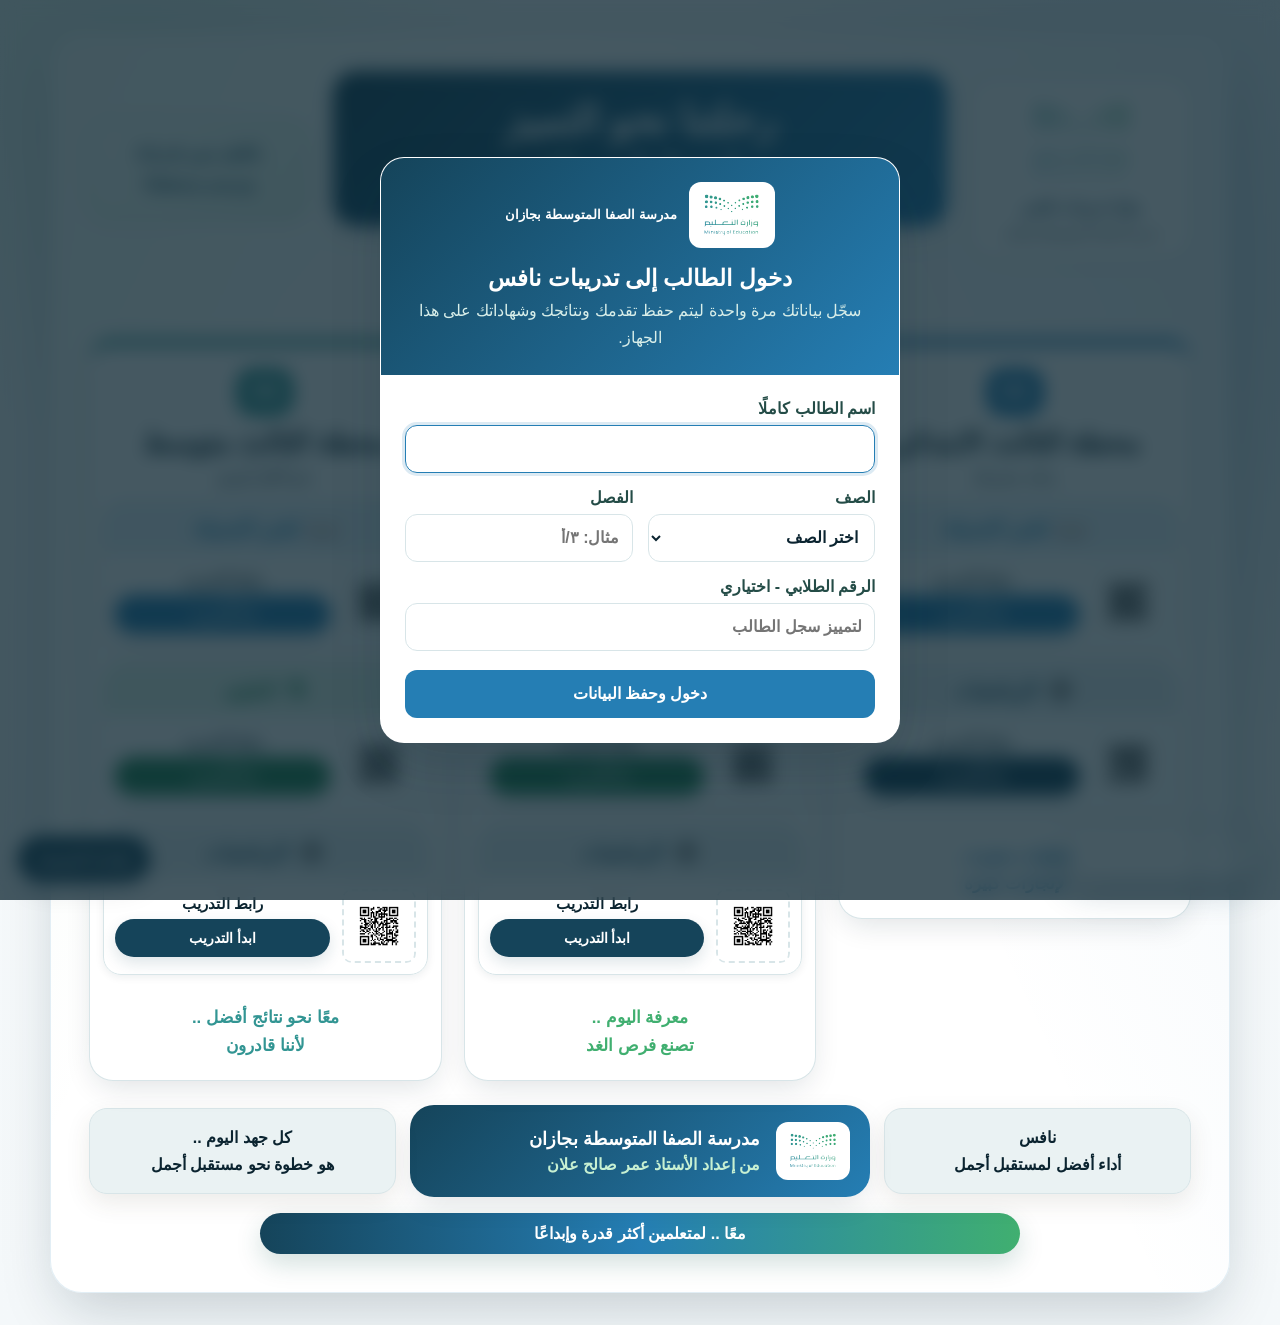
<file: index.html>
<!doctype html>
<html lang="ar" dir="rtl">
<head>
  <meta charset="utf-8">
  <meta name="viewport" content="width=device-width, initial-scale=1, viewport-fit=cover">
  <meta name="theme-color" content="#15445a">
  <meta name="description" content="رحلتنا نحو التميز مع اختبارات نافس - مدرسة الصفا المتوسطة بجازان">
  <title>رحلتنا نحو التميز مع اختبارات نافس</title>
  <link rel="icon" type="image/svg+xml" href="assets/moe-logo.svg">
  <link rel="stylesheet" href="assets/student.css">
  <style>
    :root {
      --green: #124f46;
      --green-2: #0d6d60;
      --gold: #c9a35a;
      --cream: #fffaf0;
      --ink: #173a38;
      --rose: #8e2940;
      --blue: #154f78;
      --shadow: 0 18px 42px rgba(33, 48, 42, .18);
    }

    * { box-sizing: border-box; }

    html { scroll-behavior: smooth; background: #e8f0ed; }

    body {
      margin: 0;
      min-width: 320px;
      color: var(--ink);
      font-family: "Tajawal", "Alyamama", "Geeza Pro", Tahoma, Arial, sans-serif;
      background:
        linear-gradient(rgba(247, 244, 233, .40), rgba(247, 244, 233, .72)),
        url("assets/nafes-journey-bg.png") center top / cover fixed no-repeat;
    }

    a { color: inherit; }

    .page-shell {
      min-height: 100vh;
      padding: clamp(14px, 2.5vw, 34px);
    }

    .poster {
      width: min(1180px, 100%);
      min-height: calc(100vh - 40px);
      margin: 0 auto;
      padding: clamp(18px, 3vw, 38px);
      overflow: hidden;
      border: 1px solid rgba(255, 255, 255, .72);
      border-radius: 34px;
      background:
        linear-gradient(180deg, rgba(255,255,255,.86), rgba(255,250,240,.92)),
        url("assets/nafes-journey-bg.png") center 18% / cover no-repeat;
      box-shadow: 0 26px 80px rgba(30, 58, 49, .28);
      position: relative;
      isolation: isolate;
    }

    .poster::before {
      content: "";
      position: absolute;
      inset: 0;
      z-index: -1;
      background: linear-gradient(180deg, rgba(255,255,255,.08) 0 22%, rgba(255,251,241,.62) 42%, rgba(255,251,241,.94) 100%);
    }

    .topline {
      display: grid;
      grid-template-columns: 170px 1fr 200px;
      gap: 18px;
      align-items: center;
      margin-bottom: 18px;
    }

    .nafs-mark {
      display: grid;
      place-items: center;
      gap: 2px;
      min-height: 122px;
      padding: 14px;
      border: 1px solid rgba(18,79,70,.14);
      border-radius: 24px;
      background: rgba(255,255,255,.88);
      box-shadow: 0 12px 30px rgba(22,62,57,.10);
      text-align: center;
    }

    .nafs-mark .bars {
      display: flex;
      align-items: end;
      gap: 4px;
      height: 30px;
      direction: ltr;
    }

    .nafs-mark .bars i {
      display: block;
      width: 13px;
      border-radius: 4px 4px 1px 1px;
      background: linear-gradient(180deg, #36a9a4, #145072);
      transform: skewY(-8deg);
    }

    .nafs-mark .bars i:nth-child(1) { height: 11px; }
    .nafs-mark .bars i:nth-child(2) { height: 20px; }
    .nafs-mark .bars i:nth-child(3) { height: 30px; }
    .nafs-mark strong { font-size: 1.8rem; line-height: 1; color: #164969; }
    .nafs-mark small { font-size: .76rem; line-height: 1.5; font-weight: 700; }

    .title-board {
      text-align: center;
    }

    .title-board h1 {
      margin: 0;
      padding: 18px 26px 20px;
      border: 4px solid #b89551;
      border-radius: 22px;
      color: white;
      background: linear-gradient(145deg, #173f38, #0f5c4e 58%, #153e36);
      box-shadow: inset 0 0 0 2px rgba(255,255,255,.13), 0 14px 28px rgba(24,52,44,.24);
      font-size: clamp(1.65rem, 3.2vw, 3rem);
      line-height: 1.35;
      text-wrap: balance;
    }

    .title-board h1 em {
      color: #f2cb80;
      font-style: normal;
      white-space: nowrap;
    }

    .title-board p {
      display: inline-block;
      margin: 0;
      padding: 10px 24px;
      border-radius: 0 0 16px 16px;
      background: rgba(255,250,240,.94);
      box-shadow: 0 7px 20px rgba(78,61,29,.12);
      font-size: clamp(.96rem, 1.6vw, 1.25rem);
      font-weight: 800;
    }

    .vision-note {
      padding: 18px 14px;
      border: 1px solid rgba(185,144,74,.28);
      border-radius: 4px 24px 4px 24px;
      background: rgba(255,250,240,.92);
      box-shadow: 0 12px 26px rgba(81,56,22,.12);
      color: #254b46;
      font-size: 1.05rem;
      font-weight: 800;
      line-height: 1.8;
      text-align: center;
      transform: rotate(-1.5deg);
    }

    .journey-tags {
      display: flex;
      justify-content: center;
      flex-wrap: wrap;
      gap: 8px;
      margin: 12px 0 22px;
    }

    .journey-tags span {
      padding: 7px 18px;
      border: 1px solid rgba(255,255,255,.55);
      border-radius: 999px;
      color: white;
      background: linear-gradient(135deg, #164f45, #18766c);
      box-shadow: 0 8px 18px rgba(20,74,65,.16);
      font-size: .91rem;
      font-weight: 800;
    }

    .stations {
      display: grid;
      grid-template-columns: repeat(3, minmax(0, 1fr));
      gap: clamp(12px, 1.7vw, 22px);
      align-items: start;
    }

    .station {
      --accent: #8e2940;
      --accent-soft: #f7d9df;
      min-width: 0;
      overflow: hidden;
      border: 3px solid color-mix(in srgb, var(--accent), white 42%);
      border-radius: 78px 78px 30px 30px;
      background: linear-gradient(180deg, color-mix(in srgb, var(--accent-soft), white 28%), rgba(255,255,255,.92));
      box-shadow: var(--shadow);
    }

    .station--gold { --accent: #80601f; --accent-soft: #efdfbd; }
    .station--teal { --accent: #0d5b52; --accent-soft: #c8e1d9; }

    .station-head {
      position: relative;
      padding: 20px 16px 15px;
      color: color-mix(in srgb, var(--accent), black 10%);
      text-align: center;
    }

    .station-no {
      display: grid;
      place-items: center;
      width: 72px;
      height: 54px;
      margin: -2px auto 8px;
      border: 3px solid color-mix(in srgb, var(--accent), white 35%);
      border-radius: 40px 40px 15px 15px;
      background: rgba(255,255,255,.88);
      box-shadow: inset 0 -7px 12px rgba(0,0,0,.05);
      font-size: 1.6rem;
      font-weight: 900;
      direction: ltr;
    }

    .station-head h2 { margin: 0; font-size: clamp(1.25rem, 2.2vw, 1.75rem); line-height: 1.35; }
    .station-head p { margin: 6px 0 0; font-weight: 800; }

    .tests {
      display: grid;
      gap: 12px;
      padding: 0 13px 14px;
    }

    .test-card {
      --subject: #8e2940;
      --subject-soft: #f7dbe1;
      overflow: hidden;
      border: 1px solid rgba(31,54,51,.13);
      border-radius: 18px;
      background: rgba(255,255,255,.95);
      box-shadow: 0 8px 18px rgba(50,63,58,.12);
    }

    .test-card.science { --subject: #0e5f4f; --subject-soft: #d8e7c3; }
    .test-card.math { --subject: #174f77; --subject-soft: #d8e7f4; }

    .subject-name {
      display: flex;
      align-items: center;
      justify-content: center;
      gap: 9px;
      min-height: 52px;
      padding: 8px 12px;
      color: var(--subject);
      background: linear-gradient(180deg, var(--subject-soft), rgba(255,255,255,.32));
      font-size: 1.22rem;
      font-weight: 900;
    }

    .subject-name .icon { font-size: 1.45rem; line-height: 1; }

    .test-action {
      display: grid;
      grid-template-columns: 74px minmax(0, 1fr);
      gap: 12px;
      align-items: center;
      padding: 11px;
    }

    .qr-link {
      display: block;
      border: 2px dashed color-mix(in srgb, var(--subject), white 45%);
      border-radius: 10px;
      background: white;
      transition: transform .2s ease;
    }

    .qr-link:hover { transform: scale(1.04); }
    .qr-link img { display: block; width: 100%; height: auto; border-radius: 7px; }

    .test-link {
      min-width: 0;
      text-align: center;
    }

    .test-link span { display: block; margin-bottom: 7px; font-size: .92rem; font-weight: 800; }

    .test-link a {
      display: inline-flex;
      align-items: center;
      justify-content: center;
      width: 100%;
      min-height: 38px;
      padding: 7px 10px;
      border: 2px solid var(--subject);
      border-radius: 999px;
      color: var(--subject);
      background: color-mix(in srgb, var(--subject-soft), white 35%);
      font-size: .88rem;
      font-weight: 900;
      text-decoration: none;
      transition: background .2s ease, color .2s ease, transform .2s ease;
    }

    .test-link a:hover,
    .test-link a:focus-visible {
      color: white;
      background: var(--subject);
      transform: translateY(-1px);
      outline: none;
    }

    .station-quote {
      min-height: 82px;
      display: grid;
      place-items: center;
      padding: 15px 22px 20px;
      color: var(--accent);
      font-size: 1.05rem;
      font-weight: 900;
      line-height: 1.65;
      text-align: center;
    }

    .closing {
      display: grid;
      grid-template-columns: 1fr 1.5fr 1fr;
      gap: 14px;
      align-items: center;
      margin-top: 24px;
    }

    .closing-card {
      padding: 15px;
      border: 1px solid rgba(122,87,32,.18);
      border-radius: 18px;
      background: rgba(255,250,240,.92);
      box-shadow: 0 9px 24px rgba(65,57,43,.10);
      font-weight: 800;
      line-height: 1.7;
      text-align: center;
    }

    .school-credit {
      padding: 17px 20px;
      border-radius: 20px;
      color: white;
      background: linear-gradient(135deg, #123e38, #0f6b5e);
      box-shadow: 0 12px 28px rgba(20,71,62,.22);
      text-align: center;
    }

    .school-credit strong { display: block; font-size: 1.12rem; }
    .school-credit span { display: block; margin-top: 5px; color: #f1d59b; font-weight: 800; }

    .ribbon {
      margin: 16px auto 0;
      width: min(760px, 92%);
      padding: 11px 20px;
      border-radius: 999px;
      color: #fff;
      background: linear-gradient(90deg, #0c5a4f, #168074, #0c5a4f);
      box-shadow: 0 10px 26px rgba(13,82,71,.18);
      font-size: 1.02rem;
      font-weight: 900;
      text-align: center;
    }

    .print-button {
      position: fixed;
      inset: auto auto 18px 18px;
      z-index: 10;
      min-height: 46px;
      padding: 10px 18px;
      border: 0;
      border-radius: 999px;
      color: #fff;
      background: #124f46;
      box-shadow: 0 10px 26px rgba(16,67,58,.26);
      font: inherit;
      font-weight: 800;
      cursor: pointer;
    }

    .print-button:hover,
    .print-button:focus-visible { background: #0b6b5c; outline: 3px solid rgba(13,109,96,.22); }

    @media (max-width: 900px) {
      body { background-attachment: scroll; }
      .topline { grid-template-columns: 120px 1fr; }
      .vision-note { grid-column: 1 / -1; transform: none; }
      .stations { grid-template-columns: 1fr; }
      .station { border-radius: 52px 52px 25px 25px; }
      .tests { grid-template-columns: repeat(3, minmax(0, 1fr)); }
      .test-action { grid-template-columns: 62px 1fr; }
      .closing { grid-template-columns: 1fr; }
      .school-credit { grid-row: 1; }
    }

    @media (max-width: 700px) {
      .page-shell { padding: 0; }
      .poster { min-height: 100vh; padding: 16px 12px 84px; border-radius: 0; }
      .topline { grid-template-columns: 1fr; }
      .nafs-mark { min-height: 90px; grid-template-columns: auto auto auto; justify-content: center; gap: 12px; }
      .title-board h1 { padding: 15px; font-size: 1.65rem; }
      .tests { grid-template-columns: 1fr; }
      .test-action { grid-template-columns: 82px 1fr; }
      .station-quote { min-height: auto; }
      .print-button { inset: auto 14px 14px 14px; width: calc(100% - 28px); }
    }

    @media (prefers-reduced-motion: no-preference) {
      .station { animation: rise .65s ease both; }
      .station:nth-child(2) { animation-delay: .08s; }
      .station:nth-child(3) { animation-delay: .16s; }
      @keyframes rise { from { opacity: 0; transform: translateY(16px); } to { opacity: 1; transform: translateY(0); } }
    }

    @media print {
      @page { size: A4 portrait; margin: 0; }
      html, body { width: 210mm; min-height: 297mm; background: white; }
      body { -webkit-print-color-adjust: exact; print-color-adjust: exact; }
      .page-shell { padding: 0; }
      .poster {
        width: 210mm;
        min-height: 297mm;
        padding: 7mm;
        border: 0;
        border-radius: 0;
        box-shadow: none;
      }
      .topline { grid-template-columns: 31mm 1fr 38mm; gap: 3mm; margin-bottom: 2mm; }
      .nafs-mark { min-height: 25mm; padding: 2mm; border-radius: 4mm; }
      .nafs-mark strong { font-size: 15pt; }
      .nafs-mark small { font-size: 6.5pt; }
      .vision-note { padding: 3mm 2mm; font-size: 8pt; line-height: 1.5; }
      .title-board h1 { padding: 3mm; border-width: 1mm; border-radius: 4mm; font-size: 18pt; }
      .title-board p { padding: 2mm 5mm; font-size: 8pt; }
      .journey-tags { margin: 2mm 0 4mm; gap: 1.5mm; }
      .journey-tags span { padding: 1.5mm 4mm; font-size: 7pt; }
      .stations { gap: 3mm; }
      .station { border-width: .7mm; border-radius: 12mm 12mm 5mm 5mm; box-shadow: 0 2mm 5mm rgba(33,48,42,.16); }
      .station-head { padding: 3mm 2mm 2mm; }
      .station-no { width: 14mm; height: 10mm; margin-bottom: 1mm; border-width: .7mm; font-size: 12pt; }
      .station-head h2 { font-size: 11pt; }
      .station-head p { margin-top: 1mm; font-size: 6.7pt; }
      .tests { gap: 2mm; padding: 0 2mm 2mm; }
      .test-card { border-radius: 3mm; box-shadow: 0 1mm 3mm rgba(50,63,58,.11); }
      .subject-name { min-height: 9mm; padding: 1mm 2mm; font-size: 9pt; }
      .subject-name .icon { font-size: 11pt; }
      .test-action { grid-template-columns: 14mm 1fr; gap: 2mm; padding: 2mm; }
      .test-link span { margin-bottom: 1mm; font-size: 6.5pt; }
      .test-link a { min-height: 7mm; padding: 1mm 2mm; border-width: .5mm; font-size: 6.5pt; }
      .station-quote { min-height: 16mm; padding: 2mm 3mm 3mm; font-size: 7.5pt; line-height: 1.4; }
      .closing { gap: 2mm; margin-top: 4mm; }
      .closing-card, .school-credit { padding: 2.5mm; border-radius: 3mm; font-size: 7pt; line-height: 1.45; }
      .school-credit strong { font-size: 8pt; }
      .school-credit span { margin-top: 1mm; font-size: 7pt; }
      .ribbon { margin-top: 2mm; padding: 2mm; font-size: 7.5pt; }
      .print-button { display: none !important; }
    }
  </style>
  <link rel="stylesheet" href="assets/moe-theme.css">
</head>
<body>
  <div class="student-gate" id="studentGate" role="dialog" aria-modal="true" aria-labelledby="studentGateTitle">
    <div class="student-gate__card">
      <div class="student-gate__head">
        <div class="student-gate__brand"><img src="assets/moe-logo.svg" alt="شعار وزارة التعليم"><span>مدرسة الصفا المتوسطة بجازان</span></div>
        <strong id="studentGateTitle">دخول الطالب إلى تدريبات نافس</strong>
        <span>سجّل بياناتك مرة واحدة ليتم حفظ تقدمك ونتائجك وشهاداتك على هذا الجهاز.</span>
      </div>
      <form class="student-form" id="studentForm">
        <label>اسم الطالب كاملًا<input id="studentName" name="studentName" maxlength="60" autocomplete="name" required></label>
        <label>الصف<select id="studentGrade" name="studentGrade" required><option value="">اختر الصف</option><option>الصف الثالث الابتدائي</option><option>الصف السادس الابتدائي</option><option>الصف الثالث المتوسط</option></select></label>
        <label>الفصل<input id="studentClass" name="studentClass" maxlength="20" placeholder="مثال: ٣/أ"></label>
        <label>الرقم الطلابي - اختياري<input id="studentNumber" name="studentNumber" inputmode="numeric" maxlength="20" placeholder="لتمييز سجل الطالب"></label>
        <div class="student-form__actions"><button type="submit">دخول وحفظ البيانات</button><button class="secondary" type="button" id="closeStudentGate">إلغاء</button></div>
      </form>
    </div>
  </div>

  <main class="page-shell">
    <section class="poster" aria-labelledby="page-title">
      <header class="topline">
        <div class="nafs-mark" aria-label="وزارة التعليم - بوابة تدريبات نافس">
          <img src="assets/moe-logo.svg" alt="شعار وزارة التعليم السعودية">
          <strong>بوابة تدريبات نافس</strong>
          <small>مدرسة الصفا المتوسطة بجازان</small>
        </div>

        <div class="title-board">
          <h1 id="page-title">رحلتنا نحو التميز<br>مع اختبارات <em>نافس</em></h1>
          <p>خطوة تقيس .. وأثرًا يصنع الفرق</p>
        </div>

        <div class="vision-note">بالعلم نبني قدراتنا<br>ونرسم مستقبلنا</div>
      </header>

      <div class="journey-tags" aria-label="محاور الرحلة">
        <span>معرفة</span><span>مهارة</span><span>مستقبل واعد</span>
      </div>

      <section class="student-dashboard" id="studentDashboard" aria-label="متابعة تقدم الطالب" hidden>
        <div class="student-dashboard__top">
          <div class="student-dashboard__identity">
            <div class="student-dashboard__avatar" id="studentAvatar">ط</div>
            <div><strong id="studentGreeting">مرحبًا</strong><span id="studentMeta"></span></div>
          </div>
          <button class="student-dashboard__edit" id="editStudentProfile" type="button">تعديل بيانات الطالب</button>
        </div>
        <div class="student-stats">
          <div class="student-stat"><b id="completedCount">0/8</b><span>تدريبات مكتملة</span></div>
          <div class="student-stat"><b id="bestScore">0%</b><span>أفضل نتيجة</span></div>
          <div class="student-stat"><b id="attemptsCount">0</b><span>إجمالي المحاولات</span></div>
          <div class="student-stat"><b id="certificateCount">0</b><span>شهادات متاحة</span></div>
        </div>
        <div class="progress-note">تُحفظ النتائج تلقائيًا بعد إنهاء كل تدريب. نتيجة ٦٠٪ فأعلى تمنح شهادة اجتياز، وما دون ذلك يمنح شهادة تحفيز للاستمرار في التدريب.</div>
        <div id="certificateSection" hidden><div class="certificate-list" id="certificateList"></div></div>
      </section>

      <section class="stations" aria-label="محطات اختبارات نافس">
        <article class="station">
          <header class="station-head">
            <div class="station-no">03</div>
            <h2>محطة الثالث الابتدائي</h2>
            <p>بداية مشرقة</p>
          </header>
          <div class="tests">
            <section class="test-card">
              <div class="subject-name"><span class="icon" aria-hidden="true">📖</span> لغتي الجميلة</div>
              <div class="test-action">
                <a class="qr-link" href="tests/grade3-primary-arabic.html" aria-label="فتح اختبار لغتي الجميلة للصف الثالث الابتدائي"><img src="assets/grade3-primary-arabic.png" alt="رمز الاستجابة السريعة لاختبار لغتي الجميلة"></a>
                <div class="test-link"><span>رابط التدريب</span><a href="tests/grade3-primary-arabic.html">ابدأ التدريب</a></div>
              </div>
            </section>
            <section class="test-card math">
              <div class="subject-name"><span class="icon" aria-hidden="true">➗</span> الرياضيات</div>
              <div class="test-action">
                <a class="qr-link" href="tests/grade3-primary-math.html" aria-label="فتح اختبار الرياضيات للصف الثالث الابتدائي"><img src="assets/grade3-primary-math.png" alt="رمز الاستجابة السريعة لاختبار الرياضيات"></a>
                <div class="test-link"><span>رابط التدريب</span><a href="tests/grade3-primary-math.html">ابدأ التدريب</a></div>
              </div>
            </section>
          </div>
          <div class="station-quote">خطوات صغيرة ..<br>لإنجازات كبيرة</div>
        </article>

        <article class="station station--gold">
          <header class="station-head">
            <div class="station-no">06</div>
            <h2>محطة السادس الابتدائي</h2>
            <p>نخطو بثقة نحو المستقبل</p>
          </header>
          <div class="tests">
            <section class="test-card">
              <div class="subject-name"><span class="icon" aria-hidden="true">📖</span> لغتي الجميلة</div>
              <div class="test-action">
                <a class="qr-link" href="tests/grade6-primary-arabic.html" aria-label="فتح اختبار لغتي الجميلة للصف السادس الابتدائي"><img src="assets/grade6-primary-arabic.png" alt="رمز الاستجابة السريعة لاختبار لغتي الجميلة"></a>
                <div class="test-link"><span>رابط التدريب</span><a href="tests/grade6-primary-arabic.html">ابدأ التدريب</a></div>
              </div>
            </section>
            <section class="test-card science">
              <div class="subject-name"><span class="icon" aria-hidden="true">⚗</span> العلوم</div>
              <div class="test-action">
                <a class="qr-link" href="tests/grade6-primary-science.html" aria-label="فتح اختبار العلوم للصف السادس الابتدائي"><img src="assets/grade6-primary-science.png" alt="رمز الاستجابة السريعة لاختبار العلوم"></a>
                <div class="test-link"><span>رابط التدريب</span><a href="tests/grade6-primary-science.html">ابدأ التدريب</a></div>
              </div>
            </section>
            <section class="test-card math">
              <div class="subject-name"><span class="icon" aria-hidden="true">➗</span> الرياضيات</div>
              <div class="test-action">
                <a class="qr-link" href="tests/grade6-primary-math.html" aria-label="فتح اختبار الرياضيات للصف السادس الابتدائي"><img src="assets/grade6-primary-math.png" alt="رمز الاستجابة السريعة لاختبار الرياضيات"></a>
                <div class="test-link"><span>رابط التدريب</span><a href="tests/grade6-primary-math.html">ابدأ التدريب</a></div>
              </div>
            </section>
          </div>
          <div class="station-quote">معرفة اليوم ..<br>تصنع فرص الغد</div>
        </article>

        <article class="station station--teal">
          <header class="station-head">
            <div class="station-no">03</div>
            <h2>محطة الثالث متوسط</h2>
            <p>نحو آفاق أوسع</p>
          </header>
          <div class="tests">
            <section class="test-card">
              <div class="subject-name"><span class="icon" aria-hidden="true">📖</span> لغتي الجميلة</div>
              <div class="test-action">
                <a class="qr-link" href="tests/grade3-middle-arabic.html" aria-label="فتح اختبار لغتي الجميلة للصف الثالث المتوسط"><img src="assets/grade3-middle-arabic.png" alt="رمز الاستجابة السريعة لاختبار لغتي الجميلة"></a>
                <div class="test-link"><span>رابط التدريب</span><a href="tests/grade3-middle-arabic.html">ابدأ التدريب</a></div>
              </div>
            </section>
            <section class="test-card science">
              <div class="subject-name"><span class="icon" aria-hidden="true">⚗</span> العلوم</div>
              <div class="test-action">
                <a class="qr-link" href="tests/grade3-middle-science.html" aria-label="فتح اختبار العلوم للصف الثالث المتوسط"><img src="assets/grade3-middle-science.png" alt="رمز الاستجابة السريعة لاختبار العلوم"></a>
                <div class="test-link"><span>رابط التدريب</span><a href="tests/grade3-middle-science.html">ابدأ التدريب</a></div>
              </div>
            </section>
            <section class="test-card math">
              <div class="subject-name"><span class="icon" aria-hidden="true">➗</span> الرياضيات</div>
              <div class="test-action">
                <a class="qr-link" href="tests/grade3-middle-math.html" aria-label="فتح اختبار الرياضيات للصف الثالث المتوسط"><img src="assets/grade3-middle-math.png" alt="رمز الاستجابة السريعة لاختبار الرياضيات"></a>
                <div class="test-link"><span>رابط التدريب</span><a href="tests/grade3-middle-math.html">ابدأ التدريب</a></div>
              </div>
            </section>
          </div>
          <div class="station-quote">معًا نحو نتائج أفضل ..<br>لأننا قادرون</div>
        </article>
      </section>

      <footer>
        <div class="closing">
          <div class="closing-card">نافس<br><strong>أداء أفضل لمستقبل أجمل</strong></div>
          <div class="school-credit"><img src="assets/moe-logo.svg" alt="شعار وزارة التعليم"><div><strong>مدرسة الصفا المتوسطة بجازان</strong><span>من إعداد الأستاذ عمر صالح علان</span></div></div>
          <div class="closing-card">كل جهد اليوم ..<br><strong>هو خطوة نحو مستقبل أجمل</strong></div>
        </div>
        <div class="ribbon">معًا .. لمتعلمين أكثر قدرة وإبداعًا</div>
      </footer>
    </section>
  </main>

  <a class="platform-entry" href="platform.html">بوابات الإدارة والمعلمين</a>
  <button class="print-button" type="button" onclick="window.print()">طباعة الصفحة</button>
  <script src="assets/portal.js"></script>
</body>
</html>
</file>
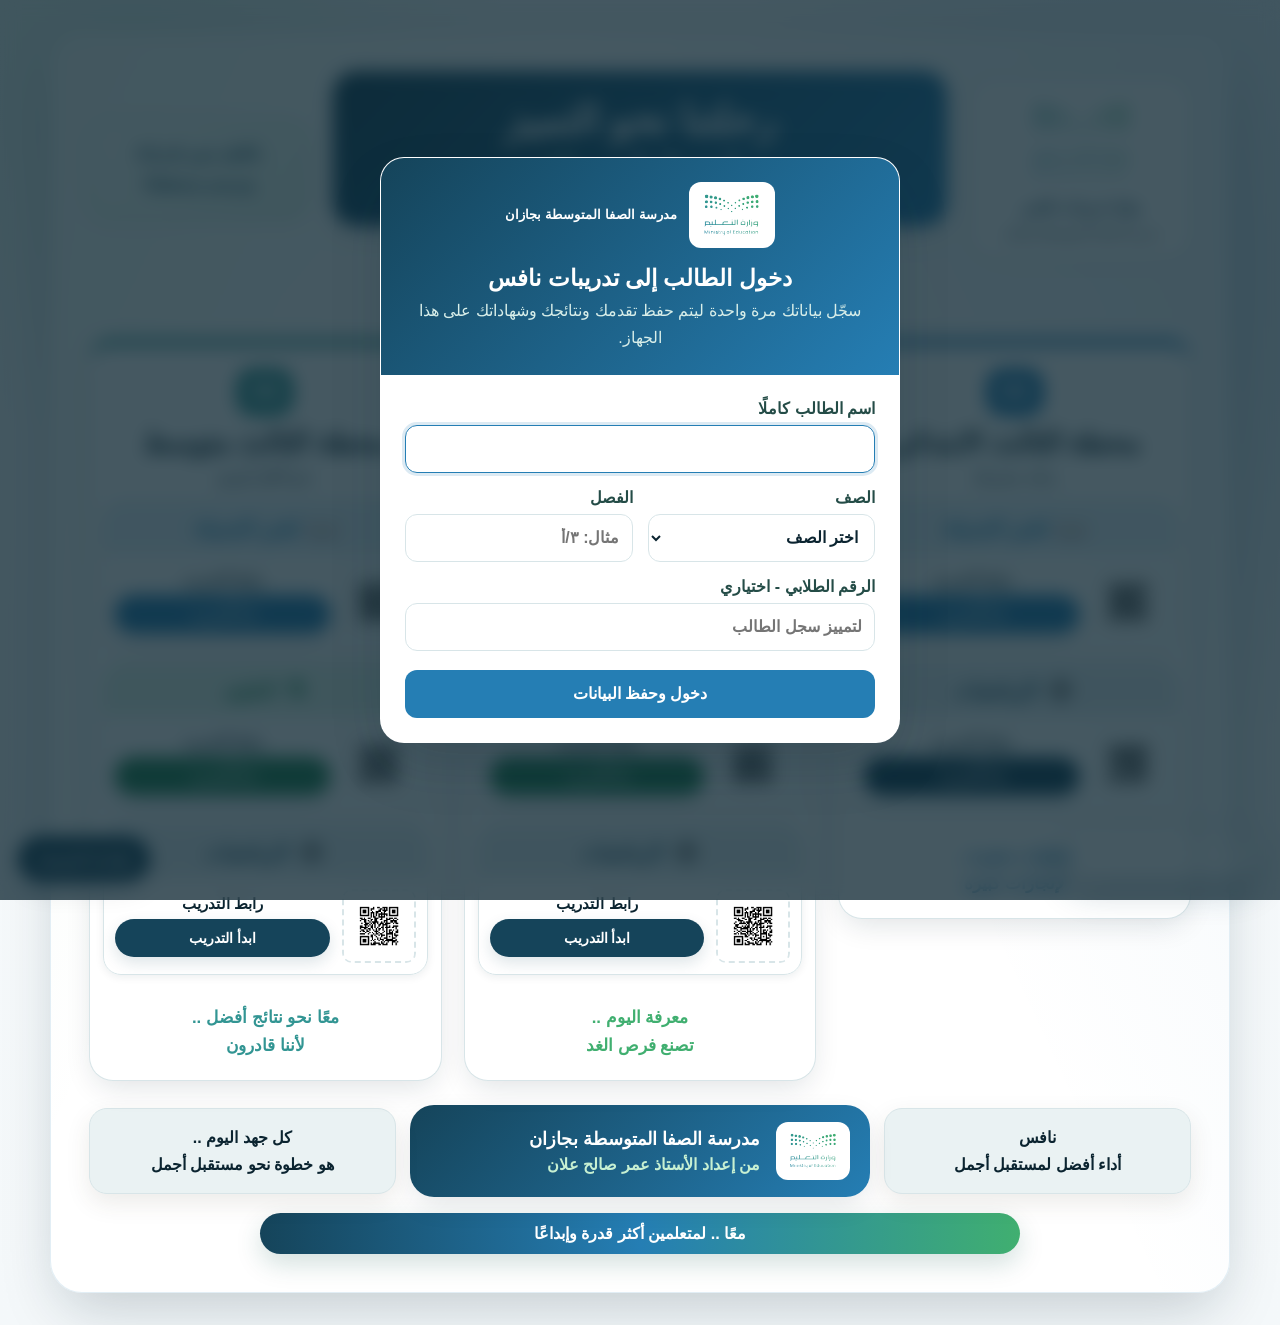
<file: t/index.html>
<!doctype html>
<html lang="ar" dir="rtl">
<head>
  <meta charset="utf-8">
  <meta name="viewport" content="width=device-width,initial-scale=1">
  <title>فتح تدريب نافس</title>
</head>
<body>
  <p style="font-family:Tahoma,Arial,sans-serif;text-align:center;margin-top:20vh">جارٍ فتح التدريب...</p>
  <script>
    const routes={1:'grade3-primary-arabic',2:'grade3-primary-math',3:'grade6-primary-arabic',4:'grade6-primary-science',5:'grade6-primary-math',6:'grade3-middle-arabic',7:'grade3-middle-science',8:'grade3-middle-math'};
    const page=routes[new URLSearchParams(location.search).get('q')];
    location.replace(page?'../tests/'+page+'.html':'../index.html');
  </script>
</body>
</html>
</file>
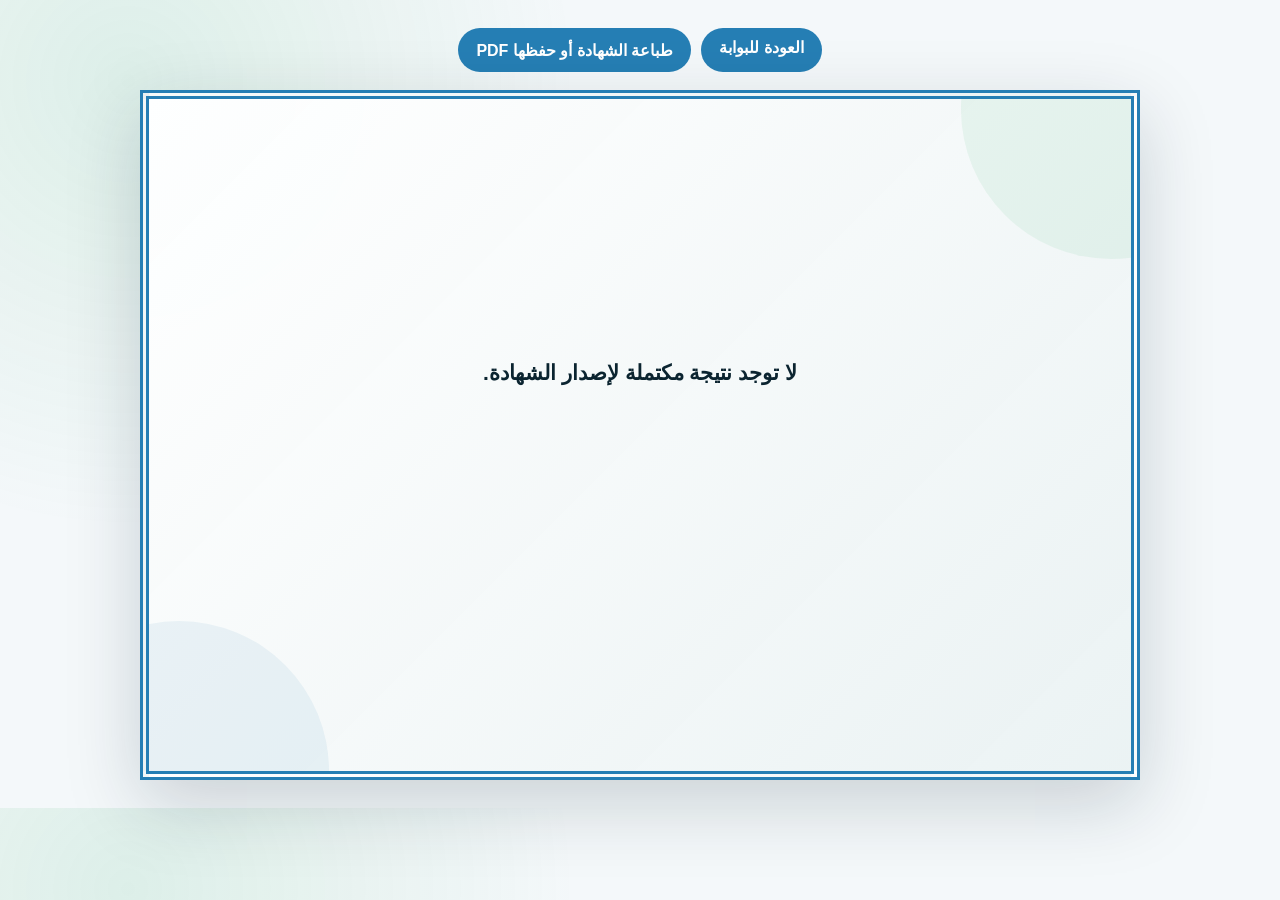
<file: certificate.html>
<!doctype html>
<html lang="ar" dir="rtl">
<head>
  <meta charset="utf-8">
  <meta name="viewport" content="width=device-width, initial-scale=1">
  <title>شهادة الطالب | تدريبات نافس</title>
  <style>
    *{box-sizing:border-box}body{margin:0;padding:28px;color:#0b2430;background:radial-gradient(circle at 10% 10%,rgba(64,175,112,.13),transparent 28rem),#f4f8fa;font-family:"Tajawal","Alyamama",Tahoma,Arial,sans-serif}.toolbar{display:flex;justify-content:center;gap:10px;margin-bottom:18px}.toolbar button,.toolbar a{min-height:44px;padding:10px 18px;border:0;border-radius:999px;color:#fff;background:#257eb4;font:inherit;font-weight:900;text-decoration:none;cursor:pointer}.certificate{width:min(1000px,100%);min-height:690px;margin:auto;padding:24px;border:9px double #257eb4;background:linear-gradient(135deg,rgba(255,255,255,.98),rgba(234,242,243,.96));box-shadow:0 24px 70px rgba(11,36,48,.18);position:relative;overflow:hidden}.certificate:before,.certificate:after{content:"";position:absolute;width:300px;height:300px;border-radius:50%;background:rgba(64,175,112,.09)}.certificate:before{right:-130px;top:-140px}.certificate:after{left:-120px;bottom:-150px;background:rgba(37,126,180,.08)}.inner{min-height:625px;padding:42px;border:2px solid #40af70;text-align:center;position:relative;z-index:1}.logo{display:block;width:145px;height:104px;margin:auto;padding:8px;border-radius:18px;background:#fff;object-fit:contain;box-shadow:0 6px 20px rgba(11,36,48,.08)}.school{margin:14px 0 4px;color:#15445a;font-size:20px;font-weight:900}.certificate h1{margin:24px 0 10px;color:#257eb4;font-size:44px}.lead{margin:0;color:#657980;font-size:20px}.student{margin:23px auto 15px;color:#15445a;font-size:38px;font-weight:900}.certificate p{font-size:19px;line-height:2}.score{display:inline-flex;gap:25px;margin:18px auto;padding:14px 25px;border-radius:18px;background:#eaf2f3}.score b{display:block;color:#257eb4;font-size:28px}.score span{font-size:13px;font-weight:800}.meta{display:flex;justify-content:space-between;gap:18px;margin-top:32px;padding-top:18px;border-top:1px solid #d8e5e8;color:#657980;font-size:14px}.author{margin-top:16px;color:#218452;font-weight:900}.empty{display:grid;place-items:center;min-height:500px;font-size:21px;font-weight:800}.level{color:#218452;font-weight:900}@media(max-width:700px){body{padding:10px}.certificate{padding:10px;border-width:6px}.inner{padding:26px 15px}.certificate h1{font-size:31px}.student{font-size:28px}.certificate p{font-size:16px}.meta{flex-direction:column}.score{gap:12px}}@page{size:A4 landscape;margin:0}@media print{body{padding:0;background:#fff;-webkit-print-color-adjust:exact;print-color-adjust:exact}.toolbar{display:none}.certificate{width:297mm;height:210mm;min-height:210mm;padding:8mm;border-width:3mm;box-shadow:none}.inner{min-height:184mm;padding:11mm}.certificate h1{font-size:34pt}.student{font-size:27pt}}
  </style>
</head>
<body>
  <div class="toolbar"><a href="index.html">العودة للبوابة</a><button type="button" onclick="window.print()">طباعة الشهادة أو حفظها PDF</button></div>
  <main class="certificate" id="certificate"><div class="empty">جارٍ إعداد الشهادة...</div></main>
  <script>
    (function(){
      const TESTS={
        'grade3-primary-arabic':['لغتي الجميلة','الصف الثالث الابتدائي'],'grade3-primary-math':['الرياضيات','الصف الثالث الابتدائي'],
        'grade6-primary-arabic':['لغتي الجميلة','الصف السادس الابتدائي'],'grade6-primary-science':['العلوم','الصف السادس الابتدائي'],'grade6-primary-math':['الرياضيات','الصف السادس الابتدائي'],
        'grade3-middle-arabic':['لغتي الجميلة','الصف الثالث المتوسط'],'grade3-middle-science':['العلوم','الصف الثالث المتوسط'],'grade3-middle-math':['الرياضيات','الصف الثالث المتوسط']
      };
      const read=(key)=>{try{return JSON.parse(localStorage.getItem(key))}catch(_){return null}};
      const profile=read('safa_nafs_student_v1'); const progress=read('safa_nafs_progress_v1')||{}; const id=new URLSearchParams(location.search).get('test'); const test=TESTS[id]; const item=progress[id]; const root=document.getElementById('certificate');
      const esc=(v)=>String(v||'').replace(/[&<>\"]/g,c=>({'&':'&amp;','<':'&lt;','>':'&gt;','\"':'&quot;'}[c]));
      if(!profile||!test||!item?.completed){root.innerHTML='<div class="empty">لا توجد نتيجة مكتملة لإصدار الشهادة.</div>';return}
      const pct=Number(item.bestPercent||0); const passed=pct>=60; const kind=passed?'شهادة اجتياز':'شهادة تحفيز واستمرار'; const level=pct>=90?'مستوى متميز':pct>=80?'مستوى متقن':pct>=60?'مستوى مجتاز':'يحتاج إلى مزيد من التدريب'; const date=new Intl.DateTimeFormat('ar-SA-u-ca-islamic-umalqura',{year:'numeric',month:'long',day:'numeric'}).format(new Date(item.lastCompletedAt)); const code='SAFA-'+profile.id+'-'+id.replace(/[^a-z0-9]/g,'').slice(-8).toUpperCase()+'-'+String(new Date(item.lastCompletedAt).getTime()).slice(-6);
      root.innerHTML='<div class="inner"><img class="logo" src="assets/moe-logo.svg" alt="شعار وزارة التعليم"><div class="school">مدرسة الصفا المتوسطة بجازان</div><h1>'+kind+'</h1><p class="lead">تُمنح هذه الشهادة للطالب</p><div class="student">'+esc(profile.name)+'</div><p>تقديرًا لإتمام تدريب <strong>'+test[0]+'</strong> ضمن تدريبات اختبارات نافس<br><span class="level">'+level+'</span></p><div class="score"><div><b>'+pct+'%</b><span>أفضل نتيجة</span></div><div><b>'+Number(item.attempts||1)+'</b><span>عدد المحاولات</span></div></div><div class="meta"><span>'+test[1]+(profile.classRoom?' · الفصل '+esc(profile.classRoom):'')+'</span><span>تاريخ الإصدار: '+date+'</span><span>رقم التحقق: '+code+'</span></div><div class="author">من إعداد الأستاذ عمر صالح علان</div></div>';
    })();
  </script>
</body>
</html>
</file>
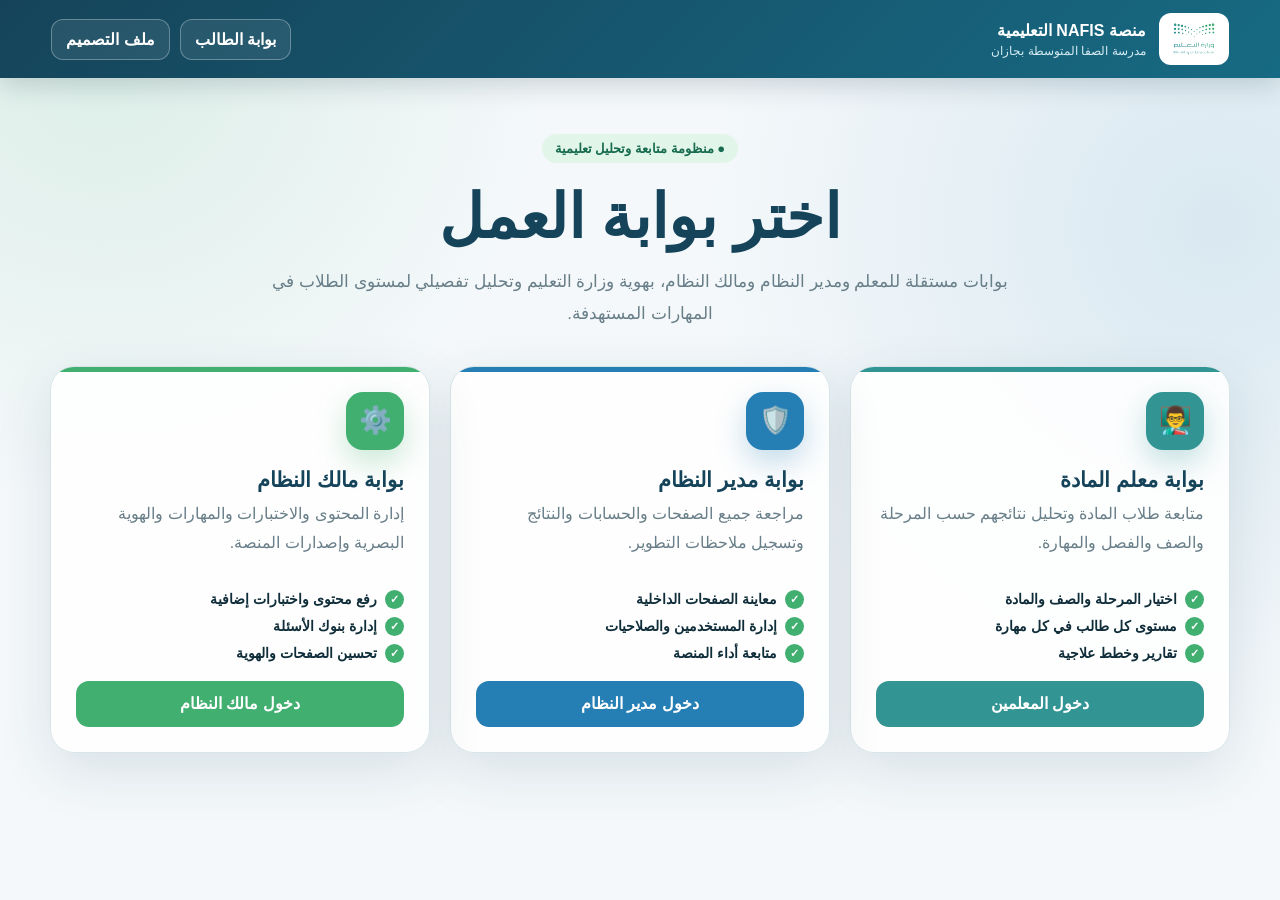
<file: platform.html>
<!doctype html><html lang="ar" dir="rtl"><head><meta charset="utf-8"><meta name="viewport" content="width=device-width,initial-scale=1"><meta name="theme-color" content="#15445a"><title>بوابات منصة NAFIS | مدرسة الصفا المتوسطة بجازان</title><link rel="icon" href="assets/moe-logo.svg"><link rel="stylesheet" href="assets/platform.css"></head>
<body class="platform-shell"><header class="topbar"><div class="brand"><img src="assets/moe-logo.svg" alt="شعار وزارة التعليم"><div><strong>منصة NAFIS التعليمية</strong><span>مدرسة الصفا المتوسطة بجازان</span></div></div><div class="top-actions"><a href="index.html">بوابة الطالب</a><a href="https://www.figma.com/design/aJ6wSKRpPFQLZo8siaBQou" target="_blank" rel="noopener">ملف التصميم</a></div></header>
<main class="gateway"><div class="gateway-head"><span class="eyebrow">● منظومة متابعة وتحليل تعليمية</span><h1>اختر بوابة العمل</h1><p>بوابات مستقلة للمعلم ومدير النظام ومالك النظام، بهوية وزارة التعليم وتحليل تفصيلي لمستوى الطلاب في المهارات المستهدفة.</p></div>
<section class="role-grid" aria-label="بوابات المستخدمين">
<article class="role-card" style="--role-color:#329593"><div class="role-icon">👨‍🏫</div><h2>بوابة معلم المادة</h2><p>متابعة طلاب المادة وتحليل نتائجهم حسب المرحلة والصف والفصل والمهارة.</p><ul class="role-list"><li>اختيار المرحلة والصف والمادة</li><li>مستوى كل طالب في كل مهارة</li><li>تقارير وخطط علاجية</li></ul><button data-role="teacher">دخول المعلمين</button></article>
<article class="role-card" style="--role-color:#257eb4"><div class="role-icon">🛡️</div><h2>بوابة مدير النظام</h2><p>مراجعة جميع الصفحات والحسابات والنتائج وتسجيل ملاحظات التطوير.</p><ul class="role-list"><li>معاينة الصفحات الداخلية</li><li>إدارة المستخدمين والصلاحيات</li><li>متابعة أداء المنصة</li></ul><button data-role="admin">دخول مدير النظام</button></article>
<article class="role-card" style="--role-color:#40af70"><div class="role-icon">⚙️</div><h2>بوابة مالك النظام</h2><p>إدارة المحتوى والاختبارات والمهارات والهوية البصرية وإصدارات المنصة.</p><ul class="role-list"><li>رفع محتوى واختبارات إضافية</li><li>إدارة بنوك الأسئلة</li><li>تحسين الصفحات والهوية</li></ul><button data-role="owner">دخول مالك النظام</button></article>
</section>
<section class="auth-panel hidden" id="authPanel" aria-live="polite"><div class="auth-panel__head"><div><h2 id="authTitle">تسجيل الدخول</h2><p id="authDescription"></p></div><button class="close-auth" id="closeAuth" type="button" aria-label="إغلاق">✕</button></div><form class="form-grid" id="roleForm"><input type="hidden" id="selectedRole"><div class="field full"><label for="email">البريد الإلكتروني</label><input id="email" type="email" required placeholder="name@example.com" autocomplete="email"></div><div class="field full"><label for="password">كلمة المرور</label><input id="password" type="password" required minlength="6" placeholder="ستة أحرف على الأقل" autocomplete="current-password"></div><div id="teacherFields" class="field full hidden"><div class="form-grid"><div class="field"><label for="stage">المرحلة</label><select id="stage"><option>المرحلة المتوسطة</option><option>المرحلة الابتدائية</option></select></div><div class="field"><label for="grade">الصف</label><select id="grade"><option>الصف الثالث المتوسط</option><option>الصف السادس الابتدائي</option><option>الصف الثالث الابتدائي</option></select></div><div class="field full"><label for="subject">المادة</label><select id="subject"><option>لغتي الجميلة</option><option>الرياضيات</option><option>العلوم</option></select></div></div></div><button class="form-submit" type="submit">دخول إلى لوحة العمل</button></form><div class="preview-note">نسخة المراجعة الحالية تتيح معاينة جميع اللوحات مباشرة. عند ربط مشروع Supabase المستقل ستُفعّل الحسابات الحقيقية والمزامنة المركزية بين أجهزة الطلاب والمعلمين.</div></section>
</main><script src="assets/platform-data.js"></script><script src="assets/platform-auth.js"></script></body></html>
</file>
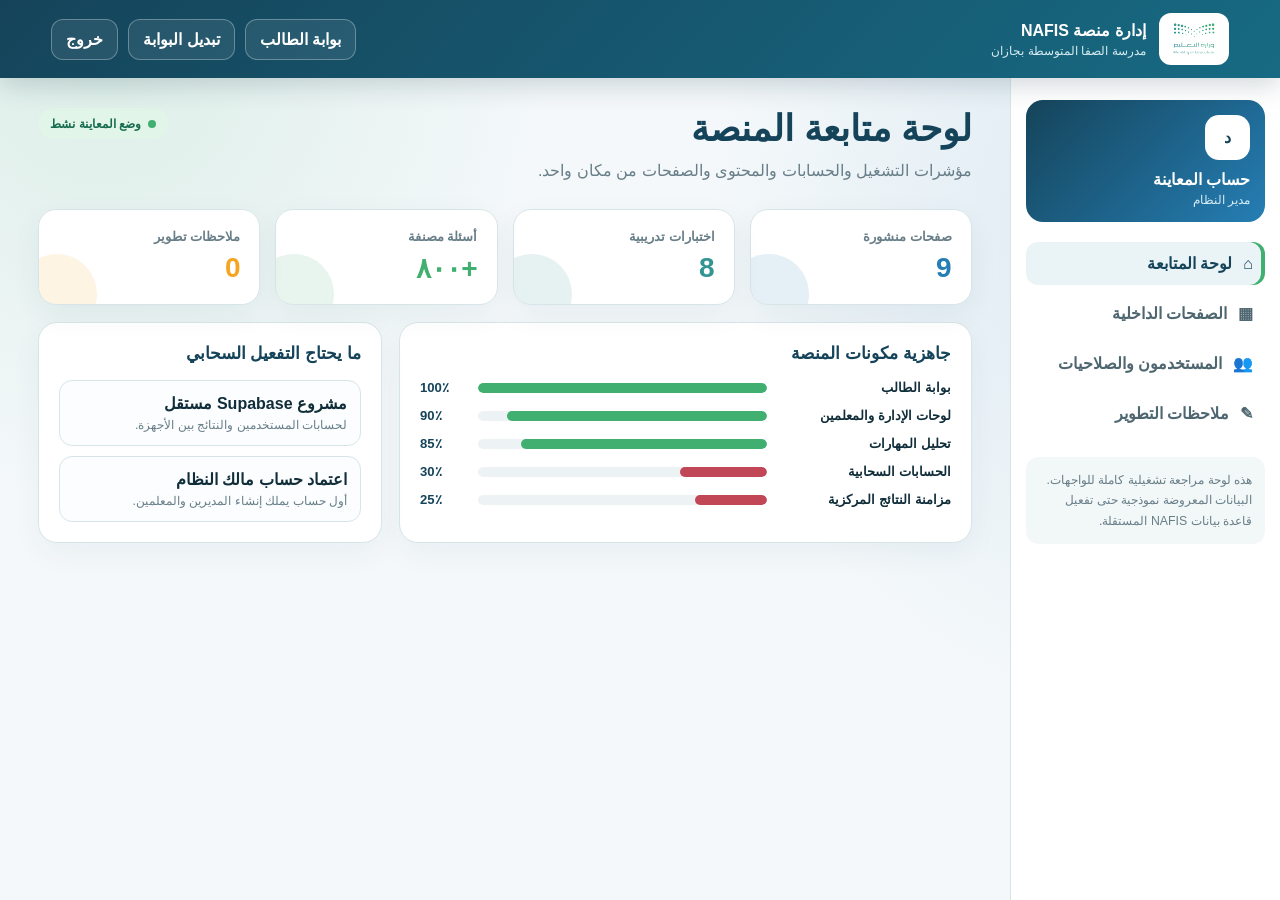
<file: workspace.html>
<!doctype html><html lang="ar" dir="rtl"><head><meta charset="utf-8"><meta name="viewport" content="width=device-width,initial-scale=1"><meta name="theme-color" content="#15445a"><title>لوحة منصة NAFIS</title><link rel="icon" href="assets/moe-logo.svg"><link rel="stylesheet" href="assets/platform.css"></head><body class="platform-shell"><header class="topbar"><div class="brand"><img src="assets/moe-logo.svg" alt="شعار وزارة التعليم"><div><strong id="workspaceTitle">منصة NAFIS التعليمية</strong><span>مدرسة الصفا المتوسطة بجازان</span></div></div><div class="top-actions"><a href="index.html">بوابة الطالب</a><a href="platform.html">تبديل البوابة</a><button id="logout" type="button">خروج</button></div></header><div class="workspace"><aside class="sidebar"><div class="user-card"><div class="user-avatar" id="userAvatar">م</div><strong id="userName">حساب المعاينة</strong><span id="userRole">مدير النظام</span></div><nav class="nav" id="nav"></nav><div class="sidebar-foot">هذه لوحة مراجعة تشغيلية كاملة للواجهات. البيانات المعروضة نموذجية حتى تفعيل قاعدة بيانات NAFIS المستقلة.</div></aside><main class="content" id="content"></main></div><script src="assets/platform-data.js"></script><script src="assets/workspace.js"></script></body></html>
</file>
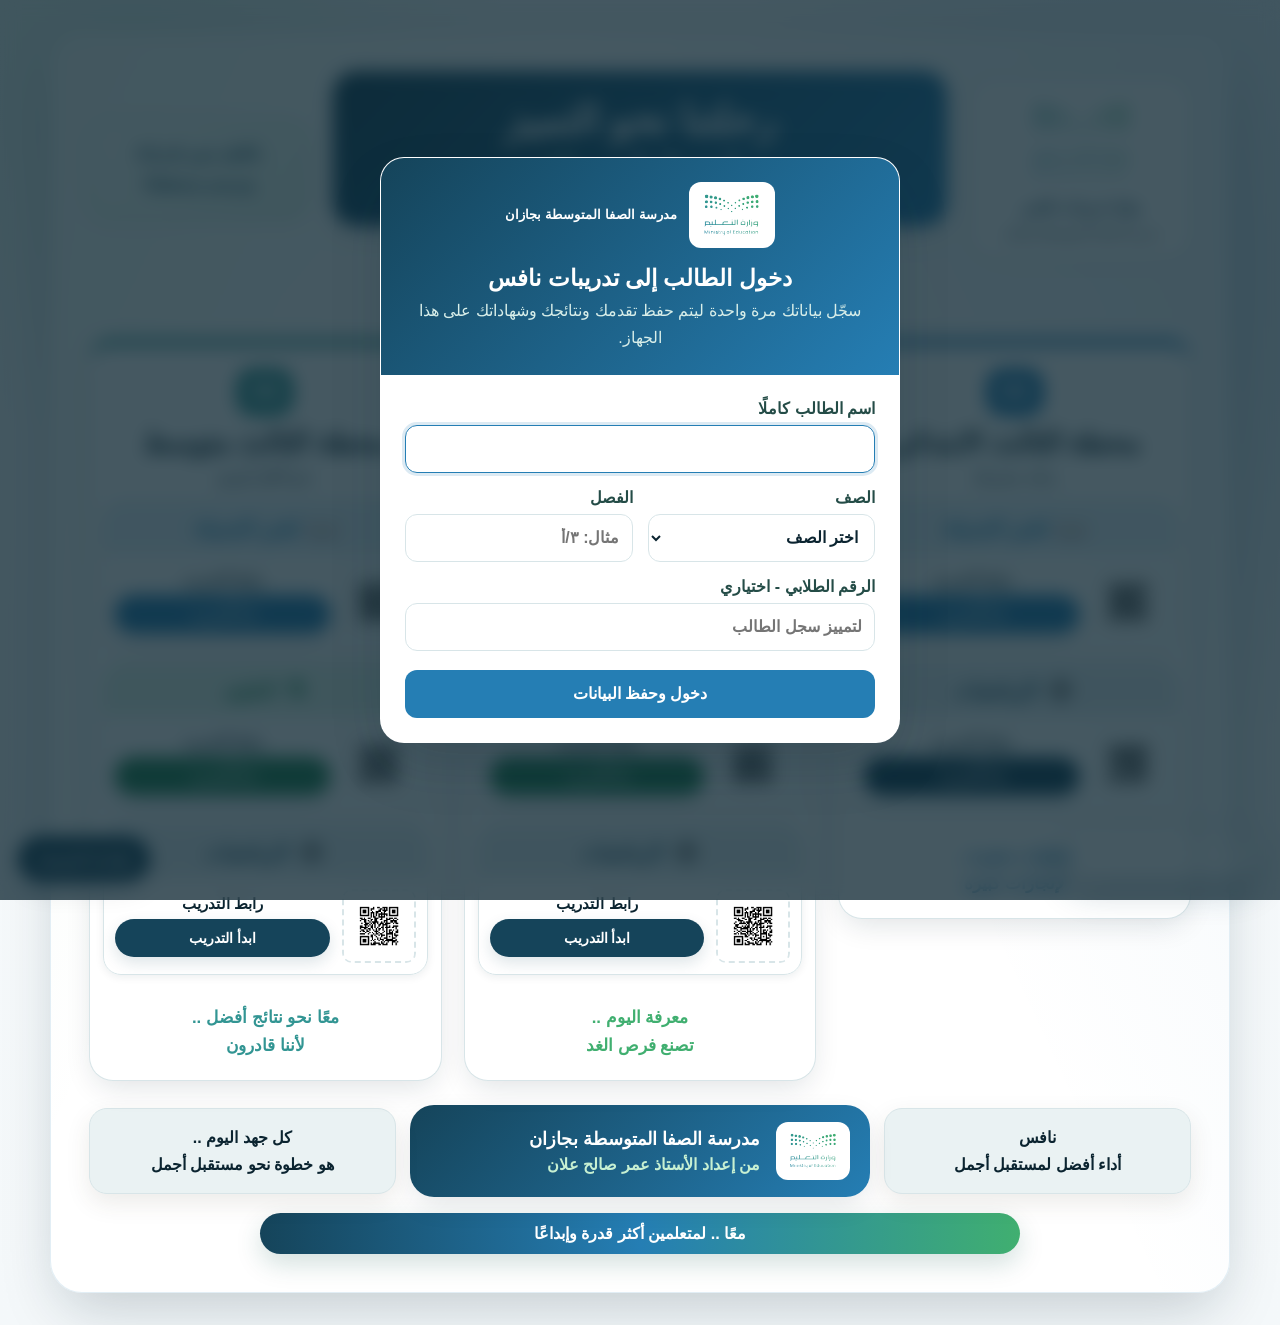
<file: tests/grade3-middle-arabic.html>
<!DOCTYPE html>
<html lang="ar" dir="rtl">
<head>
<meta charset="UTF-8">
<meta name="viewport" content="width=device-width, initial-scale=1.0">
<title>تدريبات نافس | لغتي الجميلة | مدرسة الصفا المتوسطة بجازان</title>
<style>
:root{
  --navy:#16324f;
  --navy-2:#0e2338;
  --teal:#0f7a72;
  --teal-light:#e4f4f2;
  --gold:#c9972e;
  --gold-light:#faf1dd;
  --bg:#f5f7f9;
  --card:#ffffff;
  --ink:#1c2b3a;
  --sub:#6b7c8c;
  --line:#e6ebef;
  --good:#1e8a5f;
  --good-bg:#e8f7ef;
  --bad:#c8433f;
  --bad-bg:#fdeceb;
  --radius:18px;
  --shadow:0 10px 30px rgba(22,50,79,.08);
  --shadow-sm:0 4px 14px rgba(22,50,79,.06);
}
*{box-sizing:border-box;margin:0;padding:0}
html,body{background:var(--bg);color:var(--ink);font-family:'Tajawal','Cairo',system-ui,-apple-system,'Segoe UI',sans-serif;direction:rtl}
body{min-height:100vh;display:flex;flex-direction:column}
button{font-family:inherit;cursor:pointer}
.wrap{max-width:980px;margin:0 auto;width:100%;padding:0 18px;flex:1;display:flex;flex-direction:column}

/* ---------- Header ---------- */
header.app-head{background:linear-gradient(135deg,var(--navy) 0%,var(--navy-2) 100%);padding:18px 0 26px}
.head-inner{max-width:980px;margin:0 auto;padding:0 18px;display:flex;align-items:center;justify-content:space-between;gap:14px}
.brand{display:flex;align-items:center;gap:12px}
.brand-logo{width:46px;height:46px;border-radius:13px;background:radial-gradient(circle at 30% 30%,#1f4a72,#0f7a72);display:flex;align-items:center;justify-content:center;flex-shrink:0;box-shadow:0 4px 12px rgba(0,0,0,.25)}
.brand-logo svg{width:26px;height:26px}
.brand-text h1{color:#fff;font-size:19px;font-weight:800;letter-spacing:0}
.brand-text p{color:#9fb4c7;font-size:12px;margin-top:2px}
.head-actions{display:flex;gap:8px}
.icon-btn{width:38px;height:38px;border-radius:11px;border:1px solid rgba(255,255,255,.18);background:rgba(255,255,255,.08);color:#fff;display:flex;align-items:center;justify-content:center;font-size:16px;transition:.15s}
.icon-btn:hover{background:rgba(255,255,255,.16)}
.stat-badge{display:flex;align-items:center;gap:6px;height:38px;padding:0 14px;border-radius:11px;border:1px solid rgba(255,255,255,.18);background:rgba(255,255,255,.08);color:#fff;font-size:13px;font-weight:800;white-space:nowrap}
.stat-badge b{color:#f6c453;font-weight:900}
@media(max-width:480px){.stat-badge{padding:0 10px;font-size:12px}.brand-text p{display:none}}

/* ---------- Screens ---------- */
.screen{display:none;padding:26px 0 50px;flex:1}
.screen.active{display:flex;flex-direction:column;gap:22px}

/* ---------- Home ---------- */
.intro-card{background:var(--card);border-radius:var(--radius);padding:22px 24px;box-shadow:var(--shadow-sm);border:1px solid var(--line)}
.intro-card h2{font-size:18px;margin-bottom:6px;color:var(--navy)}
.intro-card p{font-size:14px;color:var(--sub);line-height:1.9}
.intro-tags{display:flex;flex-wrap:wrap;gap:8px;margin-top:14px}
.tag{font-size:12px;background:var(--teal-light);color:var(--teal);padding:5px 12px;border-radius:20px;font-weight:700}

.section-title{font-size:15px;font-weight:800;color:var(--navy);margin-bottom:2px;display:flex;align-items:center;gap:8px}
.section-title .dot{width:7px;height:7px;border-radius:50%;background:var(--gold)}

.domain-grid{display:grid;grid-template-columns:repeat(2,1fr);gap:14px}
@media(max-width:640px){.domain-grid{grid-template-columns:1fr}}

.domain-card{background:var(--card);border:1px solid var(--line);border-radius:16px;padding:18px;box-shadow:var(--shadow-sm);display:flex;flex-direction:column;gap:10px;transition:.18s;cursor:pointer}
.domain-card:hover{transform:translateY(-2px);box-shadow:var(--shadow)}
.domain-card .d-icon{width:42px;height:42px;border-radius:12px;display:flex;align-items:center;justify-content:center;font-size:20px}
.domain-card h3{font-size:15.5px;color:var(--ink)}
.domain-card .d-meta{font-size:12.5px;color:var(--sub)}
.domain-card .d-start{margin-top:4px;align-self:flex-start;font-size:12.5px;font-weight:800;color:var(--teal);display:flex;align-items:center;gap:5px}

.featured{grid-column:1 / -1;background:linear-gradient(120deg,var(--gold-light) 0%,#fff 60%);border:1px solid #ecd9ab;position:relative;overflow:hidden}
.featured::before{content:"";position:absolute;inset-inline-start:0;top:0;bottom:0;width:5px;background:linear-gradient(var(--gold),#e0b354)}
.featured .d-icon{background:var(--gold);color:#fff}
.featured h3{font-size:17px}

.d-icon.c1{background:#e7eefc;color:#2455a3}
.d-icon.c2{background:#eafaf1;color:#1e8a5f}
.d-icon.c3{background:#fdeeea;color:#c85a3a}
.d-icon.c4{background:#f3ecfb;color:#7a4fc4}

.history-card{background:var(--card);border:1px solid var(--line);border-radius:16px;padding:16px 18px;box-shadow:var(--shadow-sm)}
.history-row{display:flex;align-items:center;justify-content:space-between;padding:10px 0;border-bottom:1px solid var(--line);font-size:13.5px}
.history-row:last-child{border-bottom:none}
.history-row .h-domain{font-weight:700;color:var(--ink)}
.history-row .h-date{color:var(--sub);font-size:12px}
.history-score{font-weight:800;padding:4px 12px;border-radius:20px;font-size:12.5px}
.hs-good{background:var(--good-bg);color:var(--good)}
.hs-mid{background:var(--gold-light);color:#a3771a}
.hs-bad{background:var(--bad-bg);color:var(--bad)}
.empty-hint{color:var(--sub);font-size:13px;text-align:center;padding:14px 0}

/* ---------- Quiz ---------- */
.quiz-top{display:flex;align-items:center;justify-content:space-between;gap:10px}
.quiz-meta{display:flex;align-items:center;gap:12px;font-size:13px;color:var(--sub);font-weight:700}
.quiz-meta .q-count{color:var(--navy)}
.exit-btn{background:none;border:none;color:var(--sub);font-size:20px;line-height:1;padding:4px 8px;border-radius:8px}
.exit-btn:hover{background:var(--bad-bg);color:var(--bad)}
.progress-track{height:8px;background:var(--line);border-radius:20px;overflow:hidden}
.progress-fill{height:100%;background:linear-gradient(90deg,var(--teal),#17a396);border-radius:20px;transition:width .3s}

.q-card{background:var(--card);border-radius:var(--radius);padding:26px 24px;box-shadow:var(--shadow-sm);border:1px solid var(--line)}
.q-domain-badge{display:inline-block;font-size:11.5px;font-weight:800;color:var(--teal);background:var(--teal-light);padding:4px 11px;border-radius:20px;margin-bottom:14px}
.q-text{font-size:16.5px;line-height:1.9;color:var(--ink);font-weight:700}
.passage-box{display:block;background:var(--teal-light);border:1px solid #cfe8e4;border-radius:12px;padding:10px 14px;margin-bottom:14px}
.passage-box summary{cursor:pointer;font-size:13px;font-weight:800;color:var(--teal);list-style:none;outline:none}
.passage-box summary::-webkit-details-marker{display:none}
.passage-box[open] summary{margin-bottom:8px}
.passage-text{font-size:13.5px;font-weight:400;line-height:2;color:var(--ink);max-height:260px;overflow-y:auto;padding-left:4px}
.passage-text p{margin-bottom:10px}

.choices{display:flex;flex-direction:column;gap:10px;margin-top:20px}
.choice{display:flex;align-items:center;gap:12px;padding:14px 16px;border:1.5px solid var(--line);border-radius:13px;background:#fff;font-size:14.5px;text-align:right;transition:.15s}
.choice:hover:not(.locked){border-color:var(--teal);background:var(--teal-light)}
.choice .c-letter{width:26px;height:26px;border-radius:50%;background:var(--bg);border:1.5px solid var(--line);display:flex;align-items:center;justify-content:center;font-size:12.5px;font-weight:800;color:var(--sub);flex-shrink:0}
.choice.correct{border-color:var(--good);background:var(--good-bg)}
.choice.correct .c-letter{background:var(--good);border-color:var(--good);color:#fff}
.choice.wrong{border-color:var(--bad);background:var(--bad-bg)}
.choice.wrong .c-letter{background:var(--bad);border-color:var(--bad);color:#fff}
.choice.dim{opacity:.5}

.frac{display:inline-flex;flex-direction:column;text-align:center;line-height:1.15;vertical-align:middle;margin:0 3px;font-size:.92em;font-weight:800}
.frac .fn{border-bottom:1.6px solid currentColor;padding:0 4px}
.frac .fd{padding:0 4px}

.explain-box{margin-top:16px;padding:13px 15px;border-radius:12px;font-size:13.5px;line-height:1.8;display:none}
.explain-box.show{display:block}
.explain-box.good{background:var(--good-bg);color:#186b4a}
.explain-box.bad{background:var(--bad-bg);color:#a5322e}

.q-actions{display:flex;justify-content:flex-end;margin-top:20px}
.btn{border:none;border-radius:12px;padding:13px 26px;font-size:14.5px;font-weight:800;transition:.15s}
.btn-primary{background:var(--navy);color:#fff}
.btn-primary:hover{background:var(--navy-2)}
.btn-primary:disabled{background:#c7d0d9;cursor:not-allowed}
.btn-ghost{background:#fff;border:1.5px solid var(--line);color:var(--ink)}
.btn-ghost:hover{border-color:var(--teal);color:var(--teal)}
.btn-gold{background:var(--gold);color:#fff}
.btn-gold:hover{background:#b6851f}

/* ---------- Results ---------- */
.result-hero{background:linear-gradient(135deg,var(--navy),var(--navy-2));border-radius:var(--radius);padding:32px 24px;text-align:center;color:#fff;box-shadow:var(--shadow)}
.score-ring{width:130px;height:130px;border-radius:50%;margin:0 auto 14px;display:flex;align-items:center;justify-content:center;position:relative}
.score-ring .ring-num{font-size:30px;font-weight:900}
.score-ring .ring-sub{font-size:11px;color:#c8d6e3}
.result-msg{font-size:16px;font-weight:800;margin-bottom:4px}
.result-sub{font-size:13px;color:#9fb4c7}

.domain-breakdown{display:grid;grid-template-columns:repeat(auto-fit,minmax(200px,1fr));gap:10px}
.db-item{background:var(--card);border:1px solid var(--line);border-radius:13px;padding:13px 15px;box-shadow:var(--shadow-sm)}
.db-item .db-top{display:flex;justify-content:space-between;font-size:12.5px;font-weight:700;margin-bottom:8px;color:var(--sub)}
.db-bar{height:7px;background:var(--line);border-radius:10px;overflow:hidden}
.db-fill{height:100%;border-radius:10px;background:var(--teal)}

.review-list{display:flex;flex-direction:column;gap:10px}
.review-item{background:var(--card);border:1px solid var(--line);border-radius:13px;padding:14px 16px;box-shadow:var(--shadow-sm)}
.review-head{display:flex;align-items:flex-start;gap:10px}
.review-icon{width:24px;height:24px;border-radius:50%;flex-shrink:0;display:flex;align-items:center;justify-content:center;font-size:12px;color:#fff;font-weight:900;margin-top:2px}
.review-icon.ok{background:var(--good)}
.review-icon.no{background:var(--bad)}
.review-text{font-size:13.5px;line-height:1.8}
.review-answer{font-size:12.5px;margin-top:6px;color:var(--sub)}
.review-answer b{color:var(--ink)}

.result-actions{display:flex;gap:10px;flex-wrap:wrap}

/* ---------- Modal ---------- */
.modal-bg{position:fixed;inset:0;background:rgba(14,25,38,.55);display:none;align-items:center;justify-content:center;z-index:50;padding:20px}
.modal-bg.show{display:flex}
.modal{background:#fff;border-radius:18px;max-width:420px;width:100%;padding:22px;box-shadow:0 20px 60px rgba(0,0,0,.3)}
.modal h3{font-size:16px;color:var(--navy);margin-bottom:14px}
.modal .m-row{display:flex;flex-direction:column;gap:10px;margin-bottom:14px}
.modal .m-btn{display:flex;align-items:center;gap:10px;padding:12px 14px;border:1.5px solid var(--line);border-radius:11px;background:#fff;font-size:13.5px;font-weight:700;text-align:right}
.modal .m-btn:hover{border-color:var(--teal)}
.modal .m-btn.danger:hover{border-color:var(--bad);color:var(--bad)}
.modal-close{margin-top:6px;width:100%}
input[type=file]{display:none}

/* ---------- Footer ---------- */
footer.app-foot{text-align:center;padding:18px 12px;font-size:11.5px;color:var(--sub)}
footer.app-foot a{color:var(--teal);text-decoration:none;font-weight:700}
footer.app-foot b{color:var(--ink);font-weight:800}

/* ---------- Initiative Banner ---------- */
.init-banner{background:linear-gradient(135deg,var(--navy) 0%,var(--navy-2) 100%);border-radius:var(--radius);padding:20px 24px;box-shadow:var(--shadow);display:flex;align-items:center;justify-content:space-between;gap:16px}
.init-banner .init-text h2{color:#fff;font-size:18px;font-weight:800;margin-bottom:4px}
.init-banner .init-text p{color:#9fb4c7;font-size:13px}
.init-banner .init-icon{width:52px;height:52px;border-radius:15px;background:radial-gradient(circle at 30% 30%,#1f4a72,#0f7a72);display:flex;align-items:center;justify-content:center;flex-shrink:0;box-shadow:0 4px 12px rgba(0,0,0,.25)}
.init-banner .init-icon svg{width:28px;height:28px}

/* ---------- Participate Box ---------- */
.participate-box{background:linear-gradient(135deg,var(--navy) 0%,var(--navy-2) 100%);border-radius:var(--radius);padding:24px 26px;box-shadow:var(--shadow)}
.participate-box h3{color:#fff;font-size:15.5px;font-weight:800;text-align:center;line-height:1.9}
.participate-box h3 span{color:#f6c453}
.participate-box hr{border:none;border-top:1px solid rgba(255,255,255,.15);margin:16px 0}
.participate-box .p-school{text-align:center;color:#dfe8ef;font-size:13.5px;margin:10px 0}
.participate-box .p-school b{color:#4fd1b8}
.participate-box .p-credit{text-align:center;color:#f6c453;font-weight:800;font-size:13.5px;margin-top:14px}

.toast{position:fixed;bottom:22px;left:50%;transform:translateX(-50%);background:var(--navy);color:#fff;padding:11px 20px;border-radius:11px;font-size:13px;box-shadow:var(--shadow);opacity:0;pointer-events:none;transition:.25s;z-index:60}
.toast.show{opacity:1;transform:translateX(-50%) translateY(-6px)}
</style>
</head>
<body>

<header class="app-head">
  <div class="head-inner">
    <div class="brand">
      <div class="brand-logo">
        <svg viewBox="0 0 24 24" fill="none"><path d="M9 3 4 6v12l5 3 5-3V6L9 3Z" stroke="#fff" stroke-width="1.4" stroke-linejoin="round"/><path d="M14 6l6 3v9l-6 3" stroke="#f6c453" stroke-width="1.4" stroke-linejoin="round"/><path d="M9 9v9M4 6l5 3 5-3" stroke="#fff" stroke-width="1.2" stroke-linejoin="round"/></svg>
      </div>
      <div class="brand-text">
        <h1>تدريبات نافس</h1>
        <p>لغتي · الصف الثالث متوسط</p>
      </div>
    </div>
    <div class="head-actions">
      <div class="stat-badge" id="totalQBadge" title="إجمالي عدد أسئلة المنصة">📝 <b id="totalQCount">0</b> سؤال</div>
      <button class="icon-btn" id="btnBack" title="العودة">↩️</button>
      <button class="icon-btn" id="btnHomeIcon" title="الرئيسية">🏠</button>
      <button class="icon-btn" id="btnSettings" title="الإعدادات">⚙️</button>
    </div>
  </div>
</header>

<div class="wrap">

  <!-- HOME SCREEN -->
  <section class="screen active" id="screenHome">
    <div class="init-banner">
      <div class="init-text">
        <h2>تدريبات نافس</h2>
        <p>لغتي · الصف الثالث متوسط</p>
      </div>
      <div class="init-icon">
        <svg viewBox="0 0 24 24" fill="none"><path d="M9 3 4 6v12l5 3 5-3V6L9 3Z" stroke="#f6c453" stroke-width="1.4" stroke-linejoin="round"/><path d="M14 6l6 3v9l-6 3" stroke="#fff" stroke-width="1.4" stroke-linejoin="round"/><path d="M9 9v9M4 6l5 3 5-3" stroke="#fff" stroke-width="1.2" stroke-linejoin="round"/></svg>
      </div>
    </div>

    <div class="participate-box">
      <h3>مبادرة نافس <span>"اختبر نفسك"</span> — مبادرة لمعلمي المادة أو حصص الانتظار أو الأنشطة الصفية</h3>
      <hr>
      <div class="p-school"><b>مدرسة الصفا المتوسطة بجازان</b><br>من إعداد الأستاذ عمر صالح علان</div>
    </div>

    <div class="intro-card">
      <h2>اختبر نفسك ذاتيًا في لغتي</h2>
      <p>مجموعة أسئلة تدريبية من نوع الاختيار من متعدد في مادة لغتي للصف الثالث متوسط، تغطي القراءة الاستيعابية للنصوص المعلوماتية والأدبية والدينية، والقواعد النحوية، والإملاء والصرف، لتساعدك على قياس استعدادك قبل الاختبارات الوطنية نافس.</p>
      <div class="intro-tags">
        <span class="tag">اختيار من متعدد</span>
        <span class="tag">تصحيح فوري</span>
        <span class="tag">مراجعة الإجابات</span>
        <span class="tag">تتبع تقدمك</span>
      </div>
    </div>

    <div>
      <div class="section-title"><span class="dot"></span>اختر نطاقك</div>
    </div>

    <div class="domain-grid">
      <div class="domain-card featured" data-domain="all">
        <div class="d-icon">🏆</div>
        <h3>الاختبار الشامل</h3>
        <div class="d-meta">أسئلة متنوعة من جميع النطاقات الأربعة — <span id="countAll"></span></div>
        <div class="d-start">ابدأ الاختبار ←</div>
      </div>

      <div class="domain-card" data-domain="info">
        <div class="d-icon c1">💻</div>
        <h3>قراءة النصوص المعلوماتية</h3>
        <div class="d-meta"><span id="countinfo"></span></div>
        <div class="d-start">ابدأ ←</div>
      </div>

      <div class="domain-card" data-domain="literary">
        <div class="d-icon c2">📖</div>
        <h3>قراءة النصوص الأدبية والدينية</h3>
        <div class="d-meta"><span id="countliterary"></span></div>
        <div class="d-start">ابدأ ←</div>
      </div>

      <div class="domain-card" data-domain="grammar">
        <div class="d-icon c3">🔤</div>
        <h3>القواعد النحوية</h3>
        <div class="d-meta"><span id="countgrammar"></span></div>
        <div class="d-start">ابدأ ←</div>
      </div>

      <div class="domain-card" data-domain="spelling">
        <div class="d-icon c4">✍️</div>
        <h3>الإملاء والصرف</h3>
        <div class="d-meta"><span id="countspelling"></span></div>
        <div class="d-start">ابدأ ←</div>
      </div>
    </div>

    <div>
      <div class="section-title"><span class="dot"></span>سجل محاولاتك</div>
    </div>
    <div class="history-card" id="historyCard">
      <div class="empty-hint">لم تُجرِ أي محاولة بعد — ابدأ اختبارًا لتظهر نتائجك هنا.</div>
    </div>
  </section>

  <!-- QUIZ SCREEN -->
  <section class="screen" id="screenQuiz">
    <div class="quiz-top">
      <button class="exit-btn" id="btnExitQuiz" title="إنهاء">✕</button>
      <div class="quiz-meta">
        <span>⏱️ <span id="quizTimer">00:00</span></span>
        <span class="q-count"><span id="qIndex">1</span> / <span id="qTotal">16</span></span>
      </div>
    </div>
    <div class="progress-track"><div class="progress-fill" id="progressFill" style="width:6%"></div></div>

    <div class="q-card">
      <span class="q-domain-badge" id="qBadge">الأعداد والعمليات عليها</span>
      <div class="q-text" id="qText"></div>
      <div class="choices" id="qChoices"></div>
      <div class="explain-box" id="qExplain"></div>
      <div class="q-actions">
        <button class="btn btn-primary" id="btnNext" disabled>التالي</button>
      </div>
    </div>
  </section>

  <!-- RESULTS SCREEN -->
  <section class="screen" id="screenResults">
    <div class="result-hero">
      <div class="score-ring" id="scoreRing">
        <div>
          <div class="ring-num" id="resultPercent">0%</div>
          <div class="ring-sub" id="resultFraction">0 / 0</div>
        </div>
      </div>
      <div class="result-msg" id="resultMsg">أحسنت!</div>
      <div class="result-sub" id="resultSub">النطاق: الاختبار الشامل</div>
    </div>

    <div class="domain-breakdown" id="domainBreakdown"></div>

    <div>
      <div class="section-title"><span class="dot"></span>مراجعة الإجابات</div>
    </div>
    <div class="review-list" id="reviewList"></div>

    <div class="result-actions">
      <button class="btn btn-primary" id="btnRetry">إعادة المحاولة</button>
      <button class="btn btn-ghost" id="btnHome">الرئيسية</button>
    </div>
  </section>

</div>


<!-- SETTINGS MODAL -->
<div class="modal-bg" id="modalSettings">
  <div class="modal">
    <h3>الإعدادات والنسخ الاحتياطي</h3>
    <div class="m-row">
      <button class="m-btn" id="btnExport">⬇️ تنزيل نسخة احتياطية من سجل محاولاتك (JSON)</button>
      <button class="m-btn" id="btnImportTrigger">⬆️ استعادة سجل محاولات من ملف</button>
      <input type="file" id="fileImport" accept=".json">
      <button class="m-btn danger" id="btnReset">🗑️ مسح سجل المحاولات بالكامل</button>
    </div>
    <button class="btn btn-ghost modal-close" id="btnCloseSettings">إغلاق</button>
  </div>
</div>

<div class="toast" id="toast"></div>

<script>
/* ================= DATA ================= */
function F(n,d){ return `<span class="frac"><span class="fn">${n}</span><span class="fd">${d}</span></span>`; }

const DOMAINS = {
  info:     { label:'قراءة النصوص المعلوماتية',      icon:'💻' },
  literary: { label:'قراءة النصوص الأدبية والدينية', icon:'📖' },
  grammar:  { label:'القواعد النحوية',                icon:'🔤' },
  spelling: { label:'الإملاء والصرف',                 icon:'✍️' }
};

const QUESTIONS = [
  /* ===== قراءة: النصوص المعلوماتية — نص "الأمن المعلوماتي" ===== */
  { domain:'info', topic:'المفردات والمعاني', text:'ما مرادف كلمة "تعزيز" الواردة في الجملة التالية: "وسيؤدي ذلك إلى تعزيز الاتصال"؟',
    choices:['تحديد','تقوية','تأكيد','تطور'], correct:1 },
  { domain:'info', topic:'المفردات والمعاني', text:'ما معنى كلمة "سيحظى" الواردة في النص المقروء؟',
    choices:['يَنال','يتشرف','يمتلك','يشاهد'], correct:0 },
  { domain:'info', topic:'الفهم العام', text:'أحدد التعريف الأنسب للشبكة العالمية:',
    choices:['مجموعة من التعليمات والأوامر المكتوبة بأحدث لغات البرمجة','محاكاة البرامج الحاسوبية للقدرات الذهنية البشرية، وأنماط عملها','الرسائل المتبادلة عبر الشبكة العالمية بين المستخدمين','البرامج الذكية القادرة على كثير من الأعمال'], correct:1 },
  { domain:'info', topic:'الصرف والتذكير والتأنيث', text:'أي المفردات التالية مؤنث؟',
    choices:['البريد الإلكتروني','الآلة','منزل','الوطن'], correct:1 },
  { domain:'info', topic:'أنواع الكلمة', text:'حدد الفعل من بين الكلمات التالية:',
    choices:['وسائل','سيحظى','فرص','الاستخدامات'], correct:1 },
  { domain:'info', topic:'أنواع الكلمة', text:'حدد نوع الكلمة: "شبكة":',
    choices:['مفرد','مثنى','جمع','غير ذلك'], correct:0 },
  { domain:'info', topic:'الصرف', text:'مفرد كلمة "علوم":',
    choices:['عِلْم','عَلَم','عامل','عَمَل'], correct:0 },
  { domain:'info', topic:'المعنى المشابه', text:'ما المعنى المشابه للجملة التالية: "سهّلت وسائل تقنية المعلومات"؟',
    choices:['بَسَّطت أفكار المعلومات','أفادت التكنولوجيا','بيّنت وسائل البرمجيات','انتشرت الهواتف'], correct:1 },
  { domain:'info', topic:'الفكرة العامة', text:'علام يتحدث النص بشكل عام؟',
    choices:['أنواع البرمجيات','الذكاء الاصطناعي','انتشار وسائل التكنولوجيا','إحصاءات أعداد مستخدمي الإنترنت'], correct:2 },
  { domain:'info', topic:'الفهم الضمني', text:'كيف نستفيد من وسائل تقنية المعلومات حسب ما ورد في النص؟',
    choices:['من خلال توظيفها في خدمة الوطن','ملء أوقات الفراغ','مواكبة التطور','زيادة وسائل التواصل'], correct:0 },
  { domain:'info', topic:'الفهم الضمني', text:'أي الأسئلة يعد إجابة للعبارة التالية: "نتيجة نمو الاتصالات والهواتف الذكية"؟',
    choices:['ماذا سهّلت وسائل تقنية المعلومات؟','لماذا يُتوقّع أن تزداد أعداد الهواتف الذكية؟','لماذا يُتَوَقَّع أن يكون للأجهزة غير الحاسوبية الحصة الكبرى في رفع معدلات حركة مرور البيانات؟','ما الذي سنستفيده إذا واكبنا التطور الحضاري ووسائل الاتصال وتقنية المعلومات؟'], correct:2 },
  { domain:'info', topic:'الفكرة الرئيسة', text:'ضع عنوانًا مناسبًا للنص.',
    choices:['شبكة المعلومات','أنواع وسائل التواصل الاجتماعي','التطور في المملكة العربية السعودية','غير ذلك'], correct:0 },
  { domain:'info', topic:'استخراج المعلومات', text:'توقع الكاتب وصول عدد المستخدمين لشبكة المعلومات في المملكة العربية السعودية إلى 30 مليونًا في عام:',
    choices:['2022م','2020م','2021م','2023م'], correct:0 },
  { domain:'info', topic:'الفكرة الرئيسة', text:'ما الهدف من هذا النص؟',
    choices:['فوائد مواكبة التطور','معرفة إحصاءات مستخدمي الإنترنت','تعلم أنواع وسائل الاتصال','التنبؤ بالذكاء الاصطناعي'], correct:0 },
  { domain:'info', topic:'الأفكار الضمنية', text:'ما الفكرة الضمنية الموجودة في العبارة: "لكن عليه التنبه إلى تقنين ساعات الاستخدام حفاظًا على صحته"؟',
    choices:['وسائل تقنية المعلومات سلاح ذو حدين','استخدام التكنولوجيا يضر بالصحة','تقنية المعلومات هي تضييع للوقت','وسائل تقنية المعلومات مليئة بالمخاطر'], correct:0 },
  { domain:'info', topic:'الأدلة والبراهين', text:'أين ورد في النص دليل على أن التكنولوجيا ذات مخاطر أيضًا؟',
    choices:['أقرَّت حكومة المملكة العربية السعودية نظام مكافحة الجرائم المعلوماتية','وينبغي أن يواكب المواطن تلك العلوم المتقدمة','نسبة مستخدمي الإنترنت في المملكة سيرتفع','وإيجاد فرص جديدة للذكاء الاصطناعي'], correct:0 },
  { domain:'info', topic:'الفهم الضمني', text:'حدد مما يلي العمل الذي يُعد جريمة إلكترونية:',
    choices:['اختراق المواقع الالكترونية','الدخول إلى مواقع محظورة','استخدام أكثر من حساب','التعديل على المواقع'], correct:0 },
  { domain:'info', topic:'العلاقات والروابط', text:'لماذا ربط الكاتب ازدياد عدد مستخدمي الإنترنت في نفس النص مع حديثه عن الجرائم الإلكترونية؟',
    choices:['تنويهًا على أن ازدياد المستخدمين سيزيد من عدد الجرائم الالكترونية','دعمًا لأفكار النص وآراء الكاتب','تأكيدًا على ضرورة استخدام الانترنت','جميع الإجابات صحيحة'], correct:0 },
  { domain:'info', topic:'تحليل النص', text:'ما الذي نوّه إليه الكاتب بعد أن ذكر إقرار حكومة المملكة العربية السعودية نظام مكافحة الجرائم الالكترونية؟',
    choices:['فوائد وسائل الاتصال التقنية','أنواع الجرائم الالكترونية','توقع أعداد مستخدمي الإنترنت','مخاطر الاستخدام الكثير للتكنولوجيا'], correct:1 },
  { domain:'info', topic:'تقييم الأهمية', text:'أي الجمل التالية هي الأكثر أهمية برأيك؟',
    choices:['ولكن عليه التنبه إلى تقنين ساعات الاستخدام حفاظًا على صحته','أقرَّت حكومة المملكة العربية السعودية نظام مكافحة الجرائم المعلوماتية','وينبغي أن يواكب المواطن تلك العلوم المتقدمة','نسبة مستخدمي الإنترنت في المملكة سيرتفع إلى 98.1% من سكانها'], correct:0 },
  { domain:'info', topic:'الأدلة والبراهين', text:'اختر دليلًا من الأدلة التالية يبين سبب تعزيز وسائل الاتصال:',
    choices:['نمو الاتصالات والهواتف الذكية','التواصل مع المنظمات الإرهابية وكل ما يمس أمن الدولة وسلامة المجتمع','الاستخدامات التقنية دخلت في معظم جوانب الحياة','سهّلت وسائل تقنية المعلومات الاتصال والتواصل بين البشر'], correct:0 },
  { domain:'info', topic:'الحقائق والآراء', text:'أي الجمل التالية تعتبر حقيقة؟',
    choices:['يَسَّرت وسائل تقنية المعلومات العلوم والمعارف المختلفة','يُتَوَقَّع أن يكون للأجهزة غير الحاسوبية الحصة الكبرى في رفع معدلات حركة مرور البيانات','من المتوقع ارتفاع عدد مستخدمي شبكة المعلومات العالمية','عليه التنبه إلى تقنين ساعات الاستخدام حفاظًا على صحته'], correct:0 },
  { domain:'info', topic:'التعبيرات المباشرة وغير المباشرة', text:'حدد التعبير المباشر في الجمل التالية:',
    choices:['أقرَّت حكومة المملكة العربية السعودية نظام مكافحة الجرائم المعلوماتية','جعلتها متاحة للأخذ بها بما يسهم في الرقي والتقدم الحضاري للأوطان','ينبغي أن يواكب المواطن تلك العلوم المتقدمة','ويوظفها التوظيف الأمثل لخدمة وطنه'], correct:0 },
  { domain:'info', topic:'الحقائق والآراء', text:'أي الجمل التالية تعتبر رأيًا وليست حقيقة؟',
    choices:['يُتَوَقَّع أن يكون للأجهزة غير الحاسوبية الحصة الكبرى في رفع معدلات حركة مرور البيانات','سهّلت وسائل تقنية المعلومات الاتصال والتواصل بين البشر','أقرَّت حكومة المملكة العربية السعودية نظام مكافحة الجرائم المعلوماتية','ومن تلك الجرائم المنصوص عليها في النظام اختراق الأنظمة والمواقع الإلكترونية'], correct:0 },
  { domain:'info', topic:'مشاعر ودوافع الكاتب', text:'أي الجمل التالية دفعتك للبحث عن وسائل تقنية المعلومات أكثر؟',
    choices:['الاستخدامات التقنية دخلت في معظم جوانب الحياة','كل فرد في المملكة العربية السعودية سيحظى بما يعادل 5.4 من الأجهزة المرتبطة بالشبكة','من الجرائم المنصوص عليها في النظام اختراق الأنظمة والمواقع الإلكترونية','سهّلت وسائل تقنية المعلومات الاتصال والتواصل بين البشر'], correct:0 },
  { domain:'info', topic:'مشاعر ودوافع الكاتب', text:'تحدّث الكاتب عن ضرورة الاستخدام الأمثل لوسائل تقنية المعلومات تزامنًا مع حديثه عن:',
    choices:['أهمية وفوائد وسائل تقنية المعلومات','الجرائم الالكترونية','توقعات انتشار التكنولوجيا','ارتفاع عدد مستخدمي هذه الوسائل'], correct:0 },
  { domain:'info', topic:'مشاعر ودوافع الكاتب', text:'ما الذي دفع الكاتب للحديث عن أنواع الجرائم الإلكترونية؟',
    choices:['تنبيهًا على مخاطرها وعواقبها','تعريفًا لهذه الجرائم من باب الاطلاع','جذبًا للقارئ','جميع الإجابات صحيحة'], correct:0 },
  { domain:'info', topic:'تقييم مصداقية المعلومات', text:'بعد انتشار وسائل تقنية المعلومات بشكل كبير، أي من توقعات الكاتب كانت صائبة؟',
    choices:['جميع الإجابات صحيحة','نمو الاتصالات والهواتف الذكية','المحاكمة على الجرائم الالكترونية','دخول الاستخدامات التقنية في جميع مجالات الحياة'], correct:0 },
  { domain:'info', topic:'استنباط الأدلة', text:'استخرج من النص دليلًا على ضرورة استخدام وسائل تقنية المعلومات بحكمة.',
    choices:['عليه التنبه إلى تقنين ساعات الاستخدام حفاظًا على صحته','أقرَّت حكومة المملكة العربية السعودية نظام مكافحة الجرائم المعلوماتية','وينبغي أن يواكب المواطن تلك العلوم المتقدمة','كل ما يمس أمن الدولة جريمة الكترونية'], correct:0 },
  { domain:'info', topic:'توظيف معطيات النص', text:'جلس صديقك على حاسوبه لساعات متواصلة بحثًا عن موضوع ما، فأصيب بألم في ظهره وحرقة في عينيه. أي النصائح توظف معطيات النص لحل هذه المشكلة حتى لا تتكرر؟',
    choices:['أنصح صديقي أن يستخدم الحاسوب بأوقات متقطعة مع استراحات متكررة','أنصح صديقي بالابتعاد عن وسائل تقنية الاتصال','أنصح صديقي بقراءة الكتاب عوضًا عن الحاسوب','غير ذلك'], correct:0 },
  { domain:'info', topic:'توظيف معطيات النص', text:'كيف وضّح الكاتب أثر اختراق المواقع الالكترونية؟',
    choices:['بتأكيد العقوبات من الحكومة في المملكة العربية السعودية','بذكر الجرائم الالكترونية','بالحديث عن مواكبة التطور والارتقاء بالوطن','جميع الإجابات صحيحة'], correct:0 },
  { domain:'info', topic:'ترتيب المعلومات', text:'أي من المعلومات التالية وردت في آخر النص؟',
    choices:['كل ما يمس أمن الوطن يُعد جريمة','الاستخدام الأمثل لوسائل التقنية','فوائد وسائل تقنية المعلومات','توقعات الانتشارات الضخمة لوسائل الاتصال'], correct:0 },

  /* ===== قراءة: النصوص المعلوماتية — نص "الكتاب الإلكتروني" ===== */
  { domain:'info', topic:'نوع النص', text:'ما نوع النص السابق (عن الكتاب الإلكتروني والكتاب الورقي)؟',
    choices:['معلوماتي','حواري','قصصي','إرشادي'], correct:0 },
  { domain:'info', topic:'المفردات والمعاني', text:'مرادف كلمة (تحديث):',
    choices:['تجديد','تقليل','تأخير','تعريف'], correct:0 },
  { domain:'info', topic:'الفهم العام', text:'من ميزات الكتاب الورقي:',
    choices:['يحتاج إلمام بالقراءة','يسهل نسخه','يحتاج مهارة في الحاسب','يسهل سرقة حقوق المؤلف'], correct:0 },
  { domain:'info', topic:'المفردات والمعاني', text:'ضد كلمة (تقادمه):',
    choices:['حداثته','قلته','كثرته','جودته'], correct:0 },
  { domain:'info', topic:'الضمائر ومرجعها', text:'(ومن سلبياته أيضًا سرعة تقادمه) يعود الضمير في كلمة (تقادمه) على:',
    choices:['الكتاب الإلكتروني','استخدام الحاسوب','حقوق المؤلف','الكتاب الورقي'], correct:0 },
  { domain:'info', topic:'الفكرة الرئيسة', text:'الهدف من النص:',
    choices:['الكتاب الإلكتروني','الكتاب الورقي','استخدام الحاسوب','حقوق المؤلف'], correct:0 },
  { domain:'info', topic:'أسلوب الكاتب', text:'(هل في نهاية الكتاب الورقي؟) غرض الكاتب من العبارة السابقة:',
    choices:['الحيرة','التقرير','التعجب','السخرية'], correct:0 },
  { domain:'info', topic:'المعنى الحقيقي والمجازي', text:'(الكتاب الورقي لا يزال يحافظ على مكانته) استخدم الكاتب معنى:',
    choices:['حقيقيًا','مجازيًا','ضمنيًا','صريحًا'], correct:0 },
  { domain:'info', topic:'العلاقات والروابط', text:'العلاقة بين الكتاب الورقي والكتاب الإلكتروني:',
    choices:['تنافسية','اقتصادية','ربحية','سببية'], correct:0 },
  { domain:'info', topic:'الحقائق والآراء', text:'أيًا من العبارات التالية تمثل حقيقةً، وليست رأيًا بالنسبة للنص؟',
    choices:['الكتب الإلكترونية تمثل مكتبة ضخمة سهلة التنقل','الكتب الإلكترونية أفضل من الكتب الورقية','أشار الكاتب إلى أن الكتاب الورقي انتهى بلا رجعة','لم يعد هناك حاجة للكتب الورقية في ظل التكنولوجيا'], correct:0 },
  /* ===== قراءة: النصوص الأدبية والدينية — نص "الرحمة" ===== */
  { domain:'literary', topic:'العلاقات بين الكلمات', text:'العلاقة التي تربط بين كلمتي "عاليها" و"سافلها" في النص:',
    choices:['تضاد','ترادف','تشبيه','تأكيد'], correct:0 },
  { domain:'literary', topic:'العلاقات بين الكلمات', text:'العلاقة المشابهة للعلاقة بين كلمتي (سويداء ـ القلب) هي:',
    choices:['(الأمواج ـ البحر)','(جفون ـ مدامع)','(جائع ـ عاري)','(شاعر ـ قافية)'], correct:0 },
  { domain:'literary', topic:'الفكرة الرئيسة', text:'الفكرة الرئيسة للفقرة التي تبدأ بـ"إذا وجد الحكيم..." وتنتهي بـ"...مداد الظلام":',
    choices:['الأثر الطيب للرحمة في المجتمع','مفهوم الرحمة','الأثر الطيب للصدق في المجتمع','أثر الرحمة في نفس الراحم'], correct:0 },
  { domain:'literary', topic:'الحقائق والآراء', text:'أي العبارات الآتية تعتبر رأيًا؟',
    choices:['المحراث للقلب غير الشعر','ارحموا من في الأرض يرحمكم من في السماء','لا تنقص الصدقة من المال','لا تنبت البذور إلا إذا حرثت الأرض'], correct:0 },
  { domain:'literary', topic:'الفهم الضمني', text:'أي من المعاني التالية تشير إلى تحقيق مبدأ الرحمة في المجتمع؟',
    choices:['أيها السعداء أحسنوا إلى البائسين','الشعر سبيل مخاطبة القلوب','السماء تبكي بدموع الغمام','الأرض تئن بحفيف الريح'], correct:0 },
  { domain:'literary', topic:'الربط بالحياة المعاصرة', text:'في أي المنصات التالية تتجلى معاني الرحمة؟',
    choices:['منصة إحسان','منصة ناجز','منصة مدرستي','منصة أبشر'], correct:0 },
  { domain:'literary', topic:'الفهم الضمني', text:'تحقق الرحمة في المجتمع توازنًا:',
    choices:['اجتماعيًا','سياسيًا','اقتصاديًا','صحيًا'], correct:0 },
  { domain:'literary', topic:'المفردات في سياقات جديدة', text:'الجملة التي استُعملت فيها كلمة (تُريق) بشكل صحيح هي:',
    choices:['تريق المعلمة الماء على النباتات','تريق الطالبة كتبها من الحقيبة','الأم تريق الأرز في الصحن','تريق الطفلة التراب على ملابسها'], correct:0 },

  /* ===== قراءة: النصوص الأدبية والدينية — نص "الطب عند العرب" ===== */
  { domain:'literary', topic:'المفردات والمعاني', text:'كلمة "الرَّمَد" تعني:',
    choices:['التهابًا يصيب العين ويسبب انتفاخها','عدوى فيروسية مميتة في أغلب الأحيان','مرضًا بكتيريًا ينتشر بسبب الماء الملوث','مرضًا معديًا يسبب احمرار الجلد'], correct:0 },
  { domain:'literary', topic:'المفردات والمعاني', text:'مرادف كلمة "بغزارة" هي:',
    choices:['بكثرة','بقلّة','بسرعة','بخفّة'], correct:0 },
  { domain:'literary', topic:'المفردات والمعاني', text:'معنى كلمتي "الكم والكيف":',
    choices:['الكم يعني الكثرة والكيف يعني الجودة','كلاهما تعنيان: الكثرة','كلاهما تعنيان: الجودة','الكيف يعني الكثرة والكم يعني الجودة'], correct:0 },
  { domain:'literary', topic:'تمييز العبارة الخاطئة', text:'ميّز العبارة الخاطئة من بين العبارات التالية:',
    choices:['قلة الاهتمام بالطب وعلومه عند العرب قديمًا','مؤلفات العرب الطبية استفادت منها أوروبا','نجاح العرب في إيجاد العلاج لكثير من الأمراض','علاج الأمراض في العصر الجاهلي بالحجامة والتجبير'], correct:0 },
  { domain:'literary', topic:'الفكرة العامة', text:'الفكرة العامة للنص:',
    choices:['تاريخ الطب العربي','مؤلفات العرب المسلمين','مفهوم الطب الحديث','علاقة الطب بالعلوم الأخرى'], correct:0 },
  { domain:'literary', topic:'العلاقات والروابط', text:'علاقة جملة (لعلةٍ ألمَّت به) بما قبلها:',
    choices:['سبب','تعليل','توضيح','نتيجة'], correct:0 },
  { domain:'literary', topic:'استنتاج الدلالات', text:'نهلت أوروبا من مؤلفات المسلمين، دلّ ذلك على:',
    choices:['تدريس أوروبا مؤلفات المسلمين بالجامعات الأوروبية','اتصال علماء المسلمين بعلماء أوروبا','اقتصار أوروبا على الأخذ بالنصوص العلمية','نشر أوروبا مؤلفات المسلمين عن طريق الإعلام'], correct:0 },
  { domain:'literary', topic:'الرأي الشخصي المدعوم بالنص', text:'من وجهة نظرك، ما دليل تطور الطب في عهد الخليفة المنصور؟',
    choices:['زيادة عدد الأطباء','صناعة الأدوية','انتشار المؤلفات الطبية','العلاج بالأعشاب'], correct:0 },

  /* ===== قراءة: النصوص الأدبية والدينية — نص "الحياء" ===== */
  { domain:'literary', topic:'المفردات والمعاني', text:'مرادف كلمة "شعبة" في قوله: "الحياء شعبة من الإيمان":',
    choices:['فرع','طريق','درجة','مجال'], correct:0 },
  { domain:'literary', topic:'المفردات والمعاني', text:'مضاد كلمة "الحياء":',
    choices:['الانحلال','الاحتشام','الخجل','العفاف'], correct:0 },
  { domain:'literary', topic:'الأسلوب اللغوي', text:'(الحياء لا يأتي إلا بخير) ما تحته خط في العبارة السابقة أسلوب:',
    choices:['نفي','تعجب','نهي','استدراك'], correct:0 },
  { domain:'literary', topic:'تمييز الفكرة الرئيسة من الفرعية', text:'تتضمن الخيارات التالية أفكارًا فرعية للنص المقروء ماعدا فكرة واحدة تُعد رئيسة، هي:',
    choices:['الحياء فضيلة وأدب يدعو إليه الإسلام','الحياء فطرة في الإنسان','انعدام الحياء لدى الإنسان دليل على ضعف الإيمان','ملازمة الحياء للإيمان'], correct:0 },
  { domain:'literary', topic:'العلاقة بين المفاهيم', text:'العلاقة بين الإيمان والحياء هي:',
    choices:['الحياء شعبة من الإيمان','الحياء أصل الإيمان','الحياء هو احترام الآخرين','الحياء أعلى درجات الإيمان'], correct:0 },
  { domain:'literary', topic:'نوع النص', text:'نوع النص السابق (عن الحياء):',
    choices:['مقال','قصة','حكمة','رواية'], correct:0 },
  { domain:'literary', topic:'تلخيص العبارات', text:'أي الخيارات التالية يلخص العبارة التي تتحدث عن إساءة فهم الناس للحرية وتحدي الآداب والأخلاق مع بقاء الحياء أدبًا عاليًا؟',
    choices:['إساءة فهم الناس للحرية وتحدي الآداب في بعض الظروف، ويظل الحياء هو الأدب العالي لكل الناس على اختلاف مراتبهم','الدعوة للحرية الشخصية والتعامل مع الثقافات المختلفة','احترام العلاقات وحسن التعامل مع الآخرين','الفئات التي يجب التعامل معها بلا قيود'], correct:0 },
  { domain:'literary', topic:'الضمائر ومرجعها', text:'(كان رسول الله أشد حياءً من العذراء في خدرها، فإذا رأى شيئًا يكرهه، عرفناه في وجهه) الضمير في (يكرهه) يعود على:',
    choices:['شيئًا','الرسول','العذراء','حياء'], correct:0 },
  { domain:'literary', topic:'تمييز الحقائق والآراء', text:'أحد الخيارات التالية يمثل رأيًا:',
    choices:['إذ كان الحياء في الرجال جميلًا فهو في النساء أجمل','الحياء فطرة في الإنسان','الحياء كله خير','الرسول صلى الله عليه وسلم هو المثل الأعلى في الأخلاق والحياء'], correct:0 },
  { domain:'literary', topic:'أسلوب الكاتب', text:'أسلوب الكاتب في النص يتسم بـ:',
    choices:['التسلسل والوضوح وترابط الأفكار','التفكك وعدم الترابط','صعوبة الألفاظ','الغموض في بعض الفقرات'], correct:0 },
  { domain:'literary', topic:'النتائج المنطقية', text:'إذا ذهب الحياء عن الإنسان ستكون النتيجة:',
    choices:['سيادة الاجتراء على القبيح وضعف الإيمان','الشجاعة الأدبية','التزام الإنسان بالفضائل والآداب','المفهوم الصحيح للحرية'], correct:0 },
  { domain:'literary', topic:'استبعاد غير الملائم', text:'الحياء من الناس يحمل العبد المؤمن على قول ما يُستحسن وفعل ما يليق، ويحجزه عن القبيح. جميع العبارات التالية دالة على ذلك المعنى ماعدا:',
    choices:['إماطة الأذى عن الطريق أدنى شعب الإيمان','والحياء شعبة من الإيمان','إذا لم تستحِ فاصنع ما شئت','دعه فإن الحياء من الإيمان'], correct:0 },
  { domain:'literary', topic:'استخراج التفاصيل', text:'إذا رأى الرسول صلى الله عليه وسلم شيئًا يكرهه، عُرف ذلك في:',
    choices:['وجهه','قوله','فعله','صمته'], correct:0 },
  { domain:'literary', topic:'الفكرة الضمنية للشعر', text:'"وإذا خلوت بريبة في ظلمة *** والنفس داعية إلى العصيان، فاستحِ من نظر الإله وقل لها *** إن الذي خلق الظلام يراني" الفكرة الضمنية التي تدل عليها الأبيات هي:',
    choices:['النفس أمارة بالسوء','الحث على الخلوة','الريبة سبيل للزلل','الذي خلق الظلام هو الله'], correct:0 },
  { domain:'literary', topic:'العنوان المناسب', text:'العنوان المناسب لنص "الحياء" هو:',
    choices:['فضيلة الحياء','الخجل','شعب الإيمان','الجرأة في الإسلام'], correct:0 },
  { domain:'literary', topic:'سمات الشخصية', text:'من سمات الإنسان الحيي:',
    choices:['الغيرة على حرمات الإيمان','كثرة التسويف','الشعور بالقصور','التساهل في الحرمات'], correct:0 },
  { domain:'literary', topic:'هدف النص', text:'يهدف نص "الحياء" إلى:',
    choices:['التربية','التعليم','التثقيف','الترفيه'], correct:0 },
  /* ===== القواعد النحوية ===== */
  { domain:'grammar', topic:'أسلوب الترجي', text:'أي من الأساليب الآتية أسلوب ترجٍّ؟',
    choices:['لعل الطالب المجتهد ينال جائزة التفوق','ليت العالم يجمع الأمم على الحق','نعم صفة المرء النظافة','لا أكون طالبًا كسولًا'], correct:0 },
  { domain:'grammar', topic:'الأسماء الخمسة', text:'ما هو الاسم المنصوب من الأسماء الخمسة في الجمل الآتية؟',
    choices:['يا بُنَيَّ، صُنْ فاك عن النميمة','أبو بكر الصديق أول الخلفاء الراشدين','مررت بطالب ذي خُلق','لا تملأ فمك بالأكل'], correct:0 },
  { domain:'grammar', topic:'نائب الفاعل', text:'واحد من هذه الأسماء الآتية نائب فاعل مرفوع وعلامة رفعه الألف:',
    choices:['ذُمَّت عادتان سيئتان في الغني','تُمحى السيئات بالحسنات','يُعرف المتعففون بأحوالهم','أُزعج أبو بكر من لحن الرجل'], correct:0 },
  { domain:'grammar', topic:'حروف النداء', text:'واحدة من المجموعات الآتية تضم أحرف النداء التي دُرست:',
    choices:['يا، أي، أيا، هيا','هذا، الذي، يا، أيتها','يا، أيها، هؤلاء، اللذان','أنت، هو، يا، أي'], correct:0 },
  { domain:'grammar', topic:'الملحق بجمع المذكر السالم', text:'ما الاسم الملحق بجمع المذكر السالم من الأسماء الآتية؟',
    choices:['الحمد لله رب العالمين','بلادنا قوية وغنية برجالها المخلصين','أنتم مواطنون صالحون','المواطنات الصالحات شمس الهداية'], correct:0 },
  { domain:'grammar', topic:'الإجابة عن الاستفهام المنفي', text:'إذا أردت الإجابة بالإثبات عن السؤال: "ألستَ تحب اللغة العربية؟" فما تقول؟',
    choices:['بلى، أحبها','نعم، أحبها','لا، أحبها','لا، ولكني أحبها'], correct:0 },
  { domain:'grammar', topic:'الحروف الناسخة', text:'عند إدخال حرف ناسخ "إن" على الجملة الاسمية (المدينتان شاهدتان على الارتقاء) تكون الكتابة الصحيحة لها هي:',
    choices:['إن المدينتين شاهدتان على الارتقاء','إن المدينتان شاهدتان على الارتقاء','إن المدينتين شاهدتين على الارتقاء','إن المدينتان شاهدتين على الارتقاء'], correct:0 },
  { domain:'grammar', topic:'الأفعال الناسخة', text:'عند إدخال فعل ناسخ "صار" على الجملة الاسمية (المسلمون منتصرون) تكون الكتابة الصحيحة لها هي:',
    choices:['صار المسلمون منتصرين','صار المسلمون منتصرون','صار المسلمين منتصرون','صار المسلمين منتصرين'], correct:0 },
  { domain:'grammar', topic:'المضاف إليه', text:'أحدد علامة إعراب المضاف إليه في الجملة: "إن الماء النقي مركب من اتحاد غازين":',
    choices:['غازين / الياء','الماء / الفتحة','النقي / الفتحة','اتحاد / الكسرة'], correct:0 },
  { domain:'grammar', topic:'الحال والتمييز', text:'ما إعراب الكلمتين اللتين تحتهما خط: "أقبل العالِمُ متواضعًا – ازداد العالِمُ تواضعًا"؟',
    choices:['حال، تمييز','تمييز، حال','تمييز، مفعول مطلق','حال، مفعول مطلق'], correct:0 },
  { domain:'grammar', topic:'نوع النعت', text:'نوع النعت في الجملة: "مرّ بمجلس النبي صلى الله عليه وسلم رجلٌ جسمُهُ قويٌّ":',
    choices:['جملة اسمية','مفرد','جملة فعلية','شبه جملة'], correct:0 },
  { domain:'grammar', topic:'أسلوب الاستثناء', text:'أي من الجمل الآتية تحتوي على أسلوب استثناء؟',
    choices:['أحترم اليد العاملة خلا يدًا متسولة','أقسم بالله لأدافعن عن الوطن','لو أخلصت العبادة لله لبلغت أعلى المراتب','المسجد الحرام أعظم المساجد'], correct:0 },
  { domain:'grammar', topic:'أنواع البدل', text:'نوع البدل في الجملة: "كان الإمام عليٌّ بليغًا":',
    choices:['بدل مطابق','بدل بعض من كل','بدل اشتمال','بدل المباين'], correct:0 },
  { domain:'grammar', topic:'أركان جملة الشرط', text:'أحدد أركان جملة الشرط في: "مَن يفعلِ الخيرَ لا يعدَمْ جوازيَه":',
    choices:['أداة الشرط: مَن، فعل الشرط: يفعل، جواب الشرط: لا يعدم','أداة الشرط: يفعل، فعل الشرط: لا يعدم، جواب الشرط: مَن','أداة الشرط: لا يعدم، فعل الشرط: مَن، جواب الشرط: يفعل','أداة الشرط: مَن، فعل الشرط: لا يعدم، جواب الشرط: يفعل'], correct:0 },

  /* ===== الإملاء والصرف ===== */
  { domain:'spelling', topic:'رسم الهمزة المتوسطة والمتطرفة', text:'الرسم الإملائي الصحيح للكلمة التي تتكون حروفها من: (م - ِش - ي - ء) هو:',
    choices:['مشيئة','مشيأة','مشىأة','مشأية'], correct:0 },
  { domain:'spelling', topic:'صياغة الجموع', text:'الكتابة الصحيحة لجموع الكلمات: "قضية، مريض، صريع، عطية" هي:',
    choices:['قضايا، مرضى، صرعى، عطايا','قضايى، مرضى، صرعا، عطايا','قضايا، مرضا، صرعى، عطايى','قضايا، مرضى، صرعا، عطايى'], correct:0 },
  { domain:'spelling', topic:'صيغة المبالغة', text:'صيغة المبالغة من الأفعال: "شكر، أقدم، ألِف" هي على الترتيب:',
    choices:['شكور، مقدام، أليف','شاكر، مقدم، أليف','شكري، مقدام، أليف','شكور، مقدام، ألِف'], correct:0 },
  { domain:'spelling', topic:'رسم الهمزة المتطرفة', text:'واحدة من الكلمات الآتية رسمها الإملائي صحيح:',
    choices:['تلكؤ','شاطيء','شيئ','تكافئ'], correct:0 },

  /* ================= أسئلة مضافة جديدة (مع تضمين نصوصها) ================= */
  /* ===== قراءة: نص "صاحب الجنّتين" (مضاف) ===== */
  { domain:"literary", topic:"الفهم واستيعاب المقروء", text:"<details class=\"passage-box\"><summary>📄 اضغط لعرض النص المرتبط بالسؤال</summary><div class=\"passage-text\"><p>مَنَحَ اللهُ أحدَ الرجالِ مالًا وفيرًا وأرضًا شاسعةً تَجودُ بالخيراتِ، وكان لهذا الرجل ولدان تختلف طباعُهما، فالأول كريمٌ يُحبُّ الفقراءَ والمساكينَ، والثاني متعالٍ يسخر من إقبال أخيه على المساكين والفقراء، شبَّ الولدان وبَلَغَا مَبْلَغَ الرجال، ومرّت الأيام وتقدَّم العمرُ بالأب، ثم مرض ومات مُخلِّفًا لولديه كلَّ ما جناه، فتقاسما الميراث، واستقلَّ كلُّ واحدٍ عن الآخر.</p><p>أخذ الأول نصيبَه من مال أبيه، فراح يبحث عن الفقراء والمساكين يُعين المحتاج، ويُعطي المحروم حتى لم يبقَ له من أمواله إلّا ما يَسدُّ حاجاتِه وحاجاتِ أهلِ بيتِه. أمّا أخوه فكان مُسرفًا في حُبِّ المال والسعي وراء تكديسه، وكانت مُعظمُ أموالِ هذا الأخ وثروتُه تتدفق عليه من بُستانَين عظيمَين.</p><p>وأراد هذا الأخ المتكبِّر أن يسخر من أخيه، فأخذه من يَدِه، وأدخله إلى بستانه الذي ينتصفه النَّهر، ونفسُه تُنكِر أن تَبيدَ جنته لطولِ أَملِه وتمادي غفلته، فاعتقادُه بالله مُزَعزَعٌ غير راسخ، وقال: إنَّ هذه الجنَّة لن تَهلك ولن تَفنَى.</p><p>سمِعَ أخوه هذا الكلام، فقال له: أكفرتَ بالله الذي خلقَك من نُطْفةٍ وعدلَك وكمَّلَك رجلًا، إنَّ الله قادرٌ على أن يُذهِبَ ماءَ جنَّتِك فيفنى بُستَانك.</p><p>فَهَلكتْ جنَّتُه ونَدِمَ وتذكَّر نُصْحَ أخيه وأصبح يُقلِّبُ كفيه وهو ينظر إلى جنَّته وهي خَاويةً على عُروشِها.</p></div></details>القيمة التي حث عليها النص:",
    choices:["الصبر","الصدقة","الصلاة","بر الوالدين"], correct:1 },
  { domain:"literary", topic:"الفهم واستيعاب المقروء", text:"<details class=\"passage-box\"><summary>📄 اضغط لعرض النص المرتبط بالسؤال</summary><div class=\"passage-text\"><p>مَنَحَ اللهُ أحدَ الرجالِ مالًا وفيرًا وأرضًا شاسعةً تَجودُ بالخيراتِ، وكان لهذا الرجل ولدان تختلف طباعُهما، فالأول كريمٌ يُحبُّ الفقراءَ والمساكينَ، والثاني متعالٍ يسخر من إقبال أخيه على المساكين والفقراء، شبَّ الولدان وبَلَغَا مَبْلَغَ الرجال، ومرّت الأيام وتقدَّم العمرُ بالأب، ثم مرض ومات مُخلِّفًا لولديه كلَّ ما جناه، فتقاسما الميراث، واستقلَّ كلُّ واحدٍ عن الآخر.</p><p>أخذ الأول نصيبَه من مال أبيه، فراح يبحث عن الفقراء والمساكين يُعين المحتاج، ويُعطي المحروم حتى لم يبقَ له من أمواله إلّا ما يَسدُّ حاجاتِه وحاجاتِ أهلِ بيتِه. أمّا أخوه فكان مُسرفًا في حُبِّ المال والسعي وراء تكديسه، وكانت مُعظمُ أموالِ هذا الأخ وثروتُه تتدفق عليه من بُستانَين عظيمَين.</p><p>وأراد هذا الأخ المتكبِّر أن يسخر من أخيه، فأخذه من يَدِه، وأدخله إلى بستانه الذي ينتصفه النَّهر، ونفسُه تُنكِر أن تَبيدَ جنته لطولِ أَملِه وتمادي غفلته، فاعتقادُه بالله مُزَعزَعٌ غير راسخ، وقال: إنَّ هذه الجنَّة لن تَهلك ولن تَفنَى.</p><p>سمِعَ أخوه هذا الكلام، فقال له: أكفرتَ بالله الذي خلقَك من نُطْفةٍ وعدلَك وكمَّلَك رجلًا، إنَّ الله قادرٌ على أن يُذهِبَ ماءَ جنَّتِك فيفنى بُستَانك.</p><p>فَهَلكتْ جنَّتُه ونَدِمَ وتذكَّر نُصْحَ أخيه وأصبح يُقلِّبُ كفيه وهو ينظر إلى جنَّته وهي خَاويةً على عُروشِها.</p></div></details>مصدر الماء الذي يُسقى به البستانان:",
    choices:["البحيرة","النهر","البئر","المطر"], correct:1 },
  { domain:"literary", topic:"الفهم واستيعاب المقروء", text:"<details class=\"passage-box\"><summary>📄 اضغط لعرض النص المرتبط بالسؤال</summary><div class=\"passage-text\"><p>مَنَحَ اللهُ أحدَ الرجالِ مالًا وفيرًا وأرضًا شاسعةً تَجودُ بالخيراتِ، وكان لهذا الرجل ولدان تختلف طباعُهما، فالأول كريمٌ يُحبُّ الفقراءَ والمساكينَ، والثاني متعالٍ يسخر من إقبال أخيه على المساكين والفقراء، شبَّ الولدان وبَلَغَا مَبْلَغَ الرجال، ومرّت الأيام وتقدَّم العمرُ بالأب، ثم مرض ومات مُخلِّفًا لولديه كلَّ ما جناه، فتقاسما الميراث، واستقلَّ كلُّ واحدٍ عن الآخر.</p><p>أخذ الأول نصيبَه من مال أبيه، فراح يبحث عن الفقراء والمساكين يُعين المحتاج، ويُعطي المحروم حتى لم يبقَ له من أمواله إلّا ما يَسدُّ حاجاتِه وحاجاتِ أهلِ بيتِه. أمّا أخوه فكان مُسرفًا في حُبِّ المال والسعي وراء تكديسه، وكانت مُعظمُ أموالِ هذا الأخ وثروتُه تتدفق عليه من بُستانَين عظيمَين.</p><p>وأراد هذا الأخ المتكبِّر أن يسخر من أخيه، فأخذه من يَدِه، وأدخله إلى بستانه الذي ينتصفه النَّهر، ونفسُه تُنكِر أن تَبيدَ جنته لطولِ أَملِه وتمادي غفلته، فاعتقادُه بالله مُزَعزَعٌ غير راسخ، وقال: إنَّ هذه الجنَّة لن تَهلك ولن تَفنَى.</p><p>سمِعَ أخوه هذا الكلام، فقال له: أكفرتَ بالله الذي خلقَك من نُطْفةٍ وعدلَك وكمَّلَك رجلًا، إنَّ الله قادرٌ على أن يُذهِبَ ماءَ جنَّتِك فيفنى بُستَانك.</p><p>فَهَلكتْ جنَّتُه ونَدِمَ وتذكَّر نُصْحَ أخيه وأصبح يُقلِّبُ كفيه وهو ينظر إلى جنَّته وهي خَاويةً على عُروشِها.</p></div></details>عاقب الله الأخ الثاني لأنه:",
    choices:["أكل مال أخيه","عاق لوالديه","مسرف في ماله","كفر بأنعم الله"], correct:3 },
  { domain:"literary", topic:"الفهم واستيعاب المقروء", text:"<details class=\"passage-box\"><summary>📄 اضغط لعرض النص المرتبط بالسؤال</summary><div class=\"passage-text\"><p>مَنَحَ اللهُ أحدَ الرجالِ مالًا وفيرًا وأرضًا شاسعةً تَجودُ بالخيراتِ، وكان لهذا الرجل ولدان تختلف طباعُهما، فالأول كريمٌ يُحبُّ الفقراءَ والمساكينَ، والثاني متعالٍ يسخر من إقبال أخيه على المساكين والفقراء، شبَّ الولدان وبَلَغَا مَبْلَغَ الرجال، ومرّت الأيام وتقدَّم العمرُ بالأب، ثم مرض ومات مُخلِّفًا لولديه كلَّ ما جناه، فتقاسما الميراث، واستقلَّ كلُّ واحدٍ عن الآخر.</p><p>أخذ الأول نصيبَه من مال أبيه، فراح يبحث عن الفقراء والمساكين يُعين المحتاج، ويُعطي المحروم حتى لم يبقَ له من أمواله إلّا ما يَسدُّ حاجاتِه وحاجاتِ أهلِ بيتِه. أمّا أخوه فكان مُسرفًا في حُبِّ المال والسعي وراء تكديسه، وكانت مُعظمُ أموالِ هذا الأخ وثروتُه تتدفق عليه من بُستانَين عظيمَين.</p><p>وأراد هذا الأخ المتكبِّر أن يسخر من أخيه، فأخذه من يَدِه، وأدخله إلى بستانه الذي ينتصفه النَّهر، ونفسُه تُنكِر أن تَبيدَ جنته لطولِ أَملِه وتمادي غفلته، فاعتقادُه بالله مُزَعزَعٌ غير راسخ، وقال: إنَّ هذه الجنَّة لن تَهلك ولن تَفنَى.</p><p>سمِعَ أخوه هذا الكلام، فقال له: أكفرتَ بالله الذي خلقَك من نُطْفةٍ وعدلَك وكمَّلَك رجلًا، إنَّ الله قادرٌ على أن يُذهِبَ ماءَ جنَّتِك فيفنى بُستَانك.</p><p>فَهَلكتْ جنَّتُه ونَدِمَ وتذكَّر نُصْحَ أخيه وأصبح يُقلِّبُ كفيه وهو ينظر إلى جنَّته وهي خَاويةً على عُروشِها.</p></div></details>موقف الأخ الأول من أخيه:",
    choices:["النُّصح","التأييد","التجاهل","القطيعة"], correct:0 },
  { domain:"literary", topic:"الفهم واستيعاب المقروء", text:"<details class=\"passage-box\"><summary>📄 اضغط لعرض النص المرتبط بالسؤال</summary><div class=\"passage-text\"><p>مَنَحَ اللهُ أحدَ الرجالِ مالًا وفيرًا وأرضًا شاسعةً تَجودُ بالخيراتِ، وكان لهذا الرجل ولدان تختلف طباعُهما، فالأول كريمٌ يُحبُّ الفقراءَ والمساكينَ، والثاني متعالٍ يسخر من إقبال أخيه على المساكين والفقراء، شبَّ الولدان وبَلَغَا مَبْلَغَ الرجال، ومرّت الأيام وتقدَّم العمرُ بالأب، ثم مرض ومات مُخلِّفًا لولديه كلَّ ما جناه، فتقاسما الميراث، واستقلَّ كلُّ واحدٍ عن الآخر.</p><p>أخذ الأول نصيبَه من مال أبيه، فراح يبحث عن الفقراء والمساكين يُعين المحتاج، ويُعطي المحروم حتى لم يبقَ له من أمواله إلّا ما يَسدُّ حاجاتِه وحاجاتِ أهلِ بيتِه. أمّا أخوه فكان مُسرفًا في حُبِّ المال والسعي وراء تكديسه، وكانت مُعظمُ أموالِ هذا الأخ وثروتُه تتدفق عليه من بُستانَين عظيمَين.</p><p>وأراد هذا الأخ المتكبِّر أن يسخر من أخيه، فأخذه من يَدِه، وأدخله إلى بستانه الذي ينتصفه النَّهر، ونفسُه تُنكِر أن تَبيدَ جنته لطولِ أَملِه وتمادي غفلته، فاعتقادُه بالله مُزَعزَعٌ غير راسخ، وقال: إنَّ هذه الجنَّة لن تَهلك ولن تَفنَى.</p><p>سمِعَ أخوه هذا الكلام، فقال له: أكفرتَ بالله الذي خلقَك من نُطْفةٍ وعدلَك وكمَّلَك رجلًا، إنَّ الله قادرٌ على أن يُذهِبَ ماءَ جنَّتِك فيفنى بُستَانك.</p><p>فَهَلكتْ جنَّتُه ونَدِمَ وتذكَّر نُصْحَ أخيه وأصبح يُقلِّبُ كفيه وهو ينظر إلى جنَّته وهي خَاويةً على عُروشِها.</p></div></details>نوع الأسلوب المستخدم بين الأخوين:",
    choices:["استجوابي","وصفي","سردي","حواري"], correct:3 },
  { domain:"literary", topic:"الفهم واستيعاب المقروء", text:"<details class=\"passage-box\"><summary>📄 اضغط لعرض النص المرتبط بالسؤال</summary><div class=\"passage-text\"><p>مَنَحَ اللهُ أحدَ الرجالِ مالًا وفيرًا وأرضًا شاسعةً تَجودُ بالخيراتِ، وكان لهذا الرجل ولدان تختلف طباعُهما، فالأول كريمٌ يُحبُّ الفقراءَ والمساكينَ، والثاني متعالٍ يسخر من إقبال أخيه على المساكين والفقراء، شبَّ الولدان وبَلَغَا مَبْلَغَ الرجال، ومرّت الأيام وتقدَّم العمرُ بالأب، ثم مرض ومات مُخلِّفًا لولديه كلَّ ما جناه، فتقاسما الميراث، واستقلَّ كلُّ واحدٍ عن الآخر.</p><p>أخذ الأول نصيبَه من مال أبيه، فراح يبحث عن الفقراء والمساكين يُعين المحتاج، ويُعطي المحروم حتى لم يبقَ له من أمواله إلّا ما يَسدُّ حاجاتِه وحاجاتِ أهلِ بيتِه. أمّا أخوه فكان مُسرفًا في حُبِّ المال والسعي وراء تكديسه، وكانت مُعظمُ أموالِ هذا الأخ وثروتُه تتدفق عليه من بُستانَين عظيمَين.</p><p>وأراد هذا الأخ المتكبِّر أن يسخر من أخيه، فأخذه من يَدِه، وأدخله إلى بستانه الذي ينتصفه النَّهر، ونفسُه تُنكِر أن تَبيدَ جنته لطولِ أَملِه وتمادي غفلته، فاعتقادُه بالله مُزَعزَعٌ غير راسخ، وقال: إنَّ هذه الجنَّة لن تَهلك ولن تَفنَى.</p><p>سمِعَ أخوه هذا الكلام، فقال له: أكفرتَ بالله الذي خلقَك من نُطْفةٍ وعدلَك وكمَّلَك رجلًا، إنَّ الله قادرٌ على أن يُذهِبَ ماءَ جنَّتِك فيفنى بُستَانك.</p><p>فَهَلكتْ جنَّتُه ونَدِمَ وتذكَّر نُصْحَ أخيه وأصبح يُقلِّبُ كفيه وهو ينظر إلى جنَّته وهي خَاويةً على عُروشِها.</p></div></details>\"وأصبح يقلّب كفيه\" تدل على:",
    choices:["الفرح والسرور","الغضب والانزعاج","الندم والتحسر","الاستبشار والتفاؤل"], correct:2 },
  { domain:"literary", topic:"الفهم واستيعاب المقروء", text:"<details class=\"passage-box\"><summary>📄 اضغط لعرض النص المرتبط بالسؤال</summary><div class=\"passage-text\"><p>مَنَحَ اللهُ أحدَ الرجالِ مالًا وفيرًا وأرضًا شاسعةً تَجودُ بالخيراتِ، وكان لهذا الرجل ولدان تختلف طباعُهما، فالأول كريمٌ يُحبُّ الفقراءَ والمساكينَ، والثاني متعالٍ يسخر من إقبال أخيه على المساكين والفقراء، شبَّ الولدان وبَلَغَا مَبْلَغَ الرجال، ومرّت الأيام وتقدَّم العمرُ بالأب، ثم مرض ومات مُخلِّفًا لولديه كلَّ ما جناه، فتقاسما الميراث، واستقلَّ كلُّ واحدٍ عن الآخر.</p><p>أخذ الأول نصيبَه من مال أبيه، فراح يبحث عن الفقراء والمساكين يُعين المحتاج، ويُعطي المحروم حتى لم يبقَ له من أمواله إلّا ما يَسدُّ حاجاتِه وحاجاتِ أهلِ بيتِه. أمّا أخوه فكان مُسرفًا في حُبِّ المال والسعي وراء تكديسه، وكانت مُعظمُ أموالِ هذا الأخ وثروتُه تتدفق عليه من بُستانَين عظيمَين.</p><p>وأراد هذا الأخ المتكبِّر أن يسخر من أخيه، فأخذه من يَدِه، وأدخله إلى بستانه الذي ينتصفه النَّهر، ونفسُه تُنكِر أن تَبيدَ جنته لطولِ أَملِه وتمادي غفلته، فاعتقادُه بالله مُزَعزَعٌ غير راسخ، وقال: إنَّ هذه الجنَّة لن تَهلك ولن تَفنَى.</p><p>سمِعَ أخوه هذا الكلام، فقال له: أكفرتَ بالله الذي خلقَك من نُطْفةٍ وعدلَك وكمَّلَك رجلًا، إنَّ الله قادرٌ على أن يُذهِبَ ماءَ جنَّتِك فيفنى بُستَانك.</p><p>فَهَلكتْ جنَّتُه ونَدِمَ وتذكَّر نُصْحَ أخيه وأصبح يُقلِّبُ كفيه وهو ينظر إلى جنَّته وهي خَاويةً على عُروشِها.</p></div></details>\"خاوية على عروشها\" تدل على:",
    choices:["الاتساع","الخراب","الامتلاء","الإنتاج"], correct:1 },
  { domain:"literary", topic:"الفهم واستيعاب المقروء", text:"<details class=\"passage-box\"><summary>📄 اضغط لعرض النص المرتبط بالسؤال</summary><div class=\"passage-text\"><p>مَنَحَ اللهُ أحدَ الرجالِ مالًا وفيرًا وأرضًا شاسعةً تَجودُ بالخيراتِ، وكان لهذا الرجل ولدان تختلف طباعُهما، فالأول كريمٌ يُحبُّ الفقراءَ والمساكينَ، والثاني متعالٍ يسخر من إقبال أخيه على المساكين والفقراء، شبَّ الولدان وبَلَغَا مَبْلَغَ الرجال، ومرّت الأيام وتقدَّم العمرُ بالأب، ثم مرض ومات مُخلِّفًا لولديه كلَّ ما جناه، فتقاسما الميراث، واستقلَّ كلُّ واحدٍ عن الآخر.</p><p>أخذ الأول نصيبَه من مال أبيه، فراح يبحث عن الفقراء والمساكين يُعين المحتاج، ويُعطي المحروم حتى لم يبقَ له من أمواله إلّا ما يَسدُّ حاجاتِه وحاجاتِ أهلِ بيتِه. أمّا أخوه فكان مُسرفًا في حُبِّ المال والسعي وراء تكديسه، وكانت مُعظمُ أموالِ هذا الأخ وثروتُه تتدفق عليه من بُستانَين عظيمَين.</p><p>وأراد هذا الأخ المتكبِّر أن يسخر من أخيه، فأخذه من يَدِه، وأدخله إلى بستانه الذي ينتصفه النَّهر، ونفسُه تُنكِر أن تَبيدَ جنته لطولِ أَملِه وتمادي غفلته، فاعتقادُه بالله مُزَعزَعٌ غير راسخ، وقال: إنَّ هذه الجنَّة لن تَهلك ولن تَفنَى.</p><p>سمِعَ أخوه هذا الكلام، فقال له: أكفرتَ بالله الذي خلقَك من نُطْفةٍ وعدلَك وكمَّلَك رجلًا، إنَّ الله قادرٌ على أن يُذهِبَ ماءَ جنَّتِك فيفنى بُستَانك.</p><p>فَهَلكتْ جنَّتُه ونَدِمَ وتذكَّر نُصْحَ أخيه وأصبح يُقلِّبُ كفيه وهو ينظر إلى جنَّته وهي خَاويةً على عُروشِها.</p></div></details>ما سبب منع أحد الأخوين إعطاء الفقراء المال؟",
    choices:["البخل","الجحود","التكبر","العناد"], correct:0 },
  /* ===== قراءة: نص "الخطر المتربص على الطرق" (مضاف) ===== */
  { domain:"info", topic:"الفهم واستيعاب المقروء", text:"<details class=\"passage-box\"><summary>📄 اضغط لعرض النص المرتبط بالسؤال</summary><div class=\"passage-text\"><p>يسعى الإنسانُ عبر مسيرة تطوره الحضاري على توفير سبل الراحة والأمان في وسائل النقل والمواصلات، فانفتحت أمامه آفاق جديدة من الإبداعات المتجددة التي توفر رفاهية لمركبته الخاصة، وذلك باستخدام العقل والتكنولوجيا لتوفير الوقت والمال والجهد.</p><p>ورغم هذه الإنجازات العظيمة إلا أن الإنسان لم يتمكن بعد من الحدِّ من دور وسائل النقل في إزهاق الأرواح وإلحاق آلاف الإصابات الجسدية المتنوعة التي تقضّ مضاجع كثيرين وتحرم البشر الحياة، وما يترتب على ذلك من هدرٍ وخسارة للممتلكات، فتشكِّل سيفًا آخر مسلطًا على الرقاب دون أن نعلم متى تكون المركبة معول راحة للإنسان؟ ومتى تكون معول قتل له، أو تقويض لحياته؟</p><p>إن المسؤولية العظمى تقع على عاتق الشباب في الحدِّ من هذه الحوادث وتقليل الأضرار الناتجة عنها؛ لأنهم الشريحة الكبرى، ولذلك يجب التزام الشباب بالحكمة القائلة: \"درهم وقاية خير من قنطار علاج\". إذ يجب الالتزام بمبادئ الوقاية من الحوادث قبل وقوعها.</p><p>ولابد في سبيل ذلك من التأكد من صلاحية المركبة ميكانيكيًا، وأهليتها للسير على الشوارع، وحيازتها للأوراق الثبوتية السليمة، وحيازة السائق لرخصة تؤهله لقيادة المركبة، ويبقى على السائق التأكد من وضع حزام الأمان قبل ركوبه وللركاب معه، ومراعاة ظروف الطريق، والتزام الشاخصات الإرشادية، والحفاظ على القوانين والأنظمة المرورية التي تحفظ له ولغيره السلامة والأمان، وتضمن له العودة السالمة لأسرته، كما أن على السائقين تمثيل أخلاقيات القيادة، فهي فنٌّ وذوقٌ وأخلاق.</p><p>فلنحافظ على الحياة إذ إنها أغلى من أن تُهدر في لحظة تهور. ولتكن مركباتنا آلة بناء وطني وإنساني تحملنا إلى شاطئ الأمان لا إلى ضفاف الحزن والألم والحرمان.</p></div></details>\"يسعى الإنسان لتوفير سبل الراحة والأمان في وسائل تنقله لتوفير الوقت والجهد والمال\" العبارة السابقة تلخص الفقرة:",
    choices:["الأولى","الثانية","الثالثة","الرابعة"], correct:0 },
  { domain:"info", topic:"الفهم واستيعاب المقروء", text:"<details class=\"passage-box\"><summary>📄 اضغط لعرض النص المرتبط بالسؤال</summary><div class=\"passage-text\"><p>يسعى الإنسانُ عبر مسيرة تطوره الحضاري على توفير سبل الراحة والأمان في وسائل النقل والمواصلات، فانفتحت أمامه آفاق جديدة من الإبداعات المتجددة التي توفر رفاهية لمركبته الخاصة، وذلك باستخدام العقل والتكنولوجيا لتوفير الوقت والمال والجهد.</p><p>ورغم هذه الإنجازات العظيمة إلا أن الإنسان لم يتمكن بعد من الحدِّ من دور وسائل النقل في إزهاق الأرواح وإلحاق آلاف الإصابات الجسدية المتنوعة التي تقضّ مضاجع كثيرين وتحرم البشر الحياة، وما يترتب على ذلك من هدرٍ وخسارة للممتلكات، فتشكِّل سيفًا آخر مسلطًا على الرقاب دون أن نعلم متى تكون المركبة معول راحة للإنسان؟ ومتى تكون معول قتل له، أو تقويض لحياته؟</p><p>إن المسؤولية العظمى تقع على عاتق الشباب في الحدِّ من هذه الحوادث وتقليل الأضرار الناتجة عنها؛ لأنهم الشريحة الكبرى، ولذلك يجب التزام الشباب بالحكمة القائلة: \"درهم وقاية خير من قنطار علاج\". إذ يجب الالتزام بمبادئ الوقاية من الحوادث قبل وقوعها.</p><p>ولابد في سبيل ذلك من التأكد من صلاحية المركبة ميكانيكيًا، وأهليتها للسير على الشوارع، وحيازتها للأوراق الثبوتية السليمة، وحيازة السائق لرخصة تؤهله لقيادة المركبة، ويبقى على السائق التأكد من وضع حزام الأمان قبل ركوبه وللركاب معه، ومراعاة ظروف الطريق، والتزام الشاخصات الإرشادية، والحفاظ على القوانين والأنظمة المرورية التي تحفظ له ولغيره السلامة والأمان، وتضمن له العودة السالمة لأسرته، كما أن على السائقين تمثيل أخلاقيات القيادة، فهي فنٌّ وذوقٌ وأخلاق.</p><p>فلنحافظ على الحياة إذ إنها أغلى من أن تُهدر في لحظة تهور. ولتكن مركباتنا آلة بناء وطني وإنساني تحملنا إلى شاطئ الأمان لا إلى ضفاف الحزن والألم والحرمان.</p></div></details>تحدثت الفقرة الثانية من النص عن:",
    choices:["الإنجازات العظيمة للإنسان","سبل الراحة والأمان في المركبات","الأضرار الناتجة عن حوادث المركبات","القواعد والأنظمة المرورية"], correct:2 },
  { domain:"info", topic:"الفهم واستيعاب المقروء", text:"<details class=\"passage-box\"><summary>📄 اضغط لعرض النص المرتبط بالسؤال</summary><div class=\"passage-text\"><p>يسعى الإنسانُ عبر مسيرة تطوره الحضاري على توفير سبل الراحة والأمان في وسائل النقل والمواصلات، فانفتحت أمامه آفاق جديدة من الإبداعات المتجددة التي توفر رفاهية لمركبته الخاصة، وذلك باستخدام العقل والتكنولوجيا لتوفير الوقت والمال والجهد.</p><p>ورغم هذه الإنجازات العظيمة إلا أن الإنسان لم يتمكن بعد من الحدِّ من دور وسائل النقل في إزهاق الأرواح وإلحاق آلاف الإصابات الجسدية المتنوعة التي تقضّ مضاجع كثيرين وتحرم البشر الحياة، وما يترتب على ذلك من هدرٍ وخسارة للممتلكات، فتشكِّل سيفًا آخر مسلطًا على الرقاب دون أن نعلم متى تكون المركبة معول راحة للإنسان؟ ومتى تكون معول قتل له، أو تقويض لحياته؟</p><p>إن المسؤولية العظمى تقع على عاتق الشباب في الحدِّ من هذه الحوادث وتقليل الأضرار الناتجة عنها؛ لأنهم الشريحة الكبرى، ولذلك يجب التزام الشباب بالحكمة القائلة: \"درهم وقاية خير من قنطار علاج\". إذ يجب الالتزام بمبادئ الوقاية من الحوادث قبل وقوعها.</p><p>ولابد في سبيل ذلك من التأكد من صلاحية المركبة ميكانيكيًا، وأهليتها للسير على الشوارع، وحيازتها للأوراق الثبوتية السليمة، وحيازة السائق لرخصة تؤهله لقيادة المركبة، ويبقى على السائق التأكد من وضع حزام الأمان قبل ركوبه وللركاب معه، ومراعاة ظروف الطريق، والتزام الشاخصات الإرشادية، والحفاظ على القوانين والأنظمة المرورية التي تحفظ له ولغيره السلامة والأمان، وتضمن له العودة السالمة لأسرته، كما أن على السائقين تمثيل أخلاقيات القيادة، فهي فنٌّ وذوقٌ وأخلاق.</p><p>فلنحافظ على الحياة إذ إنها أغلى من أن تُهدر في لحظة تهور. ولتكن مركباتنا آلة بناء وطني وإنساني تحملنا إلى شاطئ الأمان لا إلى ضفاف الحزن والألم والحرمان.</p></div></details>ما المقصود بالصورة الجمالية: \"لتشكل سيفًا مسلطًا على الرقاب\"؟",
    choices:["حوادث السير كالسيف المسلط على الرقاب","قطع الطريق كالسيف المسلط على الرقاب","السرعة الزائدة مثل السيف المسلط على الرقاب","الأنظمة المرورية مثل السيف المسلط على الرقاب"], correct:0 },
  { domain:"info", topic:"الفهم واستيعاب المقروء", text:"<details class=\"passage-box\"><summary>📄 اضغط لعرض النص المرتبط بالسؤال</summary><div class=\"passage-text\"><p>يسعى الإنسانُ عبر مسيرة تطوره الحضاري على توفير سبل الراحة والأمان في وسائل النقل والمواصلات، فانفتحت أمامه آفاق جديدة من الإبداعات المتجددة التي توفر رفاهية لمركبته الخاصة، وذلك باستخدام العقل والتكنولوجيا لتوفير الوقت والمال والجهد.</p><p>ورغم هذه الإنجازات العظيمة إلا أن الإنسان لم يتمكن بعد من الحدِّ من دور وسائل النقل في إزهاق الأرواح وإلحاق آلاف الإصابات الجسدية المتنوعة التي تقضّ مضاجع كثيرين وتحرم البشر الحياة، وما يترتب على ذلك من هدرٍ وخسارة للممتلكات، فتشكِّل سيفًا آخر مسلطًا على الرقاب دون أن نعلم متى تكون المركبة معول راحة للإنسان؟ ومتى تكون معول قتل له، أو تقويض لحياته؟</p><p>إن المسؤولية العظمى تقع على عاتق الشباب في الحدِّ من هذه الحوادث وتقليل الأضرار الناتجة عنها؛ لأنهم الشريحة الكبرى، ولذلك يجب التزام الشباب بالحكمة القائلة: \"درهم وقاية خير من قنطار علاج\". إذ يجب الالتزام بمبادئ الوقاية من الحوادث قبل وقوعها.</p><p>ولابد في سبيل ذلك من التأكد من صلاحية المركبة ميكانيكيًا، وأهليتها للسير على الشوارع، وحيازتها للأوراق الثبوتية السليمة، وحيازة السائق لرخصة تؤهله لقيادة المركبة، ويبقى على السائق التأكد من وضع حزام الأمان قبل ركوبه وللركاب معه، ومراعاة ظروف الطريق، والتزام الشاخصات الإرشادية، والحفاظ على القوانين والأنظمة المرورية التي تحفظ له ولغيره السلامة والأمان، وتضمن له العودة السالمة لأسرته، كما أن على السائقين تمثيل أخلاقيات القيادة، فهي فنٌّ وذوقٌ وأخلاق.</p><p>فلنحافظ على الحياة إذ إنها أغلى من أن تُهدر في لحظة تهور. ولتكن مركباتنا آلة بناء وطني وإنساني تحملنا إلى شاطئ الأمان لا إلى ضفاف الحزن والألم والحرمان.</p></div></details>\"درهم وقاية خير من قنطار علاج\" علام تدل العبارة السابقة؟",
    choices:["المال خير من العلاج","الوقاية بعد وقوع الضرر","الوقاية قبل وقوع الضرر","إغفال ربط حزام الأمان"], correct:2 },
  { domain:"info", topic:"الفهم واستيعاب المقروء", text:"<details class=\"passage-box\"><summary>📄 اضغط لعرض النص المرتبط بالسؤال</summary><div class=\"passage-text\"><p>يسعى الإنسانُ عبر مسيرة تطوره الحضاري على توفير سبل الراحة والأمان في وسائل النقل والمواصلات، فانفتحت أمامه آفاق جديدة من الإبداعات المتجددة التي توفر رفاهية لمركبته الخاصة، وذلك باستخدام العقل والتكنولوجيا لتوفير الوقت والمال والجهد.</p><p>ورغم هذه الإنجازات العظيمة إلا أن الإنسان لم يتمكن بعد من الحدِّ من دور وسائل النقل في إزهاق الأرواح وإلحاق آلاف الإصابات الجسدية المتنوعة التي تقضّ مضاجع كثيرين وتحرم البشر الحياة، وما يترتب على ذلك من هدرٍ وخسارة للممتلكات، فتشكِّل سيفًا آخر مسلطًا على الرقاب دون أن نعلم متى تكون المركبة معول راحة للإنسان؟ ومتى تكون معول قتل له، أو تقويض لحياته؟</p><p>إن المسؤولية العظمى تقع على عاتق الشباب في الحدِّ من هذه الحوادث وتقليل الأضرار الناتجة عنها؛ لأنهم الشريحة الكبرى، ولذلك يجب التزام الشباب بالحكمة القائلة: \"درهم وقاية خير من قنطار علاج\". إذ يجب الالتزام بمبادئ الوقاية من الحوادث قبل وقوعها.</p><p>ولابد في سبيل ذلك من التأكد من صلاحية المركبة ميكانيكيًا، وأهليتها للسير على الشوارع، وحيازتها للأوراق الثبوتية السليمة، وحيازة السائق لرخصة تؤهله لقيادة المركبة، ويبقى على السائق التأكد من وضع حزام الأمان قبل ركوبه وللركاب معه، ومراعاة ظروف الطريق، والتزام الشاخصات الإرشادية، والحفاظ على القوانين والأنظمة المرورية التي تحفظ له ولغيره السلامة والأمان، وتضمن له العودة السالمة لأسرته، كما أن على السائقين تمثيل أخلاقيات القيادة، فهي فنٌّ وذوقٌ وأخلاق.</p><p>فلنحافظ على الحياة إذ إنها أغلى من أن تُهدر في لحظة تهور. ولتكن مركباتنا آلة بناء وطني وإنساني تحملنا إلى شاطئ الأمان لا إلى ضفاف الحزن والألم والحرمان.</p></div></details>معنى كلمة (حيازة):",
    choices:["امتلاك","ترك","رفض","قبول"], correct:0 },
  { domain:"info", topic:"الفهم واستيعاب المقروء", text:"<details class=\"passage-box\"><summary>📄 اضغط لعرض النص المرتبط بالسؤال</summary><div class=\"passage-text\"><p>يسعى الإنسانُ عبر مسيرة تطوره الحضاري على توفير سبل الراحة والأمان في وسائل النقل والمواصلات، فانفتحت أمامه آفاق جديدة من الإبداعات المتجددة التي توفر رفاهية لمركبته الخاصة، وذلك باستخدام العقل والتكنولوجيا لتوفير الوقت والمال والجهد.</p><p>ورغم هذه الإنجازات العظيمة إلا أن الإنسان لم يتمكن بعد من الحدِّ من دور وسائل النقل في إزهاق الأرواح وإلحاق آلاف الإصابات الجسدية المتنوعة التي تقضّ مضاجع كثيرين وتحرم البشر الحياة، وما يترتب على ذلك من هدرٍ وخسارة للممتلكات، فتشكِّل سيفًا آخر مسلطًا على الرقاب دون أن نعلم متى تكون المركبة معول راحة للإنسان؟ ومتى تكون معول قتل له، أو تقويض لحياته؟</p><p>إن المسؤولية العظمى تقع على عاتق الشباب في الحدِّ من هذه الحوادث وتقليل الأضرار الناتجة عنها؛ لأنهم الشريحة الكبرى، ولذلك يجب التزام الشباب بالحكمة القائلة: \"درهم وقاية خير من قنطار علاج\". إذ يجب الالتزام بمبادئ الوقاية من الحوادث قبل وقوعها.</p><p>ولابد في سبيل ذلك من التأكد من صلاحية المركبة ميكانيكيًا، وأهليتها للسير على الشوارع، وحيازتها للأوراق الثبوتية السليمة، وحيازة السائق لرخصة تؤهله لقيادة المركبة، ويبقى على السائق التأكد من وضع حزام الأمان قبل ركوبه وللركاب معه، ومراعاة ظروف الطريق، والتزام الشاخصات الإرشادية، والحفاظ على القوانين والأنظمة المرورية التي تحفظ له ولغيره السلامة والأمان، وتضمن له العودة السالمة لأسرته، كما أن على السائقين تمثيل أخلاقيات القيادة، فهي فنٌّ وذوقٌ وأخلاق.</p><p>فلنحافظ على الحياة إذ إنها أغلى من أن تُهدر في لحظة تهور. ولتكن مركباتنا آلة بناء وطني وإنساني تحملنا إلى شاطئ الأمان لا إلى ضفاف الحزن والألم والحرمان.</p></div></details>كيف تكون مركباتنا آلة بناء وطني وإنساني؟",
    choices:["الاهتمام بالسيارات والآلات","بناء المنظمات الإنسانية","تطبيق الأنظمة المرورية","الدفاع عن الوطن"], correct:2 },
  { domain:"info", topic:"الفهم واستيعاب المقروء", text:"<details class=\"passage-box\"><summary>📄 اضغط لعرض النص المرتبط بالسؤال</summary><div class=\"passage-text\"><p>يسعى الإنسانُ عبر مسيرة تطوره الحضاري على توفير سبل الراحة والأمان في وسائل النقل والمواصلات، فانفتحت أمامه آفاق جديدة من الإبداعات المتجددة التي توفر رفاهية لمركبته الخاصة، وذلك باستخدام العقل والتكنولوجيا لتوفير الوقت والمال والجهد.</p><p>ورغم هذه الإنجازات العظيمة إلا أن الإنسان لم يتمكن بعد من الحدِّ من دور وسائل النقل في إزهاق الأرواح وإلحاق آلاف الإصابات الجسدية المتنوعة التي تقضّ مضاجع كثيرين وتحرم البشر الحياة، وما يترتب على ذلك من هدرٍ وخسارة للممتلكات، فتشكِّل سيفًا آخر مسلطًا على الرقاب دون أن نعلم متى تكون المركبة معول راحة للإنسان؟ ومتى تكون معول قتل له، أو تقويض لحياته؟</p><p>إن المسؤولية العظمى تقع على عاتق الشباب في الحدِّ من هذه الحوادث وتقليل الأضرار الناتجة عنها؛ لأنهم الشريحة الكبرى، ولذلك يجب التزام الشباب بالحكمة القائلة: \"درهم وقاية خير من قنطار علاج\". إذ يجب الالتزام بمبادئ الوقاية من الحوادث قبل وقوعها.</p><p>ولابد في سبيل ذلك من التأكد من صلاحية المركبة ميكانيكيًا، وأهليتها للسير على الشوارع، وحيازتها للأوراق الثبوتية السليمة، وحيازة السائق لرخصة تؤهله لقيادة المركبة، ويبقى على السائق التأكد من وضع حزام الأمان قبل ركوبه وللركاب معه، ومراعاة ظروف الطريق، والتزام الشاخصات الإرشادية، والحفاظ على القوانين والأنظمة المرورية التي تحفظ له ولغيره السلامة والأمان، وتضمن له العودة السالمة لأسرته، كما أن على السائقين تمثيل أخلاقيات القيادة، فهي فنٌّ وذوقٌ وأخلاق.</p><p>فلنحافظ على الحياة إذ إنها أغلى من أن تُهدر في لحظة تهور. ولتكن مركباتنا آلة بناء وطني وإنساني تحملنا إلى شاطئ الأمان لا إلى ضفاف الحزن والألم والحرمان.</p></div></details>ما الذي يقضّ مضاجع كثيرين ويسلبهم البسمة كما ورد في النص؟",
    choices:["ازدحام الطرقات","حوادث السير","خسارة الممتلكات فقط","الحروب"], correct:1 },
  { domain:"info", topic:"الفهم واستيعاب المقروء", text:"<details class=\"passage-box\"><summary>📄 اضغط لعرض النص المرتبط بالسؤال</summary><div class=\"passage-text\"><p>يسعى الإنسانُ عبر مسيرة تطوره الحضاري على توفير سبل الراحة والأمان في وسائل النقل والمواصلات، فانفتحت أمامه آفاق جديدة من الإبداعات المتجددة التي توفر رفاهية لمركبته الخاصة، وذلك باستخدام العقل والتكنولوجيا لتوفير الوقت والمال والجهد.</p><p>ورغم هذه الإنجازات العظيمة إلا أن الإنسان لم يتمكن بعد من الحدِّ من دور وسائل النقل في إزهاق الأرواح وإلحاق آلاف الإصابات الجسدية المتنوعة التي تقضّ مضاجع كثيرين وتحرم البشر الحياة، وما يترتب على ذلك من هدرٍ وخسارة للممتلكات، فتشكِّل سيفًا آخر مسلطًا على الرقاب دون أن نعلم متى تكون المركبة معول راحة للإنسان؟ ومتى تكون معول قتل له، أو تقويض لحياته؟</p><p>إن المسؤولية العظمى تقع على عاتق الشباب في الحدِّ من هذه الحوادث وتقليل الأضرار الناتجة عنها؛ لأنهم الشريحة الكبرى، ولذلك يجب التزام الشباب بالحكمة القائلة: \"درهم وقاية خير من قنطار علاج\". إذ يجب الالتزام بمبادئ الوقاية من الحوادث قبل وقوعها.</p><p>ولابد في سبيل ذلك من التأكد من صلاحية المركبة ميكانيكيًا، وأهليتها للسير على الشوارع، وحيازتها للأوراق الثبوتية السليمة، وحيازة السائق لرخصة تؤهله لقيادة المركبة، ويبقى على السائق التأكد من وضع حزام الأمان قبل ركوبه وللركاب معه، ومراعاة ظروف الطريق، والتزام الشاخصات الإرشادية، والحفاظ على القوانين والأنظمة المرورية التي تحفظ له ولغيره السلامة والأمان، وتضمن له العودة السالمة لأسرته، كما أن على السائقين تمثيل أخلاقيات القيادة، فهي فنٌّ وذوقٌ وأخلاق.</p><p>فلنحافظ على الحياة إذ إنها أغلى من أن تُهدر في لحظة تهور. ولتكن مركباتنا آلة بناء وطني وإنساني تحملنا إلى شاطئ الأمان لا إلى ضفاف الحزن والألم والحرمان.</p></div></details>وأنت تقود سيارتك وقع أمام نظرك حادث مروري، ما سببه باعتقادك؟",
    choices:["إغفال ربط حزام الأمان","انتهاء سريان رخصة القيادة","تأخر الشخص عن موعده","قطع الإشارة الحمراء"], correct:3 },
  { domain:"info", topic:"الفهم واستيعاب المقروء", text:"<details class=\"passage-box\"><summary>📄 اضغط لعرض النص المرتبط بالسؤال</summary><div class=\"passage-text\"><p>يسعى الإنسانُ عبر مسيرة تطوره الحضاري على توفير سبل الراحة والأمان في وسائل النقل والمواصلات، فانفتحت أمامه آفاق جديدة من الإبداعات المتجددة التي توفر رفاهية لمركبته الخاصة، وذلك باستخدام العقل والتكنولوجيا لتوفير الوقت والمال والجهد.</p><p>ورغم هذه الإنجازات العظيمة إلا أن الإنسان لم يتمكن بعد من الحدِّ من دور وسائل النقل في إزهاق الأرواح وإلحاق آلاف الإصابات الجسدية المتنوعة التي تقضّ مضاجع كثيرين وتحرم البشر الحياة، وما يترتب على ذلك من هدرٍ وخسارة للممتلكات، فتشكِّل سيفًا آخر مسلطًا على الرقاب دون أن نعلم متى تكون المركبة معول راحة للإنسان؟ ومتى تكون معول قتل له، أو تقويض لحياته؟</p><p>إن المسؤولية العظمى تقع على عاتق الشباب في الحدِّ من هذه الحوادث وتقليل الأضرار الناتجة عنها؛ لأنهم الشريحة الكبرى، ولذلك يجب التزام الشباب بالحكمة القائلة: \"درهم وقاية خير من قنطار علاج\". إذ يجب الالتزام بمبادئ الوقاية من الحوادث قبل وقوعها.</p><p>ولابد في سبيل ذلك من التأكد من صلاحية المركبة ميكانيكيًا، وأهليتها للسير على الشوارع، وحيازتها للأوراق الثبوتية السليمة، وحيازة السائق لرخصة تؤهله لقيادة المركبة، ويبقى على السائق التأكد من وضع حزام الأمان قبل ركوبه وللركاب معه، ومراعاة ظروف الطريق، والتزام الشاخصات الإرشادية، والحفاظ على القوانين والأنظمة المرورية التي تحفظ له ولغيره السلامة والأمان، وتضمن له العودة السالمة لأسرته، كما أن على السائقين تمثيل أخلاقيات القيادة، فهي فنٌّ وذوقٌ وأخلاق.</p><p>فلنحافظ على الحياة إذ إنها أغلى من أن تُهدر في لحظة تهور. ولتكن مركباتنا آلة بناء وطني وإنساني تحملنا إلى شاطئ الأمان لا إلى ضفاف الحزن والألم والحرمان.</p></div></details>من الثقافة الحديثة لأخلاقيات القيادة:",
    choices:["الإجبار على الأنظمة المرورية","حقوق القيادة: ما لي وما عليّ","الخوف من السجن","الاحتراز من الغرامة المالية"], correct:1 },
  { domain:"info", topic:"الفهم واستيعاب المقروء", text:"<details class=\"passage-box\"><summary>📄 اضغط لعرض النص المرتبط بالسؤال</summary><div class=\"passage-text\"><p>يسعى الإنسانُ عبر مسيرة تطوره الحضاري على توفير سبل الراحة والأمان في وسائل النقل والمواصلات، فانفتحت أمامه آفاق جديدة من الإبداعات المتجددة التي توفر رفاهية لمركبته الخاصة، وذلك باستخدام العقل والتكنولوجيا لتوفير الوقت والمال والجهد.</p><p>ورغم هذه الإنجازات العظيمة إلا أن الإنسان لم يتمكن بعد من الحدِّ من دور وسائل النقل في إزهاق الأرواح وإلحاق آلاف الإصابات الجسدية المتنوعة التي تقضّ مضاجع كثيرين وتحرم البشر الحياة، وما يترتب على ذلك من هدرٍ وخسارة للممتلكات، فتشكِّل سيفًا آخر مسلطًا على الرقاب دون أن نعلم متى تكون المركبة معول راحة للإنسان؟ ومتى تكون معول قتل له، أو تقويض لحياته؟</p><p>إن المسؤولية العظمى تقع على عاتق الشباب في الحدِّ من هذه الحوادث وتقليل الأضرار الناتجة عنها؛ لأنهم الشريحة الكبرى، ولذلك يجب التزام الشباب بالحكمة القائلة: \"درهم وقاية خير من قنطار علاج\". إذ يجب الالتزام بمبادئ الوقاية من الحوادث قبل وقوعها.</p><p>ولابد في سبيل ذلك من التأكد من صلاحية المركبة ميكانيكيًا، وأهليتها للسير على الشوارع، وحيازتها للأوراق الثبوتية السليمة، وحيازة السائق لرخصة تؤهله لقيادة المركبة، ويبقى على السائق التأكد من وضع حزام الأمان قبل ركوبه وللركاب معه، ومراعاة ظروف الطريق، والتزام الشاخصات الإرشادية، والحفاظ على القوانين والأنظمة المرورية التي تحفظ له ولغيره السلامة والأمان، وتضمن له العودة السالمة لأسرته، كما أن على السائقين تمثيل أخلاقيات القيادة، فهي فنٌّ وذوقٌ وأخلاق.</p><p>فلنحافظ على الحياة إذ إنها أغلى من أن تُهدر في لحظة تهور. ولتكن مركباتنا آلة بناء وطني وإنساني تحملنا إلى شاطئ الأمان لا إلى ضفاف الحزن والألم والحرمان.</p></div></details>إذا كنت تريد تصميم لافتة مرورية تخاطب فيها الآباء، فما العبارة المناسبة لهم؟",
    choices:["\"أسرتك بانتظارك\"","\"انتبه للإشارة الحمراء\"","\"لا تتهور يا بني\"","\"لا تخسر حياتك في دقيقة\""], correct:0 },
  /* ===== قراءة: نص "الرياضة والصحة" (مضاف) ===== */
  { domain:"info", topic:"الفهم واستيعاب المقروء", text:"<details class=\"passage-box\"><summary>📄 اضغط لعرض النص المرتبط بالسؤال</summary><div class=\"passage-text\"><p>يقول الحكماء: \"العقل السليم في الجسم السليم\"، من هنا جاء اهتمام الإنسان منذ القدم بالرياضة، فقد كان الصينيون القدماء من أوائل الذين استخدموا الرياضة نظامًا تربويًا ترويحيًا لحياتهم.</p><p>أمّا الهنود فقد اهتموا برياضات تعتمد على الصلة الروحية، وكانوا يعتبرونها وسيلة علاجية. أمّا الفراعنة فقد اهتموا بالرياضات البدنية؛ لإعداد الأولاد ليكونوا محاربين، فمارسوا ركوب الخيل والفيلة والمصارعة، واهتموا بالتربية البدنية بدافع عسكري وحربي. كما اهتم الفرس والرومان بالتربية البدنية بدافع عسكري؛ لإعداد الأولاد ليكونوا محاربين، وكانوا يعدُّون اللياقة البدنية شرطًا من شروط الحكم، واعتبروا التربية البدنية جزءًا من التعاليم الدينية عندهم، فاتسمت رياضاتهم بالقوة والعدوانية والقسوة.</p><p>وقد حملت رسالة الإسلام توازنًا بين الجسد والعقل والنفس، إذ حثّت على الاهتمام بالجسد، إذ إن الإنسان يُسأل أمام ربه عن صحته، واهتم الصحابة -رضوان الله عليهم- بالرياضة، لاسيّما الجري والسباحة وركوب الخيل، ورمي النِّبال؛ لِما فيها من فوائد بدنية وصحية، تتماشى وروح الإسلام وتعاليمه التي تُعنى بتربية الأجسام والعقول والنفوس.</p><p>وللرياضة أنواع كثيرة؛ منها المشي، والجري، ورفع الأثقال، والألعاب الكروية المختلفة، والسباحة، وركوب الخيل، والمصارعة، والتزلج، والشطرنج،... إذ يمكن للإنسان أن يختار منها ما يناسب قدرته، وعمره، وظروفه الخاصة.</p><p>وللرياضة فوائد جمّة لصحة الجسد، منها ما نعلمه، ومنها ما نجهله، ومن هذه الفوائد: أنها تُبقي القلب في حالة نشاط دائم، فكلما مارس الإنسان الرياضة ازداد ضخّ الدم المحمَّل بالأكسجين والغذاء إلى جميع أنحاء جسمه، وهذا مهم لمرضى القلب؛ لحمايتهم من جلطات الشريان التاجي الناتجة عن عدم ممارسة الرياضة، والرياضة تعمل على تقوية العضلات، وتؤخِّر أعراض الشيخوخة، ومثال ذلك أننا نشاهد أشخاصًا معمَّرين لا يعانون من أية أمراض، مع أن أعمارهم قد تجاوزت عقدها الثامن، كما أن الرياضة تقوّي العظام وتحمي من هشاشتها، بالإضافة إلى ذلك فإن الرياضة تحافظ على الرشاقة؛ لأنها تحرق الدهون، وتشدّ الجسد، وتحافظ على الوزن المناسب، والرياضة والسمنة ضدّان لا يجتمعان.</p></div></details>اهتم الهنود برياضات تتعلق بـ:",
    choices:["التعاليم الدينية","الحرب","العلاج","الصبر"], correct:2 },
  { domain:"info", topic:"الفهم واستيعاب المقروء", text:"<details class=\"passage-box\"><summary>📄 اضغط لعرض النص المرتبط بالسؤال</summary><div class=\"passage-text\"><p>يقول الحكماء: \"العقل السليم في الجسم السليم\"، من هنا جاء اهتمام الإنسان منذ القدم بالرياضة، فقد كان الصينيون القدماء من أوائل الذين استخدموا الرياضة نظامًا تربويًا ترويحيًا لحياتهم.</p><p>أمّا الهنود فقد اهتموا برياضات تعتمد على الصلة الروحية، وكانوا يعتبرونها وسيلة علاجية. أمّا الفراعنة فقد اهتموا بالرياضات البدنية؛ لإعداد الأولاد ليكونوا محاربين، فمارسوا ركوب الخيل والفيلة والمصارعة، واهتموا بالتربية البدنية بدافع عسكري وحربي. كما اهتم الفرس والرومان بالتربية البدنية بدافع عسكري؛ لإعداد الأولاد ليكونوا محاربين، وكانوا يعدُّون اللياقة البدنية شرطًا من شروط الحكم، واعتبروا التربية البدنية جزءًا من التعاليم الدينية عندهم، فاتسمت رياضاتهم بالقوة والعدوانية والقسوة.</p><p>وقد حملت رسالة الإسلام توازنًا بين الجسد والعقل والنفس، إذ حثّت على الاهتمام بالجسد، إذ إن الإنسان يُسأل أمام ربه عن صحته، واهتم الصحابة -رضوان الله عليهم- بالرياضة، لاسيّما الجري والسباحة وركوب الخيل، ورمي النِّبال؛ لِما فيها من فوائد بدنية وصحية، تتماشى وروح الإسلام وتعاليمه التي تُعنى بتربية الأجسام والعقول والنفوس.</p><p>وللرياضة أنواع كثيرة؛ منها المشي، والجري، ورفع الأثقال، والألعاب الكروية المختلفة، والسباحة، وركوب الخيل، والمصارعة، والتزلج، والشطرنج،... إذ يمكن للإنسان أن يختار منها ما يناسب قدرته، وعمره، وظروفه الخاصة.</p><p>وللرياضة فوائد جمّة لصحة الجسد، منها ما نعلمه، ومنها ما نجهله، ومن هذه الفوائد: أنها تُبقي القلب في حالة نشاط دائم، فكلما مارس الإنسان الرياضة ازداد ضخّ الدم المحمَّل بالأكسجين والغذاء إلى جميع أنحاء جسمه، وهذا مهم لمرضى القلب؛ لحمايتهم من جلطات الشريان التاجي الناتجة عن عدم ممارسة الرياضة، والرياضة تعمل على تقوية العضلات، وتؤخِّر أعراض الشيخوخة، ومثال ذلك أننا نشاهد أشخاصًا معمَّرين لا يعانون من أية أمراض، مع أن أعمارهم قد تجاوزت عقدها الثامن، كما أن الرياضة تقوّي العظام وتحمي من هشاشتها، بالإضافة إلى ذلك فإن الرياضة تحافظ على الرشاقة؛ لأنها تحرق الدهون، وتشدّ الجسد، وتحافظ على الوزن المناسب، والرياضة والسمنة ضدّان لا يجتمعان.</p></div></details>معنى كلمة (نِبَال):",
    choices:["الأثقال","الحجارة","السهام","العصي"], correct:2 },
  { domain:"info", topic:"الفهم واستيعاب المقروء", text:"<details class=\"passage-box\"><summary>📄 اضغط لعرض النص المرتبط بالسؤال</summary><div class=\"passage-text\"><p>يقول الحكماء: \"العقل السليم في الجسم السليم\"، من هنا جاء اهتمام الإنسان منذ القدم بالرياضة، فقد كان الصينيون القدماء من أوائل الذين استخدموا الرياضة نظامًا تربويًا ترويحيًا لحياتهم.</p><p>أمّا الهنود فقد اهتموا برياضات تعتمد على الصلة الروحية، وكانوا يعتبرونها وسيلة علاجية. أمّا الفراعنة فقد اهتموا بالرياضات البدنية؛ لإعداد الأولاد ليكونوا محاربين، فمارسوا ركوب الخيل والفيلة والمصارعة، واهتموا بالتربية البدنية بدافع عسكري وحربي. كما اهتم الفرس والرومان بالتربية البدنية بدافع عسكري؛ لإعداد الأولاد ليكونوا محاربين، وكانوا يعدُّون اللياقة البدنية شرطًا من شروط الحكم، واعتبروا التربية البدنية جزءًا من التعاليم الدينية عندهم، فاتسمت رياضاتهم بالقوة والعدوانية والقسوة.</p><p>وقد حملت رسالة الإسلام توازنًا بين الجسد والعقل والنفس، إذ حثّت على الاهتمام بالجسد، إذ إن الإنسان يُسأل أمام ربه عن صحته، واهتم الصحابة -رضوان الله عليهم- بالرياضة، لاسيّما الجري والسباحة وركوب الخيل، ورمي النِّبال؛ لِما فيها من فوائد بدنية وصحية، تتماشى وروح الإسلام وتعاليمه التي تُعنى بتربية الأجسام والعقول والنفوس.</p><p>وللرياضة أنواع كثيرة؛ منها المشي، والجري، ورفع الأثقال، والألعاب الكروية المختلفة، والسباحة، وركوب الخيل، والمصارعة، والتزلج، والشطرنج،... إذ يمكن للإنسان أن يختار منها ما يناسب قدرته، وعمره، وظروفه الخاصة.</p><p>وللرياضة فوائد جمّة لصحة الجسد، منها ما نعلمه، ومنها ما نجهله، ومن هذه الفوائد: أنها تُبقي القلب في حالة نشاط دائم، فكلما مارس الإنسان الرياضة ازداد ضخّ الدم المحمَّل بالأكسجين والغذاء إلى جميع أنحاء جسمه، وهذا مهم لمرضى القلب؛ لحمايتهم من جلطات الشريان التاجي الناتجة عن عدم ممارسة الرياضة، والرياضة تعمل على تقوية العضلات، وتؤخِّر أعراض الشيخوخة، ومثال ذلك أننا نشاهد أشخاصًا معمَّرين لا يعانون من أية أمراض، مع أن أعمارهم قد تجاوزت عقدها الثامن، كما أن الرياضة تقوّي العظام وتحمي من هشاشتها، بالإضافة إلى ذلك فإن الرياضة تحافظ على الرشاقة؛ لأنها تحرق الدهون، وتشدّ الجسد، وتحافظ على الوزن المناسب، والرياضة والسمنة ضدّان لا يجتمعان.</p></div></details>الفكرة في الفقرة الثالثة (التي تبدأ بـ: وللرياضة أنواع كثيرة) هي:",
    choices:["قلة أنواع الرياضة المناسبة","إمكانية انتقاء أنواع الرياضة المناسبة للفرد","كثرة أنواع الرياضة يصعب معها الاختيار","اقتصار الرياضة على فئة معينة"], correct:1 },
  { domain:"info", topic:"الفهم واستيعاب المقروء", text:"<details class=\"passage-box\"><summary>📄 اضغط لعرض النص المرتبط بالسؤال</summary><div class=\"passage-text\"><p>يقول الحكماء: \"العقل السليم في الجسم السليم\"، من هنا جاء اهتمام الإنسان منذ القدم بالرياضة، فقد كان الصينيون القدماء من أوائل الذين استخدموا الرياضة نظامًا تربويًا ترويحيًا لحياتهم.</p><p>أمّا الهنود فقد اهتموا برياضات تعتمد على الصلة الروحية، وكانوا يعتبرونها وسيلة علاجية. أمّا الفراعنة فقد اهتموا بالرياضات البدنية؛ لإعداد الأولاد ليكونوا محاربين، فمارسوا ركوب الخيل والفيلة والمصارعة، واهتموا بالتربية البدنية بدافع عسكري وحربي. كما اهتم الفرس والرومان بالتربية البدنية بدافع عسكري؛ لإعداد الأولاد ليكونوا محاربين، وكانوا يعدُّون اللياقة البدنية شرطًا من شروط الحكم، واعتبروا التربية البدنية جزءًا من التعاليم الدينية عندهم، فاتسمت رياضاتهم بالقوة والعدوانية والقسوة.</p><p>وقد حملت رسالة الإسلام توازنًا بين الجسد والعقل والنفس، إذ حثّت على الاهتمام بالجسد، إذ إن الإنسان يُسأل أمام ربه عن صحته، واهتم الصحابة -رضوان الله عليهم- بالرياضة، لاسيّما الجري والسباحة وركوب الخيل، ورمي النِّبال؛ لِما فيها من فوائد بدنية وصحية، تتماشى وروح الإسلام وتعاليمه التي تُعنى بتربية الأجسام والعقول والنفوس.</p><p>وللرياضة أنواع كثيرة؛ منها المشي، والجري، ورفع الأثقال، والألعاب الكروية المختلفة، والسباحة، وركوب الخيل، والمصارعة، والتزلج، والشطرنج،... إذ يمكن للإنسان أن يختار منها ما يناسب قدرته، وعمره، وظروفه الخاصة.</p><p>وللرياضة فوائد جمّة لصحة الجسد، منها ما نعلمه، ومنها ما نجهله، ومن هذه الفوائد: أنها تُبقي القلب في حالة نشاط دائم، فكلما مارس الإنسان الرياضة ازداد ضخّ الدم المحمَّل بالأكسجين والغذاء إلى جميع أنحاء جسمه، وهذا مهم لمرضى القلب؛ لحمايتهم من جلطات الشريان التاجي الناتجة عن عدم ممارسة الرياضة، والرياضة تعمل على تقوية العضلات، وتؤخِّر أعراض الشيخوخة، ومثال ذلك أننا نشاهد أشخاصًا معمَّرين لا يعانون من أية أمراض، مع أن أعمارهم قد تجاوزت عقدها الثامن، كما أن الرياضة تقوّي العظام وتحمي من هشاشتها، بالإضافة إلى ذلك فإن الرياضة تحافظ على الرشاقة؛ لأنها تحرق الدهون، وتشدّ الجسد، وتحافظ على الوزن المناسب، والرياضة والسمنة ضدّان لا يجتمعان.</p></div></details>سبب اهتمام الفرس والرومان بالرياضة هو:",
    choices:["تعليمي","صحي","عسكري","عدواني فقط"], correct:2 },
  { domain:"info", topic:"الفهم واستيعاب المقروء", text:"<details class=\"passage-box\"><summary>📄 اضغط لعرض النص المرتبط بالسؤال</summary><div class=\"passage-text\"><p>يقول الحكماء: \"العقل السليم في الجسم السليم\"، من هنا جاء اهتمام الإنسان منذ القدم بالرياضة، فقد كان الصينيون القدماء من أوائل الذين استخدموا الرياضة نظامًا تربويًا ترويحيًا لحياتهم.</p><p>أمّا الهنود فقد اهتموا برياضات تعتمد على الصلة الروحية، وكانوا يعتبرونها وسيلة علاجية. أمّا الفراعنة فقد اهتموا بالرياضات البدنية؛ لإعداد الأولاد ليكونوا محاربين، فمارسوا ركوب الخيل والفيلة والمصارعة، واهتموا بالتربية البدنية بدافع عسكري وحربي. كما اهتم الفرس والرومان بالتربية البدنية بدافع عسكري؛ لإعداد الأولاد ليكونوا محاربين، وكانوا يعدُّون اللياقة البدنية شرطًا من شروط الحكم، واعتبروا التربية البدنية جزءًا من التعاليم الدينية عندهم، فاتسمت رياضاتهم بالقوة والعدوانية والقسوة.</p><p>وقد حملت رسالة الإسلام توازنًا بين الجسد والعقل والنفس، إذ حثّت على الاهتمام بالجسد، إذ إن الإنسان يُسأل أمام ربه عن صحته، واهتم الصحابة -رضوان الله عليهم- بالرياضة، لاسيّما الجري والسباحة وركوب الخيل، ورمي النِّبال؛ لِما فيها من فوائد بدنية وصحية، تتماشى وروح الإسلام وتعاليمه التي تُعنى بتربية الأجسام والعقول والنفوس.</p><p>وللرياضة أنواع كثيرة؛ منها المشي، والجري، ورفع الأثقال، والألعاب الكروية المختلفة، والسباحة، وركوب الخيل، والمصارعة، والتزلج، والشطرنج،... إذ يمكن للإنسان أن يختار منها ما يناسب قدرته، وعمره، وظروفه الخاصة.</p><p>وللرياضة فوائد جمّة لصحة الجسد، منها ما نعلمه، ومنها ما نجهله، ومن هذه الفوائد: أنها تُبقي القلب في حالة نشاط دائم، فكلما مارس الإنسان الرياضة ازداد ضخّ الدم المحمَّل بالأكسجين والغذاء إلى جميع أنحاء جسمه، وهذا مهم لمرضى القلب؛ لحمايتهم من جلطات الشريان التاجي الناتجة عن عدم ممارسة الرياضة، والرياضة تعمل على تقوية العضلات، وتؤخِّر أعراض الشيخوخة، ومثال ذلك أننا نشاهد أشخاصًا معمَّرين لا يعانون من أية أمراض، مع أن أعمارهم قد تجاوزت عقدها الثامن، كما أن الرياضة تقوّي العظام وتحمي من هشاشتها، بالإضافة إلى ذلك فإن الرياضة تحافظ على الرشاقة؛ لأنها تحرق الدهون، وتشدّ الجسد، وتحافظ على الوزن المناسب، والرياضة والسمنة ضدّان لا يجتمعان.</p></div></details>تكمن أهمية الرياضة لمرضى القلب في:",
    choices:["بناء الجسم","تأخير الشيخوخة","الحماية من جلطات الشريان التاجي","تقوية العضلات فقط"], correct:2 },
  { domain:"info", topic:"الفهم واستيعاب المقروء", text:"<details class=\"passage-box\"><summary>📄 اضغط لعرض النص المرتبط بالسؤال</summary><div class=\"passage-text\"><p>يقول الحكماء: \"العقل السليم في الجسم السليم\"، من هنا جاء اهتمام الإنسان منذ القدم بالرياضة، فقد كان الصينيون القدماء من أوائل الذين استخدموا الرياضة نظامًا تربويًا ترويحيًا لحياتهم.</p><p>أمّا الهنود فقد اهتموا برياضات تعتمد على الصلة الروحية، وكانوا يعتبرونها وسيلة علاجية. أمّا الفراعنة فقد اهتموا بالرياضات البدنية؛ لإعداد الأولاد ليكونوا محاربين، فمارسوا ركوب الخيل والفيلة والمصارعة، واهتموا بالتربية البدنية بدافع عسكري وحربي. كما اهتم الفرس والرومان بالتربية البدنية بدافع عسكري؛ لإعداد الأولاد ليكونوا محاربين، وكانوا يعدُّون اللياقة البدنية شرطًا من شروط الحكم، واعتبروا التربية البدنية جزءًا من التعاليم الدينية عندهم، فاتسمت رياضاتهم بالقوة والعدوانية والقسوة.</p><p>وقد حملت رسالة الإسلام توازنًا بين الجسد والعقل والنفس، إذ حثّت على الاهتمام بالجسد، إذ إن الإنسان يُسأل أمام ربه عن صحته، واهتم الصحابة -رضوان الله عليهم- بالرياضة، لاسيّما الجري والسباحة وركوب الخيل، ورمي النِّبال؛ لِما فيها من فوائد بدنية وصحية، تتماشى وروح الإسلام وتعاليمه التي تُعنى بتربية الأجسام والعقول والنفوس.</p><p>وللرياضة أنواع كثيرة؛ منها المشي، والجري، ورفع الأثقال، والألعاب الكروية المختلفة، والسباحة، وركوب الخيل، والمصارعة، والتزلج، والشطرنج،... إذ يمكن للإنسان أن يختار منها ما يناسب قدرته، وعمره، وظروفه الخاصة.</p><p>وللرياضة فوائد جمّة لصحة الجسد، منها ما نعلمه، ومنها ما نجهله، ومن هذه الفوائد: أنها تُبقي القلب في حالة نشاط دائم، فكلما مارس الإنسان الرياضة ازداد ضخّ الدم المحمَّل بالأكسجين والغذاء إلى جميع أنحاء جسمه، وهذا مهم لمرضى القلب؛ لحمايتهم من جلطات الشريان التاجي الناتجة عن عدم ممارسة الرياضة، والرياضة تعمل على تقوية العضلات، وتؤخِّر أعراض الشيخوخة، ومثال ذلك أننا نشاهد أشخاصًا معمَّرين لا يعانون من أية أمراض، مع أن أعمارهم قد تجاوزت عقدها الثامن، كما أن الرياضة تقوّي العظام وتحمي من هشاشتها، بالإضافة إلى ذلك فإن الرياضة تحافظ على الرشاقة؛ لأنها تحرق الدهون، وتشدّ الجسد، وتحافظ على الوزن المناسب، والرياضة والسمنة ضدّان لا يجتمعان.</p></div></details>الرشاقة مفهوم يدل على:",
    choices:["حرق الدهون فقط","زيادة الوزن","الوزن المناسب","الثقة بالنفس"], correct:2 },
  { domain:"info", topic:"الفهم واستيعاب المقروء", text:"<details class=\"passage-box\"><summary>📄 اضغط لعرض النص المرتبط بالسؤال</summary><div class=\"passage-text\"><p>يقول الحكماء: \"العقل السليم في الجسم السليم\"، من هنا جاء اهتمام الإنسان منذ القدم بالرياضة، فقد كان الصينيون القدماء من أوائل الذين استخدموا الرياضة نظامًا تربويًا ترويحيًا لحياتهم.</p><p>أمّا الهنود فقد اهتموا برياضات تعتمد على الصلة الروحية، وكانوا يعتبرونها وسيلة علاجية. أمّا الفراعنة فقد اهتموا بالرياضات البدنية؛ لإعداد الأولاد ليكونوا محاربين، فمارسوا ركوب الخيل والفيلة والمصارعة، واهتموا بالتربية البدنية بدافع عسكري وحربي. كما اهتم الفرس والرومان بالتربية البدنية بدافع عسكري؛ لإعداد الأولاد ليكونوا محاربين، وكانوا يعدُّون اللياقة البدنية شرطًا من شروط الحكم، واعتبروا التربية البدنية جزءًا من التعاليم الدينية عندهم، فاتسمت رياضاتهم بالقوة والعدوانية والقسوة.</p><p>وقد حملت رسالة الإسلام توازنًا بين الجسد والعقل والنفس، إذ حثّت على الاهتمام بالجسد، إذ إن الإنسان يُسأل أمام ربه عن صحته، واهتم الصحابة -رضوان الله عليهم- بالرياضة، لاسيّما الجري والسباحة وركوب الخيل، ورمي النِّبال؛ لِما فيها من فوائد بدنية وصحية، تتماشى وروح الإسلام وتعاليمه التي تُعنى بتربية الأجسام والعقول والنفوس.</p><p>وللرياضة أنواع كثيرة؛ منها المشي، والجري، ورفع الأثقال، والألعاب الكروية المختلفة، والسباحة، وركوب الخيل، والمصارعة، والتزلج، والشطرنج،... إذ يمكن للإنسان أن يختار منها ما يناسب قدرته، وعمره، وظروفه الخاصة.</p><p>وللرياضة فوائد جمّة لصحة الجسد، منها ما نعلمه، ومنها ما نجهله، ومن هذه الفوائد: أنها تُبقي القلب في حالة نشاط دائم، فكلما مارس الإنسان الرياضة ازداد ضخّ الدم المحمَّل بالأكسجين والغذاء إلى جميع أنحاء جسمه، وهذا مهم لمرضى القلب؛ لحمايتهم من جلطات الشريان التاجي الناتجة عن عدم ممارسة الرياضة، والرياضة تعمل على تقوية العضلات، وتؤخِّر أعراض الشيخوخة، ومثال ذلك أننا نشاهد أشخاصًا معمَّرين لا يعانون من أية أمراض، مع أن أعمارهم قد تجاوزت عقدها الثامن، كما أن الرياضة تقوّي العظام وتحمي من هشاشتها، بالإضافة إلى ذلك فإن الرياضة تحافظ على الرشاقة؛ لأنها تحرق الدهون، وتشدّ الجسد، وتحافظ على الوزن المناسب، والرياضة والسمنة ضدّان لا يجتمعان.</p></div></details>(الرياضة والسمنة ضدّان لا يجتمعان) والسبب:",
    choices:["السمنة سبب للرياضة","الرياضة سبب للرشاقة","الثقة سبب للوزن","الرياضة سبب للسمنة"], correct:1 },
  { domain:"info", topic:"الفهم واستيعاب المقروء", text:"<details class=\"passage-box\"><summary>📄 اضغط لعرض النص المرتبط بالسؤال</summary><div class=\"passage-text\"><p>يقول الحكماء: \"العقل السليم في الجسم السليم\"، من هنا جاء اهتمام الإنسان منذ القدم بالرياضة، فقد كان الصينيون القدماء من أوائل الذين استخدموا الرياضة نظامًا تربويًا ترويحيًا لحياتهم.</p><p>أمّا الهنود فقد اهتموا برياضات تعتمد على الصلة الروحية، وكانوا يعتبرونها وسيلة علاجية. أمّا الفراعنة فقد اهتموا بالرياضات البدنية؛ لإعداد الأولاد ليكونوا محاربين، فمارسوا ركوب الخيل والفيلة والمصارعة، واهتموا بالتربية البدنية بدافع عسكري وحربي. كما اهتم الفرس والرومان بالتربية البدنية بدافع عسكري؛ لإعداد الأولاد ليكونوا محاربين، وكانوا يعدُّون اللياقة البدنية شرطًا من شروط الحكم، واعتبروا التربية البدنية جزءًا من التعاليم الدينية عندهم، فاتسمت رياضاتهم بالقوة والعدوانية والقسوة.</p><p>وقد حملت رسالة الإسلام توازنًا بين الجسد والعقل والنفس، إذ حثّت على الاهتمام بالجسد، إذ إن الإنسان يُسأل أمام ربه عن صحته، واهتم الصحابة -رضوان الله عليهم- بالرياضة، لاسيّما الجري والسباحة وركوب الخيل، ورمي النِّبال؛ لِما فيها من فوائد بدنية وصحية، تتماشى وروح الإسلام وتعاليمه التي تُعنى بتربية الأجسام والعقول والنفوس.</p><p>وللرياضة أنواع كثيرة؛ منها المشي، والجري، ورفع الأثقال، والألعاب الكروية المختلفة، والسباحة، وركوب الخيل، والمصارعة، والتزلج، والشطرنج،... إذ يمكن للإنسان أن يختار منها ما يناسب قدرته، وعمره، وظروفه الخاصة.</p><p>وللرياضة فوائد جمّة لصحة الجسد، منها ما نعلمه، ومنها ما نجهله، ومن هذه الفوائد: أنها تُبقي القلب في حالة نشاط دائم، فكلما مارس الإنسان الرياضة ازداد ضخّ الدم المحمَّل بالأكسجين والغذاء إلى جميع أنحاء جسمه، وهذا مهم لمرضى القلب؛ لحمايتهم من جلطات الشريان التاجي الناتجة عن عدم ممارسة الرياضة، والرياضة تعمل على تقوية العضلات، وتؤخِّر أعراض الشيخوخة، ومثال ذلك أننا نشاهد أشخاصًا معمَّرين لا يعانون من أية أمراض، مع أن أعمارهم قد تجاوزت عقدها الثامن، كما أن الرياضة تقوّي العظام وتحمي من هشاشتها، بالإضافة إلى ذلك فإن الرياضة تحافظ على الرشاقة؛ لأنها تحرق الدهون، وتشدّ الجسد، وتحافظ على الوزن المناسب، والرياضة والسمنة ضدّان لا يجتمعان.</p></div></details>الفكرة الرئيسة في الفقرة الأولى هي:",
    choices:["أنواع الرياضة","تاريخ اهتمام الإنسان بالرياضة","ممارسو الرياضة","أضرار الرياضة"], correct:1 },
  { domain:"info", topic:"الفهم واستيعاب المقروء", text:"<details class=\"passage-box\"><summary>📄 اضغط لعرض النص المرتبط بالسؤال</summary><div class=\"passage-text\"><p>يقول الحكماء: \"العقل السليم في الجسم السليم\"، من هنا جاء اهتمام الإنسان منذ القدم بالرياضة، فقد كان الصينيون القدماء من أوائل الذين استخدموا الرياضة نظامًا تربويًا ترويحيًا لحياتهم.</p><p>أمّا الهنود فقد اهتموا برياضات تعتمد على الصلة الروحية، وكانوا يعتبرونها وسيلة علاجية. أمّا الفراعنة فقد اهتموا بالرياضات البدنية؛ لإعداد الأولاد ليكونوا محاربين، فمارسوا ركوب الخيل والفيلة والمصارعة، واهتموا بالتربية البدنية بدافع عسكري وحربي. كما اهتم الفرس والرومان بالتربية البدنية بدافع عسكري؛ لإعداد الأولاد ليكونوا محاربين، وكانوا يعدُّون اللياقة البدنية شرطًا من شروط الحكم، واعتبروا التربية البدنية جزءًا من التعاليم الدينية عندهم، فاتسمت رياضاتهم بالقوة والعدوانية والقسوة.</p><p>وقد حملت رسالة الإسلام توازنًا بين الجسد والعقل والنفس، إذ حثّت على الاهتمام بالجسد، إذ إن الإنسان يُسأل أمام ربه عن صحته، واهتم الصحابة -رضوان الله عليهم- بالرياضة، لاسيّما الجري والسباحة وركوب الخيل، ورمي النِّبال؛ لِما فيها من فوائد بدنية وصحية، تتماشى وروح الإسلام وتعاليمه التي تُعنى بتربية الأجسام والعقول والنفوس.</p><p>وللرياضة أنواع كثيرة؛ منها المشي، والجري، ورفع الأثقال، والألعاب الكروية المختلفة، والسباحة، وركوب الخيل، والمصارعة، والتزلج، والشطرنج،... إذ يمكن للإنسان أن يختار منها ما يناسب قدرته، وعمره، وظروفه الخاصة.</p><p>وللرياضة فوائد جمّة لصحة الجسد، منها ما نعلمه، ومنها ما نجهله، ومن هذه الفوائد: أنها تُبقي القلب في حالة نشاط دائم، فكلما مارس الإنسان الرياضة ازداد ضخّ الدم المحمَّل بالأكسجين والغذاء إلى جميع أنحاء جسمه، وهذا مهم لمرضى القلب؛ لحمايتهم من جلطات الشريان التاجي الناتجة عن عدم ممارسة الرياضة، والرياضة تعمل على تقوية العضلات، وتؤخِّر أعراض الشيخوخة، ومثال ذلك أننا نشاهد أشخاصًا معمَّرين لا يعانون من أية أمراض، مع أن أعمارهم قد تجاوزت عقدها الثامن، كما أن الرياضة تقوّي العظام وتحمي من هشاشتها، بالإضافة إلى ذلك فإن الرياضة تحافظ على الرشاقة؛ لأنها تحرق الدهون، وتشدّ الجسد، وتحافظ على الوزن المناسب، والرياضة والسمنة ضدّان لا يجتمعان.</p></div></details>من أسباب تجلّط الدم في الشريان التاجي كما ورد في النص:",
    choices:["ضخ الدم بقوة","زيادة الأكسجين","الشيخوخة","عدم ممارسة الرياضة"], correct:3 },
  { domain:"info", topic:"الفهم واستيعاب المقروء", text:"<details class=\"passage-box\"><summary>📄 اضغط لعرض النص المرتبط بالسؤال</summary><div class=\"passage-text\"><p>يقول الحكماء: \"العقل السليم في الجسم السليم\"، من هنا جاء اهتمام الإنسان منذ القدم بالرياضة، فقد كان الصينيون القدماء من أوائل الذين استخدموا الرياضة نظامًا تربويًا ترويحيًا لحياتهم.</p><p>أمّا الهنود فقد اهتموا برياضات تعتمد على الصلة الروحية، وكانوا يعتبرونها وسيلة علاجية. أمّا الفراعنة فقد اهتموا بالرياضات البدنية؛ لإعداد الأولاد ليكونوا محاربين، فمارسوا ركوب الخيل والفيلة والمصارعة، واهتموا بالتربية البدنية بدافع عسكري وحربي. كما اهتم الفرس والرومان بالتربية البدنية بدافع عسكري؛ لإعداد الأولاد ليكونوا محاربين، وكانوا يعدُّون اللياقة البدنية شرطًا من شروط الحكم، واعتبروا التربية البدنية جزءًا من التعاليم الدينية عندهم، فاتسمت رياضاتهم بالقوة والعدوانية والقسوة.</p><p>وقد حملت رسالة الإسلام توازنًا بين الجسد والعقل والنفس، إذ حثّت على الاهتمام بالجسد، إذ إن الإنسان يُسأل أمام ربه عن صحته، واهتم الصحابة -رضوان الله عليهم- بالرياضة، لاسيّما الجري والسباحة وركوب الخيل، ورمي النِّبال؛ لِما فيها من فوائد بدنية وصحية، تتماشى وروح الإسلام وتعاليمه التي تُعنى بتربية الأجسام والعقول والنفوس.</p><p>وللرياضة أنواع كثيرة؛ منها المشي، والجري، ورفع الأثقال، والألعاب الكروية المختلفة، والسباحة، وركوب الخيل، والمصارعة، والتزلج، والشطرنج،... إذ يمكن للإنسان أن يختار منها ما يناسب قدرته، وعمره، وظروفه الخاصة.</p><p>وللرياضة فوائد جمّة لصحة الجسد، منها ما نعلمه، ومنها ما نجهله، ومن هذه الفوائد: أنها تُبقي القلب في حالة نشاط دائم، فكلما مارس الإنسان الرياضة ازداد ضخّ الدم المحمَّل بالأكسجين والغذاء إلى جميع أنحاء جسمه، وهذا مهم لمرضى القلب؛ لحمايتهم من جلطات الشريان التاجي الناتجة عن عدم ممارسة الرياضة، والرياضة تعمل على تقوية العضلات، وتؤخِّر أعراض الشيخوخة، ومثال ذلك أننا نشاهد أشخاصًا معمَّرين لا يعانون من أية أمراض، مع أن أعمارهم قد تجاوزت عقدها الثامن، كما أن الرياضة تقوّي العظام وتحمي من هشاشتها، بالإضافة إلى ذلك فإن الرياضة تحافظ على الرشاقة؛ لأنها تحرق الدهون، وتشدّ الجسد، وتحافظ على الوزن المناسب، والرياضة والسمنة ضدّان لا يجتمعان.</p></div></details>الشعب الذي كان يعتبر اللياقة البدنية شرطًا من شروط الحكم:",
    choices:["الرومان","الصينيون القدماء","الفراعنة","الهنود"], correct:0 },
  /* ===== قراءة: نص "العصائر الطبيعية" (مضاف) ===== */
  { domain:"info", topic:"الفهم واستيعاب المقروء", text:"<details class=\"passage-box\"><summary>📄 اضغط لعرض النص المرتبط بالسؤال</summary><div class=\"passage-text\"><p>إنّ تناول عصير الفواكه الطازجة طريقةٌ ممتازة لتزويد الجسم بالفيتامينات والمعادن الضرورية التي تحارب الأمراض، فهو يمتاز بالطعم اللذيذ والفريد، وهو من السهل إعداده واستهلاكه.</p><p>ومن النصائح المهمة لتناول عصائر الفاكهة: يجب إعداد كميات مناسبة وتناولها بعد إعدادها مباشرة؛ لأن تخزين العصائر الطازجة يفقدها الكثير من العناصر الغذائية، وفي الوقت نفسه يجب ألا نشرب أي عصير فواكه مضى على إعداده أكثر من يوم؛ لأن هذا يعني ضياع العناصر المغذية منه.</p><p>وإليك الآن فوائد بعض العصائر؛ عصير البرتقال: إن البرتقال غنيّ بفيتامين (ج)، ويفيد في تجديد خلايا البشرة، ويُقوّي المناعة، فهو السلاح الأفضل لمكافحة نزلات البرد.</p><p>أمّا عصير الطماطم: فإنه يُخفّض من مخاطر أمراض السرطان، ويُفضّل تناول عصير الطماطم قبل وجبة الطعام بنصف ساعة؛ حيث يساعد على الهضم، ولا يمكن تناوله لمرضى القرحة، أو الأمراض المعوية الأخرى المرتبطة بضعف المعدة وزيادة حموضتها.</p><p>ورغم الطعم اللذيذ والفوائد الجمّة للعصائر الطبيعية، فلا تستغنِ عن شرب الماء؛ حيث يمكن شرب ستة إلى ثمانية أكواب من الماء يوميًا، إذ إنّ الماء من أساسيات الحياة لجميع الكائنات الحية، إذ لا يستطيع الإنسان الاستمرار في الحياة من غيره، فالماء أساسٌ للحفاظ على استقرار الجسم وتوازنه، وهو يُشكّل نسبة عالية من تكوين جسم الإنسان.</p></div></details>لماذا تُعدُّ العصائر من الضروريات التي يحتاجها الجسم؟",
    choices:["لأن تخزينها يفقدها الكثير من العناصر المغذية","لأنها تمدُّ الجسم بالفيتامينات والمعادن","لأن شربها يعطي الجسم الرشاقة","لأن الإنسان لا يستطيع العيش بدونها"], correct:1 },
  { domain:"info", topic:"الفهم واستيعاب المقروء", text:"<details class=\"passage-box\"><summary>📄 اضغط لعرض النص المرتبط بالسؤال</summary><div class=\"passage-text\"><p>إنّ تناول عصير الفواكه الطازجة طريقةٌ ممتازة لتزويد الجسم بالفيتامينات والمعادن الضرورية التي تحارب الأمراض، فهو يمتاز بالطعم اللذيذ والفريد، وهو من السهل إعداده واستهلاكه.</p><p>ومن النصائح المهمة لتناول عصائر الفاكهة: يجب إعداد كميات مناسبة وتناولها بعد إعدادها مباشرة؛ لأن تخزين العصائر الطازجة يفقدها الكثير من العناصر الغذائية، وفي الوقت نفسه يجب ألا نشرب أي عصير فواكه مضى على إعداده أكثر من يوم؛ لأن هذا يعني ضياع العناصر المغذية منه.</p><p>وإليك الآن فوائد بعض العصائر؛ عصير البرتقال: إن البرتقال غنيّ بفيتامين (ج)، ويفيد في تجديد خلايا البشرة، ويُقوّي المناعة، فهو السلاح الأفضل لمكافحة نزلات البرد.</p><p>أمّا عصير الطماطم: فإنه يُخفّض من مخاطر أمراض السرطان، ويُفضّل تناول عصير الطماطم قبل وجبة الطعام بنصف ساعة؛ حيث يساعد على الهضم، ولا يمكن تناوله لمرضى القرحة، أو الأمراض المعوية الأخرى المرتبطة بضعف المعدة وزيادة حموضتها.</p><p>ورغم الطعم اللذيذ والفوائد الجمّة للعصائر الطبيعية، فلا تستغنِ عن شرب الماء؛ حيث يمكن شرب ستة إلى ثمانية أكواب من الماء يوميًا، إذ إنّ الماء من أساسيات الحياة لجميع الكائنات الحية، إذ لا يستطيع الإنسان الاستمرار في الحياة من غيره، فالماء أساسٌ للحفاظ على استقرار الجسم وتوازنه، وهو يُشكّل نسبة عالية من تكوين جسم الإنسان.</p></div></details>يستطيع الإنسان شرب عصير الفاكهة في أي وقت؛ لأنه يمتاز بـ:",
    choices:["توفره في كل مكان","رخص ثمنه","احتوائه على السكر","سهولة إعداده"], correct:3 },
  { domain:"info", topic:"الفهم واستيعاب المقروء", text:"<details class=\"passage-box\"><summary>📄 اضغط لعرض النص المرتبط بالسؤال</summary><div class=\"passage-text\"><p>إنّ تناول عصير الفواكه الطازجة طريقةٌ ممتازة لتزويد الجسم بالفيتامينات والمعادن الضرورية التي تحارب الأمراض، فهو يمتاز بالطعم اللذيذ والفريد، وهو من السهل إعداده واستهلاكه.</p><p>ومن النصائح المهمة لتناول عصائر الفاكهة: يجب إعداد كميات مناسبة وتناولها بعد إعدادها مباشرة؛ لأن تخزين العصائر الطازجة يفقدها الكثير من العناصر الغذائية، وفي الوقت نفسه يجب ألا نشرب أي عصير فواكه مضى على إعداده أكثر من يوم؛ لأن هذا يعني ضياع العناصر المغذية منه.</p><p>وإليك الآن فوائد بعض العصائر؛ عصير البرتقال: إن البرتقال غنيّ بفيتامين (ج)، ويفيد في تجديد خلايا البشرة، ويُقوّي المناعة، فهو السلاح الأفضل لمكافحة نزلات البرد.</p><p>أمّا عصير الطماطم: فإنه يُخفّض من مخاطر أمراض السرطان، ويُفضّل تناول عصير الطماطم قبل وجبة الطعام بنصف ساعة؛ حيث يساعد على الهضم، ولا يمكن تناوله لمرضى القرحة، أو الأمراض المعوية الأخرى المرتبطة بضعف المعدة وزيادة حموضتها.</p><p>ورغم الطعم اللذيذ والفوائد الجمّة للعصائر الطبيعية، فلا تستغنِ عن شرب الماء؛ حيث يمكن شرب ستة إلى ثمانية أكواب من الماء يوميًا، إذ إنّ الماء من أساسيات الحياة لجميع الكائنات الحية، إذ لا يستطيع الإنسان الاستمرار في الحياة من غيره، فالماء أساسٌ للحفاظ على استقرار الجسم وتوازنه، وهو يُشكّل نسبة عالية من تكوين جسم الإنسان.</p></div></details>يُستحسن تناول عصير الطماطم:",
    choices:["بعد الأكل مباشرة","مع الأكل","قبل الأكل بنصف ساعة","في أي وقت"], correct:2 },
  { domain:"info", topic:"الفهم واستيعاب المقروء", text:"<details class=\"passage-box\"><summary>📄 اضغط لعرض النص المرتبط بالسؤال</summary><div class=\"passage-text\"><p>إنّ تناول عصير الفواكه الطازجة طريقةٌ ممتازة لتزويد الجسم بالفيتامينات والمعادن الضرورية التي تحارب الأمراض، فهو يمتاز بالطعم اللذيذ والفريد، وهو من السهل إعداده واستهلاكه.</p><p>ومن النصائح المهمة لتناول عصائر الفاكهة: يجب إعداد كميات مناسبة وتناولها بعد إعدادها مباشرة؛ لأن تخزين العصائر الطازجة يفقدها الكثير من العناصر الغذائية، وفي الوقت نفسه يجب ألا نشرب أي عصير فواكه مضى على إعداده أكثر من يوم؛ لأن هذا يعني ضياع العناصر المغذية منه.</p><p>وإليك الآن فوائد بعض العصائر؛ عصير البرتقال: إن البرتقال غنيّ بفيتامين (ج)، ويفيد في تجديد خلايا البشرة، ويُقوّي المناعة، فهو السلاح الأفضل لمكافحة نزلات البرد.</p><p>أمّا عصير الطماطم: فإنه يُخفّض من مخاطر أمراض السرطان، ويُفضّل تناول عصير الطماطم قبل وجبة الطعام بنصف ساعة؛ حيث يساعد على الهضم، ولا يمكن تناوله لمرضى القرحة، أو الأمراض المعوية الأخرى المرتبطة بضعف المعدة وزيادة حموضتها.</p><p>ورغم الطعم اللذيذ والفوائد الجمّة للعصائر الطبيعية، فلا تستغنِ عن شرب الماء؛ حيث يمكن شرب ستة إلى ثمانية أكواب من الماء يوميًا، إذ إنّ الماء من أساسيات الحياة لجميع الكائنات الحية، إذ لا يستطيع الإنسان الاستمرار في الحياة من غيره، فالماء أساسٌ للحفاظ على استقرار الجسم وتوازنه، وهو يُشكّل نسبة عالية من تكوين جسم الإنسان.</p></div></details>ماذا يحدث لعصير فاكهة مضى على إعداده أكثر من يوم؟",
    choices:["يفقد عناصره الغذائية","يبقى كما هو","تزداد قيمته الغذائية","يتحول إلى ماء وسكر"], correct:0 },
  { domain:"info", topic:"الفهم واستيعاب المقروء", text:"<details class=\"passage-box\"><summary>📄 اضغط لعرض النص المرتبط بالسؤال</summary><div class=\"passage-text\"><p>إنّ تناول عصير الفواكه الطازجة طريقةٌ ممتازة لتزويد الجسم بالفيتامينات والمعادن الضرورية التي تحارب الأمراض، فهو يمتاز بالطعم اللذيذ والفريد، وهو من السهل إعداده واستهلاكه.</p><p>ومن النصائح المهمة لتناول عصائر الفاكهة: يجب إعداد كميات مناسبة وتناولها بعد إعدادها مباشرة؛ لأن تخزين العصائر الطازجة يفقدها الكثير من العناصر الغذائية، وفي الوقت نفسه يجب ألا نشرب أي عصير فواكه مضى على إعداده أكثر من يوم؛ لأن هذا يعني ضياع العناصر المغذية منه.</p><p>وإليك الآن فوائد بعض العصائر؛ عصير البرتقال: إن البرتقال غنيّ بفيتامين (ج)، ويفيد في تجديد خلايا البشرة، ويُقوّي المناعة، فهو السلاح الأفضل لمكافحة نزلات البرد.</p><p>أمّا عصير الطماطم: فإنه يُخفّض من مخاطر أمراض السرطان، ويُفضّل تناول عصير الطماطم قبل وجبة الطعام بنصف ساعة؛ حيث يساعد على الهضم، ولا يمكن تناوله لمرضى القرحة، أو الأمراض المعوية الأخرى المرتبطة بضعف المعدة وزيادة حموضتها.</p><p>ورغم الطعم اللذيذ والفوائد الجمّة للعصائر الطبيعية، فلا تستغنِ عن شرب الماء؛ حيث يمكن شرب ستة إلى ثمانية أكواب من الماء يوميًا، إذ إنّ الماء من أساسيات الحياة لجميع الكائنات الحية، إذ لا يستطيع الإنسان الاستمرار في الحياة من غيره، فالماء أساسٌ للحفاظ على استقرار الجسم وتوازنه، وهو يُشكّل نسبة عالية من تكوين جسم الإنسان.</p></div></details>كلمة \"السلاح\" في قوله (فهو السلاح الأفضل لمكافحة نزلات البرد) تعني:",
    choices:["البندقية","المحارب","الوسيلة الفعالة","الدرع"], correct:2 },
  { domain:"info", topic:"الفهم واستيعاب المقروء", text:"<details class=\"passage-box\"><summary>📄 اضغط لعرض النص المرتبط بالسؤال</summary><div class=\"passage-text\"><p>إنّ تناول عصير الفواكه الطازجة طريقةٌ ممتازة لتزويد الجسم بالفيتامينات والمعادن الضرورية التي تحارب الأمراض، فهو يمتاز بالطعم اللذيذ والفريد، وهو من السهل إعداده واستهلاكه.</p><p>ومن النصائح المهمة لتناول عصائر الفاكهة: يجب إعداد كميات مناسبة وتناولها بعد إعدادها مباشرة؛ لأن تخزين العصائر الطازجة يفقدها الكثير من العناصر الغذائية، وفي الوقت نفسه يجب ألا نشرب أي عصير فواكه مضى على إعداده أكثر من يوم؛ لأن هذا يعني ضياع العناصر المغذية منه.</p><p>وإليك الآن فوائد بعض العصائر؛ عصير البرتقال: إن البرتقال غنيّ بفيتامين (ج)، ويفيد في تجديد خلايا البشرة، ويُقوّي المناعة، فهو السلاح الأفضل لمكافحة نزلات البرد.</p><p>أمّا عصير الطماطم: فإنه يُخفّض من مخاطر أمراض السرطان، ويُفضّل تناول عصير الطماطم قبل وجبة الطعام بنصف ساعة؛ حيث يساعد على الهضم، ولا يمكن تناوله لمرضى القرحة، أو الأمراض المعوية الأخرى المرتبطة بضعف المعدة وزيادة حموضتها.</p><p>ورغم الطعم اللذيذ والفوائد الجمّة للعصائر الطبيعية، فلا تستغنِ عن شرب الماء؛ حيث يمكن شرب ستة إلى ثمانية أكواب من الماء يوميًا، إذ إنّ الماء من أساسيات الحياة لجميع الكائنات الحية، إذ لا يستطيع الإنسان الاستمرار في الحياة من غيره، فالماء أساسٌ للحفاظ على استقرار الجسم وتوازنه، وهو يُشكّل نسبة عالية من تكوين جسم الإنسان.</p></div></details>لماذا لا يمكن للمصابين بالأمراض المعوية تناول عصير الطماطم؟",
    choices:["يزيد من حموضة المعدة","يسبب عسر هضم فقط","يرفع من خطر الإصابة بالسرطان","يسبب النشاط الزائد"], correct:0 },
  { domain:"info", topic:"الفهم واستيعاب المقروء", text:"<details class=\"passage-box\"><summary>📄 اضغط لعرض النص المرتبط بالسؤال</summary><div class=\"passage-text\"><p>إنّ تناول عصير الفواكه الطازجة طريقةٌ ممتازة لتزويد الجسم بالفيتامينات والمعادن الضرورية التي تحارب الأمراض، فهو يمتاز بالطعم اللذيذ والفريد، وهو من السهل إعداده واستهلاكه.</p><p>ومن النصائح المهمة لتناول عصائر الفاكهة: يجب إعداد كميات مناسبة وتناولها بعد إعدادها مباشرة؛ لأن تخزين العصائر الطازجة يفقدها الكثير من العناصر الغذائية، وفي الوقت نفسه يجب ألا نشرب أي عصير فواكه مضى على إعداده أكثر من يوم؛ لأن هذا يعني ضياع العناصر المغذية منه.</p><p>وإليك الآن فوائد بعض العصائر؛ عصير البرتقال: إن البرتقال غنيّ بفيتامين (ج)، ويفيد في تجديد خلايا البشرة، ويُقوّي المناعة، فهو السلاح الأفضل لمكافحة نزلات البرد.</p><p>أمّا عصير الطماطم: فإنه يُخفّض من مخاطر أمراض السرطان، ويُفضّل تناول عصير الطماطم قبل وجبة الطعام بنصف ساعة؛ حيث يساعد على الهضم، ولا يمكن تناوله لمرضى القرحة، أو الأمراض المعوية الأخرى المرتبطة بضعف المعدة وزيادة حموضتها.</p><p>ورغم الطعم اللذيذ والفوائد الجمّة للعصائر الطبيعية، فلا تستغنِ عن شرب الماء؛ حيث يمكن شرب ستة إلى ثمانية أكواب من الماء يوميًا، إذ إنّ الماء من أساسيات الحياة لجميع الكائنات الحية، إذ لا يستطيع الإنسان الاستمرار في الحياة من غيره، فالماء أساسٌ للحفاظ على استقرار الجسم وتوازنه، وهو يُشكّل نسبة عالية من تكوين جسم الإنسان.</p></div></details>عصائر الفاكهة لا تُغني عن شرب الماء، والسبب:",
    choices:["الماء يحتوي على فيتامينات أكثر من العصير","عصائر الفاكهة لا تحتوي على ماء","العصائر تحتوي على الكثير من السكر","الماء يُشكِّل نسبة عالية من تكوين الجسم واستقراره"], correct:3 },
  { domain:"info", topic:"الفهم واستيعاب المقروء", text:"<details class=\"passage-box\"><summary>📄 اضغط لعرض النص المرتبط بالسؤال</summary><div class=\"passage-text\"><p>إنّ تناول عصير الفواكه الطازجة طريقةٌ ممتازة لتزويد الجسم بالفيتامينات والمعادن الضرورية التي تحارب الأمراض، فهو يمتاز بالطعم اللذيذ والفريد، وهو من السهل إعداده واستهلاكه.</p><p>ومن النصائح المهمة لتناول عصائر الفاكهة: يجب إعداد كميات مناسبة وتناولها بعد إعدادها مباشرة؛ لأن تخزين العصائر الطازجة يفقدها الكثير من العناصر الغذائية، وفي الوقت نفسه يجب ألا نشرب أي عصير فواكه مضى على إعداده أكثر من يوم؛ لأن هذا يعني ضياع العناصر المغذية منه.</p><p>وإليك الآن فوائد بعض العصائر؛ عصير البرتقال: إن البرتقال غنيّ بفيتامين (ج)، ويفيد في تجديد خلايا البشرة، ويُقوّي المناعة، فهو السلاح الأفضل لمكافحة نزلات البرد.</p><p>أمّا عصير الطماطم: فإنه يُخفّض من مخاطر أمراض السرطان، ويُفضّل تناول عصير الطماطم قبل وجبة الطعام بنصف ساعة؛ حيث يساعد على الهضم، ولا يمكن تناوله لمرضى القرحة، أو الأمراض المعوية الأخرى المرتبطة بضعف المعدة وزيادة حموضتها.</p><p>ورغم الطعم اللذيذ والفوائد الجمّة للعصائر الطبيعية، فلا تستغنِ عن شرب الماء؛ حيث يمكن شرب ستة إلى ثمانية أكواب من الماء يوميًا، إذ إنّ الماء من أساسيات الحياة لجميع الكائنات الحية، إذ لا يستطيع الإنسان الاستمرار في الحياة من غيره، فالماء أساسٌ للحفاظ على استقرار الجسم وتوازنه، وهو يُشكّل نسبة عالية من تكوين جسم الإنسان.</p></div></details>من أعظم المنافع التي قد نكتسبها من شرب عصائر الفاكهة الطبيعية:",
    choices:["تخفيف الوزن فقط","محاربة العديد من الأمراض","المساعدة على صفاء البشرة فقط","إمداد الجسم بالنشاط والطاقة فقط"], correct:1 },
  /* ===== قراءة: نص "أساليب المحافظة على البيئة" (مضاف) ===== */
  { domain:"info", topic:"الفهم واستيعاب المقروء", text:"<details class=\"passage-box\"><summary>📄 اضغط لعرض النص المرتبط بالسؤال</summary><div class=\"passage-text\"><p>تطمح حكومات دول العالم إلى تحقيق أهم الأهداف التي تسعى إليها، وهو المحافظة على البيئة، لتجنيبها التلوث، ولتجنب امتلائها بالمخلَّفات، وهنالك بعض الأساليب التي يمكن اتِّباعها للحدِّ من التلوث، من هذه الأساليب:</p><p>١- توفير الطاقة: تستمر الأجهزة الكهربائية في استخدام الطاقة الكهربائية حتى لو كانت مطفأة عند تركها موصولة، مثل: الشاحن، والحاسوب، والهاتف. لذا من الخطوات المهمة لتوفير الطاقة: إزالة قابس الأجهزة التي لا تعمل، مثل: الشاحن والأضواء، وفصل قابس الأجهزة التي لن تُستخدم خلال أربع وعشرين ساعة قادمة.</p><p>٢- المحافظة على ترشيد استهلاك الماء: الماء مصدرٌ طبيعي مهم جدًا للبيئة، ويمكن استخدام المنظفات الطبيعية بدلًا من الكيميائية، مثل: خليط الخل مع الماء، أو عصير الليمون، أو البيكنج صودا مع الملح للتنظيف؛ فهي فعّالة للتنظيف دون تلويث الماء، فالمواد الكيميائية التي تُستخدم للتنظيف تتدفق إلى قنوات الصرف الصحي، وتنتهي في تمديدات الماء، وهذه المواد ليست جيدة للحيوانات أو النباتات أو الإنسان. ويمكن الاقتصاد في الماء عن طريق إغلاق صنبور الماء أثناء أي وقت لا يُستخدم فيه، وإغلاق صنبور الماء أثناء غسل الصحون وتنظيف الأسنان، واستخدام الماء الفائض من ري النباتات في التنظيف.</p><p>٣- تقليل استخدام البلاستيك: فالبلاستيك غير قابل للتحلل، ولذا يجب التوقف عن استخدامه قدر الإمكان، وتوجد بدائل أخرى صديقة للبيئة، مثل: التوقف عن شراء المشروبات في عبوات بلاستيكية، فالماء والعصير يُباعان عادةً في عبوات بلاستيكية، ويمكن اختيار الماء المحفوظ في الورق المقوّى، ويمكن استبدال البلاستيك بعبوات زجاجية لحفظ الطعام، أو باستخدام أوعية من المعدن غير القابل للصدأ، مع مراعاة عدم ملء العبوات الزجاجية بأكثر من ثلثيها عند وضعها في أجهزة التجميد.</p></div></details>المواد التي يركز عليها المقال:",
    choices:["الطاقة/الماء/البلاستيك","الطاقة/النفايات","الماء/الطاقة/النبات","البلاستيك/المنظفات/الماء فقط"], correct:0 },
  { domain:"info", topic:"الفهم واستيعاب المقروء", text:"<details class=\"passage-box\"><summary>📄 اضغط لعرض النص المرتبط بالسؤال</summary><div class=\"passage-text\"><p>تطمح حكومات دول العالم إلى تحقيق أهم الأهداف التي تسعى إليها، وهو المحافظة على البيئة، لتجنيبها التلوث، ولتجنب امتلائها بالمخلَّفات، وهنالك بعض الأساليب التي يمكن اتِّباعها للحدِّ من التلوث، من هذه الأساليب:</p><p>١- توفير الطاقة: تستمر الأجهزة الكهربائية في استخدام الطاقة الكهربائية حتى لو كانت مطفأة عند تركها موصولة، مثل: الشاحن، والحاسوب، والهاتف. لذا من الخطوات المهمة لتوفير الطاقة: إزالة قابس الأجهزة التي لا تعمل، مثل: الشاحن والأضواء، وفصل قابس الأجهزة التي لن تُستخدم خلال أربع وعشرين ساعة قادمة.</p><p>٢- المحافظة على ترشيد استهلاك الماء: الماء مصدرٌ طبيعي مهم جدًا للبيئة، ويمكن استخدام المنظفات الطبيعية بدلًا من الكيميائية، مثل: خليط الخل مع الماء، أو عصير الليمون، أو البيكنج صودا مع الملح للتنظيف؛ فهي فعّالة للتنظيف دون تلويث الماء، فالمواد الكيميائية التي تُستخدم للتنظيف تتدفق إلى قنوات الصرف الصحي، وتنتهي في تمديدات الماء، وهذه المواد ليست جيدة للحيوانات أو النباتات أو الإنسان. ويمكن الاقتصاد في الماء عن طريق إغلاق صنبور الماء أثناء أي وقت لا يُستخدم فيه، وإغلاق صنبور الماء أثناء غسل الصحون وتنظيف الأسنان، واستخدام الماء الفائض من ري النباتات في التنظيف.</p><p>٣- تقليل استخدام البلاستيك: فالبلاستيك غير قابل للتحلل، ولذا يجب التوقف عن استخدامه قدر الإمكان، وتوجد بدائل أخرى صديقة للبيئة، مثل: التوقف عن شراء المشروبات في عبوات بلاستيكية، فالماء والعصير يُباعان عادةً في عبوات بلاستيكية، ويمكن اختيار الماء المحفوظ في الورق المقوّى، ويمكن استبدال البلاستيك بعبوات زجاجية لحفظ الطعام، أو باستخدام أوعية من المعدن غير القابل للصدأ، مع مراعاة عدم ملء العبوات الزجاجية بأكثر من ثلثيها عند وضعها في أجهزة التجميد.</p></div></details>أقصى مدة يُنصح بها لبقاء الجهاز موصولًا بالكهرباء دون استخدام قبل فصله:",
    choices:["12 ساعة","24 ساعة","48 ساعة","أسبوع"], correct:1 },
  { domain:"info", topic:"الفهم واستيعاب المقروء", text:"<details class=\"passage-box\"><summary>📄 اضغط لعرض النص المرتبط بالسؤال</summary><div class=\"passage-text\"><p>تطمح حكومات دول العالم إلى تحقيق أهم الأهداف التي تسعى إليها، وهو المحافظة على البيئة، لتجنيبها التلوث، ولتجنب امتلائها بالمخلَّفات، وهنالك بعض الأساليب التي يمكن اتِّباعها للحدِّ من التلوث، من هذه الأساليب:</p><p>١- توفير الطاقة: تستمر الأجهزة الكهربائية في استخدام الطاقة الكهربائية حتى لو كانت مطفأة عند تركها موصولة، مثل: الشاحن، والحاسوب، والهاتف. لذا من الخطوات المهمة لتوفير الطاقة: إزالة قابس الأجهزة التي لا تعمل، مثل: الشاحن والأضواء، وفصل قابس الأجهزة التي لن تُستخدم خلال أربع وعشرين ساعة قادمة.</p><p>٢- المحافظة على ترشيد استهلاك الماء: الماء مصدرٌ طبيعي مهم جدًا للبيئة، ويمكن استخدام المنظفات الطبيعية بدلًا من الكيميائية، مثل: خليط الخل مع الماء، أو عصير الليمون، أو البيكنج صودا مع الملح للتنظيف؛ فهي فعّالة للتنظيف دون تلويث الماء، فالمواد الكيميائية التي تُستخدم للتنظيف تتدفق إلى قنوات الصرف الصحي، وتنتهي في تمديدات الماء، وهذه المواد ليست جيدة للحيوانات أو النباتات أو الإنسان. ويمكن الاقتصاد في الماء عن طريق إغلاق صنبور الماء أثناء أي وقت لا يُستخدم فيه، وإغلاق صنبور الماء أثناء غسل الصحون وتنظيف الأسنان، واستخدام الماء الفائض من ري النباتات في التنظيف.</p><p>٣- تقليل استخدام البلاستيك: فالبلاستيك غير قابل للتحلل، ولذا يجب التوقف عن استخدامه قدر الإمكان، وتوجد بدائل أخرى صديقة للبيئة، مثل: التوقف عن شراء المشروبات في عبوات بلاستيكية، فالماء والعصير يُباعان عادةً في عبوات بلاستيكية، ويمكن اختيار الماء المحفوظ في الورق المقوّى، ويمكن استبدال البلاستيك بعبوات زجاجية لحفظ الطعام، أو باستخدام أوعية من المعدن غير القابل للصدأ، مع مراعاة عدم ملء العبوات الزجاجية بأكثر من ثلثيها عند وضعها في أجهزة التجميد.</p></div></details>تحلّل المادة يدل على:",
    choices:["تغيّر لونها","انفصال عناصرها عن بعضها بفعل عوامل طبيعية","تصلّب عناصرها","احتراقها"], correct:1 },
  { domain:"info", topic:"الفهم واستيعاب المقروء", text:"<details class=\"passage-box\"><summary>📄 اضغط لعرض النص المرتبط بالسؤال</summary><div class=\"passage-text\"><p>تطمح حكومات دول العالم إلى تحقيق أهم الأهداف التي تسعى إليها، وهو المحافظة على البيئة، لتجنيبها التلوث، ولتجنب امتلائها بالمخلَّفات، وهنالك بعض الأساليب التي يمكن اتِّباعها للحدِّ من التلوث، من هذه الأساليب:</p><p>١- توفير الطاقة: تستمر الأجهزة الكهربائية في استخدام الطاقة الكهربائية حتى لو كانت مطفأة عند تركها موصولة، مثل: الشاحن، والحاسوب، والهاتف. لذا من الخطوات المهمة لتوفير الطاقة: إزالة قابس الأجهزة التي لا تعمل، مثل: الشاحن والأضواء، وفصل قابس الأجهزة التي لن تُستخدم خلال أربع وعشرين ساعة قادمة.</p><p>٢- المحافظة على ترشيد استهلاك الماء: الماء مصدرٌ طبيعي مهم جدًا للبيئة، ويمكن استخدام المنظفات الطبيعية بدلًا من الكيميائية، مثل: خليط الخل مع الماء، أو عصير الليمون، أو البيكنج صودا مع الملح للتنظيف؛ فهي فعّالة للتنظيف دون تلويث الماء، فالمواد الكيميائية التي تُستخدم للتنظيف تتدفق إلى قنوات الصرف الصحي، وتنتهي في تمديدات الماء، وهذه المواد ليست جيدة للحيوانات أو النباتات أو الإنسان. ويمكن الاقتصاد في الماء عن طريق إغلاق صنبور الماء أثناء أي وقت لا يُستخدم فيه، وإغلاق صنبور الماء أثناء غسل الصحون وتنظيف الأسنان، واستخدام الماء الفائض من ري النباتات في التنظيف.</p><p>٣- تقليل استخدام البلاستيك: فالبلاستيك غير قابل للتحلل، ولذا يجب التوقف عن استخدامه قدر الإمكان، وتوجد بدائل أخرى صديقة للبيئة، مثل: التوقف عن شراء المشروبات في عبوات بلاستيكية، فالماء والعصير يُباعان عادةً في عبوات بلاستيكية، ويمكن اختيار الماء المحفوظ في الورق المقوّى، ويمكن استبدال البلاستيك بعبوات زجاجية لحفظ الطعام، أو باستخدام أوعية من المعدن غير القابل للصدأ، مع مراعاة عدم ملء العبوات الزجاجية بأكثر من ثلثيها عند وضعها في أجهزة التجميد.</p></div></details>ينصح المقال بـ:",
    choices:["تقليل استخدام البلاستيك","إلغاء استخدام البلاستيك كليًا وفورًا","استخدام البلاستيك أكثر","عدم تصنيع البلاستيك نهائيًا"], correct:0 },
  { domain:"info", topic:"الفهم واستيعاب المقروء", text:"<details class=\"passage-box\"><summary>📄 اضغط لعرض النص المرتبط بالسؤال</summary><div class=\"passage-text\"><p>تطمح حكومات دول العالم إلى تحقيق أهم الأهداف التي تسعى إليها، وهو المحافظة على البيئة، لتجنيبها التلوث، ولتجنب امتلائها بالمخلَّفات، وهنالك بعض الأساليب التي يمكن اتِّباعها للحدِّ من التلوث، من هذه الأساليب:</p><p>١- توفير الطاقة: تستمر الأجهزة الكهربائية في استخدام الطاقة الكهربائية حتى لو كانت مطفأة عند تركها موصولة، مثل: الشاحن، والحاسوب، والهاتف. لذا من الخطوات المهمة لتوفير الطاقة: إزالة قابس الأجهزة التي لا تعمل، مثل: الشاحن والأضواء، وفصل قابس الأجهزة التي لن تُستخدم خلال أربع وعشرين ساعة قادمة.</p><p>٢- المحافظة على ترشيد استهلاك الماء: الماء مصدرٌ طبيعي مهم جدًا للبيئة، ويمكن استخدام المنظفات الطبيعية بدلًا من الكيميائية، مثل: خليط الخل مع الماء، أو عصير الليمون، أو البيكنج صودا مع الملح للتنظيف؛ فهي فعّالة للتنظيف دون تلويث الماء، فالمواد الكيميائية التي تُستخدم للتنظيف تتدفق إلى قنوات الصرف الصحي، وتنتهي في تمديدات الماء، وهذه المواد ليست جيدة للحيوانات أو النباتات أو الإنسان. ويمكن الاقتصاد في الماء عن طريق إغلاق صنبور الماء أثناء أي وقت لا يُستخدم فيه، وإغلاق صنبور الماء أثناء غسل الصحون وتنظيف الأسنان، واستخدام الماء الفائض من ري النباتات في التنظيف.</p><p>٣- تقليل استخدام البلاستيك: فالبلاستيك غير قابل للتحلل، ولذا يجب التوقف عن استخدامه قدر الإمكان، وتوجد بدائل أخرى صديقة للبيئة، مثل: التوقف عن شراء المشروبات في عبوات بلاستيكية، فالماء والعصير يُباعان عادةً في عبوات بلاستيكية، ويمكن اختيار الماء المحفوظ في الورق المقوّى، ويمكن استبدال البلاستيك بعبوات زجاجية لحفظ الطعام، أو باستخدام أوعية من المعدن غير القابل للصدأ، مع مراعاة عدم ملء العبوات الزجاجية بأكثر من ثلثيها عند وضعها في أجهزة التجميد.</p></div></details>المواد الكيميائية مقارنة بالمنظفات الطبيعية تكون:",
    choices:["أكثر فاعلية","أقل سعرًا","أكثر استهلاكًا","أكثر ضررًا على البيئة"], correct:3 },
  { domain:"info", topic:"الفهم واستيعاب المقروء", text:"<details class=\"passage-box\"><summary>📄 اضغط لعرض النص المرتبط بالسؤال</summary><div class=\"passage-text\"><p>تطمح حكومات دول العالم إلى تحقيق أهم الأهداف التي تسعى إليها، وهو المحافظة على البيئة، لتجنيبها التلوث، ولتجنب امتلائها بالمخلَّفات، وهنالك بعض الأساليب التي يمكن اتِّباعها للحدِّ من التلوث، من هذه الأساليب:</p><p>١- توفير الطاقة: تستمر الأجهزة الكهربائية في استخدام الطاقة الكهربائية حتى لو كانت مطفأة عند تركها موصولة، مثل: الشاحن، والحاسوب، والهاتف. لذا من الخطوات المهمة لتوفير الطاقة: إزالة قابس الأجهزة التي لا تعمل، مثل: الشاحن والأضواء، وفصل قابس الأجهزة التي لن تُستخدم خلال أربع وعشرين ساعة قادمة.</p><p>٢- المحافظة على ترشيد استهلاك الماء: الماء مصدرٌ طبيعي مهم جدًا للبيئة، ويمكن استخدام المنظفات الطبيعية بدلًا من الكيميائية، مثل: خليط الخل مع الماء، أو عصير الليمون، أو البيكنج صودا مع الملح للتنظيف؛ فهي فعّالة للتنظيف دون تلويث الماء، فالمواد الكيميائية التي تُستخدم للتنظيف تتدفق إلى قنوات الصرف الصحي، وتنتهي في تمديدات الماء، وهذه المواد ليست جيدة للحيوانات أو النباتات أو الإنسان. ويمكن الاقتصاد في الماء عن طريق إغلاق صنبور الماء أثناء أي وقت لا يُستخدم فيه، وإغلاق صنبور الماء أثناء غسل الصحون وتنظيف الأسنان، واستخدام الماء الفائض من ري النباتات في التنظيف.</p><p>٣- تقليل استخدام البلاستيك: فالبلاستيك غير قابل للتحلل، ولذا يجب التوقف عن استخدامه قدر الإمكان، وتوجد بدائل أخرى صديقة للبيئة، مثل: التوقف عن شراء المشروبات في عبوات بلاستيكية، فالماء والعصير يُباعان عادةً في عبوات بلاستيكية، ويمكن اختيار الماء المحفوظ في الورق المقوّى، ويمكن استبدال البلاستيك بعبوات زجاجية لحفظ الطعام، أو باستخدام أوعية من المعدن غير القابل للصدأ، مع مراعاة عدم ملء العبوات الزجاجية بأكثر من ثلثيها عند وضعها في أجهزة التجميد.</p></div></details>حدد المعلومة الخاطئة مما يلي:",
    choices:["الأجهزة المطفأة قد تستمر باستهلاك الطاقة إذا بقيت موصولة","البدائل الطبيعية أفضل من الكيميائية في التنظيف","المواد الطبيعية المذكورة في النص تُلوِّث الماء","الماء والعصير يُباعان عادة في عبوات بلاستيكية"], correct:2 },
  { domain:"info", topic:"الفهم واستيعاب المقروء", text:"<details class=\"passage-box\"><summary>📄 اضغط لعرض النص المرتبط بالسؤال</summary><div class=\"passage-text\"><p>تطمح حكومات دول العالم إلى تحقيق أهم الأهداف التي تسعى إليها، وهو المحافظة على البيئة، لتجنيبها التلوث، ولتجنب امتلائها بالمخلَّفات، وهنالك بعض الأساليب التي يمكن اتِّباعها للحدِّ من التلوث، من هذه الأساليب:</p><p>١- توفير الطاقة: تستمر الأجهزة الكهربائية في استخدام الطاقة الكهربائية حتى لو كانت مطفأة عند تركها موصولة، مثل: الشاحن، والحاسوب، والهاتف. لذا من الخطوات المهمة لتوفير الطاقة: إزالة قابس الأجهزة التي لا تعمل، مثل: الشاحن والأضواء، وفصل قابس الأجهزة التي لن تُستخدم خلال أربع وعشرين ساعة قادمة.</p><p>٢- المحافظة على ترشيد استهلاك الماء: الماء مصدرٌ طبيعي مهم جدًا للبيئة، ويمكن استخدام المنظفات الطبيعية بدلًا من الكيميائية، مثل: خليط الخل مع الماء، أو عصير الليمون، أو البيكنج صودا مع الملح للتنظيف؛ فهي فعّالة للتنظيف دون تلويث الماء، فالمواد الكيميائية التي تُستخدم للتنظيف تتدفق إلى قنوات الصرف الصحي، وتنتهي في تمديدات الماء، وهذه المواد ليست جيدة للحيوانات أو النباتات أو الإنسان. ويمكن الاقتصاد في الماء عن طريق إغلاق صنبور الماء أثناء أي وقت لا يُستخدم فيه، وإغلاق صنبور الماء أثناء غسل الصحون وتنظيف الأسنان، واستخدام الماء الفائض من ري النباتات في التنظيف.</p><p>٣- تقليل استخدام البلاستيك: فالبلاستيك غير قابل للتحلل، ولذا يجب التوقف عن استخدامه قدر الإمكان، وتوجد بدائل أخرى صديقة للبيئة، مثل: التوقف عن شراء المشروبات في عبوات بلاستيكية، فالماء والعصير يُباعان عادةً في عبوات بلاستيكية، ويمكن اختيار الماء المحفوظ في الورق المقوّى، ويمكن استبدال البلاستيك بعبوات زجاجية لحفظ الطعام، أو باستخدام أوعية من المعدن غير القابل للصدأ، مع مراعاة عدم ملء العبوات الزجاجية بأكثر من ثلثيها عند وضعها في أجهزة التجميد.</p></div></details>يُعدُّ استخدام الماء الفائض من ري النباتات في التنظيف أسلوبًا:",
    choices:["تقليديًا","اقتصاديًا","معقّدًا","نادرًا"], correct:1 },
  { domain:"info", topic:"الفهم واستيعاب المقروء", text:"<details class=\"passage-box\"><summary>📄 اضغط لعرض النص المرتبط بالسؤال</summary><div class=\"passage-text\"><p>تطمح حكومات دول العالم إلى تحقيق أهم الأهداف التي تسعى إليها، وهو المحافظة على البيئة، لتجنيبها التلوث، ولتجنب امتلائها بالمخلَّفات، وهنالك بعض الأساليب التي يمكن اتِّباعها للحدِّ من التلوث، من هذه الأساليب:</p><p>١- توفير الطاقة: تستمر الأجهزة الكهربائية في استخدام الطاقة الكهربائية حتى لو كانت مطفأة عند تركها موصولة، مثل: الشاحن، والحاسوب، والهاتف. لذا من الخطوات المهمة لتوفير الطاقة: إزالة قابس الأجهزة التي لا تعمل، مثل: الشاحن والأضواء، وفصل قابس الأجهزة التي لن تُستخدم خلال أربع وعشرين ساعة قادمة.</p><p>٢- المحافظة على ترشيد استهلاك الماء: الماء مصدرٌ طبيعي مهم جدًا للبيئة، ويمكن استخدام المنظفات الطبيعية بدلًا من الكيميائية، مثل: خليط الخل مع الماء، أو عصير الليمون، أو البيكنج صودا مع الملح للتنظيف؛ فهي فعّالة للتنظيف دون تلويث الماء، فالمواد الكيميائية التي تُستخدم للتنظيف تتدفق إلى قنوات الصرف الصحي، وتنتهي في تمديدات الماء، وهذه المواد ليست جيدة للحيوانات أو النباتات أو الإنسان. ويمكن الاقتصاد في الماء عن طريق إغلاق صنبور الماء أثناء أي وقت لا يُستخدم فيه، وإغلاق صنبور الماء أثناء غسل الصحون وتنظيف الأسنان، واستخدام الماء الفائض من ري النباتات في التنظيف.</p><p>٣- تقليل استخدام البلاستيك: فالبلاستيك غير قابل للتحلل، ولذا يجب التوقف عن استخدامه قدر الإمكان، وتوجد بدائل أخرى صديقة للبيئة، مثل: التوقف عن شراء المشروبات في عبوات بلاستيكية، فالماء والعصير يُباعان عادةً في عبوات بلاستيكية، ويمكن اختيار الماء المحفوظ في الورق المقوّى، ويمكن استبدال البلاستيك بعبوات زجاجية لحفظ الطعام، أو باستخدام أوعية من المعدن غير القابل للصدأ، مع مراعاة عدم ملء العبوات الزجاجية بأكثر من ثلثيها عند وضعها في أجهزة التجميد.</p></div></details>توقّع ماذا سيحدث لو مُلئت زجاجة بأكثر من ثلثيها ثم وُضعت في الفريزر:",
    choices:["قد تتعرض للانفجار أو الكسر","تبقى كما هي دون تغيير","يتغير لونها فقط","تتعرض للتبخر"], correct:0 },
  { domain:"info", topic:"الفهم واستيعاب المقروء", text:"<details class=\"passage-box\"><summary>📄 اضغط لعرض النص المرتبط بالسؤال</summary><div class=\"passage-text\"><p>تطمح حكومات دول العالم إلى تحقيق أهم الأهداف التي تسعى إليها، وهو المحافظة على البيئة، لتجنيبها التلوث، ولتجنب امتلائها بالمخلَّفات، وهنالك بعض الأساليب التي يمكن اتِّباعها للحدِّ من التلوث، من هذه الأساليب:</p><p>١- توفير الطاقة: تستمر الأجهزة الكهربائية في استخدام الطاقة الكهربائية حتى لو كانت مطفأة عند تركها موصولة، مثل: الشاحن، والحاسوب، والهاتف. لذا من الخطوات المهمة لتوفير الطاقة: إزالة قابس الأجهزة التي لا تعمل، مثل: الشاحن والأضواء، وفصل قابس الأجهزة التي لن تُستخدم خلال أربع وعشرين ساعة قادمة.</p><p>٢- المحافظة على ترشيد استهلاك الماء: الماء مصدرٌ طبيعي مهم جدًا للبيئة، ويمكن استخدام المنظفات الطبيعية بدلًا من الكيميائية، مثل: خليط الخل مع الماء، أو عصير الليمون، أو البيكنج صودا مع الملح للتنظيف؛ فهي فعّالة للتنظيف دون تلويث الماء، فالمواد الكيميائية التي تُستخدم للتنظيف تتدفق إلى قنوات الصرف الصحي، وتنتهي في تمديدات الماء، وهذه المواد ليست جيدة للحيوانات أو النباتات أو الإنسان. ويمكن الاقتصاد في الماء عن طريق إغلاق صنبور الماء أثناء أي وقت لا يُستخدم فيه، وإغلاق صنبور الماء أثناء غسل الصحون وتنظيف الأسنان، واستخدام الماء الفائض من ري النباتات في التنظيف.</p><p>٣- تقليل استخدام البلاستيك: فالبلاستيك غير قابل للتحلل، ولذا يجب التوقف عن استخدامه قدر الإمكان، وتوجد بدائل أخرى صديقة للبيئة، مثل: التوقف عن شراء المشروبات في عبوات بلاستيكية، فالماء والعصير يُباعان عادةً في عبوات بلاستيكية، ويمكن اختيار الماء المحفوظ في الورق المقوّى، ويمكن استبدال البلاستيك بعبوات زجاجية لحفظ الطعام، أو باستخدام أوعية من المعدن غير القابل للصدأ، مع مراعاة عدم ملء العبوات الزجاجية بأكثر من ثلثيها عند وضعها في أجهزة التجميد.</p></div></details>يُعدّ من يُغلق الصنبور أثناء تفريش أسنانه شخصًا:",
    choices:["غنيًا","مسرفًا","بخيلًا","واعيًا بيئيًا"], correct:3 },
  { domain:"info", topic:"الفهم واستيعاب المقروء", text:"<details class=\"passage-box\"><summary>📄 اضغط لعرض النص المرتبط بالسؤال</summary><div class=\"passage-text\"><p>تطمح حكومات دول العالم إلى تحقيق أهم الأهداف التي تسعى إليها، وهو المحافظة على البيئة، لتجنيبها التلوث، ولتجنب امتلائها بالمخلَّفات، وهنالك بعض الأساليب التي يمكن اتِّباعها للحدِّ من التلوث، من هذه الأساليب:</p><p>١- توفير الطاقة: تستمر الأجهزة الكهربائية في استخدام الطاقة الكهربائية حتى لو كانت مطفأة عند تركها موصولة، مثل: الشاحن، والحاسوب، والهاتف. لذا من الخطوات المهمة لتوفير الطاقة: إزالة قابس الأجهزة التي لا تعمل، مثل: الشاحن والأضواء، وفصل قابس الأجهزة التي لن تُستخدم خلال أربع وعشرين ساعة قادمة.</p><p>٢- المحافظة على ترشيد استهلاك الماء: الماء مصدرٌ طبيعي مهم جدًا للبيئة، ويمكن استخدام المنظفات الطبيعية بدلًا من الكيميائية، مثل: خليط الخل مع الماء، أو عصير الليمون، أو البيكنج صودا مع الملح للتنظيف؛ فهي فعّالة للتنظيف دون تلويث الماء، فالمواد الكيميائية التي تُستخدم للتنظيف تتدفق إلى قنوات الصرف الصحي، وتنتهي في تمديدات الماء، وهذه المواد ليست جيدة للحيوانات أو النباتات أو الإنسان. ويمكن الاقتصاد في الماء عن طريق إغلاق صنبور الماء أثناء أي وقت لا يُستخدم فيه، وإغلاق صنبور الماء أثناء غسل الصحون وتنظيف الأسنان، واستخدام الماء الفائض من ري النباتات في التنظيف.</p><p>٣- تقليل استخدام البلاستيك: فالبلاستيك غير قابل للتحلل، ولذا يجب التوقف عن استخدامه قدر الإمكان، وتوجد بدائل أخرى صديقة للبيئة، مثل: التوقف عن شراء المشروبات في عبوات بلاستيكية، فالماء والعصير يُباعان عادةً في عبوات بلاستيكية، ويمكن اختيار الماء المحفوظ في الورق المقوّى، ويمكن استبدال البلاستيك بعبوات زجاجية لحفظ الطعام، أو باستخدام أوعية من المعدن غير القابل للصدأ، مع مراعاة عدم ملء العبوات الزجاجية بأكثر من ثلثيها عند وضعها في أجهزة التجميد.</p></div></details>عندما أكون في نزهة مع أسرتي، أُسهم في الحفاظ على بيئتي عن طريق:",
    choices:["استغلال الموارد الطبيعية دون قيود","استخدام المواد البلاستيكية بكثرة","الحفاظ على الموارد الطبيعية وعدم الإسراف فيها","رمي النفايات في غير أماكنها"], correct:2 },
  /* ===== قراءة: نص "أربع عشرة فكرة لاجتياز المقابلة الوظيفية" (مضاف) ===== */
  { domain:"info", topic:"الفهم واستيعاب المقروء", text:"<details class=\"passage-box\"><summary>📄 اضغط لعرض النص المرتبط بالسؤال</summary><div class=\"passage-text\"><p>إليك أربع عشرة فكرة مقترحة لاجتياز المقابلة الوظيفية بنجاح -إن شاء الله- وهي على التوالي:</p><p>١- قبل تقديمك على أي وظيفة تأكد من أن حساباتك في الشبكات الاجتماعية خالية من صراعات وصدامات ومواضيع تُحرجك؛ لأن المؤسسة التي تأمل أن تعمل لديها ستبحث عنك في هذه المواقع أولًا.</p><p>٢- احذر أن تضع في سيرتك الذاتية بريدًا إلكترونيًا يحمل اسمًا مستعارًا؛ فالصراحة والوضوح يشيران إلى شخصية جادة وسويّة.</p><p>٣- اقرأ كثيرًا عن المؤسسة أو الوزارة أو الجهة التي ترغب في العمل فيها، وركِّز على القسم الذي تودُّ الالتحاق به، واسأل موظفين سابقين وحاليين عن التحديات التي تواجههم.</p><p>٤- ارتدِ ملابس رسمية، واعتنِ بمظهرك جيدًا، ولا تنسَ اختيار العطر المناسب، ولا تبالغ في لبسك؛ فالأناقة لا تعني المبالغة ولا المباهاة.</p><p>٥- قبل أن تبدأ المقابلة، قدِّم شكرك الجزيل لإتاحة الفرصة لهذه المقابلة، وأبدِ تقديرك واحترامك للوقت الثمين الذي وُفِّر لك.</p><p>٦- أظهر شغفك ورغبتك في الوظيفة من خلال الحديث عن الجهة التي تودُّ العمل فيها، وأشِر إلى مشاريع وخطوات مبهرة قامت بها، مستندًا إلى قراءاتك عنها وسعة اطلاعك على أعمالها.</p><p>٧- تحلَّ بالابتسامة، فالابتسامة تمنحك جاذبية وثقة، إذ من الممكن أن يَنسى مَن يقابلك ماذا قلتَ، لكنه لن ينسى ابتسامتك.</p><p>٨- لا تبدُ مرتبكًا، تدرَّب كثيرًا مع زملائك على المقابلة، وتذكَّر أنك جديرٌ بهذه الوظيفة بناءً على ما تملكه من مهارات وإمكانات؛ فالمؤسسات تبحث عن الشخصيات الممتلئة ثقةً.</p><p>٩- أظهر ثقافتك، تكلَّم عن شركات عالمية تنتمي إلى المجال نفسه، وقارِن بينها على نحو عام دون الدخول في التفاصيل.</p><p>١٠- إذا لم تعرف شيئًا فلا تتردد في أن تقول: لا أملك خلفية عن هذا الموضوع، واحذر المراوغة فإنها قد تُحرجك وتُربكك.</p><p>١١- تكلَّم عن كتب أثارت اهتمامك وانعكست على شخصيتك، ولا تتطرَّق إلى كتب لم تقرأها، واعلم أن المؤسسات تبحث عن شابٍّ مثقَّف مختلف.</p><p>١٢- احذر الخوض في الأمور المالية أثناء المقابلة إلا إذا سُئلت عنها؛ فالمفاوضات المالية تأتي في مرحلة متقدمة بعد المقابلة.</p><p>١٣- لا تُقاطع أبدًا، وتحدَّث عندما يُطلب منك ذلك، يقول إيليا أبو ماضي: إنَّ بعض القول فنٌّ فاجعل الإصغاء فنًا.</p><p>١٤- مهما كانت نتيجة المقابلة تذكَّر أنك محظوظ لأنك دخلتَها، فآلافٌ غيرك لم تُتَح لهم هذه الفرصة، وتأكَّد أنك إن لم تنجح فيها فإنها حتمًا ستساعدك -إن شاء الله- على أن تنجح في غيرها.</p></div></details>عند تقدمك لوظيفة، تأكد من أن يكون حسابك الشخصي:",
    choices:["خاليًا من إنجازاتك الشخصية","يحوي هواياتك المفضلة","خاليًا من الصراعات والصدامات","يحوي مشاكلك الشخصية"], correct:2 },
  { domain:"info", topic:"الفهم واستيعاب المقروء", text:"<details class=\"passage-box\"><summary>📄 اضغط لعرض النص المرتبط بالسؤال</summary><div class=\"passage-text\"><p>إليك أربع عشرة فكرة مقترحة لاجتياز المقابلة الوظيفية بنجاح -إن شاء الله- وهي على التوالي:</p><p>١- قبل تقديمك على أي وظيفة تأكد من أن حساباتك في الشبكات الاجتماعية خالية من صراعات وصدامات ومواضيع تُحرجك؛ لأن المؤسسة التي تأمل أن تعمل لديها ستبحث عنك في هذه المواقع أولًا.</p><p>٢- احذر أن تضع في سيرتك الذاتية بريدًا إلكترونيًا يحمل اسمًا مستعارًا؛ فالصراحة والوضوح يشيران إلى شخصية جادة وسويّة.</p><p>٣- اقرأ كثيرًا عن المؤسسة أو الوزارة أو الجهة التي ترغب في العمل فيها، وركِّز على القسم الذي تودُّ الالتحاق به، واسأل موظفين سابقين وحاليين عن التحديات التي تواجههم.</p><p>٤- ارتدِ ملابس رسمية، واعتنِ بمظهرك جيدًا، ولا تنسَ اختيار العطر المناسب، ولا تبالغ في لبسك؛ فالأناقة لا تعني المبالغة ولا المباهاة.</p><p>٥- قبل أن تبدأ المقابلة، قدِّم شكرك الجزيل لإتاحة الفرصة لهذه المقابلة، وأبدِ تقديرك واحترامك للوقت الثمين الذي وُفِّر لك.</p><p>٦- أظهر شغفك ورغبتك في الوظيفة من خلال الحديث عن الجهة التي تودُّ العمل فيها، وأشِر إلى مشاريع وخطوات مبهرة قامت بها، مستندًا إلى قراءاتك عنها وسعة اطلاعك على أعمالها.</p><p>٧- تحلَّ بالابتسامة، فالابتسامة تمنحك جاذبية وثقة، إذ من الممكن أن يَنسى مَن يقابلك ماذا قلتَ، لكنه لن ينسى ابتسامتك.</p><p>٨- لا تبدُ مرتبكًا، تدرَّب كثيرًا مع زملائك على المقابلة، وتذكَّر أنك جديرٌ بهذه الوظيفة بناءً على ما تملكه من مهارات وإمكانات؛ فالمؤسسات تبحث عن الشخصيات الممتلئة ثقةً.</p><p>٩- أظهر ثقافتك، تكلَّم عن شركات عالمية تنتمي إلى المجال نفسه، وقارِن بينها على نحو عام دون الدخول في التفاصيل.</p><p>١٠- إذا لم تعرف شيئًا فلا تتردد في أن تقول: لا أملك خلفية عن هذا الموضوع، واحذر المراوغة فإنها قد تُحرجك وتُربكك.</p><p>١١- تكلَّم عن كتب أثارت اهتمامك وانعكست على شخصيتك، ولا تتطرَّق إلى كتب لم تقرأها، واعلم أن المؤسسات تبحث عن شابٍّ مثقَّف مختلف.</p><p>١٢- احذر الخوض في الأمور المالية أثناء المقابلة إلا إذا سُئلت عنها؛ فالمفاوضات المالية تأتي في مرحلة متقدمة بعد المقابلة.</p><p>١٣- لا تُقاطع أبدًا، وتحدَّث عندما يُطلب منك ذلك، يقول إيليا أبو ماضي: إنَّ بعض القول فنٌّ فاجعل الإصغاء فنًا.</p><p>١٤- مهما كانت نتيجة المقابلة تذكَّر أنك محظوظ لأنك دخلتَها، فآلافٌ غيرك لم تُتَح لهم هذه الفرصة، وتأكَّد أنك إن لم تنجح فيها فإنها حتمًا ستساعدك -إن شاء الله- على أن تنجح في غيرها.</p></div></details>لمواجهة التحديات المتوقعة في الوظيفة أقوم بـ:",
    choices:["الاستفادة من تجارب الموظفين السابقين والحاليين","التركيز على أهم التحديات فقط","التركيز على التخصص المطلوب فقط","التركيز على الراتب"], correct:0 },
  { domain:"info", topic:"الفهم واستيعاب المقروء", text:"<details class=\"passage-box\"><summary>📄 اضغط لعرض النص المرتبط بالسؤال</summary><div class=\"passage-text\"><p>إليك أربع عشرة فكرة مقترحة لاجتياز المقابلة الوظيفية بنجاح -إن شاء الله- وهي على التوالي:</p><p>١- قبل تقديمك على أي وظيفة تأكد من أن حساباتك في الشبكات الاجتماعية خالية من صراعات وصدامات ومواضيع تُحرجك؛ لأن المؤسسة التي تأمل أن تعمل لديها ستبحث عنك في هذه المواقع أولًا.</p><p>٢- احذر أن تضع في سيرتك الذاتية بريدًا إلكترونيًا يحمل اسمًا مستعارًا؛ فالصراحة والوضوح يشيران إلى شخصية جادة وسويّة.</p><p>٣- اقرأ كثيرًا عن المؤسسة أو الوزارة أو الجهة التي ترغب في العمل فيها، وركِّز على القسم الذي تودُّ الالتحاق به، واسأل موظفين سابقين وحاليين عن التحديات التي تواجههم.</p><p>٤- ارتدِ ملابس رسمية، واعتنِ بمظهرك جيدًا، ولا تنسَ اختيار العطر المناسب، ولا تبالغ في لبسك؛ فالأناقة لا تعني المبالغة ولا المباهاة.</p><p>٥- قبل أن تبدأ المقابلة، قدِّم شكرك الجزيل لإتاحة الفرصة لهذه المقابلة، وأبدِ تقديرك واحترامك للوقت الثمين الذي وُفِّر لك.</p><p>٦- أظهر شغفك ورغبتك في الوظيفة من خلال الحديث عن الجهة التي تودُّ العمل فيها، وأشِر إلى مشاريع وخطوات مبهرة قامت بها، مستندًا إلى قراءاتك عنها وسعة اطلاعك على أعمالها.</p><p>٧- تحلَّ بالابتسامة، فالابتسامة تمنحك جاذبية وثقة، إذ من الممكن أن يَنسى مَن يقابلك ماذا قلتَ، لكنه لن ينسى ابتسامتك.</p><p>٨- لا تبدُ مرتبكًا، تدرَّب كثيرًا مع زملائك على المقابلة، وتذكَّر أنك جديرٌ بهذه الوظيفة بناءً على ما تملكه من مهارات وإمكانات؛ فالمؤسسات تبحث عن الشخصيات الممتلئة ثقةً.</p><p>٩- أظهر ثقافتك، تكلَّم عن شركات عالمية تنتمي إلى المجال نفسه، وقارِن بينها على نحو عام دون الدخول في التفاصيل.</p><p>١٠- إذا لم تعرف شيئًا فلا تتردد في أن تقول: لا أملك خلفية عن هذا الموضوع، واحذر المراوغة فإنها قد تُحرجك وتُربكك.</p><p>١١- تكلَّم عن كتب أثارت اهتمامك وانعكست على شخصيتك، ولا تتطرَّق إلى كتب لم تقرأها، واعلم أن المؤسسات تبحث عن شابٍّ مثقَّف مختلف.</p><p>١٢- احذر الخوض في الأمور المالية أثناء المقابلة إلا إذا سُئلت عنها؛ فالمفاوضات المالية تأتي في مرحلة متقدمة بعد المقابلة.</p><p>١٣- لا تُقاطع أبدًا، وتحدَّث عندما يُطلب منك ذلك، يقول إيليا أبو ماضي: إنَّ بعض القول فنٌّ فاجعل الإصغاء فنًا.</p><p>١٤- مهما كانت نتيجة المقابلة تذكَّر أنك محظوظ لأنك دخلتَها، فآلافٌ غيرك لم تُتَح لهم هذه الفرصة، وتأكَّد أنك إن لم تنجح فيها فإنها حتمًا ستساعدك -إن شاء الله- على أن تنجح في غيرها.</p></div></details>لأجل وظيفتي المستقبلية، من المفيد متابعة:",
    choices:["حسابات توعوية عامة","حسابات تطوير الذات وقراءات المجال","الحسابات الخاصة بالأصدقاء","حسابات المشاهير"], correct:1 },
  { domain:"info", topic:"الفهم واستيعاب المقروء", text:"<details class=\"passage-box\"><summary>📄 اضغط لعرض النص المرتبط بالسؤال</summary><div class=\"passage-text\"><p>إليك أربع عشرة فكرة مقترحة لاجتياز المقابلة الوظيفية بنجاح -إن شاء الله- وهي على التوالي:</p><p>١- قبل تقديمك على أي وظيفة تأكد من أن حساباتك في الشبكات الاجتماعية خالية من صراعات وصدامات ومواضيع تُحرجك؛ لأن المؤسسة التي تأمل أن تعمل لديها ستبحث عنك في هذه المواقع أولًا.</p><p>٢- احذر أن تضع في سيرتك الذاتية بريدًا إلكترونيًا يحمل اسمًا مستعارًا؛ فالصراحة والوضوح يشيران إلى شخصية جادة وسويّة.</p><p>٣- اقرأ كثيرًا عن المؤسسة أو الوزارة أو الجهة التي ترغب في العمل فيها، وركِّز على القسم الذي تودُّ الالتحاق به، واسأل موظفين سابقين وحاليين عن التحديات التي تواجههم.</p><p>٤- ارتدِ ملابس رسمية، واعتنِ بمظهرك جيدًا، ولا تنسَ اختيار العطر المناسب، ولا تبالغ في لبسك؛ فالأناقة لا تعني المبالغة ولا المباهاة.</p><p>٥- قبل أن تبدأ المقابلة، قدِّم شكرك الجزيل لإتاحة الفرصة لهذه المقابلة، وأبدِ تقديرك واحترامك للوقت الثمين الذي وُفِّر لك.</p><p>٦- أظهر شغفك ورغبتك في الوظيفة من خلال الحديث عن الجهة التي تودُّ العمل فيها، وأشِر إلى مشاريع وخطوات مبهرة قامت بها، مستندًا إلى قراءاتك عنها وسعة اطلاعك على أعمالها.</p><p>٧- تحلَّ بالابتسامة، فالابتسامة تمنحك جاذبية وثقة، إذ من الممكن أن يَنسى مَن يقابلك ماذا قلتَ، لكنه لن ينسى ابتسامتك.</p><p>٨- لا تبدُ مرتبكًا، تدرَّب كثيرًا مع زملائك على المقابلة، وتذكَّر أنك جديرٌ بهذه الوظيفة بناءً على ما تملكه من مهارات وإمكانات؛ فالمؤسسات تبحث عن الشخصيات الممتلئة ثقةً.</p><p>٩- أظهر ثقافتك، تكلَّم عن شركات عالمية تنتمي إلى المجال نفسه، وقارِن بينها على نحو عام دون الدخول في التفاصيل.</p><p>١٠- إذا لم تعرف شيئًا فلا تتردد في أن تقول: لا أملك خلفية عن هذا الموضوع، واحذر المراوغة فإنها قد تُحرجك وتُربكك.</p><p>١١- تكلَّم عن كتب أثارت اهتمامك وانعكست على شخصيتك، ولا تتطرَّق إلى كتب لم تقرأها، واعلم أن المؤسسات تبحث عن شابٍّ مثقَّف مختلف.</p><p>١٢- احذر الخوض في الأمور المالية أثناء المقابلة إلا إذا سُئلت عنها؛ فالمفاوضات المالية تأتي في مرحلة متقدمة بعد المقابلة.</p><p>١٣- لا تُقاطع أبدًا، وتحدَّث عندما يُطلب منك ذلك، يقول إيليا أبو ماضي: إنَّ بعض القول فنٌّ فاجعل الإصغاء فنًا.</p><p>١٤- مهما كانت نتيجة المقابلة تذكَّر أنك محظوظ لأنك دخلتَها، فآلافٌ غيرك لم تُتَح لهم هذه الفرصة، وتأكَّد أنك إن لم تنجح فيها فإنها حتمًا ستساعدك -إن شاء الله- على أن تنجح في غيرها.</p></div></details>معنى (البريد الإلكتروني):",
    choices:["مدونة إلكترونية","صفحة إلكترونية","موقع إلكتروني","وسيلة لتبادل الرسائل"], correct:3 },
  { domain:"info", topic:"الفهم واستيعاب المقروء", text:"<details class=\"passage-box\"><summary>📄 اضغط لعرض النص المرتبط بالسؤال</summary><div class=\"passage-text\"><p>إليك أربع عشرة فكرة مقترحة لاجتياز المقابلة الوظيفية بنجاح -إن شاء الله- وهي على التوالي:</p><p>١- قبل تقديمك على أي وظيفة تأكد من أن حساباتك في الشبكات الاجتماعية خالية من صراعات وصدامات ومواضيع تُحرجك؛ لأن المؤسسة التي تأمل أن تعمل لديها ستبحث عنك في هذه المواقع أولًا.</p><p>٢- احذر أن تضع في سيرتك الذاتية بريدًا إلكترونيًا يحمل اسمًا مستعارًا؛ فالصراحة والوضوح يشيران إلى شخصية جادة وسويّة.</p><p>٣- اقرأ كثيرًا عن المؤسسة أو الوزارة أو الجهة التي ترغب في العمل فيها، وركِّز على القسم الذي تودُّ الالتحاق به، واسأل موظفين سابقين وحاليين عن التحديات التي تواجههم.</p><p>٤- ارتدِ ملابس رسمية، واعتنِ بمظهرك جيدًا، ولا تنسَ اختيار العطر المناسب، ولا تبالغ في لبسك؛ فالأناقة لا تعني المبالغة ولا المباهاة.</p><p>٥- قبل أن تبدأ المقابلة، قدِّم شكرك الجزيل لإتاحة الفرصة لهذه المقابلة، وأبدِ تقديرك واحترامك للوقت الثمين الذي وُفِّر لك.</p><p>٦- أظهر شغفك ورغبتك في الوظيفة من خلال الحديث عن الجهة التي تودُّ العمل فيها، وأشِر إلى مشاريع وخطوات مبهرة قامت بها، مستندًا إلى قراءاتك عنها وسعة اطلاعك على أعمالها.</p><p>٧- تحلَّ بالابتسامة، فالابتسامة تمنحك جاذبية وثقة، إذ من الممكن أن يَنسى مَن يقابلك ماذا قلتَ، لكنه لن ينسى ابتسامتك.</p><p>٨- لا تبدُ مرتبكًا، تدرَّب كثيرًا مع زملائك على المقابلة، وتذكَّر أنك جديرٌ بهذه الوظيفة بناءً على ما تملكه من مهارات وإمكانات؛ فالمؤسسات تبحث عن الشخصيات الممتلئة ثقةً.</p><p>٩- أظهر ثقافتك، تكلَّم عن شركات عالمية تنتمي إلى المجال نفسه، وقارِن بينها على نحو عام دون الدخول في التفاصيل.</p><p>١٠- إذا لم تعرف شيئًا فلا تتردد في أن تقول: لا أملك خلفية عن هذا الموضوع، واحذر المراوغة فإنها قد تُحرجك وتُربكك.</p><p>١١- تكلَّم عن كتب أثارت اهتمامك وانعكست على شخصيتك، ولا تتطرَّق إلى كتب لم تقرأها، واعلم أن المؤسسات تبحث عن شابٍّ مثقَّف مختلف.</p><p>١٢- احذر الخوض في الأمور المالية أثناء المقابلة إلا إذا سُئلت عنها؛ فالمفاوضات المالية تأتي في مرحلة متقدمة بعد المقابلة.</p><p>١٣- لا تُقاطع أبدًا، وتحدَّث عندما يُطلب منك ذلك، يقول إيليا أبو ماضي: إنَّ بعض القول فنٌّ فاجعل الإصغاء فنًا.</p><p>١٤- مهما كانت نتيجة المقابلة تذكَّر أنك محظوظ لأنك دخلتَها، فآلافٌ غيرك لم تُتَح لهم هذه الفرصة، وتأكَّد أنك إن لم تنجح فيها فإنها حتمًا ستساعدك -إن شاء الله- على أن تنجح في غيرها.</p></div></details>يجب عند كتابة السيرة الذاتية:",
    choices:["ذكر العلاقات الشخصية","تحديد الراتب المطلوب","استخدام بريد إلكتروني باسم صريح وواضح","كتابة الهوايات فقط"], correct:2 },
  { domain:"info", topic:"الفهم واستيعاب المقروء", text:"<details class=\"passage-box\"><summary>📄 اضغط لعرض النص المرتبط بالسؤال</summary><div class=\"passage-text\"><p>إليك أربع عشرة فكرة مقترحة لاجتياز المقابلة الوظيفية بنجاح -إن شاء الله- وهي على التوالي:</p><p>١- قبل تقديمك على أي وظيفة تأكد من أن حساباتك في الشبكات الاجتماعية خالية من صراعات وصدامات ومواضيع تُحرجك؛ لأن المؤسسة التي تأمل أن تعمل لديها ستبحث عنك في هذه المواقع أولًا.</p><p>٢- احذر أن تضع في سيرتك الذاتية بريدًا إلكترونيًا يحمل اسمًا مستعارًا؛ فالصراحة والوضوح يشيران إلى شخصية جادة وسويّة.</p><p>٣- اقرأ كثيرًا عن المؤسسة أو الوزارة أو الجهة التي ترغب في العمل فيها، وركِّز على القسم الذي تودُّ الالتحاق به، واسأل موظفين سابقين وحاليين عن التحديات التي تواجههم.</p><p>٤- ارتدِ ملابس رسمية، واعتنِ بمظهرك جيدًا، ولا تنسَ اختيار العطر المناسب، ولا تبالغ في لبسك؛ فالأناقة لا تعني المبالغة ولا المباهاة.</p><p>٥- قبل أن تبدأ المقابلة، قدِّم شكرك الجزيل لإتاحة الفرصة لهذه المقابلة، وأبدِ تقديرك واحترامك للوقت الثمين الذي وُفِّر لك.</p><p>٦- أظهر شغفك ورغبتك في الوظيفة من خلال الحديث عن الجهة التي تودُّ العمل فيها، وأشِر إلى مشاريع وخطوات مبهرة قامت بها، مستندًا إلى قراءاتك عنها وسعة اطلاعك على أعمالها.</p><p>٧- تحلَّ بالابتسامة، فالابتسامة تمنحك جاذبية وثقة، إذ من الممكن أن يَنسى مَن يقابلك ماذا قلتَ، لكنه لن ينسى ابتسامتك.</p><p>٨- لا تبدُ مرتبكًا، تدرَّب كثيرًا مع زملائك على المقابلة، وتذكَّر أنك جديرٌ بهذه الوظيفة بناءً على ما تملكه من مهارات وإمكانات؛ فالمؤسسات تبحث عن الشخصيات الممتلئة ثقةً.</p><p>٩- أظهر ثقافتك، تكلَّم عن شركات عالمية تنتمي إلى المجال نفسه، وقارِن بينها على نحو عام دون الدخول في التفاصيل.</p><p>١٠- إذا لم تعرف شيئًا فلا تتردد في أن تقول: لا أملك خلفية عن هذا الموضوع، واحذر المراوغة فإنها قد تُحرجك وتُربكك.</p><p>١١- تكلَّم عن كتب أثارت اهتمامك وانعكست على شخصيتك، ولا تتطرَّق إلى كتب لم تقرأها، واعلم أن المؤسسات تبحث عن شابٍّ مثقَّف مختلف.</p><p>١٢- احذر الخوض في الأمور المالية أثناء المقابلة إلا إذا سُئلت عنها؛ فالمفاوضات المالية تأتي في مرحلة متقدمة بعد المقابلة.</p><p>١٣- لا تُقاطع أبدًا، وتحدَّث عندما يُطلب منك ذلك، يقول إيليا أبو ماضي: إنَّ بعض القول فنٌّ فاجعل الإصغاء فنًا.</p><p>١٤- مهما كانت نتيجة المقابلة تذكَّر أنك محظوظ لأنك دخلتَها، فآلافٌ غيرك لم تُتَح لهم هذه الفرصة، وتأكَّد أنك إن لم تنجح فيها فإنها حتمًا ستساعدك -إن شاء الله- على أن تنجح في غيرها.</p></div></details>الفكرة الخامسة (تقديم الشكر قبل بدء المقابلة) تحث على مبدأ:",
    choices:["الثقة الزائدة","حسن الاستقبال","الاحترام والتقدير","الاستعداد المسبق فقط"], correct:2 },
  { domain:"info", topic:"الفهم واستيعاب المقروء", text:"<details class=\"passage-box\"><summary>📄 اضغط لعرض النص المرتبط بالسؤال</summary><div class=\"passage-text\"><p>إليك أربع عشرة فكرة مقترحة لاجتياز المقابلة الوظيفية بنجاح -إن شاء الله- وهي على التوالي:</p><p>١- قبل تقديمك على أي وظيفة تأكد من أن حساباتك في الشبكات الاجتماعية خالية من صراعات وصدامات ومواضيع تُحرجك؛ لأن المؤسسة التي تأمل أن تعمل لديها ستبحث عنك في هذه المواقع أولًا.</p><p>٢- احذر أن تضع في سيرتك الذاتية بريدًا إلكترونيًا يحمل اسمًا مستعارًا؛ فالصراحة والوضوح يشيران إلى شخصية جادة وسويّة.</p><p>٣- اقرأ كثيرًا عن المؤسسة أو الوزارة أو الجهة التي ترغب في العمل فيها، وركِّز على القسم الذي تودُّ الالتحاق به، واسأل موظفين سابقين وحاليين عن التحديات التي تواجههم.</p><p>٤- ارتدِ ملابس رسمية، واعتنِ بمظهرك جيدًا، ولا تنسَ اختيار العطر المناسب، ولا تبالغ في لبسك؛ فالأناقة لا تعني المبالغة ولا المباهاة.</p><p>٥- قبل أن تبدأ المقابلة، قدِّم شكرك الجزيل لإتاحة الفرصة لهذه المقابلة، وأبدِ تقديرك واحترامك للوقت الثمين الذي وُفِّر لك.</p><p>٦- أظهر شغفك ورغبتك في الوظيفة من خلال الحديث عن الجهة التي تودُّ العمل فيها، وأشِر إلى مشاريع وخطوات مبهرة قامت بها، مستندًا إلى قراءاتك عنها وسعة اطلاعك على أعمالها.</p><p>٧- تحلَّ بالابتسامة، فالابتسامة تمنحك جاذبية وثقة، إذ من الممكن أن يَنسى مَن يقابلك ماذا قلتَ، لكنه لن ينسى ابتسامتك.</p><p>٨- لا تبدُ مرتبكًا، تدرَّب كثيرًا مع زملائك على المقابلة، وتذكَّر أنك جديرٌ بهذه الوظيفة بناءً على ما تملكه من مهارات وإمكانات؛ فالمؤسسات تبحث عن الشخصيات الممتلئة ثقةً.</p><p>٩- أظهر ثقافتك، تكلَّم عن شركات عالمية تنتمي إلى المجال نفسه، وقارِن بينها على نحو عام دون الدخول في التفاصيل.</p><p>١٠- إذا لم تعرف شيئًا فلا تتردد في أن تقول: لا أملك خلفية عن هذا الموضوع، واحذر المراوغة فإنها قد تُحرجك وتُربكك.</p><p>١١- تكلَّم عن كتب أثارت اهتمامك وانعكست على شخصيتك، ولا تتطرَّق إلى كتب لم تقرأها، واعلم أن المؤسسات تبحث عن شابٍّ مثقَّف مختلف.</p><p>١٢- احذر الخوض في الأمور المالية أثناء المقابلة إلا إذا سُئلت عنها؛ فالمفاوضات المالية تأتي في مرحلة متقدمة بعد المقابلة.</p><p>١٣- لا تُقاطع أبدًا، وتحدَّث عندما يُطلب منك ذلك، يقول إيليا أبو ماضي: إنَّ بعض القول فنٌّ فاجعل الإصغاء فنًا.</p><p>١٤- مهما كانت نتيجة المقابلة تذكَّر أنك محظوظ لأنك دخلتَها، فآلافٌ غيرك لم تُتَح لهم هذه الفرصة، وتأكَّد أنك إن لم تنجح فيها فإنها حتمًا ستساعدك -إن شاء الله- على أن تنجح في غيرها.</p></div></details>وفق الفكرة السادسة، أيًّا من المتقدمين ستختار؟",
    choices:["المُصرّ على الحصول على الوظيفة أيًا كان الثمن","المجامل للجنة المقابلة","المتأنق في مظهره فقط","المطّلع المتحمس الذي يعرف الجهة وأعمالها"], correct:3 },
  { domain:"info", topic:"الفهم واستيعاب المقروء", text:"<details class=\"passage-box\"><summary>📄 اضغط لعرض النص المرتبط بالسؤال</summary><div class=\"passage-text\"><p>إليك أربع عشرة فكرة مقترحة لاجتياز المقابلة الوظيفية بنجاح -إن شاء الله- وهي على التوالي:</p><p>١- قبل تقديمك على أي وظيفة تأكد من أن حساباتك في الشبكات الاجتماعية خالية من صراعات وصدامات ومواضيع تُحرجك؛ لأن المؤسسة التي تأمل أن تعمل لديها ستبحث عنك في هذه المواقع أولًا.</p><p>٢- احذر أن تضع في سيرتك الذاتية بريدًا إلكترونيًا يحمل اسمًا مستعارًا؛ فالصراحة والوضوح يشيران إلى شخصية جادة وسويّة.</p><p>٣- اقرأ كثيرًا عن المؤسسة أو الوزارة أو الجهة التي ترغب في العمل فيها، وركِّز على القسم الذي تودُّ الالتحاق به، واسأل موظفين سابقين وحاليين عن التحديات التي تواجههم.</p><p>٤- ارتدِ ملابس رسمية، واعتنِ بمظهرك جيدًا، ولا تنسَ اختيار العطر المناسب، ولا تبالغ في لبسك؛ فالأناقة لا تعني المبالغة ولا المباهاة.</p><p>٥- قبل أن تبدأ المقابلة، قدِّم شكرك الجزيل لإتاحة الفرصة لهذه المقابلة، وأبدِ تقديرك واحترامك للوقت الثمين الذي وُفِّر لك.</p><p>٦- أظهر شغفك ورغبتك في الوظيفة من خلال الحديث عن الجهة التي تودُّ العمل فيها، وأشِر إلى مشاريع وخطوات مبهرة قامت بها، مستندًا إلى قراءاتك عنها وسعة اطلاعك على أعمالها.</p><p>٧- تحلَّ بالابتسامة، فالابتسامة تمنحك جاذبية وثقة، إذ من الممكن أن يَنسى مَن يقابلك ماذا قلتَ، لكنه لن ينسى ابتسامتك.</p><p>٨- لا تبدُ مرتبكًا، تدرَّب كثيرًا مع زملائك على المقابلة، وتذكَّر أنك جديرٌ بهذه الوظيفة بناءً على ما تملكه من مهارات وإمكانات؛ فالمؤسسات تبحث عن الشخصيات الممتلئة ثقةً.</p><p>٩- أظهر ثقافتك، تكلَّم عن شركات عالمية تنتمي إلى المجال نفسه، وقارِن بينها على نحو عام دون الدخول في التفاصيل.</p><p>١٠- إذا لم تعرف شيئًا فلا تتردد في أن تقول: لا أملك خلفية عن هذا الموضوع، واحذر المراوغة فإنها قد تُحرجك وتُربكك.</p><p>١١- تكلَّم عن كتب أثارت اهتمامك وانعكست على شخصيتك، ولا تتطرَّق إلى كتب لم تقرأها، واعلم أن المؤسسات تبحث عن شابٍّ مثقَّف مختلف.</p><p>١٢- احذر الخوض في الأمور المالية أثناء المقابلة إلا إذا سُئلت عنها؛ فالمفاوضات المالية تأتي في مرحلة متقدمة بعد المقابلة.</p><p>١٣- لا تُقاطع أبدًا، وتحدَّث عندما يُطلب منك ذلك، يقول إيليا أبو ماضي: إنَّ بعض القول فنٌّ فاجعل الإصغاء فنًا.</p><p>١٤- مهما كانت نتيجة المقابلة تذكَّر أنك محظوظ لأنك دخلتَها، فآلافٌ غيرك لم تُتَح لهم هذه الفرصة، وتأكَّد أنك إن لم تنجح فيها فإنها حتمًا ستساعدك -إن شاء الله- على أن تنجح في غيرها.</p></div></details>أيّ العبارات التالية تمثل الثقة بالنفس؟",
    choices:["أضحك بصوت عالٍ","أبالغ في الارتداء","أتحدث دون توقف","أتزن وأهدأ"], correct:3 },
  { domain:"info", topic:"الفهم واستيعاب المقروء", text:"<details class=\"passage-box\"><summary>📄 اضغط لعرض النص المرتبط بالسؤال</summary><div class=\"passage-text\"><p>إليك أربع عشرة فكرة مقترحة لاجتياز المقابلة الوظيفية بنجاح -إن شاء الله- وهي على التوالي:</p><p>١- قبل تقديمك على أي وظيفة تأكد من أن حساباتك في الشبكات الاجتماعية خالية من صراعات وصدامات ومواضيع تُحرجك؛ لأن المؤسسة التي تأمل أن تعمل لديها ستبحث عنك في هذه المواقع أولًا.</p><p>٢- احذر أن تضع في سيرتك الذاتية بريدًا إلكترونيًا يحمل اسمًا مستعارًا؛ فالصراحة والوضوح يشيران إلى شخصية جادة وسويّة.</p><p>٣- اقرأ كثيرًا عن المؤسسة أو الوزارة أو الجهة التي ترغب في العمل فيها، وركِّز على القسم الذي تودُّ الالتحاق به، واسأل موظفين سابقين وحاليين عن التحديات التي تواجههم.</p><p>٤- ارتدِ ملابس رسمية، واعتنِ بمظهرك جيدًا، ولا تنسَ اختيار العطر المناسب، ولا تبالغ في لبسك؛ فالأناقة لا تعني المبالغة ولا المباهاة.</p><p>٥- قبل أن تبدأ المقابلة، قدِّم شكرك الجزيل لإتاحة الفرصة لهذه المقابلة، وأبدِ تقديرك واحترامك للوقت الثمين الذي وُفِّر لك.</p><p>٦- أظهر شغفك ورغبتك في الوظيفة من خلال الحديث عن الجهة التي تودُّ العمل فيها، وأشِر إلى مشاريع وخطوات مبهرة قامت بها، مستندًا إلى قراءاتك عنها وسعة اطلاعك على أعمالها.</p><p>٧- تحلَّ بالابتسامة، فالابتسامة تمنحك جاذبية وثقة، إذ من الممكن أن يَنسى مَن يقابلك ماذا قلتَ، لكنه لن ينسى ابتسامتك.</p><p>٨- لا تبدُ مرتبكًا، تدرَّب كثيرًا مع زملائك على المقابلة، وتذكَّر أنك جديرٌ بهذه الوظيفة بناءً على ما تملكه من مهارات وإمكانات؛ فالمؤسسات تبحث عن الشخصيات الممتلئة ثقةً.</p><p>٩- أظهر ثقافتك، تكلَّم عن شركات عالمية تنتمي إلى المجال نفسه، وقارِن بينها على نحو عام دون الدخول في التفاصيل.</p><p>١٠- إذا لم تعرف شيئًا فلا تتردد في أن تقول: لا أملك خلفية عن هذا الموضوع، واحذر المراوغة فإنها قد تُحرجك وتُربكك.</p><p>١١- تكلَّم عن كتب أثارت اهتمامك وانعكست على شخصيتك، ولا تتطرَّق إلى كتب لم تقرأها، واعلم أن المؤسسات تبحث عن شابٍّ مثقَّف مختلف.</p><p>١٢- احذر الخوض في الأمور المالية أثناء المقابلة إلا إذا سُئلت عنها؛ فالمفاوضات المالية تأتي في مرحلة متقدمة بعد المقابلة.</p><p>١٣- لا تُقاطع أبدًا، وتحدَّث عندما يُطلب منك ذلك، يقول إيليا أبو ماضي: إنَّ بعض القول فنٌّ فاجعل الإصغاء فنًا.</p><p>١٤- مهما كانت نتيجة المقابلة تذكَّر أنك محظوظ لأنك دخلتَها، فآلافٌ غيرك لم تُتَح لهم هذه الفرصة، وتأكَّد أنك إن لم تنجح فيها فإنها حتمًا ستساعدك -إن شاء الله- على أن تنجح في غيرها.</p></div></details>سرّ نجاح المقابلة الوظيفية بحسب النص:",
    choices:["قراءة الكثير من الكتب فقط","التميز والتفرد والاستعداد الجيد","الجاذبية الشكلية فقط","ترك الخوض في التفاصيل"], correct:1 },
  { domain:"info", topic:"الفهم واستيعاب المقروء", text:"<details class=\"passage-box\"><summary>📄 اضغط لعرض النص المرتبط بالسؤال</summary><div class=\"passage-text\"><p>إليك أربع عشرة فكرة مقترحة لاجتياز المقابلة الوظيفية بنجاح -إن شاء الله- وهي على التوالي:</p><p>١- قبل تقديمك على أي وظيفة تأكد من أن حساباتك في الشبكات الاجتماعية خالية من صراعات وصدامات ومواضيع تُحرجك؛ لأن المؤسسة التي تأمل أن تعمل لديها ستبحث عنك في هذه المواقع أولًا.</p><p>٢- احذر أن تضع في سيرتك الذاتية بريدًا إلكترونيًا يحمل اسمًا مستعارًا؛ فالصراحة والوضوح يشيران إلى شخصية جادة وسويّة.</p><p>٣- اقرأ كثيرًا عن المؤسسة أو الوزارة أو الجهة التي ترغب في العمل فيها، وركِّز على القسم الذي تودُّ الالتحاق به، واسأل موظفين سابقين وحاليين عن التحديات التي تواجههم.</p><p>٤- ارتدِ ملابس رسمية، واعتنِ بمظهرك جيدًا، ولا تنسَ اختيار العطر المناسب، ولا تبالغ في لبسك؛ فالأناقة لا تعني المبالغة ولا المباهاة.</p><p>٥- قبل أن تبدأ المقابلة، قدِّم شكرك الجزيل لإتاحة الفرصة لهذه المقابلة، وأبدِ تقديرك واحترامك للوقت الثمين الذي وُفِّر لك.</p><p>٦- أظهر شغفك ورغبتك في الوظيفة من خلال الحديث عن الجهة التي تودُّ العمل فيها، وأشِر إلى مشاريع وخطوات مبهرة قامت بها، مستندًا إلى قراءاتك عنها وسعة اطلاعك على أعمالها.</p><p>٧- تحلَّ بالابتسامة، فالابتسامة تمنحك جاذبية وثقة، إذ من الممكن أن يَنسى مَن يقابلك ماذا قلتَ، لكنه لن ينسى ابتسامتك.</p><p>٨- لا تبدُ مرتبكًا، تدرَّب كثيرًا مع زملائك على المقابلة، وتذكَّر أنك جديرٌ بهذه الوظيفة بناءً على ما تملكه من مهارات وإمكانات؛ فالمؤسسات تبحث عن الشخصيات الممتلئة ثقةً.</p><p>٩- أظهر ثقافتك، تكلَّم عن شركات عالمية تنتمي إلى المجال نفسه، وقارِن بينها على نحو عام دون الدخول في التفاصيل.</p><p>١٠- إذا لم تعرف شيئًا فلا تتردد في أن تقول: لا أملك خلفية عن هذا الموضوع، واحذر المراوغة فإنها قد تُحرجك وتُربكك.</p><p>١١- تكلَّم عن كتب أثارت اهتمامك وانعكست على شخصيتك، ولا تتطرَّق إلى كتب لم تقرأها، واعلم أن المؤسسات تبحث عن شابٍّ مثقَّف مختلف.</p><p>١٢- احذر الخوض في الأمور المالية أثناء المقابلة إلا إذا سُئلت عنها؛ فالمفاوضات المالية تأتي في مرحلة متقدمة بعد المقابلة.</p><p>١٣- لا تُقاطع أبدًا، وتحدَّث عندما يُطلب منك ذلك، يقول إيليا أبو ماضي: إنَّ بعض القول فنٌّ فاجعل الإصغاء فنًا.</p><p>١٤- مهما كانت نتيجة المقابلة تذكَّر أنك محظوظ لأنك دخلتَها، فآلافٌ غيرك لم تُتَح لهم هذه الفرصة، وتأكَّد أنك إن لم تنجح فيها فإنها حتمًا ستساعدك -إن شاء الله- على أن تنجح في غيرها.</p></div></details>\"احذر الخوض في الأمور المالية\" معنى كلمة (الخوض):",
    choices:["النقاش والحديث","الصمت","الكتابة","الرفض"], correct:0 }
];

/* ================= STATE ================= */
let currentSet = [];
let currentDomainKey = 'all';
let currentIndex = 0;
let userAnswers = [];
let timerInterval = null;
let elapsedSec = 0;

const HIST_KEY = 'nafsQuizHistory_v1';

/* ================= INIT ================= */
function countByDomain(key){
  return QUESTIONS.filter(q=>q.domain===key).length;
}
function initCounts(){
  document.getElementById('countAll').textContent = QUESTIONS.length + ' سؤال متنوع';
  document.getElementById('totalQCount').textContent = QUESTIONS.length;
  Object.keys(DOMAINS).forEach(k=>{
    const el = document.getElementById('count'+k);
    if(el) el.textContent = countByDomain(k) + ' أسئلة';
  });
}
initCounts();

document.querySelectorAll('.domain-card').forEach(card=>{
  card.addEventListener('click', ()=>startQuiz(card.dataset.domain));
});

/* ================= QUIZ FLOW ================= */
function shuffle(arr){
  const a = arr.slice();
  for(let i=a.length-1;i>0;i--){
    const j = Math.floor(Math.random()*(i+1));
    [a[i],a[j]] = [a[j],a[i]];
  }
  return a;
}

function startQuiz(domainKey){
  currentDomainKey = domainKey;
  currentSet = domainKey==='all' ? shuffle(QUESTIONS) : shuffle(QUESTIONS.filter(q=>q.domain===domainKey));
  currentIndex = 0;
  userAnswers = [];
  elapsedSec = 0;
  showScreen('screenQuiz');
  document.getElementById('qTotal').textContent = currentSet.length;
  startTimer();
  renderQuestion();
}

function startTimer(){
  clearInterval(timerInterval);
  timerInterval = setInterval(()=>{
    elapsedSec++;
    const m = String(Math.floor(elapsedSec/60)).padStart(2,'0');
    const s = String(elapsedSec%60).padStart(2,'0');
    document.getElementById('quizTimer').textContent = `${m}:${s}`;
  },1000);
}

function renderQuestion(){
  const q = currentSet[currentIndex];
  document.getElementById('qIndex').textContent = currentIndex+1;
  document.getElementById('progressFill').style.width = ((currentIndex)/currentSet.length*100)+'%';
  document.getElementById('qBadge').innerHTML = DOMAINS[q.domain].icon + ' ' + DOMAINS[q.domain].label + ' · ' + q.topic;
  document.getElementById('qText').innerHTML = q.text;

  const lettersAr = ['أ','ب','ج','د'];
  const box = document.getElementById('qChoices');
  box.innerHTML = '';
  q.choices.forEach((choiceHTML, idx)=>{
    const btn = document.createElement('button');
    btn.className = 'choice';
    btn.innerHTML = `<span class="c-letter">${lettersAr[idx]}</span><span>${choiceHTML}</span>`;
    btn.addEventListener('click', ()=>selectChoice(idx));
    box.appendChild(btn);
  });

  document.getElementById('qExplain').classList.remove('show');
  document.getElementById('btnNext').disabled = true;
  document.getElementById('btnNext').textContent = currentIndex === currentSet.length-1 ? 'عرض النتيجة' : 'التالي';
}

function selectChoice(idx){
  const q = currentSet[currentIndex];
  if(userAnswers[currentIndex] !== undefined) return; // already answered

  userAnswers[currentIndex] = idx;
  const buttons = document.querySelectorAll('#qChoices .choice');
  buttons.forEach((b,i)=>{
    b.classList.add('locked');
    if(i===q.correct) b.classList.add('correct');
    else if(i===idx) b.classList.add('wrong');
    else b.classList.add('dim');
  });

  const exp = document.getElementById('qExplain');
  const isCorrect = idx===q.correct;
  exp.className = 'explain-box show ' + (isCorrect?'good':'bad');
  exp.textContent = (isCorrect ? '✔ إجابة صحيحة' : '✘ إجابة غير صحيحة') + (q.explain ? ' — ' + q.explain : '');

  document.getElementById('btnNext').disabled = false;
}

document.getElementById('btnNext').addEventListener('click', ()=>{
  if(currentIndex < currentSet.length-1){
    currentIndex++;
    renderQuestion();
  } else {
    finishQuiz();
  }
});

document.getElementById('btnExitQuiz').addEventListener('click', ()=>{
  if(confirm('هل تريد إنهاء الاختبار الحالي؟ لن تُحتسب نتيجته.')){
    clearInterval(timerInterval);
    renderHistory();
    showScreen('screenHome');
  }
});

/* Header navigation icons: home + back */
function goHome(){
  const activeScreen = document.querySelector('.screen.active').id;
  if(activeScreen === 'screenQuiz'){
    if(!confirm('هل تريد إنهاء الاختبار الحالي؟ لن تُحتسب نتيجته.')) return;
    clearInterval(timerInterval);
  }
  renderHistory();
  showScreen('screenHome');
}
document.getElementById('btnHomeIcon').addEventListener('click', goHome);
document.getElementById('btnBack').addEventListener('click', ()=>{
  const activeScreen = document.querySelector('.screen.active').id;
  if(activeScreen === 'screenHome') return; // already home, nothing to go back to
  goHome();
});

/* ================= RESULTS ================= */
function finishQuiz(){
  clearInterval(timerInterval);
  document.getElementById('progressFill').style.width = '100%';

  const total = currentSet.length;
  let correctCount = 0;
  const byDomain = {};
  const bySkill = {};

  currentSet.forEach((q,i)=>{
    const isCorrect = userAnswers[i]===q.correct;
    if(isCorrect) correctCount++;
    if(!byDomain[q.domain]) byDomain[q.domain] = {correct:0,total:0};
    byDomain[q.domain].total++;
    if(isCorrect) byDomain[q.domain].correct++;
    const skillName = q.topic || DOMAINS[q.domain]?.label || q.domain;
    if(!bySkill[skillName]) bySkill[skillName] = {correct:0,total:0};
    bySkill[skillName].total++;
    if(isCorrect) bySkill[skillName].correct++;
  });

  const pct = Math.round((correctCount/total)*100);
  const skills = Object.entries(bySkill).map(([name,v])=>({name,correct:v.correct,total:v.total,percent:Math.round(v.correct/v.total*100)}));
  window.SafaProgress?.recordResult({correct:correctCount,total:total,percent:pct,skills});

  saveAttempt({
    date: new Date().toISOString(),
    domain: currentDomainKey,
    domainLabel: currentDomainKey==='all' ? 'الاختبار الشامل' : DOMAINS[currentDomainKey].label,
    correct: correctCount,
    total: total,
    percent: pct,
    seconds: elapsedSec
  });

  renderResults(correctCount, total, pct, byDomain);
  showScreen('screenResults');
}

function ringColor(pct){
  if(pct>=80) return 'var(--good)';
  if(pct>=50) return 'var(--gold)';
  return 'var(--bad)';
}

function renderResults(correctCount,total,pct,byDomain){
  const ring = document.getElementById('scoreRing');
  const col = ringColor(pct);
  ring.style.background = `conic-gradient(${col} ${pct*3.6}deg, rgba(255,255,255,.15) 0deg)`;
  document.getElementById('resultPercent').textContent = pct+'%';
  document.getElementById('resultFraction').textContent = correctCount+' / '+total;

  let msg;
  if(pct>=90) msg='ممتاز! إتقان رائع 🎉';
  else if(pct>=75) msg='أداء جيد جدًا 👏';
  else if(pct>=50) msg='أداء مقبول، واصل التدريب 💪';
  else msg='تحتاج لمزيد من المراجعة والتدريب 📚';
  document.getElementById('resultMsg').textContent = msg;
  document.getElementById('resultSub').textContent = 'النطاق: ' + (currentDomainKey==='all' ? 'الاختبار الشامل' : DOMAINS[currentDomainKey].label);

  const bd = document.getElementById('domainBreakdown');
  bd.innerHTML = '';
  Object.keys(byDomain).forEach(dk=>{
    const d = byDomain[dk];
    const p = Math.round((d.correct/d.total)*100);
    const item = document.createElement('div');
    item.className = 'db-item';
    item.innerHTML = `<div class="db-top"><span>${DOMAINS[dk].icon} ${DOMAINS[dk].label}</span><span>${d.correct}/${d.total}</span></div>
      <div class="db-bar"><div class="db-fill" style="width:${p}%"></div></div>`;
    bd.appendChild(item);
  });

  const lettersAr = ['أ','ب','ج','د'];
  const rl = document.getElementById('reviewList');
  rl.innerHTML = '';
  currentSet.forEach((q,i)=>{
    const isCorrect = userAnswers[i]===q.correct;
    const item = document.createElement('div');
    item.className = 'review-item';
    item.innerHTML = `
      <div class="review-head">
        <div class="review-icon ${isCorrect?'ok':'no'}">${isCorrect?'✔':'✘'}</div>
        <div>
          <div class="review-text">${i+1}. ${q.text}</div>
          <div class="review-answer">إجابتك: <b>${lettersAr[userAnswers[i]]}</b>${isCorrect?'':' — الإجابة الصحيحة: <b>'+lettersAr[q.correct]+'</b>'}</div>
        </div>
      </div>`;
    rl.appendChild(item);
  });
}

document.getElementById('btnRetry').addEventListener('click', ()=>startQuiz(currentDomainKey));
document.getElementById('btnHome').addEventListener('click', ()=>{ renderHistory(); showScreen('screenHome'); });

/* ================= HISTORY / STORAGE ================= */
function loadHistory(){
  try{ return JSON.parse(localStorage.getItem(HIST_KEY)) || []; }
  catch(e){ return []; }
}
function saveAttempt(attempt){
  const hist = loadHistory();
  hist.unshift(attempt);
  localStorage.setItem(HIST_KEY, JSON.stringify(hist.slice(0,50)));
}
function renderHistory(){
  const hist = loadHistory();
  const card = document.getElementById('historyCard');
  if(hist.length===0){
    card.innerHTML = '<div class="empty-hint">لم تُجرِ أي محاولة بعد — ابدأ اختبارًا لتظهر نتائجك هنا.</div>';
    return;
  }
  card.innerHTML = '';
  hist.slice(0,8).forEach(a=>{
    const d = new Date(a.date);
    const dateStr = d.toLocaleDateString('ar-SA', {day:'numeric',month:'short',year:'numeric'});
    const cls = a.percent>=80 ? 'hs-good' : (a.percent>=50 ? 'hs-mid' : 'hs-bad');
    const row = document.createElement('div');
    row.className = 'history-row';
    row.innerHTML = `<div><div class="h-domain">${a.domainLabel}</div><div class="h-date">${dateStr}</div></div>
      <div class="history-score ${cls}">${a.correct}/${a.total} — ${a.percent}%</div>`;
    card.appendChild(row);
  });
}
renderHistory();

/* ================= SETTINGS MODAL ================= */
const modal = document.getElementById('modalSettings');
document.getElementById('btnSettings').addEventListener('click', ()=>modal.classList.add('show'));
document.getElementById('btnCloseSettings').addEventListener('click', ()=>modal.classList.remove('show'));
modal.addEventListener('click', e=>{ if(e.target===modal) modal.classList.remove('show'); });

document.getElementById('btnExport').addEventListener('click', ()=>{
  const data = JSON.stringify(loadHistory(), null, 2);
  const blob = new Blob([data], {type:'application/json'});
  const url = URL.createObjectURL(blob);
  const a = document.createElement('a');
  a.href = url;
  a.download = 'نسخة-احتياطية-اختبر-نافس.json';
  a.click();
  URL.revokeObjectURL(url);
  showToast('تم تنزيل النسخة الاحتياطية');
});

document.getElementById('btnImportTrigger').addEventListener('click', ()=>document.getElementById('fileImport').click());
document.getElementById('fileImport').addEventListener('change', function(e){
  const file = e.target.files[0];
  if(!file) return;
  const reader = new FileReader();
  reader.onload = function(evt){
    try{
      const imported = JSON.parse(evt.target.result);
      if(!Array.isArray(imported)) throw new Error('bad format');
      const merged = imported.concat(loadHistory()).slice(0,50);
      localStorage.setItem(HIST_KEY, JSON.stringify(merged));
      renderHistory();
      showToast('تم استيراد السجل بنجاح');
      modal.classList.remove('show');
    }catch(err){
      showToast('تعذّر قراءة الملف، تأكد من أنه نسخة احتياطية صحيحة');
    }
  };
  reader.readAsText(file);
  e.target.value = '';
});

document.getElementById('btnReset').addEventListener('click', ()=>{
  if(confirm('سيتم حذف كل سجل محاولاتك نهائيًا. متابعة؟')){
    localStorage.removeItem(HIST_KEY);
    renderHistory();
    showToast('تم مسح السجل');
    modal.classList.remove('show');
  }
});

/* ================= HELPERS ================= */
function showScreen(id){
  document.querySelectorAll('.screen').forEach(s=>s.classList.remove('active'));
  document.getElementById(id).classList.add('active');
  window.scrollTo({top:0,behavior:'smooth'});
}
function showToast(msg){
  const t = document.getElementById('toast');
  t.textContent = msg;
  t.classList.add('show');
  setTimeout(()=>t.classList.remove('show'), 2400);
}
</script>
<script>window.NAFS_TEST_CONFIG={"id":"grade3-middle-arabic","title":"لغتي الجميلة","grade":"الصف الثالث المتوسط"};</script>
<script src="../assets/student-bridge.js"></script>
</body>
</html>
</file>
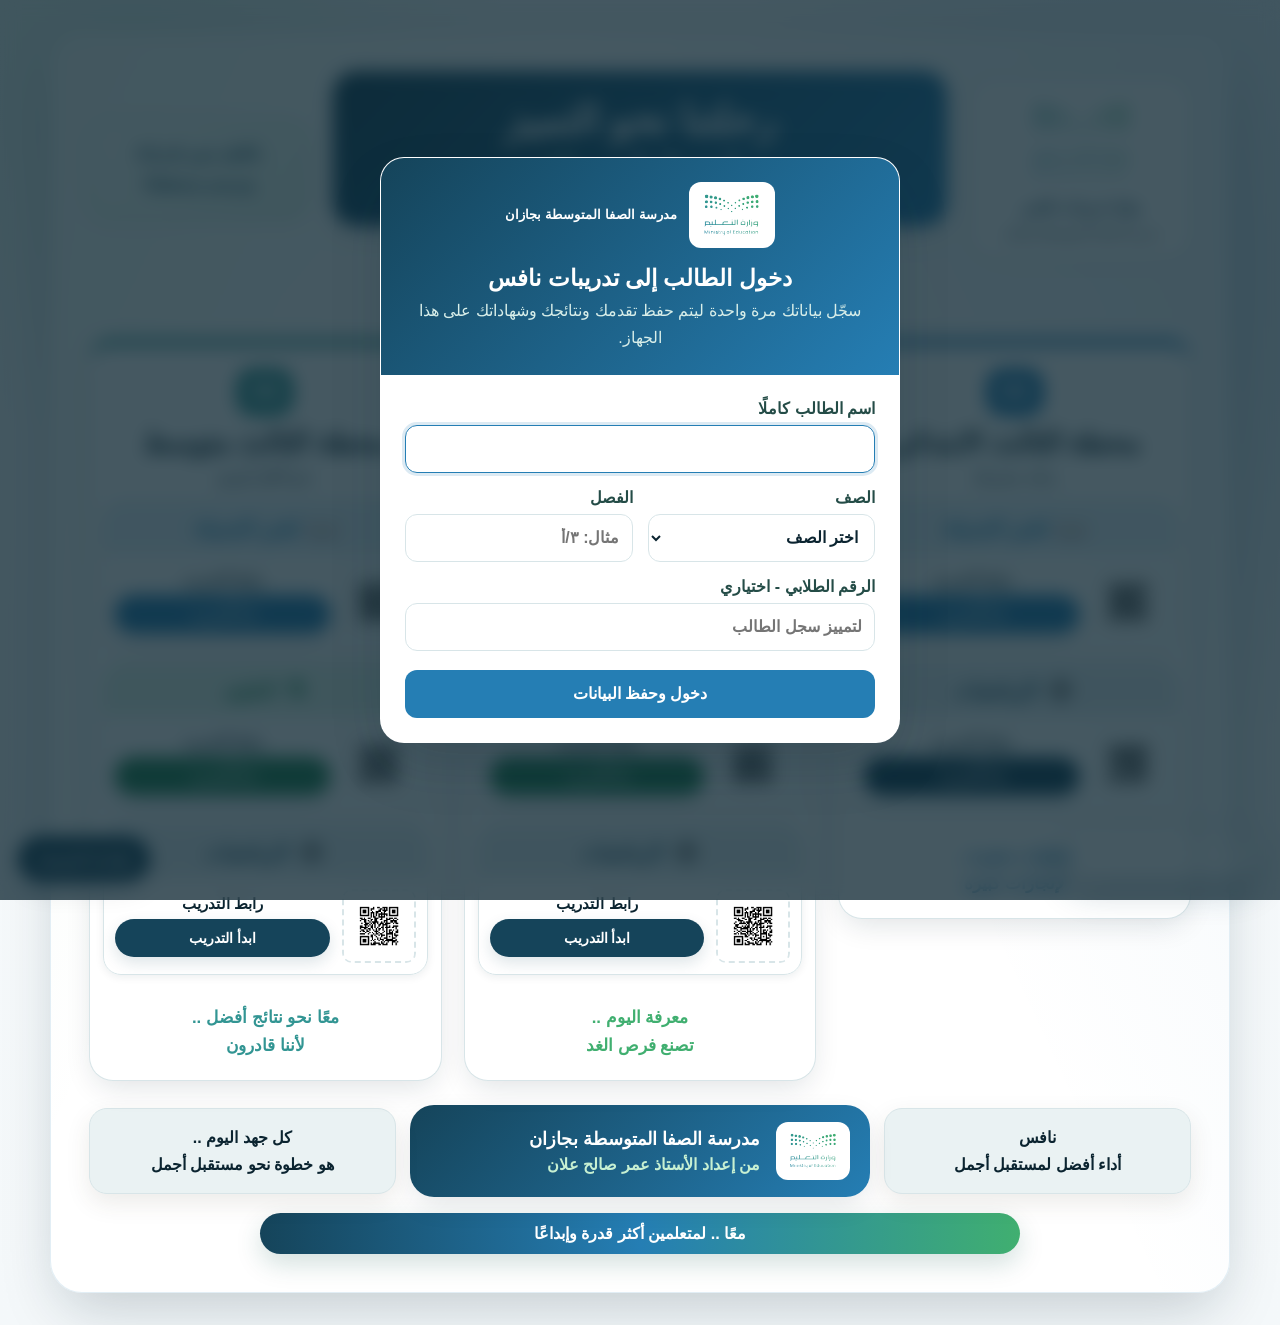
<file: tests/grade3-middle-math.html>
<!DOCTYPE html>
<html lang="ar" dir="rtl">
<head>
<meta charset="UTF-8">
<meta name="viewport" content="width=device-width, initial-scale=1.0">
<title>تدريبات نافس | الرياضيات | مدرسة الصفا المتوسطة بجازان</title>
<style>
:root{
  --navy:#16324f;
  --navy-2:#0e2338;
  --teal:#0f7a72;
  --teal-light:#e4f4f2;
  --gold:#c9972e;
  --gold-light:#faf1dd;
  --bg:#f5f7f9;
  --card:#ffffff;
  --ink:#1c2b3a;
  --sub:#6b7c8c;
  --line:#e6ebef;
  --good:#1e8a5f;
  --good-bg:#e8f7ef;
  --bad:#c8433f;
  --bad-bg:#fdeceb;
  --radius:18px;
  --shadow:0 10px 30px rgba(22,50,79,.08);
  --shadow-sm:0 4px 14px rgba(22,50,79,.06);
}
*{box-sizing:border-box;margin:0;padding:0}
html,body{background:var(--bg);color:var(--ink);font-family:'Tajawal','Cairo',system-ui,-apple-system,'Segoe UI',sans-serif;direction:rtl}
body{min-height:100vh;display:flex;flex-direction:column}
button{font-family:inherit;cursor:pointer}
.wrap{max-width:980px;margin:0 auto;width:100%;padding:0 18px;flex:1;display:flex;flex-direction:column}

/* ---------- Header ---------- */
header.app-head{background:linear-gradient(135deg,var(--navy) 0%,var(--navy-2) 100%);padding:18px 0 26px}
.head-inner{max-width:980px;margin:0 auto;padding:0 18px;display:flex;align-items:center;justify-content:space-between;gap:14px}
.brand{display:flex;align-items:center;gap:12px}
.brand-logo{width:46px;height:46px;border-radius:13px;background:radial-gradient(circle at 30% 30%,#1f4a72,#0f7a72);display:flex;align-items:center;justify-content:center;flex-shrink:0;box-shadow:0 4px 12px rgba(0,0,0,.25)}
.brand-logo svg{width:26px;height:26px}
.brand-text h1{color:#fff;font-size:19px;font-weight:800;letter-spacing:0}
.brand-text p{color:#9fb4c7;font-size:12px;margin-top:2px}
.head-actions{display:flex;gap:8px}
.icon-btn{width:38px;height:38px;border-radius:11px;border:1px solid rgba(255,255,255,.18);background:rgba(255,255,255,.08);color:#fff;display:flex;align-items:center;justify-content:center;font-size:16px;transition:.15s}
.icon-btn:hover{background:rgba(255,255,255,.16)}
.q-total-badge{display:flex;align-items:center;gap:7px;background:rgba(255,255,255,.1);border:1px solid rgba(255,255,255,.18);border-radius:20px;padding:6px 14px 6px 10px;flex-shrink:0}
.q-total-badge .qtb-icon{font-size:15px;line-height:1}
.q-total-badge .qtb-num{color:#fff;font-weight:800;font-size:14px}
.q-total-badge .qtb-label{color:#9fb4c7;font-size:11px;margin-right:3px}
@media(max-width:640px){.q-total-badge .qtb-label{display:none}.q-total-badge{padding:6px 10px}}

/* ---------- Screens ---------- */
.screen{display:none;padding:26px 0 50px;flex:1}
.screen.active{display:flex;flex-direction:column;gap:22px}

/* ---------- Home ---------- */
.intro-card{background:var(--card);border-radius:var(--radius);padding:22px 24px;box-shadow:var(--shadow-sm);border:1px solid var(--line)}
.intro-card h2{font-size:18px;margin-bottom:6px;color:var(--navy)}
.intro-card p{font-size:14px;color:var(--sub);line-height:1.9}
.intro-tags{display:flex;flex-wrap:wrap;gap:8px;margin-top:14px}
.tag{font-size:12px;background:var(--teal-light);color:var(--teal);padding:5px 12px;border-radius:20px;font-weight:700}

.section-title{font-size:15px;font-weight:800;color:var(--navy);margin-bottom:2px;display:flex;align-items:center;gap:8px}
.section-title .dot{width:7px;height:7px;border-radius:50%;background:var(--gold)}

.domain-grid{display:grid;grid-template-columns:repeat(2,1fr);gap:14px}
@media(max-width:640px){.domain-grid{grid-template-columns:1fr}}

.domain-card{background:var(--card);border:1px solid var(--line);border-radius:16px;padding:18px;box-shadow:var(--shadow-sm);display:flex;flex-direction:column;gap:10px;transition:.18s;cursor:pointer}
.domain-card:hover{transform:translateY(-2px);box-shadow:var(--shadow)}
.domain-card .d-icon{width:42px;height:42px;border-radius:12px;display:flex;align-items:center;justify-content:center;font-size:20px}
.domain-card h3{font-size:15.5px;color:var(--ink)}
.domain-card .d-meta{font-size:12.5px;color:var(--sub)}
.domain-card .d-start{margin-top:4px;align-self:flex-start;font-size:12.5px;font-weight:800;color:var(--teal);display:flex;align-items:center;gap:5px}

.featured{grid-column:1 / -1;background:linear-gradient(120deg,var(--gold-light) 0%,#fff 60%);border:1px solid #ecd9ab;position:relative;overflow:hidden}
.featured::before{content:"";position:absolute;inset-inline-start:0;top:0;bottom:0;width:5px;background:linear-gradient(var(--gold),#e0b354)}
.featured .d-icon{background:var(--gold);color:#fff}
.featured h3{font-size:17px}

.d-icon.c1{background:#e7eefc;color:#2455a3}
.d-icon.c2{background:#eafaf1;color:#1e8a5f}
.d-icon.c3{background:#fdeeea;color:#c85a3a}
.d-icon.c4{background:#f3ecfb;color:#7a4fc4}

.history-card{background:var(--card);border:1px solid var(--line);border-radius:16px;padding:16px 18px;box-shadow:var(--shadow-sm)}
.history-row{display:flex;align-items:center;justify-content:space-between;padding:10px 0;border-bottom:1px solid var(--line);font-size:13.5px}
.history-row:last-child{border-bottom:none}
.history-row .h-domain{font-weight:700;color:var(--ink)}
.history-row .h-date{color:var(--sub);font-size:12px}
.history-score{font-weight:800;padding:4px 12px;border-radius:20px;font-size:12.5px}
.hs-good{background:var(--good-bg);color:var(--good)}
.hs-mid{background:var(--gold-light);color:#a3771a}
.hs-bad{background:var(--bad-bg);color:var(--bad)}
.empty-hint{color:var(--sub);font-size:13px;text-align:center;padding:14px 0}

/* ---------- Quiz ---------- */
.quiz-top{display:flex;align-items:center;justify-content:space-between;gap:10px}
.quiz-meta{display:flex;align-items:center;gap:12px;font-size:13px;color:var(--sub);font-weight:700}
.quiz-meta .q-count{color:var(--navy)}
.exit-btn{background:none;border:none;color:var(--sub);font-size:20px;line-height:1;padding:4px 8px;border-radius:8px}
.exit-btn:hover{background:var(--bad-bg);color:var(--bad)}
.progress-track{height:8px;background:var(--line);border-radius:20px;overflow:hidden}
.progress-fill{height:100%;background:linear-gradient(90deg,var(--teal),#17a396);border-radius:20px;transition:width .3s}

.q-card{background:var(--card);border-radius:var(--radius);padding:26px 24px;box-shadow:var(--shadow-sm);border:1px solid var(--line)}
.q-domain-badge{display:inline-block;font-size:11.5px;font-weight:800;color:var(--teal);background:var(--teal-light);padding:4px 11px;border-radius:20px;margin-bottom:14px}
.q-text{font-size:16.5px;line-height:1.9;color:var(--ink);font-weight:700}

.choices{display:flex;flex-direction:column;gap:10px;margin-top:20px}
.choice{display:flex;align-items:center;gap:12px;padding:14px 16px;border:1.5px solid var(--line);border-radius:13px;background:#fff;font-size:14.5px;text-align:right;transition:.15s}
.choice:hover:not(.locked){border-color:var(--teal);background:var(--teal-light)}
.choice .c-letter{width:26px;height:26px;border-radius:50%;background:var(--bg);border:1.5px solid var(--line);display:flex;align-items:center;justify-content:center;font-size:12.5px;font-weight:800;color:var(--sub);flex-shrink:0}
.choice.correct{border-color:var(--good);background:var(--good-bg)}
.choice.correct .c-letter{background:var(--good);border-color:var(--good);color:#fff}
.choice.wrong{border-color:var(--bad);background:var(--bad-bg)}
.choice.wrong .c-letter{background:var(--bad);border-color:var(--bad);color:#fff}
.choice.dim{opacity:.5}

.frac{display:inline-flex;flex-direction:column;text-align:center;line-height:1.15;vertical-align:middle;margin:0 3px;font-size:.92em;font-weight:800}
.frac .fn{border-bottom:1.6px solid currentColor;padding:0 4px}
.frac .fd{padding:0 4px}

.explain-box{margin-top:16px;padding:13px 15px;border-radius:12px;font-size:13.5px;line-height:1.8;display:none}
.explain-box.show{display:block}
.explain-box.good{background:var(--good-bg);color:#186b4a}
.explain-box.bad{background:var(--bad-bg);color:#a5322e}

.q-actions{display:flex;justify-content:flex-end;margin-top:20px}
.btn{border:none;border-radius:12px;padding:13px 26px;font-size:14.5px;font-weight:800;transition:.15s}
.btn-primary{background:var(--navy);color:#fff}
.btn-primary:hover{background:var(--navy-2)}
.btn-primary:disabled{background:#c7d0d9;cursor:not-allowed}
.btn-ghost{background:#fff;border:1.5px solid var(--line);color:var(--ink)}
.btn-ghost:hover{border-color:var(--teal);color:var(--teal)}
.btn-gold{background:var(--gold);color:#fff}
.btn-gold:hover{background:#b6851f}

/* ---------- Results ---------- */
.result-hero{background:linear-gradient(135deg,var(--navy),var(--navy-2));border-radius:var(--radius);padding:32px 24px;text-align:center;color:#fff;box-shadow:var(--shadow)}
.score-ring{width:130px;height:130px;border-radius:50%;margin:0 auto 14px;display:flex;align-items:center;justify-content:center;position:relative}
.score-ring .ring-num{font-size:30px;font-weight:900}
.score-ring .ring-sub{font-size:11px;color:#c8d6e3}
.result-msg{font-size:16px;font-weight:800;margin-bottom:4px}
.result-sub{font-size:13px;color:#9fb4c7}

.domain-breakdown{display:grid;grid-template-columns:repeat(auto-fit,minmax(200px,1fr));gap:10px}
.db-item{background:var(--card);border:1px solid var(--line);border-radius:13px;padding:13px 15px;box-shadow:var(--shadow-sm)}
.db-item .db-top{display:flex;justify-content:space-between;font-size:12.5px;font-weight:700;margin-bottom:8px;color:var(--sub)}
.db-bar{height:7px;background:var(--line);border-radius:10px;overflow:hidden}
.db-fill{height:100%;border-radius:10px;background:var(--teal)}

.review-list{display:flex;flex-direction:column;gap:10px}
.review-item{background:var(--card);border:1px solid var(--line);border-radius:13px;padding:14px 16px;box-shadow:var(--shadow-sm)}
.review-head{display:flex;align-items:flex-start;gap:10px}
.review-icon{width:24px;height:24px;border-radius:50%;flex-shrink:0;display:flex;align-items:center;justify-content:center;font-size:12px;color:#fff;font-weight:900;margin-top:2px}
.review-icon.ok{background:var(--good)}
.review-icon.no{background:var(--bad)}
.review-text{font-size:13.5px;line-height:1.8}
.review-answer{font-size:12.5px;margin-top:6px;color:var(--sub)}
.review-answer b{color:var(--ink)}

.result-actions{display:flex;gap:10px;flex-wrap:wrap}

/* ---------- Modal ---------- */
.modal-bg{position:fixed;inset:0;background:rgba(14,25,38,.55);display:none;align-items:center;justify-content:center;z-index:50;padding:20px}
.modal-bg.show{display:flex}
.modal{background:#fff;border-radius:18px;max-width:420px;width:100%;padding:22px;box-shadow:0 20px 60px rgba(0,0,0,.3)}
.modal h3{font-size:16px;color:var(--navy);margin-bottom:14px}
.modal .m-row{display:flex;flex-direction:column;gap:10px;margin-bottom:14px}
.modal .m-btn{display:flex;align-items:center;gap:10px;padding:12px 14px;border:1.5px solid var(--line);border-radius:11px;background:#fff;font-size:13.5px;font-weight:700;text-align:right}
.modal .m-btn:hover{border-color:var(--teal)}
.modal .m-btn.danger:hover{border-color:var(--bad);color:var(--bad)}
.modal-close{margin-top:6px;width:100%}
input[type=file]{display:none}

/* ---------- Footer ---------- */
footer.app-foot{text-align:center;padding:18px 12px;font-size:11.5px;color:var(--sub)}
footer.app-foot a{color:var(--teal);text-decoration:none;font-weight:700}

.toast{position:fixed;bottom:22px;left:50%;transform:translateX(-50%);background:var(--navy);color:#fff;padding:11px 20px;border-radius:11px;font-size:13px;box-shadow:var(--shadow);opacity:0;pointer-events:none;transition:.25s;z-index:60}
.toast.show{opacity:1;transform:translateX(-50%) translateY(-6px)}
</style>
</head>
<body>

<header class="app-head">
  <div class="head-inner">
    <div class="brand">
      <div class="brand-logo">
        <svg viewBox="0 0 24 24" fill="none"><path d="M9 3 4 6v12l5 3 5-3V6L9 3Z" stroke="#fff" stroke-width="1.4" stroke-linejoin="round"/><path d="M14 6l6 3v9l-6 3" stroke="#f6c453" stroke-width="1.4" stroke-linejoin="round"/><path d="M9 9v9M4 6l5 3 5-3" stroke="#fff" stroke-width="1.2" stroke-linejoin="round"/></svg>
      </div>
      <div class="brand-text">
        <h1>تدريبات نافس</h1>
        <p>رياضيات · الصف الثالث متوسط</p>
      </div>
    </div>
    <div class="q-total-badge" title="إجمالي عدد الأسئلة في المنصة">
      <span class="qtb-icon">📚</span>
      <span class="qtb-num" id="qTotalBadgeNum">0</span>
      <span class="qtb-label">سؤال</span>
    </div>
    <div class="head-actions">
      <button class="icon-btn" id="btnBack" title="العودة">↩️</button>
      <button class="icon-btn" id="btnHomeIcon" title="الرئيسية">🏠</button>
      <button class="icon-btn" id="btnSettings" title="الإعدادات">⚙️</button>
    </div>
  </div>
</header>

<div class="wrap">

  <!-- HOME SCREEN -->
  <section class="screen active" id="screenHome">
    <div class="intro-card">
      <h2>اختبر نفسك ذاتيًا قبل اختبار نافس</h2>
      <p>مجموعة أسئلة تدريبية من نوع الاختيار من متعدد، مبنية على محتوى مبادرة "تمكين" لرفع المستويات التحصيلية في الرياضيات، لتساعدك على قياس استعدادك قبل الاختبارات الوطنية نافس.</p>
      <div class="intro-tags">
        <span class="tag">اختيار من متعدد</span>
        <span class="tag">تصحيح فوري</span>
        <span class="tag">مراجعة الإجابات</span>
        <span class="tag">تتبع تقدمك</span>
      </div>
    </div>

    <div>
      <div class="section-title"><span class="dot"></span>اختر نطاقك</div>
    </div>

    <div class="domain-grid">
      <div class="domain-card featured" data-domain="all">
        <div class="d-icon">🏆</div>
        <h3>الاختبار الشامل</h3>
        <div class="d-meta">أسئلة متنوعة من جميع النطاقات الأربعة — <span id="countAll"></span></div>
        <div class="d-start">ابدأ الاختبار ←</div>
      </div>

      <div class="domain-card" data-domain="numbers">
        <div class="d-icon c1">🔢</div>
        <h3>الأعداد والعمليات عليها</h3>
        <div class="d-meta"><span id="countnumbers"></span></div>
        <div class="d-start">ابدأ ←</div>
      </div>

      <div class="domain-card" data-domain="algebra">
        <div class="d-icon c2">📐</div>
        <h3>الجبر والتحليل</h3>
        <div class="d-meta"><span id="countalgebra"></span></div>
        <div class="d-start">ابدأ ←</div>
      </div>

      <div class="domain-card" data-domain="geometry">
        <div class="d-icon c3">📏</div>
        <h3>الهندسة والقياس</h3>
        <div class="d-meta"><span id="countgeometry"></span></div>
        <div class="d-start">ابدأ ←</div>
      </div>

      <div class="domain-card" data-domain="stats">
        <div class="d-icon c4">📊</div>
        <h3>الإحصاء والاحتمالات</h3>
        <div class="d-meta"><span id="countstats"></span></div>
        <div class="d-start">ابدأ ←</div>
      </div>
    </div>

    <div>
      <div class="section-title"><span class="dot"></span>سجل محاولاتك</div>
    </div>
    <div class="history-card" id="historyCard">
      <div class="empty-hint">لم تُجرِ أي محاولة بعد — ابدأ اختبارًا لتظهر نتائجك هنا.</div>
    </div>
  </section>

  <!-- QUIZ SCREEN -->
  <section class="screen" id="screenQuiz">
    <div class="quiz-top">
      <button class="exit-btn" id="btnExitQuiz" title="إنهاء">✕</button>
      <div class="quiz-meta">
        <span>⏱️ <span id="quizTimer">00:00</span></span>
        <span class="q-count"><span id="qIndex">1</span> / <span id="qTotal">16</span></span>
      </div>
    </div>
    <div class="progress-track"><div class="progress-fill" id="progressFill" style="width:6%"></div></div>

    <div class="q-card">
      <span class="q-domain-badge" id="qBadge">الأعداد والعمليات عليها</span>
      <div class="q-text" id="qText"></div>
      <div class="choices" id="qChoices"></div>
      <div class="explain-box" id="qExplain"></div>
      <div class="q-actions">
        <button class="btn btn-primary" id="btnNext" disabled>التالي</button>
      </div>
    </div>
  </section>

  <!-- RESULTS SCREEN -->
  <section class="screen" id="screenResults">
    <div class="result-hero">
      <div class="score-ring" id="scoreRing">
        <div>
          <div class="ring-num" id="resultPercent">0%</div>
          <div class="ring-sub" id="resultFraction">0 / 0</div>
        </div>
      </div>
      <div class="result-msg" id="resultMsg">أحسنت!</div>
      <div class="result-sub" id="resultSub">النطاق: الاختبار الشامل</div>
    </div>

    <div class="domain-breakdown" id="domainBreakdown"></div>

    <div>
      <div class="section-title"><span class="dot"></span>مراجعة الإجابات</div>
    </div>
    <div class="review-list" id="reviewList"></div>

    <div class="result-actions">
      <button class="btn btn-primary" id="btnRetry">إعادة المحاولة</button>
      <button class="btn btn-ghost" id="btnHome">الرئيسية</button>
    </div>
  </section>

</div>

<footer class="app-foot">
  من إعداد الأستاذ عمر صالح علان — مدرسة الصفا المتوسطة بجازان
</footer>

<!-- SETTINGS MODAL -->
<div class="modal-bg" id="modalSettings">
  <div class="modal">
    <h3>الإعدادات والنسخ الاحتياطي</h3>
    <div class="m-row">
      <button class="m-btn" id="btnExport">⬇️ تنزيل نسخة احتياطية من سجل محاولاتك (JSON)</button>
      <button class="m-btn" id="btnImportTrigger">⬆️ استعادة سجل محاولات من ملف</button>
      <input type="file" id="fileImport" accept=".json">
      <button class="m-btn danger" id="btnReset">🗑️ مسح سجل المحاولات بالكامل</button>
    </div>
    <button class="btn btn-ghost modal-close" id="btnCloseSettings">إغلاق</button>
  </div>
</div>

<div class="toast" id="toast"></div>

<script>
/* ================= DATA ================= */
function F(n,d){ return `<span class="frac"><span class="fn">${n}</span><span class="fd">${d}</span></span>`; }

const DOMAINS = {
  numbers:  { label:'الأعداد والعمليات عليها', icon:'🔢' },
  algebra:  { label:'الجبر والتحليل',           icon:'📐' },
  geometry: { label:'الهندسة والقياس',          icon:'📏' },
  stats:    { label:'الإحصاء والاحتمالات',      icon:'📊' }
};

const QUESTIONS = [
  {
    domain:'numbers', topic:'الأعداد الصحيحة',
    text:'أيّ من المواقف الحياتية الآتية ليس صحيحًا في التعبير عنه بعدد صحيح؟',
    choices:[
      'التعبير عن إيداع 100 ريال في البنك بالعدد ‎+100',
      'التعبير عن خسارة 15 نقطة في مسابقة بالعدد ‎-15',
      'التعبير عن وصول غواصة إلى عمق 300 قدم تحت سطح الماء بالعدد ‎+300',
      'التعبير عن درجة حرارة 20° تحت الصفر بالعدد ‎-20'
    ],
    correct:2,
    explain:'العمق تحت سطح الماء يُعبَّر عنه بعدد سالب، فالصواب أن يكون ‎-300 وليس ‎+300.'
  },
  {
    domain:'numbers', topic:'العمليات على الأعداد الصحيحة',
    text:'كانت درجة الحرارة في مدينة القريات 2° تحت الصفر عند الساعة الخامسة صباحًا، ثم ارتفعت 9° عند الساعة العاشرة صباحًا، ثم ارتفعت 6° أخرى عند الساعة الثالثة بعد الظهر. كم أصبحت درجة الحرارة في تمام الساعة الثالثة بعد الظهر؟',
    choices:['13° فوق الصفر','17° فوق الصفر','13° تحت الصفر','17° تحت الصفر'],
    correct:0,
    explain:'‎-2 + 9 + 6 = 13، أي 13° فوق الصفر.'
  },
  {
    domain:'numbers', topic:'الأعداد النسبية',
    text:'يبلغ طول قطار في مدينة الألعاب 6 أمتار. إذا رُكِّب قطار جديد طوله 2 3/5 من طول القطار القديم، فما طول القطار الجديد؟',
    choices:['15.6 م','13.5 م','16 م','12 م'],
    correct:0,
    explain:'2 3/5 = 2.6، وبضرب 2.6 × 6 نحصل على 15.6 م.'
  },
  {
    domain:'numbers', topic:'قوى الأعداد النسبية',
    text:`ناتج تبسيط ${'(3/4)³'.replace('3/4', F(3,4))} يساوي:`,
    choices:[F(9,12),F(9,64),F(9,16),F(27,64)],
    correct:3,
    explain:`(3/4)³ = 27/64.`
  },
  {
    domain:'numbers', topic:'قوانين الأسس',
    text:`ناتج ${F(2,3)}² ÷ ${F(2,3)}³ يساوي:`,
    choices:[F(3,2),F(2,3),F(3,4),F(32,243)],
    correct:0,
    explain:'بطرح الأسس (لأن القاعدة واحدة): (2/3)^(2-3) = (2/3)⁻¹ = 3/2.'
  },
  {
    domain:'algebra', topic:'كتابة المعادلات الخطية',
    text:'يتقاضى أيمن راتبًا شهريًا قدره 6000 ريال، بالإضافة إلى عمولة 500 ريال عن كل سيارة يبيعها. أيّ المعادلات الآتية تمثل دخله الشهري (ص) إذا باع (س) سيارة؟',
    choices:['ص = 6000 + 500س','ص = 500 + 6000س','ص = 6000 - 500س','ص = 500 - 6000س'],
    correct:0,
    explain:'الدخل الثابت 6000 يُضاف إليه 500 عن كل سيارة، أي ص = 6000 + 500س.'
  },
  {
    domain:'algebra', topic:'حل المعادلات الخطية',
    text:'لدى محمود 14 ريالًا ويوفر 10 ريالات أسبوعيًا لشراء ساعة يدوية، ولدى راند 26 ريالًا ويوفر 7 ريالات أسبوعيًا. بعد كم أسبوعًا يصبح المبلغان متساويين؟',
    choices:['بعد 3 أسابيع','بعد 4 أسابيع','بعد 6 أسابيع','بعد 10 أسابيع'],
    correct:1,
    explain:'14 + 10س = 26 + 7س ⇐ 3س = 12 ⇐ س = 4 أسابيع.'
  },
  {
    domain:'algebra', topic:'تحليل كثيرات الحدود',
    text:'أوجد العامل المشترك الأكبر لتحليل كثيرة الحدود 27ص² + 18ص:',
    choices:['9ص(3ص + 2)','9ص²(3ص + 2)','6ص²(3ص + 2)','6ص(3ص + 2)'],
    correct:0,
    explain:'العامل المشترك بين 27ص² و18ص هو 9ص، وبإخراجه نحصل على 9ص(3ص + 2).'
  },
  {
    domain:'algebra', topic:'المعادلات التربيعية وتطبيقاتها',
    text:'أُطلق صاروخ إلى أعلى، ويمثَّل ارتفاعه فوق سطح الأرض بعد (ن) ثانية بالمعادلة ع = 42ن - 5ن². ما ارتفاع الصاروخ لحظة عودته إلى سطح الأرض؟',
    choices:['42 م','صفر','8 م','-8 م'],
    correct:1,
    explain:'لحظة عودة الصاروخ إلى سطح الأرض يكون ارتفاعه عن الأرض = صفر بالتعريف.'
  },
  {
    domain:'algebra', topic:'ميل المستقيم',
    text:'ميل المستقيم المار بالنقطتين (0، -3) و(2، 2) يساوي:',
    choices:[F('-5','2'),F(5,2),F('-2','5'),F(2,5)],
    correct:1,
    explain:'الميل = (2 - (-3)) ÷ (2 - 0) = 5/2.'
  },
  {
    domain:'geometry', topic:'زوايا المثلث',
    text:'في المثلث أ ب جـ، إذا كان قياس الزاوية أ = 25° وقياس الزاوية ب = 108°، فإن قياس الزاوية جـ يساوي:',
    choices:['25°','47°','60°','75°'],
    correct:1,
    explain:'مجموع قياسات زوايا المثلث = 180°، فـ 180 - 25 - 108 = 47°.'
  },
  {
    domain:'geometry', topic:'تطابق المثلثات',
    text:'إذا كان المثلث أ ب جـ يطابق المثلث س ص ع بحيث (أ ↔ س، ب ↔ ص، جـ ↔ ع)، فأيّ العبارات الآتية يجب أن تكون صحيحة؟',
    choices:['أب ≅ ص ع','ب جـ ≅ س ع','الزاوية أ ≅ الزاوية س','الزاوية جـ ≅ الزاوية ص'],
    correct:2,
    explain:'بما أن التطابق بالترتيب أ↔س، ب↔ص، جـ↔ع، فإن الزاوية أ مطابقة للزاوية س.'
  },
  {
    domain:'stats', topic:'الاحتمالات',
    text:'إذا كان احتمال تساقط الأمطار يوم السبت المقبل 37%، فإن احتمال عدم تساقطها يساوي:',
    choices:['10%','80%','50%','63%'],
    correct:3,
    explain:'مجموع احتمالي وقوع الحادثة وعدم وقوعها = 100%، فـ 100 - 37 = 63%.'
  },
  {
    domain:'stats', topic:'الاحتمالات المستقلة',
    text:'عند إلقاء قطعة نقود متزنة مرتين متتاليتين، فإن احتمال ظهور الكتابة في المرة الثانية يساوي:',
    choices:[F(1,2),F(1,8),F(1,4),F(3,4)],
    correct:0,
    explain:'حادثتا إلقاء القطعة مستقلتان، فاحتمال ظهور الكتابة يبقى 1/2 في كل مرة بصرف النظر عن نتيجة المرة الأولى.'
  },
  {
    domain:'stats', topic:'مقاييس النزعة المركزية',
    text:'كان معدل عدد الأفراد في الأسرة الواحدة في إحدى الدول 2.59 فردًا. هذه القيمة تمثل:',
    choices:['المنوال','المتوسط','الوسيط','المدى'],
    correct:1,
    explain:'المتوسط الحسابي هو المقياس الذي غالبًا ما ينتج قيمة عشرية غير صحيحة كهذه.'
  },
  {
    domain:'stats', topic:'الوسيط',
    text:'أطوال أعلى 7 أشجار في حديقة (بالأقدام) هي: 19، 24، 17، 26، 20، 24، 18. فإن وسيط هذه الأطوال يساوي:',
    choices:['17','20','21','24'],
    correct:1,
    explain:'بعد الترتيب تصاعديًا: 17، 18، 19، 20، 24، 24، 26 — والقيمة الوسطى (الرابعة من 7) = 20.'
  },

  /* ---- إضافات: كثيرات الحدود وتحليلها ---- */
  { domain:'algebra', topic:'ضرب الحدود الوحيدة', text:'بسّط العبارة: (2ك²)(9ك⁴)', choices:['18ك⁶','2ك¹⁸','18ك¹⁸','4ك¹⁸'], correct:0, explain:'نضرب المعاملات (2×9=18) ونجمع أسس المتغير المتماثل: ك²⁺⁴=ك⁶.' },
  { domain:'algebra', topic:'ضرب الحدود الوحيدة', text:'بسّط العبارة: (5م⁴)(7م⁴ف³)', choices:['35م⁸ف³','35م⁴ف⁴','35م⁴ف','35م⁴ف³'], correct:0, explain:'5×7=35، وم⁴×م⁴=م⁸، وف³ تبقى كما هي.' },
  { domain:'algebra', topic:'ضرب الحدود الوحيدة', text:'بسّط العبارة: (3س)(س³)', choices:['3س⁴','4س³','3س³','س²'], correct:0, explain:'3×1=3، وس¹⁺³=س⁴.' },
  { domain:'algebra', topic:'ضرب الحدود الوحيدة', text:'بسّط العبارة: (5ص³)(6ن²ص⁵ب³)', choices:['30ص⁸ن²ب³','30ص³ن²ب³','30ص³ن²ب','30ص³نب³'], correct:0, explain:'5×6=30، وص³⁺⁵=ص⁸، وبقية المتغيرات تبقى كما هي.' },
  { domain:'algebra', topic:'الصورة القياسية لكثيرة الحدود', text:'ما الصورة القياسية لكثيرة الحدود: 4س³ + 5 - 7س + 2س²؟', choices:['4س³ + 2س² - 7س + 5','4س³ - 2س² + 7س + 5','4س³ + 2س² + 7س - 5','-4س³ + 2س² + 7س + 5'], correct:0, explain:'الصورة القياسية تُرتَّب حسب أسس س تنازليًا.' },
  { domain:'algebra', topic:'ضرب الحدود الوحيدة', text:'بسّط العبارة: (5س²ص)(6ن²ص)(2عص⁶هـ)', choices:['60س²ص⁸ن²ع','60ص³ن²ع','60ص⁸ن²ع','60ص⁸ن²'], correct:0, explain:'نضرب المعاملات 5×6×2=60، ونجمع أسس ص: 1+1+6=8، وتبقى بقية المتغيرات كما هي.' },

  { domain:'algebra', topic:'القاسم المشترك الأكبر', text:'ما القاسم المشترك الأكبر (ق.م.أ) للحدود الوحيدة: 12س²ص و18سص؟', choices:['6سص','6س²ص','3سص','12سص'], correct:0, explain:'القاسم المشترك للمعاملين 12 و18 هو 6، وأصغر أس مشترك من س هو س¹، ومن ص هو ص¹.' },
  { domain:'algebra', topic:'خاصية التوزيع', text:'هل العبارة التالية صحيحة: 6(4ص + س) = 24ص + 6س ؟', choices:['صحيحة','خاطئة','أحياناً صحيحة','لا يمكن الجزم'], correct:0, explain:'بتوزيع 6 على الحدين: 6×4ص=24ص و6×س=6س، فالعبارة صحيحة.' },
  { domain:'algebra', topic:'حل المعادلات التربيعية', text:'حل المعادلة التربيعية: س² + 2س + 1 = 0', choices:['س = -1','س = 1','س = 0','س = 2'], correct:0, explain:'العبارة مربع كامل (س+1)²=0، إذن س = -1 (جذر مضاعف).' },
  { domain:'algebra', topic:'الفرق بين مربعين', text:'حلّل بخاصية الفرق بين مربعين: 4س² - 9', choices:['(2س+3)(2س-3)','(2س-3)²','(2س+3)²','(4س+9)(4س-9)'], correct:0, explain:'4س²-9 = (2س)²-(3)² = (2س+3)(2س-3).' },
  { domain:'algebra', topic:'المربع الكامل', text:'حلّل العبارة بصفتها مربعًا كاملًا: س² + 6س + 9', choices:['(س+3)²','(س-3)²','(س+9)²','(س+6)²'], correct:0, explain:'س²+6س+9 = (س)²+2(س)(3)+(3)² = (س+3)².' },
  { domain:'algebra', topic:'إخراج العامل المشترك', text:'حلّل العبارة: 2س² + 8س', choices:['2س(س+4)','2(س²+4س)','س(2س+8)','كل ما سبق صحيح'], correct:3, explain:'الصيغ الثلاث كلها تساوي 2س²+8س عند فكّها، فتكون كلها صحيحة.' },
  { domain:'algebra', topic:'حل المعادلات', text:'حل المعادلة: (7س⁵ص³ف⁶هـ)(4ن+1) = 0', choices:['ن = -1/4','ن = 1/4','ن = 4','ن = -4'], correct:0, explain:'بما أن الحد الأول لا يلزم أن يساوي صفرًا، نحل 4ن+1=0 ⇐ ن=-1/4.' },
  { domain:'algebra', topic:'إخراج العامل المشترك', text:'أوجد العامل المشترك الأكبر لكثيرة الحدود: 8س⁴ - 5س⁷', choices:['س⁴(8 - 5س³)','س⁷(8س⁻³ - 5)','س(8س³ - 5س⁶)','لا عامل مشترك'], correct:0, explain:'أصغر أس مشترك لـس هو س⁴، وإخراجه يعطي س⁴(8-5س³) بأسس موجبة.' },
  { domain:'algebra', topic:'المميز', text:'للمعادلة التربيعية س² + 5س + 3 = 0، يساوي المميز (ب²-4أج):', choices:['13','25','-7','1'], correct:0, explain:'المميز = 5²-4(1)(3) = 25-12 = 13.' },
  { domain:'algebra', topic:'عدد حلول المعادلة التربيعية', text:'في المعادلة أس² + بس + ج = 0 حيث أ ≠ 0، إذا كان المميز أكبر من صفر، فعدد حلولها الحقيقية:', choices:['2','1','0','لا نهاية'], correct:0, explain:'إذا كان المميز موجبًا فللمعادلة حلّان حقيقيان مختلفان.' },

  /* ---- إضافات: الدالة التربيعية ---- */
  { domain:'algebra', topic:'الدالة التربيعية', text:'ما الصورة العامة للدالة التربيعية؟', choices:['د(س) = أس² + بس + ج','د(س) = أس + ب','د(س) = أس³','د(س) = أ/س'], correct:0 },
  { domain:'algebra', topic:'اتجاه فتحة المنحنى', text:'إذا كان أ > 0 في الدالة التربيعية، فإن منحناها يكون:', choices:['مفتوحًا للأعلى','مفتوحًا للأسفل','خطًا مستقيمًا','دائرة'], correct:0 },
  { domain:'algebra', topic:'محور التماثل', text:'محور التماثل للدالة التربيعية د(س) = أس² + بس + ج هو:', choices:['س = -ب/(2أ)','س = ب/(2أ)','س = -ج/أ','س = أ/ب'], correct:0 },
  { domain:'algebra', topic:'رأس المنحنى', text:'أوجد رأس منحنى الدالة د(س) = س² - 4س + 3', choices:['(2, -1)','(-2, 1)','(2, 1)','(-2, -1)'], correct:0, explain:'محور التماثل س=4/2=2، وبالتعويض د(2)=4-8+3=-1، فالرأس (2,-1).' },
  { domain:'algebra', topic:'المقطع الصادي', text:'المقطع الصادي (عند س=0) للدالة د(س) = 2س² + 3س - 5 هو:', choices:['-5','3','2','5'], correct:0 },
  { domain:'algebra', topic:'حل المعادلات التربيعية', text:'حل المعادلة التربيعية: س² - 5س + 6 = 0', choices:['س = 2 أو س = 3','س = -2 أو س = -3','س = 1 أو س = 6','س = -1 أو س = -6'], correct:0, explain:'بالتحليل: (س-2)(س-3)=0.' },
  { domain:'algebra', topic:'المميز', text:'المميز للمعادلة: 2س² - 7س + 5 = 0 يساوي:', choices:['9','-9','49','-40'], correct:0, explain:'المميز = (-7)²-4(2)(5) = 49-40 = 9.' },
  { domain:'algebra', topic:'عدد حلول المعادلة التربيعية', text:'إذا كان المميز = 0، فإن عدد الحلول الحقيقية للمعادلة التربيعية هو:', choices:['1','2','0','لا نهاية'], correct:0 },
  { domain:'algebra', topic:'إكمال المربع', text:'حل المعادلة: س² + 10س + 25 = 0 بإكمال المربع', choices:['س = -5','س = 5','س = -5 أو 5','لا حل'], correct:0 },
  { domain:'algebra', topic:'القانون العام', text:'القانون العام لحل المعادلة التربيعية أس² + بس + ج = 0 هو:', choices:['س = (-ب ± √(ب²-4أج)) / (2أ)','س = (ب ± √(ب²+4أج)) / (2أ)','س = (-ب ± √(ب²-4أج)) / أ','س = -ب/2أ'], correct:0 },

  { domain:'algebra', topic:'الحدود الوحيدة', text:'أيّ مما يلي لا يُعتبر حدًا وحيدًا؟', choices:['ص + س','ص²س','هـ²','6'], correct:0, explain:'"ص+س" عبارة عن حدين (ثنائي حد)، بينما بقية الخيارات حدود وحيدة.' },
  { domain:'algebra', topic:'صياغة تعبيرات جبرية', text:'ناتج ضرب عدد صحيح س مع العدد الصحيح الذي يليه مباشرة يُكتب:', choices:['س(س+1)','س² + 1','2س + 1','س + 2'], correct:0 },
  { domain:'algebra', topic:'الصورة القياسية لكثيرة الحدود', text:'ما الصورة القياسية لكثيرة الحدود: 4س³ + 9 + 7س - 2س²؟', choices:['4س³ - 2س² + 7س + 9','4س³ + 2س² - 7س + 9','4س³ + 2س² + 7س - 9','-4س³ + 2س² + 7س + 9'], correct:0 },
  { domain:'algebra', topic:'المميز', text:'المميز للمعادلة: س² + 10س + 25 = 0 يساوي:', choices:['0','25','-25','100'], correct:0, explain:'المميز = 10²-4(1)(25) = 100-100 = 0.' },
  { domain:'algebra', topic:'حل المعادلات التربيعية', text:'حل المعادلة: 9س² = 25', choices:['س = ±5/3','س = 5/3','س = -5/3','س = ±3/5'], correct:0, explain:'س² = 25/9 ⇐ س = ±√(25/9) = ±5/3.' },

  /* ---- إضافات: الجذور والمثلثات ---- */
  { domain:'geometry', topic:'نظرية فيثاغورس', text:'نظرية فيثاغورس: في المثلث القائم الزاوية، مجموع مربعي الضلعين القائمين يساوي:', choices:['مربع الوتر','الوتر','ضعف الوتر','نصف مربع الوتر'], correct:0 },
  { domain:'geometry', topic:'نظرية فيثاغورس', text:'في مثلث قائم الزاوية، طول الوتر = 13 وطول أحد الضلعين = 5، فإن طول الضلع الآخر يساوي:', choices:['12','8','10','11'], correct:0, explain:'الضلع = √(13²-5²) = √(169-25) = √144 = 12.' },
  { domain:'geometry', topic:'المسافة بين نقطتين', text:'المسافة بين النقطتين (0,0) و(3,4) تساوي:', choices:['5','7','3','4'], correct:0, explain:'المسافة = √(3²+4²) = √25 = 5.' },
  { domain:'geometry', topic:'تبسيط الجذور', text:'بسّط التعبير الجذري: √75', choices:['5√3','3√5','25√3','15√3'], correct:0, explain:'75 = 25×3، و√25=5، فتصبح 5√3.' },
  { domain:'geometry', topic:'حل المعادلات الجذرية', text:'حل المعادلة الجذرية: √س = 5', choices:['س = 25','س = 10','س = 5','س = √5'], correct:0, explain:'بتربيع الطرفين: س = 5² = 25.' },
  { domain:'geometry', topic:'المثلثات المتشابهة', text:'في المثلثات المتشابهة، تكون نسبة الأضلاع المتناظرة:', choices:['متساوية','متضاعفة','متناسبة','متعامدة'], correct:2, explain:'التشابه يعني تناسب الأضلاع المتناظرة، وليس بالضرورة تساويها (التساوي خاص بالتطابق).' },
  { domain:'geometry', topic:'النسب المثلثية', text:'جيب الزاوية (جا) في المثلث القائم الزاوية يساوي:', choices:['الضلع المقابل / الوتر','الضلع المجاور / الوتر','الضلع المقابل / الضلع المجاور','الوتر / الضلع المقابل'], correct:0 },
  { domain:'geometry', topic:'النسب المثلثية', text:'جتا 60° تساوي:', choices:['1/2','√3/2','√3','1/√2'], correct:0 },
  { domain:'geometry', topic:'تبسيط الجذور', text:'بسّط: √(4س²)', choices:['2|س|','2س','4س','√4 × س'], correct:0, explain:'الجذر التربيعي دائمًا غير سالب، لذا يلزم القيمة المطلقة: √(4س²)=2|س|.' },
  { domain:'geometry', topic:'المسافة بين نقطتين', text:'المسافة بين النقطتين (1,2) و(4,6) تساوي:', choices:['5','3','4','7'], correct:0, explain:'المسافة = √((4-1)²+(6-2)²) = √(9+16) = √25 = 5.' },
  { domain:'geometry', topic:'نظرية فيثاغورس', text:'في مثلث قائم الزاوية، طول الوتر = 25 وطول أحد الضلعين = 7، فإن طول الضلع الآخر يساوي:', choices:['24','20','18','22'], correct:0, explain:'الضلع = √(25²-7²) = √(625-49) = √576 = 24.' },
  { domain:'geometry', topic:'تبسيط الجذور', text:'بسّط التعبير الجذري: √50', choices:['5√2','25√2','10√5','2√5'], correct:0, explain:'50 = 25×2، و√25=5، فتصبح 5√2.' },

  /* ---- إضافات: الإحصاء والاحتمال ---- */
  { domain:'stats', topic:'مقاييس التشتت', text:'الفرق بين أكبر قيمة وأصغر قيمة في مجموعة بيانات يُسمى:', choices:['المدى','الوسيط','المنوال','المتوسط'], correct:0 },
  { domain:'stats', topic:'الاحتمالات', text:'احتمال الحصول على عدد زوجي عند رمي حجر نرد مرة واحدة:', choices:['1/2','1/3','1/6','2/3'], correct:0 },
  { domain:'stats', topic:'الاحتمالات', text:'صندوق فيه 5 كرات حمراء و3 كرات زرقاء، احتمال سحب كرة حمراء:', choices:['5/8','3/8','5/3','1/2'], correct:0 },
  { domain:'stats', topic:'أنواع الحوادث', text:'الحوادث التي لا يمكن وقوعها معًا في آنٍ واحد تُسمى:', choices:['متنافية','مستقلة','مكملة','متقاطعة'], correct:0 },
  { domain:'stats', topic:'مفاهيم إحصائية', text:'في الدراسة المسحية، يُقصد بـ"المجتمع":', choices:['جميع الأفراد موضع الدراسة','جزء من الأفراد','المتوسط الحسابي','الانحراف المعياري'], correct:0 },
  { domain:'stats', topic:'مقاييس النزعة المركزية', text:'المتوسط الحسابي للأعداد: 2، 4، 6، 8، 10 يساوي:', choices:['6','5','7','8'], correct:0 },
  { domain:'stats', topic:'الوسيط', text:'الوسيط للبيانات: 3، 5، 7، 9، 11 يساوي:', choices:['7','5','9','6'], correct:0 },
  { domain:'stats', topic:'الاحتمالات', text:'احتمال الحصول على العدد (2 أو 4) عند رمي حجر نرد:', choices:['2/6','1/6','3/6','4/6'], correct:0 },
  { domain:'stats', topic:'الحادثة المكملة', text:'إذا كان احتمال وقوع حادثة = 0.3، فإن احتمال عدم وقوعها:', choices:['0.7','0.3','1.3','0'], correct:0 },
  { domain:'stats', topic:'مقاييس التشتت', text:'الانحراف المعياري يقيس:', choices:['مدى تشتت البيانات','مجموع البيانات','أكبر قيمة','أصغر قيمة'], correct:0 },
  { domain:'stats', topic:'التوافيق', text:'عدد طرق اختيار 4 خيول من أصل 6 للمشاركة في السباق:', choices:['15','24','30','12'], correct:0, explain:'عدد التوافيق ت(6,4) = 6!/(4!×2!) = 15.' }
,

  /* ==================== أسئلة إضافية: من الاختبارات الوطنية واختبارات محاكية (نافس - الأعداد والعمليات) ==================== */
  { domain:'numbers', topic:'مقارنة الأعداد الصحيحة', text:'أي القيم التالية هي الأكبر؟', choices:['-(-5)', '|-7|', '|-6|', '4'], correct:1, explain:'-(-5) = 5، و|-7| = 7، و|-6| = 6، فأكبر قيمة هي |-7| = 7.' },
  { domain:'numbers', topic:'ترتيب الأعداد الصحيحة', text:'ترتيب الأعداد -5، 4، 0، -1، -3 تصاعديًا هو:', choices:['-1، -3، 0، 4، -5', '-5، -3، -1، 0، 4', '-5، 4، 0، -1، -3', '-3، -5، 0، 4، 1'], correct:1, explain:'الترتيب التصاعدي (من الأصغر إلى الأكبر) هو: -5 ، -3 ، -1 ، 0 ، 4.' },
  { domain:'numbers', topic:'مقارنة الأعداد الحقيقية', text:'الإشارة المناسبة في المربع لتصبح الجملة |-36| ▢ -40 صحيحة:', choices:['>', '≥', '<', '='], correct:0, explain:'|-36| = 36، وهو أكبر من -40، فالإشارة الصحيحة (>).' },
  { domain:'numbers', topic:'تحويل الأعداد الكسرية', text:`كتابة العدد الكسري 1${F(5,8)} على صورة كسر عشري`, choices:['13/8', '0.625', '1.625', '5/8'], correct:2, explain:'1 + 5/8 = 1 + 0.625 = 1.625' },
  { domain:'numbers', topic:'تبسيط الكسور', text:'اكتب 0.45 على صورة كسر اعتيادي في أبسط صورة', choices:['45/10', '45', '9/20', '4.5'], correct:2, explain:'0.45 = 45/100، وبقسمة البسط والمقام على 5 نحصل على 9/20.' },
  { domain:'numbers', topic:'مقارنة الكسور', text:`الإشارة المناسبة لتصبح الجملة ${F(7,12)} ▢ ${F(3,4)} صحيحة:`, choices:['>', '≥', '<', '='], correct:2, explain:'7/12 ≈ 0.583 وهو أصغر من 3/4 = 0.75، فالإشارة الصحيحة (<).' },
  { domain:'numbers', topic:'مقارنة الكسور والعشريات', text:`الإشارة المناسبة لتصبح الجملة ${F(11,50)} ▢ 0.22 صحيحة:`, choices:['>', '≥', '<', '='], correct:3, explain:'11/50 = 0.22 تمامًا، فالإشارة الصحيحة (=).' },
  { domain:'numbers', topic:'الجذور والأعداد النسبية', text:`ناتج ‎-√${F(9,49)} يساوي:`, choices:['3/7', '-3/7', '7/3', '1'], correct:1, explain:'√(9/49) = 3/7، وبإضافة الإشارة السالبة: -3/7.' },
  { domain:'numbers', topic:'محيط المربع', text:'مربع مساحته 25 سم²، أوجد محيطه', choices:['5 سم', '10 سم', '100 سم', '20 سم'], correct:3, explain:'طول الضلع = √25 = 5 سم، والمحيط = 4×5 = 20 سم.' },
  { domain:'numbers', topic:'خصائص الجذور', text:'قيمة (√س)² تساوي:', choices:['س²', '2س', 'س', '2'], correct:2, explain:'مربع الجذر التربيعي للعدد يساوي العدد نفسه (لِـ س ≥ 0): (√س)² = س.' },
  { domain:'numbers', topic:'تقدير الجذور', text:'تقدير √83 إلى أقرب عدد كلي', choices:['9', '10', '81', '100'], correct:0, explain:'9² = 81 و10² = 100، و83 أقرب إلى 81، فتقدير √83 ≈ 9.' },
  { domain:'numbers', topic:'تمثيل الجذور على خط الأعداد', text:'أي الجذور التربيعية التالية يبين أفضل تمثيل للنقطة ن على خط الأعداد (بين 4 و5)؟', choices:['√25', '√18', '√4', '√5'], correct:1, explain:'√18 ≈ 4.24 وهو العدد الوحيد بين الاختيارات الواقع بين 4 و5.' },
  { domain:'numbers', topic:'مقارنة الجذور والعشريات الدورية', text:'الإشارة المناسبة لتصبح الجملة 1.5 (بتكرار الرقم 5) ▢ √2.25 صحيحة:', choices:['>', '≥', '<', '='], correct:0, explain:'1.5 بتكرار الخمسة = 1.5555...، و√2.25 = 1.5، وبما أن 1.5555 > 1.5 فالإشارة الصحيحة (>).' },
  { domain:'numbers', topic:'القيمة المطلقة وتطبيقاتها', text:'أي الحالات التالية تكون لها القيمة المطلقة أكبر؟', choices:['ارتفاع 6 م فوق سطح البحر', 'نزول 7 متر تحت سطح البحر', 'ربح 5 ريال', 'خسارة 3 ريال'], correct:1, explain:'القيم المطلقة: |6|=6، |-7|=7، |5|=5، |-3|=3. أكبرها هي حالة نزول 7 متر تحت سطح البحر.' },
  { domain:'numbers', topic:'الأعداد الصحيحة في مواقف حياتية', text:'العدد الصحيح الذي يعبر عن خسارة 47 ريالًا هو:', choices:['|-47|', '-47', '47', '3-'], correct:1, explain:'الخسارة تُمثَّل بعدد صحيح سالب، فالإجابة -47.' },
  { domain:'numbers', topic:'تحويل الكسور إلى عشريات', text:`أي الكسور العشرية التالية تكافئ ${F(13,5)}؟`, choices:['2.4', '2.55', '2.45', '2.6'], correct:3, explain:'13 ÷ 5 = 2.6' },
  { domain:'numbers', topic:'تصنيف الأعداد', text:'مجموعة الأعداد التي ينتمي لها العدد 0.7̄ (0.7777...) هي:', choices:['النسبية', 'الصحيحة', 'الكلية', 'غير النسبية'], correct:0, explain:'العدد العشري الدوري 0.7̄ يمكن كتابته على صورة كسر (7/9)، لذا فهو ينتمي لمجموعة الأعداد النسبية.' },
  { domain:'numbers', topic:'مقارنة الكسور السالبة', text:`أي الكسور التالية محصور بين ‎-${F(3,4)} و ‎-${F(2,3)}؟`, choices:['-1/3', '-5/7', '-3/5', '-7/8'], correct:1, explain:'-3/4 = -0.75 و-2/3 ≈ -0.667، والكسر الواقع بينهما هو -5/7 ≈ -0.714.' },
  { domain:'numbers', topic:'تصنيف الأعداد', text:'مجموعة الأعداد التي ينتمي لها العدد 0.7̄ (0.7777...) هي:', choices:['النسبية', 'الصحيحة', 'الكلية', 'غير النسبية'], correct:0, explain:'العدد العشري الدوري 0.7̄ يمكن كتابته على صورة كسر (7/9)، لذا فهو ينتمي لمجموعة الأعداد النسبية.' },
  { domain:'numbers', topic:'تصنيف الأعداد', text:'مجموعة الأعداد التي ينتمي لها العدد 0.7̄ (0.7777...) هي: (تكرار)', choices:['النسبية', 'الصحيحة', 'الكلية', 'غير النسبية'], correct:0, explain:'العدد العشري الدوري 0.7̄ يمكن كتابته على صورة كسر (7/9)، لذا فهو ينتمي لمجموعة الأعداد النسبية.' },
  { domain:'numbers', topic:'قوى الأعداد النسبية', text:`احسب قيمة ${F(2,3)}⁻⁴`, choices:['8/81', '-8/81', '81/16', '8/9'], correct:2, explain:'(2/3)⁻⁴ = (3/2)⁴ = 81/16.' },
  { domain:'numbers', topic:'الصيغة القياسية', text:'اكتب العدد 5.34×10⁴ بالصيغة القياسية', choices:['5340', '53400', '0.000534', '534'], correct:1, explain:'5.34 × 10⁴ = 5.34 × 10000 = 53400.' },
  { domain:'numbers', topic:'الصيغة العلمية', text:'اكتب العدد 0.00876 بالصيغة العلمية', choices:['8.76×10³', '8.76×10⁻³', '8.76×1000', '876'], correct:1, explain:'0.00876 = 8.76 × 10⁻³.' },
  { domain:'numbers', topic:'جمع الأعداد الصحيحة', text:'أوجد ناتج -5 + (-7)', choices:['12', '2', '-12', '35'], correct:2, explain:'-5 + (-7) = -12' },
  { domain:'numbers', topic:'جمع الأعداد الصحيحة', text:'أوجد ناتج -15 + 19', choices:['4', '-4', '34', '5'], correct:0, explain:'-15 + 19 = 4' },
  { domain:'numbers', topic:'طرح الأعداد الصحيحة', text:'أوجد ناتج -20 - 15', choices:['-35', '5', '-5', '35'], correct:0, explain:'-20 - 15 = -35' },
  { domain:'numbers', topic:'ضرب الأعداد الصحيحة', text:'أوجد ناتج -7 × 4', choices:['11', '-28', '28', '11-'], correct:1, explain:'-7 × 4 = -28' },
  { domain:'numbers', topic:'قسمة الأعداد الصحيحة', text:'أوجد ناتج -14 ÷ (-7)', choices:['2', '-7', '-2', '21'], correct:0, explain:'-14 ÷ (-7) = 2 (سالب ÷ سالب = موجب)' },
  { domain:'numbers', topic:'قسمة الأعداد الصحيحة', text:'أوجد ناتج 20 ÷ (-4)', choices:['5', '-5', '16', '24'], correct:1, explain:'20 ÷ (-4) = -5' },
  { domain:'numbers', topic:'قسمة الأعداد الصحيحة', text:'أوجد ناتج -14 ÷ (-7) (تكرار)', choices:['2', '-2', '-7', '21'], correct:0, explain:'-14 ÷ (-7) = 2 (سالب ÷ سالب = موجب)' },
  { domain:'numbers', topic:'ضرب الكسور', text:`أوجد ناتج ${F(3,20)} × ${F(5,16)}`, choices:['1/12', '12', '1/16', '16'], correct:2, explain:'(3/20) × (5/16) = 15/320 = 1/16 (بعد التبسيط).' },
  { domain:'numbers', topic:'المقلوب الضربي', text:'النظير الضربي للعدد -5 2/3 هو:', choices:['17', '-3/17', '3/17', '-3'], correct:1, explain:'-5 2/3 = -17/3، والمقلوب الضربي له هو -3/17.' },
  { domain:'numbers', topic:'قسمة الكسور', text:`أوجد ناتج ‎-${F(4,6)} ÷ ${F(5,7)}`, choices:['-14/15', '14/15', '14', '24/35'], correct:0, explain:'-4/6 ÷ 5/7 = -4/6 × 7/5 = -28/30 = -14/15.' },
  { domain:'numbers', topic:'جمع الكسور', text:`أوجد ناتج ${F(5,8)} + (‎-${F(7,8)})`, choices:['4', '1/4', '-1/4', '2-'], correct:2, explain:'5/8 + (-7/8) = -2/8 = -1/4.' },
  { domain:'numbers', topic:'جمع وطرح الأعداد الكسرية', text:`أوجد ناتج ‎-6 ${F(2,9)} + 4 ${F(5,6)}`, choices:['-1 7/18', '1 7/18', '-7/18', '25/18'], correct:0, explain:'-6 2/9 = -56/9 = -112/18، و4 5/6 = 29/6 = 87/18، والمجموع = -25/18 = -1 7/18.' },
  { domain:'numbers', topic:'تبسيط الجذور والأسس', text:'بسّط: √(24 س⁶ ص⁴)', choices:['2 س³ ص² √6', '2 |س³| ص √6', '|س³| ص² √6', '2 |س³| ص² √6'], correct:3, explain:'24 = 4×6، و√(س⁶)=|س³| (لضمان عدم السلبية)، و√(ص⁴)=ص². فالناتج: 2|س³|ص²√6.' },
  { domain:'numbers', topic:'جمع وطرح الجذور', text:'بسّط: 3√20 + 2√45 - 7√5', choices:['5√5', '12√5', '17√5', '5'], correct:0, explain:'3√20=6√5، 2√45=6√5، فمجموعهما 12√5، وبطرح 7√5 نحصل على 5√5.' },
  { domain:'numbers', topic:'الأس صفر', text:`احسب قيمة ${F(6,7)}⁰`, choices:['0', '1', '6/7', '7/6'], correct:1, explain:'أي عدد غير صفري مرفوع للأس صفر يساوي 1.' },
  { domain:'numbers', topic:'النسب المتكافئة', text:'أي النسب التالية هي نسب متكافئة؟', choices:['11 ريالاً لكل 16 كجم , 28 ريالاً لكل 40 كجم', '12 ريالاً لكل 10 كجم , 38 ريالاً لكل 15 كجم', '18 ريالاً لكل 4 كجم , 27 ريالاً لكل 6 كجم', '14 ريالاً لكل 26 كجم , 20 ريالاً لكل 30 كجم'], correct:2, explain:'18÷4 = 4.5 و27÷6 = 4.5، فهما نسبتان متكافئتان (متساويتا المعدل).' },
  { domain:'numbers', topic:'معدل الوحدة', text:'معدل الوحدة لـ 300 ريال لكل 6 ساعات يساوي:', choices:['50 ريالاً / ساعة', '3 ريالاً / 3 ساعات', '60 ريالاً / ساعة', '50 ريالاً / 6 ساعات'], correct:0, explain:'300 ÷ 6 = 50 ريالاً لكل ساعة واحدة.' },
  { domain:'numbers', topic:'النسبة', text:'صف فيه 32 طالبًا، شارك 6 منهم في المهرجان المدرسي، فما نسبة عدد الطلاب المشاركين إلى غير المشاركين؟', choices:['13:3', '16:3', '3:13', '3:16'], correct:2, explain:'غير المشاركين = 32-6 = 26، فالنسبة = 6:26 = 3:13.' },
  { domain:'numbers', topic:'النسبة المئوية', text:'أوجد 5% من 300', choices:['20', '15', '5', '30'], correct:1, explain:'5% × 300 = 15.' },
  { domain:'numbers', topic:'الحساب الذهني للنسبة المئوية', text:'احسب ذهنيًا 10% من 98', choices:['9.8', '98', '980', '0.98'], correct:0, explain:'10% من 98 = 9.8 (بقسمة العدد على 10).' },
  { domain:'numbers', topic:'حل التناسب', text:`حل التناسب: ${F('س',4)} = ${F(9,10)}`, choices:['36', '3.6', '0.36', '360'], correct:1, explain:'س = 4 × 9 ÷ 10 = 3.6' },
  { domain:'numbers', topic:'معدل التغير', text:'ارتفعت درجة حرارة الجو خلال ساعتين بمقدار 7°، أوجد عدد الساعات اللازمة حتى ترتفع درجة الحرارة بمقدار 13° وفق المعدل نفسه', choices:['37', '3.7', '26', '7'], correct:1, explain:'المعدل = 7/2 درجة لكل ساعة، والزمن اللازم = 13 ÷ (7/2) = 26/7 ≈ 3.7 ساعة.' },
  { domain:'numbers', topic:'النسبة المئوية', text:'أوجد 6% من 525', choices:['31.5', '315', '6', '35'], correct:0, explain:'6% × 525 = 31.5' },
  { domain:'numbers', topic:'النسبة المئوية', text:'ما النسبة المئوية للعدد 420 من 600؟', choices:['70%', '35%', '7%', '0.7%'], correct:0, explain:'420 ÷ 600 = 0.7 = 70%' },
  { domain:'numbers', topic:'إيجاد العدد الأصلي من نسبته المئوية', text:'ما العدد الذي 52% منه يساوي 65؟', choices:['15', '125', '130', '100'], correct:1, explain:'العدد = 65 ÷ 0.52 = 125' },
  { domain:'numbers', topic:'الربح والخسارة', text:'يشتري تاجر جهاز تسجيل بمبلغ 244 ريالاً، ويبيعه بربح 6%، فما ثمن بيع الجهاز؟', choices:['244', '258.64', '14.64', '60'], correct:1, explain:'ثمن البيع = 244 × 1.06 = 258.64 ريالاً' },
  { domain:'numbers', topic:'النسبة المئوية التقديرية', text:'شارك 335 طالبًا في سباق جري، ووصل منهم 150 طالبًا فقط إلى خط النهاية، قدّر النسبة المئوية للطلاب الذين وصلوا إلى خط النهاية', choices:['40%', '45%', '55%', '60%'], correct:1, explain:'150 ÷ 335 ≈ 0.448 ≈ 45%' },
  { domain:'numbers', topic:'تصنيف الأعداد', text:'أي الأعداد التالية ليس عددًا نسبيًا؟', choices:['1.3', '7/3', '√3', '1 2/5'], correct:2, explain:'√3 عدد غير نسبي لأن 3 ليس مربعًا كاملًا، بينما بقية الأعداد يمكن كتابتها على صورة كسور.' },
  { domain:'numbers', topic:'مقارنة الأعداد الصحيحة', text:'أي القيم التالية أكبر من (-4)؟', choices:['-|7|', '-3', '-√36', '-4'], correct:1, explain:'-|7|=-7 و-√36=-6، وكلاهما أصغر من -4. القيمة الوحيدة الأكبر من -4 هي -3.' },
  { domain:'numbers', topic:'تمثيل الجذور على خط الأعداد', text:'مُثلت أربعة أعداد صحيحة بنقاط على المستقيم المجاور، أي النقاط تمثل أقرب قيمة إلى √11؟', choices:['ق', 'ل', 'ن', 'ي'], correct:3, explain:'√11 ≈ 3.32، وأقرب النقاط الموضحة على خط الأعداد لهذه القيمة هي النقطة ي.' },
  { domain:'numbers', topic:'خصائص الجذور', text:'العبارة الخاطئة فيما يلي:', choices:['-√144 = -12', '√(26)² = 26', '√8 = 4', '∛27 = 3'], correct:2, explain:'√8 ≈ 2.83 وليست 4، فهذه هي العبارة الخاطئة (بقية العبارات صحيحة).' },
  { domain:'numbers', topic:'تصنيف الأعداد', text:'أي الأعداد التالية يعتبر من الأعداد غير النسبية؟', choices:['√7', '√9', '2.5', '-2.5'], correct:0, explain:'√7 عدد غير نسبي لأن 7 ليس مربعًا كاملًا، بينما √9=3 وبقية الأعداد نسبية.' },
  { domain:'numbers', topic:'مقارنة الأعداد العشرية', text:'ضع إشارة > أو < أو = لتصبح الجملة -2.7 ▢ -2.77 صحيحة:', choices:['≥', '>', '<', '='], correct:1, explain:'-2.7 = -2.70 وهو أكبر من -2.77 (أقل سالبية)، فالإشارة الصحيحة (>).' },
  { domain:'numbers', topic:'تقدير الجذور', text:'قدّر √87 إلى أقرب عدد كلي', choices:['9', '8', '10', '11'], correct:0, explain:'9²=81 و10²=100، و87 أقرب إلى 81، فتقدير √87 ≈ 9.' },
  { domain:'numbers', topic:'تحويل الكسور العشرية', text:'ينتج مصنع ألمنيوم رقيقة يصل سمكها إلى 0.006 مم، ما أبسط صورة للكسر الاعتيادي الذي يمثل هذا العدد؟', choices:['6/100', '3/500', '3/50', '6/10'], correct:1, explain:'0.006 = 6/1000 = 3/500 بعد التبسيط.' },
  { domain:'numbers', topic:'التقريب العشري للجذور', text:'قيمة √96 بالتقريب إلى أقرب جزء من عشرة يساوي:', choices:['9.8', '9.2', '9.3', '9.5'], correct:0, explain:'√96 ≈ 9.798، وبالتقريب لأقرب عُشر تكون 9.8.' },
  { domain:'numbers', topic:'ترتيب الأعداد الحقيقية', text:'ترتيب الأعداد -√15، 5، -√24، 10، -2 تصاعديًا هو:', choices:['-2، -√15، 5، -√24، 10', '-√15، -√24، -2، 5، 10', '-√24، -√15، -2، 5، 10', '-√24، -√15، -2، 10، 5'], correct:2, explain:'-√24≈-4.9، -√15≈-3.87، فالترتيب التصاعدي: -√24، -√15، -2، 5، 10.' },
  { domain:'numbers', topic:'الصيغة القياسية', text:'العدد التالي بالصيغة القياسية: 25.66 × 10⁻⁵', choices:['0.0002566', '25660', '2566', '0.02566'], correct:0, explain:'25.66 × 10⁻⁵ = 25.66 ÷ 100000 = 0.0002566' },
  { domain:'numbers', topic:'ضرب الجذور', text:'أوجد الناتج في أبسط صورة: √8 × √16', choices:['16√2', '8√2', '16', '12'], correct:1, explain:'√8 × √16 = √128 = √(64×2) = 8√2' },
  { domain:'numbers', topic:'قسمة قوى العشرة', text:'أوجد ناتج 100000 × 10⁻³', choices:['100', '10', '100000', '13000'], correct:0, explain:'100000 × 10⁻³ = 100000 ÷ 1000 = 100' },
  { domain:'numbers', topic:'عمليات على الأعداد الكسرية', text:'إذا كان طول حمد 163 1/8 سم، وطول أخته 159 5/8 سم، فكم سنتمترًا يزيد طول حمد على طول أخته؟', choices:['4 1/2 سم', '4 1/4 سم', '3 3/4 سم', '3 1/2 سم'], correct:3, explain:'163 1/8 - 159 5/8 = 163.125 - 159.625 = 3.5 = 3 1/2 سم' },
  { domain:'numbers', topic:'جمع الأعداد الكسرية', text:'اشترك أربعة من طلاب النشاط الكشفي بالتناوب على إدارة المخيم الكشفي فعملوا 2 1/4 ساعة، 1 5/6 ساعة، 2 7/8 ساعة، 1 ساعة. ما مجموع ساعات عمل الطلاب جميعًا؟', choices:['6 5/12', '11 7/24', '8 7/24', '12 1/4'], correct:2, explain:'بجمع الساعات الأربع (بعد توحيد المقامات) نحصل على مجموع يقارب 8 7/24 ساعة.' },
  { domain:'numbers', topic:'الصيغة العلمية', text:'اكتب كلا من الأعداد الآتية بالصيغة العلمية: 0.114', choices:['1.14×10⁻¹', '114×10⁻³', '1140×10⁻³', '1.14'], correct:0, explain:'0.114 = 1.14 × 10⁻¹' },
  { domain:'numbers', topic:'قوانين الأسس', text:'ناتج 8¹²÷(8³×8²) يساوي:', choices:['8²', '8⁴', '8⁶', '8⁷'], correct:3, explain:'8¹² ÷ (8³×8²) = 8¹² ÷ 8⁵ = 8⁽¹²⁻⁵⁾ = 8⁷' },
  { domain:'numbers', topic:'ترتيب الأعداد ذات الأسس', text:'الأعداد المرتبة تصاعديًا:', choices:['2¹، 4¹، 2³، 4²', '2¹، 4²، 2³، ...', '4²، 2³، 4¹، 2¹', '4¹، 2¹، 4²، 2³'], correct:0, explain:'2¹=2، 4¹=4، 2³=8، 4²=16، وهذا الترتيب تصاعدي بالفعل: 2، 4، 8، 16.' },
  { domain:'numbers', topic:'خصائص الأعداد الصحيحة', text:'إذا كانت س عددًا صحيحًا سالبًا، فإن ناتج (-6 × س) يكون دائمًا عددًا:', choices:['موجبًا', 'سالبًا', 'فرديًا', 'أوليًا'], correct:0, explain:'سالب × سالب = موجب، فناتج (-6×س) عندما س سالب يكون دائمًا موجبًا.' },
  { domain:'numbers', topic:'ضرب قوى العشرة', text:'ما قيمة (3.5×10⁵) × (0.00004)؟', choices:['0.0014', '14', '140', '1.4×10³'], correct:1, explain:'3.5×10⁵ = 350000، و0.00004 = 4×10⁻⁵، والناتج = 350000×0.00004 = 14' },
  { domain:'numbers', topic:'الخصم والنسبة المئوية', text:'في معرض العطور وجد أحمد عطرًا قيمته 300 ريال، وعليه خصم 25%، إذا أراد شراء العطر فكم المبلغ الذي سيدفعه؟', choices:['75', '225', '275', '325'], correct:1, explain:'المبلغ بعد الخصم = 300 × (1-0.25) = 300 × 0.75 = 225 ريالاً' },
  { domain:'numbers', topic:'النسبة المئوية والمساحات المظللة', text:'مجموع النسبة المئوية للشكلين التاليين؟', choices:['135%', '115%', '95%', '85%'], correct:1, explain:'الشكل الأول مظلل بالكامل (100%)، والشكل الثاني جزء منه مظلل يمثل 15% تقريبًا، فمجموعهما 115%.' },
  { domain:'numbers', topic:'نسبة الخصم', text:'لعبة ثمنها 60 ريالاً وبعد الخصم أصبحت 40 ريالاً، ما نسبة الخصم؟', choices:['20%', '30%', '33.33%', '22.22%'], correct:2, explain:'مقدار الخصم = 60-40 = 20، ونسبته = 20÷60 ≈ 33.33%' },
  { domain:'numbers', topic:'إيجاد العدد من نسبته المئوية', text:'أوجد العدد الذي 45% منه تساوي 90', choices:['250', '300', '210', '200'], correct:3, explain:'العدد = 90 ÷ 0.45 = 200' },
  { domain:'numbers', topic:'طرق حساب النسبة المئوية', text:'حدد الطريقة الصحيحة لحساب 75% من إيجار منزل قيمته 9000 ريال', choices:['900 × 75', '900 × 100', '9000 × 75/100', '9000 × 100/75'], correct:2, explain:'75% من 9000 = 9000 × (75/100)' },
  { domain:'numbers', topic:'مسائل النسبة المئوية', text:'قام خالد بصرف ما معه من مال، فإذا كان مصروف أحمد 160 ريالاً يمثل 10% من المبلغ الذي كان مع خالد، فما المبلغ الذي كان مع خالد؟', choices:['1400', '1500', '1600', '1700'], correct:2, explain:'إذا كان 10% من مبلغ خالد = 160، فإن مبلغ خالد = 160 ÷ 0.10 = 1600 ريالاً' },
  { domain:'numbers', topic:'النسبة المئوية التقديرية', text:'مع سعد 80 ريالاً اشترى قلمًا بـ 17 ريالاً، فإن النسبة المئوية التي اشترى بها تساوي تقريبًا:', choices:['10%', '20%', '30%', '40%'], correct:1, explain:'17 ÷ 80 ≈ 0.2125 ≈ 21%، وأقرب نسبة تقريبية هي 20%.' },
  { domain:'numbers', topic:'النسبة المئوية للباقي', text:'قطع عبدالعزيز في سباق الدراجات 4/5 المسافة الكلية، النسبة المئوية التي تمثل ما تبقى:', choices:['20%', '80%', '40%', '60%'], correct:0, explain:'4/5 = 80% قُطعت، فالباقي = 100% - 80% = 20%' },
  { domain:'numbers', topic:'قراءة الرسوم البيانية والنسبة المئوية', text:'أوجد النسبة المئوية للزيادة في المبيعات بين العامين 1433هـ و1434هـ (من الرسم البياني)', choices:['45%', '50%', '25%', '33.33%'], correct:1, explain:'مبيعات 1433 ≈ 120 ومبيعات 1434 ≈ 180، والزيادة = 60، ونسبتها = 60÷120 = 50%' },
  { domain:'numbers', topic:'النسبة المئوية التقديرية', text:'مع سعد 80 ريالاً اشترى قلمًا بـ 17 ريالاً، فإن النسبة المئوية التي اشترى بها تساوي تقريبًا: (تكرار)', choices:['10%', '20%', '30%', '40%'], correct:1, explain:'17 ÷ 80 ≈ 0.2125 ≈ 21%، وأقرب نسبة تقريبية هي 20%.' }
];

/* ================= STATE ================= */
let currentSet = [];
let currentDomainKey = 'all';
let currentIndex = 0;
let userAnswers = [];
let timerInterval = null;
let elapsedSec = 0;

const HIST_KEY = 'nafsQuizHistory_v1';

/* ================= INIT ================= */
function countByDomain(key){
  return QUESTIONS.filter(q=>q.domain===key).length;
}
function initCounts(){
  document.getElementById('countAll').textContent = QUESTIONS.length + ' سؤال متنوع';
  const badgeEl = document.getElementById('qTotalBadgeNum');
  if(badgeEl) badgeEl.textContent = QUESTIONS.length;
  Object.keys(DOMAINS).forEach(k=>{
    const el = document.getElementById('count'+k);
    if(el) el.textContent = countByDomain(k) + ' أسئلة';
  });
}
initCounts();

document.querySelectorAll('.domain-card').forEach(card=>{
  card.addEventListener('click', ()=>startQuiz(card.dataset.domain));
});

/* ================= QUIZ FLOW ================= */
function shuffle(arr){
  const a = arr.slice();
  for(let i=a.length-1;i>0;i--){
    const j = Math.floor(Math.random()*(i+1));
    [a[i],a[j]] = [a[j],a[i]];
  }
  return a;
}

function startQuiz(domainKey){
  currentDomainKey = domainKey;
  currentSet = domainKey==='all' ? shuffle(QUESTIONS) : shuffle(QUESTIONS.filter(q=>q.domain===domainKey));
  currentIndex = 0;
  userAnswers = [];
  elapsedSec = 0;
  showScreen('screenQuiz');
  document.getElementById('qTotal').textContent = currentSet.length;
  startTimer();
  renderQuestion();
}

function startTimer(){
  clearInterval(timerInterval);
  timerInterval = setInterval(()=>{
    elapsedSec++;
    const m = String(Math.floor(elapsedSec/60)).padStart(2,'0');
    const s = String(elapsedSec%60).padStart(2,'0');
    document.getElementById('quizTimer').textContent = `${m}:${s}`;
  },1000);
}

function renderQuestion(){
  const q = currentSet[currentIndex];
  document.getElementById('qIndex').textContent = currentIndex+1;
  document.getElementById('progressFill').style.width = ((currentIndex)/currentSet.length*100)+'%';
  document.getElementById('qBadge').innerHTML = DOMAINS[q.domain].icon + ' ' + DOMAINS[q.domain].label + ' · ' + q.topic;
  document.getElementById('qText').innerHTML = q.text;

  const lettersAr = ['أ','ب','ج','د'];
  const box = document.getElementById('qChoices');
  box.innerHTML = '';
  q.choices.forEach((choiceHTML, idx)=>{
    const btn = document.createElement('button');
    btn.className = 'choice';
    btn.innerHTML = `<span class="c-letter">${lettersAr[idx]}</span><span>${choiceHTML}</span>`;
    btn.addEventListener('click', ()=>selectChoice(idx));
    box.appendChild(btn);
  });

  document.getElementById('qExplain').classList.remove('show');
  document.getElementById('btnNext').disabled = true;
  document.getElementById('btnNext').textContent = currentIndex === currentSet.length-1 ? 'عرض النتيجة' : 'التالي';
}

function selectChoice(idx){
  const q = currentSet[currentIndex];
  if(userAnswers[currentIndex] !== undefined) return; // already answered

  userAnswers[currentIndex] = idx;
  const buttons = document.querySelectorAll('#qChoices .choice');
  buttons.forEach((b,i)=>{
    b.classList.add('locked');
    if(i===q.correct) b.classList.add('correct');
    else if(i===idx) b.classList.add('wrong');
    else b.classList.add('dim');
  });

  const exp = document.getElementById('qExplain');
  const isCorrect = idx===q.correct;
  exp.className = 'explain-box show ' + (isCorrect?'good':'bad');
  exp.textContent = (isCorrect ? '✔ إجابة صحيحة — ' : '✘ إجابة غير صحيحة — ') + q.explain;

  document.getElementById('btnNext').disabled = false;
}

document.getElementById('btnNext').addEventListener('click', ()=>{
  if(currentIndex < currentSet.length-1){
    currentIndex++;
    renderQuestion();
  } else {
    finishQuiz();
  }
});

document.getElementById('btnExitQuiz').addEventListener('click', ()=>{
  if(confirm('هل تريد إنهاء الاختبار الحالي؟ لن تُحتسب نتيجته.')){
    clearInterval(timerInterval);
    renderHistory();
    showScreen('screenHome');
  }
});

/* Header navigation icons: home + back */
function goHome(){
  const activeScreen = document.querySelector('.screen.active').id;
  if(activeScreen === 'screenQuiz'){
    if(!confirm('هل تريد إنهاء الاختبار الحالي؟ لن تُحتسب نتيجته.')) return;
    clearInterval(timerInterval);
  }
  renderHistory();
  showScreen('screenHome');
}
document.getElementById('btnHomeIcon').addEventListener('click', goHome);
document.getElementById('btnBack').addEventListener('click', ()=>{
  const activeScreen = document.querySelector('.screen.active').id;
  if(activeScreen === 'screenHome') return; // already home, nothing to go back to
  goHome();
});

/* ================= RESULTS ================= */
function finishQuiz(){
  clearInterval(timerInterval);
  document.getElementById('progressFill').style.width = '100%';

  const total = currentSet.length;
  let correctCount = 0;
  const byDomain = {};
  const bySkill = {};

  currentSet.forEach((q,i)=>{
    const isCorrect = userAnswers[i]===q.correct;
    if(isCorrect) correctCount++;
    if(!byDomain[q.domain]) byDomain[q.domain] = {correct:0,total:0};
    byDomain[q.domain].total++;
    if(isCorrect) byDomain[q.domain].correct++;
    const skillName = q.topic || DOMAINS[q.domain]?.label || q.domain;
    if(!bySkill[skillName]) bySkill[skillName] = {correct:0,total:0};
    bySkill[skillName].total++;
    if(isCorrect) bySkill[skillName].correct++;
  });

  const pct = Math.round((correctCount/total)*100);
  const skills = Object.entries(bySkill).map(([name,v])=>({name,correct:v.correct,total:v.total,percent:Math.round(v.correct/v.total*100)}));
  window.SafaProgress?.recordResult({correct:correctCount,total:total,percent:pct,skills});

  saveAttempt({
    date: new Date().toISOString(),
    domain: currentDomainKey,
    domainLabel: currentDomainKey==='all' ? 'الاختبار الشامل' : DOMAINS[currentDomainKey].label,
    correct: correctCount,
    total: total,
    percent: pct,
    seconds: elapsedSec
  });

  renderResults(correctCount, total, pct, byDomain);
  showScreen('screenResults');
}

function ringColor(pct){
  if(pct>=80) return 'var(--good)';
  if(pct>=50) return 'var(--gold)';
  return 'var(--bad)';
}

function renderResults(correctCount,total,pct,byDomain){
  const ring = document.getElementById('scoreRing');
  const col = ringColor(pct);
  ring.style.background = `conic-gradient(${col} ${pct*3.6}deg, rgba(255,255,255,.15) 0deg)`;
  document.getElementById('resultPercent').textContent = pct+'%';
  document.getElementById('resultFraction').textContent = correctCount+' / '+total;

  let msg;
  if(pct>=90) msg='ممتاز! إتقان رائع 🎉';
  else if(pct>=75) msg='أداء جيد جدًا 👏';
  else if(pct>=50) msg='أداء مقبول، واصل التدريب 💪';
  else msg='تحتاج لمزيد من المراجعة والتدريب 📚';
  document.getElementById('resultMsg').textContent = msg;
  document.getElementById('resultSub').textContent = 'النطاق: ' + (currentDomainKey==='all' ? 'الاختبار الشامل' : DOMAINS[currentDomainKey].label);

  const bd = document.getElementById('domainBreakdown');
  bd.innerHTML = '';
  Object.keys(byDomain).forEach(dk=>{
    const d = byDomain[dk];
    const p = Math.round((d.correct/d.total)*100);
    const item = document.createElement('div');
    item.className = 'db-item';
    item.innerHTML = `<div class="db-top"><span>${DOMAINS[dk].icon} ${DOMAINS[dk].label}</span><span>${d.correct}/${d.total}</span></div>
      <div class="db-bar"><div class="db-fill" style="width:${p}%"></div></div>`;
    bd.appendChild(item);
  });

  const lettersAr = ['أ','ب','ج','د'];
  const rl = document.getElementById('reviewList');
  rl.innerHTML = '';
  currentSet.forEach((q,i)=>{
    const isCorrect = userAnswers[i]===q.correct;
    const item = document.createElement('div');
    item.className = 'review-item';
    item.innerHTML = `
      <div class="review-head">
        <div class="review-icon ${isCorrect?'ok':'no'}">${isCorrect?'✔':'✘'}</div>
        <div>
          <div class="review-text">${i+1}. ${q.text}</div>
          <div class="review-answer">إجابتك: <b>${lettersAr[userAnswers[i]]}</b>${isCorrect?'':' — الإجابة الصحيحة: <b>'+lettersAr[q.correct]+'</b>'}</div>
        </div>
      </div>`;
    rl.appendChild(item);
  });
}

document.getElementById('btnRetry').addEventListener('click', ()=>startQuiz(currentDomainKey));
document.getElementById('btnHome').addEventListener('click', ()=>{ renderHistory(); showScreen('screenHome'); });

/* ================= HISTORY / STORAGE ================= */
function loadHistory(){
  try{ return JSON.parse(localStorage.getItem(HIST_KEY)) || []; }
  catch(e){ return []; }
}
function saveAttempt(attempt){
  const hist = loadHistory();
  hist.unshift(attempt);
  localStorage.setItem(HIST_KEY, JSON.stringify(hist.slice(0,50)));
}
function renderHistory(){
  const hist = loadHistory();
  const card = document.getElementById('historyCard');
  if(hist.length===0){
    card.innerHTML = '<div class="empty-hint">لم تُجرِ أي محاولة بعد — ابدأ اختبارًا لتظهر نتائجك هنا.</div>';
    return;
  }
  card.innerHTML = '';
  hist.slice(0,8).forEach(a=>{
    const d = new Date(a.date);
    const dateStr = d.toLocaleDateString('ar-SA', {day:'numeric',month:'short',year:'numeric'});
    const cls = a.percent>=80 ? 'hs-good' : (a.percent>=50 ? 'hs-mid' : 'hs-bad');
    const row = document.createElement('div');
    row.className = 'history-row';
    row.innerHTML = `<div><div class="h-domain">${a.domainLabel}</div><div class="h-date">${dateStr}</div></div>
      <div class="history-score ${cls}">${a.correct}/${a.total} — ${a.percent}%</div>`;
    card.appendChild(row);
  });
}
renderHistory();

/* ================= SETTINGS MODAL ================= */
const modal = document.getElementById('modalSettings');
document.getElementById('btnSettings').addEventListener('click', ()=>modal.classList.add('show'));
document.getElementById('btnCloseSettings').addEventListener('click', ()=>modal.classList.remove('show'));
modal.addEventListener('click', e=>{ if(e.target===modal) modal.classList.remove('show'); });

document.getElementById('btnExport').addEventListener('click', ()=>{
  const data = JSON.stringify(loadHistory(), null, 2);
  const blob = new Blob([data], {type:'application/json'});
  const url = URL.createObjectURL(blob);
  const a = document.createElement('a');
  a.href = url;
  a.download = 'نسخة-احتياطية-اختبر-نافس.json';
  a.click();
  URL.revokeObjectURL(url);
  showToast('تم تنزيل النسخة الاحتياطية');
});

document.getElementById('btnImportTrigger').addEventListener('click', ()=>document.getElementById('fileImport').click());
document.getElementById('fileImport').addEventListener('change', function(e){
  const file = e.target.files[0];
  if(!file) return;
  const reader = new FileReader();
  reader.onload = function(evt){
    try{
      const imported = JSON.parse(evt.target.result);
      if(!Array.isArray(imported)) throw new Error('bad format');
      const merged = imported.concat(loadHistory()).slice(0,50);
      localStorage.setItem(HIST_KEY, JSON.stringify(merged));
      renderHistory();
      showToast('تم استيراد السجل بنجاح');
      modal.classList.remove('show');
    }catch(err){
      showToast('تعذّر قراءة الملف، تأكد من أنه نسخة احتياطية صحيحة');
    }
  };
  reader.readAsText(file);
  e.target.value = '';
});

document.getElementById('btnReset').addEventListener('click', ()=>{
  if(confirm('سيتم حذف كل سجل محاولاتك نهائيًا. متابعة؟')){
    localStorage.removeItem(HIST_KEY);
    renderHistory();
    showToast('تم مسح السجل');
    modal.classList.remove('show');
  }
});

/* ================= HELPERS ================= */
function showScreen(id){
  document.querySelectorAll('.screen').forEach(s=>s.classList.remove('active'));
  document.getElementById(id).classList.add('active');
  window.scrollTo({top:0,behavior:'smooth'});
}
function showToast(msg){
  const t = document.getElementById('toast');
  t.textContent = msg;
  t.classList.add('show');
  setTimeout(()=>t.classList.remove('show'), 2400);
}
</script>
<script>window.NAFS_TEST_CONFIG={"id":"grade3-middle-math","title":"الرياضيات","grade":"الصف الثالث المتوسط"};</script>
<script src="../assets/student-bridge.js"></script>
</body>
</html>
</file>
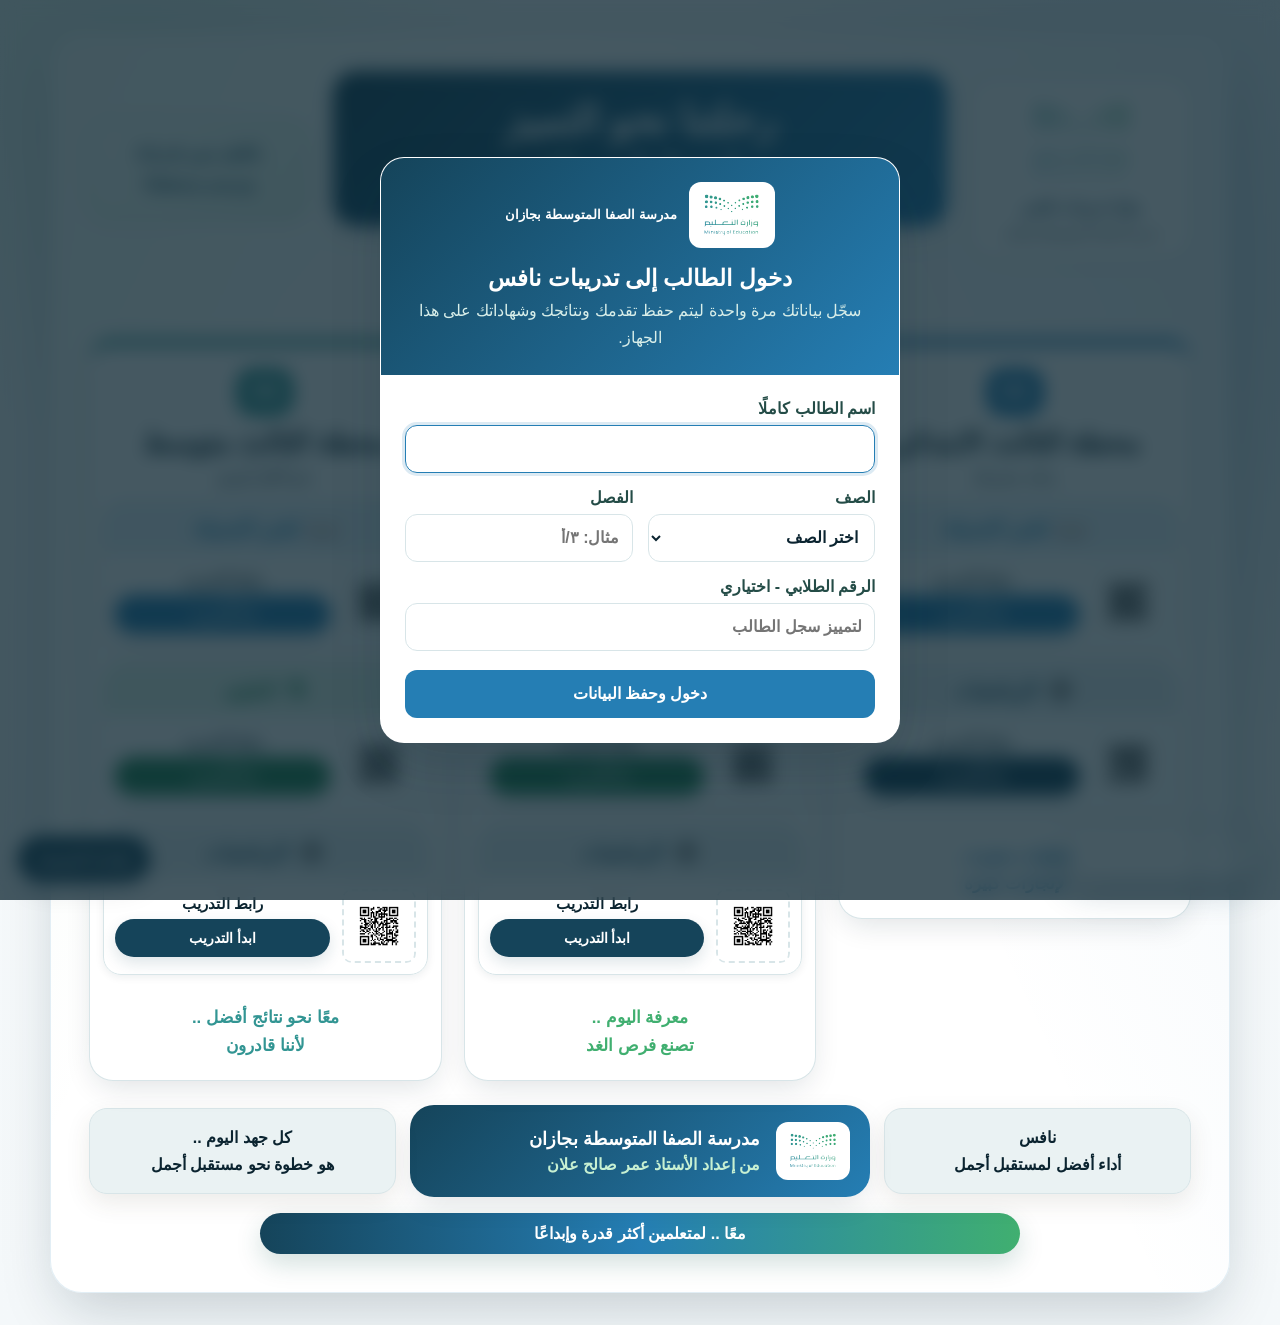
<file: tests/grade3-middle-science.html>
<!DOCTYPE html>
<html lang="ar" dir="rtl">
<head>
<meta charset="UTF-8">
<meta name="viewport" content="width=device-width, initial-scale=1.0">
<title>تدريبات نافس | العلوم | مدرسة الصفا المتوسطة بجازان</title>
<style>
:root{
  --navy:#16324f;
  --navy-2:#0e2338;
  --teal:#0f7a72;
  --teal-light:#e4f4f2;
  --gold:#c9972e;
  --gold-light:#faf1dd;
  --bg:#f5f7f9;
  --card:#ffffff;
  --ink:#1c2b3a;
  --sub:#6b7c8c;
  --line:#e6ebef;
  --good:#1e8a5f;
  --good-bg:#e8f7ef;
  --bad:#c8433f;
  --bad-bg:#fdeceb;
  --radius:18px;
  --shadow:0 10px 30px rgba(22,50,79,.08);
  --shadow-sm:0 4px 14px rgba(22,50,79,.06);
}
*{box-sizing:border-box;margin:0;padding:0}
html,body{background:var(--bg);color:var(--ink);font-family:'Tajawal','Cairo',system-ui,-apple-system,'Segoe UI',sans-serif;direction:rtl}
body{min-height:100vh;display:flex;flex-direction:column}
button{font-family:inherit;cursor:pointer}
.wrap{max-width:980px;margin:0 auto;width:100%;padding:0 18px;flex:1;display:flex;flex-direction:column}

/* ---------- Header ---------- */
header.app-head{background:linear-gradient(135deg,var(--navy) 0%,var(--navy-2) 100%);padding:18px 0 26px}
.head-inner{max-width:980px;margin:0 auto;padding:0 18px;display:flex;align-items:center;justify-content:space-between;gap:14px}
.brand{display:flex;align-items:center;gap:12px}
.brand-logo{width:46px;height:46px;border-radius:13px;background:radial-gradient(circle at 30% 30%,#1f4a72,#0f7a72);display:flex;align-items:center;justify-content:center;flex-shrink:0;box-shadow:0 4px 12px rgba(0,0,0,.25)}
.brand-logo svg{width:26px;height:26px}
.brand-text h1{color:#fff;font-size:19px;font-weight:800;letter-spacing:0}
.brand-text p{color:#9fb4c7;font-size:12px;margin-top:2px}
.head-actions{display:flex;gap:8px}
.icon-btn{width:38px;height:38px;border-radius:11px;border:1px solid rgba(255,255,255,.18);background:rgba(255,255,255,.08);color:#fff;display:flex;align-items:center;justify-content:center;font-size:16px;transition:.15s}
.icon-btn:hover{background:rgba(255,255,255,.16)}
.stat-badge{display:flex;align-items:center;gap:6px;height:38px;padding:0 14px;border-radius:11px;border:1px solid rgba(255,255,255,.18);background:rgba(255,255,255,.08);color:#fff;font-size:13px;font-weight:800;white-space:nowrap}
.stat-badge b{color:#f6c453;font-weight:900}
@media(max-width:480px){.stat-badge{padding:0 10px;font-size:12px}.brand-text p{display:none}}

/* ---------- Screens ---------- */
.screen{display:none;padding:26px 0 50px;flex:1}
.screen.active{display:flex;flex-direction:column;gap:22px}

/* ---------- Home ---------- */
.intro-card{background:var(--card);border-radius:var(--radius);padding:22px 24px;box-shadow:var(--shadow-sm);border:1px solid var(--line)}
.intro-card h2{font-size:18px;margin-bottom:6px;color:var(--navy)}
.intro-card p{font-size:14px;color:var(--sub);line-height:1.9}
.intro-tags{display:flex;flex-wrap:wrap;gap:8px;margin-top:14px}
.tag{font-size:12px;background:var(--teal-light);color:var(--teal);padding:5px 12px;border-radius:20px;font-weight:700}

.credit-card{background:linear-gradient(135deg,var(--navy) 0%,var(--navy-2) 100%);border-radius:var(--radius);padding:24px 26px;box-shadow:var(--shadow);text-align:center}
.credit-card h3{color:#fff;font-size:15.5px;font-weight:800;line-height:1.9;margin-bottom:14px}
.credit-card h3 b{color:#f6c453}
.credit-hr{border:none;border-top:1px solid rgba(255,255,255,.15);margin:0 auto 14px;width:80%}
.credit-schools{display:flex;flex-direction:column;gap:8px;margin-bottom:16px}
.credit-schools p{font-size:13.5px;color:#e4ecf3}
.credit-schools p b{color:#6fd3c4;font-weight:800}
.credit-signature{font-size:13.5px;font-weight:800;color:#f6c453}

.section-title{font-size:15px;font-weight:800;color:var(--navy);margin-bottom:2px;display:flex;align-items:center;gap:8px}
.section-title .dot{width:7px;height:7px;border-radius:50%;background:var(--gold)}

.domain-grid{display:grid;grid-template-columns:repeat(2,1fr);gap:14px}
@media(max-width:640px){.domain-grid{grid-template-columns:1fr}}

.domain-card{background:var(--card);border:1px solid var(--line);border-radius:16px;padding:18px;box-shadow:var(--shadow-sm);display:flex;flex-direction:column;gap:10px;transition:.18s;cursor:pointer}
.domain-card:hover{transform:translateY(-2px);box-shadow:var(--shadow)}
.domain-card .d-icon{width:42px;height:42px;border-radius:12px;display:flex;align-items:center;justify-content:center;font-size:20px}
.domain-card h3{font-size:15.5px;color:var(--ink)}
.domain-card .d-meta{font-size:12.5px;color:var(--sub)}
.domain-card .d-start{margin-top:4px;align-self:flex-start;font-size:12.5px;font-weight:800;color:var(--teal);display:flex;align-items:center;gap:5px}

.featured{grid-column:1 / -1;background:linear-gradient(120deg,var(--gold-light) 0%,#fff 60%);border:1px solid #ecd9ab;position:relative;overflow:hidden}
.featured::before{content:"";position:absolute;inset-inline-start:0;top:0;bottom:0;width:5px;background:linear-gradient(var(--gold),#e0b354)}
.featured .d-icon{background:var(--gold);color:#fff}
.featured h3{font-size:17px}

.d-icon.c1{background:#e7eefc;color:#2455a3}
.d-icon.c2{background:#eafaf1;color:#1e8a5f}
.d-icon.c3{background:#fdeeea;color:#c85a3a}
.d-icon.c4{background:#f3ecfb;color:#7a4fc4}

.history-card{background:var(--card);border:1px solid var(--line);border-radius:16px;padding:16px 18px;box-shadow:var(--shadow-sm)}
.history-row{display:flex;align-items:center;justify-content:space-between;padding:10px 0;border-bottom:1px solid var(--line);font-size:13.5px}
.history-row:last-child{border-bottom:none}
.history-row .h-domain{font-weight:700;color:var(--ink)}
.history-row .h-date{color:var(--sub);font-size:12px}
.history-score{font-weight:800;padding:4px 12px;border-radius:20px;font-size:12.5px}
.hs-good{background:var(--good-bg);color:var(--good)}
.hs-mid{background:var(--gold-light);color:#a3771a}
.hs-bad{background:var(--bad-bg);color:var(--bad)}
.empty-hint{color:var(--sub);font-size:13px;text-align:center;padding:14px 0}

/* ---------- Quiz ---------- */
.quiz-top{display:flex;align-items:center;justify-content:space-between;gap:10px}
.quiz-meta{display:flex;align-items:center;gap:12px;font-size:13px;color:var(--sub);font-weight:700}
.quiz-meta .q-count{color:var(--navy)}
.exit-btn{background:none;border:none;color:var(--sub);font-size:20px;line-height:1;padding:4px 8px;border-radius:8px}
.exit-btn:hover{background:var(--bad-bg);color:var(--bad)}
.progress-track{height:8px;background:var(--line);border-radius:20px;overflow:hidden}
.progress-fill{height:100%;background:linear-gradient(90deg,var(--teal),#17a396);border-radius:20px;transition:width .3s}

.q-card{background:var(--card);border-radius:var(--radius);padding:26px 24px;box-shadow:var(--shadow-sm);border:1px solid var(--line)}
.q-domain-badge{display:inline-block;font-size:11.5px;font-weight:800;color:var(--teal);background:var(--teal-light);padding:4px 11px;border-radius:20px;margin-bottom:14px}
.q-text{font-size:16.5px;line-height:1.9;color:var(--ink);font-weight:700}

.choices{display:flex;flex-direction:column;gap:10px;margin-top:20px}
.choice{display:flex;align-items:center;gap:12px;padding:14px 16px;border:1.5px solid var(--line);border-radius:13px;background:#fff;font-size:14.5px;text-align:right;transition:.15s}
.choice:hover:not(.locked){border-color:var(--teal);background:var(--teal-light)}
.choice .c-letter{width:26px;height:26px;border-radius:50%;background:var(--bg);border:1.5px solid var(--line);display:flex;align-items:center;justify-content:center;font-size:12.5px;font-weight:800;color:var(--sub);flex-shrink:0}
.choice.correct{border-color:var(--good);background:var(--good-bg)}
.choice.correct .c-letter{background:var(--good);border-color:var(--good);color:#fff}
.choice.wrong{border-color:var(--bad);background:var(--bad-bg)}
.choice.wrong .c-letter{background:var(--bad);border-color:var(--bad);color:#fff}
.choice.dim{opacity:.5}

.frac{display:inline-flex;flex-direction:column;text-align:center;line-height:1.15;vertical-align:middle;margin:0 3px;font-size:.92em;font-weight:800}
.frac .fn{border-bottom:1.6px solid currentColor;padding:0 4px}
.frac .fd{padding:0 4px}

.explain-box{margin-top:16px;padding:13px 15px;border-radius:12px;font-size:13.5px;line-height:1.8;display:none}
.explain-box.show{display:block}
.explain-box.good{background:var(--good-bg);color:#186b4a}
.explain-box.bad{background:var(--bad-bg);color:#a5322e}

.q-actions{display:flex;justify-content:flex-end;margin-top:20px}
.btn{border:none;border-radius:12px;padding:13px 26px;font-size:14.5px;font-weight:800;transition:.15s}
.btn-primary{background:var(--navy);color:#fff}
.btn-primary:hover{background:var(--navy-2)}
.btn-primary:disabled{background:#c7d0d9;cursor:not-allowed}
.btn-ghost{background:#fff;border:1.5px solid var(--line);color:var(--ink)}
.btn-ghost:hover{border-color:var(--teal);color:var(--teal)}
.btn-gold{background:var(--gold);color:#fff}
.btn-gold:hover{background:#b6851f}

/* ---------- Results ---------- */
.result-hero{background:linear-gradient(135deg,var(--navy),var(--navy-2));border-radius:var(--radius);padding:32px 24px;text-align:center;color:#fff;box-shadow:var(--shadow)}
.score-ring{width:130px;height:130px;border-radius:50%;margin:0 auto 14px;display:flex;align-items:center;justify-content:center;position:relative}
.score-ring .ring-num{font-size:30px;font-weight:900}
.score-ring .ring-sub{font-size:11px;color:#c8d6e3}
.result-msg{font-size:16px;font-weight:800;margin-bottom:4px}
.result-sub{font-size:13px;color:#9fb4c7}

.domain-breakdown{display:grid;grid-template-columns:repeat(auto-fit,minmax(200px,1fr));gap:10px}
.db-item{background:var(--card);border:1px solid var(--line);border-radius:13px;padding:13px 15px;box-shadow:var(--shadow-sm)}
.db-item .db-top{display:flex;justify-content:space-between;font-size:12.5px;font-weight:700;margin-bottom:8px;color:var(--sub)}
.db-bar{height:7px;background:var(--line);border-radius:10px;overflow:hidden}
.db-fill{height:100%;border-radius:10px;background:var(--teal)}

.review-list{display:flex;flex-direction:column;gap:10px}
.review-item{background:var(--card);border:1px solid var(--line);border-radius:13px;padding:14px 16px;box-shadow:var(--shadow-sm)}
.review-head{display:flex;align-items:flex-start;gap:10px}
.review-icon{width:24px;height:24px;border-radius:50%;flex-shrink:0;display:flex;align-items:center;justify-content:center;font-size:12px;color:#fff;font-weight:900;margin-top:2px}
.review-icon.ok{background:var(--good)}
.review-icon.no{background:var(--bad)}
.review-text{font-size:13.5px;line-height:1.8}
.review-answer{font-size:12.5px;margin-top:6px;color:var(--sub)}
.review-answer b{color:var(--ink)}

.result-actions{display:flex;gap:10px;flex-wrap:wrap}

/* ---------- Modal ---------- */
.modal-bg{position:fixed;inset:0;background:rgba(14,25,38,.55);display:none;align-items:center;justify-content:center;z-index:50;padding:20px}
.modal-bg.show{display:flex}
.modal{background:#fff;border-radius:18px;max-width:420px;width:100%;padding:22px;box-shadow:0 20px 60px rgba(0,0,0,.3)}
.modal h3{font-size:16px;color:var(--navy);margin-bottom:14px}
.modal .m-row{display:flex;flex-direction:column;gap:10px;margin-bottom:14px}
.modal .m-btn{display:flex;align-items:center;gap:10px;padding:12px 14px;border:1.5px solid var(--line);border-radius:11px;background:#fff;font-size:13.5px;font-weight:700;text-align:right}
.modal .m-btn:hover{border-color:var(--teal)}
.modal .m-btn.danger:hover{border-color:var(--bad);color:var(--bad)}
.modal-close{margin-top:6px;width:100%}
input[type=file]{display:none}

/* ---------- Footer ---------- */
footer.app-foot{text-align:center;padding:18px 12px;font-size:12.5px;color:var(--ink)}
footer.app-foot a{color:var(--teal);text-decoration:none;font-weight:700}

.toast{position:fixed;bottom:22px;left:50%;transform:translateX(-50%);background:var(--navy);color:#fff;padding:11px 20px;border-radius:11px;font-size:13px;box-shadow:var(--shadow);opacity:0;pointer-events:none;transition:.25s;z-index:60}
.toast.show{opacity:1;transform:translateX(-50%) translateY(-6px)}
</style>
</head>
<body>

<header class="app-head">
  <div class="head-inner">
    <div class="brand">
      <div class="brand-logo">
        <svg viewBox="0 0 24 24" fill="none"><path d="M12 3 4 7l8 4 8-4-8-4Z" stroke="#fff" stroke-width="1.4" stroke-linejoin="round"/><path d="M4 7v10l8 4 8-4V7" stroke="#f6c453" stroke-width="1.4" stroke-linejoin="round"/><path d="M12 11v10" stroke="#fff" stroke-width="1.2"/></svg>
      </div>
      <div class="brand-text">
        <h1>تدريبات نافس</h1>
        <p>علوم · الصف الثالث متوسط</p>
      </div>
    </div>
    <div class="head-actions">
      <div class="stat-badge" id="totalQBadge" title="إجمالي عدد أسئلة المنصة">📝 <b id="totalQCount">0</b> سؤال</div>
      <button class="icon-btn" id="btnBack" title="العودة">↩️</button>
      <button class="icon-btn" id="btnHomeIcon" title="الرئيسية">🏠</button>
      <button class="icon-btn" id="btnSettings" title="الإعدادات">⚙️</button>
    </div>
  </div>
</header>

<div class="wrap">

  <!-- HOME SCREEN -->
  <section class="screen active" id="screenHome">
    <div class="intro-card">
      <h2>اختبر نفسك ذاتيًا في العلوم</h2>
      <p>مجموعة أسئلة تدريبية من نوع الاختيار من متعدد في مادة العلوم للصف الثالث متوسط، تغطي الكيمياء وخصائص المادة، والفيزياء والطاقة، وعلوم الأرض والفضاء والبيئة، وعلم الأحياء وجسم الإنسان، لتساعدك على قياس استعدادك ومراجعة أهم المفاهيم.</p>
      <div class="intro-tags">
        <span class="tag">اختيار من متعدد</span>
        <span class="tag">تصحيح فوري</span>
        <span class="tag">مراجعة الإجابات</span>
        <span class="tag">تتبع تقدمك</span>
      </div>
    </div>

    <div class="credit-card">
      <h3>مبادرة نافس <b>"اختبر نفسك"</b> — مبادرة لمعلمي المادة أو حصص الانتظار أو الأنشطة الصفية</h3>
      <hr class="credit-hr">
      <div class="credit-signature">✦ مدرسة الصفا المتوسطة بجازان ✦<br><span style="color:#6fd3c4;font-size:13px">من إعداد الأستاذ عمر صالح علان</span></div>
    </div>

    <div>
      <div class="section-title"><span class="dot"></span>اختر نطاقك</div>
    </div>

    <div class="domain-grid">
      <div class="domain-card featured" data-domain="all">
        <div class="d-icon">🏆</div>
        <h3>الاختبار الشامل</h3>
        <div class="d-meta">أسئلة متنوعة من جميع النطاقات الأربعة — <span id="countAll"></span></div>
        <div class="d-start">ابدأ الاختبار ←</div>
      </div>

      <div class="domain-card" data-domain="chem">
        <div class="d-icon c1">🧪</div>
        <h3>الكيمياء وخصائص المادة</h3>
        <div class="d-meta"><span id="countchem"></span></div>
        <div class="d-start">ابدأ ←</div>
      </div>

      <div class="domain-card" data-domain="physics">
        <div class="d-icon c2">⚡</div>
        <h3>الفيزياء والطاقة</h3>
        <div class="d-meta"><span id="countphysics"></span></div>
        <div class="d-start">ابدأ ←</div>
      </div>

      <div class="domain-card" data-domain="earth">
        <div class="d-icon c3">🌍</div>
        <h3>علوم الأرض والفضاء والبيئة</h3>
        <div class="d-meta"><span id="countearth"></span></div>
        <div class="d-start">ابدأ ←</div>
      </div>

      <div class="domain-card" data-domain="biology">
        <div class="d-icon c4">🧬</div>
        <h3>علم الأحياء وجسم الإنسان</h3>
        <div class="d-meta"><span id="countbiology"></span></div>
        <div class="d-start">ابدأ ←</div>
      </div>
    </div>

    <div>
      <div class="section-title"><span class="dot"></span>سجل محاولاتك</div>
    </div>
    <div class="history-card" id="historyCard">
      <div class="empty-hint">لم تُجرِ أي محاولة بعد — ابدأ اختبارًا لتظهر نتائجك هنا.</div>
    </div>
  </section>

  <!-- QUIZ SCREEN -->
  <section class="screen" id="screenQuiz">
    <div class="quiz-top">
      <button class="exit-btn" id="btnExitQuiz" title="إنهاء">✕</button>
      <div class="quiz-meta">
        <span>⏱️ <span id="quizTimer">00:00</span></span>
        <span class="q-count"><span id="qIndex">1</span> / <span id="qTotal">16</span></span>
      </div>
    </div>
    <div class="progress-track"><div class="progress-fill" id="progressFill" style="width:6%"></div></div>

    <div class="q-card">
      <span class="q-domain-badge" id="qBadge">الأعداد والعمليات عليها</span>
      <div class="q-text" id="qText"></div>
      <div class="choices" id="qChoices"></div>
      <div class="explain-box" id="qExplain"></div>
      <div class="q-actions">
        <button class="btn btn-primary" id="btnNext" disabled>التالي</button>
      </div>
    </div>
  </section>

  <!-- RESULTS SCREEN -->
  <section class="screen" id="screenResults">
    <div class="result-hero">
      <div class="score-ring" id="scoreRing">
        <div>
          <div class="ring-num" id="resultPercent">0%</div>
          <div class="ring-sub" id="resultFraction">0 / 0</div>
        </div>
      </div>
      <div class="result-msg" id="resultMsg">أحسنت!</div>
      <div class="result-sub" id="resultSub">النطاق: الاختبار الشامل</div>
    </div>

    <div class="domain-breakdown" id="domainBreakdown"></div>

    <div>
      <div class="section-title"><span class="dot"></span>مراجعة الإجابات</div>
    </div>
    <div class="review-list" id="reviewList"></div>

    <div class="result-actions">
      <button class="btn btn-primary" id="btnRetry">إعادة المحاولة</button>
      <button class="btn btn-ghost" id="btnHome">الرئيسية</button>
    </div>
  </section>

</div>


<!-- SETTINGS MODAL -->
<div class="modal-bg" id="modalSettings">
  <div class="modal">
    <h3>الإعدادات والنسخ الاحتياطي</h3>
    <div class="m-row">
      <button class="m-btn" id="btnExport">⬇️ تنزيل نسخة احتياطية من سجل محاولاتك (JSON)</button>
      <button class="m-btn" id="btnImportTrigger">⬆️ استعادة سجل محاولات من ملف</button>
      <input type="file" id="fileImport" accept=".json">
      <button class="m-btn danger" id="btnReset">🗑️ مسح سجل المحاولات بالكامل</button>
    </div>
    <button class="btn btn-ghost modal-close" id="btnCloseSettings">إغلاق</button>
  </div>
</div>

<div class="toast" id="toast"></div>

<script>
/* ================= DATA ================= */
function F(n,d){ return `<span class="frac"><span class="fn">${n}</span><span class="fd">${d}</span></span>`; }

const DOMAINS = {
  chem:     { label:'الكيمياء وخصائص المادة',        icon:'🧪' },
  physics:  { label:'الفيزياء والطاقة',              icon:'⚡' },
  earth:    { label:'علوم الأرض والفضاء والبيئة',    icon:'🌍' },
  biology:  { label:'علم الأحياء وجسم الإنسان',      icon:'🧬' }
};
const QUESTIONS = [
  /* ---------------- الكيمياء وخصائص المادة ---------------- */
  { domain:'chem', topic:'المحاليل والمخاليط', text:'ما المحلول غير المتجانس من المحاليل التالية؟',
    choices:['الطباشير في الماء','الملح في الماء','السكر في الماء','الخل في الماء'], correct:0,
    explain:'الطباشير لا يذوب في الماء بل يبقى عالقًا فيه مكوّنًا مخلوطًا غير متجانس (معلّق)، بخلاف الملح والسكر والخل التي تذوب مكوّنة محاليل متجانسة.' },
  { domain:'chem', topic:'تركيب الذرة', text:'ما الجسيمات التي توجد داخل نواة الذرة؟',
    choices:['البروتونات والنيوترونات','الإلكترونات فقط','البروتونات والإلكترونات','الإلكترونات والنيوترونات'], correct:0,
    explain:'تقع البروتونات (موجبة الشحنة) والنيوترونات (متعادلة) داخل النواة، بينما تدور الإلكترونات حولها في مستويات الطاقة.' },
  { domain:'chem', topic:'المحاليل والمخاليط', text:'على ماذا نحصل عند مزج الملح في الماء؟',
    choices:['محلول (مخلوط)','مركب جديد','عنصر نقي','تفاعل كيميائي ينتج غازاً'], correct:0,
    explain:'إذابة الملح في الماء عملية فيزيائية تنتج محلولاً (مخلوطًا متجانسًا)، ولا ينتج عنها مادة جديدة.' },
  { domain:'chem', topic:'المركبات الكيميائية', text:'أي من نسب العناصر التالية تمثل مركب هيدروكسيد الصوديوم (NaOH)؟',
    choices:['1:1:1','1:2:1','2:1:1','1:1:2'], correct:0,
    explain:'يتكون هيدروكسيد الصوديوم من ذرة واحدة من كل من الصوديوم والأكسجين والهيدروجين، أي بنسبة 1:1:1.' },
  { domain:'chem', topic:'التفاعلات الكيميائية والطاقة', text:'أي من التفاعلات التالية لا يعد مثالاً على تفاعل طارد للحرارة؟',
    choices:['تفكك الماء إلى هيدروجين وأكسجين','احتراق الخشب','تفاعل الحديد مع الأكسجين (الصدأ)','انفجار الألعاب النارية'], correct:0,
    explain:'تفكك الماء إلى هيدروجين وأكسجين تفاعل ماص للحرارة (يحتاج طاقة كهربائية لإتمامه)، بينما بقية الأمثلة تفاعلات طاردة للحرارة.' },
  { domain:'chem', topic:'المحاليل والمخاليط', text:'أي من الأمثلة التالية يعد محلولاً مكوناً من سائل في سائل؟',
    choices:['الأسيتون في الماء','الملح في الماء','الهواء الجوي','السبائك مثل النحاس الأصفر'], correct:0,
    explain:'الأسيتون سائل يذوب في الماء (سائل) مكوّنًا محلول سائل في سائل، بينما الملح صلب، والهواء غاز في غاز، والسبائك صلب في صلب.' },
  { domain:'chem', topic:'تركيب الذرة', text:'إذا كان عدد البروتونات في ذرة الكلور ١٧ بروتوناً، فما العدد الذري له؟',
    choices:['17','35','18','8'], correct:0,
    explain:'العدد الذري لأي عنصر يساوي عدد البروتونات في نواته، أي 17 لعنصر الكلور.' },
  { domain:'chem', topic:'المركبات والمخاليط', text:'ما نوع المادة المتكونة من تفاعل غاز الكلور مع فلز الصوديوم؟',
    choices:['مركب','مخلوط','عنصر','محلول'], correct:0,
    explain:'اتحاد الصوديوم مع الكلور كيميائيًا ينتج مركبًا جديدًا (كلوريد الصوديوم) بخواص مختلفة عن العنصرين الأصليين.' },
  { domain:'chem', topic:'عوامل الذوبان', text:'كيف يؤثر حجم الحبيبات في معدل ذوبان المادة؟',
    choices:['كلما زاد حجم الحبيبات قلّ معدل الذوبان','كلما زاد حجم الحبيبات زاد معدل الذوبان','لا علاقة بين حجم الحبيبات ومعدل الذوبان','حجم الحبيبات يؤثر في اللون فقط'], correct:0,
    explain:'الحبيبات الكبيرة تقلّل مساحة السطح المعرّضة للمذيب، فيقلّ معدل الذوبان؛ أما الحبيبات الصغيرة (المطحونة) فتزيد معدل الذوبان.' },
  { domain:'chem', topic:'حالات المادة', text:'ما الخاصية المشتركة بين الحالتين السائلة والغازية؟',
    choices:['تأخذ شكل الإناء الموضوعة فيه','لها شكل وحجم ثابتان','جسيماتها متراصة بشكل منتظم','لا يمكن ضغطها'], correct:0,
    explain:'كلتا الحالتين لا تحافظان على شكل ثابت، بل تأخذان شكل الإناء التي توضعان فيه، بخلاف الحالة الصلبة.' },
  { domain:'chem', topic:'تركيب الذرة', text:'أين تقع نواة الذرة؟',
    choices:['في مركز الذرة','على سطح الذرة','خارج الذرة','في المستوى الخارجي'], correct:0,
    explain:'تتركز كتلة الذرة تقريبًا بالكامل في نواتها الواقعة في مركزها، بينما تدور الإلكترونات حولها.' },
  { domain:'chem', topic:'تركيب الذرة', text:'ما الحد الأقصى لعدد الإلكترونات في المستوى الرئيسي الثالث (M)؟',
    choices:['18','8','2','32'], correct:0,
    explain:'يُحسب الحد الأقصى للإلكترونات في مستوى ما بالقانون 2ن²، وللمستوى الثالث (ن=3): 2×3²=18.' },

  /* ---------------- الفيزياء والطاقة ---------------- */
  { domain:'physics', topic:'الضوء والألوان', text:'سلّط خالد كشافًا ضوئيًا على منشور زجاجي، ما اللون الذي لاحظ أنه ينحرف بشكل أكبر؟',
    choices:['الأزرق لأن طوله الموجي صغير','الأحمر لأن طوله الموجي كبير','الأخضر لأن سرعته أكبر','جميع الألوان تنحرف بالتساوي'], correct:0,
    explain:'كلما قلّ الطول الموجي للون زادت درجة انحرافه عند مروره بالمنشور، واللون الأزرق أقصر أطوال موجية من الألوان المرئية الأساسية فينحرف أكثر.' },
  { domain:'physics', topic:'قوانين نيوتن', text:'عند سقوط حجر على الأرض، فإن الأرض والحجر يجذب كل منهما الآخر، فما تفسير ذلك؟',
    choices:['أن لكل فعل رد فعل مساوٍ له في المقدار ومعاكس له في الاتجاه','قانون نيوتن الأول (القصور الذاتي)','قانون الجاذبية العامة دون علاقة بالفعل ورد الفعل','قانون حفظ الطاقة'], correct:0,
    explain:'هذا تطبيق مباشر لقانون نيوتن الثالث للحركة: لكل فعل رد فعل مساوٍ له في المقدار ومعاكس له في الاتجاه.' },
  { domain:'physics', topic:'تحولات الطاقة', text:'أي التحولات يحدث في محرك السيارة عندما تبدأ بالحركة؟',
    choices:['طاقة كيميائية إلى ميكانيكية (حركية)','طاقة حرارية إلى كهربائية','طاقة ضوئية إلى كيميائية','طاقة نووية إلى حرارية'], correct:0,
    explain:'يحوّل المحرك الطاقة الكيميائية المخزّنة في الوقود إلى طاقة ميكانيكية (حركية) تُحرّك السيارة.' },
  { domain:'physics', topic:'تحولات الطاقة', text:'حينما يؤدي أحمد التمارين الرياضية، ما تحولات الطاقة التي ستحدث في جسمه؟',
    choices:['تحول الطاقة الكيميائية إلى الطاقة الحركية','تحول الطاقة الحرارية إلى كيميائية','تحول الطاقة الضوئية إلى صوتية','تحول الطاقة الكهربائية إلى مغناطيسية'], correct:0,
    explain:'يحوّل الجسم الطاقة الكيميائية المخزّنة في الغذاء إلى طاقة حركية أثناء ممارسة الرياضة.' },
  { domain:'physics', topic:'التغيرات الفيزيائية', text:'ما سبب وجود قطرات من الماء على زجاج السيارة صباحاً؟',
    choices:['التكثف','التبخر','الانصهار','التجمد'], correct:0,
    explain:'يتكثف بخار الماء الموجود في الهواء عند ملامسته لسطح الزجاج البارد مكوّنًا قطرات ماء سائلة.' },
  { domain:'physics', topic:'قوانين نيوتن', text:'لاعب الجمباز أثناء الأداء يدفع جهاز المتوازي بقوة إلى أسفل، فيؤثر الجهاز في اللاعب بقوة، ما مقدار تلك القوة؟',
    choices:['مساوية له في المقدار إلى أعلى','أكبر منها ومعاكسة لها','أصغر منها وفي نفس الاتجاه','معدومة لأن الجهاز ثابت'], correct:0,
    explain:'وفق قانون نيوتن الثالث، يستجيب الجهاز بقوة رد فعل مساوية في المقدار ومعاكسة في الاتجاه (إلى أعلى).' },
  { domain:'physics', topic:'الضوء والمسافات الفلكية', text:'يتطلب وصول ضوء الشمس إلى الأرض ثمان دقائق في حين يتطلب وصول ضوء القمر إلى الأرض ١٫٥ ثانية، فما السبب في ذلك؟',
    choices:['لأن الشمس أبعد عن الأرض من القمر','لأن ضوء الشمس أبطأ من ضوء القمر','لأن القمر يصدر ضوءه الخاص بسرعة أكبر','لأن الغلاف الجوي يُبطئ ضوء الشمس فقط'], correct:0,
    explain:'سرعة الضوء ثابتة، والفرق الكبير في الزمن سببه بُعد المسافة؛ فالشمس أبعد بكثير عن الأرض من القمر.' },
  { domain:'physics', topic:'انتقال الحرارة', text:'لديك مادتان فلزيتان درجتا حرارتهما مختلفتان وُضعتا فوق بعضهما، حدّد اتجاه انتقال الحرارة؟',
    choices:['من الأعلى (الأسخن) إلى الأقل حرارة','من الأقل حرارة إلى الأعلى (الأسخن)','لا تنتقل حتى تتساوى كتلتاهما','تنتقل باتجاهين متساويين'], correct:0,
    explain:'تنتقل الحرارة دائمًا من الجسم الأعلى درجة حرارة إلى الجسم الأقل درجة حرارة حتى يصلا إلى حالة الاتزان الحراري.' },
  { domain:'physics', topic:'قوانين نيوتن', text:'أي القوانين التالية تفسر اندفاع خرطوم الماء للخلف عندما يُفتح، في حين يندفع الماء للأمام؟',
    choices:['قانون نيوتن الثالث','قانون نيوتن الأول','قانون نيوتن الثاني','قانون الجاذبية العامة'], correct:0,
    explain:'اندفاع الماء للأمام (الفعل) يقابله اندفاع الخرطوم للخلف (رد الفعل)، وهذا تطبيق لقانون نيوتن الثالث.' },
  { domain:'physics', topic:'الكهرومغناطيسية', text:'ماذا تسمى الدائرة الكهربائية التي لها مجال مغناطيسي؟',
    choices:['المغناطيس الكهربائي','المولد الكهربائي','المكثف الكهربائي','المقاومة الكهربائية'], correct:0,
    explain:'مرور تيار كهربائي في ملف سلكي ينشئ حوله مجالاً مغناطيسيًا، وتُسمى هذه الدائرة بالمغناطيس الكهربائي.' },

  /* ---------------- علوم الأرض والفضاء والبيئة ---------------- */
  { domain:'earth', topic:'البراكين والصخور', text:'ماذا تسمى الصخور المنصهرة التي تتدفق على سطح الأرض؟',
    choices:['اللابة','الصهارة (الماجما)','الرماد البركاني','الحمم الغازية'], correct:0,
    explain:'تُسمى الصخور المنصهرة "صهارة" وهي داخل الأرض، فإذا تدفقت على سطح الأرض سُمّيت "لابة".' },
  { domain:'earth', topic:'النظام الشمسي', text:'فسّر: يُطلق على كوكب الزهرة نجم الصباح؟',
    choices:['بسبب انعكاس أشعة الشمس لكثافة غلافه الجوي','لأنه أقرب الكواكب إلى الأرض','لأنه يصدر ضوءه الخاص','بسبب دورانه السريع حول محوره'], correct:0,
    explain:'يبدو كوكب الزهرة لامعًا في سماء الصباح بسبب انعكاس ضوء الشمس بقوة على غلافه الجوي الكثيف، وليس لأنه يصدر ضوءً ذاتيًا.' },
  { domain:'earth', topic:'الكوارث الطبيعية', text:'ما هو التسونامي؟',
    choices:['الموجات الزلزالية المائية','الرياح الموسمية القوية','فيضانات الأنهار','العواصف الرملية'], correct:0,
    explain:'التسونامي موجات بحرية ضخمة تنتج عادة عن زلازل تحت قاع المحيط، لذا يُطلق عليها "الموجات الزلزالية المائية".' },
  { domain:'earth', topic:'البراكين والصفائح', text:'ما سبب تكوّن براكين جزر هاواي؟',
    choices:['البقعة الساخنة','حدود الصفائح المتباعدة','حدود الصفائح المتقاربة','الزلازل البحرية'], correct:0,
    explain:'تكوّنت جزر هاواي فوق "بقعة ساخنة" ثابتة في باطن الأرض بينما تتحرك الصفيحة المحيطية فوقها، منتجة سلسلة من البراكين.' },
  { domain:'earth', topic:'الكواكب', text:'تكتسب صخور كوكب المريخ اللون الأحمر بسبب وجود:',
    choices:['أكاسيد الحديد','أكاسيد الألمنيوم','الكبريت النقي','الغبار البركاني الأسود'], correct:0,
    explain:'يعود اللون الأحمر المميز لسطح المريخ إلى انتشار أكاسيد الحديد (الصدأ) في تربته وصخوره.' },
  { domain:'earth', topic:'الموارد الطبيعية', text:'لماذا يُعد القطن من الموارد الطبيعية المتجددة؟',
    choices:['لأنه يُحصد كل عام','لأنه لا ينضب أبداً مهما استُهلك','لأنه يُصنّع في المصانع','لأنه لا يحتاج ماءً للنمو'], correct:0,
    explain:'المورد المتجدد هو ما يمكن تعويضه خلال فترة زمنية قصيرة نسبيًا، والقطن يُزرع ويُحصد بشكل دوري كل عام.' },
  { domain:'earth', topic:'التنوع البيئي', text:'على ماذا يدل وجود حيوانات مختلفة في بيئة واحدة من بيئات المملكة العربية السعودية؟',
    choices:['تنوع النظام البيئي','تلوث البيئة','ندرة الموارد الغذائية','اختلال التوازن البيئي'], correct:0,
    explain:'وجود أنواع مختلفة من الكائنات الحية في بيئة واحدة مؤشر صحي على تنوع النظام البيئي وثرائه.' },
  { domain:'earth', topic:'حماية البيئة', text:'لوحظ أن بعض أنواع الطيور تنقرض، فأيّ مما يلي سبب جوهري لانقراضها؟',
    choices:['تدمير الموطن البيئي','زيادة عدد المفترسات الطبيعية فقط','الهجرة الموسمية المعتادة','التكاثر السريع لهذه الطيور'], correct:0,
    explain:'يُعدّ تدمير الموطن البيئي (كإزالة الغابات أو التوسع العمراني) من أهم الأسباب الجوهرية لانقراض الأنواع.' },
  { domain:'earth', topic:'التغير المناخي', text:'عند دخولك بيتًا زجاجيًا تشعر بتأثير يشبه ظاهرة تُسمى:',
    choices:['الاحتباس الحراري','طبقة الأوزون','المطر الحمضي','التيارات المحيطية'], correct:0,
    explain:'يحبس زجاج البيت الزجاجي الحرارة بالداخل بطريقة مشابهة لكيفية احتباس غازات الدفيئة للحرارة في الغلاف الجوي (الاحتباس الحراري).' },
  { domain:'earth', topic:'التوازن البيئي', text:'تضع الأسماك ملايين البيوض في بحيرة واحدة سنوياً، لماذا لا تمتلئ البحيرة بالأسماك؟',
    choices:['لأن العديد من البيوض لم تُخصَّب أو لم تنجُ','لأن الأسماك تهاجر بعد وضع البيوض مباشرة','لأن البحيرة تجف كل عام','لأن البيوض تتحول إلى نباتات مائية'], correct:0,
    explain:'عدد كبير من البيوض لا يُخصَّب، وحتى المخصَّب منها يتعرض كثير منه للافتراس أو الظروف البيئية قبل أن يكتمل نموه.' },

  /* ---------------- علم الأحياء وجسم الإنسان ---------------- */
  { domain:'biology', topic:'الأمراض ومسبباتها', text:'أي الأمراض التالية يسببه فيروس؟',
    choices:['الأنفلونزا','السل (الدرن)','الكوليرا','الملاريا'], correct:0,
    explain:'الأنفلونزا مرض فيروسي، بينما السل والكوليرا تسببهما بكتيريا، والملاريا يسببها طفيلي أولي.' },
  { domain:'biology', topic:'الجهاز البولي', text:'أي أعضاء الجهاز البولي يتجمع فيه البول؟',
    choices:['المثانة','الكلية','الحالب','الإحليل'], correct:0,
    explain:'تُنتج الكلى البول وينتقل عبر الحالبين ليتجمّع في المثانة قبل خروجه عبر الإحليل.' },
  { domain:'biology', topic:'النباتات', text:'ما الجزء المسؤول عن امتصاص الماء والأملاح المعدنية في جذور النباتات؟',
    choices:['الشعيرات الجذرية','القلنسوة','الساق','الخشب'], correct:0,
    explain:'الشعيرات الجذرية امتدادات دقيقة من خلايا الجذر تزيد مساحة سطحه، مما يسهّل امتصاص الماء والأملاح المعدنية.' },
  { domain:'biology', topic:'جهاز المناعة', text:'ما هو خط الدفاع الأول في جسم الإنسان؟',
    choices:['الجلد','خلايا الدم البيضاء','الأجسام المضادة','الغدد الليمفاوية'], correct:0,
    explain:'يُعد الجلد خط الدفاع الأول لأنه يشكّل حاجزًا فيزيائيًا يمنع دخول معظم مسببات المرض إلى الجسم.' },
  { domain:'biology', topic:'الجلد', text:'أين يُصنَّع فيتامين د في جسم الإنسان؟',
    choices:['الجلد','الكبد','الكلى','المعدة'], correct:0,
    explain:'يُصنَّع فيتامين د في الجلد عند تعرضه لأشعة الشمس فوق البنفسجية.' },
  { domain:'biology', topic:'الوراثة', text:'بماذا تمتاز التوائم المتماثلة؟',
    choices:['تنشأ من بويضة واحدة','تنشأ من بويضتين منفصلتين','لا تتشابه وراثياً','تختلف دائماً في فصيلة الدم'], correct:0,
    explain:'ينشأ التوأمان المتماثلان من بويضة واحدة مخصَّبة انقسمت إلى جنينين، لذا يتشابهان وراثيًا تمامًا.' },
  { domain:'biology', topic:'الغدد الصماء', text:'ما الغدة التي تسيطر على معظم النشاطات الحيوية في الجسم؟',
    choices:['الغدة النخامية','الغدة الدرقية','الغدة الكظرية','البنكرياس'], correct:0,
    explain:'تُعرف الغدة النخامية بـ"الغدة الرئيسة" لأنها تفرز هرمونات تنظّم عمل معظم الغدد الصماء الأخرى في الجسم.' },
  { domain:'biology', topic:'الجهاز الهضمي', text:'في أي الأعضاء التالية يتم امتصاص معظم الماء؟',
    choices:['الأمعاء الغليظة','المعدة','الأمعاء الدقيقة','المريء'], correct:0,
    explain:'تتخصص الأمعاء الغليظة بامتصاص معظم الماء المتبقي من الفضلات قبل التخلص منها.' },
  { domain:'biology', topic:'السلاسل الغذائية', text:'بماذا تمتاز الكائنات المنتجة عن الكائنات المستهلكة؟',
    choices:['تصنع غذاءها بنفسها','تتغذى على كائنات أخرى','لا تحتاج إلى ضوء الشمس','تعيش في الماء فقط'], correct:0,
    explain:'الكائنات المنتجة (كالنباتات) قادرة على صنع غذائها بنفسها عن طريق البناء الضوئي، بخلاف المستهلكة التي تعتمد على كائنات أخرى.' },
  { domain:'biology', topic:'الغدد الصماء', text:'أي الغدد التالية توجد في منطقة العنق؟',
    choices:['الغدة الدرقية','الغدة النخامية','الغدة الكظرية','الغدة اللعابية'], correct:0,
    explain:'تقع الغدة الدرقية في مقدمة العنق، وتفرز هرمونات تنظّم معدل الأيض في الجسم.' },
  { domain:'biology', topic:'جهاز المناعة', text:'أي الخلايا التالية تهاجم مسببات المرض في جسم الإنسان؟',
    choices:['خلايا الدم البيضاء','خلايا الدم الحمراء','الصفائح الدموية','الخلايا العصبية'], correct:0,
    explain:'تُعد خلايا الدم البيضاء جزءًا أساسيًا من جهاز المناعة، إذ تهاجم البكتيريا والفيروسات ومسببات المرض الأخرى.' },
  { domain:'biology', topic:'الجهاز التنفسي', text:'أي العمليات التالية تتم في الحويصلات الهوائية؟',
    choices:['تبادل الغازات','ترشيح الدم','إنتاج المخاط','تنظيم درجة الحرارة'], correct:0,
    explain:'الحويصلات الهوائية في الرئتين هي موقع تبادل غازي الأكسجين وثاني أكسيد الكربون بين الهواء والدم.' },

  /* ---------------- إضافات من نموذج اختبار نافس علوم (ثالث متوسط) ---------------- */
  { domain:'chem', topic:'المنهج العلمي', text:'ما الخطوة الأولى للبحث عن حل مشكلة ما؟',
    choices:['تحديد المشكلة','تحليل البيانات','استخلاص النتائج','اختبار الفرضية'], correct:0,
    explain:'تبدأ خطوات المنهج العلمي بتحديد المشكلة أو طرح السؤال العلمي قبل جمع البيانات أو اختبار الفرضيات.' },
  { domain:'chem', topic:'المنهج العلمي', text:'عملية تطبيق العلم لصناعة منتجات أو أدوات يستخدمها الناس تسمى:',
    choices:['التقنية','النظرية','التجربة','الفرضية'], correct:0,
    explain:'التقنية هي توظيف المعرفة العلمية لتطوير أدوات ومنتجات تخدم الإنسان.' },
  { domain:'chem', topic:'المنهج العلمي', text:'العامل الذي يتم قياسه في التجربة هو:',
    choices:['المتغير التابع','الثابت','الوحدة','المتغير المستقل'], correct:0,
    explain:'المتغير التابع هو الذي يُقاس ويتغير استجابة لتغيّر المتغير المستقل.' },
  { domain:'chem', topic:'تركيب الذرة', text:'ترتد جسيمات ألفا عند تعريضها لصفيحة رقيقة من الذهب؛ لأنها تصطدم بجسيم في الوسط ذو كثافة:',
    choices:['كبيرة وشحنته موجبة','صغيرة وشحنته متعادلة','كبيرة وشحنته سالبة','صغيرة وشحنته سالبة'], correct:0,
    explain:'أثبتت تجربة رذرفورد أن النواة صغيرة الحجم لكنها عالية الكثافة وموجبة الشحنة، مما يفسر ارتداد بعض جسيمات ألفا.' },
  { domain:'chem', topic:'النظائر', text:'إذا كان العدد الذري للكربون (6)، فإن نظير كربون-14 يتكون من:',
    choices:['6 بروتونات و8 نيوترونات','14 إلكتروناً','6 نيوترونات','8 بروتونات و6 نيوترونات'], correct:0,
    explain:'عدد البروتونات = العدد الذري = 6، وعدد النيوترونات = العدد الكتلي - العدد الذري = 14-6 = 8.' },
  { domain:'chem', topic:'النظائر المشعة وعمر النصف', text:'إذا كانت فترة عمر النصف لنظير اليود-131 هي 8 أيام، فكم جراماً يتبقى من كتلة 4 جم من العنصر بعد 16 يوماً؟',
    choices:['1','4','3','2'], correct:0,
    explain:'مرور 16 يوماً يعني مرور فترتي عمر نصف (8+8): 4جم ← 2جم ← 1جم.' },
  { domain:'chem', topic:'الاضمحلال الإشعاعي', text:'عند تحلل جسيمات بيتا، فإن العدد الذري للعنصر:',
    choices:['يزداد واحداً','يزداد اثنين','ينقص واحداً','ينقص اثنين'], correct:0,
    explain:'في اضمحلال بيتا يتحول نيوترون إلى بروتون، فيزداد العدد الذري بمقدار واحد.' },
  { domain:'chem', topic:'الجدول الدوري', text:'العنصر الذي ينتمي إلى ثلاثية الحديد هو:',
    choices:['النيكل','الألومنيوم','الفضة','الذهب'], correct:0,
    explain:'ثلاثية الحديد تضم: الحديد والكوبالت والنيكل، وهي عناصر متقاربة في خواصها المغناطيسية.' },
  { domain:'chem', topic:'الجدول الدوري', text:'يُصنَّف عنصر الأكسجين، والذي عدده الذري 8، على أنه:',
    choices:['لا فلز','فلز','شبه فلز','غاز نبيل'], correct:0,
    explain:'الأكسجين من اللافلزات، يقع في الجزء العلوي الأيمن من الجدول الدوري.' },
  { domain:'chem', topic:'الجدول الدوري', text:'أي العناصر التالية يُعد من أشباه الفلزات؟ (الأعداد الذرية: Na=11، Ca=20، Si=16، Li=3)',
    choices:['Si','Na','Ca','Li'], correct:0,
    explain:'السيليكون (Si) من أشباه الفلزات المعروفة الواقعة على الخط الفاصل بين الفلزات واللافلزات في الجدول الدوري.' },
  { domain:'chem', topic:'الجدول الدوري', text:'يقع عنصر الليثيوم في مجموعة:',
    choices:['الفلزات القلوية','الفلزات القلوية الأرضية','الغازات النبيلة','الهالوجينات'], correct:0,
    explain:'الليثيوم من عناصر المجموعة الأولى (الفلزات القلوية).' },
  { domain:'chem', topic:'الروابط الكيميائية', text:'أي مما يلي يُعد جزيئاً أيونياً؟ (الأعداد الذرية: H=1، Cl=17، Na=11، O=8، C=6)',
    choices:['NaCl','HCl','H₂','CO₂'], correct:0,
    explain:'الرابطة الأيونية تنشأ عادة بين فلز ولافلز، والصوديوم (فلز) مع الكلور (لافلز) يكوّنان NaCl الأيوني.' },
  { domain:'chem', topic:'تركيب الذرة', text:'الحد الأقصى لعدد الإلكترونات في المستوى الرئيس الثاني للطاقة يساوي:',
    choices:['8 إلكترونات','32 إلكتروناً','18 إلكتروناً','2 إلكترون'], correct:0,
    explain:'بتطبيق القانون 2ن² للمستوى الثاني (ن=2): 2×2²=8.' },
  { domain:'chem', topic:'تركيب الذرة', text:'عدد إلكترونات التكافؤ لعنصر الألومنيوم (Al، العدد الذري 13):',
    choices:['3','17','13','11'], correct:0,
    explain:'الألومنيوم في المجموعة الثالثة عشرة، وله 3 إلكترونات تكافؤ في مستواه الأخير.' },
  { domain:'chem', topic:'الصيغ الكيميائية', text:'الرقم 3 الموجود في الصيغة الكيميائية AlCl₃ يدل على ثلاث:',
    choices:['ذرات كلور','أيونات كلور','جزيئات AlCl','مركبات AlCl'], correct:0,
    explain:'الرقم السفلي في الصيغة الكيميائية يشير إلى عدد ذرات ذلك العنصر في الصيغة، أي 3 ذرات كلور.' },
  { domain:'chem', topic:'الروابط الكيميائية', text:'أي الجزيئات التساهمية الآتية يُعد جزيئاً تساهمياً قطبياً؟',
    choices:['H₂O','N₂','CO₂','CH₄'], correct:0,
    explain:'جزيء الماء غير متماثل التوزيع الشحني (شكله منحنٍ)، مما يجعله قطبياً، بخلاف N₂ وCO₂ وCH₄ المتماثلة وغير القطبية.' },
  { domain:'chem', topic:'التفاعلات الكيميائية', text:'كل مما يلي يُعد تغيراً كيميائياً عدا:',
    choices:['تمزيق الورقة','احتراق الخشب','صدأ الحديد','تكوّن راسب'], correct:0,
    explain:'تمزيق الورقة تغيّر فيزيائي فقط (يغيّر الشكل دون تكوين مادة جديدة)، بخلاف بقية الأمثلة التي تُنتج مواد جديدة.' },
  { domain:'chem', topic:'موازنة المعادلات الكيميائية', text:'يتفاعل الميثان مع الأكسجين لينتج ثاني أكسيد الكربون والماء، فإن المعادلة الكيميائية الموزونة للتفاعل هي:',
    choices:['CH₄ + 2O₂ → CO₂ + 2H₂O','CH₄ + O₂ → CO₂ + 2H₂O','CH₄ + O₂ → CO₂ + H₂O','CH₄ + 2O₂ → CO₂ + H₂O'], correct:0,
    explain:'لتوازن عدد ذرات الهيدروجين (4) والأكسجين، يلزم معامل 2 أمام كل من O₂ وH₂O.' },
  { domain:'chem', topic:'عوامل سرعة التفاعل', text:'لإبطاء سرعة التفاعل الكيميائي يجب:',
    choices:['خفض درجة الحرارة','إضافة عامل محفز','زيادة تركيز أحد المواد المتفاعلة','رفع درجة الحرارة'], correct:0,
    explain:'خفض درجة الحرارة يقلّل من طاقة حركة الجسيمات وتكرار تصادمها، فيبطئ سرعة التفاعل.' },
  { domain:'chem', topic:'موازنة المعادلات الكيميائية', text:'المعادلة الرمزية الموزونة للمعادلة اللفظية: (غاز الهيدروجين + غاز الأكسجين ← ماء) هي:',
    choices:['2H₂ + O₂ → 2H₂O','H₂ + O₂ → H₂O','2H₂O → 2H₂ + O₂','2H + 2O → H₂O'], correct:0,
    explain:'لتوازن ذرات الهيدروجين والأكسجين في الطرفين، يلزم معامل 2 أمام H₂ وH₂O.' },
  { domain:'chem', topic:'الجدول الدوري', text:'الفلزات القلوية في الجدول الدوري تمثلها عناصر المجموعة:',
    choices:['الأولى','الثانية','الثالثة','الرابعة'], correct:0,
    explain:'الفلزات القلوية (كالصوديوم والليثيوم) تقع في المجموعة الأولى من الجدول الدوري.' },
  { domain:'chem', topic:'الروابط الكيميائية', text:'الرابطة التساهمية في جزيء NH₃ تنشأ عندما:',
    choices:['تشارك ثلاث ذرات هيدروجين بثلاثة إلكترونات','تفقد ذرة النيتروجين ثلاثة إلكترونات','تفقد ذرة الهيدروجين إلكتروناً واحداً','تشارك ذرة النيتروجين بإلكترون واحد'], correct:0,
    explain:'تتشارك ذرة النيتروجين مع ثلاث ذرات هيدروجين، كل واحدة تساهم بإلكترون، مكوّنة ثلاث روابط تساهمية مفردة.' },

  { domain:'earth', topic:'الزلازل', text:'الموجات الزلزالية المائية تُعرف باسم موجات:',
    choices:['تسونامي','أولية','سطحية','ثانوية'], correct:0,
    explain:'التسونامي موجات مائية ضخمة تنتج غالباً عن زلازل تحت قاع المحيط.' },
  { domain:'earth', topic:'البراكين', text:'اللابة التي تنساب بسهولة (منخفضة اللزوجة) هي:',
    choices:['البازلتية','المخروطية','المركبة','الناعمة'], correct:0,
    explain:'اللابة البازلتية منخفضة اللزوجة وغنية بالحديد والمغنيسيوم، لذا تنساب بسهولة وسرعة.' },

  { domain:'biology', topic:'النقل عبر الغشاء الخلوي', text:'العملية الخلوية التي تحدث لخلايا الخضروات المعروضة في المحلات عند رشها بالماء هي:',
    choices:['الانتشار','البلعمة','التخمر','الاتزان'], correct:0,
    explain:'دخول جزيئات الماء إلى خلايا الخضروات عبر الغشاء الخلوي هو شكل من أشكال الانتشار يحافظ على نضارتها.' },
  { domain:'biology', topic:'التنفس الخلوي والتخمر', text:'تلجأ الخلايا العضلية لعملية التخمر عند الركض بسرعة، وبعدها يشعر الشخص بإعياء ناتج عن:',
    choices:['تراكم حمض اللاكتيك','تحرر كمية أكبر من الطاقة','إنتاج كحول وثاني أكسيد الكربون','حدوث التخمر في السيتوبلازم'], correct:0,
    explain:'عند نقص الأكسجين أثناء الجهد العالي، تلجأ الخلايا العضلية للتخمر اللبني الذي ينتج حمض اللاكتيك المسبب للإعياء وألم العضلات.' },
  { domain:'biology', topic:'التكاثر اللاجنسي', text:'تستطيع بعض المخلوقات الحية إعادة بناء الأجزاء المبتورة أو المجروحة من جسمها عن طريق عملية:',
    choices:['التجدد','التبرعم','التكاثر الجنسي','الانشطار'], correct:0,
    explain:'التجدد قدرة بعض الكائنات كنجم البحر على إعادة نمو الأجزاء المفقودة من جسمها.' },
  { domain:'biology', topic:'الحمض النووي DNA', text:'من مميزات الحمض النووي DNA أنه:',
    choices:['يتكون من سلسلتين','يحتوي على القواعد النيتروجينية U,C,A,G','يحتوي على سكر الرايبوز الخماسي الكربون','يوجد في نواة وسيتوبلازم الخلية'], correct:0,
    explain:'يتميز DNA بتركيبه الحلزوني المزدوج (سلسلتين متقابلتين)، بخلاف RNA أحادي السلسلة.' },
  { domain:'biology', topic:'الحمض النووي DNA', text:'إذا كان ترتيب القواعد النيتروجينية على حمض DNA كالتالي: A C A G T C، فأي مما يلي يمثل ترتيب القواعد النيتروجينية على السلسلة المقابلة له؟',
    choices:['G A C T G T','G A G T C T','G A C A G T','C A C T G T'], correct:0,
    explain:'بتطبيق قاعدة التكامل (A-T، C-G) باتجاه مضاد للسلسلة الأصلية، نحصل على GACTGT.' },
  { domain:'biology', topic:'تصنيع البروتين', text:'إذا كان ترتيب القواعد النيتروجينية على حمض mRNA كالتالي: C A C، فأي مما يلي يمثل الترتيب المناسب للقواعد النيتروجينية على حمض tRNA؟',
    choices:['G U G','G U C','C U C','G A G'], correct:0,
    explain:'يرتبط كل قاعدة نيتروجينية على mRNA بقاعدتها المكمّلة على tRNA (C-G، A-U): C→G، A→U، C→G، أي GUG.' },
  { domain:'biology', topic:'الوراثة ومربع بانيت', text:'في نبات البازلاء، اللون الأصفر للبذور (Y) سائد على اللون الأخضر (y). إذا كان الأبوان من الطراز الجيني Yy×Yy، فما احتمال ظهور نباتات بذورها صفراء؟',
    choices:['75%','100%','50%','25%'], correct:0,
    explain:'تزاوج Yy×Yy ينتج النسب 1 YY : 2 Yy : 1 yy، أي 3 من كل 4 (75%) أصفر اللون (سائد) و25% أخضر.' },
  { domain:'biology', topic:'الوراثة ومربع بانيت', text:'إذا كان ناتج مربع بانيت لأبوين أن جميع الأبناء من الطراز الجيني Tt، فإن الطرزين الجينيين للأبوين هما:',
    choices:['أحدهما TT والآخر tt','أحدهما Tt والآخر tt','أحدهما Tt والآخر TT','أحدهما Tt والآخر Tt'], correct:0,
    explain:'تزاوج فرد نقي الصفة السائدة (TT) مع فرد نقي الصفة المتنحية (tt) ينتج أبناء جميعهم من الطراز الجيني الهجين Tt.' },

  { domain:'physics', topic:'الحركة', text:'المصطلح الذي يتضمن البعد بين نقطة البداية ونقطة النهاية واتجاه الحركة هو:',
    choices:['الإزاحة','السرعة','التسارع','القوة'], correct:0,
    explain:'الإزاحة كمية متجهة تمثل المسافة المستقيمة واتجاهها من نقطة البداية إلى نقطة النهاية.' },
  { domain:'physics', topic:'قوانين نيوتن', text:'ميل الجسم لمقاومة (ممانعة) أي تغيير في حالته الحركية يُسمى:',
    choices:['القصور الذاتي','القوة','الزخم','التسارع'], correct:0,
    explain:'القصور الذاتي هو خاصية الجسم في مقاومة تغيّر حالته الحركية (السكون أو الحركة المنتظمة).' },
  { domain:'physics', topic:'الحركة', text:'حصان سباق يقطع مسافة 1000 متر خلال 100 ثانية، فإن سرعته بوحدة م/ث تساوي:',
    choices:['10','1000','100','1.0'], correct:0,
    explain:'السرعة = المسافة ÷ الزمن = 1000 ÷ 100 = 10 م/ث.' },
  { domain:'physics', topic:'الزخم', text:'دراجة كتلتها 28 كجم، تتحرك بسرعة 4 م/ث نحو الشمال، فإن مقدار كمية الحركة (الزخم) بوحدة كجم·م/ث يساوي:',
    choices:['112','32','24','7'], correct:0,
    explain:'الزخم = الكتلة × السرعة = 28 × 4 = 112 كجم·م/ث.' },
  { domain:'physics', topic:'الزخم والتصادمات', text:'عندما تصطدم كرة زجاجية صغيرة الكتلة بكرة أخرى ساكنة كبيرة الكتلة، فإن الكرة الصغيرة بعد التصادم:',
    choices:['ترتد','تبقى ساكنة','تتحرك بنفس الاتجاه','تتحرك حركة دائرية'], correct:0,
    explain:'عند اصطدام جسم خفيف بجسم ثقيل ساكن، يرتد الجسم الخفيف غالباً في الاتجاه المعاكس.' },
  { domain:'physics', topic:'قوانين نيوتن', text:'"إذا كانت القوة المحصلة المؤثرة على جسم ما تساوي صفراً فإنه يبقى ساكناً، وإذا كان متحركاً فإنه يبقى متحركاً في خط مستقيم بسرعة ثابتة" — هذا نص قانون:',
    choices:['نيوتن الأول','نيوتن الثاني','السرعة','القصور'], correct:0,
    explain:'هذا هو نص قانون نيوتن الأول (قانون القصور الذاتي).' },
  { domain:'physics', topic:'الاحتكاك', text:'أي مما يأتي يُبطئ انزلاق كتاب على سطح طاولة؟',
    choices:['الاحتكاك الانزلاقي','الجاذبية','الاحتكاك السكوني','القصور'], correct:0,
    explain:'الاحتكاك الانزلاقي هو القوة المضادة لحركة جسم ينزلق فوق سطح آخر، وهو ما يُبطئ حركة الكتاب المنزلق.' },
  { domain:'physics', topic:'الجاذبية', text:'لاحظ رائد فضاء أن وزنه على سطح القمر أقل بكثير من وزنه على سطح الأرض، وذلك بسبب:',
    choices:['اختلاف الجاذبية بين الكوكبين','انعدام القصور الذاتي','انعدام الجاذبية','اختلاف القوى المؤثرة'], correct:0,
    explain:'جاذبية القمر أضعف بكثير من جاذبية الأرض (نحو سدس جاذبية الأرض)، لذا يقل وزن الجسم عليه رغم ثبات كتلته.' },
  { domain:'physics', topic:'الكهرباء', text:'تُغلَّف الأسلاك النحاسية المستخدمة في التمديدات الكهربائية بمادة البلاستيك أو المطاط؛ لتكون:',
    choices:['عازلاً','تياراً','مجالاً','جهداً'], correct:0,
    explain:'البلاستيك والمطاط مواد عازلة تمنع مرور التيار الكهربائي وتحمي المستخدم من الصدمات.' },
  { domain:'physics', topic:'الكهرباء', text:'يُصنع فتيل المصباح الكهربائي من سلك رفيع جداً بحيث تكون:',
    choices:['المقاومة كبيرة','القدرة الكهربائية كبيرة','شدة التيار كبيرة','الطاقة الكهربائية كبيرة'], correct:0,
    explain:'رفع مقاومة الفتيل (بجعله رفيعاً جداً) يجعله يسخن ويتوهج مصدراً للضوء عند مرور التيار.' },
  { domain:'physics', topic:'الكهرباء', text:'مصباح كهربائي يمر به تيار شدته 2 أمبير، إذا وُصل بمقبس يزوّده بجهد كهربائي مقداره 220 فولت، فإن مقدار المقاومة بوحدة الأوم يساوي:',
    choices:['110','440','55','220'], correct:0,
    explain:'المقاومة = الجهد ÷ شدة التيار = 220 ÷ 2 = 110 أوم.' },
  { domain:'physics', topic:'الكهرباء', text:'تُستخدم المنصهرات والقواطع في الدوائر الكهربائية لمنع ارتفاع:',
    choices:['شدة التيار الكهربائي','الحرارة','فرق الجهد الكهربائي','الطاقة الكهربائية'], correct:0,
    explain:'تفصل المنصهرات والقواطع الدائرة تلقائياً عند ارتفاع شدة التيار عن الحد الآمن، لمنع نشوب حريق أو تلف الأجهزة.' },
  { domain:'physics', topic:'الكهرباء', text:'محمصة كهربائية تعمل على جهد كهربائي 220 فولت، فإذا كانت شدة التيار المار فيها 10 أمبير، فإن مقدار القدرة الكهربائية بوحدة الواط تساوي:',
    choices:['2200','2420','220','22'], correct:0,
    explain:'القدرة الكهربائية = الجهد × شدة التيار = 220 × 10 = 2200 واط.' },
  { domain:'physics', topic:'المغناطيسية الأرضية', text:'في أي طبقات الأرض التالية يتولّد المجال المغناطيسي؟',
    choices:['اللب الخارجي','القشرة','الستار','اللب الداخلي'], correct:0,
    explain:'يتولد المجال المغناطيسي الأرضي من حركة الحديد المنصهر (السائل) في اللب الخارجي.' },
  { domain:'physics', topic:'تطبيقات المغناطيسية', text:'يُستخدم جهاز التصوير بالرنين المغناطيسي (MRI) للكشف عن:',
    choices:['بعض الأمراض','خطوط المجال المغناطيسي','شدة التيار الكهربائي','الصدمات الكهربائية'], correct:0,
    explain:'يعتمد جهاز الرنين المغناطيسي على مجال مغناطيسي قوي وموجات راديوية لتصوير أعضاء الجسم الداخلية وتشخيص الأمراض.' },

  /* ===== إضافات جديدة: أسئلة إضافية من نماذج نافس ===== */
  { domain:'chem', topic:'التغيرات الفيزيائية والكيميائية', text:'أي من يأتي مثال على التفاعلات الكيميائية؟',
    choices:['تجمد الماء', 'صدأ الحديد', 'ذوبان السكر', 'انصهار شمعة'], correct:1,
    explain:'صدأ الحديد تفاعل كيميائي ينتج مادة جديدة (أكسيد الحديد)، بينما الباقي تغيرات فيزيائية لا ينتج عنها مادة جديدة.' },
  { domain:'chem', topic:'تحولات الطاقة', text:'عند احتراق البنزين في محرك السيارة، يُستخدم جزء كبير من الطاقة الكيميائية المنبعثة لتحريك أجزاء السيارة، فإن الطاقة تتحول أيضاً إلى:',
    choices:['كهربائية', 'حرارية', 'مغناطيسية', 'صوتية'], correct:1,
    explain:'جزء من طاقة احتراق الوقود يتحول إلى طاقة حرارية (نتيجة الاحتكاك وعدم كفاءة المحرك الكاملة) بجانب الطاقة الحركية.' },
  { domain:'chem', topic:'التفاعلات الكيميائية', text:'وضع الطلاء على الحديد يمنعه من الصدأ. أي مما يلي يفسر السبب؟',
    choices:['يصبح الحديد أكثر صلابة بسبب ذلك', 'يتفاعل الطلاء الكيميائي مع الحديد', 'يمنع تلامس ثاني أكسيد الكربون مع الحديد', 'يمنع تلامس الحديد بالرطوبة والأكسجين'], correct:3,
    explain:'الصدأ ينتج من تفاعل الحديد مع الأكسجين والرطوبة معاً، فطبقة الطلاء تعزل الحديد عنهما فتمنع حدوث التفاعل.' },
  { domain:'chem', topic:'العناصر والمركبات والمخاليط', text:'أي الخيارات التالية يُعد وصفاً صحيحاً للمركب؟',
    choices:['يتكون من نوع واحد فقط من الذرات', 'يتكون من ذرتين من نفس العنصر فقط', 'يتكون من عنصرين أو أكثر متحدين كيميائياً بنسب ثابتة', 'يتكون نتيجة اختلاط أجزاء مختلفة دون اتحاد كيميائي'], correct:2,
    explain:'المركب مادة نقية تتكون من عنصرين أو أكثر متحدين كيميائياً بنسب كتلية ثابتة، وله خواص تختلف عن خواص عناصره المكوّنة.' },
  { domain:'chem', topic:'العناصر والمركبات والمخاليط', text:'يوضح الجدول التالي تصنيف بعض المواد: كلوريد الصوديوم مذاب في الماء، اتحاد الحديد مع الأكسجين، الفولاذ، الألومنيوم. رتّب هذا التصنيف على الترتيب (مخلوط، مركب، مخلوط، عنصر):',
    choices:['مركب - مكوّن - مخلوط - عنصر', 'مركب - عنصر - مخلوط - مكوّن', 'عنصر - مكوّن - مركب - مخلوط', 'مركب - مخلوط - عنصر - مكوّن'], correct:0,
    explain:'كلوريد الصوديوم المذاب في الماء محلول (مخلوط)، اتحاد الحديد بالأكسجين مركب (أكسيد الحديد)، الفولاذ مخلوط (سبيكة)، والألومنيوم عنصر نقي — والترتيب المطابق هو: مركب، مكوّن (خطأ صياغي في الأصل)، مخلوط، عنصر.' },
  { domain:'chem', topic:'الخصائص الفيزيائية والكيميائية', text:'يبيّن الجدول تصنيف بعض المواد إلى مجموعتين: المجموعة1 (الهواء، الثلج، الخشب) والمجموعة2 (الفولاذ، النحاس، الذهب). أي الخصائص الفيزيائية اعتُمد عليها للفرز بين المجموعتين؟',
    choices:['قابلية الذوبان في الماء', 'قابلية الانضغاط', 'الحالة الفيزيائية', 'قابلية التوصيل الكهربائي'], correct:3,
    explain:'مواد المجموعة الثانية (الفولاذ والنحاس والذهب) فلزات موصلة جيدة للكهرباء، بينما مواد المجموعة الأولى غير موصلة، فمعيار الفرز هو قابلية التوصيل الكهربائي.' },
  { domain:'chem', topic:'الجدول الدوري', text:'الهالوجينات عناصر لافلزية نشطة كيميائياً؛ فمع أي عناصر المجموعات التالية تتحد بصورة أسرع؟',
    choices:['المجموعة الأولى (الفلزات القلوية)', 'المجموعة الثانية (الفلزات القلوية الأرضية)', 'المجموعة 17 (الهالوجينات)', 'المجموعة 18 (الغازات النبيلة)'], correct:0,
    explain:'الفلزات القلوية (المجموعة الأولى) نشطة كيميائياً جداً وتفقد إلكتروناً واحداً بسهولة، فتتفاعل بسرعة مع الهالوجينات النشطة لتكوين مركبات أيونية.' },
  { domain:'chem', topic:'مكونات الغلاف الجوي', text:'ثلاثة غازات في الهواء الجوي للأرض (ثاني أكسيد الكربون، والنيتروجين، والأكسجين). ما ترتيبها من الأكثر وفرة إلى الأقل؟',
    choices:['نيتروجين، أكسجين، ثاني أكسيد الكربون', 'نيتروجين، ثاني أكسيد الكربون، أكسجين', 'أكسجين، نيتروجين، ثاني أكسيد الكربون', 'ثاني أكسيد الكربون، أكسجين، نيتروجين'], correct:0,
    explain:'يشكل النيتروجين نحو 78% من الغلاف الجوي، يليه الأكسجين بنحو 21%، بينما ثاني أكسيد الكربون نسبته ضئيلة جداً.' },
  { domain:'chem', topic:'الرقم الهيدروجيني (pH)', text:'يبيّن مقياس الرقم الهيدروجيني قيماً لثلاثة منتجات منزلية: الأمونيا (pH≈12)، ومادة منظفة (pH≈6)، وعصير ليمون (pH≈2). أيّ العبارات التالية صحيحة؟',
    choices:['المادة المنظفة أكثر حمضية من عصير الليمون', 'الأمونيا نفس قيمة الرقم الهيدروجيني للماء المقطر', 'الأمونيا قاعدة قوية', 'عصير الليمون حمض قوي'], correct:3,
    explain:'كلما قلّت قيمة الرقم الهيدروجيني عن 7 زادت الحموضة، وعصير الليمون بقيمة قريبة من 2 يُعد حمضاً قوياً.' },
  { domain:'chem', topic:'البناء الضوئي', text:'ما الوظيفة الأساسية لمادة الكلوروفيل في النباتات؟',
    choices:['امتصاص الطاقة الضوئية', 'تفكيك ثاني أكسيد الكربون', 'جعل أوراق النبات سامة للحشرات', 'وقاية النبات من الأمراض'], correct:0,
    explain:'الكلوروفيل صبغة خضراء تمتص الطاقة الضوئية وتحوّلها إلى طاقة كيميائية أثناء عملية البناء الضوئي.' },
  { domain:'chem', topic:'الكثافة', text:'صبّ مهند شراب الذرة في قاع وعاء فارغ، ثم أضاف فوقه كمية من الجليسرين، ثم من الماء، ثم من الزيت، وأسقط قرصاً من البلاستيك في الوعاء. أي العبارات التالية صحيحة؟',
    choices:['شراب الذرة الأقل كثافة بين السوائل', 'الجليسرين أقل كثافة من الماء', 'الزيت أقل كثافة من جميع السوائل في الشكل', 'قرص البلاستيك يستقر عند طبقة الماء'], correct:2,
    explain:'السوائل غير المتمازجة تترتب حسب كثافتها؛ فالزيت يطفو أعلى الجميع لأنه الأقل كثافة، بينما شراب الذرة الأعلى كثافة يستقر في القاع.' },
  { domain:'chem', topic:'دورة الماء', text:'يبيّن الرسم التخطيطي التالي دورة الماء على كوكب الأرض (تبخّر، تكاثف/سُحُب، هطول، ومسطح مائي). ما مصدر الطاقة الرئيس الذي يُشغّل دورة الماء؟',
    choices:['القمر', 'الشمس', 'الرياح', 'المد والجزر'], correct:1,
    explain:'الطاقة الشمسية هي المحرك الأساسي لدورة الماء؛ إذ تسخّن الشمس سطح الماء فيتبخّر ليتكاثف لاحقاً ويهطل من جديد.' },
  { domain:'chem', topic:'الكثافة', text:'أُسقطت كرة كثافتها 1.73 جم/سم³ في كأس يحوي طبقات من سوائل كثافاتها من الأعلى للأسفل: (أ) 0.89، (ب) 1.00، (ج) 1.21، (د) 2.34 جم/سم³. في أي طبقة ستستقر الكرة؟',
    choices:['فوق الطبقة (أ)', 'فوق الطبقة (د)', 'فوق الطبقة (ب)', 'فوق الطبقة (ج)'], correct:1,
    explain:'يستقر الجسم عند الطبقة التي تكون كثافتها أكبر من كثافته مباشرةً؛ وبما أن كثافة الكرة (1.73) أقل من كثافة الطبقة (د) (2.34) وأكبر من الطبقة (ج) (1.21)، فإنها تستقر عائمة فوق الطبقة (د).' },
  { domain:'chem', topic:'تحولات الطاقة', text:'تحدث تحولات الطاقة وفق التسلسل التالي: طاقة كيميائية ← طاقة حرارية ← طاقة ميكانيكية. أي مما يلي مثال على هذا التسلسل؟',
    choices:['ضوء يدوي (مصباح بطارية)', 'احتراق فتيل الشمعة', 'احتراق الوقود في محرك السيارة', 'سريان التيار الكهربائي في الثلاجة'], correct:2,
    explain:'عند احتراق الوقود في محرك السيارة تتحول طاقته الكيميائية إلى حرارة ناتجة عن الاحتراق، ثم تتحول هذه الحرارة إلى حركة ميكانيكية تُحرّك السيارة.' },
  { domain:'chem', topic:'المركبات وصيغها', text:'يوضح الشكل ثلاثة جزيئات ماء (H₂O) منفصلة، كل منها يتكوّن من ذرة أكسجين مرتبطة بذرتي هيدروجين. أي وصف صحيح لما تمثله هذه الصورة؟',
    choices:['ذرة واحدة من الماء', 'ثلاث ذرات ماء', 'جزيء واحد من الماء', 'ثلاثة جزيئات من الماء'], correct:3,
    explain:'كل مجموعة (O مع H,H) تمثل جزيء ماء واحداً كاملاً، وبما أن الصورة تُظهر ثلاث مجموعات منفصلة فهي تمثل ثلاثة جزيئات ماء.' },
  { domain:'chem', topic:'الجدول الدوري', text:'مستعيناً بالجدول الدوري، إذا كان العنصر (X) واقعاً في الدورة الرابعة والمجموعة السادسة عشرة تقريباً، فما رقم الدورة والمجموعة الصحيح لعنصر مشابه له في الترتيب؟',
    choices:['الدورة 2 والمجموعة 13', 'الدورة 3 والمجموعة 15', 'الدورة 15 والمجموعة 3', 'الدورة 4 والمجموعة 16'], correct:3,
    explain:'رقم الدورة يمثل عدد المستويات الإلكترونية الرئيسة، ورقم المجموعة (بالترقيم من 1 إلى 18) يمثل عدد إلكترونات المستوى الأخير تقريباً للعناصر ممثلة الفئة.' },
  { domain:'physics', topic:'الدوائر الكهربائية والبطاريات', text:'تُظهر ثلاث طرق لترتيب بطاريتين داخل مصباح يدوي: في الطريقة (ع) رُتِّبت الأقطاب بالتتابع الصحيح (سالب-موجب، سالب-موجب)، وفي (ص) وُضعت إحدى البطاريتين بقطبية معاكسة، وفي (س) وُضعت البطاريتان متعاكستين تماماً. أي الترتيبات تجعل المصباح يضيء؟',
    choices:['كما في (ع) فقط', 'كما في (ص) فقط', 'كما في (س) فقط', 'لن يعمل المصباح في أي من هذه الطرق'], correct:0,
    explain:'يعمل المصباح فقط عندما تُرتَّب البطاريتان بالتتابع الصحيح (قطب سالب يقابل قطب موجب على التوالي) بحيث يكتمل مسار التيار.' },
  { domain:'physics', topic:'السرعة والحركة', text:'يوضح رسم بياني تقدّم خنفساء على خط مستقيم بسرعة ثابتة: عند الزمن 5 ثوانٍ قطعت 2 سم، وعند الزمن 15 ثانية قطعت 6 سم. ما المدة التي تستغرقها الخنفساء لقطع مسافة 10 سم؟',
    choices:['4 ثوانٍ', '6 ثوانٍ', '20 ثانية', '25 ثانية'], correct:3,
    explain:'السرعة = التغير في المسافة ÷ التغير في الزمن = (6-2)÷(15-5) = 0.4 سم/ث. الزمن اللازم لقطع 10 سم = 10 ÷ 0.4 = 25 ثانية.' },
  { domain:'physics', topic:'القوى المتزنة وغير المتزنة', text:'عربة على سطح بلا احتكاك تؤثر عليها قوتان متعاكستان: 360 نيوتن نحو اليمين، و270 نيوتن نحو اليسار. صف حركة العربة:',
    choices:['ستتحرك نحو اليمين', 'ستتحرك نحو اليسار', 'ستتناوب الحركة بين اليمين واليسار', 'ستبقى ثابتة في مكانها'], correct:0,
    explain:'القوة المحصلة = 360 - 270 = 90 نيوتن نحو اليمين، وبما أنها غير متزنة (لا تساوي صفراً) فإن العربة تتسارع باتجاه اليمين.' },
  { domain:'physics', topic:'الدوائر الكهربائية', text:'في دائرة كهربائية يوجد مصباح موصول عبر المفتاح (1)، وخلّاط كهربائي موصول عبر المفتاح (2)، ويشترك كلا الفرعين مع البطارية عبر المفتاح (3). أي المفاتيح يجب إغلاقها لإضاءة المصباح؟',
    choices:['المفتاح 1 فقط', 'المفتاح 2 فقط', 'المفتاحان 1 و3', 'المفتاحان 2 و3'], correct:2,
    explain:'لإضاءة المصباح يجب إغلاق مفتاحه الخاص (1) بالإضافة إلى المفتاح المشترك (3) الذي يصل الدائرة بالبطارية؛ أما المفتاح (2) فيخص فرع الخلاط فقط.' },
  { domain:'physics', topic:'السرعة والحركة', text:'يوضح رسم بياني للمسافة والزمن أربع سيارات (سوداء، خضراء، زرقاء، حمراء) بحيث يمثل كل خط مسارها؛ الخط الأسود هو الأكثر ميلاً (يصل لأكبر مسافة في أقصر زمن). أي سيارة الأسرع؟',
    choices:['السوداء', 'الخضراء', 'الزرقاء', 'الحمراء'], correct:0,
    explain:'في الرسم البياني للمسافة-الزمن، السرعة تساوي ميل الخط؛ فكلما زاد ميل الخط زادت السرعة، والخط الأسود هو الأكثر انحداراً (ميلاً) في هذا الرسم.' },
  { domain:'physics', topic:'المغناطيسية الكهربائية', text:'إذا صممتَ مغناطيساً كهربائياً بسيطاً (سلك ملفوف حول مسمار متصل ببطارية)، كيف يمكن زيادة قوة جذبه؟',
    choices:['إزالة الغلاف البلاستيكي عن السلك', 'زيادة عدد لفات السلك حول المسمار', 'استخدام بطارية أقل جهداً', 'عكس قطبي البطارية'], correct:1,
    explain:'زيادة عدد لفات السلك حول القلب الحديدي تزيد شدة المجال المغناطيسي الناتج، وبالتالي تزيد قوة جذب المغناطيس الكهربائي.' },
  { domain:'physics', topic:'السرعة وأنواعها', text:'ماذا يقيس عداد السرعة في السيارة؟',
    choices:['متوسط السرعة', 'السرعة المتجهة', 'السرعة اللحظية', 'السرعة الثابتة'], correct:2,
    explain:'يعرض عداد السرعة قراءة السرعة عند لحظة معينة (السرعة اللحظية)، وهي تتغير باستمرار مع تغير حركة السيارة.' },
  { domain:'physics', topic:'قوانين نيوتن (الفعل ورد الفعل)', text:'حدّد قوتي الفعل ورد الفعل عند انطلاق رصاصة من بندقية:',
    choices:['الفعل إطلاق الرصاصة، ورد الفعل المسافة التي تقطعها', 'الفعل إطلاق الرصاصة، ورد الفعل صوت الرصاصة', 'الفعل إطلاق الرصاصة، ورد الفعل حركة البندقية للأمام', 'الفعل إطلاق الرصاصة، ورد الفعل ارتداد البندقية للخلف'], correct:3,
    explain:'وفق قانون نيوتن الثالث، تدفع البندقية الرصاصة للأمام (الفعل)، بينما ترتد البندقية للخلف بقوة مساوية ومعاكسة (رد الفعل).' },
  { domain:'physics', topic:'المغناطيسية الكهربائية', text:'أي مما يلي لا يعمل على زيادة قوة المغناطيس الكهربائي؟',
    choices:['زيادة عدد اللفات', 'وضع قضيب حديدي في المركز', 'زيادة المقاومة الكهربائية للسلك', 'زيادة شدة التيار الكهربائي'], correct:2,
    explain:'زيادة المقاومة الكهربائية تُقلّل شدة التيار المار في السلك، مما يُضعف المجال المغناطيسي الناتج بدلاً من تقويته.' },
  { domain:'physics', topic:'قوانين نيوتن (التسارع)', text:'احسب تسارع عربة تسوّق كتلتها 10 كجم عند دفعها بقوة مقدارها 20 نيوتن:',
    choices:['2 م/ث²', '200 م/ث²', '60 م/ث²', '4 م/ث²'], correct:0,
    explain:'التسارع = القوة ÷ الكتلة = 20 ÷ 10 = 2 م/ث² وفق قانون نيوتن الثاني.' },
  { domain:'physics', topic:'الكهرباء الساكنة', text:'وضّح الخاصية التي تجعل الأرض تُفرّغ الشحنات الكهربائية الساكنة المتراكمة فيها؟',
    choices:['تمتلك شحنة كهربائية ساكنة كبيرة', 'مقاومتها الكهربائية كبيرة', 'موصل كبير جداً', 'تشبه البطارية في عملها'], correct:2,
    explain:'الأرض جسم موصل ضخم، فهي تستقبل أي شحنات ساكنة زائدة وتوزّعها على مساحتها الهائلة، مما يُفرّغ الجسم المشحون.' },
  { domain:'physics', topic:'قوانين نيوتن (التسارع)', text:'يؤثر على صندوق كتلته 2.5 كجم قوتان متعاكستان مقدارهما 12 نيوتن و1.2 نيوتن. احسب مقدار تسارع الصندوق:',
    choices:['27 م/ث²', '4.3 م/ث²', '4.8 م/ث²', '0.48 م/ث²'], correct:1,
    explain:'القوة المحصلة = 12 - 1.2 = 10.8 نيوتن، والتسارع = 10.8 ÷ 2.5 = 4.32 م/ث² تقريباً 4.3 م/ث².' },
  { domain:'physics', topic:'المحولات الكهربائية', text:'في محوّل كهربائي، يحتوي الملف الابتدائي (المدخل) على عدد أقل من اللفات، بينما يحتوي الملف الثانوي (المخرج) على عدد أكبر من اللفات. أي مما يلي يصف الجهد الكهربائي الناتج مقارنة بالجهد الداخل؟',
    choices:['أكبر', 'أصغر', 'نفسه', 'صفر'], correct:0,
    explain:'في المحوّل الرافع للجهد، يكون عدد لفات الملف الثانوي أكبر من الابتدائي، مما ينتج عنه جهد كهربائي ناتج أكبر من الجهد الداخل.' },
  { domain:'biology', topic:'فصائل الدم', text:'يوضح الجدول التالي فصائل الدم ومولدات الضد والأجسام المضادة المرتبطة بها. أي نوع من مولدات الضد تحتوي عليه فصيلة الدم O؟',
    choices:['A', 'B', 'A و B معاً', 'لا يوجد مولدات ضد'], correct:3,
    explain:'فصيلة الدم O تخلو من مولدات الضد (A أو B) على سطح كرياتها الحمراء، ولهذا تُعد فصيلة الدم هذه المتبرع العام.' },
  { domain:'biology', topic:'الجهاز الهضمي', text:'ما الوظيفة الرئيسة للجهاز الموضح في الصورة (الجهاز الهضمي)؟',
    choices:['تبادل غازي الأكسجين وثاني أكسيد الكربون', 'نقل العناصر الغذائية إلى جميع أجزاء الجسم', 'تفكيك المواد الغذائية وامتصاص الدم لها', 'تحرير الطاقة المخزنة في السكريات داخل الخلايا'], correct:2,
    explain:'وظيفة الجهاز الهضمي الأساسية هي تفكيك الطعام إلى جزيئات صغيرة يمكن للدم امتصاصها ونقلها إلى الخلايا.' },
  { domain:'biology', topic:'الوراثة والانقسام المنصف', text:'تتكاثر ذبابة الفاكهة جنسياً، وتحتوي الخلية الواحدة في جسمها على 4 أزواج من الكروموسومات (8 كروموسومات). كم عدد الكروموسومات التي يرثها نسل ذبابة الفاكهة من الأب فقط؟',
    choices:['1 كروموسوم', '2 كروموسوم', '4 كروموسومات', '8 كروموسومات'], correct:2,
    explain:'في التكاثر الجنسي يرث النسل نصف عدد الكروموسومات من كل أب؛ وبما أن الخلية الجسدية تحوي 4 أزواج (8 كروموسومات)، فإن النسل يرث 4 كروموسومات من الأب و4 من الأم.' },
  { domain:'biology', topic:'الحمض النووي DNA', text:'يوضح الشكل أمامك قصاصة من شريط علوي للحمض النووي DNA بالتتابع: A T T C G A C C T. ما التتابع الصحيح للقواعد النيتروجينية للشريط السفلي المكمّل والموازي له؟',
    choices:['T G A G C A G T T', 'T A A G C T G G A', 'T G A G G A G T T', 'T G A G C A G C T'], correct:1,
    explain:'تتزاوج القواعد النيتروجينية بحيث يقابل A القاعدة T، وT يقابل A، وC يقابل G؛ فتتابع A T T C G A C C T يقابله T A A G C T G G A.' },
  { domain:'biology', topic:'طبقات الأرض', text:'الصورة أمامك توضح طبقات الأرض الأربع من السطح إلى المركز (د، ج، ب، أ). أي هذه الطبقات (أ، ب، ج، د) الأعلى في الضغط؟',
    choices:['الطبقة أ (اللب الداخلي)', 'الطبقة ب', 'الطبقة ج', 'الطبقة د (القشرة)'], correct:0,
    explain:'كلما اتجهنا نحو مركز الأرض زاد الضغط بسبب وزن الطبقات العلوية المتراكمة، فاللب الداخلي (الطبقة المركزية) هو الأعلى ضغطاً.' },
  { domain:'biology', topic:'الحمض النووي DNA', text:'يوضح الشكل المقابل خيطي DNA ينفصلان عن بعضهما بفعل أنزيم متخصص تمهيداً لتكوين نسختين جديدتين مطابقتين للأصل. ما المقصود بهذه العملية الموضحة في الشكل؟',
    choices:['تضاعف DNA', 'تضاعف RNA', 'تصنيع البروتين', 'الطفرة الوراثية'], correct:0,
    explain:'انفصال خيطي DNA عن بعضهما لتكوين نسخ جديدة مطابقة يمثل عملية تضاعف (نسخ) الحمض النووي DNA التي تسبق انقسام الخلية.' },
  { domain:'biology', topic:'الجهاز البولي', text:'أي أجزاء الجهاز البولي الموضح في الشكل يتجمّع فيه البول قبل خروجه من الجسم؟',
    choices:['الكلية', 'المثانة', 'الحالب', 'الإحليل'], correct:1,
    explain:'يصل البول من الكليتين عبر الحالبين ليتجمّع ويُخزَّن مؤقتاً في المثانة قبل أن يخرج من الجسم عبر الإحليل.' },
  { domain:'biology', topic:'تركيب الخلية النباتية', text:'يوضح الرسم التخطيطي خلية نباتية، وبها جزء مركزي كبير مسمى (س) يتحكم في نشاطات الخلية. ما وظيفة هذا الجزء؟',
    choices:['التخلص من الماء', 'إنتاج الطاقة', 'التحكم في نشاطات الخلية', 'القيام بالبناء الضوئي'], correct:2,
    explain:'الجزء (س) في الرسم يمثل نواة الخلية، وهي مركز التحكم الذي يحتوي على المادة الوراثية وينظم جميع نشاطات الخلية.' },
  { domain:'biology', topic:'الغذاء الصحي والأمراض', text:'ماجد مريض بالسكري. أي مما يلي يجب أن يحذر منه في طعامه وشرابه؟',
    choices:['لحوم البقر', 'الحليب', 'البيض', 'عصير الفواكه المحلّى'], correct:3,
    explain:'عصائر الفواكه المحلاة غنية بالسكريات البسيطة التي ترفع مستوى الجلوكوز في الدم بسرعة، لذا يجب على مريض السكري الحذر منها.' },
  { domain:'biology', topic:'التنظيم الحيوي (الأنسجة)', text:'الأنسجة في أجسام المخلوقات الحية هي مجموعة من:',
    choices:['الخلايا المتشابهة في البنية والوظيفة', 'الخلايا المختلفة في الأصل والوظيفة', 'المواد المتكونة من مصادر حيوية', 'الخلايا القادرة على صنع البروتين فقط'], correct:0,
    explain:'يُعرَّف النسيج بأنه مجموعة من الخلايا المتشابهة في التركيب والوظيفة، وتعمل معاً لأداء وظيفة معينة في الجسم.' },
  { domain:'biology', topic:'دورة الخلية والانقسام', text:'يوضح الرسم التخطيطي دورة الخلية بمراحلها المختلفة، ومنها الطور الذي تنمو فيه الخلية وتنشط وتتضاعف فيه عضياتها ويتضاعف الـDNA. أي مراحل دورة الخلية هذه تتضمن النمو وأداء الوظيفة؟',
    choices:['الطور التمهيدي', 'الطور البيني', 'الانقسام المتساوي', 'انقسام السيتوبلازم'], correct:1,
    explain:'الطور البيني هو أطول أطوار دورة الخلية، وفيه تنمو الخلية وتؤدي وظائفها الحيوية ويتضاعف فيه الحمض النووي DNA استعداداً للانقسام.' },
  { domain:'biology', topic:'السلاسل الغذائية', text:'أي العبارات التالية تصف الكائنات المنتجة (Producers) بشكل صحيح؟',
    choices:['تستخدم الطاقة الشمسية لصنع غذائها', 'تحصل على طاقتها من أكل النباتات', 'تحصل على طاقتها من هضم المخلوقات الميتة', 'تحصل على طاقتها من الماء مباشرة'], correct:0,
    explain:'الكائنات المنتجة (كالنباتات الخضراء) تصنع غذاءها بنفسها باستخدام طاقة ضوء الشمس عبر عملية البناء الضوئي.' },
  { domain:'biology', topic:'مكونات الدم', text:'أي مكونات الدم التالية يقوم بتدمير البكتيريا التي تهاجم الجسم؟',
    choices:['البلازما', 'خلايا الدم البيضاء', 'خلايا الدم الحمراء', 'الصفائح الدموية'], correct:1,
    explain:'خلايا الدم البيضاء هي المسؤولة عن مقاومة العدوى، إذ تلتهم البكتيريا ومسببات الأمراض الأخرى وتدمرها.' },
  { domain:'biology', topic:'المفاصل', text:'يوضح الشكل أنواعاً من المفاصل (كروي، محوري، انزلاقي، رزّي). أي هذه الأنواع يسمح بحركة الأرجل والأذرع في اتجاهات متعددة؟',
    choices:['المفصل الرزّي', 'المفصل الكروي', 'المفصل الانزلاقي', 'المفصل المحوري'], correct:1,
    explain:'المفصل الكروي (كمفصل الكتف والورك) يسمح بالحركة في اتجاهات متعددة ومدى واسع، بخلاف بقية أنواع المفاصل الأكثر تقييداً.' },
  { domain:'biology', topic:'تصنيف اللافقاريات', text:'إلى أي مجموعات اللافقاريات ينتمي قنديل البحر؟',
    choices:['الإسفنجيات', 'الرخويات', 'شوكيات الجلد', 'اللاسعات'], correct:3,
    explain:'قنديل البحر من شعبة اللاسعات (Cnidaria) التي تتميز بوجود خلايا لاسعة تستخدمها في اصطياد فرائسها والدفاع عن نفسها.' },
  { domain:'biology', topic:'الصدوع الأرضية', text:'يوضح الشكل صدعاً ناتجاً عن قوى ضغط متقابلة تدفع الكتلتين الصخريتين نحو بعضهما، مما يرفع إحداهما فوق الأخرى. ما نوع هذا الصدع؟',
    choices:['صدع عادي', 'صدع انزلاقي', 'صدع عكسي', 'صدع أمامي'], correct:2,
    explain:'الصدع العكسي ينتج عن قوى ضغط (انضغاط) تدفع الكتلتين نحو بعضهما فترتفع الكتلة العلوية (الجدار المعلق) فوق الأخرى، بعكس الصدع العادي الناتج عن قوى شد.' },
  { domain:'biology', topic:'البراكين', text:'يوضح الشكل بركاناً ذا جوانب شديدة الانحدار وتراكيب من طبقات متبادلة من الحمم واللابة والرماد البركاني. ما نوع هذا البركان؟',
    choices:['بركان مركب (طبقي)', 'بركان مخروطي (سندري)', 'بركان درعي', 'قبة لابة'], correct:0,
    explain:'البركان المركب (الطبقي) يتكون من طبقات متبادلة من تدفقات الحمم والرماد البركاني، وله جوانب شديدة الانحدار، بخلاف البركان الدرعي المنبسط أو المخروطي المكوّن من فتات فقط.' },
  { domain:'biology', topic:'السلاسل والشبكات الغذائية', text:'يوضح الشكل شبكة تغذية في إحدى الغابات الأفريقية (نبات أخضر ← أرنب وفأر وماعز ← بومة وقط بري وثعبان وابن آوى ← حدأة وأسد). أي العبارات التالية صحيحة؟',
    choices:['الماعز من الكائنات المنتجة', 'الحدأة والأسد من المستهلكات الأولية', 'القط البري مستهلك أولي والأسد مستهلك ثانوي', 'الماعز والأرنب كائنات مستهلكة أولية'], correct:3,
    explain:'الماعز والأرنب يتغذيان مباشرة على النباتات (المنتجات)، لذا يُصنَّفان كمستهلكات أولية، بينما الحدأة والأسد مستهلكات في مستويات أعلى (ثانوية أو ثالثية).' },
  { domain:'biology', topic:'الجهاز الهضمي', text:'يوضح الشكل جهاز الهضم في جسم الإنسان مع عضو مُشار إليه بالرمز (X) يقع مباشرة بعد المعدة على هيئة أنبوب طويل ملتفّ. ما اسم هذا العضو؟',
    choices:['الأمعاء الغليظة', 'الأمعاء الدقيقة', 'الكبد', 'البنكرياس'], correct:1,
    explain:'الأمعاء الدقيقة هي الأنبوب الطويل الملتف الواقع بعد المعدة مباشرة، وفيها يتم معظم هضم الطعام وامتصاص العناصر الغذائية.' },
  { domain:'chem', topic:'التجربة العلمية', text:'العامل الذي لا يتغيّر أثناء إجراء التجربة يُسمى:',
    choices:['الفرضية', 'الثابت', 'التابع', 'المستقل'], correct:1,
    explain:'الثابت هو العامل الذي يبقى على حاله ولا يتغير أثناء التجربة، بينما يتغير المتغيران المستقل والتابع.' },
  { domain:'biology', topic:'الجهاز التنفسي', text:'ما التراكيب التي يحدث بينها وبين الشعيرات الدموية عملية تبادل الغازات في الرئة؟',
    choices:['القصبات', 'الشعبتان الهوائيتان', 'الحويصلات الهوائية', 'الحويصلات'], correct:2,
    explain:'الحويصلات الهوائية هي أكياس دقيقة الجدران تحيط بها شعيرات دموية كثيفة، وفيها يتم تبادل الأكسجين وثاني أكسيد الكربون بالانتشار.' },
  { domain:'chem', topic:'تركيب الذرة', text:'العدد الذري لعنصر ما يساوي عدد:',
    choices:['مستويات الطاقة', 'النيوترونات', 'البروتونات', 'جسيمات النواة'], correct:2,
    explain:'العدد الذري لعنصر ما يمثل عدد البروتونات الموجودة في نواة ذرته، وهو ما يحدد هوية العنصر.' },
  { domain:'chem', topic:'المحاليل وتركيزها', text:'محلول (أ) تكوّن من إذابة 5 جم كلوريد صوديوم في 100 جم ماء، ومحلول (ب) تكوّن من إذابة 25 جم كلوريد صوديوم في 100 جم ماء. أي العبارات التالية صحيحة؟',
    choices:['محلول (أ) مركّز ومحلول (ب) مخفف', 'محلول (أ) مخفف ومحلول (ب) مركّز', 'محلول (أ) و(ب) لهما نفس التركيز', 'لا يمكن مقارنة تركيز المحلولين'], correct:1,
    explain:'المحلول (ب) يحتوي على كمية أكبر من المذاب (25 جم) في نفس كمية الماء (100 جم)، لذا يُعد أكثر تركيزاً من المحلول (أ) الذي يُعد مخففاً بالمقارنة.' },
  { domain:'biology', topic:'الغدد الصماء', text:'ما تأثير الهرمون الذي يفرزه البنكرياس؟',
    choices:['التحكم في الصفات الجنسية', 'تنظيم نمط النوم والاستيقاظ', 'تنظيم مستوى الجلوكوز في الدم', 'تنظيم معدل الأيض'], correct:2,
    explain:'يفرز البنكرياس هرموني الإنسولين والجلوكاجون اللذين ينظمان مستوى السكر (الجلوكوز) في الدم.' },
  { domain:'biology', topic:'حاسة الإبصار', text:'أي جزء من العين يتجمّع عليه الضوء عند رؤية الأجسام؟',
    choices:['الشبكية', 'البؤبؤ', 'القرنية', 'العدسة'], correct:0,
    explain:'تتجمّع الأشعة الضوئية على الشبكية في مؤخرة العين، حيث تتحول إلى إشارات عصبية تُرسَل إلى الدماغ لتفسيرها كصورة.' },
  { domain:'biology', topic:'الأمراض ومسبباتها', text:'أي الأمراض التالية سببه فيروس يهاجم خلايا الدم البيضاء في جسم الإنسان؟',
    choices:['الأيدز', 'الحصبة', 'الأنفلونزا', 'شلل الأطفال'], correct:0,
    explain:'يهاجم فيروس نقص المناعة المكتسبة (المسبب لمرض الأيدز) خلايا الدم البيضاء تحديداً، مما يُضعف جهاز المناعة في الجسم.' },
  { domain:'biology', topic:'الجهاز الهيكلي', text:'ما وظيفة العظم الإسفنجي؟',
    choices:['التقاء عظمين معاً', 'إنتاج كريات الدم الحمراء', 'تخزين الأملاح المعدنية', 'إنتاج خلايا الدم البيضاء'], correct:2,
    explain:'يُخزّن العظم الإسفنجي الأملاح المعدنية كالكالسيوم والفوسفور، بينما يُنتج نخاع العظم الأحمر خلايا الدم.' },
  { domain:'physics', topic:'الطفو والكثافة', text:'أي الحالات التالية ينغمر فيها الجسم كاملاً في سائل ما؟',
    choices:['قوة الطفو تساوي وزن الجسم', 'قوة الطفو تساوي صفراً', 'قوة الطفو أقل من وزن الجسم', 'قوة الطفو أكبر من وزن الجسم'], correct:2,
    explain:'يغرق الجسم وينغمر بالكامل في السائل عندما تكون قوة الطفو المؤثرة عليه أقل من وزنه، فلا تستطيع موازنته ليطفو.' },
  { domain:'biology', topic:'فصائل الدم', text:'أي فصائل الدم التالية تُعد مستقبِلاً عاماً في عمليات نقل الدم؟',
    choices:['B', 'A', 'AB', 'O'], correct:2,
    explain:'فصيلة الدم AB تحتوي على النوعين من مولدات الضد (A وB) على سطح كرياتها، ولذلك لا تكوّن أجساماً مضادة ضدهما فتستطيع استقبال الدم من أي فصيلة.' },
  { domain:'chem', topic:'موازنة المعادلات الكيميائية', text:'المعادلة الكيميائية الموزونة يجب أن تحتوي على أعداد متساوية في كل من طرفيها من:',
    choices:['المركبات', 'الجزيئات', 'المواد المتفاعلة', 'الذرات'], correct:3,
    explain:'موازنة المعادلة الكيميائية تعني أن عدد ذرات كل عنصر في جانب المتفاعلات يساوي عددها في جانب النواتج، تطبيقاً لقانون حفظ الكتلة.' },
  { domain:'biology', topic:'تركيب الخلية', text:'أي تراكيب الخلية التالية يمدّها بالطاقة؟',
    choices:['النواة', 'الميتوكوندريا', 'الفجوة العصارية', 'الكروموسومات'], correct:1,
    explain:'الميتوكوندريا هي عضية الخلية المسؤولة عن التنفس الخلوي وإنتاج معظم الطاقة (ATP) التي تحتاجها الخلية.' },
  { domain:'biology', topic:'تصنيف المخلوقات الحية', text:'أي مما يلي لا ينتمي إلى مجموعة اللافقاريات؟',
    choices:['الإسفنجيات', 'الرخويات', 'الحبليات', 'المفصليات'], correct:2,
    explain:'الحبليات (مثل الفقاريات) تضم المخلوقات ذات العمود الفقري أو الحبل الظهري، وهي مجموعة منفصلة عن اللافقاريات.' },
  { domain:'chem', topic:'تحولات الطاقة', text:'ما نوع تحولات الطاقة التي تحدث في عضلات جسم الإنسان أثناء الحركة؟',
    choices:['من حرارية إلى إشعاعية', 'من حركية إلى كيميائية', 'من كيميائية إلى حركية', 'من وضع إلى كيميائية'], correct:2,
    explain:'تُحوّل العضلات الطاقة الكيميائية المخزنة (في الجلوكوز وATP) إلى طاقة حركية أثناء الانقباض العضلي.' },
  { domain:'biology', topic:'وظائف الجلد', text:'كل مما يأتي من وظائف الجلد ما عدا:',
    choices:['الحماية والاستجابة الحسية', 'حماية العظام والأعضاء الداخلية', 'تخليص الجسم من الفضلات (العرق)', 'تصنيع فيتامين د'], correct:1,
    explain:'حماية العظام والأعضاء الداخلية وظيفة الهيكل العظمي والعضلات وليست من وظائف الجلد المباشرة.' },
  { domain:'biology', topic:'تصنيف النباتات', text:'تُسمّى النباتات التي لا تنمو لها أزهار وتكون بذورها غير محاطة بغلاف (قاسية ومكشوفة) بـ:',
    choices:['مغطاة البذور', 'معراة البذور', 'الحزازيات', 'السرخسيات'], correct:1,
    explain:'نباتات معراة البذور (كالصنوبريات) تنتج بذوراً غير محاطة بمبيض، وتكون بذورها عادة صلبة ومكشوفة كما في المخاريط.' },
  { domain:'biology', topic:'النقل عبر الغشاء الخلوي', text:'ما اسم العملية التي تستخدم فيها الخلية طاقة لنقل المواد عبر غشائها من تركيز منخفض إلى تركيز أعلى؟',
    choices:['الانتشار', 'النقل النشط', 'الخاصية الأسموزية', 'التصفية'], correct:1,
    explain:'النقل النشط هو العملية التي تستهلك فيها الخلية طاقة (ATP) لنقل المواد عكس تدرج التركيز (من المنخفض إلى المرتفع).' },
  { domain:'earth', topic:'الصخور', text:'تتكوّن الصخور المتحولة بسبب:',
    choices:['ترسّب طبقة من الرسوبيات', 'تصلّب اللابة في ماء البحر', 'الحرارة الشديدة والضغط المرتفع', 'تفتت الصخور على سطح الأرض'], correct:2,
    explain:'تنتج الصخور المتحولة من تعرّض صخور موجودة سابقاً لحرارة شديدة وضغط مرتفع داخل الأرض دون أن تنصهر كلياً، فتتغير تركيبتها وبنيتها.' },
  { domain:'earth', topic:'طبقات الأرض', text:'أي طبقات الأرض الداخلية أكبر حجماً؟',
    choices:['القشرة', 'الستار', 'اللب الخارجي', 'اللب الداخلي'], correct:1,
    explain:'الستار (الوشاح) هو أكبر طبقات الأرض حجماً، إذ يُشكّل نحو 84% من حجم الأرض الكلي، ويقع بين القشرة واللب.' },
  { domain:'chem', topic:'النظائر المشعة', text:'مقياس تحلل النواة المشعة هو:',
    choices:['جسيم بيتا', 'جسيم ألفا', 'عمر النصف', 'عدد النيوترونات'], correct:2,
    explain:'عمر النصف هو الزمن اللازم لتحلل نصف كمية العنصر المشع الموجودة، ويُستخدم كمقياس لسرعة تحلل الأنوية المشعة.' },
  { domain:'physics', topic:'الحركة والتسارع', text:'تسير عربة في مدينة الألعاب بسرعة 10 م/ث، وبعد 5 ثوانٍ من المسير على المنحدر أصبحت سرعتها 25 م/ث. احسب تسارع هذه العربة:',
    choices:['5 م/ث²', '3 م/ث²', '7 م/ث²', '15 م/ث²'], correct:1,
    explain:'التسارع = (السرعة النهائية - السرعة الابتدائية) ÷ الزمن = (25 - 10) ÷ 5 = 3 م/ث².' },
  { domain:'earth', topic:'البراكين', text:'من الأمثلة على البراكين الدرعية في المملكة العربية السعودية حرّة:',
    choices:['رهط', 'البرك', 'خيبر', 'ثنيان'], correct:2,
    explain:'يُعد بركان جبل القدر في حرّة خيبر شمال المدينة المنورة من الأمثلة المعروفة على البراكين الدرعية في المملكة العربية السعودية.' },
  { domain:'chem', topic:'الجدول الدوري', text:'باستخدام جزء من الجدول الدوري يضم العناصر (Li) و(F) في الدورة الثانية، و(Ca) و(Co) في دورة لاحقة: ما رقم الدورة والمجموعة لعنصر الفلور (F)؟',
    choices:['الدورة الأولى، المجموعة 17', 'الدورة الثانية، المجموعة 16', 'الدورة الثانية، المجموعة 17', 'الدورة الأولى، المجموعة 16'], correct:2,
    explain:'يقع الفلور (F) في الدورة الثانية (لأن له مستويين رئيسيين للطاقة) والمجموعة 17 (مجموعة الهالوجينات)، وذلك بجوار عنصر الليثيوم (Li) في نفس الدورة.' },
  { domain:'chem', topic:'نماذج تركيب الذرة', text:'يوجد أربعة نماذج تاريخية تمثل تصورات العلماء لتركيب الذرة: (أ) كرة متجانسة الكتلة بلا شحنات ظاهرة، (ب) كرة موجبة الشحنة متناثرة فيها إلكترونات سالبة كالزبيب في الكعكة، (ج) نواة صغيرة محاطة بسحابة إلكترونية، (د) نواة يدور حولها إلكترونات في مدارات محددة. أي هذه النماذج يمثل نموذج طومسون؟',
    choices:['النموذج (أ)', 'النموذج (ب)', 'النموذج (ج)', 'النموذج (د)'], correct:1,
    explain:'اقترح طومسون نموذج "الكعكة بالزبيب"، وفيه تتوزع الإلكترونات السالبة داخل كتلة موجبة الشحنة متجانسة، قبل اكتشاف النواة لاحقاً.' },
  { domain:'biology', topic:'النقل عبر الغشاء الخلوي', text:'توضح الصورة خلية أميبية تحيط تدريجياً بجسيم غذائي عبر عدة مراحل حتى تبتلعه بالكامل داخل تجويف غذائي. ما اسم هذه العملية الخلوية؟',
    choices:['البلعمة', 'الانتشار', 'الأسموزية', 'النقل النشط'], correct:0,
    explain:'البلعمة عملية خلوية تحيط فيها الخلية بجسيم كبير (كبكتيريا أو جسيم غذائي) بامتداد غشائها حوله حتى يُحاط بالكامل ويدخل الخلية.' },
  { domain:'physics', topic:'قوانين نيوتن (القوة)', text:'سيارة كتلتها 1050 كجم تتحرك بتسارع مقداره 5 م/ث²، فإن مقدار القوة المحصلة المؤثرة عليها بوحدة النيوتن يساوي:',
    choices:['5250', '1050', '210', '5'], correct:0,
    explain:'القوة = الكتلة × التسارع = 1050 × 5 = 5250 نيوتن، وفق قانون نيوتن الثاني.' },
  { domain:'physics', topic:'المولدات الكهربائية', text:'يوضح الشكل مغناطيساً بين قطبيه ملف سلكي متصل بجهاز قياس (جلفانومتر)، بحيث تُحرَّك الأسلاك داخل المجال المغناطيسي فيتولد تيار كهربائي يظهر في الجهاز. يمثل هذا الشكل نموذجاً لـ:',
    choices:['المحرك الكهربائي', 'المحوّل الكهربائي', 'المولد الكهربائي', 'المغناطيس الكهربائي'], correct:2,
    explain:'يعمل المولد الكهربائي بمبدأ الحث الكهرومغناطيسي: تحريك سلك داخل مجال مغناطيسي يُولّد تياراً كهربائياً، وهو ما يوضحه الشكل بوجود قطبي المغناطيس والملف وجهاز القياس.' },
  { domain:'biology', topic:'فصائل الدم', text:'تزوّج رجل فصيلة دمه A من فتاة فصيلة دمها B، فأنجبا طفلاً فصيلة دمه O. إذا استدعت حالة الطفل نقل دم له، فأي الوالدين يستطيع أن يتبرع له؟',
    choices:['كلا الأبوين يستطيع التبرع له', 'لا يستطيع كلا الأبوين التبرع له', 'الأب فقط يستطيع التبرع له', 'الأم فقط تستطيع التبرع له'], correct:1,
    explain:'فصيلة الدم O لا تحتوي على أي مولد ضد، بينما تحتوي فصيلتا A وB على مولدات ضد تجعل دمهما غير متوافق مع الطفل ذي الفصيلة O، فلا يستطيع أي من الوالدين التبرع له مباشرة.' },
  { domain:'biology', topic:'نمو الجنين', text:'أي التراكيب التالية يعمل كعضو تنفسي لجنين الإنسان؟',
    choices:['الغشاء الرحمي', 'الحبل السري', 'المشيمة', 'السائل الأمنيوسي'], correct:1,
    explain:'ينقل الحبل السري الغازات والمواد الغذائية بين الجنين والمشيمة، فيعمل بذلك كعضو تنفسي وغذائي للجنين داخل الرحم.' },
  { domain:'biology', topic:'الأمراض ومسبباتها', text:'من بين الأمراض التالية، ما المرض الذي يسببه فيروس؟',
    choices:['الإنفلونزا', 'السل', 'التيفوئيد', 'التهاب الحلق البكتيري'], correct:0,
    explain:'الإنفلونزا مرض فيروسي معدٍ يصيب الجهاز التنفسي، بينما تُعد الأمراض الأخرى المذكورة أمثلة على أمراض بكتيرية المنشأ.' },
  { domain:'chem', topic:'تركيب الذرة', text:'ما الجسيمات سالبة الشحنة التي تدور حول نواة الذرة؟',
    choices:['البروتونات', 'النيترونات', 'الإلكترونات', 'البوزيترونات'], correct:2,
    explain:'تدور الإلكترونات سالبة الشحنة حول نواة الذرة في مستويات طاقة محددة، بينما تستقر البروتونات والنيوترونات داخل النواة.' },
  { domain:'chem', topic:'الذائبية', text:'يوضح رسم بياني ثلاثة منحنيات (B مرتفع، A متوسط، C منخفض) تمثل تغيّر ذائبية ثلاث مواد مختلفة بارتفاع درجة الحرارة. أي هذه المنحنيات يمثل المادة الأكثر ذائبية؟',
    choices:['A', 'B', 'C', 'لا يمكن تحديد ذلك'], correct:1,
    explain:'كلما ارتفع المنحنى في رسم الذائبية-درجة الحرارة، دلّ ذلك على أن كمية أكبر من المادة تذوب عند كل درجة حرارة، والمنحنى B هو الأعلى بين الثلاثة.' },
  { domain:'physics', topic:'التوتر السطحي', text:'ما سبب طفو إبرة معدنية على سطح الماء رغم أن كثافتها أكبر من كثافة الماء؟',
    choices:['اللزوجة', 'الجاذبية', 'التوتر السطحي', 'الخاصية الأسموزية'], correct:2,
    explain:'التوتر السطحي قوة تماسك بين جزيئات سطح الماء تجعله يتصرف كغشاء مرن قادر على حمل أجسام خفيفة كالإبرة دون أن تغرق.' },
  { domain:'physics', topic:'الموصلات الكهربائية', text:'ما سبب استخدام أسلاك النحاس في التمديدات الكهربائية للمنازل؟',
    choices:['لا يصدأ بسهولة', 'عازل ولا يوصل الشحنات الكهربائية', 'لا يسخن كثيراً عند مرور تيار كهربائي فيه', 'ترتفع حرارته بسرعة كبيرة'], correct:2,
    explain:'النحاس موصل ممتاز ذو مقاومة كهربائية منخفضة، لذا لا يسخن بشكل كبير عند مرور التيار الكهربائي فيه، مما يجعله آمناً واقتصادياً للاستخدام في التمديدات.' },
  { domain:'chem', topic:'الجدول الدوري', text:'عناصر المجموعة الواحدة في الجدول الدوري تتشابه في:',
    choices:['العدد الذري', 'الخواص الفيزيائية فقط', 'الخواص الكيميائية', 'الكتلة الذرية'], correct:2,
    explain:'تتشابه عناصر المجموعة الواحدة في عدد إلكترونات التكافؤ، مما يجعلها متشابهة في خواصها الكيميائية وطريقة تفاعلها.' },
  { domain:'chem', topic:'الروابط الكيميائية', text:'ما نوع الرابطة في مركب كلوريد الصوديوم (Na⁺Cl⁻)؟',
    choices:['رابطة فيزيائية', 'رابطة فلزية', 'رابطة أيونية', 'رابطة تساهمية'], correct:2,
    explain:'تتكون الرابطة الأيونية بين أيون موجب (Na⁺) وأيون سالب (Cl⁻) نتيجة انتقال إلكترون من ذرة الصوديوم إلى ذرة الكلور، كما هو الحال في كلوريد الصوديوم.' },
  { domain:'chem', topic:'التفاعلات الطاردة للحرارة', text:'عندما يُطلَق حرارة في التفاعلات الكيميائية الطاردة للحرارة، كيف تكون طاقة الروابط في النواتج مقارنة بالمتفاعلات؟',
    choices:['أقل منها في المتفاعلات', 'أعلى منها في المتفاعلات', 'أقل استقراراً من المتفاعلات', 'لا تتغير طاقتها'], correct:1,
    explain:'في التفاعلات الطاردة للحرارة تتكون روابط أقوى (وأعلى طاقة تثبيت) في النواتج مقارنة بالمتفاعلات، والفرق في الطاقة يُطلَق على هيئة حرارة.' },
  { domain:'physics', topic:'الطاقة الحركية', text:'إذا تضاعفت سرعة جسم إلى الضعف، فإن طاقته الحركية:',
    choices:['تقل إلى النصف', 'تزداد إلى الضعف', 'تقل إلى الربع', 'تزداد أربعة أضعاف'], correct:3,
    explain:'الطاقة الحركية تتناسب طردياً مع مربع السرعة (ك.ح = ½×الكتلة×السرعة²)، فإذا تضاعفت السرعة تصبح الطاقة الحركية 2² = 4 أضعاف قيمتها الأصلية.' },
  { domain:'physics', topic:'انتقال الحرارة', text:'لديك مادتان فلزيتان مختلفتا درجة الحرارة وُضعتا فوق بعضهما البعض، ما اتجاه انتقال الحرارة بينهما؟',
    choices:['من المادة الأعلى حرارة إلى الأقل حرارة', 'من المادة الأقل حرارة إلى الأعلى حرارة', 'لا تنتقل الحرارة بينهما', 'تزداد حرارة المادتين معاً'], correct:0,
    explain:'تنتقل الحرارة دائماً بالتوصيل من الجسم الأعلى درجة حرارة إلى الجسم الأقل درجة حرارة حتى يصل الجسمان إلى حالة اتزان حراري.' },
  { domain:'physics', topic:'الدوائر الكهربائية', text:'في دائرة كهربائية تحتوي على مصباحين، كل منهما موصول بمسار منفصل يعود مباشرة إلى البطارية (بحيث يستمر أحدهما بالإضاءة حتى لو انقطع التيار عن الآخر)، ما نوع هذا التوصيل؟',
    choices:['التوصيل على التوالي', 'التوصيل على التوازي', 'التوصيل المعقد', 'التوصيل المزدوج'], correct:1,
    explain:'في التوصيل على التوازي يكون لكل عنصر في الدائرة مسار مستقل يصله بالبطارية، لذا يستمر عمل بقية العناصر حتى لو تعطل أحدها أو انقطع مساره.' },
  { domain:'physics', topic:'الطاقة الكامنة', text:'وضعت سارة فازة من الورد في أعلى الرفوف، بينما وضعت حوض سمك في أسفل الرف. أيّهما يمتلك طاقة كامنة أعلى؟',
    choices:['حوض السمك', 'فازة الورد', 'كلاهما لهما نفس الطاقة الكامنة', 'تنعدم الطاقة الكامنة فيهما'], correct:1,
    explain:'الطاقة الكامنة للجاذبية تتناسب طردياً مع ارتفاع الجسم عن سطح الأرض، وبما أن فازة الورد أعلى ارتفاعاً من حوض السمك، فإنها تمتلك طاقة كامنة أكبر.' },
  { domain:'physics', topic:'انعكاس الضوء', text:'تراقب هدى حركة الأسماك من داخل غواصة باستخدام جهاز بصري (بريسكوب) يعتمد على مرايا مائلة. ما الظاهرة الضوئية التي تساعدها على رؤية الأسماك؟',
    choices:['انكسار الضوء', 'حيود الضوء', 'انعكاس الضوء', 'تحلل الضوء'], correct:2,
    explain:'يعتمد جهاز البريسكوب على انعكاس أشعة الضوء على مرايا مائلة داخله لنقل الرؤية من سطح الماء إلى داخل الغواصة.' },
  { domain:'earth', topic:'مصادر الطاقة', text:'يبيّن مخطط دائري بعض مصادر الطاقة التي تزوّد العالم باحتياجاته (نفط نحو 23%، فحم حجري نحو 24%، غاز طبيعي نحو 24%، طاقة نووية وطاقة متجددة الباقي). أي هذه الموارد يزوّدنا مجموعها بنحو 81% من إجمالي الطاقة المستهلكة؟',
    choices:['نفط، فحم حجري، غاز طبيعي', 'نفط، غاز طبيعي، طاقة متجددة', 'نفط، طاقة نووية، طاقة متجددة', 'فحم حجري، غاز طبيعي، طاقة نووية'], correct:0,
    explain:'مصادر الطاقة غير المتجددة الثلاثة (النفط والفحم الحجري والغاز الطبيعي) هي المصدر الأكبر لاحتياجات العالم من الطاقة، إذ تشكل مجتمعة نحو 81% منها.' },
  { domain:'biology', topic:'التصنيف', text:'صنّف العالِم لينيوس المخلوقات الحية بناءً على:',
    choices:['التسمية الثنائية', 'الشكل الخارجي والسلوك', 'العلاقات الوراثية', 'الصفات المشتقة'], correct:1,
    explain:'اعتمد نظام تصنيف لينيوس التقليدي على الشكل الخارجي وأوجه التشابه في البنية والسلوك بين المخلوقات الحية، خلافاً للتصنيفات الحديثة التي تعتمد على العلاقات الوراثية.' },
];

/* ================= STATE ================= */
let currentSet = [];
let currentDomainKey = 'all';
let currentIndex = 0;
let userAnswers = [];
let timerInterval = null;
let elapsedSec = 0;

const HIST_KEY = 'scienceQuizHistory_v1';

/* ================= INIT ================= */
function countByDomain(key){
  return QUESTIONS.filter(q=>q.domain===key).length;
}
function initCounts(){
  document.getElementById('countAll').textContent = QUESTIONS.length + ' سؤال متنوع';
  document.getElementById('totalQCount').textContent = QUESTIONS.length;
  Object.keys(DOMAINS).forEach(k=>{
    const el = document.getElementById('count'+k);
    if(el) el.textContent = countByDomain(k) + ' أسئلة';
  });
}
initCounts();

document.querySelectorAll('.domain-card').forEach(card=>{
  card.addEventListener('click', ()=>startQuiz(card.dataset.domain));
});

/* ================= QUIZ FLOW ================= */
function shuffle(arr){
  const a = arr.slice();
  for(let i=a.length-1;i>0;i--){
    const j = Math.floor(Math.random()*(i+1));
    [a[i],a[j]] = [a[j],a[i]];
  }
  return a;
}

function startQuiz(domainKey){
  currentDomainKey = domainKey;
  currentSet = domainKey==='all' ? shuffle(QUESTIONS) : shuffle(QUESTIONS.filter(q=>q.domain===domainKey));
  currentIndex = 0;
  userAnswers = [];
  elapsedSec = 0;
  showScreen('screenQuiz');
  document.getElementById('qTotal').textContent = currentSet.length;
  startTimer();
  renderQuestion();
}

function startTimer(){
  clearInterval(timerInterval);
  timerInterval = setInterval(()=>{
    elapsedSec++;
    const m = String(Math.floor(elapsedSec/60)).padStart(2,'0');
    const s = String(elapsedSec%60).padStart(2,'0');
    document.getElementById('quizTimer').textContent = `${m}:${s}`;
  },1000);
}

function renderQuestion(){
  const q = currentSet[currentIndex];
  document.getElementById('qIndex').textContent = currentIndex+1;
  document.getElementById('progressFill').style.width = ((currentIndex)/currentSet.length*100)+'%';
  document.getElementById('qBadge').innerHTML = DOMAINS[q.domain].icon + ' ' + DOMAINS[q.domain].label + ' · ' + q.topic;
  document.getElementById('qText').innerHTML = q.text;

  const lettersAr = ['أ','ب','ج','د'];
  const box = document.getElementById('qChoices');
  box.innerHTML = '';
  q.choices.forEach((choiceHTML, idx)=>{
    const btn = document.createElement('button');
    btn.className = 'choice';
    btn.innerHTML = `<span class="c-letter">${lettersAr[idx]}</span><span>${choiceHTML}</span>`;
    btn.addEventListener('click', ()=>selectChoice(idx));
    box.appendChild(btn);
  });

  document.getElementById('qExplain').classList.remove('show');
  document.getElementById('btnNext').disabled = true;
  document.getElementById('btnNext').textContent = currentIndex === currentSet.length-1 ? 'عرض النتيجة' : 'التالي';
}

function selectChoice(idx){
  const q = currentSet[currentIndex];
  if(userAnswers[currentIndex] !== undefined) return; // already answered

  userAnswers[currentIndex] = idx;
  const buttons = document.querySelectorAll('#qChoices .choice');
  buttons.forEach((b,i)=>{
    b.classList.add('locked');
    if(i===q.correct) b.classList.add('correct');
    else if(i===idx) b.classList.add('wrong');
    else b.classList.add('dim');
  });

  const exp = document.getElementById('qExplain');
  const isCorrect = idx===q.correct;
  exp.className = 'explain-box show ' + (isCorrect?'good':'bad');
  exp.textContent = (isCorrect ? '✔ إجابة صحيحة — ' : '✘ إجابة غير صحيحة — ') + q.explain;

  document.getElementById('btnNext').disabled = false;
}

document.getElementById('btnNext').addEventListener('click', ()=>{
  if(currentIndex < currentSet.length-1){
    currentIndex++;
    renderQuestion();
  } else {
    finishQuiz();
  }
});

document.getElementById('btnExitQuiz').addEventListener('click', ()=>{
  if(confirm('هل تريد إنهاء الاختبار الحالي؟ لن تُحتسب نتيجته.')){
    clearInterval(timerInterval);
    renderHistory();
    showScreen('screenHome');
  }
});

/* Header navigation icons: home + back */
function goHome(){
  const activeScreen = document.querySelector('.screen.active').id;
  if(activeScreen === 'screenQuiz'){
    if(!confirm('هل تريد إنهاء الاختبار الحالي؟ لن تُحتسب نتيجته.')) return;
    clearInterval(timerInterval);
  }
  renderHistory();
  showScreen('screenHome');
}
document.getElementById('btnHomeIcon').addEventListener('click', goHome);
document.getElementById('btnBack').addEventListener('click', ()=>{
  const activeScreen = document.querySelector('.screen.active').id;
  if(activeScreen === 'screenHome') return; // already home, nothing to go back to
  goHome();
});

/* ================= RESULTS ================= */
function finishQuiz(){
  clearInterval(timerInterval);
  document.getElementById('progressFill').style.width = '100%';

  const total = currentSet.length;
  let correctCount = 0;
  const byDomain = {};
  const bySkill = {};

  currentSet.forEach((q,i)=>{
    const isCorrect = userAnswers[i]===q.correct;
    if(isCorrect) correctCount++;
    if(!byDomain[q.domain]) byDomain[q.domain] = {correct:0,total:0};
    byDomain[q.domain].total++;
    if(isCorrect) byDomain[q.domain].correct++;
    const skillName = q.topic || DOMAINS[q.domain]?.label || q.domain;
    if(!bySkill[skillName]) bySkill[skillName] = {correct:0,total:0};
    bySkill[skillName].total++;
    if(isCorrect) bySkill[skillName].correct++;
  });

  const pct = Math.round((correctCount/total)*100);
  const skills = Object.entries(bySkill).map(([name,v])=>({name,correct:v.correct,total:v.total,percent:Math.round(v.correct/v.total*100)}));
  window.SafaProgress?.recordResult({correct:correctCount,total:total,percent:pct,skills});

  saveAttempt({
    date: new Date().toISOString(),
    domain: currentDomainKey,
    domainLabel: currentDomainKey==='all' ? 'الاختبار الشامل' : DOMAINS[currentDomainKey].label,
    correct: correctCount,
    total: total,
    percent: pct,
    seconds: elapsedSec
  });

  renderResults(correctCount, total, pct, byDomain);
  showScreen('screenResults');
}

function ringColor(pct){
  if(pct>=80) return 'var(--good)';
  if(pct>=50) return 'var(--gold)';
  return 'var(--bad)';
}

function renderResults(correctCount,total,pct,byDomain){
  const ring = document.getElementById('scoreRing');
  const col = ringColor(pct);
  ring.style.background = `conic-gradient(${col} ${pct*3.6}deg, rgba(255,255,255,.15) 0deg)`;
  document.getElementById('resultPercent').textContent = pct+'%';
  document.getElementById('resultFraction').textContent = correctCount+' / '+total;

  let msg;
  if(pct>=90) msg='ممتاز! إتقان رائع 🎉';
  else if(pct>=75) msg='أداء جيد جدًا 👏';
  else if(pct>=50) msg='أداء مقبول، واصل التدريب 💪';
  else msg='تحتاج لمزيد من المراجعة والتدريب 📚';
  document.getElementById('resultMsg').textContent = msg;
  document.getElementById('resultSub').textContent = 'النطاق: ' + (currentDomainKey==='all' ? 'الاختبار الشامل' : DOMAINS[currentDomainKey].label);

  const bd = document.getElementById('domainBreakdown');
  bd.innerHTML = '';
  Object.keys(byDomain).forEach(dk=>{
    const d = byDomain[dk];
    const p = Math.round((d.correct/d.total)*100);
    const item = document.createElement('div');
    item.className = 'db-item';
    item.innerHTML = `<div class="db-top"><span>${DOMAINS[dk].icon} ${DOMAINS[dk].label}</span><span>${d.correct}/${d.total}</span></div>
      <div class="db-bar"><div class="db-fill" style="width:${p}%"></div></div>`;
    bd.appendChild(item);
  });

  const lettersAr = ['أ','ب','ج','د'];
  const rl = document.getElementById('reviewList');
  rl.innerHTML = '';
  currentSet.forEach((q,i)=>{
    const isCorrect = userAnswers[i]===q.correct;
    const item = document.createElement('div');
    item.className = 'review-item';
    item.innerHTML = `
      <div class="review-head">
        <div class="review-icon ${isCorrect?'ok':'no'}">${isCorrect?'✔':'✘'}</div>
        <div>
          <div class="review-text">${i+1}. ${q.text}</div>
          <div class="review-answer">إجابتك: <b>${lettersAr[userAnswers[i]]}</b>${isCorrect?'':' — الإجابة الصحيحة: <b>'+lettersAr[q.correct]+'</b>'}</div>
        </div>
      </div>`;
    rl.appendChild(item);
  });
}

document.getElementById('btnRetry').addEventListener('click', ()=>startQuiz(currentDomainKey));
document.getElementById('btnHome').addEventListener('click', ()=>{ renderHistory(); showScreen('screenHome'); });

/* ================= HISTORY / STORAGE ================= */
function loadHistory(){
  try{ return JSON.parse(localStorage.getItem(HIST_KEY)) || []; }
  catch(e){ return []; }
}
function saveAttempt(attempt){
  const hist = loadHistory();
  hist.unshift(attempt);
  localStorage.setItem(HIST_KEY, JSON.stringify(hist.slice(0,50)));
}
function renderHistory(){
  const hist = loadHistory();
  const card = document.getElementById('historyCard');
  if(hist.length===0){
    card.innerHTML = '<div class="empty-hint">لم تُجرِ أي محاولة بعد — ابدأ اختبارًا لتظهر نتائجك هنا.</div>';
    return;
  }
  card.innerHTML = '';
  hist.slice(0,8).forEach(a=>{
    const d = new Date(a.date);
    const dateStr = d.toLocaleDateString('ar-SA', {day:'numeric',month:'short',year:'numeric'});
    const cls = a.percent>=80 ? 'hs-good' : (a.percent>=50 ? 'hs-mid' : 'hs-bad');
    const row = document.createElement('div');
    row.className = 'history-row';
    row.innerHTML = `<div><div class="h-domain">${a.domainLabel}</div><div class="h-date">${dateStr}</div></div>
      <div class="history-score ${cls}">${a.correct}/${a.total} — ${a.percent}%</div>`;
    card.appendChild(row);
  });
}
renderHistory();

/* ================= SETTINGS MODAL ================= */
const modal = document.getElementById('modalSettings');
document.getElementById('btnSettings').addEventListener('click', ()=>modal.classList.add('show'));
document.getElementById('btnCloseSettings').addEventListener('click', ()=>modal.classList.remove('show'));
modal.addEventListener('click', e=>{ if(e.target===modal) modal.classList.remove('show'); });

document.getElementById('btnExport').addEventListener('click', ()=>{
  const data = JSON.stringify(loadHistory(), null, 2);
  const blob = new Blob([data], {type:'application/json'});
  const url = URL.createObjectURL(blob);
  const a = document.createElement('a');
  a.href = url;
  a.download = 'نسخة-احتياطية-اختبر-نفسك-علوم.json';
  a.click();
  URL.revokeObjectURL(url);
  showToast('تم تنزيل النسخة الاحتياطية');
});

document.getElementById('btnImportTrigger').addEventListener('click', ()=>document.getElementById('fileImport').click());
document.getElementById('fileImport').addEventListener('change', function(e){
  const file = e.target.files[0];
  if(!file) return;
  const reader = new FileReader();
  reader.onload = function(evt){
    try{
      const imported = JSON.parse(evt.target.result);
      if(!Array.isArray(imported)) throw new Error('bad format');
      const merged = imported.concat(loadHistory()).slice(0,50);
      localStorage.setItem(HIST_KEY, JSON.stringify(merged));
      renderHistory();
      showToast('تم استيراد السجل بنجاح');
      modal.classList.remove('show');
    }catch(err){
      showToast('تعذّر قراءة الملف، تأكد من أنه نسخة احتياطية صحيحة');
    }
  };
  reader.readAsText(file);
  e.target.value = '';
});

document.getElementById('btnReset').addEventListener('click', ()=>{
  if(confirm('سيتم حذف كل سجل محاولاتك نهائيًا. متابعة؟')){
    localStorage.removeItem(HIST_KEY);
    renderHistory();
    showToast('تم مسح السجل');
    modal.classList.remove('show');
  }
});

/* ================= HELPERS ================= */
function showScreen(id){
  document.querySelectorAll('.screen').forEach(s=>s.classList.remove('active'));
  document.getElementById(id).classList.add('active');
  window.scrollTo({top:0,behavior:'smooth'});
}
function showToast(msg){
  const t = document.getElementById('toast');
  t.textContent = msg;
  t.classList.add('show');
  setTimeout(()=>t.classList.remove('show'), 2400);
}
</script>
<script>window.NAFS_TEST_CONFIG={"id":"grade3-middle-science","title":"العلوم","grade":"الصف الثالث المتوسط"};</script>
<script src="../assets/student-bridge.js"></script>
</body>
</html>
</file>
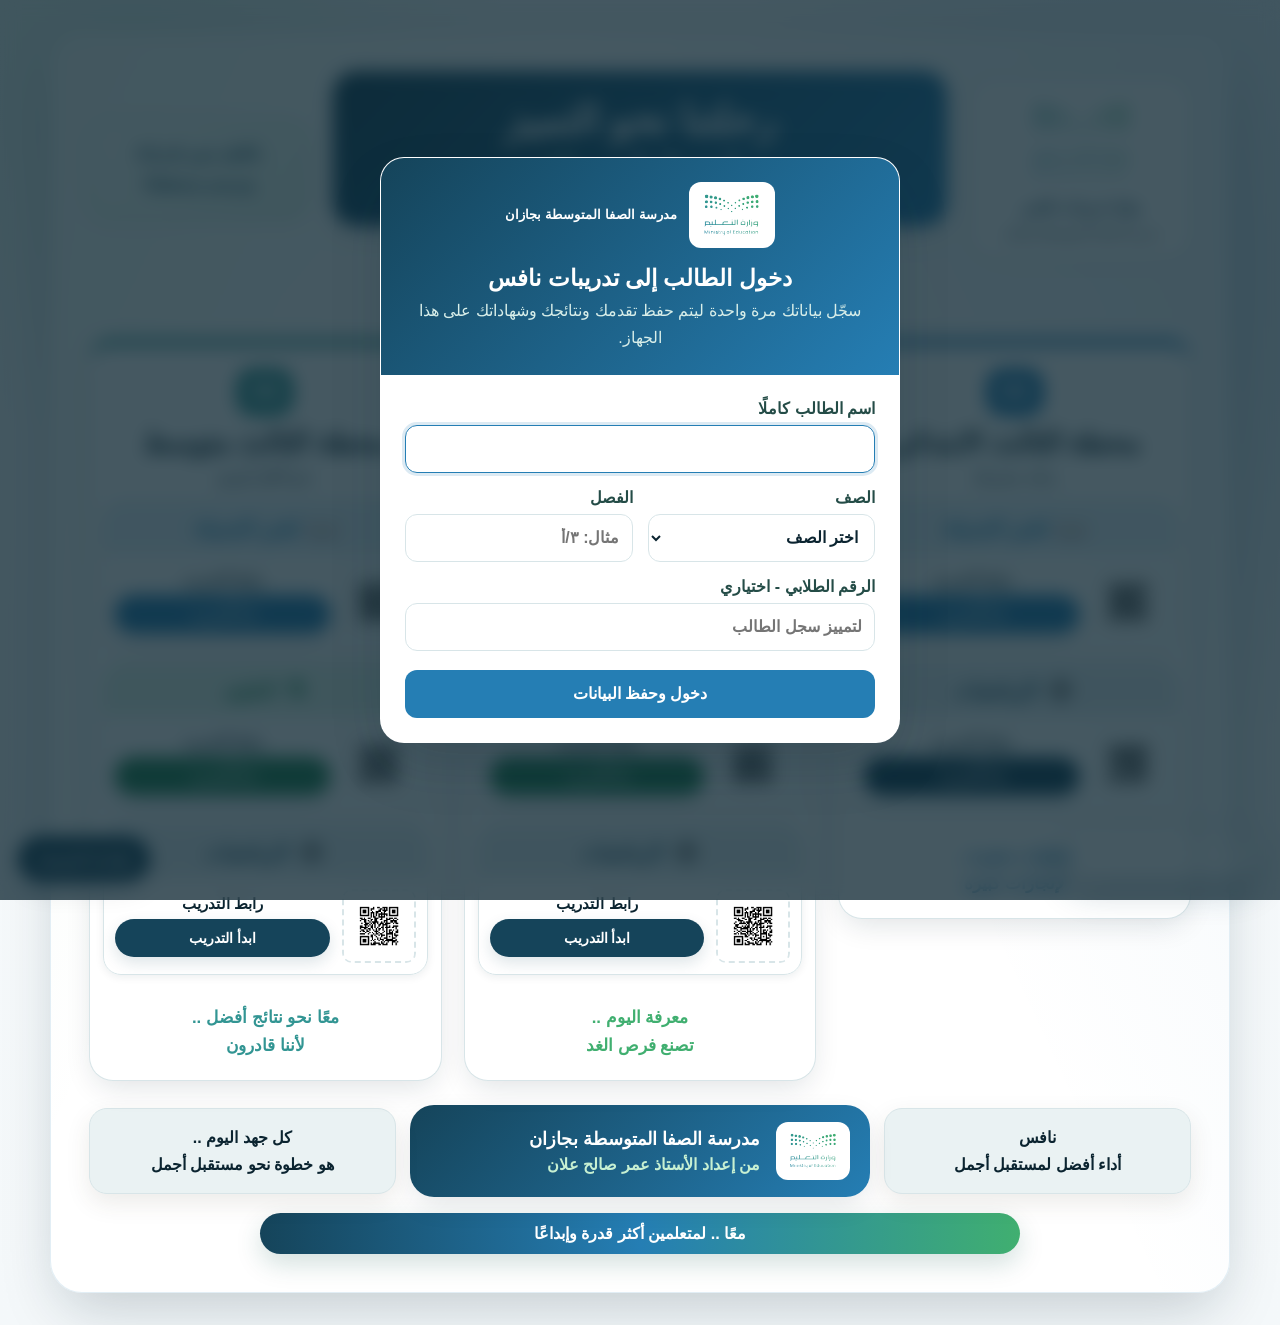
<file: tests/grade3-primary-arabic.html>
<!DOCTYPE html>
<html lang="ar" dir="rtl">
<head>
<meta charset="UTF-8">
<meta name="viewport" content="width=device-width, initial-scale=1.0">
<title>تدريبات نافس | لغتي الجميلة | مدرسة الصفا المتوسطة بجازان</title>
<link rel="preconnect" href="https://fonts.googleapis.com">
<link href="https://fonts.googleapis.com/css2?family=Tajawal:wght@400;500;700;800;900&family=Baloo+Bhaijaan+2:wght@600;700;800&display=swap" rel="stylesheet">
<style>
  :root{
    --teal-900:#0b3b3c;
    --teal-800:#0f5257;
    --teal-700:#146b6e;
    --teal-500:#1a8f8a;
    --teal-300:#5fc7bd;
    --sand:#fbf3e3;
    --gold:#e0a736;
    --gold-dark:#c8871f;
    --coral:#ef6f6c;
    --violet:#7c6ff0;
    --ink:#0e2b2c;
    --white:#ffffff;
    --radius:22px;
    --shadow: 0 18px 40px rgba(11,59,60,.18);
  }
  *{box-sizing:border-box;}
  html,body{height:100%;}
  body{
    margin:0;
    font-family:'Tajawal', sans-serif;
    color:var(--ink);
    background:
      radial-gradient(1200px 600px at 10% -10%, rgba(224,167,54,.25), transparent 60%),
      radial-gradient(1000px 700px at 110% 10%, rgba(124,111,240,.22), transparent 55%),
      linear-gradient(160deg, var(--teal-900), var(--teal-800) 45%, var(--teal-700) 100%);
    min-height:100vh;
    display:flex;
    align-items:center;
    justify-content:center;
    padding:22px 14px;
    position:relative;
    overflow-x:hidden;
  }
  .bg-shapes span{
    position:fixed;
    border-radius:40%;
    background:rgba(255,255,255,.06);
    animation:float 14s ease-in-out infinite;
  }
  @keyframes float{
    0%,100%{transform:translateY(0) rotate(0deg);}
    50%{transform:translateY(-28px) rotate(15deg);}
  }
  #app{
    width:100%;
    max-width:820px;
    position:relative;
    z-index:2;
  }
  .card{
    background:var(--white);
    border-radius:var(--radius);
    box-shadow:var(--shadow);
    padding:34px 30px;
    position:relative;
    overflow:hidden;
    animation:pop .45s cubic-bezier(.2,.9,.3,1.2);
  }
  @keyframes pop{from{opacity:0; transform:translateY(18px) scale(.98);} to{opacity:1; transform:none;}}
  .screen{display:none;}
  .screen.active{display:block;}

  .brand{
    display:flex;
    align-items:center;
    justify-content:center;
    gap:10px;
    margin-bottom:6px;
  }
  .brand-badge{
    width:52px;height:52px;border-radius:16px;
    background:linear-gradient(135deg, var(--gold), var(--gold-dark));
    display:flex;align-items:center;justify-content:center;
    font-size:26px;
    box-shadow:0 8px 18px rgba(200,135,31,.4);
    flex:none;
  }
  h1.title{
    font-family:'Baloo Bhaijaan 2', 'Tajawal', sans-serif;
    font-size:28px;
    margin:0;
    color:var(--teal-900);
    text-align:center;
  }
  .subtitle{
    text-align:center;
    color:#5a7a7b;
    font-weight:500;
    margin:4px 0 26px;
    font-size:15px;
  }
  .qcount-badge{
    display:block;
    width:fit-content;
    margin:-14px auto 22px;
    background:linear-gradient(135deg, var(--teal-500), var(--teal-700));
    color:#fff;
    font-weight:800;
    font-size:13.5px;
    padding:7px 18px;
    border-radius:999px;
    box-shadow:0 8px 18px rgba(11,59,60,.25);
  }
  .pill-row{
    display:flex;
    flex-wrap:wrap;
    gap:8px;
    justify-content:center;
    margin-bottom:22px;
  }
  .pill{
    background:var(--sand);
    color:var(--teal-800);
    padding:6px 14px;
    border-radius:999px;
    font-size:12.5px;
    font-weight:700;
    border:1px solid #eddcb6;
  }

  label{
    display:block;
    font-weight:700;
    color:var(--teal-900);
    margin:16px 0 8px;
    font-size:15px;
  }
  input[type=text]{
    width:100%;
    padding:14px 16px;
    border-radius:14px;
    border:2px solid #e4ece9;
    font-family:inherit;
    font-size:16px;
    background:#f8fbfa;
    transition:.2s;
  }
  input[type=text]:focus{
    outline:none;
    border-color:var(--teal-500);
    background:#fff;
  }

  .choice-grid{
    display:grid;
    grid-template-columns:repeat(auto-fit,minmax(140px,1fr));
    gap:10px;
  }
  .choice-btn{
    padding:14px 10px;
    border-radius:16px;
    border:2px solid #e4ece9;
    background:#f8fbfa;
    cursor:pointer;
    font-family:inherit;
    font-weight:700;
    font-size:14.5px;
    color:var(--teal-900);
    transition:.15s;
    text-align:center;
  }
  .choice-btn:hover{border-color:var(--teal-300); transform:translateY(-2px);}
  .choice-btn.selected{
    background:linear-gradient(135deg, var(--teal-500), var(--teal-700));
    color:#fff;
    border-color:transparent;
    box-shadow:0 10px 20px rgba(26,143,138,.3);
  }

  .start-btn{
    width:100%;
    margin-top:26px;
    padding:16px;
    border:none;
    border-radius:16px;
    background:linear-gradient(135deg, var(--gold), var(--gold-dark));
    color:#fff;
    font-family:inherit;
    font-weight:800;
    font-size:18px;
    cursor:pointer;
    box-shadow:0 14px 24px rgba(200,135,31,.35);
    transition:.15s;
  }
  .start-btn:hover{transform:translateY(-2px); box-shadow:0 18px 30px rgba(200,135,31,.42);}
  .start-btn:disabled{opacity:.5; cursor:not-allowed; transform:none;}
  .start-btn.ghost{
    background:transparent;
    color:var(--teal-700);
    border:2px solid var(--teal-300);
    box-shadow:none;
  }

  /* ===== Quiz screen ===== */
  .quiz-top{
    display:flex;
    align-items:center;
    justify-content:space-between;
    gap:10px;
    margin-bottom:14px;
    flex-wrap:wrap;
  }
  .stat-chip{
    background:var(--sand);
    border-radius:14px;
    padding:8px 14px;
    font-weight:800;
    font-size:14px;
    color:var(--teal-800);
    display:flex;
    align-items:center;
    gap:6px;
    white-space:nowrap;
  }
  .progress-wrap{
    height:12px;
    background:#eef3f2;
    border-radius:999px;
    overflow:hidden;
    margin-bottom:22px;
  }
  .progress-bar{
    height:100%;
    width:0%;
    background:linear-gradient(90deg, var(--teal-300), var(--teal-500));
    border-radius:999px;
    transition:width .35s ease;
  }
  .q-category{
    display:inline-block;
    background:linear-gradient(135deg, var(--violet), #5b4fd6);
    color:#fff;
    font-size:12.5px;
    font-weight:700;
    padding:5px 12px;
    border-radius:999px;
    margin-bottom:12px;
  }
  .passage-box{
    display:none;
    background:#fbf8ef;
    border:1px dashed #e3cf9c;
    border-radius:16px;
    padding:14px 16px;
    margin-bottom:14px;
    font-size:15px;
    line-height:1.9;
    color:#5a4a22;
    max-height:190px;
    overflow-y:auto;
  }
  .passage-box::-webkit-scrollbar{width:6px;}
  .passage-box::-webkit-scrollbar-thumb{background:#e3cf9c; border-radius:6px;}
  .passage-box.show{display:block;}
  .passage-label{
    font-weight:800;
    color:var(--gold-dark);
    font-size:12.5px;
    margin-bottom:6px;
    display:flex;
    align-items:center;
    gap:6px;
  }
  .q-text{
    font-size:19px;
    font-weight:700;
    line-height:1.7;
    color:var(--teal-900);
    margin-bottom:20px;
    background:#f6faf9;
    padding:16px 18px;
    border-radius:16px;
    border-inline-start:5px solid var(--teal-500);
  }
  .options{
    display:grid;
    gap:12px;
  }
  .option{
    display:flex;
    align-items:center;
    gap:12px;
    padding:14px 16px;
    border-radius:16px;
    border:2px solid #e4ece9;
    background:#fff;
    cursor:pointer;
    font-family:inherit;
    font-size:15.5px;
    font-weight:600;
    color:var(--ink);
    transition:.15s;
    text-align:right;
  }
  .option:hover{border-color:var(--teal-300); background:#f6fbfa;}
  .option .letter{
    flex:none;
    width:32px;height:32px;
    border-radius:10px;
    background:var(--sand);
    color:var(--teal-800);
    display:flex;align-items:center;justify-content:center;
    font-weight:800;
    font-size:14px;
  }
  .option.correct{
    background:linear-gradient(135deg,#d7f5e8,#c1efd8);
    border-color:#48c78e;
  }
  .option.correct .letter{background:#48c78e; color:#fff;}
  .option.wrong{
    background:linear-gradient(135deg,#fde2e1,#fbd0cf);
    border-color:var(--coral);
  }
  .option.wrong .letter{background:var(--coral); color:#fff;}
  .option.disabled{cursor:default; pointer-events:none;}

  .home-btn{
    position:fixed;
    top:16px;
    inset-inline-start:16px;
    z-index:60;
    display:none;
    align-items:center;
    gap:6px;
    background:#fff;
    border:none;
    border-radius:999px;
    padding:9px 16px;
    font-family:inherit;
    font-weight:800;
    font-size:13.5px;
    color:var(--teal-800);
    box-shadow:0 8px 20px rgba(11,59,60,.22);
    cursor:pointer;
    transition:.15s;
  }
  .home-btn:hover{background:var(--sand); transform:translateY(-1px);}
  .home-btn.show{display:flex;}
  @media (max-width:480px){
    .home-btn{
      top:10px;
      inset-inline-start:10px;
      padding:8px 10px;
      font-size:0;
      gap:0;
    }
    .home-btn .home-icon{font-size:18px;}
  }
  .feedback-box{display:none !important;}

  /* ===== Toast تشجيعي (لا يزيد ارتفاع البطاقة) ===== */
  #toastWrap{
    position:fixed;
    top:18px;
    left:0; right:0;
    display:flex;
    justify-content:center;
    z-index:999;
    pointer-events:none;
    padding:0 12px;
  }
  .toast{
    pointer-events:none;
    max-width:460px;
    width:100%;
    background:#fff;
    border-radius:18px;
    box-shadow:0 16px 34px rgba(11,59,60,.28);
    padding:14px 18px;
    display:flex;
    align-items:center;
    gap:12px;
    opacity:0;
    transform:translateY(-40px) scale(.92);
    transition:transform .45s cubic-bezier(.2,.9,.3,1.4), opacity .3s;
    border:2px solid transparent;
  }
  .toast.show{opacity:1; transform:translateY(0) scale(1);}
  .toast.good{border-color:#48c78e; background:linear-gradient(135deg,#eefcf5,#ffffff);}
  .toast.bad{border-color:var(--coral); background:linear-gradient(135deg,#fff1f0,#ffffff);}
  .toast .toast-emoji{
    font-size:30px;
    flex:none;
    animation:toastEmoji .6s ease;
  }
  @keyframes toastEmoji{
    0%{transform:scale(.3) rotate(-15deg);}
    55%{transform:scale(1.25) rotate(8deg);}
    100%{transform:scale(1) rotate(0);}
  }
  .toast .toast-text{
    font-weight:800;
    font-size:15px;
    line-height:1.5;
  }
  .toast.good .toast-text{color:#1c7a4d;}
  .toast.bad .toast-text{color:#c14340;}
  .toast .toast-sub{
    display:block;
    font-weight:600;
    font-size:12.5px;
    color:#7d9596;
    margin-top:2px;
  }

  /* ===== قصّ الاحتفال (كونفيتي) ===== */
  .confetti-piece{
    position:fixed;
    top:-20px;
    font-size:20px;
    z-index:998;
    pointer-events:none;
    animation:confettiFall linear forwards;
  }
  @keyframes confettiFall{
    0%{transform:translateY(0) rotate(0deg); opacity:1;}
    100%{transform:translateY(110vh) rotate(540deg); opacity:0;}
  }

  /* ===== تذييل التصميم (لا يظهر عند الطباعة) ===== */
  .site-footer{
    position:fixed;
    bottom:8px;
    left:0; right:0;
    text-align:center;
    font-size:12.5px;
    font-weight:700;
    color:rgba(255,255,255,.75);
    z-index:50;
    pointer-events:none;
  }
  .site-footer a{
    color:var(--gold);
    font-weight:800;
    text-decoration:underline;
    pointer-events:auto;
  }
  @media print{
    .no-print{display:none !important;}
  }

  .next-btn{
    margin-top:18px;
    width:100%;
    padding:14px;
    border:none;
    border-radius:14px;
    background:var(--teal-800);
    color:#fff;
    font-weight:800;
    font-size:16px;
    cursor:pointer;
    display:none;
  }
  .next-btn.show{display:block;}
  .next-btn:hover{background:var(--teal-900);}

  /* ===== Result screen ===== */
  .result-hero{
    text-align:center;
    padding:10px 0 6px;
  }
  .badge-emoji{
    font-size:64px;
    display:block;
    margin-bottom:6px;
    animation:bounceIn .6s;
  }
  @keyframes bounceIn{
    0%{transform:scale(.4); opacity:0;}
    60%{transform:scale(1.12); opacity:1;}
    100%{transform:scale(1);}
  }
  .badge-title{
    font-family:'Baloo Bhaijaan 2', sans-serif;
    font-size:26px;
    color:var(--teal-900);
    margin:4px 0;
  }
  .badge-sub{
    color:#6b8b8c;
    font-weight:600;
    margin-bottom:20px;
  }
  .score-grid{
    display:grid;
    grid-template-columns:repeat(3,1fr);
    gap:10px;
    margin-bottom:22px;
  }
  .score-box{
    background:var(--sand);
    border-radius:16px;
    padding:16px 8px;
    text-align:center;
  }
  .score-box .num{
    font-family:'Baloo Bhaijaan 2', sans-serif;
    font-size:26px;
    color:var(--teal-800);
    display:block;
  }
  .score-box .lbl{
    font-size:12px;
    color:#7d9596;
    font-weight:700;
  }
  .review-list{
    max-height:260px;
    overflow-y:auto;
    margin:10px 0 20px;
    padding-inline-start:0;
  }
  .review-item{
    background:#f8fbfa;
    border-radius:14px;
    padding:12px 14px;
    margin-bottom:10px;
    font-size:14px;
    line-height:1.6;
  }
  .review-item .qline{font-weight:700; color:var(--teal-900); margin-bottom:6px;}
  .review-item .ans-wrong{color:var(--coral); font-weight:700;}
  .review-item .ans-right{color:#1c7a4d; font-weight:700;}
  .review-toggle{
    background:none;
    border:none;
    color:var(--teal-700);
    font-weight:800;
    cursor:pointer;
    font-family:inherit;
    font-size:14px;
    text-decoration:underline;
    padding:0;
    margin-bottom:6px;
  }
  .btn-row{
    display:flex;
    gap:10px;
    flex-wrap:wrap;
  }
  .btn-row .start-btn{margin-top:0;}

  .leader-title{
    font-weight:800;
    color:var(--teal-900);
    margin:24px 0 10px;
    font-size:15px;
  }
  .leader-row{
    display:flex;
    justify-content:space-between;
    padding:8px 12px;
    background:#f8fbfa;
    border-radius:12px;
    margin-bottom:6px;
    font-size:13.5px;
    font-weight:700;
    color:var(--teal-800);
  }

  @media (max-width:520px){
    .card{padding:24px 18px;}
    h1.title{font-size:22px;}
    .q-text{font-size:16.5px;}
    .score-grid{grid-template-columns:repeat(3,1fr); gap:8px;}
  }
</style>
</head>
<body>

<div id="toastWrap"><div class="toast" id="toast"><span class="toast-emoji" id="toastEmoji">🎉</span><span class="toast-text" id="toastText"></span></div></div>

<button class="home-btn" id="floatingHomeBtn"><span class="home-icon">🏠</span><span class="home-label">الرئيسية</span></button>

<div class="bg-shapes">
  <span style="width:220px;height:220px;top:6%;right:6%;"></span>
  <span style="width:160px;height:160px;bottom:10%;left:4%;animation-delay:2s;"></span>
  <span style="width:120px;height:120px;top:60%;right:14%;animation-delay:4s;"></span>
</div>

<div id="app">

  <!-- ===================== START SCREEN ===================== -->
  <div class="screen active card" id="screen-start">
    <div class="brand">
      <div class="brand-badge">📖</div>
      <h1 class="title">مُسَابَقَةُ نَافِسَ</h1>
    </div>
    <p class="subtitle">مادة لغتي — الصف الثالث الابتدائي · اختبر نفسك قبل اختبارات نافس الوطنية</p>
    <div class="qcount-badge" id="qcountBadge">📊 بنك الأسئلة: <span id="qcountNum">0</span> سؤال</div>

    <div class="pill-row">
      <span class="pill">🧩 قواعد نحوية</span>
      <span class="pill">📚 معاني ومفردات</span>
      <span class="pill">🔍 فهم قرائي</span>
      <span class="pill">✨ أساليب لغوية</span>
      <span class="pill">💡 إبداء رأي</span>
    </div>

    <label for="playerName">✏️ اكتب اسمك</label>
    <input type="text" id="playerName" placeholder="مثال: سارة" maxlength="30">

    <label>📂 اختر مجال الاختبار</label>
    <div class="choice-grid" id="categoryGrid"></div>

    <label>🔢 عدد الأسئلة</label>
    <div class="choice-grid" id="countGrid">
      <button class="choice-btn" data-count="10">10 أسئلة</button>
      <button class="choice-btn selected" data-count="15">15 سؤالًا</button>
      <button class="choice-btn" data-count="25">25 سؤالًا</button>
      <button class="choice-btn" data-count="999">كل الأسئلة</button>
    </div>

    <button class="start-btn" id="startBtn">🚀 ابدأ المسابقة</button>

    <div class="leader-title" id="leaderTitle" style="display:none;">🏆 أفضل النتائج على هذا الجهاز</div>
    <div id="leaderList"></div>
  </div>

  <!-- ===================== QUIZ SCREEN ===================== -->
  <div class="screen card" id="screen-quiz">
    <div class="quiz-top">
      <div class="stat-chip">👤 <span id="quizPlayer"></span></div>
      <div class="stat-chip">⭐ النقاط: <span id="quizScore">0</span></div>
      <div class="stat-chip">⏱️ <span id="quizTimer">00:00</span></div>
    </div>
    <div class="progress-wrap"><div class="progress-bar" id="progressBar"></div></div>
    <div class="q-category" id="qCategory"></div>
    <div class="passage-box" id="passageBox">
      <div class="passage-label">📄 اقرأ النص أولًا:</div>
      <div id="passageText"></div>
    </div>
    <div class="q-text" id="qText"></div>
    <div class="options" id="qOptions"></div>
    <button class="next-btn" id="nextBtn">السؤال التالي ⬅️</button>
  </div>

  <!-- ===================== RESULT SCREEN ===================== -->
  <div class="screen card" id="screen-result">
    <div class="result-hero">
      <span class="badge-emoji" id="resultEmoji">🏆</span>
      <div class="badge-title" id="resultTitle">بطل نافس!</div>
      <div class="badge-sub" id="resultSub"></div>
    </div>

    <div class="score-grid">
      <div class="score-box">
        <span class="num" id="resCorrect">0</span>
        <span class="lbl">إجابات صحيحة</span>
      </div>
      <div class="score-box">
        <span class="num" id="resPercent">0%</span>
        <span class="lbl">النسبة المئوية</span>
      </div>
      <div class="score-box">
        <span class="num" id="resTime">00:00</span>
        <span class="lbl">الزمن المستغرق</span>
      </div>
    </div>

    <button class="review-toggle" id="toggleReview">👀 عرض الأسئلة التي أخطأت فيها</button>
    <div class="review-list" id="reviewList" style="display:none;"></div>

    <div class="btn-row">
      <button class="start-btn" id="retryBtn" style="flex:1;">🔁 حاول مرة أخرى</button>
      <button class="start-btn ghost" id="homeBtn" style="flex:1;">🏠 العودة للرئيسية</button>
    </div>
  </div>

</div>

<script>
/* ========================= النصوص/القطع الكاملة المستخدمة في الأسئلة ========================= */
const P_GHURAB = "فِي يَوْمٍ صَيْفِيٍّ حَارٍّ، عَطِشَ الْغُرَابُ كَثِيرًا، وَبَحَثَ عَنِ الْمَاءِ فَلَمْ يَجِدْهُ. وَبَعْدَ بَحْثٍ طَوِيلٍ وَجَدَ جَرَّةً فِيهَا مَاءٌ قَلِيلٌ، حَاوَلَ أَنْ يَصِلَ إِلَى الْمَاءِ بِمِنْقَارِهِ فَلَمْ يَسْتَطِعْ. فَكَّرَ طَوِيلًا: كَيْفَ يُمْكِنُ أَنْ أَصِلَ إِلَى الْمَاءِ؟! نَظَرَ حَوْلَهُ فَوَجَدَ حِجَارَةً صَغِيرَةً، فَأَخَذَ يُلْقِي هَذِهِ الْحِجَارَةَ دَاخِلَ الْجَرَّةِ حَتَّى ارْتَفَعَ الْمَاءُ، وَصَارَ بِإِمْكَانِهِ الْوُصُولُ إِلَيْهِ بِمِنْقَارِهِ، فَشَرِبَ حَتَّى ارْتَوَى.";

const P_TAALAB = "أَرَادَ الثَّعْلَبُ الصَّغِيرُ أَنْ يُجَرِّبَ مَهَارَتَهُ فِي الصَّيْدِ، فَسَارَ نَحْوَ مَجْمُوعَةٍ مِنْ صِغَارِ الْأَرَانِبِ يَلْعَبُونَ، اقْتَرَبَ مِنْ أَصْغَرِهِمْ، وَأَطْبَقَ عَلَيْهِ بِفَكَّيْهِ، عِنْدَهَا صَاحَتِ الْأَرَانِبُ الصِّغَارُ حَتَّى جَاءَ وَالِدُهُمْ. شَعَرَ الثَّعْلَبُ الصَّغِيرُ بِالْخَوْفِ، وَتَظَاهَرَ بِالْمَوْتِ، نَظَرَ إِلَيْهِ الْأَبُ وَقَالَ مُتَعَجِّبًا: إِنَّ الثَّعْلَبَ يَمُوتُ وَفَمُهُ مَفْتُوحٌ! عِنْدَهَا فَتَحَ الثَّعْلَبُ فَاهُ، وَأَفْلَتَ الْأَرْنَبُ الصَّغِيرُ وَنَجَا، وَنَجَحَتْ خُطَّةُ وَالِدِهِ.";

const P_NAML = "النَّمْلُ يَحْتَاجُ إِلَى الْمَاءِ وَالْغِذَاءِ؛ لِيَبْقَى عَلَى قَيْدِ الْحَيَاةِ تَمَامًا كَأَيِّ كَائِنٍ حَيٍّ آخَرَ. يَتَأَلَّفُ جِسْمُ النَّمْلَةِ مِنَ الْخَارِجِ مِنْ ثَلَاثَةِ أَقْسَامٍ رَئِيسَةٍ، هِيَ: الرَّأْسُ، وَالصَّدْرُ، وَالْبَطْنُ. وَالنَّمْلَةُ الْوَاحِدَةُ تَسْتَطِيعُ حَمْلَ قِطْعَةٍ مِنَ الطَّعَامِ وَزْنُهَا عَشَرَةُ أَضْعَافِ وَزْنِهَا.";

const P_HAMAM_SHABAKA = "وَضَعَ أَحَدُ الصَّيَّادِينَ فِي أَحَدِ أَيَّامِ الصَّيْفِ شَبَكَةً كَبِيرَةً عَلَى الْأَرْضِ بِالْقُرْبِ مِنْ شَجَرَةٍ كَبِيرَةٍ. حَاوَلَتِ الْحَمَامَاتُ السَّيْرَ بِاتِّجَاهٍ وَاحِدٍ وَهُنَّ فِي الشَّبَكَةِ. قَالَتْ إِحْدَى الْحَمَامَاتِ بِأَسًى: مَاذَا نَفْعَلُ الْآنَ؟ كَيْفَ سَنَخْرُجُ مِنَ الشَّبَكَةِ؟";

const P_SANJOUB = "كَانَ هُنَاكَ سِنْجَابٌ صَغِيرٌ يُدْعَى سَنْجُوب، أَحَبَّ يَوْمًا أَنْ يَتَمَشَّى مَعَ أُمِّهِ فِي الْغَابَةِ الْقَرِيبَةِ؛ لِرُؤْيَةِ الْأَشْجَارِ وَالْوَرُودِ الَّتِي تَفَتَّحَتْ مَعَ قُدُومِ فَصْلِ الرَّبِيعِ.";

const P_FARASHA = "تُعْتَبَرُ الْفَرَاشَةُ وَاحِدَةً مِنْ أَجْمَلِ الْحَشَرَاتِ قَاطِبَةً، وَلِذَا فُتِنَ النَّاسُ بِجَمَالِ أَجْنِحَتِهَا الرَّقِيقَةِ ذَاتِ الْأَلْوَانِ الْجَذَّابَةِ. تَعِيشُ الْفَرَاشَاتُ فِي كُلِّ أَنْحَاءِ الْعَالَمِ؛ فَبَعْضُهَا يَعِيشُ عَلَى قِمَمِ الْجِبَالِ الْبَارِدَةِ، وَالْبَعْضُ الْآخَرُ فِي الصَّحَارِي الْحَارَّةِ، وَتُهَاجِرُ كَثِيرٌ مِنَ الْفَرَاشَاتِ لِمَسَافَاتٍ طَوِيلَةٍ لِقَضَاءِ الشِّتَاءِ فِي الْمَنَاطِقِ الدَّافِئَةِ.";

const P_HAMAM_SULHUFAT = "يُحْكَى أَنَّ حَمَامَتَيْنِ جَمِيلَتَيْنِ قَرَّرَتَا السَّفَرَ وَالِابْتِعَادَ عَنِ الْغَدِيرِ الَّذِي عَاشَتَا إِلَى جَانِبِهِ طَوِيلًا بِسَبَبِ شُحِّ الْمَاءِ فِيهِ، فَحَزِنَتْ صَدِيقَتُهُمَا السُّلَحْفَاةُ وَطَلَبَتْ مِنْهُمَا أَنْ تَأْخُذَاهَا مَعَهُمَا، فَأَجَابَتْهَا الْحَمَامَتَانِ بِأَنَّهُمَا لَا تَسْتَطِيعَانِ الطَّيَرَانَ، بَكَتِ السُّلَحْفَاةُ كَثِيرًا وَتَوَسَّلَتْ إِلَيْهِمَا أَنْ تَجِدَا طَرِيقَةً لِنَقْلِهَا مَعَهُمَا. فَكَّرَتِ الْحَمَامَتَانِ كَثِيرًا وَقَرَّرَتَا حَمْلَهَا مَعَهُمَا، فَأَحْضَرَتَا عُودًا قَوِيًّا أَمْسَكَتْ كُلُّ وَاحِدَةٍ مِنْهُمَا بِهِ مِنْ طَرَفٍ، وَطَلَبَتَا مِنَ السُّلَحْفَاةِ أَنْ تَعَضَّ عَلَى هَذَا الْعُودِ حَتَّى تَطِيرَا بِهَا، وَحَذَّرَتَاهَا مِنْ أَنْ تَفْتَحَ فَمَهَا مَهْمَا كَلَّفَ الْأَمْرُ؛ لِأَنَّ ذَلِكَ سَيُؤَدِّي إِلَى سُقُوطِهَا.";

const P_ASAD_FAAR = "مَشَى فَأْرٌ عَلَى جِسْمِ أَسَدٍ نَائِمٍ، فَنَهَضَ الْأَسَدُ مِنْ نَوْمِهِ غَضْبَانَ، وَقَبَضَ عَلَى الْفَأْرِ لِيَقْتُلَهُ. فَبَكَى الْفَأْرُ وَقَالَ لِلْأَسَدِ: اتْرُكْنِي فَقَدْ أَنْفَعُكَ فِي يَوْمٍ مِنَ الْأَيَّامِ. فَعَفَا عَنْهُ وَتَرَكَهُ. وَذَاتَ يَوْمٍ وَقَعَ الْأَسَدُ فِي شَرَكٍ، وَسَمِعَ الْفَأْرُ زَئِيرَهُ، فَأَتَى إِلَيْهِ مُسْرِعًا، وَصَارَ يَقْرِضُ الْحَبْلَ بِأَسْنَانِهِ حَتَّى قَطَعَهُ. فَنَجَا الْأَسَدُ وَشَكَرَ الْفَأْرَ عَلَى صَنِيعِهِ.";

const P_HATIF = "اصْطَحَبَ الْوَالِدُ ابْنَهُ فَوَّازَ لِزِيَارَةِ جَارِهِ فِي الْمُسْتَشْفَى. وَعِنْدَ دُخُولِهِمْ رَأَى فَوَّازُ لَوْحَةً تُشِيرُ إِلَى مَنْعِ اسْتِخْدَامِ الْهَاتِفِ الْمَحْمُولِ فِي الْمُسْتَشْفَى، فَسَأَلَ وَالِدَهُ عَنِ السَّبَبِ، فَقَالَ الْأَبُ: إِنَّ اسْتِخْدَامَ الْهَاتِفِ الْمَحْمُولِ قَدْ يُؤَثِّرُ عَلَى بَعْضِ الْأَجْهِزَةِ الطِّبِّيَّةِ فِي الْمُسْتَشْفَيَاتِ، وَمِنَ الْأَمَاكِنِ الْمُهِمَّةِ أَيْضًا الْمَسَاجِدُ وَبُيُوتُ اللَّهِ؛ فَإِنَّ الْهَاتِفَ الْمَحْمُولَ يُزْعِجُ الْمُصَلِّينَ وَيُقَاطِعُ خُشُوعَهُمْ. إِنَّ الْهَاتِفَ الْمَحْمُولَ نِعْمَةٌ مِنَ اللَّهِ عَلَيْنَا، وَبَعْضُنَا يُسِيءُ اسْتِخْدَامَهُ، غَيْرَ مُقَدَّرٍ لِهَذِهِ النِّعْمَةِ.";

const P_BEEA_NAZEEFA = "فِي أَحَدِ الْأَيَّامِ خَرَجَتْ عَائِلَةُ مُحَمَّدٍ فِي رِحْلَةٍ إِلَى حَدِيقَةٍ عَامَّةٍ، لَعِبَ مُحَمَّدٌ وَإِخْوَتُهُ فِيهَا وَتَنَاوَلُوا وَجْبَةَ الْغَدَاءِ، ثُمَّ عَادُوا إِلَى مَنْزِلِهِمْ بَعْدَ صَلَاةِ الْعَصْرِ، تَارِكِينَ خَلْفَهُمْ -لِلْأَسَفِ- نُفَايَاتِهِمْ فِي الْحَدِيقَةِ، دُونَ أَنْ يُفَكِّرَ أَحَدٌ مِنْهُمْ بِأَنْ يَرْمِيَ النُّفَايَاتِ فِي سَلَّةِ الْمُهْمَلَاتِ، وَلَمْ يُفَكِّرُوا أَيْضًا بِأَنَّ تِلْكَ الْقَاذُورَاتِ قَدْ تُؤْذِي شَخْصًا آخَرَ أَوْ تُؤْذِي الْبِيئَةَ. وَفِي ذَاتِ الْيَوْمِ ذَهَبَتْ عَائِلَةُ إِبْرَاهِيمَ إِلَى الْحَدِيقَةِ نَفْسِهَا، وَفِيمَا كَانَ إِبْرَاهِيمُ يَلْعَبُ مَعَ أُخْتِهِ سَلْمَى صَرَخَتْ سَلْمَى بِصَوْتٍ عَالٍ! سَمِعَ الْوَالِدَانِ صُرَاخَ ابْنَتِهِمَا، فَرَكَضَا نَحْوَهَا، وَتَفَاجَآ بِوُجُودِ زُجَاجَةٍ كَبِيرَةٍ شَقَّتْ قَدَمَهَا، فَحَمَلُوهَا إِلَى الْمُسْتَشْفَى، وَتَحَوَّلَتْ نُزْهَةُ عَائِلَةِ إِبْرَاهِيمَ إِلَى حَادِثَةٍ أَفْسَدَتْ فَرْحَتَهُمْ.";

const P_GHIZA = "أَنَا أُحِبُّ الْغِذَاءَ الصِّحِّيَّ فَأَتَنَاوَلُ طَعَامًا صَحِيًّا فِيهِ نَشَوِيَّاتٌ وَخَضْرَاوَاتٌ وَفَاكِهَةٌ وَبُرُوتَيْنَاتٌ.";

const P_MUHAMMAD_BILAL = "مُحَمَّدٌ وَبِلَالٌ صَدِيقَانِ، مَرِضَ مُحَمَّدٌ وَغَابَ عَنِ الْمَدْرَسَةِ أُسْبُوعًا، فَاتَّصَلَ بِهِ بِلَالٌ وَقَالَ: لَا تَقْلَقْ، سَأُسَاعِدُكَ فِي حَلِّ وَاجِبَاتِكَ.";

const P_AYAH = "﴿وَقَضَى رَبُّكَ أَلَّا تَعْبُدُوا إِلَّا إِيَّاهُ وَبِالْوَالِدَيْنِ إِحْسَانًا إِمَّا يَبْلُغَنَّ عِنْدَكَ الْكِبَرَ أَحَدُهُمَا أَوْ كِلَاهُمَا فَلَا تَقُلْ لَهُمَا أُفٍّ وَلَا تَنْهَرْهُمَا وَقُلْ لَهُمَا قَوْلًا كَرِيمًا﴾.";

const P_DEEK = "خَرَجَ دِيكٌ فِي الصَّبَاحِ الْبَاكِرِ لِيُفَتِّشَ عَنْ طَعَامٍ لَهُ، فَابْتَعَدَ عَنِ الْقَرْيَةِ، فَرَآهُ ثَعْلَبٌ جَاءَ إِلَيْهِ مُسْرِعًا. خَافَ الدِّيكُ وَصَعِدَ فَوْقَ الشَّجَرَةِ.";

const P_JABER = "كَانَ وَالِدُ جَابِرِ بْنِ حَيَّانَ صَيْدَلِيًّا، مَارَسَ هَذِهِ الْمِهْنَةَ مُدَّةً طَوِيلَةً؛ فَكَانَ عَمَلُهُ دَافِعًا لِشَغَفِ جَابِرٍ بِعِلْمِ الْكِيمِيَاءِ. أَلَّفَ جَابِرٌ عَدَدًا كَبِيرًا مِنَ الْكُتُبِ، وَلَهُ عَدِيدٌ مِنَ الِاخْتِرَاعَاتِ؛ فَهُوَ أَوَّلُ مَنْ حَضَّرَ مَاءَ الذَّهَبِ، وَأَوَّلُ مَنْ صَنَعَ الْمَوَادَّ الَّتِي تَعْزِلُ الْبَلَلَ عَنِ الثِّيَابِ. وَتَلْبِيَةً لِطَلَبِ أُسْتَاذِهِ، اخْتَرَعَ نَوْعًا مِنَ الْوَرَقِ لَا تُؤَثِّرُ فِيهِ النَّارُ. وَذَاتَ يَوْمٍ، وَبَيْنَمَا كَانَ أُسْتَاذُهُ جَالِسًا فِي بَيْتِهِ وَمَعَهُ عَدَدٌ كَبِيرٌ مِنْ ضُيُوفِهِ يَحْتَفِلُونَ بِانْتِهَاءِ تَأْلِيفِ كِتَابٍ ضَخْمٍ، دَخَلَ عَلَيْهِمْ جَابِرٌ حَامِلًا بَيْنَ يَدَيْهِ نُسْخَةً أُخْرَى مِنَ الْكِتَابِ مُغَلَّفَةً بِغِلَافٍ جَمِيلٍ، ثُمَّ فَاجَأَ الْحَاضِرِينَ بِإِلْقَاءِ هَذِهِ النُّسْخَةِ فِي مَوْقِدِ النَّارِ، فَصَدَرَتْ مِنَ الْجَمِيعِ صَرَخَاتُ الِاسْتِنْكَارِ، إِلَّا أَنَّ جَابِرًا أَخْرَجَ الْكِتَابَ مِنَ النَّارِ سَلِيمًا كَأَنَّ النَّارَ لَمْ تَمَسَّهُ. وَقَدِ اعْتَرَفَ بِفَضْلِهِ عُلَمَاءُ الشَّرْقِ وَالْغَرْبِ حِينَ بَرَعَ فِي عِلْمٍ لَمْ يَشْتَهِرْ فِيهِ أَحَدٌ قَبْلَهُمْ.";

const P_ASAFEER = "فِي يَوْمٍ عَاصِفٍ مِنْ أَيَّامِ الشِّتَاءِ الْتَقَى عُصْفُورَانِ صَغِيرَانِ عَلَى غُصْنِ شَجَرَةِ زَيْتُونٍ كَبِيرَةٍ، وَالشَّجَرَةُ الضَّخْمَةُ كَانَتْ ضَعِيفَةً وَلَا تَكَادُ تَقْوَى عَلَى مُوَاجَهَةِ الرِّيحِ. انْتَفَضَ الْعُصْفُورُ الْأَوَّلُ وَقَالَ: لَقَدْ مَلَلْتُ الِانْتِقَالَ مِنْ مَكَانٍ إِلَى آخَرَ، مَا أَعْتَادُ عَلَى مَسْكَنٍ حَتَّى يُدَاهِمَنَا الْبَرْدُ وَالشِّتَاءُ فَنُضْطَرُّ لِلرَّحِيلِ مَرَّةً أُخْرَى. ضَحِكَ الْعُصْفُورُ الثَّانِي وَقَالَ بِسُخْرِيَةٍ: نَحْنُ مَعْشَرَ الطُّيُورِ خُلِقْنَا لِلِارْتِحَالِ الدَّائِمِ. ثُمَّ الْتَفَتَ فَرَأَى سَحَابَةً سَوْدَاءَ تَقْتَرِبُ بِسُرْعَةٍ نَحْوَهُمَا، فَخَافَ الْعُصْفُورَانِ خَوْفًا شَدِيدًا، وَبَسَطَ كُلُّ وَاحِدٍ مِنْهُمَا جَنَاحَيْهِ، وَانْطَلَقَا مِثْلَ السَّهْمِ مَذْعُورَيْنِ لِيَلْحَقَا بِسِرْبِهِمَا.";

const P_FAHD = "الْفَهْدُ حَيَوَانٌ مُفْتَرِسٌ مِنْ أَكَلَةِ اللُّحُومِ، فَهُوَ يَتَوَاجَدُ فِي أَمَاكِنَ عَدِيدَةٍ مِنْ أَفْرِيقِيَا وَآسِيَا، إِلَّا أَنَّهُ لَا يَتَوَاجَدُ فِي أُسْتُرَالِيَا، أَوْ فِي الْمَنَاطِقِ الْقُطْبِيَّةِ. يَتَّصِفُ الْفَهْدُ بِجِسْمٍ قَوِيٍّ وَرَشِيقٍ، مُهَيَّأً لِلْمُطَارَدَةِ، وَهُوَ ذَكِيٌّ وَمُخَادِعٌ، يُمَارِسُ الصَّيْدَ لَيْلًا وَنَهَارًا، وَلَهُ أَسْنَانٌ وَمَخَالِبُ حَادَّةٌ، وَيُعَدُّ مِنْ أَكْثَرِ الْحَيَوَانَاتِ مَهَارَةً فِي الصَّيْدِ، وَيَكْسُو جِسْمَهُ فَرَاءٌ سَمِيكٌ. وَلِلْفُهُودِ أَسَالِيبُ خَاصَّةٌ بِهَا فِي الصَّيْدِ، وَاخْتَلَفَتْ عَنْ بَعْضِهَا حَسَبَ الْبِيئَةِ الَّتِي يَتَوَاجَدُ فِيهَا كُلُّ صِنْفٍ مِنْهَا، فَهُنَاكَ فَهْدُ الْغَابَاتِ الَّذِي يَعْتَمِدُ عَلَى تَسَلُّقِ الْأَشْجَارِ، وَالِاخْتِبَاءِ بَيْنَ فُرُوعِهَا، ثُمَّ الِانْقِضَاضِ عَلَى الْفَرِيسَةِ مِنْ بَيْنِهَا، وَهُنَاكَ فَهْدُ الْبَرَارِي الَّذِي يَخْتَبِئُ بَيْنَ الْحَشَائِشِ وَالنَّبَاتَاتِ الْبَرِّيَّةِ، ثُمَّ يُهَاجِمُ الْفَرِيسَةَ عَلَى الْأَرْضِ. تَخْتَلِفُ أَلْوَانُ الْفُهُودِ بِاخْتِلَافِ الْبِيئَةِ (الْمَكَانِ) الَّتِي تَنْتَمِي إِلَيْهَا، فَالْفُهُودُ الْإِفْرِيقِيَّةُ أَلْوَانُهَا تَتَّصِفُ بِبُقَعٍ مُسْتَدِيرَةٍ عَلَى قَاعِدَةٍ بُرْتُقَالِيَّةٍ ضَارِبَةٍ إِلَى الذَّهَبِيِّ، وَقَدْ تَكُونُ أَلْوَانُهَا سَوْدَاءَ، أَمَّا فِي جِبَالِ الْهِمَالَايَا وَالْمَنَاطِقِ الْبَارِدَةِ فَإِنَّ لَوْنَ الْقَاعِدَةِ يَكُونُ بُنِّيًّا. تَحْمِلُ أُنْثَى الْفَهْدِ مَرَّةً وَاحِدَةً فِي الْعَامِ، وَيَسْتَمِرُّ حَمْلُهَا لِمُدَّةِ خَمْسَةِ أَشْهُرٍ، وَتُنْجِبُ مِنْ وَاحِدٍ إِلَى أَرْبَعَةِ فُهُودٍ.";

const P_ZARAFA = "الزَّرَافَةُ حَيَوَانٌ طَوِيلُ الْقَامَةِ، يُعَدُّ أَكْثَرَ الْحَيَوَانَاتِ ارْتِفَاعًا؛ حَيْثُ يَبْلُغُ طُولُ قَامَةِ الذَّكَرِ سِتَّةَ أَمْتَارٍ. أَمَّا مُعْظَمُ الْإِنَاثِ فَيَبْلُغُ ارْتِفَاعُهَا نَحْوَ أَرْبَعَةِ أَمْتَارٍ وَنِصْفٍ. وَيَتَغَذَّى الزَّرَافُ بِأَوْرَاقِ الشَّجَرِ وَالْأَغْصَانِ وَفَاكِهَةِ الْأَشْجَارِ وَالشُّجَيْرَاتِ، وَهِيَ لَا تَسْكُنُ الْغَابَةَ؛ لِأَنَّ النَّبَاتَاتِ الْكَثِيفَةَ قَدْ تَمْنَعُهَا مِنَ الْهَرَبِ فِي حَالَةِ الْخَطَرِ. وَيُمْكِنُ لِلزَّرَافِ أَنْ يَعِيشَ بِدُونِ مَاءٍ لِعِدَّةِ أَسَابِيعَ مِثْلَ الْجَمَلِ، وَالْإِنْسَانُ وَالْأَسَدُ خَصْمَانِ رَئِيسَانِ لِلزَّرَافَةِ، وَإِذَا شَعَرَتْ بِالْخَطَرِ تَهْرُبُ بِسُرْعَةٍ فَلَا يَكَادُ يَلْحَقُهَا أَحَدٌ. أَلْوَانُهَا مُرَقَّعَةٌ بَيْنَ الْبُنِّيِّ وَالْأَصْفَرِ الْخَفِيفِ وَالْخُطُوطِ الْبَيْضَاءِ، وَهِيَ حِمَايَةٌ لِلزَّرَافَةِ؛ حَيْثُ تَصْعُبُ رُؤْيَتُهَا حِينَمَا تَقِفُ بَيْنَ الْأَشْجَارِ. تَحْمِلُ أُنْثَى الزَّرَافَةِ صَغِيرَهَا لِمُدَّةٍ تَبْلُغُ حَوَالَيْ خَمْسَةَ عَشَرَ شَهْرًا قَبْلَ وِلَادَتِهِ، وَتَضَعُ الزَّرَافَةُ جَنِينًا جَدِيدًا فِي كُلِّ مَرَّةٍ.";

const P_ASMAK_HAMQA = "فِي بِرْكَةٍ وَاسِعَةٍ وَعَمِيقَةٍ عَاشَتْ مَجْمُوعَةٌ كَبِيرَةٌ مِنَ الْأَسْمَاكِ الْمُلَوَّنَةِ الْجَمِيلَةِ، لَكِنَّهَا اتَّصَفَتْ بِالْغُرُورِ وَعَدَمِ الِاسْتِمَاعِ لِنَصِيحَةِ أَحَدٍ. عَاشَتْ مَعَهُمْ فِي الْبِرْكَةِ سُلَحْفَاةٌ طَيِّبَةُ الْقَلْبِ، وَالَّتِي كَانَتْ تَنْصَحُ الْأَسْمَاكَ الْمُلَوَّنَةَ بِالتَّوَقُّفِ عَنِ التَّبَاهِي وَالْغُرُورِ، وَأَهَمِّيَّةِ سَمَاعِ النَّصِيحَةِ. ذَاتَ يَوْمٍ بَعْدَ الظُّهِيرَةِ كَانَتِ السُّلَحْفَاةُ خَارِجَ الْبِرْكَةِ تَجْلِسُ خَلْفَ صَخْرَةٍ لِتَسْتَرِيحَ مِنْ حَرَارَةِ الشَّمْسِ بِالْقُرْبِ مِنَ الْبِرْكَةِ، فَسَمِعَتْ صَيَّادَيْنِ يَتَحَدَّثَانِ عَنِ الْأَسْمَاكِ الْمُلَوَّنَةِ وَيُخَطِّطَانِ لِلْعَوْدَةِ فِي الْيَوْمِ التَّالِي مَعَهُمْ شِبَاكٌ لِصَيْدِهَا. أَسْرَعَتِ السُّلَحْفَاةُ لِتُحَذِّرَ الْأَسْمَاكَ الْمُلَوَّنَةَ وَتَطْلُبَ مِنْهَا تَرْكَ الْبِرْكَةِ وَالنَّجَاةَ بِأَنْفُسِهَا، لَكِنَّ الْأَسْمَاكَ رَدَّتْ بِصَوْتٍ سَاخِرٍ: لَطَالَمَا حَاوَلَ الْعَدِيدُ مِنَ الصَّيَّادِينَ الْإِمْسَاكَ بِنَا وَلَمْ يَنْجَحْ أَحَدٌ مِنْهُمْ، سَنَبْقَى فِي بِرْكَتِنَا وَلَنْ نُغَادِرَهَا. وَفِي صَبَاحِ الْيَوْمِ التَّالِي عَادَ الصَّيَّادُونَ وَمَعَهُمْ شِبَاكُهُمْ الَّتِي أَلْقَوْهَا فِي الْمَاءِ، وَكَانَتِ الشِّبَاكُ قَوِيَّةً وَكَبِيرَةً، وَتَمَكَّنَتْ خِلَالَ وَقْتٍ قَصِيرٍ مِنْ صَيْدِ جَمِيعِ الْأَسْمَاكِ، فَأَخَذَهَا الصَّيَّادُونَ إِلَى السُّوقِ وَبَاعُوهَا، وَكَانَتْ هَذِهِ نِهَايَةَ الْأَسْمَاكِ الْحَمْقَاءِ.";

/* ========================= بنك الأسئلة ========================= */
const QUESTIONS = [
  // ---------- القواعد النحوية ----------
  {cat:"grammar", text:"اختر الكلمة المذكّرة:", options:["مَلْعَب","مَدْرَسَة","حَدِيقَة","رَوْضَة"], correct:0},
  {cat:"grammar", text:"اختر الكلمة المؤنّثة:", options:["فَضْل","مَسْجِد","مَكْتَبَة","مَجْلِس"], correct:2},
  {cat:"grammar", text:"مذكّر كلمة (بِنْت):", options:["وَلَد","بَنَات","أَوْلاد","أَصْدِقَاء"], correct:0},
  {cat:"grammar", text:"(بَيْتٌ / مَسْرَحٌ / مُعَلِّمٌ / نَافِذَةٌ) الكلمة المؤنَّثة هنا:", options:["بَيْتٌ","مَسْرَحٌ","مُعَلِّمٌ","نَافِذَةٌ"], correct:3},
  {cat:"grammar", passage:"كَتَبَ الطَّالِبُ الوَاجِبَ.", text:"عند تحويل الجملة السابقة من مذكّر إلى مؤنّث تصبح:", options:["كَتَبَ الطُّلَّابُ الوَاجِبَ","كَتَبَتِ الطَّالِبَةُ الوَاجِبَ","كَتَبَ الطَّالِبُ الوَاجِبَاتِ","كَتَبَتِ الطَّالِبُ الوَاجِبَ"], correct:1},
  {cat:"grammar", passage:P_MUHAMMAD_BILAL, text:"نوع كلمة (عَنِ) الواردة في النص:", options:["اسم","حرف","فعل","جميع ما سبق"], correct:1},
  {cat:"grammar", passage:P_HAMAM_SHABAKA, text:"ما الفعل الوارد في الجملة الأولى من النص؟", options:["أَحَدُ","وَضَعَ","فِي","شَبَكَةً"], correct:1},
  {cat:"grammar", passage:P_GHIZA, text:"كلمة (الغِذَاءَ) الواردة في النص نوعها:", options:["اسم","فعل","حرف","اسم إشارة"], correct:0},
  {cat:"grammar", text:"ما نوع كلمة (عَائِشَة)؟", options:["اسم","فعل","حرف جر","حرف عطف"], correct:0},
  {cat:"grammar", text:"أيّ الكلمات التالية تدلّ على فعل؟", options:["الباب","في","البنت","سَأَلَ"], correct:3},
  {cat:"grammar", passage:P_HAMAM_SHABAKA, text:"الحرف الوارد في جملة (حَاوَلَتِ الْحَمَامَاتُ السَّيْرَ وَهُنَّ فِي الشَّبَكَةِ):", options:["حَاوَلَتِ","الحَمَامَاتُ","فِي","السَّيْرَ"], correct:2},
  {cat:"grammar", text:"مفرد كلمة (أَشْكَال):", options:["شَكْلَانِ","شَكْلُه","شَكْل","جميع ما سبق"], correct:2},
  {cat:"grammar", text:"(مَدَارِس / بُيُوت / فَصْل / مَسَاجِد) الكلمة المختلفة عدديًّا:", options:["مَدَارِس","بُيُوت","فَصْل","مَسَاجِد"], correct:2},
  {cat:"grammar", text:"مثنى كلمة (الطَّالِب):", options:["الطُّلَّاب","الطَّالِبَات","الطَّالِبَانِ","جميع ما سبق"], correct:2},
  {cat:"grammar", passage:P_NAML, text:"مفرد كلمة (أَقْسَام) الواردة في النص:", options:["قِسْمَانِ","قِسْم","قِسْمَات","جميع ما سبق"], correct:1},
  {cat:"grammar", text:"(حَفْل / سَيَّارَة / قِطَار / طَائِرَات) الكلمة المختلفة من حيث العدد:", options:["حَفْل","سَيَّارَة","قِطَار","طَائِرَات"], correct:3},
  {cat:"grammar", text:"«النَّمْلُ مِنَ الحَشَرَاتِ المُنْتَشِرَةِ انْتِشَارًا هَائِلًا» الكلمة المثنى هنا:", options:["انْتِشَارًا","الحَشَرَاتِ","النَّمْلُ","لا يوجد"], correct:3},
  {cat:"grammar", passage:"رَدَّتِ الْحَمَامَةُ: أَنَا قَائِدَةُ هَذِهِ الْحَمَامَاتِ.", text:"الكلمة الجمع في النص السابق:", options:["الحَمَامَاتِ","الحَمَامَةُ","أَنَا","قَائِدَةُ"], correct:0},
  {cat:"grammar", passage:"وَصَلَ الْمُسَافِرُ إِلَى الْمَطَارِ.", text:"عند تحويل الجملة من المفرد إلى الجمع تصبح:", options:["وَصَلَ المُسَافِرَانِ إلى المَطَارِ","وَصَلَتِ المُسَافِرَةُ إلى المَطَارِ","وَصَلُوا المُسَافِرَ إلى المَطَارِ","وَصَلَ المُسَافِرُونَ إلى المَطَارِ"], correct:3},

  // ---------- المعاني والمفردات ----------
  {cat:"vocab", passage:"عِنْدَمَا حَصَلَ عَادِلٌ عَلَى دَرَجَةٍ عَالِيَةٍ، أَعْطَتْهُ أُمُّهُ هَدِيَّةً جَمِيلَةً.", text:"مضاد كلمة (أَعْطَتْهُ) الواردة في النص:", options:["سَلَّمَتْ عَلَيْهِ","نَامَتْ عِنْدَهُ","قَدَّمَتْ لَهُ","أَخَذَتْ مِنْهُ"], correct:3},
  {cat:"vocab", passage:"قَالَتِ النَّحْلَةُ بِفَرَحٍ: شُكْرًا كَثِيرًا لَكَ.", text:"مضاد كلمة (بِفَرَحٍ) الواردة في النص:", options:["بِخَوْفٍ","بِسُرْعَةٍ","بِحُزْنٍ","بِشَغَفٍ"], correct:2},
  {cat:"vocab", passage:"بَحَثَ سَنْجُوبٌ عَنْ وَرْدَةٍ جَدِيدَةٍ، وَتَوَقَّفَ عِنْدَ وَرْدَةٍ بَيْضَاءَ.", text:"مضاد كلمة (جَدِيدَةٍ) الواردة في النص:", options:["قَدِيمَةٍ","حَدِيثَةٍ","بَعِيدَةٍ","قَرِيبَةٍ"], correct:0},
  {cat:"vocab", passage:"إِنَّ هَذِهِ الْوَرْدَةَ هِيَ بَيْتِي، وَإِذَا قَطَفْتَهَا لَنْ يُصْبِحَ لَدَيَّ بَيْتٌ آوِي إِلَيْهِ.", text:"مضاد كلمة (قَطَفْتَهَا) الواردة في النص:", options:["سَلَّمْتُ عَلَيْهَا","قَطَعْتَهَا","تَرَكْتَهَا","سَقَيْتَهَا"], correct:2},
  {cat:"vocab", passage:"أَلْقَى الْمُعَلِّمُ عَلَيْهِ سُؤَالًا.", text:"مرادف كلمة (أَلْقَى) الواردة في النص:", options:["أَسْقَطَ","أَكْسَرَه","طَرَحَ عَلَيْهِ","نَادَاه"], correct:2},
  {cat:"vocab", passage:P_GHURAB, text:"معنى كلمة (عَطِشَ) الواردة في النص:", options:["احتاج للنوم","احتاج للماء","جلس","شرب"], correct:1},

  // ---------- الفهم القرائي ----------
  {cat:"reading", passage:P_GHURAB, text:"في أيّ فصل حدثت هذه القصة؟", options:["الربيع","الخريف","الصيف","الشتاء"], correct:2},
  {cat:"reading", passage:P_GHURAB, text:"لماذا عطش الغراب كثيرًا في رأيك حسب النص؟", options:["بسبب نومه كثيرًا","بسبب حرارة الجو المرتفعة في الصيف","لأنه ذكي","جميع ما سبق"], correct:1},
  {cat:"reading", passage:P_GHURAB, text:"من الدروس المستفادة من هذه القصة:", options:["البحث عن الماء فقط","حبّ فصل الصيف","عدم الاستسلام والتفكير في الحلول","الكسل والفشل"], correct:2},
  {cat:"reading", passage:P_TAALAB, text:"لماذا سار الثعلب الصغير نحو مجموعة الأرانب؟", options:["من أجل الترفيه","من أجل الرياضة","لقضاء وقت الفراغ","ليجرّب مهارته في الصيد"], correct:3},
  {cat:"reading", passage:P_TAALAB, text:"لماذا تظاهر الثعلب الصغير بالموت عندما حضر الأب؟", options:["لأنه قويّ","بسبب جوعه الشديد","بسبب خوفه منه","بسبب العطش الشديد"], correct:2},
  {cat:"reading", passage:P_TAALAB, text:"لماذا اختار الثعلب الصغير أصغر الأرانب في رأيك؟", options:["لأنه بطيء","لكي يتمكّن منه بسهولة","لأنه كسول","لكي يلعب معه"], correct:1},
  {cat:"reading", passage:P_TAALAB, text:"لو كان الأرنب الصغير يلعب وحيدًا بعيدًا عن إخوته، ماذا كان سيحدث في رأيك؟", options:["سينجو لأنه شجاع","سيلعب كثيرًا","سيصبح صيدًا سهلًا للثعلب","سيكرهه إخوته"], correct:2},
  {cat:"reading", passage:P_NAML, text:"لماذا يحتاج النمل للماء والغذاء بحسب النص؟", options:["ليلعب بهما","للتسلية","ليبقى على قيد الحياة","جميع ما سبق"], correct:2},
  {cat:"reading", passage:P_NAML, text:"ممّ يتألّف جسم النملة من الخارج بحسب النص؟", options:["اليد والرأس","العينين والقدمين","الرأس فقط","الرأس والصدر والبطن"], correct:3},
  {cat:"reading", passage:P_NAML, text:"ماذا تدلّ عبارة (تستطيع حمل قطعة طعام وزنها عشرة أضعاف وزنها)؟", options:["نشاط النمل","قوّة النمل","ضعف النمل","كسل النمل"], correct:1},
  {cat:"reading", passage:P_HAMAM_SHABAKA, text:"متى وضع الصيّادون الشِّباك بحسب النص؟", options:["في فصل الربيع","في فصل الخريف","في فصل الشتاء","في فصل الصيف"], correct:3},
  {cat:"reading", passage:P_HAMAM_SHABAKA, text:"ما نوع هذا النص؟", options:["خيالية","واقعية","تاريخية","اجتماعية"], correct:0},
  {cat:"reading", passage:P_SANJOUB, text:"من هي الشخصيات الواردة في هذا النص؟", options:["شجرة البلوط فقط","سنجوب وأمّه","أوراق الشجر","الأشجار والورود"], correct:1},
  {cat:"reading", passage:P_SANJOUB, text:"أين يدور مكان حدوث هذه القصة؟", options:["البستان","الحديقة","الشارع","الغابة"], correct:3},
  {cat:"reading", passage:P_FARASHA, text:"لماذا فُتِن الناس بجمال أجنحة الفراشة بحسب النص؟", options:["لأنها صغيرة","لأنّ ألوانها متعددة وجذابة","بسبب سرعتها","لأنها تعيش على قمم الجبال"], correct:1},
  {cat:"reading", passage:P_FARASHA, text:"أين تعيش الفراشات بحسب النص؟", options:["أماكن محددة فقط","الغابات فقط","قمم الجبال فقط","كلّ أنحاء العالم"], correct:3},
  {cat:"reading", passage:P_FARASHA, text:"ما الدافع الرئيس وراء هجرة الفراشات لمسافات طويلة نحو الأماكن الدافئة؟", options:["لقضاء عطلة الصيف","لقضاء فصل الشتاء","لتغيير المكان فقط","لا يوجد سبب واضح"], correct:1},
  {cat:"reading", passage:P_HAMAM_SULHUFAT, text:"بماذا تختلف الحمامتان عن السلحفاة بحسب النص؟", options:["بأنهما تستطيعان الطيران","بأنهما تحتاجان للمياه","بجمالهما","بإمساكهما للعود"], correct:0},
  {cat:"reading", passage:P_HAMAM_SULHUFAT, text:"لماذا قرّرت الحمامتان أخذ السلحفاة معهما؟", options:["بسبب كرههما لها","بسبب حزنها وتوسّلها لهما","لأنها تعطش وتموت","بسبب الغيرة منها"], correct:1},
  {cat:"reading", passage:P_ASAD_FAAR, text:"بماذا يختلف الأسد عن الفأر بحسب النص؟", options:["الأسد لا يشرب الماء","الأسد أقوى وأضخم من الفأر","الأسد أضعف من الفأر","الأسد يأكل العشب"], correct:1},
  {cat:"reading", passage:P_ASAD_FAAR, text:"ما سبب بكاء الفأر أمام الأسد؟", options:["أنه جوعان","لأنّ الأسد سوف يقتله","خوفه من الظلام","جميع ما سبق"], correct:1},
  {cat:"reading", passage:P_ASAD_FAAR, text:"ما نتيجة عفو الأسد عن الفأر؟", options:["موت الفأر","موت الأسد","هروب الفأر","نجاة الأسد من الشَّرَك"], correct:3},
  {cat:"reading", passage:P_ASAD_FAAR, text:"ماذا فعل الفأر عندما سمع زئير الأسد وهو واقع في الشَّرَك؟", options:["لم يفعل شيئًا","هرب بعيدًا","جاء لمساعدة الأسد","فرح وضحك على الأسد"], correct:2},
  {cat:"reading", passage:P_HATIF, text:"ما الهدف العام من هذا النص؟", options:["تقديم تاريخ الهواتف المحمولة","شرح كيفية استخدام الهواتف المحمولة","تسليط الضوء على أهمية مراعاة أماكن استخدام الهاتف المحمول","تقديم قائمة بأنواع الهواتف المتاحة في السوق"], correct:2},
  {cat:"reading", passage:P_HATIF, text:"ما السبب في منع استخدام الهاتف المحمول في المستشفى بحسب النص؟", options:["تأثيره على بعض الأجهزة الطبية","ارتفاع تكلفة المكالمات","ضعف تغطية الشبكة","إزعاج الزوّار فقط"], correct:0},

  {cat:"reading", passage:P_BEEA_NAZEEFA, text:"متى ذهبت عائلة محمد إلى الحديقة العامة بحسب النص؟", options:["ليلًا","عصرًا","ظهرًا","مساءً"], correct:2},
  {cat:"reading", passage:P_BEEA_NAZEEFA, text:"البيئة هي:", options:["كلّ ما يحيط بنا","النباتات","البشر","النُّفايات"], correct:0},
  {cat:"reading", passage:P_BEEA_NAZEEFA, text:"«ثمّ بعد صلاة العصر» علام تدلّ هذه الجملة؟", options:["زمان","مكان","شخصية","مشكلة"], correct:0},
  {cat:"reading", passage:P_BEEA_NAZEEFA, text:"«سمع الوالدان صراخ ابنتهما فركضا نحوها» ما شعور الوالدين في هذا الموقف؟", options:["فرح","خوف","تعجّب","اطمئنان"], correct:1},
  {cat:"reading", passage:P_BEEA_NAZEEFA, text:"ما التوقيت المستخدم في القصة؟", options:["ساعة","صلاة","شروق","غروب"], correct:1},
  {cat:"reading", passage:P_BEEA_NAZEEFA, text:"من المتسبب في حادثة سلمى بحسب النص؟", options:["إبراهيم","محمد","سلمى نفسها","عائلة محمد"], correct:3},
  {cat:"reading", passage:P_BEEA_NAZEEFA, text:"في حال خروجك للنزهة ورؤيتك للزجاج المكسور، ماذا ستفعل؟", options:["تطلب المساعدة من الكبار","تُخفي الزجاج تحت التراب","تتركه كما هو","تصرخ بصوت عالٍ"], correct:0},
  {cat:"reading", passage:P_BEEA_NAZEEFA, text:"يُصنَّف سلوك عائلة محمد على أنه:", options:["غير مبالٍ","مسؤول","عاقل","مجرم"], correct:0},
  {cat:"reading", passage:P_BEEA_NAZEEFA, text:"من خلال قراءتك للنص، ما العنوان الأنسب لهذه القصة؟", options:["حديقتنا الحزينة","يوم في المشفى","عائلة إبراهيم","لتكن بيئتي نظيفة"], correct:3},
  {cat:"reading", passage:P_BEEA_NAZEEFA, text:"إنّ الهدف من هذه القصة هو:", options:["التنزّه في الحدائق","مساعدة الآخرين","المحافظة على البيئة","التعرّف على عائلة إبراهيم"], correct:2},

  // ---------- الفكرة العامة والعنوان ----------
  {cat:"mainidea", passage:P_GHIZA, text:"ما الهدف العام لهذه الفقرة؟", options:["تناول الحليب","أهمية الأسماك","ممارسة الرياضة","الغذاء الصحي"], correct:3},
  {cat:"mainidea", passage:P_MUHAMMAD_BILAL, text:"ما الفكرة الرئيسة لهذه الفقرة؟", options:["مساعدة الجيران","أهمية الصديق","العطف على الفقراء","صلة الرحم"], correct:1},
  {cat:"mainidea", passage:P_AYAH, text:"ما الفكرة الرئيسة لهذه الآية الكريمة؟", options:["صوم رمضان","المحافظة على الصلاة","الإحسان إلى الوالدين","حلّ الواجبات"], correct:2},
  {cat:"mainidea", passage:P_GHURAB, text:"ما أنسب عنوان لهذه القصة؟", options:["الغراب والثعلب","أنواع الحجارة","الغراب الذكي","الغراب الكسول"], correct:2},
  {cat:"mainidea", passage:P_DEEK, text:"ما أنسب عنوان لهذه القصة؟", options:["الديك المغرور","الديك السريع","الديك الحذر","الديك الكسول"], correct:2},

  // ---------- الأساليب اللغوية ----------
  {cat:"style", passage:"أَلَمْ تَتْعَبْ يَا عَمَاهُ مِنْ هَذَا الْعَمَلِ؟!", text:"يدلّ قول خالد السابق على:", options:["الدهشة والاستغراب","الفرح والسرور","الحزن والغضب","الخوف"], correct:0},
  {cat:"style", passage:"أَتُقَارِنُ الْعُصْفُورَةَ بِالشَّجَرَةِ؟", text:"نوع الأسلوب في كلمة (أَتُقَارِنُ) الواردة في العبارة:", options:["استفهام","نداء","دعاء","نفي"], correct:0},
  {cat:"style", passage:"تَأَمَّلْ هَذِهِ الشَّجَرَةَ.", text:"هذا الأسلوب يدلّ على:", options:["الأمر","النهي","الدعاء","التمنّي"], correct:0},
  {cat:"style", passage:"فَوَائِدُ التَّمْرِ لَا تُحْصَى.", text:"نوع الأسلوب في (لَا تُحْصَى):", options:["استفهام","دعاء","نفي","نداء"], correct:2},
  {cat:"style", passage:"قَالَ الثَّعْلَبُ لِلدِّيكِ: لَا تَخَفْ مِنِّي يَا صَدِيقِي، فَأَنَا لَا أَخَافُ مِنَ الْكِلَابِ.", text:"الأسلوب الذي عبّر به الثعلب في قوله (يَا صَدِيقِي):", options:["استفهام","نداء","دعاء","نفي"], correct:1},

  // ---------- إبداء الرأي ----------
  {cat:"opinion", passage:"اشْتَرَتِ الأُمُّ لابْنَتِهَا خُلُودَ دَفْتَرَ رَسْمٍ وَأَلْوَانًا لِتُنَمِّيَ مَوْهِبَتَهَا فِي الرَّسْمِ.", text:"ما رأيك في تصرّف الأمّ في هذا الموقف؟", options:["تصرّف خاطئ","تصرّف سيّئ","تصرّف جميل","تصرّف مزعج"], correct:2},
  {cat:"opinion", passage:"خَرَجَ أَحْمَدُ مِنَ الْمَدْرَسَةِ فَرَأَى بَعْضَ قِطَعِ الزُّجَاجِ الْمَكْسُورِ عَلَى الْأَرْضِ، فَأَخْرَجَ كِيسًا مِنْ حَقِيبَتِهِ وَجَمَعَ الزُّجَاجَ الْمَكْسُورَ وَوَضَعَهُ بِحَذَرٍ فِي صُنْدُوقِ الْقُمَامَةِ.", text:"تصرّف أحمد في هذا الموقف يدلّ على:", options:["التواضع","حبّ الخير","الصدق","التكبّر"], correct:1},

  // ---------- نصوص تدريبية شاملة ----------
  {cat:"stories", passage:P_JABER, text:"مرادف كلمة (تُعْزَل) الواردة في النص:", options:["تُحْجَب","تَكْثُر","تَقِلّ","تَتَجَلَّى"], correct:0},
  {cat:"stories", passage:P_JABER, text:"ضدّ كلمة (تَطْوِير) لو وردت في سياق النص:", options:["تجانس","تأخير","تقدّم","إخراج"], correct:1},
  {cat:"stories", passage:P_JABER, text:"معنى كلمة (اخْتَرَعَ) الواردة في النص:", options:["استخدام","ابتكر","إخراج","افتعال"], correct:1},
  {cat:"stories", passage:P_JABER, text:"لماذا فاجأ جابر بن حيان الحاضرين بإلقاء نسخة من كتابه في موقد النار؟", options:["لأنها سقطت من يده بدون قصد","لأنه أراد التخلّص منها","ليثبت لهم أنه اخترع ورقًا لا تؤثر فيه النار","بسبب التدفئة"], correct:2},
  {cat:"stories", passage:P_JABER, text:"متى اعترف علماء الشرق والغرب بفضل جابر بن حيان بحسب النص؟", options:["عندما صنع ماء الذهب فقط","عندما طوّر لهم علمًا موجودًا","عندما برع في علمٍ لم يسبق إليه أحد","كلّ الإجابات صحيحة"], correct:2},
  {cat:"stories", passage:P_JABER, text:"من الذي دفع جابر بن حيان إلى حبّ علم الكيمياء بحسب النص؟", options:["الأستاذ","الأب (كان صيدليًّا)","الناس","الجار"], correct:1},
  {cat:"stories", passage:P_JABER, text:"ما جمع مفردة (وَرَقَة) بحسب ما ورد في النص؟", options:["وَرَقَتَانِ","أَوْرَاق","وَرَقَتَيْنِ","جميع ما سبق"], correct:1},
  {cat:"stories", passage:P_ASAFEER, text:"مرادف كلمة (الضَّعِيفَة) الوارد وصفها للشجرة في النص هو عكس كلمة:", options:["المتزعزعة","الراسخة القوية","المتخلخلة","المهتزّة"], correct:1},
  {cat:"stories", passage:P_ASAFEER, text:"لماذا انطلق العصفوران مذعورَينِ في نهاية القصة؟", options:["للالتحاق بسرب العصافير","بسبب اقتراب السحابة السوداء","بسبب شجرة الزيتون الضخمة","للبحث عن منزل دائم"], correct:1},
  {cat:"stories", passage:P_ASAFEER, text:"ما نوع هذا النص؟", options:["مقال","قصة","رواية","قصيدة"], correct:1},
  {cat:"stories", passage:P_ASAFEER, text:"لماذا شعر العصفور الأول بالملل بحسب النص؟", options:["بسبب طعامه القليل","بسبب كثرة الانتقال من مكان إلى آخر","بسبب حرارة الجو","بسبب ضعف بصره"], correct:1},
  {cat:"stories", passage:P_ASAFEER, text:"بم وصف العصفور الثاني حياة معشر الطيور؟", options:["بأنها هادئة ومستقرة","بأنها خُلقت للارتحال الدائم","بأنها محفوفة بالمخاطر فقط","بأنها قصيرة العمر"], correct:1},
  {cat:"stories", passage:P_ASAFEER, text:"أيّ الأحداث الواردة في هذا النص أكثر وقوعًا في الحقيقة؟", options:["تحاور العصفورين بلغة الإنسان","ضعف الشجرة وعدم مقاومتها للريح","اقتراب سحابة ماطرة في الشتاء","انطلاق العصفورين مثل السهم حرفيًّا"], correct:2},

  // ---------- أسئلة إضافية على نص العصفورين الصغيرين ----------
  {cat:"stories", passage:P_ASAFEER, text:"الشجرة التي وقف عليها العصفوران:", options:["التِّين","الزَّيتون","العِنَب","اللَّيمون"], correct:1},
  {cat:"stories", passage:P_ASAFEER, text:"شعر العصفوران بالخوف الشديد بسبب:", options:["الفضاء","العواصف والأمطار","الطيران","الشجرة الضخمة"], correct:1},
  {cat:"stories", passage:P_ASAFEER, text:"انطلاقة العصفورين بعد شعورهما بالخوف تشبه:", options:["الجبل","المطر","السَّهم","البحر"], correct:2},
  {cat:"style", passage:P_ASAFEER, text:"تدلّ علامة الترقيم في عبارة (أَتُقَارِنُ العُصْفُورَ بِالشَّجَرَةِ؟) على:", options:["الاستفهام","التعجب","التوقف","التعداد"], correct:0},
  {cat:"stories", passage:P_ASAFEER, text:"أيّ الأحداث حصل أوّلًا؟", options:["شجار العصفورين","تحاور العصفورين","خوف العصفورين","التقاء العصفورين"], correct:3},
  {cat:"stories", passage:P_ASAFEER, text:"جملة (لقد مللتُ الانتقال...) بِمَ يشعر العصفور؟", options:["تذمّر","سخرية","قهر","ذنب"], correct:0},
  {cat:"stories", passage:P_ASAFEER, text:"قدّر العصفور أنّ عمر الشجرة يقارب:", options:["100 عام","50 عامًا","70 عامًا","30 عامًا"], correct:0},
  {cat:"vocab", passage:P_ASAFEER, text:"(جذورها راسخة) كلمة (راسخة) تعني أنّها:", options:["متنقّلة ومتغيّرة","سطحيّة ومنتشرة","صغيرة وضعيفة","ثابتة وعميقة"], correct:3},
  {cat:"stories", passage:P_ASAFEER, text:"تعجّب العصفور من صديقه لأنّه قارن:", options:["الغيوم بالمطر","الجبال بالشجر","العصفور بالشجرة","نفسه بصديقه"], correct:2},

  // ---------- نص الفهد ----------
  {cat:"vocab", passage:P_FAHD, text:"(الفهد ذكيّ ومخادع) ضدّ كلمة (مخادع):", options:["مخلص","محتال","مفترس","معطاء"], correct:0},
  {cat:"grammar", passage:P_FAHD, text:"نوع كلمة (الفهود):", options:["مفرد","مثنّى","جمع","فعل"], correct:2},
  {cat:"reading", passage:P_FAHD, text:"الجملة الصحيحة من الجمل الآتية:", options:["الفهد يعيش في أفريقيا فقط","الفهد لا يتواجد في المناطق القطبية","الفهد لا يتواجد في آسيا","الفهد لا يتواجد في أستراليا"], correct:1},
  {cat:"reading", passage:P_FAHD, text:"يتّصف الفهد بجسم قويّ ورشيق، على ماذا يساعده ذلك؟", options:["المطاردة","الهروب","السباق","الطيران"], correct:0},
  {cat:"reading", passage:P_FAHD, text:"(للفهود أساليبُ خاصّة في الصيد) كيف ذلك؟", options:["هناك طريقتان تصطاد بهما الفهود","لها طريقة واحدة في الصيد","تختلف طريقتها حسب البيئة التي تعيش فيها","لها أيام محدّدة تصطاد فيها"], correct:2},
  {cat:"reading", passage:P_FAHD, text:"تدلّ هذه التسمية على المكان الذي يعيش فيه الفهد:", options:["الفهود السريعة","الفهود الأفريقية","الفهود المفترسة","الفهود السوداء"], correct:1},
  {cat:"reading", passage:P_FAHD, text:"تحمل أنثى الفهد مرّة واحدة في العام، ومدّة حملها:", options:["ثلاثة أشهر","أربعة أشهر","خمسة أشهر","ستة أشهر"], correct:2},
  {cat:"reading", passage:P_FAHD, text:"ماذا يكسو جسم الفهد؟", options:["الفَرْو","الرِّيش","الصُّوف","الحراشف"], correct:0},

  // ---------- نص الزرافة ----------
  {cat:"reading", passage:P_ZARAFA, text:"يبلغ طول ذكر الزرافة:", options:["ستة أمتار","خمسة أمتار","سبعة أمتار","أربعة أمتار"], correct:0},
  {cat:"reading", passage:P_ZARAFA, text:"حسب النص، فإنّ الزرافة من الحيوانات:", options:["آكلة اللحوم","آكلة الأعشاب","آكلة كل شيء","آكلة الحشرات"], correct:1},
  {cat:"reading", passage:P_ZARAFA, text:"جاء في النص أنّ الزراف يعيش بدون ماء، الحيوان الآخر الذي يستطيع ذلك هو:", options:["البقرة","الجَمَل","الأغنام","الأسماك"], correct:1},
  {cat:"reading", passage:P_ZARAFA, text:"لا تسكن الزرافة الغابة لأنّ النباتات الكثيفة تمنعها من الهرب، فالمكان الأكثر ملاءمة لحياتها هو:", options:["الجبال العالية","السهول الواسعة المفتوحة","الأنهار والوديان","الغابات الكثيفة"], correct:1},
  {cat:"reading", passage:P_ZARAFA, text:"تبلغ مدّة حمل الزرافة:", options:["سنة","9 أشهر","15 شهرًا","سنتان"], correct:2},
  {cat:"vocab", passage:P_ZARAFA, text:"(تضع الزرافة جنينًا جديدًا) معنى كلمة (تضع):", options:["تلد","تمشي","ترحل","تحمل"], correct:0},
  {cat:"vocab", passage:P_ZARAFA, text:"ضدّ كلمة (الكثيفة):", options:["الكثيرة","الغزيرة","القليلة","السميكة"], correct:2},
  {cat:"reading", passage:P_ZARAFA, text:"تحمي الزرافة نفسها:", options:["بسرعتها ولونها","بمخالبها","بأنيابها","بطولها"], correct:0},
  {cat:"vocab", passage:P_ZARAFA, text:"(الإنسان والأسد خصمان رئيسان للزرافة) مرادف كلمة (خصمان):", options:["صديقان","عدوّان","زميلان","أخوان"], correct:1},
  {cat:"mainidea", passage:P_ZARAFA, text:"من خلال قراءتك للنص، ما العنوان الأنسب للقصة؟", options:["الحياة في البراري","الحياة في الغابات","حياة الزرافة","الحياة في السهول الواسعة"], correct:2},

  // ---------- نص الأسماك الحمقاء ----------
  {cat:"vocab", passage:P_ASMAK_HAMQA, text:"الصفة الذميمة التي اتّصفت بها الأسماك هي:", options:["البُخل","الغُرور","الكَذِب","الخِداع"], correct:1},
  {cat:"reading", passage:P_ASMAK_HAMQA, text:"كانت السلحفاة خارج البركة لكي:", options:["تستريح من حرارة الشمس","تدفئ نفسها من البرودة","تتجسّس على الصيادين","تخدع الأسماك الملوّنة"], correct:0},
  {cat:"reading", passage:P_ASMAK_HAMQA, text:"يحتاج الصيادون إلى شباك ......... للتمكّن من الصيد:", options:["قوية وصغيرة","قوية وكبيرة","طويلة وكبيرة","قصيرة وحادة"], correct:1},
  {cat:"grammar", passage:P_ASMAK_HAMQA, text:"نوع كلمة (السلحفاة):", options:["اسم","فعل","حرف","صفة"], correct:0},
  {cat:"mainidea", passage:P_ASMAK_HAMQA, text:"من الأفكار الأساسية الواردة في النص أهمية:", options:["الاهتمام بالجمال","تجنّب البرد","سماع النصيحة","طيبة القلب"], correct:2},
  {cat:"reading", passage:P_ASMAK_HAMQA, text:"زمن حدوث القصة:", options:["بعد الشروق","بعد الظهيرة","بعد الغروب","بعد السَّحَر"], correct:1},
  {cat:"reading", passage:P_ASMAK_HAMQA, text:"يدلّ إصرار الأسماك على البقاء في البركة وعدم تركها على:", options:["ذكاء الأسماك","قوّة الأسماك","حماقة الأسماك","خبرة الأسماك"], correct:2},
  {cat:"vocab", passage:P_ASMAK_HAMQA, text:"ضدّ كلمة (التباهي):", options:["التعالي","التفاخر","التسامح","التواضع"], correct:3},
];

const CATEGORY_META = {
  all:      {label:"🌟 اختبار شامل", color:"#7c6ff0"},
  grammar:  {label:"🧩 قواعد نحوية", color:"#1a8f8a"},
  vocab:    {label:"📚 معاني ومفردات", color:"#e0a736"},
  reading:  {label:"🔍 فهم قرائي", color:"#ef6f6c"},
  mainidea: {label:"🎯 الفكرة والعنوان", color:"#5b4fd6"},
  style:    {label:"✨ أساليب لغوية", color:"#0f5257"},
  opinion:  {label:"💡 إبداء الرأي", color:"#c8871f"},
  stories:  {label:"📖 نصوص تدريبية", color:"#146b6e"},
};

/* ========================= الحالة العامة ========================= */
let state = {
  player:"", category:"all", countWanted:15,
  pool:[], index:0, score:0, wrong:[],
  seconds:0, timerId:null
};

document.getElementById('qcountNum').textContent = QUESTIONS.length;

/* ========================= بناء شاشة البداية ========================= */
const categoryGrid = document.getElementById('categoryGrid');
Object.keys(CATEGORY_META).forEach((key,i)=>{
  const btn = document.createElement('button');
  btn.className = 'choice-btn' + (i===0 ? ' selected' : '');
  btn.textContent = CATEGORY_META[key].label;
  btn.dataset.cat = key;
  btn.addEventListener('click', ()=>{
    document.querySelectorAll('#categoryGrid .choice-btn').forEach(b=>b.classList.remove('selected'));
    btn.classList.add('selected');
    state.category = key;
  });
  categoryGrid.appendChild(btn);
});

document.querySelectorAll('#countGrid .choice-btn').forEach(btn=>{
  btn.addEventListener('click', ()=>{
    document.querySelectorAll('#countGrid .choice-btn').forEach(b=>b.classList.remove('selected'));
    btn.classList.add('selected');
    state.countWanted = parseInt(btn.dataset.count, 10);
  });
});

document.getElementById('startBtn').addEventListener('click', startQuiz);

function shuffle(arr){
  const a = arr.slice();
  for(let i=a.length-1;i>0;i--){
    const j = Math.floor(Math.random()*(i+1));
    [a[i],a[j]]=[a[j],a[i]];
  }
  return a;
}

function startQuiz(){
  const nameInput = document.getElementById('playerName');
  state.player = nameInput.value.trim() || "بطل نافس";

  let source = state.category === 'all' ? QUESTIONS : QUESTIONS.filter(q=>q.cat===state.category);
  source = shuffle(source);
  state.pool = source.slice(0, Math.min(state.countWanted, source.length));

  if(state.pool.length === 0){
    alert('لا توجد أسئلة كافية في هذا المجال، جرّب مجالًا آخر.');
    return;
  }

  state.index = 0;
  state.score = 0;
  state.wrong = [];
  state.seconds = 0;

  document.getElementById('quizPlayer').textContent = state.player;
  document.getElementById('quizScore').textContent = '0';
  switchScreen('screen-quiz');
  startTimer();
  renderQuestion();
}

function startTimer(){
  clearInterval(state.timerId);
  state.timerId = setInterval(()=>{
    state.seconds++;
    document.getElementById('quizTimer').textContent = formatTime(state.seconds);
  }, 1000);
}

function formatTime(total){
  const m = Math.floor(total/60).toString().padStart(2,'0');
  const s = (total%60).toString().padStart(2,'0');
  return m+':'+s;
}

function switchScreen(id){
  document.querySelectorAll('.screen').forEach(s=>s.classList.remove('active'));
  document.getElementById(id).classList.add('active');
  const homeBtn = document.getElementById('floatingHomeBtn');
  if(id === 'screen-start' || id === 'screen-result'){
    homeBtn.classList.remove('show');
  } else {
    homeBtn.classList.add('show');
  }
}

document.getElementById('floatingHomeBtn').addEventListener('click', ()=>{
  const inQuiz = document.getElementById('screen-quiz').classList.contains('active');
  if(inQuiz){
    const ok = confirm('هل تريد الخروج من المسابقة والرجوع للصفحة الرئيسية؟ سيتم فقدان تقدّمك الحالي.');
    if(!ok) return;
  }
  clearInterval(state.timerId);
  document.getElementById('toast').classList.remove('show');
  switchScreen('screen-start');
});

/* ========================= عرض الأسئلة ========================= */
function renderQuestion(){
  const q = state.pool[state.index];
  const total = state.pool.length;

  document.getElementById('progressBar').style.width = ((state.index)/total*100) + '%';
  document.getElementById('qCategory').textContent = (CATEGORY_META[q.cat] ? CATEGORY_META[q.cat].label : '') + ' · سؤال ' + (state.index+1) + ' من ' + total;

  const passageBox = document.getElementById('passageBox');
  if(q.passage){
    document.getElementById('passageText').textContent = q.passage;
    passageBox.classList.add('show');
  } else {
    passageBox.classList.remove('show');
  }

  document.getElementById('qText').textContent = q.text;

  const optsWrap = document.getElementById('qOptions');
  optsWrap.innerHTML = '';
  const letters = ['أ','ب','ج','د'];

  q.options.forEach((opt, idx)=>{
    const b = document.createElement('button');
    b.className = 'option';
    b.innerHTML = '<span class="letter">'+letters[idx]+'</span><span>'+opt+'</span>';
    b.addEventListener('click', ()=> selectAnswer(idx, b));
    optsWrap.appendChild(b);
  });

  document.getElementById('toast').classList.remove('show','good','bad');
  document.getElementById('nextBtn').classList.remove('show');
}

const GOOD_MESSAGES = [
  {emoji:'🎉', text:'أحسنت! إجابة صحيحة'},
  {emoji:'🌟', text:'رائع! أنت متميّز'},
  {emoji:'👏', text:'ممتاز! استمر بهذا التألق'},
  {emoji:'🥳', text:'عبقري! إجابة موفّقة'},
  {emoji:'💚', text:'أحسنت صنعًا! واثق من إجابتك'},
  {emoji:'🚀', text:'انطلقت نحو القمة! أحسنت'}
];
const BAD_MESSAGES = [
  {emoji:'💪', text:'لا بأس، حاول في السؤال القادم'},
  {emoji:'🤗', text:'أنت تتعلّم! المرة القادمة أفضل'},
  {emoji:'📚', text:'قريب من الصواب، واصل التقدّم'},
  {emoji:'🌱', text:'الخطأ خطوة في طريق التعلّم'},
  {emoji:'✨', text:'لا تستسلم! أنت قادر على التميّز'}
];

function showToast(kind, mainText, subText){
  const toast = document.getElementById('toast');
  const emojiEl = document.getElementById('toastEmoji');
  const textEl = document.getElementById('toastText');

  toast.classList.remove('show','good','bad');
  const pick = (kind === 'good' ? GOOD_MESSAGES : BAD_MESSAGES)[Math.floor(Math.random()* (kind==='good'?GOOD_MESSAGES.length:BAD_MESSAGES.length))];
  emojiEl.textContent = pick.emoji;
  textEl.innerHTML = pick.text + (subText ? '<span class="toast-sub">'+subText+'</span>' : '');

  // إعادة تشغيل الأنيميشن
  void toast.offsetWidth;
  toast.classList.add(kind, 'show');

  clearTimeout(window._toastTimer);
  window._toastTimer = setTimeout(()=>{
    toast.classList.remove('show');
  }, 2600);

  if(kind === 'good'){ burstConfetti(); }
}

function burstConfetti(){
  const pieces = ['🎉','⭐','✨','🌟','🎊'];
  for(let i=0; i<16; i++){
    const el = document.createElement('span');
    el.className = 'confetti-piece';
    el.textContent = pieces[Math.floor(Math.random()*pieces.length)];
    el.style.left = Math.random()*100 + 'vw';
    el.style.animationDuration = (1.4 + Math.random()*1.2) + 's';
    el.style.fontSize = (14 + Math.random()*14) + 'px';
    document.body.appendChild(el);
    setTimeout(()=> el.remove(), 2800);
  }
}

function selectAnswer(idx, btnEl){
  const q = state.pool[state.index];
  const allOpts = document.querySelectorAll('#qOptions .option');
  allOpts.forEach(o=>o.classList.add('disabled'));

  if(idx === q.correct){
    btnEl.classList.add('correct');
    state.score += 10;
    document.getElementById('quizScore').textContent = state.score;
    showToast('good');
  } else {
    btnEl.classList.add('wrong');
    allOpts[q.correct].classList.add('correct');
    showToast('bad', null, 'الإجابة الصحيحة: ' + q.options[q.correct]);
    state.wrong.push({text:q.text, cat:q.cat, chosen:q.options[idx], correct:q.options[q.correct]});
  }
  const nextBtn = document.getElementById('nextBtn');
  nextBtn.classList.add('show');
  setTimeout(()=> nextBtn.scrollIntoView({behavior:'smooth', block:'nearest'}), 150);
}

document.getElementById('nextBtn').addEventListener('click', ()=>{
  state.index++;
  if(state.index >= state.pool.length){
    finishQuiz();
  } else {
    renderQuestion();
  }
});

/* ========================= شاشة النتائج ========================= */
function finishQuiz(){
  clearInterval(state.timerId);
  document.getElementById('progressBar').style.width = '100%';

  const total = state.pool.length;
  const correctCount = total - state.wrong.length;
  const percent = Math.round((correctCount/total)*100);
  const skills = Object.entries(state.pool.reduce((acc,q)=>{acc[q.cat]=acc[q.cat]||{correct:0,total:0};acc[q.cat].total++;if(!state.wrong.some(w=>w.text===q.text))acc[q.cat].correct++;return acc;},{})).map(([key,v])=>({name:CATEGORY_META[key]?.label||key,correct:v.correct,total:v.total,percent:Math.round(v.correct/v.total*100)}));
  window.SafaProgress?.recordResult({correct:correctCount,total:total,percent:percent,skills});

  let emoji, title, sub;
  if(percent >= 90){ emoji='🏆'; title='بطل نافس الذهبي!'; sub='مستوى ممتاز جدًا، أنت جاهز تمامًا لاختبار نافس!'; }
  else if(percent >= 75){ emoji='🌟'; title='نجم القراءة والفهم!'; sub='أداء رائع، استمر في المراجعة لتصل للقمة.'; }
  else if(percent >= 60){ emoji='📘'; title='متأهّل لنافس'; sub='مستوى جيد، بحاجة لمزيد من التدريب على بعض المهارات.'; }
  else { emoji='💪'; title='حاول مرة أخرى!'; sub='لا بأس، راجع الإجابات الخاطئة وأعد المسابقة لتتحسّن.'; }

  document.getElementById('resultEmoji').textContent = emoji;
  document.getElementById('resultTitle').textContent = title;
  document.getElementById('resultSub').textContent = state.player + '، ' + sub;
  document.getElementById('resCorrect').textContent = correctCount + '/' + total;
  document.getElementById('resPercent').textContent = percent + '%';
  document.getElementById('resTime').textContent = formatTime(state.seconds);

  const reviewList = document.getElementById('reviewList');
  reviewList.innerHTML = '';
  if(state.wrong.length === 0){
    reviewList.innerHTML = '<div class="review-item">🎉 لم تخطئ في أي سؤال، أداء مثالي!</div>';
  } else {
    state.wrong.forEach(w=>{
      const div = document.createElement('div');
      div.className = 'review-item';
      div.innerHTML = '<div class="qline">'+w.text+'</div>' +
        '<div>إجابتك: <span class="ans-wrong">'+w.chosen+'</span></div>' +
        '<div>الإجابة الصحيحة: <span class="ans-right">'+w.correct+'</span></div>';
      reviewList.appendChild(div);
    });
  }
  document.getElementById('reviewList').style.display = 'none';
  document.getElementById('toggleReview').textContent = '👀 عرض الأسئلة التي أخطأت فيها ('+state.wrong.length+')';

  saveScore(state.player, percent, correctCount, total, state.seconds);
  switchScreen('screen-result');
}

document.getElementById('toggleReview').addEventListener('click', ()=>{
  const el = document.getElementById('reviewList');
  el.style.display = el.style.display === 'none' ? 'block' : 'none';
});

document.getElementById('retryBtn').addEventListener('click', startQuiz);
document.getElementById('homeBtn').addEventListener('click', ()=>{
  switchScreen('screen-start');
  renderLeaderboard();
});

/* ========================= لوحة الصدارة (محلية على الجهاز) ========================= */
const LB_KEY = 'nafas_lugha_leaderboard_v1';

function saveScore(name, percent, correct, total, seconds){
  try{
    const list = JSON.parse(localStorage.getItem(LB_KEY) || '[]');
    list.push({name, percent, correct, total, seconds, date:Date.now()});
    list.sort((a,b)=> b.percent - a.percent || a.seconds - b.seconds);
    localStorage.setItem(LB_KEY, JSON.stringify(list.slice(0,5)));
  }catch(e){ /* تجاهل إن كانت الميزة غير متاحة */ }
}

function renderLeaderboard(){
  let list = [];
  try{ list = JSON.parse(localStorage.getItem(LB_KEY) || '[]'); }catch(e){}
  const wrap = document.getElementById('leaderList');
  const title = document.getElementById('leaderTitle');
  wrap.innerHTML = '';
  if(list.length === 0){ title.style.display='none'; return; }
  title.style.display='block';
  list.forEach((item, i)=>{
    const row = document.createElement('div');
    row.className = 'leader-row';
    const medals = ['🥇','🥈','🥉','🏅','🏅'];
    row.innerHTML = '<span>'+medals[i]+' '+item.name+'</span><span>'+item.percent+'% · '+formatTime(item.seconds)+'</span>';
    wrap.appendChild(row);
  });
}
renderLeaderboard();
</script>
<div class="site-footer no-print">مدرسة الصفا المتوسطة بجازان · من إعداد الأستاذ عمر صالح علان</div>

<script>window.NAFS_TEST_CONFIG={"id":"grade3-primary-arabic","title":"لغتي الجميلة","grade":"الصف الثالث الابتدائي"};</script>
<script src="../assets/student-bridge.js"></script>
</body>
</html>
</file>
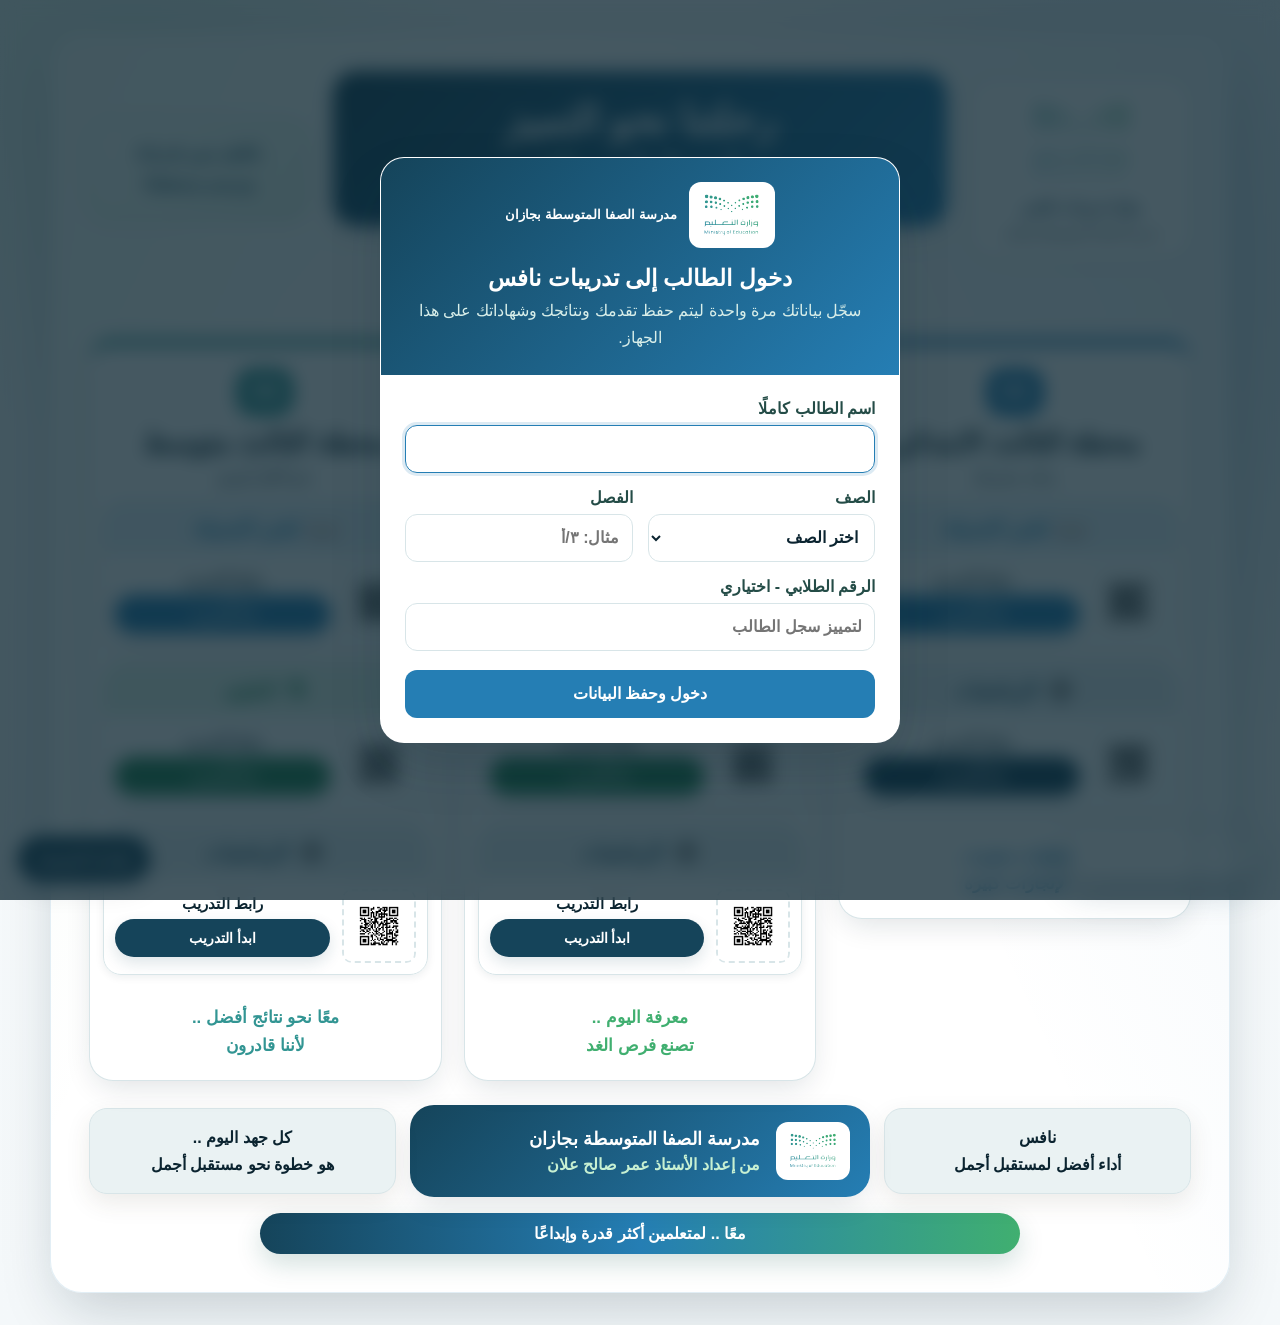
<file: tests/grade3-primary-math.html>
<!DOCTYPE html>
<html lang="ar" dir="rtl">
<head>
<meta charset="utf-8">
<meta name="viewport" content="width=device-width, initial-scale=1, viewport-fit=cover">
<title>تدريبات نافس | الرياضيات | مدرسة الصفا المتوسطة بجازان</title>
<link rel="preconnect" href="https://fonts.googleapis.com">
<link rel="preconnect" href="https://fonts.gstatic.com" crossorigin>
<link href="https://fonts.googleapis.com/css2?family=Baloo+Bhaijaan+2:wght@500;700;800&family=Tajawal:wght@400;500;700;800&display=swap" rel="stylesheet">
<style>
:root{
  --bg:#eef1fb;--bg2:#dfe5f7;--stage:#1d2152;--stage2:#2b3070;
  --card:#ffffff;--ink:#1c2140;--muted:#5b6285;--line:#d9def0;
  --sun:#ffc43d;--coral:#ff6b6b;--mint:#1fb8a6;--violet:#6e4bd8;
  --ok:#1f9d63;--okbg:#e3f7ec;--no:#e04848;--nobg:#fde8e8;
  --opt:#f6f7fd;--optb:#dfe3f5;
  --fh:'Baloo Bhaijaan 2','Tajawal',system-ui,sans-serif;
  --fb:'Tajawal','Segoe UI',Tahoma,system-ui,sans-serif;
  box-sizing:border-box;
  padding-top:env(safe-area-inset-top,0px);
  padding-bottom:env(safe-area-inset-bottom,0px);
}
@media (prefers-color-scheme:dark){
  :root:not([data-theme="light"]){
    --bg:#12142e;--bg2:#1a1d40;--stage:#0c0e24;--stage2:#1f2354;
    --card:#1e2248;--ink:#eef0ff;--muted:#a8aed3;--line:#343a6e;
    --opt:#262b5a;--optb:#3a4180;--okbg:#153b2e;--nobg:#45202a;
  }
}
:root[data-theme="dark"]{
  --bg:#12142e;--bg2:#1a1d40;--stage:#0c0e24;--stage2:#1f2354;
  --card:#1e2248;--ink:#eef0ff;--muted:#a8aed3;--line:#343a6e;
  --opt:#262b5a;--optb:#3a4180;--okbg:#153b2e;--nobg:#45202a;
}
html{scroll-padding-top:env(safe-area-inset-top,0px)}
*,*::before,*::after{box-sizing:border-box}
body{margin:0;font-family:var(--fb);color:var(--ink);background:var(--bg);
  background-image:radial-gradient(circle at 12% 8%,var(--bg2) 0 120px,transparent 121px),radial-gradient(circle at 92% 30%,var(--bg2) 0 80px,transparent 81px);
  min-height:100%;line-height:1.7;-webkit-font-smoothing:antialiased}
button{font-family:inherit;cursor:pointer}
button:focus-visible,input:focus-visible{outline:3px solid var(--sun);outline-offset:2px}
.wrap{max-width:880px;margin:0 auto;padding:0 16px}

/* Stage header */
.stage{background:var(--stage);color:#fff;position:relative;overflow:hidden}
.stage::after{content:"";position:absolute;inset:auto 0 0 0;height:10px;
  background:repeating-linear-gradient(90deg,var(--sun) 0 22px,var(--coral) 22px 44px,var(--mint) 44px 66px,var(--violet) 66px 88px)}
.topbar{display:flex;align-items:center;justify-content:space-between;gap:12px;padding:14px 0 22px}
.brand{display:flex;align-items:center;gap:12px}
.badge{width:52px;height:52px;border-radius:16px;background:var(--sun);color:var(--stage);display:grid;place-items:center;
  font-family:var(--fh);font-weight:800;font-size:1.05rem;transform:rotate(-6deg);box-shadow:0 4px 0 #c79212}
.brand h1{font-family:var(--fh);font-size:1.5rem;margin:0;line-height:1.1}
.brand p{margin:2px 0 0;font-size:.9rem;opacity:.8}
.iconbtn{background:var(--stage2);color:#fff;border:0;border-radius:12px;width:44px;height:44px;font-size:1.2rem}

.screen{display:none;padding:22px 0 30px}
.screen.on{display:block}

/* Home */
.hero{display:grid;grid-template-columns:1.2fr 1fr;gap:18px;align-items:center;margin-bottom:18px}
.hero h2{font-family:var(--fh);font-size:clamp(1.7rem,4.5vw,2.5rem);line-height:1.15;margin:0 0 8px}
.hero p{margin:0;color:var(--muted);max-width:44ch}
.namebox{background:var(--card);border:2px solid var(--line);border-radius:22px;padding:16px}
.namebox label{font-weight:700;display:block;margin-bottom:6px}
.namebox input{width:100%;font:inherit;font-size:1.1rem;padding:12px 14px;border-radius:14px;border:2px solid var(--optb);background:var(--opt);color:var(--ink)}
.bankcount{margin-top:10px;font-size:.92rem;color:var(--muted)}
.bankcount b{color:var(--ink);font-family:var(--fh);font-size:1.3rem}

.block{background:var(--card);border:2px solid var(--line);border-radius:22px;padding:16px 18px;margin-bottom:14px}
.block h3{font-family:var(--fh);font-size:1.15rem;margin:0 0 10px}
.modes{display:grid;grid-template-columns:repeat(3,1fr);gap:10px}
.mode{border:2px solid var(--optb);background:var(--opt);color:var(--ink);border-radius:18px;padding:14px 12px;text-align:right;position:relative}
.mode .mi{font-size:1.7rem;display:block}
.mode b{font-family:var(--fh);font-size:1.1rem;display:block}
.mode small{color:var(--muted);font-size:.85rem;line-height:1.5;display:block}
.mode[aria-pressed="true"]{border-color:var(--violet);background:color-mix(in srgb,var(--violet) 12%,var(--opt));box-shadow:0 4px 0 var(--violet)}
.chips{display:flex;flex-wrap:wrap;gap:8px}
.chip{border:2px solid var(--optb);background:var(--opt);color:var(--ink);border-radius:999px;padding:7px 14px;font-weight:700;font-size:.93rem}
.chip[aria-pressed="true"]{background:var(--stage);color:#fff;border-color:var(--stage)}
.chip small{opacity:.7;font-weight:500}
.row2{display:grid;grid-template-columns:1fr 1fr;gap:14px}
.go{display:flex;align-items:center;gap:14px;flex-wrap:wrap;margin:6px 0 16px}
.btn{font-family:var(--fh);font-weight:800;font-size:1.3rem;border:0;border-radius:18px;padding:12px 30px;background:var(--sun);color:var(--stage);box-shadow:0 5px 0 #c79212;transition:transform .08s}
.btn:active{transform:translateY(3px);box-shadow:0 2px 0 #c79212}
.btn:disabled{opacity:.5;cursor:not-allowed}
.btn.alt{background:var(--mint);color:#fff;box-shadow:0 5px 0 #138676}
.ghost{background:transparent;border:2px solid var(--optb);color:var(--ink);border-radius:14px;padding:9px 16px;font-weight:700}
.pooltxt{color:var(--muted);font-weight:700}
.lb{width:100%;border-collapse:collapse;font-size:.95rem}
.lb td{padding:7px 6px;border-bottom:1px dashed var(--line)}
.lb td:first-child{width:36px;font-family:var(--fh);font-weight:800;color:var(--violet)}
.lb td:last-child{text-align:left;font-weight:800}
.empty{color:var(--muted);margin:0}
details.notes summary{cursor:pointer;font-family:var(--fh);font-weight:700;font-size:1.05rem}
details.notes ul{margin:8px 0 0;padding-inline-start:20px;color:var(--muted);font-size:.93rem}

/* Quiz HUD */
.hud{display:flex;align-items:center;justify-content:space-between;gap:10px;margin-bottom:10px}
.pills{display:flex;gap:8px;flex-wrap:wrap}
.pill{background:var(--card);border:2px solid var(--line);border-radius:999px;padding:5px 12px;font-weight:800;font-size:.95rem;white-space:nowrap}
.ring{position:relative;width:62px;height:62px;flex:0 0 auto}
.ring svg{width:62px;height:62px;transform:rotate(-90deg)}
.ring circle{fill:none;stroke-width:5}
.ring .rb{stroke:var(--line)}
.ring .rf{stroke:var(--mint);stroke-linecap:round;stroke-dasharray:119.38;transition:stroke-dashoffset 1s linear,stroke .3s}
.ring.hot .rf{stroke:var(--coral)}
.ring span{position:absolute;inset:0;display:grid;place-items:center;font-family:var(--fh);font-weight:800;font-size:1.25rem}
.track{height:10px;background:var(--line);border-radius:99px;overflow:hidden;margin-bottom:12px}
.track div{height:100%;width:0;background:linear-gradient(90deg,var(--mint),var(--violet));transition:width .4s}
.lifes{display:flex;gap:8px;flex-wrap:wrap;margin-bottom:12px}
.lifes button{border:2px dashed var(--optb);background:var(--card);color:var(--ink);border-radius:12px;padding:6px 12px;font-weight:700;font-size:.9rem}
.lifes button:disabled{opacity:.35;text-decoration:line-through;cursor:not-allowed}
.lifes.off button{pointer-events:none;opacity:.35}

.qcard{background:var(--card);border-radius:26px;padding:20px 20px 18px;border:2px solid var(--line);box-shadow:0 8px 0 var(--bg2);position:relative}
.qtags{display:flex;gap:8px;flex-wrap:wrap;margin-bottom:6px}
.tag{font-size:.8rem;font-weight:700;padding:3px 10px;border-radius:99px;background:var(--opt);border:1px solid var(--optb);color:var(--muted)}
.skill{font-size:.88rem;color:var(--muted);margin:2px 0 8px}
.qtext{font-family:var(--fb);font-size:clamp(1.15rem,3.2vw,1.45rem);font-weight:800;line-height:1.8;margin:0 0 12px}
.qtext u{text-decoration-thickness:3px;text-underline-offset:6px;text-decoration-color:var(--coral)}
.fig{background:#fff;color:#1c2140;border:2px solid #e3e7f5;border-radius:18px;padding:12px;margin:0 0 14px;overflow-x:auto;text-align:center}
.fig svg{max-width:100%;height:auto;vertical-align:middle}
.fig .cap{font-weight:800;margin-bottom:4px}
.opts{display:grid;grid-template-columns:1fr 1fr;gap:10px}
.opt{display:flex;align-items:center;gap:10px;text-align:right;border:2px solid var(--optb);background:var(--opt);color:var(--ink);
  border-radius:16px;padding:10px 12px;font-size:1.12rem;font-weight:700;min-height:60px;transition:transform .08s,border-color .15s}
.opt:hover:not(:disabled){border-color:var(--violet)}
.opt:active:not(:disabled){transform:scale(.98)}
.opt .lt{flex:0 0 36px;height:36px;border-radius:12px;background:var(--stage);color:#fff;display:grid;place-items:center;font-family:var(--fh);font-weight:800}
.opt .ot{flex:1;min-width:0}
.opt .ot svg{background:#fff;border-radius:10px;padding:2px;max-width:100%;height:auto}
.opt .ot table{background:#fff;color:#1c2140}
.opt.ok{border-color:var(--ok);background:var(--okbg)}
.opt.ok .lt{background:var(--ok)}
.opt.no{border-color:var(--no);background:var(--nobg)}
.opt.no .lt{background:var(--no)}
.opt.gone{visibility:hidden}
.opt:disabled{cursor:default}
.fb{margin-top:14px;border-radius:16px;padding:0;overflow:hidden;max-height:0;transition:max-height .35s}
.fb.show{max-height:600px;padding:12px 14px}
.fb.good{background:var(--okbg);border:2px solid var(--ok)}
.fb.bad{background:var(--nobg);border:2px solid var(--no)}
.fb b{font-family:var(--fh);font-size:1.15rem}
.fb p{margin:4px 0 0}
.qnav{display:flex;justify-content:space-between;align-items:center;margin-top:16px;gap:10px}
.shake{animation:shake .4s}
@keyframes shake{20%,60%{transform:translateX(-7px)}40%,80%{transform:translateX(7px)}}
.float{position:fixed;font-family:var(--fh);font-weight:800;font-size:1.6rem;color:var(--ok);pointer-events:none;animation:up 1s forwards;z-index:9}
@keyframes up{to{transform:translateY(-60px);opacity:0}}

/* math bits */
.eq{direction:ltr;unicode-bidi:isolate;display:inline-block;white-space:nowrap}
.fr{display:inline-flex;flex-direction:column;align-items:center;vertical-align:middle;line-height:1.15;margin:0 .15em;font-weight:800}
.fr>span:first-child{border-bottom:2.5px solid currentColor;padding:0 .25em}
.dt{border-collapse:collapse;margin:0 auto;font-size:.98rem}
.dt th,.dt td{border:1.5px solid #9aa3c7;padding:5px 12px;text-align:center}
.dt th{background:#e8ecfa}
.pt{border-collapse:collapse;margin:0 auto;min-width:240px}
.pt caption{font-weight:800;padding-bottom:6px}
.pt th,.pt td{border:1.5px solid #9aa3c7;padding:4px 10px;text-align:right}
.pt th{background:#fff4d6;white-space:nowrap}
.pt tr.key th,.pt tr.key td{background:#f1f3fb;font-size:.92rem}
.ic{font-size:1.45rem;line-height:1.2;display:inline-block}
.hf{width:.62em;overflow:hidden;vertical-align:bottom;white-space:nowrap}
.rowf{display:flex;align-items:center;justify-content:center;gap:10px;flex-wrap:wrap}
.pricetag{border:2px dashed #1c2140;border-radius:10px;padding:4px 12px;font-weight:800}
.stk{display:flex;gap:6px;justify-content:center;flex-wrap:wrap}
.stk div{width:44px;border:2px solid #9aa3c7;border-radius:8px;background:#f7f9ff;text-align:center}
.stk div span{display:block;font-size:1.5rem;line-height:1.5}
.stk div small{display:block;border-top:1px solid #9aa3c7;font-weight:800}
.big{font-size:2.3rem;line-height:1.2}
.grp{text-align:center;padding:4px 14px}
.grp small{font-weight:800}

/* Result */
.res{text-align:center}
.stars{font-size:3rem;letter-spacing:6px;color:var(--line)}
.stars .on{color:var(--sun);text-shadow:0 3px 0 #c79212}
.res h2{font-family:var(--fh);font-size:clamp(1.8rem,5vw,2.6rem);margin:4px 0}
.score{font-family:var(--fh);font-size:clamp(3rem,10vw,4.6rem);font-weight:800;color:var(--violet);line-height:1}
.stats{display:grid;grid-template-columns:repeat(4,1fr);gap:10px;margin:18px 0}
.stat{background:var(--card);border:2px solid var(--line);border-radius:18px;padding:10px}
.stat b{display:block;font-family:var(--fh);font-size:1.6rem}
.stat span{color:var(--muted);font-size:.88rem}
.acts{display:flex;justify-content:center;gap:10px;flex-wrap:wrap;margin-bottom:18px}
.rv{background:var(--card);border:2px solid var(--line);border-radius:18px;padding:12px 14px;margin-bottom:10px;text-align:right}
.rv .rq{font-weight:800}
.rv .ra{display:flex;flex-wrap:wrap;gap:8px;margin:8px 0 4px}
.rv .ra span{border-radius:10px;padding:3px 10px;font-weight:700}
.rv .x{background:var(--nobg);color:var(--no)}
.rv .c{background:var(--okbg);color:var(--ok)}
.rv .fig{padding:8px;margin:8px 0}
.rv p{margin:0;color:var(--muted)}

footer{text-align:center;color:var(--muted);font-size:1rem;font-weight:700;padding:14px 0 26px}
footer a{color:var(--violet);font-weight:800;text-decoration:underline;text-underline-offset:4px}
#cf{position:fixed;inset:0;pointer-events:none;z-index:8}
.toast{position:fixed;bottom:calc(20px + env(safe-area-inset-bottom,0px));left:50%;transform:translateX(-50%);background:var(--stage);color:#fff;padding:10px 18px;border-radius:14px;font-weight:700;z-index:10}

@media (max-width:640px){
  .hero,.row2{grid-template-columns:1fr}
  .modes{grid-template-columns:1fr}
  .opts{grid-template-columns:1fr}
  .stats{grid-template-columns:repeat(2,1fr)}
  .qcard{padding:16px 14px}
}
@media (prefers-reduced-motion:reduce){*{animation:none!important;transition:none!important}}
</style>
</head>
<body>
<div class="stage">
  <div class="wrap topbar">
    <div class="brand">
      <div class="badge">نافس</div>
      <div><h1>تدريبات نافس</h1><p>رياضيات الصف الثالث الابتدائي</p></div>
    </div>
    <div style="display:flex;gap:8px"><button class="iconbtn" id="homeBtn" aria-label="الرجوع للصفحة الرئيسية" title="الصفحة الرئيسية">🏠</button><button class="iconbtn" id="snd" aria-label="تشغيل الصوت أو إيقافه">🔊</button></div>
  </div>
</div>

<main class="wrap">
  <!-- HOME -->
  <section id="home" class="screen on">
    <div class="hero">
      <div>
        <h2>جاهز تتحدّى نفسك يا بطل؟</h2>
        <p>أسئلة نافس للرياضيات من الأنشطة الأسبوعية وبنك نافس والاختبارات المحاكية. أجب بسرعة لتجمع نقاطاً أكثر، وحافظ على سلسلة الإجابات الصحيحة.</p>
      </div>
      <div class="namebox">
        <label for="nm">اسم المتسابق</label>
        <input id="nm" maxlength="30" placeholder="اكتب اسمك هنا" autocomplete="off">
        <div class="bankcount">في بنك الأسئلة <b id="bankN">0</b> سؤالاً مدققاً</div>
      </div>
    </div>

    <div class="block">
      <h3>اختر طريقة اللعب</h3>
      <div class="modes" id="modes">
        <button class="mode" data-m="challenge" aria-pressed="true"><span class="mi">⚡</span><b>التحدّي</b><small>45 ثانية لكل سؤال، 3 قلوب، ووسائل مساعدة.</small></button>
        <button class="mode" data-m="practice" aria-pressed="false"><span class="mi">📝</span><b>اختبار ذاتي</b><small>بلا وقت، مع شرح الحل بعد كل سؤال.</small></button>
        <button class="mode" data-m="review" aria-pressed="false"><span class="mi">🔁</span><b>مراجعة أخطائي</b><small>الأسئلة التي أخطأت فيها سابقاً فقط.</small></button>
      </div>
    </div>

    <div class="row2">
      <div class="block"><h3>المجال</h3><div class="chips" id="cats"></div></div>
      <div class="block"><h3>المصدر</h3><div class="chips" id="srcs"></div></div>
    </div>
    <div class="block"><h3>عدد الأسئلة</h3><div class="chips" id="cnts"></div></div>

    <div class="go">
      <button class="btn" id="start">ابدأ التحدّي</button>
      <span class="pooltxt" id="pool"></span>
    </div>

    <div class="block">
      <h3>لوحة الأبطال على هذا الجهاز</h3>
      <div id="lb"></div>
    </div>
  </section>

  <!-- QUIZ -->
  <section id="quiz" class="screen">
    <div class="hud">
      <div class="pills">
        <span class="pill" id="hQ">1 / 10</span>
        <span class="pill" id="hS">⭐ 0</span>
        <span class="pill" id="hK">🔥 0</span>
        <span class="pill" id="hL">❤️❤️❤️</span>
      </div>
      <div class="ring" id="ring"><svg viewBox="0 0 44 44"><circle cx="22" cy="22" r="19" class="rb"/><circle cx="22" cy="22" r="19" class="rf" id="rf"/></svg><span id="tt">45</span></div>
    </div>
    <div class="track"><div id="prog"></div></div>
    <div class="lifes" id="life">
      <button data-l="half">✂️ احذف إجابتين</button>
      <button data-l="time">⏱️ أضف 15 ثانية</button>
      <button data-l="skip">⏭️ تخطَّ السؤال</button>
    </div>
    <div id="qbox"></div>
    <div class="qnav">
      <button class="ghost" id="quit">إنهاء الجولة</button>
      <button class="btn alt" id="next" hidden>السؤال التالي</button>
    </div>
  </section>

  <!-- RESULT -->
  <section id="result" class="screen"></section>
</main>
<footer>مدرسة الصفا المتوسطة بجازان &nbsp;·&nbsp; من إعداد الأستاذ عمر صالح علان</footer>
<canvas id="cf"></canvas>

<script>
/* ============ helpers ============ */
const AR='٠١٢٣٤٥٦٧٨٩';
function ar(s){return String(s).replace(/(<[^>]*>)|(&[a-zA-Z#0-9]+;)|(\d)/g,(m,t,en,d)=>t||en||AR[d]);}
const E=s=>`<span class="eq">${s}</span>`;
const F=(a,b)=>`<span class="fr"><span>${a}</span><span>${b}</span></span>`;
const INK='#1c2140';
function svg(w,h,inner,dw){return `<svg viewBox="0 0 ${w} ${h}" width="${dw||w}" xmlns="http://www.w3.org/2000/svg" font-family="Tajawal,Arial,sans-serif">${inner}</svg>`}
const fx=n=>+n.toFixed(2);

function clock(h,m,lbl){
  let s=`<circle cx="60" cy="60" r="54" fill="#fff" stroke="${INK}" stroke-width="4"/>`;
  for(let i=0;i<60;i++){const a=i*6*Math.PI/180,r1=i%5?47:43;
    s+=`<line x1="${fx(60+r1*Math.sin(a))}" y1="${fx(60-r1*Math.cos(a))}" x2="${fx(60+49*Math.sin(a))}" y2="${fx(60-49*Math.cos(a))}" stroke="#6b7194" stroke-width="${i%5?1:2.2}"/>`}
  for(let i=1;i<=12;i++){const a=i*30*Math.PI/180;
    s+=`<text x="${fx(60+35*Math.sin(a))}" y="${fx(60-35*Math.cos(a)+4.5)}" text-anchor="middle" font-size="12.5" font-weight="700" fill="${INK}">${i}</text>`}
  const hand=(a,l,w,c)=>`<line x1="60" y1="60" x2="${fx(60+l*Math.sin(a))}" y2="${fx(60-l*Math.cos(a))}" stroke="${c}" stroke-width="${w}" stroke-linecap="round"/>`;
  const ha=((h%12)*30+m*.5)*Math.PI/180, ma=m*6*Math.PI/180;
  s+=hand(ha,24,5.5,INK)+hand(ma,40,3,'#e04848')+`<circle cx="60" cy="60" r="4.5" fill="${INK}"/>`;
  if(lbl)s+=`<text x="60" y="132" text-anchor="middle" font-size="14" font-weight="800" fill="#6e4bd8">${lbl}</text>`;
  return svg(120,lbl?138:120,s,lbl?112:150);
}
function pie(n,k,col='#2aa7e0',size=96){
  const c=size/2,r=c-4;let s='';
  for(let i=0;i<n;i++){const a0=i*2*Math.PI/n-Math.PI/2,a1=(i+1)*2*Math.PI/n-Math.PI/2;
    s+=`<path d="M${c},${c} L${fx(c+r*Math.cos(a0))},${fx(c+r*Math.sin(a0))} A${r},${r} 0 ${(a1-a0)>Math.PI?1:0} 1 ${fx(c+r*Math.cos(a1))},${fx(c+r*Math.sin(a1))} Z" fill="${i<k?col:'#fff'}" stroke="${INK}" stroke-width="2"/>`}
  return svg(size,size,s);
}
function gridShape(cells,rows,cols,u=28){
  let s='';
  for(let r=0;r<rows;r++)for(let c=0;c<cols;c++)s+=`<rect x="${1+c*u}" y="${1+r*u}" width="${u}" height="${u}" fill="#eef6ff" stroke="#9cc3e6"/>`;
  cells.forEach(([r,c])=>s+=`<rect x="${1+c*u}" y="${1+r*u}" width="${u}" height="${u}" fill="#ffd66b" stroke="#8a5a00" stroke-width="2"/>`);
  return svg(cols*u+2,rows*u+2,s);
}
function bars(o){
  const W=340,H=o.xl?236:216,x0=40,y0=12,pw=W-x0-10,ph=160,n=o.labels.length,st=o.step||1,le=o.le||1;
  let s='';
  for(let v=0;v<=o.max;v+=st){const y=fx(y0+ph-v/o.max*ph);
    s+=`<line x1="${x0}" y1="${y}" x2="${x0+pw}" y2="${y}" stroke="${v%le===0?'#b3bbd6':'#e4e8f4'}"/>`;
    if(v%le===0)s+=`<text x="${x0-6}" y="${y+4}" text-anchor="end" font-size="11" fill="${INK}">${v}</text>`}
  const bw=pw/n*.5;
  o.labels.forEach((l,i)=>{const cx=x0+pw/n*(i+.5),h=o.vals[i]/o.max*ph;
    s+=`<rect x="${fx(cx-bw/2)}" y="${fx(y0+ph-h)}" width="${fx(bw)}" height="${fx(h)}" fill="${o.col||'#f08a24'}" rx="3"/><text x="${fx(cx)}" y="${y0+ph+18}" text-anchor="middle" font-size="12.5" font-weight="700" fill="${INK}">${l}</text>`});
  s+=`<line x1="${x0}" y1="${y0}" x2="${x0}" y2="${y0+ph}" stroke="${INK}" stroke-width="2"/><line x1="${x0}" y1="${y0+ph}" x2="${x0+pw}" y2="${y0+ph}" stroke="${INK}" stroke-width="2"/>`;
  if(o.xl)s+=`<text x="${x0+pw/2}" y="${H-4}" text-anchor="middle" font-size="12" font-weight="800" fill="#6e4bd8">${o.xl}</text>`;
  return (o.title?`<div class="cap">${o.title}</div>`:'')+(o.yl?`<div style="font-size:.85rem;font-weight:700;color:#6e4bd8">المحور الرأسي: ${o.yl}</div>`:'')+svg(W,H,s,340);
}
function icons(ic,n){let s='';for(let i=0;i<Math.floor(n);i++)s+=`<span class="ic">${ic}</span>`;if(n%1)s+=`<span class="ic hf">${ic}</span>`;return s}
function picto(rows,ic,key,title){
  let h=`<table class="pt">${title?`<caption>${title}</caption>`:''}`;
  rows.forEach(([l,n])=>h+=`<tr><th>${l}</th><td>${icons(ic,n)}</td></tr>`);
  return h+`<tr class="key"><th>المفتاح</th><td><span class="ic">${ic}</span> = ${key}</td></tr></table>`;
}
function tbl(head,rows){return `<table class="dt"><tr>${head.map(x=>`<th>${x}</th>`).join('')}</tr>${rows.map(r=>`<tr>${r.map(x=>`<td>${x}</td>`).join('')}</tr>`).join('')}</table>`}
function tally(n){
  let s='',x=6;const g=Math.floor(n/5),r=n%5;
  for(let i=0;i<g;i++){for(let j=0;j<4;j++)s+=`<line x1="${x+j*6}" y1="4" x2="${x+j*6}" y2="24" stroke="${INK}" stroke-width="2"/>`;
    s+=`<line x1="${x-4}" y1="21" x2="${x+22}" y2="7" stroke="${INK}" stroke-width="2"/>`;x+=34}
  for(let j=0;j<r;j++)s+=`<line x1="${x+j*6}" y1="4" x2="${x+j*6}" y2="24" stroke="${INK}" stroke-width="2"/>`;
  x+=r*6;return svg(x+4,28,s);
}
function nline(min,max,step,lbls,pts){
  const X=v=>fx(24+(v-min)/(max-min)*292);
  let s=`<line x1="6" y1="54" x2="334" y2="54" stroke="${INK}" stroke-width="2"/><polygon points="0,54 10,49 10,59" fill="${INK}"/><polygon points="340,54 330,49 330,59" fill="${INK}"/>`;
  for(let v=min;v<=max;v+=step)s+=`<line x1="${X(v)}" y1="47" x2="${X(v)}" y2="61" stroke="${INK}" stroke-width="2"/>`;
  lbls.forEach(v=>s+=`<text x="${X(v)}" y="80" text-anchor="middle" font-size="13" font-weight="700" fill="${INK}">${v}</text>`);
  pts.forEach(p=>s+=`<circle cx="${X(p.v)}" cy="54" r="6" fill="#6e4bd8"/><text x="${X(p.v)}" y="34" text-anchor="middle" font-size="14" font-weight="800" fill="${INK}">${p.l}</text>`);
  return svg(340,88,s);
}
const SH={
  circle:'<circle cx="22" cy="22" r="15" fill="none" stroke="#1c2140" stroke-width="2.6"/>',
  rect:'<rect x="3" y="12" width="38" height="20" fill="none" stroke="#1c2140" stroke-width="2.6"/>',
  tri:'<polygon points="22,6 38,36 6,36" fill="none" stroke="#1c2140" stroke-width="2.6"/>',
  arrow:'<polygon points="14,4 30,4 30,20 38,20 22,40 6,20 14,20" fill="none" stroke="#1c2140" stroke-width="2.6"/>',
  blank:'<rect x="3" y="3" width="38" height="38" rx="6" fill="#fff4d6" stroke="#e04848" stroke-width="2" stroke-dasharray="4 3"/><text x="22" y="30" text-anchor="middle" font-size="20" font-weight="800" fill="#e04848">؟</text>'
};
const shp=t=>svg(44,44,SH[t]);
const NC={1:'#5f8f3e',5:'#7b5ea7',10:'#8a6440',20:'#b0485c',50:'#2e7d57',100:'#c46a2a',500:'#2f6fb5'};
function note(v){return svg(100,50,`<rect x="1" y="1" width="98" height="48" rx="6" fill="${NC[v]}"/><rect x="6" y="6" width="88" height="38" rx="4" fill="none" stroke="#ffffff99" stroke-dasharray="3 2"/><circle cx="20" cy="25" r="9" fill="#ffffff33"/><text x="56" y="30" text-anchor="middle" font-size="20" font-weight="800" fill="#fff">${v}</text><text x="56" y="43" text-anchor="middle" font-size="9" fill="#fff">ريال</text>`,96)}
function coin(){return svg(50,50,`<circle cx="25" cy="25" r="23" fill="#e9c46a" stroke="#a97f1a" stroke-width="3"/><circle cx="25" cy="25" r="16" fill="#f4d98b" stroke="#a97f1a"/><text x="25" y="30" text-anchor="middle" font-size="16" font-weight="800" fill="#6b4d06">1</text>`,44)}
function bt(h,t,o){
  let s='',x=4;
  for(let i=0;i<h;i++){s+=`<rect x="${x}" y="4" width="44" height="44" fill="#ffd66b" stroke="#8a5a00" stroke-width="1.5"/>`;
    for(let k=1;k<10;k++)s+=`<line x1="${fx(x+k*4.4)}" y1="4" x2="${fx(x+k*4.4)}" y2="48" stroke="#8a5a00" stroke-width=".5"/><line x1="${x}" y1="${fx(4+k*4.4)}" x2="${x+44}" y2="${fx(4+k*4.4)}" stroke="#8a5a00" stroke-width=".5"/>`;
    x+=49}
  x+=6;
  for(let i=0;i<t;i++){s+=`<rect x="${x}" y="4" width="7" height="44" fill="#7cc4ff" stroke="#1d5f9c" stroke-width="1.2"/>`;
    for(let k=1;k<10;k++)s+=`<line x1="${x}" y1="${fx(4+k*4.4)}" x2="${x+7}" y2="${fx(4+k*4.4)}" stroke="#1d5f9c" stroke-width=".5"/>`;x+=10}
  x+=6;
  for(let i=0;i<o;i++){const c=Math.floor(i/5),r=i%5;s+=`<rect x="${x+c*10}" y="${4+r*9}" width="7" height="7" fill="#ff8a8a" stroke="#a02b2b" stroke-width="1"/>`}
  x+=o>5?20:10;
  return svg(x+2,52,s,Math.min(300,(x+2)*1.3));
}
function solid(t){
  const k=`stroke="${INK}" stroke-width="2"`;
  const S={
    cube:`<polygon points="8,22 22,8 58,8 44,22" fill="#bfdbfe" ${k}/><polygon points="44,22 58,8 58,44 44,58" fill="#93c5fd" ${k}/><rect x="8" y="22" width="36" height="36" fill="#dbeafe" ${k}/>`,
    cyl:`<ellipse cx="32" cy="54" rx="20" ry="7" fill="#fcd34d" ${k}/><rect x="12" y="14" width="40" height="40" fill="#fde68a"/><line x1="12" y1="14" x2="12" y2="54" ${k}/><line x1="52" y1="14" x2="52" y2="54" ${k}/><ellipse cx="32" cy="14" rx="20" ry="7" fill="#fef3c7" ${k}/>`,
    cone:`<ellipse cx="32" cy="52" rx="22" ry="7" fill="#bbf7d0" ${k}/><polygon points="32,6 10,52 54,52" fill="#86efac" stroke="none"/><line x1="32" y1="6" x2="10" y2="52" ${k}/><line x1="32" y1="6" x2="54" y2="52" ${k}/>`,
    trap:`<polygon points="18,20 46,20 60,48 4,48" fill="#fecaca" ${k}/>`
  };
  return svg(66,66,S[t],70);
}
function symOpt(t){
  const d=`stroke="#e04848" stroke-width="2.5" stroke-dasharray="5 4"`,k=`fill="#e8f1ff" stroke="${INK}" stroke-width="2.5"`;
  const hex=()=>{let p=[];for(let i=0;i<6;i++){const a=(-90+i*60)*Math.PI/180;p.push(fx(45+30*Math.cos(a))+','+fx(45+30*Math.sin(a)))}return p.join(' ')};
  const pen=()=>{let p=[];for(let i=0;i<5;i++){const a=(-90+i*72)*Math.PI/180;p.push(fx(45+30*Math.cos(a))+','+fx(47+30*Math.sin(a)))}return p.join(' ')};
  const S={
    hex:`<polygon points="${hex()}" ${k}/><line x1="45" y1="4" x2="45" y2="86" ${d}/>`,
    rectd:`<rect x="10" y="22" width="70" height="46" ${k}/><line x1="10" y1="22" x2="80" y2="68" ${d}/>`,
    rects:`<rect x="18" y="16" width="54" height="58" ${k}/><line x1="30" y1="6" x2="62" y2="84" ${d}/>`,
    pen:`<polygon points="${pen()}" ${k}/><line x1="6" y1="36" x2="84" y2="66" ${d}/>`
  };
  return svg(90,90,S[t],84);
}
function freq(v){return tbl(['الفاكهة','التكرار'],[['التفاح',v[0]],['الكيوي',v[1]],['الفراولة',v[2]],['الموز',v[3]]])}
function ttab(v){const n=['شطيرة اللحم','المعكرونة','البيتزا','شطيرة الدجاج'];return `<table class="dt">${n.map((x,i)=>`<tr><th>${x}</th><td>${tally(v[i])}</td></tr>`).join('')}</table>`}
function ovals(r,c){let s='';for(let i=0;i<r;i++)for(let j=0;j<c;j++)s+=`<ellipse cx="${18+j*28}" cy="${12+i*20}" rx="11" ry="7" fill="#fff" stroke="${INK}" stroke-width="1.8"/>`;return svg(c*28+8,r*20+4,s)}
function triGrid(r,c){let s='';for(let i=0;i<r;i++)for(let j=0;j<c;j++){const x=8+j*40,y=8+i*38;s+=`<polygon points="${x+16},${y} ${x+32},${y+28} ${x},${y+28}" fill="#43a047" stroke="#1b5e20" stroke-width="1.5"/>`}return svg(c*40+10,r*38+8,s)}
function plus(){return svg(90,90,`<polygon points="30,8 60,8 60,30 82,30 82,60 60,60 60,82 30,82 30,60 8,60 8,30 30,30" fill="#fff" stroke="${INK}" stroke-width="2.6"/>`,110)}
function trapTri(){let s='',x=6;for(let i=0;i<8;i++){if(i%2===0){s+=`<polygon points="${x},10 ${x+50},10 ${x+38},44 ${x+12},44" fill="#f59e0b" stroke="#92400e" stroke-width="1.5"/>`;x+=54}else{s+=`<polygon points="${x},10 ${x+36},10 ${x+18},44" fill="#f59e0b" stroke="#92400e" stroke-width="1.5"/>`;x+=40}}
  s+=`<text x="${x+10}" y="34" font-size="22" font-weight="800" fill="${INK}">…</text>`;return svg(x+36,54,s,360)}
function heights(){
  const hs=[17,12,8,5];let s='',xr=380,base=100;
  hs.forEach(h=>{const H=h*5,B=H*.85;s+=`<polygon points="${xr},${base} ${xr},${base-H} ${fx(xr-B)},${base}" fill="#cfe8ff" stroke="${INK}" stroke-width="2"/><rect x="${xr-7}" y="${base-7}" width="7" height="7" fill="none" stroke="${INK}"/><text x="${fx(xr-B/2)}" y="${base+18}" text-anchor="middle" font-size="13" font-weight="800" fill="${INK}">${h} سم</text>`;xr-=B+26});
  s+=`<text x="${xr-6}" y="${base-4}" text-anchor="middle" font-size="26" font-weight="800" fill="#e04848">؟</text>`;
  return svg(390,124,s,380);
}
function stickers(){const e=['😊','⭕','💥','⭐'];let h='<div class="stk">';for(let i=0;i<8;i++)h+=`<div><span>${e[i%4]}</span><small>${i+1}</small></div>`;return h+`<div><span>…</span><small>…</small></div><div style="border-color:#e04848"><span style="color:#e04848;font-weight:800">؟</span><small>18</small></div></div>`}
function shapeSeq(){return `<div class="rowf">${['circle','rect','tri','arrow','circle','blank'].map(shp).join('')}</div>`}


function rect(r0,c0,rows,cols){const a=[];for(let r=0;r<rows;r++)for(let c=0;c<cols;c++)a.push([r0+r,c0+c]);return a}
function strip(n,k,col='#9aa3b8'){const w=256/n;let s='';for(let i=0;i<n;i++)s+=`<rect x="${fx(2+i*w)}" y="2" width="${fx(w)}" height="32" fill="${i<k?col:'#fff'}" stroke="${INK}" stroke-width="2"/>`;return svg(260,36,s)}
function fracBars(rows){return `<table class="dt">${rows.map(([n,k])=>`<tr><td>${F(k,n)}</td><td>${strip(n,k,'#43a047')}</td></tr>`).join('')}</table>`}
function apples(n,k){let s='';for(let i=0;i<n;i++){const x=26+i*48;s+=`<circle cx="${x}" cy="30" r="18" fill="${i<k?'#e5484d':'#fff'}" stroke="#7a1f1f" stroke-width="2.2"/><line x1="${x}" y1="12" x2="${x+4}" y2="4" stroke="#5b3a1a" stroke-width="2.5"/><ellipse cx="${x+10}" cy="8" rx="6" ry="3" fill="#43a047"/>`}return svg(n*48+6,52,s)}
function windows(seq){let s='';[...seq].forEach((t,i)=>{const x=4+i*52;s+=`<rect x="${x}" y="4" width="44" height="56" fill="#e9c98f" stroke="#8a5a00" stroke-width="2"/>`+(t==='c'?`<rect x="${x+5}" y="9" width="34" height="46" fill="#5aa9e6" stroke="#1d5f9c"/><line x1="${x+22}" y1="9" x2="${x+22}" y2="55" stroke="#1d5f9c" stroke-width="2"/><line x1="${x+5}" y1="32" x2="${x+39}" y2="32" stroke="#1d5f9c" stroke-width="2"/>`:`<rect x="${x+5}" y="9" width="34" height="46" fill="#fff" stroke="#8a5a00"/>`)});return svg(seq.length*52+4,64,s,340)}
function fracLine(den,marks){const X=i=>fx(24+i*292/den);let s=`<line x1="10" y1="60" x2="330" y2="60" stroke="#2e7d57" stroke-width="3"/><polygon points="4,60 14,55 14,65" fill="#2e7d57"/><polygon points="336,60 326,55 326,65" fill="#2e7d57"/>`;
 for(let i=0;i<=den;i++){s+=`<line x1="${X(i)}" y1="52" x2="${X(i)}" y2="68" stroke="#6e4bd8" stroke-width="2.5"/>`;
  if(i===0||i===den)s+=`<text x="${X(i)}" y="90" text-anchor="middle" font-size="15" font-weight="800" fill="${INK}">${i/den}</text>`;
  else s+=`<text x="${X(i)}" y="83" text-anchor="middle" font-size="12" font-weight="700" fill="${INK}">${i}</text><line x1="${X(i)-6}" y1="87" x2="${X(i)+6}" y2="87" stroke="${INK}" stroke-width="1.5"/><text x="${X(i)}" y="100" text-anchor="middle" font-size="12" font-weight="700" fill="${INK}">${den}</text>`}
 marks.forEach(m=>{const big=m.l.length>1;s+=`<text x="${X(m.i)}" y="${big?44:40}" text-anchor="middle" font-size="${big?28:16}" font-weight="800" fill="${INK}">${m.l}</text>`+(big?'':`<circle cx="${X(m.i)}" cy="60" r="5" fill="${INK}"/>`)});
 return svg(340,106,s)}
function gridRC(r,c){return gridShape([],r,c,24)}
function stairs(n){let s='';const u=32,H=n*u+10;for(let j=0;j<n;j++)for(let h=0;h<=j;h++){const x=8+j*u,y=H-(h+1)*u;s+=`<rect x="${x}" y="${y}" width="${u}" height="${u}" fill="#4caf50" stroke="#1b5e20" stroke-width="2"/><polygon points="${x},${y} ${x+8},${y-7} ${x+u+8},${y-7} ${x+u},${y}" fill="#81c784" stroke="#1b5e20"/><polygon points="${x+u},${y} ${x+u+8},${y-7} ${x+u+8},${y+u-7} ${x+u},${y+u}" fill="#2e7d32" stroke="#1b5e20"/>`}return svg(n*u+26,H+4,s,150)}
function pyr(){const k=`stroke="${INK}" stroke-width="2"`;return svg(66,66,`<polygon points="32,6 6,52 38,60" fill="#fcd34d" ${k}/><polygon points="32,6 38,60 60,48" fill="#f59e0b" ${k}/><line x1="6" y1="52" x2="28" y2="42" stroke="${INK}" stroke-dasharray="3 2"/><line x1="28" y1="42" x2="60" y2="48" stroke="${INK}" stroke-dasharray="3 2"/><line x1="32" y1="6" x2="28" y2="42" stroke="${INK}" stroke-dasharray="3 2"/>`,70)}
function hexagonSVG(w=90){let p=[];for(let i=0;i<6;i++){const a=(i*60)*Math.PI/180;p.push(fx(45+36*Math.cos(a))+','+fx(40+32*Math.sin(a)))}return svg(90,80,`<polygon points="${p.join(' ')}" fill="#e8f1ff" stroke="${INK}" stroke-width="2.5"/>`,w)}
function shape2(t){const k=`stroke="${INK}" stroke-width="2.5"`;const S={
 box:`<rect x="8" y="22" width="44" height="30" fill="#dbeafe" ${k}/><polygon points="8,22 20,10 64,10 52,22" fill="#bfdbfe" ${k}/><polygon points="52,22 64,10 64,40 52,52" fill="#93c5fd" ${k}/>`,
 tri:`<polygon points="35,6 64,54 6,54" fill="#e8f1ff" ${k}/>`,
 rect:`<rect x="6" y="16" width="58" height="32" fill="#e8f1ff" ${k}/>`,
 sq:`<rect x="14" y="8" width="44" height="44" fill="#e8f1ff" ${k}/>`,
 circ:`<circle cx="35" cy="30" r="24" fill="#e8f1ff" ${k}/>`,
 eight:`<path d="M35,30 C20,6 2,18 10,34 C18,52 30,40 35,30 C40,20 52,8 60,26 C68,44 50,54 35,30 Z" fill="none" stroke="${INK}" stroke-width="5"/>`,
 para:`<polygon points="20,12 66,12 50,50 4,50" fill="#e8f1ff" ${k}/>`,
 star:`<polygon points="35,4 41,24 64,30 41,36 35,56 29,36 6,30 29,24" fill="#e8f1ff" ${k}/>`,
 heart:`<path d="M35,54 C8,34 6,14 22,10 C30,8 35,16 35,20 C35,16 40,8 48,10 C64,14 62,34 35,54 Z" fill="#fde2e7" ${k}/>`,
 arc:`<path d="M12,44 A23,23 0 0 1 58,44" fill="none" ${k}/>`};return svg(70,60,S[t],70)}
function butterfly(){const L=`stroke="#333" stroke-width="1.6"`,T=(x,y,t)=>`<rect x="${x-10}" y="${y-13}" width="20" height="18" fill="#fff" stroke="#333"/><text x="${x}" y="${y+1}" text-anchor="middle" font-size="13" font-weight="800" fill="${INK}">${t}</text>`;
 return svg(210,180,`<ellipse cx="68" cy="62" rx="38" ry="30" fill="#f7a8c8" stroke="#b83f73" stroke-width="2"/><ellipse cx="132" cy="62" rx="38" ry="30" fill="#f7a8c8" stroke="#b83f73" stroke-width="2"/><ellipse cx="78" cy="114" rx="26" ry="24" fill="#f48fb1" stroke="#b83f73" stroke-width="2"/><ellipse cx="122" cy="114" rx="26" ry="24" fill="#f48fb1" stroke="#b83f73" stroke-width="2"/><ellipse cx="100" cy="88" rx="6" ry="42" fill="#5b2a3a"/>
 <line x1="100" y1="22" x2="100" y2="172" ${L}/><line x1="18" y1="88" x2="186" y2="88" ${L}/><line x1="38" y1="164" x2="170" y2="26" ${L}/><line x1="36" y1="30" x2="170" y2="160" ${L}/>${T(100,18,'س')}${T(178,26,'ص')}${T(196,92,'ف')}${T(180,170,'ع')}`,210)}
function sqDiag(){return svg(110,110,`<rect x="10" y="10" width="90" height="90" fill="#f5b942" stroke="${INK}" stroke-width="2.5"/><line x1="10" y1="10" x2="100" y2="100" stroke="${INK}" stroke-width="2"/><line x1="100" y1="10" x2="10" y2="100" stroke="${INK}" stroke-width="2"/>`,120)}
function cubePyr(){const k=`stroke="${INK}" stroke-width="2"`;return svg(100,118,`<rect x="18" y="62" width="50" height="50" fill="#dbeafe" ${k}/><polygon points="18,62 36,46 86,46 68,62" fill="#bfdbfe" ${k}/><polygon points="68,62 86,46 86,96 68,112" fill="#93c5fd" ${k}/><polygon points="52,4 18,62 68,62" fill="#fde68a" ${k}/><polygon points="52,4 68,62 86,46" fill="#fcd34d" ${k}/><line x1="52" y1="4" x2="36" y2="46" stroke="${INK}" stroke-dasharray="3 2"/>`,120)}
function pieces(){const k=`fill="#e8f1ff" stroke="${INK}" stroke-width="2"`,N=(x,n)=>`<text x="${x}" y="100" text-anchor="middle" font-size="15" font-weight="800" fill="#e04848">${n}</text>`;
 return svg(380,108,`<rect x="318" y="30" width="46" height="46" ${k}/>${N(341,1)}<polygon points="276,26 300,78 252,78" ${k}/>${N(276,2)}<polygon points="196,40 226,40 242,76 180,76" ${k}/>${N(211,3)}<polygon points="104,40 166,40 150,76 120,76" ${k}/>${N(135,4)}<polygon points="14,30 14,78 70,78" ${k}/>${N(34,5)}`,380)}
function tables(){const k=`fill="#e8f1ff" stroke="${INK}" stroke-width="2"`,c=(x,y)=>`<rect x="${x}" y="${y}" width="14" height="14" fill="#fff" stroke="${INK}" stroke-width="1.6"/>`;
 return svg(300,124,`<rect x="16" y="36" width="52" height="52" ${k}/><rect x="68" y="36" width="52" height="52" ${k}/><rect x="200" y="36" width="52" height="52" ${k}/>${c(219,14)}${c(219,96)}${c(178,55)}${c(260,55)}`,300)}
function notch(){const L=(x,y,t,a)=>`<text x="${x}" y="${y}" text-anchor="${a||'middle'}" font-size="13" font-weight="800" fill="${INK}">${t}</text>`;
 return svg(260,130,`<polygon points="60,100 190,100 190,25 125,62 60,25" fill="#eaf4ff" stroke="${INK}" stroke-width="2.5"/>${L(52,66,'3 سم','end')}${L(198,66,'3 سم','start')}${L(125,120,'3 سم')}${L(84,34,'2 سم')}${L(168,34,'2 سم')}`,260)+'<div style="font-size:.8rem;color:#6b7194">الشكل ليس بمقياس رسم</div>'}
function digital(t){return `<div style="display:inline-block;background:#1c2140;color:#7CFFB2;font-size:2.2rem;font-weight:800;padding:6px 22px;border-radius:14px;direction:ltr;letter-spacing:3px">${t}</div>`}
function jumps(){const X=v=>20+v*30;let s=`<line x1="8" y1="54" x2="332" y2="54" stroke="${INK}" stroke-width="2"/><polygon points="0,54 10,49 10,59" fill="${INK}"/><polygon points="340,54 330,49 330,59" fill="${INK}"/>`;
 for(let v=0;v<=10;v++)s+=`<line x1="${X(v)}" y1="47" x2="${X(v)}" y2="61" stroke="${INK}" stroke-width="2"/><text x="${X(v)}" y="78" text-anchor="middle" font-size="13" font-weight="700" fill="${INK}">${v}</text>`;
 s+=`<path d="M${X(4)},46 Q${X(3)},14 ${X(2)},46" fill="none" stroke="#e04848" stroke-width="2.5"/><path d="M${X(2)},46 Q${X(1)},14 ${X(0)},46" fill="none" stroke="#e04848" stroke-width="2.5"/><polygon points="${X(2)},47 ${X(2)-3},38 ${X(2)+5},40" fill="#e04848"/><polygon points="${X(0)},47 ${X(0)-3},38 ${X(0)+5},40" fill="#e04848"/>`;
 return svg(340,84,s)}
function hexTri(){let s='',x=6;for(let i=0;i<7;i++){if(i%2===0){let p=[];for(let j=0;j<6;j++){const a=j*60*Math.PI/180;p.push(fx(x+22+21*Math.cos(a))+','+fx(30+19*Math.sin(a)))}s+=`<polygon points="${p.join(' ')}" fill="#bfdbfe" stroke="${INK}" stroke-width="2"/>`;x+=48}else{s+=`<polygon points="${x+14},10 ${x+28},48 ${x},48" fill="#1c2140"/>`;x+=34}}s+=`<text x="${x+6}" y="38" font-size="22" font-weight="800" fill="${INK}">…</text>`;return svg(x+34,60,s,360)}
function trapFaith(){let s='',x=6;const k=`fill="none" stroke="${INK}" stroke-width="2.5"`;for(let r=0;r<2;r++){s+=`<polygon points="${x},10 ${x+54},10 ${x+42},46 ${x+12},46" ${k}/>`;x+=60;s+=`<polygon points="${x+12},10 ${x+54},10 ${x+42},46 ${x},46" ${k}/>`;x+=60;s+=`<polygon points="${x},10 ${x+30},10 ${x+15},46" ${k}/>`;x+=36;s+=`<polygon points="${x+15},10 ${x+30},46 ${x},46" ${k}/>`;x+=40}return svg(x,56,s,380)}
function halala(){return svg(50,50,`<circle cx="25" cy="25" r="21" fill="#d9dde6" stroke="#7b8494" stroke-width="3"/><text x="25" y="27" text-anchor="middle" font-size="15" font-weight="800" fill="#3b4150">25</text><text x="25" y="39" text-anchor="middle" font-size="8" fill="#3b4150">هللة</text>`,44)}


function cube1000(){let s='';const k=`stroke="#8a5a00" stroke-width="1.2"`;s+=`<polygon points="6,20 20,6 64,6 50,20" fill="#ffc46b" ${k}/><polygon points="50,20 64,6 64,50 50,64" fill="#e59a2e" ${k}/><rect x="6" y="20" width="44" height="44" fill="#ffb347" ${k}/>`;for(let i=1;i<10;i++){s+=`<line x1="${fx(6+i*4.4)}" y1="20" x2="${fx(6+i*4.4)}" y2="64" stroke="#8a5a00" stroke-width=".4"/><line x1="6" y1="${fx(20+i*4.4)}" x2="50" y2="${fx(20+i*4.4)}" stroke="#8a5a00" stroke-width=".4"/>`}return svg(70,70,s,70)}
function tank(){const k=`stroke="#1d5f9c" stroke-width="1.5"`;let s=`<rect x="10" y="40" width="96" height="72" fill="#ffb347" ${k}/><polygon points="10,40 106,40 136,16 40,16" fill="#ffd08a" ${k}/><polygon points="106,40 136,16 136,88 106,112" fill="#e59a2e" ${k}/>`;
 for(let i=1;i<4;i++)s+=`<line x1="${10+24*i}" y1="40" x2="${10+24*i}" y2="112" ${k}/><line x1="${10+24*i}" y1="40" x2="${40+24*i}" y2="16" ${k}/>`;
 for(let j=1;j<3;j++)s+=`<line x1="10" y1="${40+24*j}" x2="106" y2="${40+24*j}" ${k}/><line x1="${10+10*j}" y1="${40-8*j}" x2="${106+10*j}" y2="${40-8*j}" ${k}/><line x1="106" y1="${40+24*j}" x2="136" y2="${16+24*j}" ${k}/><line x1="${106+10*j}" y1="${40-8*j}" x2="${106+10*j}" y2="${112-8*j}" ${k}/>`;
 return svg(146,120,s,170)}
function notch2(){const L=(x,y,t)=>`<text x="${x}" y="${y}" text-anchor="middle" font-size="13" font-weight="800" fill="${INK}">${t}</text>`;
 return svg(230,160,`<polygon points="60,20 60,120 160,140 185,40 125,80" fill="#eaf4ff" stroke="${INK}" stroke-width="2.5"/>${L(38,74,'3 سم')}${L(108,146,'3 سم')}${L(196,96,'2 سم')}${L(166,52,'2 سم')}${L(84,42,'1 سم')}`,230)+'<div style="font-size:.8rem;color:#6b7194">الشكل ليس بمقياس رسم</div>'}

/* ============ question bank ============ */
const QS=[];
function q(c,s,k,t,o,e,v){QS.push({id:QS.length,c,s,k,t,o,e,v:v||''})}
const CAT={num:['🔢','الأعداد والعمليات'],frac:['🍕','الكسور'],alg:['🧩','الأنماط والجبر'],geo:['📐','الهندسة والقياس'],stat:['📊','الإحصاء والاحتمال']};
const SRC={w:'الأنشطة والمهام الأدائية',b:'بنك نافس',g:'المرشد التدريبي',k:'مذكرة نافس',t:'الاختبار المحاكي',m:'اختبارات مهاراتي'};
// NOTE: the first option is always the correct one; options are shuffled at runtime.

/* --- الأنشطة والمهام الأدائية (1) و (2) --- */
q('alg','w','يميّز الأنماط العددية','ما العدد المناسب في النمط: 150، 145، 140، .......؟',['135','155','160','120'],'النمط يتناقص 5 كل مرة: 140 − 5 = 135.');
q('alg','w','يميّز الأنماط العددية','رسمت وفاء 3 زهرات في اليوم الأول، و5 زهرات في اليوم الثاني، واستمرت على النمط نفسه. كم زهرة سترسم في اليوم الخامس؟',['11','7','9','13'],'تزيد زهرتين كل يوم: 3، 5، 7، 9، 11.');
q('alg','w','يميّز الأنماط العددية','ما العددان المفقودان في النمط: 20، ▢، 60، 80، ▢ ؟',['40 ، 100','30 ، 50','25 ، 45','10 ، 90'],'النمط يزيد 20 كل مرة: 20، 40، 60، 80، 100.');
q('num','w','يميّز القيمة المنزلية لرقم ضمن 4 منازل','ما اسم منزلة الرقم الذي تحته خط في العدد 11<u>4</u>0 ؟',['العشرات','الآحاد','المئات','آحاد الألوف'],'في 1140: الآحاد 0، العشرات 4، المئات 1، آحاد الألوف 1.');
q('num','w','يميّز القيمة المنزلية لرقم ضمن 4 منازل','القيمة المنزلية للرقم الذي تحته خط في العدد 1<u>2</u>83 هي:',['200','2','20','2000'],'الرقم 2 في منزلة المئات، فقيمته 2 × 100 = 200.');
q('num','w','يميّز القيمة المنزلية لرقم','ما الرقم الذي يقع في منزلة آحاد الألوف في العدد 32541؟',['2','4','5','3'],'من اليمين: آحاد 1، عشرات 4، مئات 5، آحاد ألوف 2، عشرات ألوف 3.');
q('num','w','يميّز القيمة المنزلية لرقم ضمن 4 منازل','القيمة المنزلية للرقم 7 في العدد 4753 تساوي:',['700','70','7','7000'],'الرقم 7 في منزلة المئات، فقيمته 700.');
q('num','w','يقرأ الأعداد ويكتبها بالصيغة القياسية','العدد (ألف وستمئة وسبعة وثلاثون) بالصيغة القياسية هو:',['1637','1673','16307','160037'],'ألف = 1000، ستمئة = 600، سبعة وثلاثون = 37 ← 1637.');
q('num','w','يكتب الأعداد بالصيغة التحليلية','الصيغة التحليلية للعدد 38452 هي:',[E('30000 + 8000 + 400 + 50 + 2'),E('30000 + 4000 + 800 + 50 + 2'),E('30000 + 8000 + 4000 + 50'),E('30000 + 4000 + 800 + 20 + 5')],'نفكّ كل رقم حسب منزلته: 3 عشرات ألوف، 8 آحاد ألوف، 4 مئات، 5 عشرات، 2 آحاد.');
q('num','w','يكتب الأعداد بالصيغة اللفظية','الشيك أمرٌ بدفع مبلغ يُكتب بالأرقام والكلمات. إذا كانت قيمة شيك '+E('20000 + 9000 + 50 + 3')+' فما الصيغة اللفظية لقيمته؟',['تسعة وعشرون ألفاً وثلاثة وخمسون','عشرون ألفاً وتسعمئة','تسعة وعشرون ألفاً وخمسة','تسعة عشر ألفاً وثلاثة وخمسون'],'المجموع 29053 ويُقرأ: تسعة وعشرون ألفاً وثلاثة وخمسون.');
q('num','w','يميّز القيمة المنزلية','في محفظة زياد مبلغ من 3 أرقام، وهو أكبر عدد يمكن تكوينه بشرط: رقم العشرات 5، والرقمان الآخران ليسا 5 ولا 9. فكم مع زياد؟',['858','599','588','955'],'أكبر رقم مسموح في المئات والآحاد هو 8، والعشرات 5 ← 858.');
q('num','w','يقارن الأعداد ضمن 4 منازل','أيّ الأعداد الآتية أصغر؟',['1330','3 ألوف و5 مئات و7 عشرات',E('3000 + 100 + 30'),'30132'],'الأعداد: 1330، 3570، 3130، 30132 ← أصغرها 1330.');
q('num','w','يقارن الأعداد ضمن 4 منازل','أراد محمد شراء جهاز جوال ومعه 2000 ريال. أيّ الأجهزة يستطيع شراءه؟',['جهاز سعره 1950 ريالاً','جهاز سعره 2200 ريال','جهاز سعره 2050 ريالاً','جهاز سعره 2100 ريال'],'الجهاز الوحيد الذي سعره أقل من 2000 هو 1950.');
/* الأسبوع الأول */
q('geo','w','يقدّر الأطوال ويختار الوحدة المناسبة','اختر أفضل تقدير لطول قلم السبورة:',['10 سم','10 ملم','10 كلم','10 م'],'قلم السبورة بطول الكفّ تقريباً أي 10 سنتمترات.');
q('geo','w','يقارن الأطوال','قارن مستعملاً ( &gt; أو &lt; أو = ):  '+E('2 م ◯ 3 ملم'),[E('&gt;'),E('&lt;'),E('='),E('+')],'2 م = 2000 ملم، وهي أكبر من 3 ملم.');
q('geo','w','يختار الوحدة المترية المناسبة','الوحدة الأنسب لقياس طول الكتاب المدرسي:',['السنتمتر','الكيلومتر','المتر','الملمتر'],'طول الكتاب بضعة عشرات من السنتمترات.');
q('num','w','حل المسائل','أصبح مع ليلى اليوم 36 قلماً، وكان معها بالأمس نصف هذا العدد زائداً اثنين. فكم قلماً كان معها بالأمس؟',['20','18','36','38'],'نصف 36 = 18، ثم 18 + 2 = 20.');
/* الأسبوع الثاني */
q('geo','w','يقيس محيط مضلع','ساعة حائط لها ستة أضلاع متساوية، طول كلٍّ منها 3 سم. ما محيطها؟',['18 سم','9 سم','6 سم','3 سم'],'6 أضلاع × 3 سم = 18 سم.');
q('geo','w','يجد مساحة شكل باستخدام شبكة المربعات','ما مساحة الشكل المظلل بالوحدات المربعة؟',['7 وحدات مربعة','9 وحدات مربعة','12 وحدة مربعة','8 وحدات مربعة'],'نعدّ المربعات المظللة فنجدها 7.',gridShape([[0,2],[0,3],[1,2],[1,3],[2,1],[2,2],[3,1]],5,6));
q('geo','w','يوجد مساحة مستطيل','قاعة أرضيتها مستطيلة، عرضها 6 أمتار وطولها 12 متراً. ما مساحتها؟',['72 متراً مربعاً','18 متراً مربعاً','6 أمتار مربعة','12 متراً مربعاً'],'المساحة = الطول × العرض = 12 × 6 = 72.');
q('geo','w','يقدّر السعات','ما التقدير الأنسب لسعة ملعقة صغيرة؟',['5 مل','50 مل','2 لتر','4 لتر'],'الملعقة الصغيرة تتسع لنحو 5 ملّيلترات.');
q('geo','w','يختار وحدة السعة المناسبة','الوحدة الأنسب لقياس سعة مسبح أطفال صغير:',['اللتر','الملّيلتر','الجرام','الكيلوجرام'],'السعات الكبيرة تُقاس باللتر، والجرام والكيلوجرام للكتل.');
/* الأسبوع الثالث */
q('geo','w','يقارن الكتل','في الكيلوجرام الواحد 1000 جم، فما عدد الجرامات في 7 كيلوجرامات؟',['7000 جم','70 جم','700 جم','1000 جم'],'7 × 1000 = 7000 جم.');
q('geo','w','يختار وحدة الكتلة المناسبة','الوحدة الأنسب لقياس كتلة سيارة:',['الكيلوجرام','الكيلومتر','الجرام','اللتر'],'الكتل الكبيرة تُقاس بالكيلوجرام.');
q('geo','w','يقرأ الوقت','إذا كان عقرب الدقائق يشير إلى الرقم 11 فكم دقيقة يشير إليها؟',['55','11','45','20'],'كل رقم = 5 دقائق، و 11 × 5 = 55.');
q('geo','w','يقدّر الزمن اللازم للحدث','ساعدت مريم أمها: نظّفت غرفتها في 16 دقيقة، وكنست السجاد في 18 دقيقة، وغسلت الأواني في 15 دقيقة. كم دقيقة استمرت في العمل؟',['49 دقيقة','31 دقيقة','50 دقيقة','34 دقيقة'],'16 + 18 + 15 = 49 دقيقة.');
q('geo','w','يقرأ الوقت لأقرب خمس دقائق','ما الوقت الذي تشير إليه الساعة؟',[E('1:20'),E('1:04'),E('4:05'),E('1:07')],'عقرب الساعات بعد 1 بقليل، وعقرب الدقائق على 4 أي 20 دقيقة.',clock(1,20));
/* الأسبوع الخامس */
q('alg','w','يصف الأنماط غير العددية ويكملها','اتبع النمط: ما الشكل المناسب في الفراغ؟',[shp('rect'),shp('circle'),shp('tri'),shp('arrow')],'النمط يتكرر كل 4 أشكال: دائرة، مستطيل، مثلث، سهم، ثم دائرة فمستطيل.',shapeSeq());
q('alg','w','يصف الأنماط غير العددية','نظّمت نورة عقداً من الخرز بالترتيب (أحمر، أصفر، أزرق، أصفر) وكررت النمط 3 مرات. كم خرزة صفراء في العقد؟',['6','12','2','4'],'في كل تكرار خرزتان صفراوان، و 2 × 3 = 6.');
q('alg','w','يوسّع الأنماط غير العددية','تتكرر الملصقات نفسها كل 4 صور على التوالي كما في الشكل. أيّ صورة تكون في الملصق رقم 18؟',['<span class="big">⭕</span>','<span class="big">⭐</span>','<span class="big">💥</span>','<span class="big">😊</span>'],'18 = 4 × 4 + 2، فالملصق 18 مثل الملصق رقم 2.',stickers());
/* الأسبوع السادس */
q('geo','w','يحدّد محاور التماثل','كم عدد محاور التماثل للشكل؟',['4','1','2','3'],'أذرع الشكل متساوية: محور رأسي، ومحور أفقي، ومحوران قطريان.',plus());
q('geo','w','يحدّد خط التماثل','في أيّ شكل يكون الخط المنقّط محور تماثل؟',[symOpt('hex'),symOpt('rectd'),symOpt('rects'),symOpt('pen')],'الخط الرأسي يقسم السداسي المنتظم إلى نصفين متطابقين؛ القطر لا يقسم المستطيل تماثلياً.');
q('stat','w','ينظّم البيانات في جداول تكرارية','سأل أحمد أصدقاءه عن الفاكهة المفضلة: تفاح، تفاح، فراولة، كيوي، موز، فراولة، تفاح، كيوي، تفاح. أيّ جدول يصنّف الإجابات بشكل صحيح؟',[freq([4,2,2,1]),freq([3,3,2,2]),freq([4,3,2,2]),freq([5,2,0,2])],'التفاح 4، الكيوي 2، الفراولة 2، الموز 1.');
q('stat','w','يقرأ التمثيل بالرموز','مفتاح تمثيل بالرموز يبين أن كل رمز يمثل 4 قصص. كم رمزاً يمثل 12 قصة؟',['3','16','8','4'],'12 ÷ 4 = 3 رموز.');
/* الأسبوع السابع */
q('stat','w','يقرأ التمثيل بالرموز','في تمثيل بالرموز كل ☀️ تمثل 10 أيام. أيّ مما يلي يمثل 25 يوماً؟',[icons('☀️',2.5),icons('☀️',3),icons('☀️',2),icons('☀️',1)],'25 = 10 + 10 + 5، أي شمسان ونصف شمس.');
q('stat','w','يقرأ التمثيل بالرموز','تمثيل بالرموز فيه 4 رموز، كل رمز يمثل 5 مسائل حلّها طلاب الفصل. ما عدد المسائل التي حلّها الطلاب جميعاً؟',['20','9','5','4'],'4 × 5 = 20 مسألة.');
q('stat','w','يقرأ التمثيل بالرموز','يبين التمثيل الحيوانات الأليفة التي يملكها بعض الأشخاص. كم يزيد عدد الذين يملكون الطيور على الذين يملكون الأسماك؟',['8','3','4','6'],'الطيور 3 رموز = 12، الأسماك رمز = 4، والفرق 8.',picto([['القطط',2],['الأسماك',1],['الطيور',3]],'🐾','4 أشخاص','الحيوانات الأليفة التي يملكها بعض الأشخاص'));
/* الأسبوع الثامن */
q('stat','w','يقرأ الأعمدة البيانية','في التمثيل الآتي، أيّ نوع من الفواكه هو الأكثر تفضيلاً؟',['التفاح','الموز','الفراولة','الكيوي'],'عمود التفاح هو الأطول (10).',bars({labels:['تفاح','فراولة','كيوي','موز'],vals:[10,4,7,3],max:12,step:1,le:2,title:'الفاكهة المفضلة',yl:'عدد الطلاب'}));
q('stat','w','يقرأ الأعمدة البيانية','ما عدد الأشخاص الذين يشجعون الفريق (أ)؟',['7','10','6','4'],'عمود الفريق (أ) يصل إلى 7.',bars({labels:['أ','ب','ج'],vals:[7,4,10],max:12,step:1,le:2,col:'#3b8fe0',title:'الفريق المفضّل',yl:'عدد الطلاب'}));
q('stat','w','يقرأ التمثيل بالنقاط','استعمل التمثيل لإيجاد عدد الطلاب الذين لديهم أكثر من 4 كتب.',['6','4','8','12'],'خمسة كتب: ✖ = 2، ستة كتب: ✖✖ = 4، المجموع 6.',picto([['كتاب واحد',2],['كتابان',3],['ثلاثة كتب',3],['أربعة كتب',6],['خمسة كتب',1],['ستة كتب',2]],'✖','طالبان','الكتب التي يملكها عدد من الأشخاص'));
q('stat','w','التشكيلات الممكنة','كم تشكيلة من قميص وبنطال يمكن الحصول عليها مما يأتي؟',['6','2','4','8'],'لكل قميص 3 بناطيل: 2 × 3 = 6 تشكيلات.',`<div class="rowf"><div class="grp"><div class="big">👕<span style="filter:hue-rotate(120deg)">👕</span></div><small>قميصان</small></div><div class="grp"><div class="big">👖<span style="filter:hue-rotate(170deg)">👖</span><span style="filter:grayscale(1)">👖</span></div><small>3 بناطيل</small></div></div>`);
q('stat','w','يحدّد الحوادث (أكيد، مستحيل، …)','صندوق فيه 10 كرات، واحدة منها فقط زرقاء. صف احتمال اختيار كرة زرقاء.',['أقل احتمالاً','أكثر احتمالاً','مستحيل','أكيد'],'كرة زرقاء واحدة من 10 ← احتمال قليل لكنه ممكن.');
/* الأسبوع التاسع */
q('frac','w','يقرأ كسور الوحدة ويمثلها','أيّ شكل يمثل الجزء المظلل فيه '+F(1,2)+' ؟',[pie(8,4,'#3fb68b'),pie(4,1,'#3fb68b'),pie(8,2,'#3fb68b'),pie(8,3,'#3fb68b')],'4 أجزاء مظللة من 8 = نصف الشكل.');
q('frac','w','يقرأ الكسور','وزّعت سارة 5 سكاكر على 5 من صديقاتها المفضلات من مجموع 9 صديقات. اقرأ الكسر الذي يمثل عدد الصديقات اللاتي أخذن سكاكر.',['خمسة أتساع','تسعة أخماس','أربعة أخماس','أربعة أتساع'],'5 من 9 تُقرأ خمسة أتساع.');
q('frac','w','يصف الكسور المتكافئة','ثلاثة من الكسور الآتية متكافئة. حدّد الكسر المختلف.',[F(3,5),F(4,8),F(1,2),F(5,10)],'4 من 8 و 5 من 10 كلٌّ منهما يساوي النصف، أما 3 من 5 فأكبر من النصف.');
q('frac','w','يصف الكسور كأجزاء من الكل','إذا أُكل '+F(3,5)+' علبة جبنة، فما الكسر الذي يمثل الجزء المتبقي؟',[F(2,5),F(1,4),F(3,8),F(2,4)],'5 أخماس − 3 أخماس = 2 من 5.');
/* الأسبوع العاشر */
q('frac','w','يصف كسور الوحدة','أيّ الكسور الآتية يمثل الجزء الملوّن؟',[F(1,7),F(5,7),F(2,5),F(1,2)],'الدائرة مقسومة 7 أجزاء متساوية، ولُوّن جزء واحد.',pie(7,1));
q('frac','w','يصف الكسور كأجزاء من مجموعة','لدى تركي 7 مجموعات من الأوراق اللاصقة: 5 وردية، وواحدة خضراء، وواحدة زرقاء. ما الكسر الذي يبين المجموعات غير الوردية؟',[F(2,7),F(5,7),F(1,7),F(6,7)],'غير الوردية: خضراء + زرقاء = 2 من 7.');
q('frac','w','يصف الكسور كأجزاء من الكل','قُسمت فطيرة 8 أقسام متساوية، فأكلت ريم 6 أجزاء منها. ما الكسر الذي يمثل ما أكلت؟',[F(6,8),F(2,3),F(2,8),F(8,6)],'6 أجزاء من 8 ← 6 من 8.');
q('frac','w','يصف الكسور كأجزاء من الكل','أكل محمد نصف برتقالة، وبعد فترة أكل نصف الباقي. ما الكسر الذي يمثل ما أكله؟',[F(3,4),F(1,4),F(1,2),F(4,5)],'النصف = 2 من 4، ونصف الباقي = 1 من 4، فالمجموع 3 من 4.');

/* --- بنك نافس --- */
q('num','b','وصف الأعداد ضمن أربع منازل','اسم منزلة الرقم الذي تحته خط في العدد 43<u>9</u>0 هو:',['العشرات','الآحاد','المئات','الألوف'],'في 4390: الآحاد 0، العشرات 9.');
q('num','b','وصف الأعداد ضمن أربع منازل','يُكتب العدد '+E('30000 + 7000 + 300 + 30 + 3')+' بالصيغة القياسية:',['37333','33373','73333','37300'],'3 عشرات ألوف، 7 ألوف، 3 مئات، 3 عشرات، 3 آحاد ← 37333.');
q('num','b','تمثيل الأعداد','النموذج الذي يمثل العدد 358 هو:',[bt(3,5,8),bt(3,8,5),bt(5,3,8),bt(3,5,6)],'3 لوحات مئات، 5 أعمدة عشرات، 8 مكعبات آحاد.');
q('num','b','كتابة الأعداد بالصيغة القياسية','عدد المقاعد في ملعب لكرة القدم «اثنا عشر ألفاً وخمسمئة وأربعة». يُكتب بالصيغة القياسية:',['12504','5041','40125','50421'],'اثنا عشر ألفاً = 12000، خمسمئة = 500، أربعة = 4 ← 12504.');
q('num','b','التقريب والتقدير','يحل سمير 22 مسألة في 15 دقيقة، ويحل علي 26 مسألة في 15 دقيقة. كم مسألة يحلّان معاً في 15 دقيقة تقريباً؟',['50','70','60','30'],'22 + 26 = 48 ≈ 50.');
q('num','b','ترتيب الأعداد','أيّ الأعداد الآتية مرتبة من الأكبر إلى الأصغر؟',['1430، 1230، 1200، 234','1700، 706، 710، 807','560، 650، 1500، 1600','1540، 5410، 1450، 410'],'1430 > 1230 > 1200 > 234.');
q('frac','b','وصف كسور الوحدة','الكسر الذي يمثل الجزء المظلل هو:',[F(1,3),F(2,3),F(3,4),F(4,3)],'الدائرة 3 أجزاء متساوية، ظُلّل منها جزء واحد.',pie(3,1,'#9aa3b8'));
q('frac','b','الكسور المتكافئة','الكسر الذي يكافئ '+F(2,3)+' هو:',[F(4,6),F(3,7),F(4,5),F(6,8)],'نضرب البسط والمقام في 2: 2 × 2 = 4، 3 × 2 = 6.');
q('frac','b','المقارنة بين الكسور','أيّ الكسور الآتية أكبر من '+F(3,5)+' ؟',[F(4,5),F(3,5),F(2,5),F(1,5)],'المقامات متساوية، فالأكبر بسطاً هو الأكبر: 4 > 3.');
q('frac','b','الكسور المتكافئة','العدد المناسب في المربع لنحصل على كسرين متكافئين: '+E(F(2,5)+' = '+F('▢',15)),['6','7','8','9'],'5 × 3 = 15، إذن 2 × 3 = 6.');
q('frac','b','ترتيب الكسور','اشترى خالد وسعد وعلي فطائر متساوية. أكل خالد '+F(1,4)+' فطيرته، وسعد '+F(5,8)+'، وعلي '+F(3,8)+'. ترتيبهم تصاعدياً حسب ما أكلوا:',['خالد، علي، سعد','خالد، سعد، علي','علي، خالد، سعد','سعد، خالد، علي'],'1 من 4 = 2 من 8، و 2 من 8 < 3 من 8 < 5 من 8.');
q('frac','b','الكسر من مجموعة','قصّت فدوى ورقة إلى 10 مستطيلات متطابقة، ولوّنت '+F(1,2)+' هذه المستطيلات. كم مستطيلاً لوّنت؟',['5','2','3','4'],'نصف 10 = 5.');
q('num','b','جمع الأعداد وطرحها','أوجد الناتج: '+E('658 − 139 = ▢'),['519','541','797','529'],'658 − 139 = 519 (مع إعادة التجميع).');
q('num','b','جمع الأعداد','أوجد الناتج: '+E('79 + 13 = ▢'),['92','96','93','90'],'79 + 13 = 92.');
q('num','b','طرح الأعداد','لدى محمد 900 ريال، تصدّق منها بـ 90 ريالاً. كم بقي معه؟',['810','890','190','110'],'900 − 90 = 810.');
q('num','b','الجمع والطرح','ما العدد المناسب في المربع؟ '+E('▢ + 125 = 206'),['81','91','92','300'],'206 − 125 = 81.');
q('num','b','استخدام الجمع في حل المسائل','أراد جميل جمع 750 و 170 بالآلة الحاسبة، لكنه أدخل 550 بدلاً من 750. ماذا يفعل لتصحيح الناتج؟',['يضيف 200','يضيف 20','يطرح 20','يطرح 200'],'750 − 550 = 200 نقصت من الناتج، فيضيفها.');
q('num','b','حل المسائل بالطرح','طبق فيه 203 حبات توت، أكل سلمان 51 حبة وأكل حسام 29 حبة. كم حبة بقيت؟',['123','120','111','100'],'51 + 29 = 80، ثم 203 − 80 = 123.');
q('num','b','تمثيل الضرب بالشبكات','جملة الضرب التي تعبر عن الشبكة هي:',[E('5 × 6'),E('3 × 6'),E('2 × 6'),E('4 × 5')],'5 صفوف في كل صف 6.',ovals(5,6));
q('num','b','حقائق القسمة','أوجد الناتج: '+E('15 ÷ 3 = ▢'),['5','15','4','3'],'3 × 5 = 15، إذن 15 ÷ 3 = 5.');
q('num','b','الضرب في حل المسائل','تحتوي علبة أقلام التلوين على 8 أقلام. ما عدد الأقلام في 6 علب؟',['48','36','49','56'],'6 × 8 = 48.');
q('num','b','القسمة في حل المسائل','باع تاجر قوارير عصير بـ 35 ريالاً، وثمن القارورة 5 ريالات. كم قارورة باع؟',['7','8','9','10'],'35 ÷ 5 = 7.');
q('num','b','معنى الضرب','في أيّ الحالات الآتية يكون ناتج الضرب 9؟',['3 سمكات لكل منها 3 زعانف','4 قطط لكل منها أنف واحد','6 أفيال لكل منها أذنان','4 خراف لكل منها عينان'],'3 × 3 = 9، أما البقية: 4، 12، 8.');
q('num','b','القسمة في حل المسائل','باع فؤاد وأخوه عماد كميات متساوية من ورق التغليف، ومجموع ما باعاه 40 رزمة. كم رزمة باع كل منهما؟',['20','13','15','80'],'40 ÷ 2 = 20.');
q('num','b','تقدير نواتج الجمع','قدّر ناتج '+E('64 + 128')+' بالتقريب إلى أقرب عشرة:',['190','200','180','150'],'64 ≈ 60، 128 ≈ 130، و 60 + 130 = 190.');
q('num','b','تقدير نواتج الطرح','في مزرعة عثمان 92 رأساً من الغنم و 38 رأساً من البقر. قدّر الفرق بينهما.',['50','40','44','60'],'92 ≈ 90، 38 ≈ 40، و 90 − 40 = 50.');
q('num','b','تقدير نواتج الطرح','زار المتحف 423 زائراً يوم الأحد و 572 زائراً يوم الخميس. ما التقدير المعقول للفرق؟',['200','700','600','300'],'572 ≈ 600، 423 ≈ 400، و 600 − 400 = 200.');
q('num','b','خصائص الضرب','حدّد الجملة غير الصحيحة:',[E('(4 × 4) × 2 = (4 × 4) × 5'),E('(2 × 3) × 3 = 2 × (3 × 3)'),E('3 × (1 × 5) = (3 × 1) × 5'),E('6 × (4 × 2) = (6 × 4) × 2')],'الطرف الأيسر 32 والأيمن 80، أما البقية فخاصية التجميع صحيحة.');
q('num','b','الضرب في حل المسائل','في عربة قطار 9 صفوف من المقاعد، في كل صف 5 مقاعد، ويُسمح لكل مسافر بحقيبتين على الأكثر. ما أكبر عدد من الحقائب تحمله العربة؟',['90','45','64','100'],'9 × 5 = 45 مسافراً، و 45 × 2 = 90 حقيبة.');
q('num','b','التقدير والتقريب لأقرب مئة','كان عدد موظفي صندوق الاستثمارات العامة 70 موظفاً عام 2016م، ثم أصبح 1000 عام 2021م. الزيادة في العدد لأقرب مئة هي:',['900','1000','800','700'],'1000 − 70 = 930 ≈ 900.');
q('alg','b','الأنماط العددية','ما العدد المفقود في النمط: 18، 24، 30، ....، 42؟',['36','32','43','48'],'النمط يزيد 6: 30 + 6 = 36.');
q('alg','b','الأنماط العددية','في النمط: 63، 60، ....، 54، 51 العدد المفقود هو:',['57','55','56','58'],'النمط ينقص 3: 60 − 3 = 57.');
q('alg','b','الأنماط المتكررة','تحوي راية نمطاً يتكرر فيه ثلاثة مربعات ومثلثان. إذا تكرر النمط 3 مرات فكم مضلعاً فيها؟',['15','6','9','21'],'في كل تكرار 5 مضلعات، و 5 × 3 = 15.');
q('alg','b','توسيع الأنماط الهندسية','يتكرر في النمط شبه منحرف ثم مثلث. إذا وُسِّع النمط حتى أصبح 30 مضلعاً، فكم مثلثاً فيه؟',['15','14','16','18'],'نصف المضلعات مثلثات: 30 ÷ 2 = 15.',trapTri());
q('alg','b','توسيع الأنماط الهندسية','تتناقص ارتفاعات المثلثات من اليمين إلى اليسار وفق نمط. ما ارتفاع المثلث التالي؟',['3 سم','4 سم','2 سم','1 سم'],'الفروق: 5، 4، 3، ثم 2، إذن 5 − 2 = 3 سم.',heights());
q('alg','b','الأنماط العددية','اكتب الحدين التاليين في النمط: 2، 6، 5، 9، 8، ....، ....',['12 ، 11','13 ، 12','14 ، 13','15 ، 14'],'القاعدة: أضف 4 ثم اطرح 1 ← 8 + 4 = 12، ثم 12 − 1 = 11.');
q('alg','b','خصائص العمليات','حدّد العدد الذي يجعل الجملة صحيحة: '+E('5 + 2 + 8 = 8 + 2 + ▢'),['5','2','8','15'],'خاصية الإبدال: الأعداد نفسها بترتيب مختلف.');
q('alg','b','خصائص العمليات','العدد الذي إذا ضربته في 925 كان الناتج 925 هو:',['1','0','2','10'],'العنصر المحايد في الضرب هو 1.');
q('alg','b','خصائص العمليات','لدى سميرة 41 ملصقاً، ولدى حصة 62، ولدى عبير 57. كيف تجد مجموع ما لديهن؟',[E('41 + 62 + 57'),E('41 + 62'),E('41 − 62 − 57'),E('41 + 57 − 62')],'المجموع يعني جمع الأعداد الثلاثة.');
q('alg','b','خصائص الضرب','كم رِجلاً لثماني حيّات؟',['0','1','2','8'],'للحية 0 أرجل، و 8 × 0 = 0.');
q('alg','b','القسمة','لدى سعيد وأصدقائه الأربعة 5 أكواب من العصير، وُزّعت بينهم بالتساوي. كم كوباً يأخذ كل واحد؟',['كوب واحد','كوبان','5 أكواب','10 أكواب'],'سعيد + 4 أصدقاء = 5 أشخاص، و 5 ÷ 5 = 1.');
q('alg','b','استخدام العمليات','قاد علاء سيارته 8 كلم إلى السوق، ثم 5 كلم لزيارة صديق، ثم 3 كلم إلى المنتزه، ثم عاد إلى بيته من الطريق نفسه. ما المسافة الكلية؟',['32 كلم','22 كلم','16 كلم','11 كلم'],'الذهاب 8 + 5 + 3 = 16، والعودة 16، المجموع 32.');
q('alg','b','العلاقة بين القسمة والطرح','كم مرة تطرح 3 لتجد ناتج '+E('6 ÷ 3')+' ؟',['2','3','4','5'],'6 − 3 = 3، ثم 3 − 3 = 0 ← مرتان.');
q('alg','b','العلاقة بين الضرب والقسمة','المسألة التي تحلها للتحقق من أن '+E('60 ÷ 10 = 6')+' هي:',[E('10 × 6 = ▢'),E('10 + 6 = ▢'),E('10 − 6 = ▢'),E('10 ÷ 6 = ▢')],'الضرب عكس القسمة: 10 × 6 = 60.');
q('alg','b','العلاقة بين الضرب والجمع','يمكن كتابة '+E('4 × 3')+' بطريقة أخرى هي:',[E('3 + 3 + 3 + 3'),E('4 + 4 + 4 + 4'),E('4 + 3 + 4 + 3'),E('3 + 3 + 3')],'4 × 3 تعني 4 مجموعات في كل منها 3.');
q('alg','b','استخدام العمليات','مع كلٍّ من جمال وفوزي وسلمان 4 طوابع. إذا أضاع جمال طابعاً واحداً، فكم يصبح مجموع طوابعهم؟',['11','4','12','13'],'3 × 4 = 12، ثم 12 − 1 = 11.');
q('alg','b','العلاقة بين الجمع والطرح','تملك نور 235 بطاقة، وزّعت منها 149. الجملة العددية التي تحسب ما بقي معها هي:',[E('235 − 149 = 86'),E('235 + 149 = 384'),E('235 ÷ 5 = 47'),E('149 − 86 = 63')],'ما بقي = الكل − ما وُزّع.');
q('alg','b','استخدام العمليات','يعمل ناصر بأجرة 6 ريالات في الساعة، مدة 4 ساعات يومياً، 5 أيام في الأسبوع. كم يكسب في الأسبوع؟',['120','100','110','115'],'6 × 4 = 24 ريالاً يومياً، و 24 × 5 = 120.');
q('alg','b','استخدام العمليات','أخرج خليل 45 عدسة مكبّرة وباع منها 5 فوراً، ثم وضع الباقي في صفّين متساويين. كم عدسة في كل صف؟',['20','9','10','15'],'45 − 5 = 40، و 40 ÷ 2 = 20.');
q('geo','b','خصائص الأشكال','الشكل الذي يختلف عن الأشكال الثلاثة الأخرى هو:',[solid('trap'),solid('cube'),solid('cyl'),solid('cone')],'شبه المنحرف شكل مستوٍ (ثنائي الأبعاد)، والبقية مجسمات.');
q('geo','b','خصائص المجسمات','المجسم الذي له وجهان وليس له أحرف هو:',['الأسطوانة','المكعب','الهرم','الكرة'],'للأسطوانة قاعدتان دائريتان مستويتان، ولا أحرف مستقيمة لها.');
q('geo','b','خصائص المضلعات','المضلع الذي له أربعة أضلاع وجميع أضلاعه متساوية هو:',['المربع','المستطيل','المكعب','متوازي المستطيلات'],'المكعب ومتوازي المستطيلات مجسمات، والمستطيل أضلاعه غير متساوية كلها.');
q('geo','b','التماثل','عدد محاور التماثل للملعقة:',['1','لا يوجد','2','3'],'محور واحد يمر بطول الملعقة من المنتصف.');
q('geo','b','التماثل','رسم داود شكلاً مستوياً طوله 4 سم وعرضه 3 سم. ما عدد محاور تماثله؟',['2','1','3','4'],'المستطيل غير المربع له محوران: رأسي وأفقي.');
q('geo','b','تكوين الأشكال','الأشكال التي نستطيع بها بناء هرم رباعي هي:',['أربعة مثلثات ومربع','ثلاثة مثلثات ومستطيل','أربعة مثلثات ودائرة','ثلاثة مثلثات ومربع'],'قاعدة الهرم الرباعي مربع، وله 4 أوجه جانبية مثلثة.');
q('geo','b','المساحة','مساحة الشكل المظلل هي:',['5 وحدات مربعة','3 وحدات مربعة','4 وحدات مربعة','6 وحدات مربعة'],'نعدّ المربعات المظللة: 5.',gridShape([[0,1],[1,1],[1,2],[2,2],[2,3]],3,5));
q('geo','b','المحيط','محيط مثلث أطوال أضلاعه 6 سم و 4 سم و 7 سم هو:',['17 سم','13 سم','15 سم','19 سم'],'6 + 4 + 7 = 17 سم.');
q('geo','b','المحيط','بيت للطيور واجهته خماسية، أضلاعها متساوية، طول الضلع 20 سم. محيط الواجهة:',['100 سم','20 سم','60 سم','80 سم'],'5 × 20 = 100 سم.');
q('geo','b','المحيط','شكل رباعي محيطه 16 سم، وأطوال ثلاثة من أضلاعه 5 و 6 و 3 سم. ما طول الضلع الرابع؟',['2 سم','3 سم','4 سم','5 سم'],'5 + 6 + 3 = 14، و 16 − 14 = 2.');
q('geo','b','المحيط','مربعان طول ضلع كلٍّ منهما 8 سم، أُلصقا جنباً إلى جنب فكوّنا مستطيلاً. محيط المستطيل:',['48 سم','32 سم','16 سم','24 سم'],'المستطيل 16 × 8: 16 + 8 + 16 + 8 = 48 سم.');
q('geo','b','المساحة','تريد شيماء فرش غرفة طولها 5 أمتار وعرضها 3 أمتار بسجاد سعر المتر المربع منه 20 ريالاً. كم التكلفة؟',['300 ريال','400 ريال','200 ريال','100 ريال'],'المساحة 5 × 3 = 15، و 15 × 20 = 300 ريال.');
q('geo','b','وحدات الطول','الوحدة الأنسب لقياس طول كتاب الرياضيات:',['السنتمتر','الملمتر','المتر','الكيلومتر'],'طول الكتاب بعشرات السنتمترات.');
q('geo','b','تقدير الكتل','أفضل تقدير لكتلة حبة برتقال:',['200 جم','30 جم','2 كجم','5 كجم'],'حبة البرتقال المتوسطة نحو 200 جرام.');
q('geo','b','تقدير السعات','أيّ مما يأتي يتسع لأكثر من لتر واحد؟',['حوض استحمام','قطّارة','كوب ماء','ملعقة'],'حوض الاستحمام يتسع لعشرات اللترات.');
q('geo','b','تقدير الكتل','أيّ الأشياء الآتية تزيد كتلته على 2 كجم؟',['طاولة الصف','تفاحة','قلم','كتاب'],'الطاولة أثقل بكثير من 2 كجم.');
q('geo','b','السعات','يحتاج فريد إلى 9 لترات، ولديه قوارير سعة 2 لتر وأخرى سعة 500 مل. كم قارورة يستعمل ليحصل على 9 لترات تماماً؟',['4 قوارير سعة 2 لتر وقارورتان سعة 500 مل','4 قوارير سعة 2 لتر وقارورة سعة 500 مل','قارورتان سعة 2 لتر وقارورتان سعة 500 مل','قارورة سعة 2 لتر وقارورتان سعة 500 مل'],'4 × 2 = 8 لترات، و 500 + 500 مل = 1 لتر، المجموع 9.');
q('geo','b','النقود','ثمن الدراجة يساوي الأوراق النقدية الظاهرة. كم ثمنها؟',['100 ريال','50 ريالاً','55 ريالاً','150 ريالاً'],'ورقتان من فئة 50: 50 + 50 = 100.',`<div class="rowf"><span class="big">🚲</span><span class="pricetag">؟ ريال</span>${note(50)}${note(50)}</div>`);
q('geo','b','النقود','القيمة الكلية للنقود:',['42 ريالاً','30 ريالاً','41 ريالاً','44 ريالاً'],'4 أوراق من فئة 10 = 40، وريالان معدنيان = 2، المجموع 42.',`<div class="rowf">${note(10)}${note(10)}${note(10)}${note(10)}${coin()}${coin()}</div>`);
q('geo','b','النقود','جمعت هدى في حصالتها 38 ريالاً. ما الورقة المفقودة من الصورة لتمثل ما في حصالتها؟',['ورقة من فئة 5 ريالات','4 ورقات من فئة ريال','ورقة من فئة 10 ريالات','ورقتان من فئة 5 ريالات'],'20 + 10 + 3 = 33، والباقي 38 − 33 = 5.',`<div class="rowf">${note(20)}${note(10)}${coin()}${coin()}${coin()}<span class="pricetag">؟</span></div>`);
q('geo','b','النقود','مع عائشة 3 أوراق نقدية قيمتها معاً 56 ريالاً. ما فئاتها؟',['50 ريالاً و 5 ريالات وريال واحد','50 ريالاً و 10 ريالات وريال واحد','50 ريالاً و 5 ريالات و 5 ريالات','50 ريالاً و 5 ريالات و 10 ريالات'],'50 + 5 + 1 = 56.');
q('geo','b','النقود','يريد إبراهيم هدية ثمنها 750 ريالاً، ومعه ورقة من فئة 500 وورقتان من فئة 50. كم ريالاً إضافياً يحتاج؟',['150 ريالاً','50 ريالاً','100 ريال','200 ريال'],'معه 500 + 100 = 600، و 750 − 600 = 150.');
q('geo','b','قراءة الوقت','الوقت الذي تشير إليه الساعة:',[E('1:45'),E('2:45'),E('1:09'),E('2:09')],'عقرب الدقائق على 9 أي 45 دقيقة، وعقرب الساعات لم يصل إلى 2 بعد.',clock(1,45));
q('geo','b','قراءة الوقت','إذا كان عقرب الدقائق يشير إلى الرقم 3 فعدد الدقائق:',['15 دقيقة','3 دقائق','5 دقائق','30 دقيقة'],'3 × 5 = 15 دقيقة.');
q('geo','b','حساب المدد الزمنية','لعب بلال ساعة واحدة، ثم نام ساعتين، واستيقظ الساعة 3:00 مساءً. متى بدأ اللعب؟',[E('12:00')+' ظهراً',E('1:00')+' مساءً',E('2:00')+' مساءً',E('3:00')+' مساءً'],'نرجع 3 ساعات من 3:00 ← 12:00 ظهراً.');
q('geo','b','حساب المدد الزمنية','بدأت نوال واجبها الساعة 5:15 وانتهت بعد 20 دقيقة. كم كانت الساعة عند انتهائها؟',[E('5:35'),E('5:20'),E('5:40'),E('5:55')],'15 + 20 = 35 دقيقة ← 5:35.');
q('geo','b','حساب المدد الزمنية','أمضى سلمان نصف ساعة في الغداء، وساعة في مشاهدة التلفاز، ثم ساعتين في الواجبات وأنهاها الساعة 5:30 مساءً. متى بدأ الغداء؟',['الساعة الثانية','الساعة الثالثة','الساعة الرابعة','الساعة الواحدة'],'المجموع 3 ساعات ونصف، و 5:30 − 3:30 = 2:00.');
q('geo','b','حساب المدد الزمنية','غادرت طائرة الكويت الساعة 11:25 مساءً، وهبطت في المنامة بعد 40 دقيقة، وتوقفت نصف ساعة، ثم أقلعت إلى الرياض واستغرقت 50 دقيقة. متى تصل الرياض؟',[clock(1,25,'صباحاً'),clock(1,25,'مساءً'),clock(12,35,'صباحاً'),clock(2,15,'صباحاً')],'11:25 + 40 د = 12:05، + 30 د = 12:35، + 50 د = 1:25 صباحاً (بعد منتصف الليل).');
q('stat','b','قراءة الأعمدة البيانية','حصل الطلاب في اختبار العلوم على الدرجات (4، 6، 8، 10). ما الدرجة التي حصل عليها أكثر الطلاب؟',['8','4','6','10'],'أطول عمود عند الدرجة 8.',bars({labels:['4','6','8','10'],vals:[5,3,6,4],max:7,step:1,le:1,col:'#3b8fe0',title:'نتائج اختبار العلوم',yl:'عدد الطلاب',xl:'درجات الطلاب'}));
q('stat','b','قراءة التمثيل بالرموز','من التمثيل بالرموز: كم كتاباً قرأ كنعان؟',['6','2','3','4'],'3 رموز × كتابان = 6 كتب.',picto([['إسماعيل',2],['كنعان',3],['ماهر',4],['عبدالمجيد',1]],'📘','كتابان','عدد الكتب التي قرأها الطلاب في الإجازة'));
q('stat','b','تمثيل البيانات','أجرى زياد استطلاعاً عن عدد الطلاب الذين يشاهدون التلفاز كل مساء لمدة أسبوع. أيّ تمثيل يناسب نتائجه؟',['تمثيل بالأعمدة محوره الأفقي أيام الأسبوع السبعة','تمثيل بالأعمدة محوره الأفقي الأعداد 0، 20، 40 … 100','تمثيل بالأعمدة محوره الأفقي الأعداد 8، 9، 10، 11، 12','تمثيل بالأعمدة محوره الأفقي شهور السنة'],'الاستطلاع يومي لمدة أسبوع، فيحتاج 7 أعمدة لأيام الأسبوع.');
q('stat','b','تفسير الأعمدة البيانية','يبين الرسم أعمار 4 أشخاص. بكم سنة يزيد عمر حسين على عمر مروى؟',['15','5','10','20'],'حسين 25 ومروى 10، والفرق 15.',bars({labels:['كمال','مريم','حسين','مروى'],vals:[15,20,25,10],max:40,step:5,le:5,col:'#9aa3b8',yl:'العمر (سنوات)'}));
q('stat','b','تنظيم البيانات','ما جدول الإشارات الذي يمثل التمثيل بالأعمدة؟',[ttab([10,7,12,4]),ttab([10,7,12,3]),ttab([10,5,12,4]),ttab([5,5,12,4])],'من الأعمدة: اللحم 10، المعكرونة 7، البيتزا 12، الدجاج 4.',bars({labels:['شطيرة اللحم','المعكرونة','البيتزا','شطيرة الدجاج'],vals:[10,7,12,4],max:14,step:1,le:2,col:'#9aa3b8',title:'الأطعمة المفضلة',yl:'عدد الطلاب'}));
q('stat','b','قراءة التمثيل بالرموز','من التمثيل: العدد الكلي للساعات التي أمضاها حمزة في ركوب الدراجة هو:',['ست ساعات وربع','ست ساعات ونصف','اثنتا عشرة ساعة وربع','ثلاث ساعات وربع'],'عدد الرموز 12 ونصف، كل رمز نصف ساعة: 12 × ½ = 6 ساعات، ونصف الرمز ربع ساعة.',picto([['اليوم الأول',1.5],['اليوم الثاني',4.5],['اليوم الثالث',2.5],['اليوم الرابع',4]],'🚲','نصف ساعة (نصف الرمز = ربع ساعة)','الوقت الذي يمضيه حمزة في ركوب الدراجة'));

/* --- الاختبار المحاكي الرابع --- */
q('num','t','تقدير نواتج الجمع','باع خليل 23 قارورة من شراب الليمون و 39 قارورة ماء. ما عدد القوارير التي باعها تقريباً؟',['60 تقريباً','40 تقريباً','50 تقريباً','70 تقريباً'],'23 ≈ 20، 39 ≈ 40، و 20 + 40 = 60.');
q('num','t','خصائص الجمع',E('32 + 0 = ▢')+' ما العدد المفقود وما الخاصية المستعملة؟',['32 ، العنصر المحايد','0 ، خاصية الإبدال','40 ، خاصية التجميع','32 ، خاصية الإبدال'],'جمع الصفر لا يغيّر العدد: الصفر عنصر محايد في الجمع.');
q('num','t','تقدير نواتج الجمع','قدّر ناتج '+E('27 + 69'),[E('30 + 70 = 100'),E('20 + 60 = 80'),E('20 + 50 = 70'),E('30 + 60 = 90')],'نقرّب لأقرب عشرة: 27 ≈ 30، 69 ≈ 70.');
q('num','t','تقدير نواتج الطرح','ادّخر عبدالله 399 ريالاً، وادّخر شقيقه نواف 104 ريالات. قدّر كم يزيد ادخار عبدالله على ادخار نواف.',['300 تقريباً','200 تقريباً','100 تقريباً','500 تقريباً'],'399 ≈ 400، 104 ≈ 100، و 400 − 100 = 300.');
q('num','t','خصائص الجمع',E('5 + (9 + 1) = (5 + ▢) + 1')+' ما العدد المفقود وما الخاصية المستعملة؟',['9 ، خاصية التجميع','9 ، خاصية الإبدال','1 ، العنصر المحايد','5 ، خاصية التجميع'],'تغيير الأقواس مع بقاء الأعداد: خاصية التجميع.');
q('num','t','التقدير بالأعداد المتناغمة','قدّر '+E('26 + 54')+' باستعمال الأعداد المتناغمة:',[E('25 + 55'),E('20 + 50'),E('30 + 40'),E('20 + 60')],'25 و 55 عددان قريبان متناغمان يسهل جمعهما (80).');
q('num','t','تقدير نواتج الضرب','لدى مروان 3 أحواض، يزرع في كل منها 12 وردة. قدّر عدد الورود التي يشتريها.',['30','10','20','40'],'12 ≈ 10، و 3 × 10 = 30.');
q('num','t','خصائص الجمع','حدّد العدد المناسب في المربع: '+E('(31 + 5) + 2 = ▢ + (5 + 2)'),['31','5','2','0'],'خاصية التجميع: الأعداد نفسها 31 و 5 و 2.');

/* --- اختبارات مهاراتي --- */
q('num','m','إيجاد ناتج الضرب في 9','شارك في الحفل 3 فصول من المرحلة الابتدائية و 4 فصول من المتوسطة، ومن كل فصل 9 طلاب. كم طالباً شارك؟',['63','16','54','72'],'3 + 4 = 7 فصول، و 7 × 9 = 63.');
q('num','m','الجمع مع إعادة التجميع','ناتج '+E('27 + 46')+' يساوي:',['73','62','63','72'],'7 + 6 = 13 (نكتب 3 ونحمل 1)، 2 + 4 + 1 = 7 ← 73.');
q('num','m','استعمال الشبكات لإيجاد ناتج الضرب','اختر جملة الضرب المناسبة للشبكة:',[E('3 × 5 = 15'),E('3 × 4 = 12'),E('4 × 5 = 20'),E('4 × 4 = 16')],'3 صفوف في كل صف 5 مثلثات.',triGrid(3,5));
q('num','m','تحديد العملية المناسبة','يزيد ارتفاع برج العرب 19 متراً على ارتفاع برج المملكة، وارتفاع برج المملكة 302 متر. حدّد العملية المناسبة ثم الناتج:',['الجمع، 321','الطرح، 321','الجمع، 283','الطرح، 283'],'«يزيد على» تعني نجمع: 302 + 19 = 321.');
q('num','m','ترتيب الأعداد على خط الأعداد','مُثّلت أسعار ثلاثة أجهزة على خط الأعداد. رتّبها من الأعلى ثمناً إلى الأقل:',['غسالة، مكيف، شاشة','شاشة، مكيف، غسالة','شاشة، غسالة، مكيف','مكيف، غسالة، شاشة'],'كلما اتجهنا يميناً على خط الأعداد كبرت القيمة: الغسالة أبعدها يميناً.',nline(1000,1600,100,[1000,1600],[{v:1100,l:'شاشة'},{v:1350,l:'مكيف'},{v:1450,l:'غسالة'}]));
q('num','m','الضرب في الواحد','عند ضرب العدد 9 في العدد 1 يكون الناتج:',['9','0','1','10'],'أي عدد × 1 = العدد نفسه.');
q('num','m','القيمة المنزلية ضمن الألوف','الرقم الذي تحته خط في العدد <u>7</u>580 في منزلة:',['الألوف','الآحاد','العشرات','المئات'],'العدد من 4 أرقام، والرقم الأول من اليسار في منزلة الألوف.');
q('num','m','الضرب في 8','في أيّ الحالات الآتية يكون ناتج الضرب 40؟',['8 أيدٍ، في كل يد 5 أصابع','8 أشخاص، لكل شخص عينان','8 سيارات، لكل سيارة 4 عجلات','8 قطط، لكل قطة أذنان'],'8 × 5 = 40، والبقية: 16، 32، 16.');
q('num','m','الصيغة القياسية ضمن الألوف','يُكتب العدد '+E('4000 + 600 + 70 + 8')+' بالصيغة القياسية:',['4678','8764','40678','46708'],'4 ألوف، 6 مئات، 7 عشرات، 8 آحاد ← 4678.');
q('num','m','القسمة على 2','يبين الجدول المعدل التقريبي لكمية الأمطار في بعض مدن المملكة. ما المدينة التي معدل أمطارها نصف معدل أمطار حائل؟',['جازان','جدة','الرياض','الطائف'],'أمطار حائل 16، ونصفها 8 وهي جازان.',tbl(['المدينة','كمية الأمطار'],[['جدة',5],['جازان',8],['حائل',16],['الرياض',12],['الطائف',25]]));
q('num','m','القسمة على 5','اشترى رياض 5 نماذج طائرات متساوية الثمن، ودفع 30 ريالاً. ما ثمن النموذج الواحد؟',['6','5','25','30'],'30 ÷ 5 = 6 ريالات.');
q('num','m','حل مسألة باستعمال الطرح','أيّ سورة تقل عدد آياتها عن سورة النجم بـ 33 آية؟',['الحديد','القمر','الرحمن','الطور'],'النجم 62 آية، و 62 − 33 = 29 وهي سورة الحديد.',tbl(['السورة','الطور','النجم','القمر','الرحمن','الحديد'],[['عدد الآيات',49,62,55,78,29]]));
q('num','m','الضرب في 2','خمسة صناديق، في كل صندوق قلمان. جملة الضرب التي تعبر عن عدد الأقلام:',[E('5 × 2 = 10'),E('6 × 2 = 12'),E('6 × 1 = 6'),E('5 × 1 = 5')],'5 صناديق × 2 قلم = 10.');
q('num','m','مفهوم إعادة التجميع في الطرح','أيّ عمليات الطرح الآتية لا تحتاج إعادة تجميع؟',[E('53 − 42'),E('42 − 15'),E('67 − 49'),E('98 − 59')],'في 53 − 42: رقم الآحاد 3 أكبر من 2، فلا نحتاج إعادة التجميع.');
q('num','m','مقارنة الأعداد على خط الأعداد','أنفق سعد 240 ريالاً، وأنفق خالد مبلغاً أقل من ذلك. أيّ نقطة تمثل ما أنفقه خالد؟',['ك','ن','م','ل'],'النقطة ل عند 240 تماماً، وك هي الوحيدة قبلها (أقل من 240).',nline(200,290,10,[200,240,290],[{v:220,l:'ك'},{v:240,l:'ل'},{v:250,l:'م'},{v:280,l:'ن'}]));
q('num','m','القسمة على 9','لدى نادية 36 ملصقاً، تضع كل 9 ملصقات في علبة. كم علبة تحتاج؟',['4','5','7','8'],'36 ÷ 9 = 4.');
q('num','m','الطرح مع إعادة التجميع','أوجد الناتج: '+E('418 − 259 = ▢'),['159','240','241','677'],'418 − 259 = 159 (نعيد التجميع في الآحاد والعشرات).');
q('num','m','القسمة على 10','اشترى عمر علبة عصير واحدة وعلبة حليب حسب الأسعار الآتية. كم دفع؟',['7','4','14','34'],'ثمن علبة العصير 30 ÷ 10 = 3، و 3 + 4 = 7 ريالات.',tbl(['الصنف','السعر'],[['علبة حليب','4 ريالات'],['كرتون عصير','10 علب بـ 30 ريالاً']]));
q('num','m','الضرب في 7','وقف الطلاب في 7 صفوف، في كل صف 3 طلاب. إذا غادر واحد منهم، فكم طالباً بقي؟',['20','13','14','21'],'7 × 3 = 21، و 21 − 1 = 20.');
q('num','m','كتابة جملة الضرب المناسبة','حفظت سلمى 7 قصائد، في كل قصيدة 5 أبيات. أيّ جملة تعبر عن المسألة؟',[E('7 × 5 = 35'),E('7 + 5 = 12'),E('7 × 7 = 49'),E('5 × 6 = 30')],'7 مجموعات في كل منها 5.');

/* --- الأنشطة والمهام الأدائية (3) --- */
q('num','w','يقارن الأعداد ضمن 4 منازل','أيّ الأعداد الآتية ليس أكبر من 4259؟',['4209','4300','4260','4295'],'نقارن العشرات: 0 أصغر من 5، إذن 4209 أصغر من 4259.');
q('num','w','يقارن الأعداد باستخدام الرموز','ما العلامة المناسبة لتصبح المقارنة صحيحة؟ '+E('62 + 3 ◯ 65'),[E('='),E('&gt;'),E('&lt;'),E('+')],'62 + 3 = 65، فالطرفان متساويان.');
q('num','w','يقارن الأعداد باستخدام الرموز','اختر العدد المناسب في المربع لتكون الجملة صحيحة: '+E('1426 &gt; ▢'),['1425','1452','1426','1524'],'العدد الوحيد الأصغر من 1426 هو 1425.');
q('num','w','يرتّب الأعداد','الترتيب الصحيح للأعداد 38، 31، 67 من الأصغر إلى الأكبر:',['31، 38، 67','67، 38، 31','38، 67، 31','67، 31، 38'],'31 أصغر من 38، و 38 أصغر من 67.');
q('num','w','يرتّب الأعداد','العدد الأصغر من بين الأعداد (450، 405، 540، 504) هو:',['405','450','540','504'],'في 450 و 405 المئات 4، والعشرات 0 أصغر من 5 ← 405.');
q('num','w','يقارن الأعداد','لدى أيّ الطالبات أطول سلسلة؟',['سمراء','شذا','عبير','مروة'],'36 هو العدد الأكبر في الجدول.',tbl(['الطالبة','شذا','سمراء','مروة','عبير'],[['طول السلسلة',24,36,28,30]]));
q('num','w','يقرّب الأعداد','مع هند 1379 ريالاً، فإذا قالت إن معها تقريباً 1400 ريال فقد قرّبت المبلغ إلى أقرب:',['مئة','عدد صحيح','عشرة','ألف'],'لأقرب مئة 1400، أما لأقرب عشرة فـ 1380، ولأقرب ألف فـ 1000.');
q('num','w','يقرّب الأعداد','ما تقريب العدد 549 إلى أقرب عشرة؟',['550','500','600','540'],'رقم الآحاد 9 أكبر من 5، فنقرّب إلى 550.');

/* --- المرشد التدريبي: الأعداد --- */
q('num','g','يميّز القيمة المنزلية','القيمة المنزلية للرقم الذي تحته خط في العدد <u>1</u>1406 هي:',['10000','10','100','1000'],'الرقم في منزلة عشرات الألوف، فقيمته 10000.');
q('num','g','يقرّب الأعداد','قرّب العدد 65312 إلى أقرب ألف:',['65000','66000','65300','65310'],'رقم المئات 3 أقل من 5، فتبقى الألوف 65000.');
q('num','g','يميّز القيمة المنزلية','ما الرقم الذي في منزلة آحاد الألوف في العدد 92567؟',['2','6','5','9'],'من اليمين: 7 آحاد، 6 عشرات، 5 مئات، 2 آحاد ألوف.');
q('num','g','يكوّن الأعداد','كوّن من الأرقام 3، 9، 7، 8 عدداً يكون فيه الرقم 7 في منزلة المئات:',['9783','7893','9873','3987'],'في 9783 الرقم 7 في منزلة المئات.');
q('num','g','يقرّب الأعداد','عند ناصر 37 كتاباً. كم كتاباً عنده مقرباً إلى أقرب 10؟',['40','37','45','30'],'رقم الآحاد 7 أكبر من 5، فنقرّب إلى 40.');
q('num','g','يميّز القيمة المنزلية','عدد سكان مدينة خالد 931526. اسم منزلة الرقم 3 في هذا العدد:',['عشرات الألوف','آحاد الألوف','الآحاد','العشرات'],'من اليمين: آحاد، عشرات، مئات، آحاد ألوف، ثم عشرات الألوف (3).');
q('num','g','يمثل الأعداد بالنماذج','ما العدد الذي يمثله النموذج؟',['129','128','140','130'],'مئة واحدة + عشرتان + 9 آحاد = 129.',bt(1,2,9));
q('num','g','تقدير النواتج','قدّر ناتج '+E('329 + 503')+' بالتقريب إلى أقرب مئة:',['800','900','832','830'],'329 ≈ 300، و 503 ≈ 500، و 300 + 500 = 800.');
q('num','g','يقرّب الأعداد','عدد إذا قرّبناه إلى أقرب مئة يصبح 400. هذا العدد هو:',['369','321','301','317'],'369 ≈ 400، أما 321 و 301 و 317 فتقرّب إلى 300.');
q('num','g','يقرّب الأعداد','اشترى خالد سيارة بـ 23550 ريالاً. كم ثمنها مقرباً إلى أقرب ألف؟',['24000','23000','20000','30000'],'رقم المئات 5، فنقرّب الألوف إلى 24000.');
q('num','g','الصيغة التحليلية','مع هند 2425 ريالاً. أيّ مما يلي يساوي ما معها؟',[E('2000 + 400 + 20 + 5'),E('2000 + 400 + 200 + 5'),E('2000 + 4000 + 20 + 5'),E('2000 + 200 + 50 + 4')],'2 ألوف، 4 مئات، 2 عشرات، 5 آحاد.');
q('num','g','الصيغة القياسية','مع محمد بطاقة مكتوب عليها «اثنا عشر ألفاً وخمسمئة». يُكتب العدد بالصيغة القياسية:',['12500','1250','10025','12050'],'12000 + 500 = 12500.');
q('num','g','الصيغة القياسية','كتب المعلم العدد '+E('4000 + 40 + 7')+' على السبورة. ما صيغته القياسية؟',['4047','7440','4407','7404'],'4 ألوف، 0 مئات، 4 عشرات، 7 آحاد ← 4047.');
q('num','g','الصيغة اللفظية','بلغ عدد السياح في محافظة الطائف 55011 سائحاً. ما العدد بالصيغة اللفظية؟',['خمسة وخمسون ألفاً وأحد عشر','خمسة آلاف وأحد عشر','خمسمئة وأحد عشر','خمسة وخمسون ألفاً وعشرة'],'55011 = 55000 + 11.');
q('num','g','الصيغة القياسية','يُكتب العدد «سبعة وتسعون ألفاً وخمسمئة واثنان وأربعون» بالصيغة القياسية:',['97542','97042','97500','97540'],'97000 + 500 + 42 = 97542.');
q('num','g','الصيغة التحليلية','العدد 701 يُكتب بصيغة أخرى:',[E('700 + 1'),E('700 + 1 + 1'),E('700 + 10 + 1'),E('7000 + 10 + 1')],'7 مئات، 0 عشرات، 1 آحاد.');
q('num','g','القيمة المنزلية','في صندوق بطاقات مرقمة، إحداها تحمل عدداً من رقمين متساويين. إذا أضفنا 1 إلى هذا العدد صار لدينا 1 في منزلة المئات. ما العدد؟',['99','66','77','88'],'99 + 1 = 100.');
q('num','g','الصيغة اللفظية','إذا كانت قيمة شيك '+E('7000 + 60 + 1')+' فما الصيغة اللفظية لقيمته؟',['سبعة آلاف وواحد وستون','سبعة آلاف وستمئة وعشرة','سبعة آلاف وستة عشر','سبعة آلاف ومئة وستون'],'7000 + 61 = 7061.');
q('alg','g','العدّ القفزي','العدد التالي في النمط: 2، 4، 6، 8، ....',['10','7','9','12'],'نعدّ اثنينات: 8 + 2 = 10.');
q('alg','g','العدّ القفزي','يجمع سعد كل يوم 4 ملصقات أكثر من اليوم السابق. إذا استمر النمط فكم ملصقاً يجمع يوم الثلاثاء؟',['18','12','16','20'],'14 + 4 = 18.',tbl(['اليوم','السبت','الأحد','الإثنين','الثلاثاء'],[['الملصقات',6,10,14,'؟']]));
q('alg','g','العدّ القفزي','لإيجاد عدد الأقلام في 3 علب، في كل منها 5 أقلام، باستعمال الجمع المتكرر أستعمل العدّ القفزي بـ:',['الخمسات','الاثنينات','العشرات','المئات'],'5، 10، 15.');
q('alg','g','العدّ القفزي','لدى كلٍّ من علي وأحمد ومحمد 5 ريالات. ما مجموع ما لديهم؟',['15','35','30','25'],'نعدّ خمسات: 5، 10، 15.');
q('alg','g','الأنماط العددية','العددان التاليان في النمط: 2، 5، 8، 11، ....، ....',['14 ، 17','14 ، 18','15 ، 19','17 ، 20'],'النمط يزيد 3: 11 + 3 = 14، 14 + 3 = 17.');
q('num','g','حل المسائل','معك اليوم 20 ريالاً، وكان معك بالأمس ربع هذا العدد زائداً اثنين. فكم كان معك بالأمس؟',['7','5','9','10'],'ربع 20 = 5، و 5 + 2 = 7.');
q('num','g','يقارن الأعداد','أيّ الأعداد الآتية ليس أكبر من 3148؟',['3108','3200','3250','3184'],'في 3108 العشرات 0 أصغر من 4.');
q('num','g','يقارن الأعداد','اختر العدد المناسب في المربع لتكون الجملة صحيحة: '+E('1324 &gt; ▢'),['1124','1342','1324','1426'],'1124 هو الوحيد الأصغر من 1324.');
q('num','g','حل المسائل','التقط سالم 47 صورة في رحلة مدرسية، والتقط صالح أكثر من سالم بعشر صور. كم صورة التقط صالح؟',['57','27','37','67'],'47 + 10 = 57.');
q('num','g','يرتّب الأعداد','اشترى محمود خزانة بـ 319 ريالاً، وحقيبة بـ 99 ريالاً، ومكتباً بـ 255 ريالاً. رتّب الأسعار من الأقل إلى الأكثر:',['99، 255، 319','319، 255، 99','255، 319، 99','255، 99، 319'],'99 أقل من 255، و 255 أقل من 319.');
q('num','g','يرتّب الأعداد','رتّب الأعداد 1882، 1304، 8771 من الأكبر إلى الأصغر:',['8771، 1882، 1304','1304، 1882، 8771','1882، 1304، 8771','8771، 1304، 1882'],'نقارن الألوف: 8 ثم 1882 ثم 1304.');
q('num','g','يرتّب الأعداد','إذا رتّبنا الأعداد (721، 812، 920، 415) من الأكبر إلى الأصغر، فبين أيّ عددين نضع العدد 561؟',['بين 721 و 415','بين 920 و 721','بين 920 و 415','بين 920 و 812'],'الترتيب: 920، 812، 721، 561، 415.');
q('num','g','يرتّب الأعداد','رتّب 4 أصدقاء الأعداد (822، 687، 734، 654) من الأصغر إلى الأكبر. أيّ ترتيب صحيح؟',['654، 687، 734، 822','822، 734، 687، 654','687، 654، 734، 822','654، 734، 687، 822'],'654 ثم 687 ثم 734 ثم 822.');

/* --- المرشد: الكسور --- */
q('frac','g','يصف كسور الوحدة','الكسر الذي يمثل الجزء المظلل هو:',[F(1,8),F(2,8),F(3,9),F(4,7)],'الشريط 8 أجزاء متساوية، ظُلّل منها جزء واحد.',strip(8,1));
q('frac','g','الكسر من مجموعة','الكسر الذي يمثل عدد التفاحات الملوّنة:',[F(1,2),F(1,4),F(3,5),F(1,3)],'تفاحتان ملونتان من 4 = نصف.',apples(4,2));
q('frac','g','الكسر من مجموعة','أعدّت أمي سبع كعكات، 4 منها بنكهة البرتقال والباقي بنكهة التوت. ما الكسر الذي يمثل كعكات التوت؟',[F(3,7),F(3,4),F(4,3),F(7,3)],'7 − 4 = 3 كعكات من 7.');
q('frac','g','يمثل الكسور على خط الأعداد','الكسر الذي يمثل موقع الأرنب:',[F(2,5),F(1,5),F(3,5),F(4,5)],'خط الأعداد مقسوم أخماساً، والأرنب عند العلامة الثانية.',fracLine(5,[{i:2,l:'🐰'}]));
q('frac','g','الكسر من مجموعة','في حديقة المنزل ثلاث دجاجات بيضاء وواحدة حمراء. ما الكسر الذي يمثل الدجاجة الحمراء؟',[F(1,4),F(1,2),F(2,3),F(3,4)],'واحدة من 4 دجاجات.');
q('frac','g','الكسر من مجموعة','ما الكسر الذي يمثل عدد النوافذ المفتوحة؟ (النافذة البيضاء مفتوحة، والزرقاء مغلقة)',[F(4,7),F(1,3),F(3,7),F(3,4)],'عدد النوافذ 7، المفتوحة منها 4.',windows('oococco'));
q('frac','g','الكسر من مجموعة','في ساحة المدرسة يلعب 18 طفلاً، 6 منهم يلعبون كرة القدم. الكسر الذي يمثل لاعبي كرة القدم:',[F(1,3),F(1,8),F(1,5),F(1,2)],'18 = 3 مجموعات من 6، فالستة ثلث العدد.');
q('frac','g','الكسر من مجموعة','قسم المعلم الصف إلى مجموعات، في كل مجموعة '+F(1,4)+' طلاب الصف. إلى كم مجموعة قسمهم؟',['4 مجموعات','مجموعتين','3 مجموعات','مجموعة واحدة'],'كل مجموعة ربع الصف، والصف كاملاً 4 أرباع.');
q('frac','g','يقرأ الكسور','الكسر الدال على الجزء الملوّن:',[F(1,3),F(1,6),F(1,4),F(1,5)],'2 من 6 أجزاء = 1 من 3.',pie(6,2));
q('frac','g','يقرأ الكسور','أكل فهد 4 قطع من بيتزا مقسمة إلى 5 قطع متطابقة. الكسر الذي يمثل القطع المتبقية يُسمّى:',['خُمس','نصف','ثلث','ربع'],'بقيت قطعة واحدة من 5.');
q('frac','g','يقرأ الكسور','اشترى زياد 7 علب حليب تناول منها 5. ما الكسر الذي يمثل العلب التي تناولها؟',[F(5,7),F(7,5),F(2,7),F(2,5)],'5 من 7.');
q('frac','g','يمثل الكسور على خط الأعداد','ما النقطة التي تمثل الكسر '+F(4,5)+' ؟',['النقطة ج','النقطة ب','النقطة أ','النقطة د'],'النقطة ج عند العلامة الرابعة من خمس.',fracLine(5,[{i:0,l:'أ'},{i:2,l:'ب'},{i:4,l:'ج'}]));
q('frac','g','يقرأ الكسور','الكسر الدال على الجزء الملوّن:',[F(1,2),F(1,4),F(4,4),F(1,3)],'الدائرة نصفان متساويان، لُوّن أحدهما.',pie(2,1,'#f28ca6'));
q('frac','g','الكسر من مجموعة','رسمت أشواق 30 مكعباً ولوّنت 10 منها. ما الكسر الذي يمثل المكعبات الملونة؟',[F(1,3),F(1,4),F(5,10),F(20,10)],'30 = 3 مجموعات من 10، فالعشرة ثلث العدد.');
q('frac','g','يقارن الكسور','ما العدد الذي يجعل العلاقة صحيحة؟ '+E(F(3,10)+' &gt; '+F('▢',10)),['2','4','8','9'],'المقامان متساويان، فنحتاج بسطاً أصغر من 3.');
q('frac','g','يقارن الكسور','من خلال الرسم قارن بين الكسرين: '+E(F(1,4)+' ◯ '+F(3,4)),[E('&lt;'),E('&gt;'),E('='),E('÷')],'جزء واحد أقل من 3 أجزاء من الحجم نفسه.',fracBars([[4,1],[4,3]]));
q('frac','g','الكسر من مجموعة','لدى أحمد 6 حيوانات: ثلثها أبقار، وواحد من الأغنام، والباقي خيول. ما الكسر الذي يمثل الخيول؟',[F(1,2),F(1,3),F(1,4),F(3,4)],'ثلث 6 = 2 أبقار، وخروف واحد، فالخيول 3 من 6 = نصف.');
q('frac','g','يرتّب الكسور','من خلال الرسم رتّب الكسور من الأصغر إلى الأكبر:',[E(F(1,8)+' ، '+F(1,4)+' ، '+F(3,8)),E(F(1,4)+' ، '+F(1,8)+' ، '+F(3,8)),E(F(3,8)+' ، '+F(1,4)+' ، '+F(1,8)),E(F(1,4)+' ، '+F(3,8)+' ، '+F(1,8))],'الربع يساوي 2 من 8، فالترتيب: 1 من 8، ثم الربع، ثم 3 من 8.',fracBars([[4,1],[8,1],[8,3]]));

/* --- المرشد: الجمع والطرح --- */
q('num','g','الجمع ضمن ثلاث منازل','في مزرعة 174 شجرة نخيل و 87 شجرة رمان. عدد الأشجار:',['261','162','621','211'],'174 + 87 = 261.');
q('num','g','الجمع','لدى محمد 425 ريالاً، أعطاه أخوه 129 ريالاً. كم أصبح لديه؟',['554','271','374','484'],'425 + 129 = 554.');
q('num','g','الجمع','أوجد الناتج: '+E('421 + 321'),['742','744','756','765'],'421 + 321 = 742.');
q('num','g','الجمع','أنتج معمل 158 سجادة كبيرة و 296 سجادة صغيرة. كم سجادة أنتج؟',['454','567','138','400'],'158 + 296 = 454.');
q('num','g','الجمع مع إعادة التجميع','أوجد ناتج الجمع: '+E('275 + 507'),['782','750','278','833'],'5 + 7 = 12 (نحمل 1)، 7 + 0 + 1 = 8، 2 + 5 = 7 ← 782.');
q('num','g','الطرح','في الكرتون 130 علبة عصير، 80 منها بطعم الليمون. كم علبة بالنكهات الأخرى؟',['50','40','70','80'],'130 − 80 = 50.');
q('num','g','الطرح','مع هند 198 ريالاً، وأرادت شراء الساعة المبينة. كم يتبقى معها؟',['120','170','150','100'],'198 − 78 = 120.',`<div class="rowf"><span class="big">⌚</span><span class="pricetag">78 ريالاً</span></div>`);
q('num','g','الطرح مع إعادة التجميع','وفّر أسامة 844 ريالاً هذا العام، و 387 ريالاً العام الماضي. كم زاد توفيره هذا العام؟',['457','754','900','1231'],'844 − 387 = 457.');
q('num','g','الطرح','لدى أحمد 255 ريالاً، تبرّع بـ 140 ريالاً لجمعية الأيتام. كم بقي معه؟',['115 ريالاً','151 ريالاً','105 ريالات','395 ريالاً'],'255 − 140 = 115.');
q('num','g','الطرح مع إعادة التجميع','أوجد ناتج: '+E('391 − 178'),['213','210','221','231'],'391 − 178 = 213.');
q('num','g','الطرح','قرأت هند 97 صفحة من كتاب عدد صفحاته 240. كم صفحة بقيت؟',['143','314','413','341'],'240 − 97 = 143.');
q('num','g','الطرح','ما العدد الذي أطرحه من 627 ليكون الناتج 215؟',['412','214','421','442'],'627 − 215 = 412.');
q('num','g','مفهوم إعادة التجميع','أيّ عمليات الطرح الآتية لا تحتاج إلى إعادة تجميع؟',[E('73 − 42'),E('42 − 36'),E('67 − 49'),E('98 − 59')],'في 73 − 42: 3 أكبر من 2 و 7 أكبر من 4.');
q('num','g','حل المسائل','باعت مدرسة في معرض القرطاسية 229 قلماً و 112 ملفاً. كم قلماً وملفاً باعت؟',['341','413','331','143'],'229 + 112 = 341.');
q('num','g','حل المسائل','تحتوي مكتبة نايف على 45 كتاباً علمياً و 12 كتاباً ثقافياً. كم كتاباً فيها؟',['57','72','75','27'],'45 + 12 = 57.');
q('num','g','حل المسائل','طول شجرة الصنوبر 43 متراً، وهي أطول من شجرة العرعر بـ 27 متراً. كم طول شجرة العرعر؟',['16','7','10','18'],'43 − 27 = 16 متراً.');
q('num','g','حل المسائل','لدى علي بطاقات، أعطاه سعد 6 بطاقات فأصبح لديه 15. كم بطاقة كانت لديه؟',['9','13','15','21'],'15 − 6 = 9.');
q('num','g','حل المسائل','اشترى محمد 3 علب أقلام ثمن كل منها 10 ريالات، ومعه بطاقة خصم 15 ريالاً. كم قيمة مشترياته بعد الخصم؟',['15','13','14','16'],'3 × 10 = 30، و 30 − 15 = 15.');
q('num','g','حل المسائل','يحتاج عامل 20 لتراً من الدهان، والعلبة الواحدة 5 لترات. كم علبة يحتاج؟',['4','5','6','7'],'20 ÷ 5 = 4.');
q('num','g','حل المسائل','طلب صديقان 4 أصناف من البيتزا، وقُطّعت كل واحدة إلى 4 شرائح. إذا حصل كل منهما على العدد نفسه، فكم شريحة يحصل عليها كل واحد؟',['8','9','7','6'],'4 × 4 = 16 شريحة، و 16 ÷ 2 = 8.');

/* --- المرشد: الضرب والقسمة --- */
q('num','g','يمثل الضرب','جملة الضرب المناسبة للشكل:',[E('5 × 2 = 10'),E('4 × 2 = 8'),E('5 × 5 = 25'),E('4 × 3 = 12')],'صفّان في كل صف 5 كعكات.',`<div class="big" style="font-size:1.9rem">🧁🧁🧁🧁🧁<br>🧁🧁🧁🧁🧁</div>`);
q('num','g','حقائق الضرب','ناتج '+E('4 × 7'),['28','36','40','24'],'4 × 7 = 28.');
q('num','g','حقائق الضرب','ما العدد الذي يجعل الجملة صحيحة؟ '+E('7 × 5 &lt; 4 × ▢'),['10','3','5','7'],'7 × 5 = 35، و 4 × 10 = 40 أكبر من 35.');
q('num','g','حقائق الضرب','حدّد جملة الضرب الخطأ:',[E('10 × 1 = 5 × 1'),E('1 × 10 = 2 × 5'),E('3 × 4 = 6 × 2'),E('5 × 4 = 10 × 2')],'10 × 1 = 10 بينما 5 × 1 = 5.');
q('num','g','حقائق الضرب','عدد ما ناتج ضربه في نفسه أقل من 10 وأكبر من 5. ما هذا العدد؟',['3','5','4','2'],'3 × 3 = 9.');
q('num','g','الضرب والجمع المتكرر','اكتب '+E('3 × 9')+' بطريقة أخرى:',[E('9 + 9 + 9'),E('3 + 3 + 3'),E('9 + 9 + 9 + 9'),E('3 + 3 + 3 + 3')],'3 × 9 تعني 3 مجموعات في كل منها 9.');
q('num','g','الضرب في حل المسائل','يتقاضى عامل 8 ريالات في الساعة. كم يتقاضى إذا عمل 7 ساعات؟',['56','35','63','42'],'8 × 7 = 56.');
q('num','g','جملة الضرب المناسبة','لكل خروف قرنان. جملة الضرب المناسبة لعدد قرون 10 خراف:',[E('10 × 2'),E('10 × 10'),E('10 × 4'),E('10 × 3')],'10 خراف × 2 قرن.',`<div class="rowf"><span class="big">🐏</span><b>عدد قرون 10 خراف</b></div>`);
q('num','g','خاصية الإبدال','العدد المناسب لخاصية الإبدال: '+E('4 × 7 = 28 ، 7 × ▢ = 28'),['4','7','5','1'],'تبديل ترتيب العاملين لا يغيّر الناتج.');
q('num','g','تمثيل الضرب بالشبكة','الجملة العددية التي تمثلها الشبكة:',[E('2 × 8 = 16'),E('8 × 3 = 24'),E('2 × 2 = 4'),E('6 × 3 = 18')],'صفّان في كل صف 8 مربعات.',gridRC(2,8));
q('num','g','الضرب في 1','ما العدد الذي إذا ضربته في 8 كان الناتج 8؟',['1','0','2','3'],'أي عدد × 1 = العدد نفسه.');
q('num','g','حقائق الضرب','حدّد جملة الضرب الصحيحة:',[E('6 × 1 = 6'),E('8 × 0 = 8'),E('5 × 4 = 10'),E('8 × 2 = 13')],'6 × 1 = 6، والنواتج الصحيحة للبقية: 0، 20، 16.');
q('num','g','حقائق الضرب','ناتج '+E('7 × 3'),['21','10','15','20'],'7 × 3 = 21.');
q('num','g','القسمة','أرادت جنى قراءة كتاب من 40 صفحة خلال 10 أيام بالتساوي. كم صفحة تقرأ في اليوم؟',['4','2','3','5'],'40 ÷ 10 = 4.');
q('num','g','القسمة','لدى خالد 48 ضيفاً، وكل طاولة تستوعب 6 ضيوف. كم طاولة يحتاج؟',['8','12','11','10'],'48 ÷ 6 = 8.');
q('num','g','القسمة','يغرس مزارع 100 وردة خلال 10 أيام بالتساوي. كم وردة يغرس كل يوم؟',['10','4','13','14'],'100 ÷ 10 = 10.');
q('num','g','القسمة','شارك 6 طلاب بالتساوي في وضع 54 كتاباً على الرفوف. كم كتاباً وضع كل طالب؟',['9','10','8','7'],'54 ÷ 6 = 9.');
q('num','g','التحقق من القسمة','المسألة التي أحلها لأتحقق من أن '+E('70 ÷ 10 = 7')+' هي:',[E('7 × 10 = ▢'),E('10 − 7 = ▢'),E('10 + 7 = ▢'),E('70 × 7 = ▢')],'الضرب عكس القسمة: 7 × 10 = 70.');
q('num','g','التحقق من القسمة','حلّ علي المسألة '+E('21 ÷ 3 = 7')+'. أيّ المسائل يتحقق بها من إجابته؟',[E('7 × 3 = ▢'),E('7 + 3 = ▢'),E('7 − 3 = ▢'),E('7 ÷ 3 = ▢')],'7 × 3 = 21.');
q('num','g','القسمة','ما العدد الذي إذا قُسم على 7 كان الناتج 2؟',['14','5','9','10'],'7 × 2 = 14.');
q('num','g','القسمة','أكل بلال وثمانية من أصدقائه 18 فطيرة بالتساوي. كم فطيرة أكل كل واحد؟',['2','4','3','6'],'بلال + 8 = 9 أشخاص، و 18 ÷ 9 = 2.');
q('num','g','الضرب في حل المسائل','تركّب سارة 9 قطع يومياً. كم قطعة تركّب في 6 أيام؟',['54','15','52','73'],'9 × 6 = 54.');
q('num','g','حقائق الضرب','أوجد العدد المفقود: '+E('3 × ▢ = 12'),['4','6','5','3'],'3 × 4 = 12.');
q('num','g','الضرب في حل المسائل','ذهب خالد وأربعة من أصدقائه إلى حديقة الحيوان، وقيمة التذكرة 5 ريالات. كم قيمة التذاكر جميعها؟',['25 ريالاً','30 ريالاً','20 ريالاً','15 ريالاً'],'خالد + 4 = 5 أشخاص، و 5 × 5 = 25.');
q('num','g','خاصية التوزيع','اشترت حلا 3 هدايا، سعر كل منها 15 ريالاً. كم تدفع؟',['45 ريالاً','50 ريالاً','48 ريالاً','36 ريالاً'],'3 × 15 = 3 × 10 + 3 × 5 = 30 + 15 = 45.');
q('num','g','الضرب في حل المسائل','في الطابور الصباحي يحمل كل طالب علمين، وفي الطابور 10 طلاب. عدد الأعلام:',['20 علماً','10 أعلام','15 علماً','25 علماً'],'10 × 2 = 20.');
q('num','g','القسمة','يضع يزيد 9 أقلام في كل علبة، ومعه 54 قلماً. في كم علبة يضعها؟',['6','7','8','9'],'54 ÷ 9 = 6.');
q('num','g','حل المسائل','اشترت أمي 8 علب عصير تفاح، و 5 علب عصير برتقال، وعلبتين من عصير الأناناس. كم علبة اشترت؟',['15 علبة','12 علبة','18 علبة','20 علبة'],'8 + 5 + 2 = 15.');
q('num','g','حل المسائل','كان مع ياسر 58 ريالاً، اشترى أدوات مكتبية وعاد ومعه 18 ريالاً. كم دفع؟',['40','10','20','30'],'58 − 18 = 40.');
q('num','g','حل المسائل','ركب بعض الأشخاص الحافلة في المحطة الأولى، وركب 9 آخرون في المحطة الثانية، فأصبح فيها 21 شخصاً. كم ركب في المحطة الأولى؟',['12','10','11','14'],'21 − 9 = 12.');
q('num','g','حل المسائل','جمع طلاب الصف الثاني عُلباً يوم الثلاثاء، ثم جمعوا يوم الأربعاء 18 علبة إضافية، فأصبح لديهم 44 علبة. كم علبة جمعوا يوم الثلاثاء؟',['26','46','36','16'],'44 − 18 = 26.');

/* --- المرشد: التقدير وخصائص التجميع --- */
q('num','g','تقدير نواتج الجمع','ركب القطار 532 رجلاً و 426 امرأة. كم شخصاً ركب تقريباً؟',['900','800','1000','750'],'532 ≈ 500، و 426 ≈ 400، والمجموع 900.');
q('num','g','تقدير نواتج الجمع','في الصف الثالث 176 طالباً، وفي الصف الثاني 233 طالباً. كم طالباً في الصفين تقريباً؟',['400','407','408','410'],'176 ≈ 200، و 233 ≈ 200، والمجموع 400.');
q('num','g','تقدير نواتج الطرح','الأنسب لناتج '+E('423 − 198')+' تقريباً:',['200','500','400','300'],'423 ≈ 400، و 198 ≈ 200، و 400 − 200 = 200.');
q('num','g','التقريب لأقرب مئة','ثمن حاسوب 896 ريالاً. عند تقريبه إلى أقرب مئة يصبح:',['900','295','399','605'],'رقم العشرات 9 أكبر من 5، فنقرّب إلى 900.');
q('num','g','تقدير نواتج الطرح','قدّر ناتج '+E('564 − 235')+' بالتقريب إلى أقرب مئة:',['400','900','500','600'],'564 ≈ 600، و 235 ≈ 200، و 600 − 200 = 400.');
q('num','g','تقدير نواتج الطرح','مع ريان 355 ريالاً، أنفق منها 145 ريالاً. قدّر ما بقي معه بالتقريب لأقرب مئة.',['300','600','500','400'],'355 ≈ 400، و 145 ≈ 100، و 400 − 100 = 300.');
q('num','g','خاصية التجميع','العدد المناسب في المربع: '+E('5 × 2 × ▢ = 80'),['8','7','6','5'],'5 × 2 = 10، و 10 × 8 = 80.');
q('num','g','خاصية التجميع','ناتج '+E('2 × 7 × 2'),['28','30','35','20'],'2 × 2 = 4، و 4 × 7 = 28.');
q('num','g','خاصية التجميع','يوجد صندوقان، في كل صندوق 5 قصص، ومع كل قصة 4 أقلام ملونة. ما عدد الأقلام؟',['40','55','50','35'],'2 × 5 × 4 = 40.');
q('num','g','خاصية التجميع','في الحفل وُضعت قطعة حلوى في كل طبق، وطبقان على كل طاولة، وعدد الطاولات 4. كم قطعة حلوى وُضعت؟',['8','5','6','7'],'1 × 2 × 4 = 8.');
q('num','g','خاصية التجميع','كم إصبعاً في أيدي 3 تلاميذ؟',[E('3 × 2 × 5 = 30'),E('4 × 2 × 5 = 40'),E('3 × 3 × 5 = 45'),E('4 × 3 × 2 = 24')],'لكل تلميذ يدان، وفي كل يد 5 أصابع.');
q('num','g','خاصية التجميع','العدد المناسب في الفراغ: '+E('(2 × 3) × 4 = 2 × (3 × ▢)'),['4','2','3','0'],'خاصية التجميع: الأعداد نفسها 2 و 3 و 4.');
q('num','g','معقولية النواتج','لكي أتحقق من ناتج '+E('137 − 22 = 115')+' أستعمل:',[E('115 + 22'),E('115 − 22'),E('137 − 115'),E('137 + 22')],'الجمع عكس الطرح: 115 + 22 = 137.');
q('num','g','معقولية النواتج','مع عبدالله 28 قلماً وزّعها بالتساوي على 4 علب، فوضع 7 أقلام في كل علبة. للتحقق من إجابته يستخدم:',[E('4 × 7 = 28'),E('28 + 7 = 4'),E('28 − 4 = 7'),E('28 − 4 = 24')],'الضرب عكس القسمة.');
q('num','g','معقولية النواتج','للتأكد من معقولية الجمع '+E('135 + 117 = 252'),[E('252 − 117 = 135'),E('135 − 117 = 18'),E('117 + 135 = 252'),E('252 + 117 = 369')],'نطرح أحد العددين من الناتج فنحصل على الآخر.');
q('num','g','التقدير','اشترت هند 43 زهرة جوري و 22 زهرة قرنفل. قدّر عدد الزهور بالتقريب لأقرب عشرة.',['60','70','80','90'],'43 ≈ 40، و 22 ≈ 20، والمجموع 60.');

/* --- المرشد: الأنماط --- */
q('alg','g','الأنماط العددية','حدّد النمط ثم اكتب العدد المناسب في الفراغ: 20، ▢، 40، 50، 60، 70',['30','10','25','60'],'النمط يزيد 10.');
q('alg','g','الأنماط العددية','كوّن نمطاً يبدأ بالعدد 4 وينتهي بالعدد 16 وفق النموذج. ما العدد في المربع؟',['12','6','10','9'],'النمط يزيد 4: 4، 8، 12، 16.',tbl(['4','8','▢','16'],[]));
q('alg','g','الأنماط العددية','اكتشف الخطأ في النمط: 10، 12، 14، 17',['17','10','12','14'],'النمط يزيد 2، فالصحيح 16 بدل 17.');
q('alg','g','الأنماط العددية','لدى عمر 5 أبواب رقّمها بنمط: 95، 97، 99، ....، 103. فكم رقم الباب الرابع؟',['101','98','100','102'],'النمط يزيد 2: 99 + 2 = 101.');
q('alg','g','الأنماط العددية','تصل حافلات إلى المحطة في الأوقات '+E('8:15')+' ، '+E('8:45')+' ، '+E('9:15')+' ، '+E('9:45')+'. متى تصل المرة التالية؟',[E('10:15'),E('10:45'),E('10:10'),E('10:05')],'كل نصف ساعة: 9:45 + 30 دقيقة = 10:15.');
q('alg','g','الأنماط غير العددية','حدّد الشكل المفقود في النمط:',['<span class="big">■</span>','<span class="big">●</span>','<span class="big">✦</span>','<span class="big">△</span>'],'النمط يتكرر: دائرة، مربع، مثلث.',`<div class="big" style="letter-spacing:4px">● ■ △ &nbsp; ● ■ △ &nbsp; ● <span style="color:#e04848">؟</span> △</div>`);
q('alg','g','الأنماط غير العددية','حدّد النمط ثم وسّعه: ما الوحدة التالية؟',[E('▼▲▲'),E('▼▼●'),E('▲▲▲'),E('●●▼')],'الوحدة المتكررة: مثلث مقلوب ثم مثلثان.',E('<span class="big">▼▲▲ &nbsp; ▼▲▲ &nbsp; ؟</span>'));
q('alg','g','الأنماط الهندسية','يبدأ النمط بمضلع سداسي ثم مثلث ويتكرران. إذا وُسِّع النمط حتى 25 مضلعاً، فكم سداسياً فيه؟',['13','12','14','11'],'المضلعات ذات الترتيب الفردي (1، 3، 5 … 25) سداسيات، وعددها 13.',hexTri());
q('alg','g','الأنماط الهندسية','يبدأ النمط من اليمين بمثلثين ثم شكلين رباعيين ويتكرر. ما عدد المثلثات إذا وُسِّع إلى 30 مضلعاً؟',['16','20','25','30'],'كل 4 أشكال فيها مثلثان: 28 شكلاً فيها 14 مثلثاً، والشكلان 29 و 30 مثلثان ← 16.',trapFaith());
q('alg','g','الأنماط غير العددية','بدأ الصف الثالث رسم نمط على جدار طويل. كيف أُكمله باتجاه السهم؟',[E('△○'),E('○△'),E('○○'),E('△△')],'الوحدة: مثلث ثم دائرتان، فبعد ○○ يأتي △ ثم ○.',E('<span class="big">△○○△○○ →</span>'));
q('alg','g','الأنماط العددية','ابحث عن نمط تتضاعف فيه الأعداد: 2، 4، 8، 16، ....',['32','14','20','18'],'كل عدد ضعف الذي قبله: 16 × 2 = 32.');
q('alg','g','الأنماط غير العددية','زرعت ليلى 34 زهرة وفق النمط: زهرة صفراء يليها وردتا جوري. كم وردة جوري زرعت؟',['22','21','20','19'],'كل 3 زهرات فيها وردتا جوري: 33 زهرة = 11 تكراراً ← 22 جوري، والزهرة 34 صفراء.',`<div class="big">🌼🌹🌹 &nbsp; 🌼🌹🌹 &nbsp; …</div>`);
q('alg','g','الاستدلال','يقف ثلاثة في صف: سالم خلف أحمد مباشرة، وخليل هو الثالث. ما ترتيبهم؟',['أحمد، سالم، خليل','خليل، سالم، أحمد','أحمد، خليل، سالم','خليل، أحمد، سالم'],'أحمد أولاً، ثم سالم خلفه، وخليل ثالثاً.');
q('alg','g','الأنماط العددية','العددان التاليان في النمط: 9، 12، ....، ....',['15 ، 18','13 ، 14','11 ، 12','18 ، 15'],'النمط يزيد 3.');
q('alg','g','الأنماط المتكررة','صُمّم شعار وفق النمط: 4 مثلثات ثم مربعان. كم مضلعاً فيه إذا تكرر النمط 5 مرات؟',['30 مضلعاً','40 مضلعاً','20 مضلعاً','10 مضلعات'],'6 مضلعات × 5 = 30.');
q('alg','g','الأنماط غير العددية','حدّد النمط ووسّعه:',[E('▬■■'),E('■▬■'),E('■■■'),E('▬▬▬')],'الوحدة المتكررة: خط ثم مربعان.',E('<span class="big">▬■■ &nbsp; ▬■■ &nbsp; ؟</span>'));
q('alg','g','الأنماط الهندسية','استعمل مروان مكعبات لعمل درج كما في الشكل. كم مكعباً يحتاج لعمل 6 درجات؟',['21','20','22','23'],'1 + 2 + 3 + 4 + 5 + 6 = 21.',stairs(3));

/* --- المرشد: خصائص العمليات والعلاقات بينها --- */
q('alg','g','الجمع مع الصفر','أيّ الأعداد يجعل الجملة صحيحة؟ '+E('15 + ▢ = 15'),['0','1','2','3'],'الصفر عنصر محايد في الجمع.');
q('alg','g','الضرب في الصفر','أوجد ناتج '+E('8 × 0'),['0','6','10','12'],'أي عدد × 0 = 0.');
q('alg','g','الضرب في الواحد','في فصل 9 طاولات، جلس على كل طاولة طالب واحد. كم عدد الطلاب؟',['9','10','11','12'],'9 × 1 = 9.');
q('alg','g','القسمة','عند ريم 3 لعب، وتريد حفظها في صناديق يتسع كل منها لـ 3 لعب. كم صندوقاً تحتاج؟',['1','4','3','2'],'3 ÷ 3 = 1.');
q('alg','g','خاصية الإبدال','العدد المناسب لتكون الجملة صحيحة: '+E('5 × 2 = 2 × ▢'),['5','0','1','7'],'خاصية الإبدال في الضرب.');
q('alg','g','خاصية الإبدال','إذا كان '+E('9 × 4 = 36')+' فإن '+E('4 × 9 = ▢'),['36','28','32','40'],'تبديل العاملين لا يغيّر الناتج.');
q('alg','g','خاصية الإبدال','اكتب العدد المناسب: '+E('▢ + 4 = 4 + 7'),['7','4','5','6'],'خاصية الإبدال في الجمع.');
q('alg','g','خصائص الجمع','الخاصية التي تحققها العبارة '+E('3 + (7 + 4) = (3 + 7) + 4')+' هي:',['التجميعية','العنصر المحايد','الإبدال','غير متساوية'],'الأعداد نفسها بالترتيب نفسه مع تغيير الأقواس.');
q('alg','g','خاصية التجميع','العدد المفقود الذي يجعل الجملة صحيحة: '+E('(22 + 15) + ▢ = 22 + (15 + 7)'),['7','5','2','3'],'خاصية التجميع: الأعداد نفسها في الطرفين.');
q('alg','g','خاصية التجميع','رسمت سلمى الأشكال الآتية. عبّر باستعمال خاصية التجميع لإيجاد مجموعها:',[E('3 + (5 + 4) = 12'),E('5 + (3 + 2) = 10'),E('(4 + 3) + 7 = 14'),E('(4 + 5) + 2 = 11')],'3 دوائر، و 5 نجوم، و 4 مثلثات.',`<div class="big">○○○ &nbsp; ☆☆☆☆☆ &nbsp; △△△△</div>`);
q('alg','g','خاصية التجميع','اختر العدد الذي يجعل الجملة صحيحة: '+E('5 × (2 × 4) = ▢'),['40','60','50','30'],'2 × 4 = 8، و 5 × 8 = 40.');
q('alg','g','خاصية التجميع','قرأ حامد 3 قصص، كل منها 6 صفحات، وفي كل صفحة صورتان. ما عدد الصور؟',[E('3 × 6 × 2'),E('(3 × 2) + 6'),E('(3 × 6) + 2'),E('(6 − 3) × 2')],'3 × 6 × 2 = 36 صورة.');
q('alg','g','خاصية التوزيع','اختار محمد 3 سيارات، وخالد سيارتين، وثمن السيارة 10 ريالات. كم التكلفة؟',['50','60','70','80'],'(3 + 2) × 10 = 50.');
q('alg','g','خاصية التوزيع','عدد التفاحات يساوي:',[E('2 × 4'),E('2 × 2'),E('2 × 6'),E('2 × 8')],'4 مجموعات في كل منها تفاحتان = 8.',`<div class="big">🍎🍎 &nbsp; 🍎🍎 &nbsp; 🍎🍎 &nbsp; 🍎🍎</div>`);
q('alg','g','الجملة العددية','الجملة الصحيحة التي تبين قيمة 6 أوراق نقدية من فئة 5 ريالات:',[E('5 × 6 = 30'),E('6 + 3 = 9'),E('6 − 5 = 1'),E('6 ÷ 6 = 1')],'6 × 5 = 30 ريالاً.');
q('alg','g','العلاقة بين الجمع والطرح','لكي أتحقق من عملية الجمع أستخدم:',['الطرح','الجمع','الضرب','القسمة'],'الطرح عملية عكسية للجمع.');
q('alg','g','الجمع والطرح','كان في محفظة علي 200 ريال، أنفق منها 50 ريالاً، وأعطاه أخوه 30 ريالاً. كم لديه؟',['180','100','150','200'],'200 − 50 + 30 = 180.');
q('alg','g','الجمع والطرح','مع أحمد 20 مجلة، أعار صديقه 5 مجلات، ثم حصل على مجلتين. كم مجلة لديه؟',['17','15','18','20'],'20 − 5 + 2 = 17.');
q('alg','g','الجمع والطرح','أيّ العبارات الآتية غير صحيحة؟',[E('9 + 4 = 9 − 4'),E('3 + 5 = 5 + 3'),E('9 − 6 = 2 + 1'),E('3 + 5 = 8 − 0')],'9 + 4 = 13 بينما 9 − 4 = 5.');
q('alg','g','الجمع والطرح','أيّ الجمل مرتبطة بالجملة '+E('16 + 11 = 27')+' ؟',[E('27 − 11 = 16'),E('11 + 27 = 38'),E('16 − 11 = 5'),E('11 − 2 = 9')],'حقائق مترابطة: 27 − 11 = 16.');
q('alg','g','الضرب والجمع','في الرزمة 12 دفتراً تُباع بـ 9 ريالات. إذا أراد خالد 24 دفتراً فكم يدفع؟',['18','10','24','27'],'24 دفتراً = رزمتان، و 2 × 9 = 18.');
q('alg','g','الضرب والجمع','أيّ العمليات يمثلها '+E('2 + 2 + 2')+' ؟',[E('3 × 2'),E('2 × 2'),E('1 × 2'),E('4 × 2')],'ثلاث مجموعات في كل منها 2.');
q('alg','g','الضرب','عمر مهند 4 سنوات، وعمر محمد ضعف عمره. كم عمر محمد؟',['8','2','6','12'],'4 × 2 = 8.');
q('alg','g','الضرب والطرح','اشترت خلود قلماً ودفعت للبائع 9 ورقات من فئة 5 ريالات، فأعاد إليها 3 ريالات. كم ريالاً دفعت للبائع؟',['45','42','48','50'],'9 × 5 = 45 ريالاً (وثمن القلم 42).');
q('alg','g','القسمة والطرح','لدى خالد 10 علب هدايا، احتفظ بعلبتين ووزّع الباقي على أصدقائه الأربعة بالتساوي. كم علبة أخذ كل واحد؟',['2','4','5','6'],'10 − 2 = 8، و 8 ÷ 4 = 2.');
q('alg','g','القسمة','في غرفة الصف 40 مقعداً مرتبة في صفوف متساوية، في كل صف 8 مقاعد. كم صفاً؟',['5','2','3','6'],'40 ÷ 8 = 5.');
q('alg','g','القسمة والطرح المتكرر','أيّ العمليات يمثلها خط الأعداد؟',[E('4 ÷ 2 = 2'),E('8 ÷ 4 = 2'),E('4 ÷ 1 = 4'),E('12 ÷ 3 = 4')],'قفزتان كل منهما 2 من 4 إلى 0.',jumps());
q('alg','g','القسمة والطرح المتكرر','العمليات '+E('6 − 2 = 4')+' ، '+E('4 − 2 = 2')+' ، '+E('2 − 2 = 0')+' تعبّر عن:',[E('6 ÷ 2'),E('6 ÷ 3'),E('6 ÷ 1'),E('6 ÷ 6')],'طرحنا 2 من 6 ثلاث مرات حتى الصفر، وهذا يعني 6 ÷ 2 = 3.');
q('alg','g','القسمة والطرح المتكرر','كم مرة أطرح لأجد ناتج '+E('10 ÷ 5')+' ؟',['2','5','4','3'],'10 − 5 = 5، ثم 5 − 5 = 0 ← مرتان.');
q('alg','g','الضرب والقسمة','يمثل الشكل الجملة '+E('4 × 6 = 24')+'. أيّ الجمل تمثل القسمة المرتبطة بها؟',[E('24 ÷ 4 = 6'),E('12 ÷ 4 = 3'),E('24 ÷ 3 = 8'),E('12 ÷ 6 = 2')],'حقائق مترابطة: 24 ÷ 4 = 6.',gridRC(4,6));
q('alg','g','الضرب والقسمة','أيّ الجمل العددية يمثلها النموذج؟',[E('15 ÷ 3 = 5'),E('3 + 5 = 8'),E('3 + 3 + 3 + 3 = 12'),E('5 × 5 = 25')],'15 دائرة في 5 صفوف، في كل صف 3.',ovals(5,3));
q('alg','g','خصائص العمليات','مجموع نواتج هذه العمليات: '+E('5 × 0')+' ، '+E('5 + 1')+' ، '+E('5 − 1')+' ، '+E('5 ÷ 5'),['11','8','9','10'],'0 + 6 + 4 + 1 = 11.');
q('alg','g','الجملة العددية','تتكون بناية من 9 طوابق، ارتفاع كل طابق 3 أمتار. الجملة التي تمثل ارتفاعها:',[E('9 × 3'),E('9 + 3'),E('9 − 3'),E('9 ÷ 3')],'9 طوابق × 3 أمتار = 27 متراً.');
q('alg','g','الجملة العددية','في مخيم كشفي 3 خيام، في كل منها 5 أفراد. كم عدد الأفراد؟',[E('5 + 5 + 5 = 15'),E('5 + 3 + 3 = 11'),E('3 + 3 + 3 = 9'),E('5 + 5 + 3 = 13')],'3 مجموعات من 5.');
q('alg','g','الجملة العددية','اشترت هند 3 مزهريات، في كل منها 6 ورود. كم عدد الورود؟',[E('3 × 6 = 18'),E('3 × 2 = 6'),E('3 × 4 = 12'),E('6 × 4 = 24')],'3 × 6 = 18.');
q('alg','g','الجملة العددية','حصل محمد على 5 شهادات تفوق و 6 دروع. ما عدد جوائزه؟',[E('5 + 6 = 11'),E('5 + 5 = 10'),E('6 − 5 = 1'),E('6 × 5 = 30')],'نجمع الشهادات والدروع.');
q('alg','g','الجملة العددية','لدى نوف 5 أوراق نقدية من فئة 10 ريالات. العملية المناسبة لمعرفة ما لديها:',['الضرب: '+E('5 × 10 = 50'),'الجمع: '+E('5 + 10 = 15'),'الطرح: '+E('10 − 5 = 5'),'القسمة: '+E('10 ÷ 5 = 2')],'5 مجموعات من 10.');
q('alg','g','الجملة العددية','أيّ مما يأتي ليس جملة عددية؟',[E('41 + 66'),E('17 + 3 = 20'),E('28 − 9 = 19'),E('12 + 2 = 14')],'الجملة العددية تحتوي على إشارة المساواة.');
q('alg','g','الجملة العددية','أيّ الجمل مترابطة مع '+E('40 ÷ 5 = 8')+' ؟',[E('8 × 5 = 40'),E('5 + 8 = 13'),E('40 − 5 = 35'),E('8 − 5 = 3')],'الضرب والقسمة عمليتان متعاكستان.');

/* --- المرشد: الهندسة --- */
q('geo','g','الأشكال ثنائية الأبعاد','اسم الشكل:',['سداسي','سباعي','خماسي','رباعي'],'للشكل 6 أضلاع.',hexagonSVG());
q('geo','g','الأشكال ثنائية وثلاثية الأبعاد','الشكل المختلف عن بقية الأشكال:',[shape2('box'),shape2('tri'),shape2('rect'),shape2('circ')],'متوازي المستطيلات مجسم، والبقية أشكال مستوية.');
q('geo','g','المضلعات','الشكل الذي ليس مضلعاً:',[shape2('eight'),shape2('rect'),shape2('sq'),shape2('tri')],'المضلع شكل مغلق أضلاعه قطع مستقيمة، والشكل المنحني ليس مضلعاً.');
q('geo','g','المضلعات','الشكل الذي له ثلاثة أضلاع وثلاثة رؤوس:',['المثلث','شبه المنحرف','المستطيل','المربع'],'المثلث له 3 أضلاع و 3 رؤوس.');
q('geo','g','التماثل','أيّ الخطوط يمثل خط التماثل للفراشة؟',['س','ص','ع','ف'],'الخط الرأسي س يقسم الفراشة إلى نصفين متطابقين.',butterfly());
q('geo','g','التماثل','أيّ الأشكال الآتية ليس له محور تماثل؟',[shape2('para'),shape2('star'),shape2('heart'),shape2('arc')],'متوازي الأضلاع المائل لا يمكن طيّه إلى نصفين متطابقين.');
q('geo','g','التماثل','عدد محاور التماثل في الدائرة:',['عدد لا نهائي','1','2','3'],'كل قطر في الدائرة محور تماثل.');
q('geo','g','المجسمات','حدّد الشكل المختلف:',['<span class="big">⚽</span>',shape2('tri'),shape2('sq'),hexagonSVG(64)],'الكرة مجسم، والبقية أشكال مستوية.');
q('geo','g','المجسمات','مجسم له رأس واحد ووجه واحد:',[solid('cone'),solid('cyl'),pyr(),solid('cube')],'المخروط له رأس واحد وقاعدة دائرية واحدة.');
q('geo','g','المجسمات','عدد أوجه المكعب:',['6 أوجه','8 أوجه','4 أوجه','12 وجهاً'],'للمكعب 6 أوجه مربعة.');
q('geo','g','المجسمات','مجسم ليس له أحرف ولا أوجه ولا رؤوس:',['الكرة','المخروط','المكعب','الهرم'],'الكرة سطح منحنٍ واحد.');
q('geo','g','المجسمات','للمقارنة بين المجسمين اختر الجملة المناسبة:',['للمكعب أحرف أكثر من الهرم الرباعي','للهرم الرباعي أحرف أكثر من المكعب','لهما عدد الأوجه نفسه','لهما عدد الرؤوس نفسه'],'للمكعب 12 حرفاً و 6 أوجه و 8 رؤوس، وللهرم الرباعي 8 أحرف و 5 أوجه و 5 رؤوس.',`<div class="rowf">${solid('cube')}${pyr()}</div>`);
q('geo','g','تكوين الأشكال','كم مثلثاً في الشكل؟',['8 مثلثات','مثلثان','4 مثلثات','6 مثلثات'],'4 مثلثات صغيرة، و 4 كبيرة يكوّن كل منها قطر مع ضلعين.',sqDiag());
q('geo','g','المجسمات','عدد الدوائر في المجسم:',['دائرتان','3 دوائر','4 دوائر','دائرة واحدة'],'للأسطوانة قاعدتان دائريتان.',solid('cyl'));
q('geo','g','تكوين المجسمات','الشكل مكوّن من مجسمين هما:',['مكعب وهرم رباعي','مكعب ومخروط','أسطوانة ومخروط','أسطوانة وهرم رباعي'],'قاعدة مكعبة يعلوها هرم رباعي.',cubePyr());
q('geo','g','تكوين الأشكال','لكي أكوّن شكلاً سداسياً أستخدم الشكلين:',['3 و 4','2 و 5','1 و 4','1 و 2'],'شبها المنحرف 3 و 4 إذا وُضع أحدهما فوق الآخر كوّنا سداسياً.',pieces());
q('geo','g','تكوين الأشكال','يحيط بالطاولة الواحدة 4 كراسي. كم كرسياً يمكن وضعه حول طاولتين وُضعتا جنباً إلى جنب؟',['6 كراسي','9 كراسي','8 كراسي','7 كراسي'],'يختفي الكرسيان عند الضلعين الملتصقين: 8 − 2 = 6.',tables());
q('geo','g','المحيط','الإطار الخارجي للشكل هو:',['المحيط','المساحة','الحجم','الطول'],'المحيط مجموع أطوال الحدود الخارجية.');
q('geo','g','المحيط','محيط مستطيل طوله 4 سم وعرضه 2 سم:',['12 سم','7 سم','15 سم','20 سم'],'4 + 2 + 4 + 2 = 12.');
q('geo','g','المحيط','مربع محيطه 16 سم. طول ضلعه:',['4 سم','3 سم','5 سم','6 سم'],'16 ÷ 4 = 4.');
q('geo','g','المحيط','محيط مثلث متطابق الأضلاع طول ضلعه 2 سم:',['6 سم','4 سم','12 سم','6 م'],'2 × 3 = 6 سم.');
q('geo','g','المحيط','يريد بدر وضع سياج حول حديقة خماسية أضلاعها متساوية، واشترى 50 متراً. كم متراً على كل جانب؟',['10 أمتار','15 متراً','25 متراً','45 متراً'],'50 ÷ 5 = 10.');
q('geo','g','المحيط','محيط الشكل:',['13 سم','11 سم','9 م','12 م'],'3 + 3 + 3 + 2 + 2 = 13 سم.',notch());
q('geo','g','المساحة','عدد الوحدات المربعة اللازمة لتغطية أرضية ملعب هو:',['المساحة','المحيط','الحجم','الطول'],'المساحة عدد الوحدات المربعة التي تغطي الشكل.');
q('geo','g','المساحة','مساحة الشكل الملوّن:',['4 وحدات مربعة','10 وحدات مربعة','3 وحدات مربعة','6 وحدات مربعة'],'نعدّ المربعات الملونة: 4.',gridShape([[2,1],[2,2],[2,3],[1,3]],4,5));
q('geo','g','المساحة','أرضية قاعة مستطيلة طولها 5 وحدات وعرضها 3 وحدات. مساحتها:',['15 وحدة مربعة','16 وحدة مربعة','17 وحدة مربعة','20 وحدة مربعة'],'5 × 3 = 15.');
q('geo','g','المساحة','أرضية غرفة مربعة طول ضلعها 4 وحدات. مساحتها:',['16 وحدة مربعة','4 وحدات مربعة','10 وحدات مربعة','8 وحدات مربعة'],'4 × 4 = 16.');
q('geo','g','المساحة','يخطط وليد لتغطية جزء من منزله ببلاط الرخام كما في الشكل. ما مساحة الجزء الملوّن؟',['15 وحدة مربعة','12 وحدة مربعة','16 وحدة مربعة','14 وحدة مربعة'],'3 صفوف في كل صف 5 مربعات = 15.',gridShape(rect(1,2,3,5),6,8,24));
q('geo','g','المساحة','مساحة المستطيل المظلل:',['6 وحدات مربعة','5 وحدات مربعة','7 وحدات مربعة','8 وحدات مربعة'],'صفّان في كل صف 3 = 6.',gridShape(rect(1,1,2,3),4,5));
q('geo','g','المساحة','أيّ الأشكال المظللة مساحته 3 وحدات مربعة؟',[gridShape(rect(1,1,1,3),3,5,18),gridShape(rect(1,2,1,2),3,5,18),gridShape(rect(1,1,2,3),3,5,18),gridShape(rect(1,1,2,4),4,6,18)],'نعدّ المربعات المظللة: 3 فقط في الشكل الصحيح.');

/* --- المرشد: القياس --- */
q('geo','g','وحدات الطول','اختر الوحدة المناسبة لقياس طول نملة:',['الملّيمتر','الكيلومتر','السنتيمتر','المتر'],'النملة صغيرة جداً، طولها بضعة ملّيمترات.');
q('geo','g','تقدير الأطوال','التقدير الأنسب لطول ميدان سباق:',['10 كلم','10 م','10 ملم','10 سم'],'مسافات السباق الطويلة تُقاس بالكيلومترات.');
q('geo','g','تحويل وحدات الطول','نبتة طولها 100 سنتيمتر. كيف نصف طولها بوحدة مترية أخرى؟',['1 م','100 م','10 كلم','10 ملم'],'100 سم = 1 متر.');
q('geo','g','وحدات الطول','وحدة القياس المناسبة للمسافة من السبورة إلى آخر غرفة الصف:',['المتر','الملّيمتر','السنتيمتر','الكيلومتر'],'طول الغرفة بضعة أمتار.');
q('geo','g','الأطوال','لدى رشا 50 قطعة زجاجية طول كل منها 4 سنتيمترات، رتّبتها جنباً إلى جنب. كم متراً يبلغ طول صفّها؟',['2 م','20 سم','200 م','20 م'],'50 × 4 = 200 سم = 2 متر.');
q('geo','g','الكتل','كتلة مشبك الورق جرام واحد، وكتلة علبة المشابك كيلوجرام واحد. كم مشبكاً في العلبة؟',['1000','10','100','10000'],'1 كجم = 1000 جم.');
q('geo','g','وحدات الكتلة','اختر الوحدة الأنسب لقياس كتلة برتقالة:',['الجرام','الملّيمتر','المتر','الكيلوجرام'],'البرتقالة خفيفة، تقاس بالجرامات.');
q('geo','g','تقدير الكتل','التقدير الأنسب لكتلة طاولة الطعام:',['7 كجم','5 ملم','3 جم','5 لتر'],'الطاولة ثقيلة نسبياً، والملّيمتر واللتر ليسا وحدتي كتلة.');
q('geo','g','الكتل','اصطاد محمد سمكة كتلتها 2 كجم. ما كتلتها بالجرام؟',['2000 جم','20 جم','200 جم','200 كجم'],'2 × 1000 = 2000.');
q('geo','g','تقدير السعات','التقدير الأنسب لسعة كوب ماء:',['100 مل','5 لتر','2 لتر','10 مل'],'الكوب يتسع لأقل من لتر بكثير، و 10 مل قليلة جداً.',`<span class="big">🥛</span>`);
q('geo','g','وحدات السعة','الوحدة المناسبة لقياس سعة إبريق شاي:',['اللتر','الجرام','الكيلومتر','المتر'],'السعة تقاس باللتر أو الملّيلتر، والجرام للكتلة والكيلومتر والمتر للطول.');
q('geo','g','تقدير السعات','يستعمل محمد ملعقة لقياس العسل. سعة ملعقة العسل تساوي تقريباً:',['5 مل','5 ملم','5 م','5 ل'],'الملعقة تتسع لنحو 5 ملّيلترات.',`<span class="big">🥄🍯</span>`);
q('geo','g','تحويل وحدات السعة','اشترى سعيد عبوة طلاء سعتها 2000 ملّيلتر. كم لتراً سعتها؟',['2 لتر','2 مل','2 م','5 مل'],'1000 مل = 1 لتر.');
q('geo','g','النقود','كم ورقة نقدية من فئة 100 ريال تكوّن 1000 ريال؟',['10','50','5','1000'],'10 × 100 = 1000.');
q('geo','g','النقود','دفع فيصل النقود الآتية لشراء شاشة. ما ثمنها؟',['660 ريالاً','600 ريال','650 ريالاً','700 ريال'],'500 + 100 + 50 + 10 = 660.',`<div class="rowf">${note(500)}${note(100)}${note(50)}${note(10)}</div>`);
q('geo','g','النقود','قدّر فئة النقود المناسبة لشراء قلم رصاص:',[`<div class="rowf">${coin()}${coin()}</div>`,note(50),note(100),halala()],'قلم الرصاص رخيص، يكفيه ريالان.');
q('geo','g','النقود','أراد سالم شراء هدية لأمه بسعر 217 ريالاً. أيّ المبالغ يساوي ثمنها تماماً؟',[`<div class="rowf">${note(100)}${note(100)}${note(10)}${note(5)}${coin()}${coin()}</div>`,`<div class="rowf">${note(100)}${note(50)}${note(5)}</div>`,`<div class="rowf">${note(100)}${note(100)}${note(5)}${coin()}</div>`,`<div class="rowf">${halala()}${coin()}</div>`],'100 + 100 + 10 + 5 + 1 + 1 = 217.');
q('geo','g','النقود','خمس ورقات من فئة 50 ريالاً تساوي:',['250 ريالاً','300 ريال','350 ريالاً','400 ريال'],'5 × 50 = 250.');
q('geo','g','النقود','مع خالد 5 ورقات من فئة 10 ريالات، وأراد شراء لعبة بـ 30 ريالاً. كم ورقة يحتاج؟',['3 ورقات','5 ورقات','4 ورقات','6 ورقات'],'30 ÷ 10 = 3.');
q('geo','g','النقود','مع محمد 32 ريالاً ويريد لعبة ثمنها 80 ريالاً. إذا وفّر كل أسبوع 8 ريالات، فبعد كم أسبوع يستطيع شراءها؟',['6 أسابيع','4 أسابيع','5 أسابيع','10 أسابيع'],'يحتاج 80 − 32 = 48، و 48 ÷ 8 = 6.');
q('geo','g','النقود','ذهبت أمل وهند لشراء ملابس سعرها 480 ريالاً ومعهما المبلغ المبين. كم ينقصهما؟',['60','280','170','48'],'معهما 4 × 100 + 2 × 10 = 420، و 480 − 420 = 60.',`<div class="rowf">${note(100)}${note(100)}${note(100)}${note(100)}${note(10)}${note(10)}</div>`);
q('geo','g','مقارنة المبالغ','حدّد المبلغ الأكبر:',[note(100),`<div class="rowf">${note(10)}${note(10)}${note(10)}</div>`,`<div class="rowf">${note(10)}${coin()}${coin()}${coin()}${coin()}${coin()}</div>`,`<div class="rowf">${note(5)}${coin()}${coin()}${coin()}${coin()}</div>`],'المبالغ: 100، 30، 15، 9.');
q('geo','g','النقود','مع سعاد 50 ريالاً، وسعر علبة الحلوى 5 ريالات. كم علبة تستطيع شراءها؟',['10 علب','8 علب','9 علب','11 علبة'],'50 ÷ 5 = 10.');
q('geo','g','النقود','دفع محمد 20 ريالاً لتذكرة دخول مدينة الألعاب، وتناول وجبة بالأصناف في القائمة. كم دفع للوجبة والتذكرة معاً؟',['50','20','30','25'],'20 + 15 + 8 + 7 = 50.',tbl(['الصنف','السعر'],[['شطائر','15 ريالاً'],['بطاطس','8 ريالات'],['عصير','7 ريالات']]));
q('geo','g','النقود','وفّر محمد 852 ريالاً هذا العام، و 755 ريالاً العام الماضي. كم زاد توفيره؟',['97','65','85','100'],'852 − 755 = 97.');
q('geo','g','النقود','تبرع ثلاثة أصدقاء بالمبالغ المبينة. أيّ مما يلي يمثل مجموع ما دفعوا؟',['930','901','915','940'],'أحمد 700، وعلي 150، وفيصل 80، والمجموع 930.',tbl(['أحمد','علي','فيصل'],[[`<div class="rowf">${note(500)}${note(100)}${note(100)}</div>`,`<div class="rowf">${note(100)}${note(50)}</div>`,`<div class="rowf">${note(50)}${note(10)}${note(10)}${note(10)}</div>`]]));
q('geo','g','ساعة العقارب','في ساعة العقارب يكون العقرب الأقصر هو عقرب:',['الساعات','الدقائق','الثواني','الأجزاء'],'عقرب الساعات أقصر العقارب.');
q('geo','g','تقدير الزمن','تقدير الزمن اللازم لغسل اليدين:',['دقيقة واحدة','ثانية واحدة','ساعة واحدة','يوم كامل'],'غسل اليدين يستغرق نحو دقيقة.');
q('geo','g','قراءة الوقت','عندما يشير عقرب الدقائق إلى الرقم 7 فإن عدد الدقائق:',['35 دقيقة','30 دقيقة','40 دقيقة','45 دقيقة'],'7 × 5 = 35.');
q('geo','g','تقدير الزمن','تستغرق الحصة الدراسية:',['45 دقيقة','5 ثوانٍ','10 دقائق','3 ساعات'],'الحصة نحو 45 دقيقة.');
q('geo','g','أنواع الساعات','الساعة التي تُظهر الزمن بالأرقام تسمى:',['ساعة رقمية','ساعة عقارب','ساعة رملية','ساعة مائية'],'الساعة الرقمية تعرض الوقت أرقاماً.');
q('geo','g','قراءة الوقت','الوقت الذي تشير إليه الساعة:',['الواحدة تماماً','الثانية عشرة وخمس دقائق','الثانية عشرة وخمس وعشرون دقيقة','الواحدة وخمس دقائق'],'عقرب الساعات على 1، وعقرب الدقائق على 12.',clock(1,0));
q('geo','g','صباحاً ومساءً','أعود من المدرسة وقت:',['الظهر','الصباح','المساء','الفجر'],'ينتهي الدوام المدرسي وقت الظهر.');
q('geo','g','حساب الزمن','إذا كانت ساعة الحائط تشير إلى '+E('8:45')+' فكم يكون الوقت بعد 7 دقائق؟',[E('8:52'),E('8:50'),E('8:53'),E('8:54')],'45 + 7 = 52.');
q('geo','g','قراءة الساعة الرقمية','كيف أقرأ الوقت؟',['التاسعة وثلاثون دقيقة','التاسعة تماماً','التاسعة وخمسون دقيقة','الثالثة وتسع دقائق'],'9 ساعات و 30 دقيقة.',digital('9:30'));
q('geo','g','قراءة الوقت','الزمن الذي تشير إليه الساعة:',[E('10:10'),E('10:30'),E('10:05'),E('10:00')],'عقرب الساعات بعد 10 بقليل، وعقرب الدقائق على 2 (10 دقائق).',clock(10,10));
q('geo','g','المدد الزمنية','إذا كان أمس يوم الأحد، فإن غداً يوم:',['الثلاثاء','السبت','الأحد','الإثنين'],'أمس الأحد، فاليوم الإثنين، وغداً الثلاثاء.');
q('geo','g','حساب الزمن','بدأت حصة التربية الفنية الساعة '+E('11:45')+' وانتهت بعد 45 دقيقة. متى انتهت؟',[E('12:30'),E('11:30'),E('1:15'),E('1:45')],'11:45 + 15 دقيقة = 12:00، ثم + 30 دقيقة = 12:30.');
q('geo','g','حساب الزمن','دخل محمد المسجد الساعة '+E('6:35')+' مساءً وخرج الساعة '+E('6:56')+' مساءً. كم دقيقة بقي في المسجد؟',['21 دقيقة','40 دقيقة','30 دقيقة','31 دقيقة'],'56 − 35 = 21.');
q('geo','g','حساب الزمن','يقطع صالح كيلومتراً كل ربع ساعة مشياً. إذا بدأ الساعة السادسة، فكم تكون الساعة بعد أن يقطع 3 كلم؟',[E('6:45'),E('5:45'),E('5:05'),E('6:15')],'3 × 15 = 45 دقيقة.');
q('geo','g','حساب الزمن','دخل حامد الغرفة الساعة '+E('8:33')+' وخرج بعد 30 دقيقة. متى خرج؟',[E('9:03'),E('9:11'),E('9:15'),E('10:00')],'33 + 30 = 63 دقيقة = ساعة و 3 دقائق.');
q('geo','g','تقدير الزمن','قدّر الزمن الذي يستغرقه محمد ماشياً من بيته إلى حديقة الحي القريبة:',['5 دقائق','5 أيام','5 ثوانٍ','5 ساعات'],'المسافة قصيرة، تُقطع في دقائق.',`<div class="rowf"><span class="big">🏠</span><span>〰〰〰</span><span class="big">🌳</span></div>`);

/* --- المرشد: الإحصاء --- */
q('stat','g','الجداول التكرارية','أرادت هند شراء فطائر حسب الجدول. أيّ العبارات صحيحة؟',['4 دجاج','7 بيض','8 زعتر','5 جبن'],'الإشارات: جبن 3، زعتر 6، دجاج 4، بيض 5.',`<table class="dt"><tr><th>نوع الفطائر</th><th>الإشارات</th></tr>${[['جبن',3],['زعتر',6],['دجاج',4],['بيض',5]].map(([a,n])=>`<tr><td>${a}</td><td>${tally(n)}</td></tr>`).join('')}</table>`);
q('stat','g','تنظيم البيانات','لدى عبدالرحمن 4 أقلام زرقاء و 3 حمراء، ولدى خالد 5 زرقاء و 3 سوداء. كم قلماً أزرق لديهما؟',['9 أقلام','3 أقلام','5 أقلام','4 أقلام'],'4 + 5 = 9.');
q('stat','g','جمع البيانات','طريقة جمع البيانات عن طريق طرح الأسئلة تسمى:',['المسح','لوحة الإشارات','التمثيل بالأعمدة','التمثيل بالرموز'],'المسح: سؤال الناس وجمع إجاباتهم.');
q('stat','g','الأعمدة البيانية','يوضح التمثيل عدد الطلاب المتفوقين الذين كتبوا تقارير عن بعض الحيوانات. كم عدد الطلاب؟',['18','1','7','20'],'4 + 6 + 2 + 4 + 2 = 18.',bars({labels:['الأسد','النمر','الفهد','الفيل','الزرافة'],vals:[4,6,2,4,2],max:8,step:1,le:2,col:'#3b8fe0',title:'الطلاب المتفوقون',yl:'عدد الطلاب'}));
q('stat','g','التمثيل بالرموز','كم يزيد عدد من يفضلون البرامج الرياضية على من يفضلون البرامج الثقافية؟',['6','2','4','18'],'الفرق رمزان، وكل رمز 3 أشخاص: 2 × 3 = 6.',picto([['الإخبارية',3],['الرياضية',4],['الثقافية',2]],'⬛','3 أشخاص','البرامج التلفزيونية المفضلة'));
q('stat','g','التمثيل بالرموز','يبين التمثيل القلائد التي بيعت في أحد المتاجر. أيّ المعلومات تحتاجها لإكماله؟',['نوع القلائد التي بيع منها اثنتان','مكان المتجر','عدد قلائد الألماس المبيعة','عدد القلائد جميعها'],'الصف الثاني بلا اسم، وفيه قلادتان.',picto([['الخرز',4],['؟',2],['الألماس',5]],'💧','قلادة واحدة','القلائد التي بيعت'));
q('stat','g','التمثيل بالرموز','سجّل محمد 10 أهداف في مباراة كرة السلة. كم كرة يجب رسمها مقابل اسمه؟',['5','3','4','6'],'كل كرة = هدفان، و 10 ÷ 2 = 5.',picto([['محمود',2],['خالد',3],['محمد',0]],'🏀','هدفان','الأهداف المسجلة'));
q('stat','g','قراءة الأعمدة البيانية','يمثل التمثيل إنتاج القمح في بعض الدول المجاورة. اختر جملة تصف إنتاج المملكة العربية السعودية:',['السعودية أكثر الدول إنتاجاً','السعودية أقل الدول إنتاجاً','السعودية أقل من اليمن في الإنتاج','السعودية تأتي في الترتيب الثاني'],'عمود السعودية هو الأطول.',bars({labels:['عمان','مصر','السعودية','السودان','اليمن'],vals:[5,6,12,10,4],max:14,step:1,le:2,col:'#2e7d57',title:'إنتاج القمح',yl:'الإنتاج'}));
q('stat','g','قراءة الأعمدة البيانية','كم يزيد عدد الأوراق اللاصقة على عدد أقلام الرصاص؟',['يزيد بـ 15','يزيد بـ 6','يزيد بـ 3','يزيد بـ 14'],'20 − 5 = 15.',bars({labels:['قلم رصاص','دفتر','أوراق لاصقة','قلم حبر'],vals:[5,10,20,5],max:30,step:5,le:10,title:'اللوازم المدرسية',yl:'العدد'}));
q('stat','g','التمثيل بالرموز','ماذا يمثل التمثيل بالرموز الآتي؟',['ألوان الأزهار','الألوان المفضلة','الأزهار المفضلة','أنواع الأزهار'],'الصفوف أسماء ألوان، والرموز أزهار.',picto([['أحمر',5],['أصفر',4],['أبيض',2],['بنفسجي',3]],'🌸','زهرتان'));

/* --- مذكرة التدريب على نافس (الأحساء - الهفوف) --- */
q('num','k','قراءة الأعداد وتكوينها','أحرز خالد في لعبة رمي السهام عدداً من ثلاث منازل، رقم عشراته صفر، وهو أصغر عدد يمكن تكوينه بشرط: رقم المئات أصغر من 5 وأكبر من 1، ورقم الآحاد ليس صفراً. كم نقطة أحرز؟',['201','210','502','127'],'أصغر رقم للمئات هو 2، والعشرات 0، وأصغر آحاد غير الصفر 1 ← 201.');
q('num','k','القيمة المنزلية','جلست نورة في المقعد رقم 1024، وجلست حنين في مقعد له رقما العشرات والألوف نفسهما، ورقم مئاته أكبر باثنين، ورقم آحاده أقل بثلاثة. ما رقم مقعد حنين؟',['1221','1224','1021','2120'],'الألوف 1، المئات 0 + 2 = 2، العشرات 2، الآحاد 4 − 3 = 1 ← 1221.');
q('num','k','تمثيل الأعداد بالنماذج','اكتب بالصيغة القياسية العدد الذي يمثله النموذج:',['1304','1403','1034','1340'],'مكعب ألف واحد، و 3 لوحات مئات، ولا عشرات، و 4 آحاد ← 1304.',`<div class="rowf">${cube1000()}${bt(3,0,4)}</div>`);
q('num','k','تكوين الأعداد','ما أكبر مبلغ يمكن تكوينه من الأرقام 3، 2، 9، 7 دون تكرار؟',['9732','7932','2739','7329'],'نرتب الأرقام من الأكبر إلى الأصغر: 9، 7، 3، 2.');
q('num','k','القيمة المنزلية','يفكر عمر في عدد رقم آحاده 2، ورقم مئاته ثلاثة أمثال رقم آحاده، ورقم عشراته صفر. ما العدد؟',['602','902','206','209'],'المئات 3 × 2 = 6، العشرات 0، الآحاد 2 ← 602.');
q('num','k','تكوين الأعداد','استعمل الأرقام 6، 2، 8، 1، 4 لتكتب أكبر عدد من خمس منازل دون تكرار:',['86421','62814','81427','12468'],'نرتب الأرقام تنازلياً: 8، 6، 4، 2، 1.');
q('num','k','تكوين الأعداد','استعمل الأرقام 6، 2، 8، 1، 4 لتكتب أصغر عدد من خمس منازل دون تكرار:',['12468','62814','86421','81427'],'نرتب الأرقام تصاعدياً: 1، 2، 4، 6، 8.');
q('num','k','القيمة المنزلية','حدّد العدد المختلف فيما يلي:',['10 مئات','10000','عشرة آلاف','100 مئة'],'10 مئات = 1000، أما البقية فكلها تساوي 10000.');
q('num','k','الصيغة التحليلية','حدّد الرقم المفقود: '+E('3 + 90 + 5000 + 800000 = 8▢5093'),['0','5','3','9'],'لا توجد عشرات ألوف في المجموع، فرقمها 0 ← 805093.');
q('num','k','الصيغة القياسية','كتب أحمد العدد «عشرة آلاف وأربعة» بالصيغة القياسية بطريقة صحيحة. أيّها كانت إجابته؟',['10004','40001','400001','100004'],'10000 + 4 = 10004.');
q('num','k','الصيغة التحليلية','في مزرعة حمد 1372 نخلة. أيّ مما يلي يساوي 1372؟',[E('1000 + 300 + 70 + 2'),E('1 + 3 + 7 + 2'),E('100 + 300 + 70 + 2'),E('2000 + 70 + 30 + 1')],'1 ألف، 3 مئات، 7 عشرات، 2 آحاد.');
q('num','k','الدورات في الأعداد','أيّ الأعداد الآتية مجموع أرقام دورة الآحاد فيه يساوي مجموع أرقام دورة الألوف؟',['20011','11111','20202','40011'],'في 20011: دورة الآحاد 011 مجموعها 2، ودورة الألوف 20 مجموعها 2.');
q('num','k','مقارنة الأعداد','قطع صالح بدراجته 10384 كلم، وسالم 10438 كلم، وحسن 10348 كلم، وعبدالله 1384 كلم. أيّهم قطع مسافة أطول؟',['سالم','صالح','عبدالله','حسن'],'نقارن المئات في الأعداد الخماسية: 4 في 10438 هي الأكبر.');
q('num','k','ترتيب الأعداد','أيّ مجموعات الأعداد الآتية مرتبة من الأكبر إلى الأصغر؟',['6541، 5641، 5614','14308، 80341، 14038','358، 301، 491','6814، 1468، 8146'],'6541 أكبر من 5641، و 5641 أكبر من 5614.');
q('num','k','ترتيب الأعداد','أحرز جاسم 6921 نقطة، وسعيد 6038، وعلي 6215. ما ترتيبهم من الأصغر إلى الأكبر؟',['سعيد، علي، جاسم','جاسم، سعيد، علي','سعيد، جاسم، علي','علي، سعيد، جاسم'],'6038 < 6215 < 6921.');
q('num','k','مقارنة الأعداد','أيّ الأعداد الآتية أصغر؟',['1770','7 ألوف و 1 مئات و 7 آحاد',E('7000 + 100 + 70'),'7017'],'الأعداد: 1770، 7107، 7170، 7017، وأصغرها 1770.');
q('num','k','مقارنة الأعداد','اختر العدد المناسب: '+E('▢ &gt; 21305'),['200001','21035','3928','4978'],'200001 عدد من ست منازل، فهو أكبر من 21305.');
q('num','k','مقارنة الأعداد','يحتاج الفوز في لعبة إلى 435 نقطة على الأقل. سجّل علاء 367، ومهند 455، وحمد 437. من اللاعب الذي لن يفوز؟',['علاء','مهند','حمد','لا أحد'],'367 أقل من 435.');
q('num','k','مقارنة الأعداد','ادّخر حامد 61980 ريالاً، ورياض 61890 ريالاً، ونوح 3000 ريال أكثر من حامد. من ادّخر أقل مبلغ؟',['رياض','نوح','حامد','حامد ورياض'],'61890 أقل من 61980، ونوح أكثر من حامد.');
q('num','k','مقارنة الأعداد','ما الرقم الذي يجعل الجملة صحيحة؟ '+E('263▢4 &gt; 26357'),['6','3','4','5'],'26364 أكبر من 26357، أما 26354 فأصغر.');
q('num','k','تكوين الأعداد','استعمل الأرقام 4، 9، 3، 8، 1 لكتابة أكبر عدد دون تكرار:',['98431','49381','13489','18394'],'نرتب الأرقام تنازلياً.');
q('num','k','تكوين الأعداد','استعمل الأرقام 4، 9، 3، 8، 1 لكتابة أصغر عدد دون تكرار:',['13489','49381','98431','18394'],'نرتب الأرقام تصاعدياً.');
q('num','k','ترتيب الأعداد','يبين الجدول سنوات بعض الأحداث التاريخية. أيّ الأحداث أقدم؟',['استرداد الرياض','توحيد المملكة العربية السعودية','وفاة الملك عبدالعزيز','ضم الحجاز'],'أصغر سنة هي 1319هـ.',tbl(['الحدث','السنة'],[['استرداد الرياض','1319هـ'],['ضم الحجاز','1344هـ'],['توحيد المملكة','1351هـ'],['وفاة الملك عبدالعزيز رحمه الله','1373هـ']]));
q('num','k','مقارنة الأعداد','أيّ المحيطات أعمق وفق الجدول؟',['المحيط الهادي','المحيط الأطلسي','المحيط الهندي','المحيط المتجمد الشمالي'],'4282 هو العدد الأكبر.',tbl(['المحيط','متوسط العمق'],[['الهادي','4282 متراً'],['الأطلسي','3868 متراً'],['الهندي','3963 متراً'],['المتجمد الشمالي','1526 متراً']]));
q('num','k','ترتيب الأعداد','رتّب أنواع السيارات من الأقل ثمناً إلى الأكثر ثمناً:',['المتوسطة، العائلية، الرياضية','الرياضية، المتوسطة، العائلية','المتوسطة، الرياضية، العائلية','الرياضية، العائلية، المتوسطة'],'21988 < 33499 < 45039.',tbl(['نوع السيارة','الثمن','عدد المبيعات'],[['رياضية','45039 ريالاً',1309],['عائلية','33499 ريالاً',3980],['متوسطة','21988 ريالاً',2881]]));
const ELE=tbl(['الفيل','الارتفاع','الوزن'],[['ذكر الفيل الإفريقي','350 سم','5500 كجم'],['أنثى الفيل الإفريقي','280 سم','3500 كجم'],['ذكر الفيل الهندي','320 سم','3900 كجم'],['أنثى الفيل الهندي','250 سم','3000 كجم']]);
q('num','k','مقارنة الأعداد','أيّ الفيلة أثقل وزناً؟',['ذكر الفيل الإفريقي','أنثى الفيل الإفريقي','أنثى الفيل الهندي','ذكر الفيل الهندي'],'5500 كجم هو الأكبر.',ELE);
q('num','k','مقارنة الأعداد','أيّ الفيلة أقصر طولاً؟',['أنثى الفيل الهندي','أنثى الفيل الإفريقي','ذكر الفيل الإفريقي','ذكر الفيل الهندي'],'250 سم هو الأصغر.',ELE);
q('num','k','ترتيب الأعداد','رتّب الفيلة من أقلها وزناً إلى أكثرها وزناً:',['أنثى الهندي، أنثى الإفريقي، ذكر الهندي، ذكر الإفريقي','ذكر الإفريقي، ذكر الهندي، أنثى الهندي، أنثى الإفريقي','أنثى الإفريقي، ذكر الإفريقي، ذكر الهندي، أنثى الهندي','ذكر الهندي، أنثى الهندي، أنثى الإفريقي، ذكر الإفريقي'],'3000 < 3500 < 3900 < 5500.',ELE);
q('num','k','ترتيب الأعداد','رتّب الفيلة من الأطول إلى الأقصر:',['ذكر الإفريقي، ذكر الهندي، أنثى الإفريقي، أنثى الهندي','أنثى الهندي، أنثى الإفريقي، ذكر الإفريقي، ذكر الهندي','ذكر الهندي، أنثى الهندي، أنثى الإفريقي، ذكر الإفريقي','أنثى الإفريقي، ذكر الإفريقي، ذكر الهندي، أنثى الهندي'],'350 > 320 > 280 > 250.',ELE);
q('num','k','مقارنة الأعداد','لدى إيمان وحنان ومنال وليلى الرواية نفسها. قرأت إيمان 320 صفحة، وحنان 289، ومنال 327، وليلى 372. أيّهن بقي لها عدد صفحات أكثر؟',['حنان','إيمان','منال','ليلى'],'من قرأت أقل عدد من الصفحات يبقى لها أكثر: 289 هو الأقل.');
q('num','k','مقارنة الأعداد','اشترى محمد حاسوباً ثمنه 5438 ريالاً، ووجده في متاجر أخرى بأسعار مختلفة. أيّ الأثمان أقل من الثمن الذي دفعه؟',['5348','5483','5843','5438'],'في 5348 المئات 3 أقل من 4.');
q('num','k','مقارنة النواتج','حدّد الناتج الأكبر:',[E('8491 − 8447'),E('63 ÷ 7'),E('17 + 26'),E('7 × 6')],'النواتج: 44، 9، 43، 42.');
q('num','k','مقارنة النواتج','اختر العلامة المناسبة: '+E('65 − 37 ◯ 7 × 4'),[E('='),E('&lt;'),E('&gt;'),E('+')],'65 − 37 = 28، و 7 × 4 = 28.');
q('num','k','القيمة المنزلية','أيّ الأعداد الآتية رقم منزلة المئات فيه أكبر؟',['18694','49381','98431','13589'],'أرقام المئات: 6، 3، 4، 5.');
q('num','k','مقارنة الأعداد','اختر العلامة المناسبة: '+E('3057 ◯ 3000 + 500 + 7'),[E('&lt;'),E('&gt;'),E('='),E('−')],'3000 + 500 + 7 = 3507، و 3057 أصغر منه.');
q('num','k','مقارنة الأعداد','العدد 50740 مقارنةً بالعدد «خمسون ألفاً وسبعمئة وأربعة» هو:',['أكبر منه','أصغر منه','يساويه','لا يمكن المقارنة'],'خمسون ألفاً وسبعمئة وأربعة = 50704، والعشرات 4 في 50740 أكبر من 0.');
q('num','k','حقائق العمليات','اختر العملية المناسبة لتصبح الجملة صحيحة: '+E('60 + 4 = 8 ◯ 8'),[E('×'),E('+'),E('−'),E('÷')],'60 + 4 = 64، و 8 × 8 = 64.');
q('num','k','حقائق العمليات','اختر العملية المناسبة لتصبح الجملة صحيحة: '+E('58 ◯ 4 = 9 × 6'),[E('−'),E('+'),E('×'),E('÷')],'9 × 6 = 54، و 58 − 4 = 54.');
q('alg','k','الأنماط العددية','ما العدد التالي في النمط: 6، 12، 24، 48، ....',['96','30','36','60'],'كل عدد ضعف الذي قبله: 48 × 2 = 96.');
q('num','k','حل المسائل','عمر سمر 8 سنوات، وتكبرها أختها نعيمة بسنتين. كم كان عمر نعيمة عندما كان عمر سمر سنتين؟',['4','10','8','6'],'الفرق بينهما سنتان دائماً: 2 + 2 = 4.');
q('num','k','حل المسائل','يدّخر أحمد لشراء دراجة ثمنها 525 ريالاً، وادّخر حتى الآن 175 ريالاً. إذا ادّخر 50 ريالاً كل أسبوع، فبعد كم أسبوع يشتريها؟',['7 أسابيع','5 أسابيع','9 أسابيع','8 أسابيع'],'525 − 175 = 350، و 350 ÷ 50 = 7.');
q('num','k','حل المسائل','ثمن علبة البسكويت 3 ريالات، وعلبة العصير ريالان. اشترت سلوى علبتي بسكويت وعلبتي عصير. كم دفعت؟',['10','6','4','5'],'2 × 3 + 2 × 2 = 6 + 4 = 10.');
q('num','k','حل المسائل','زرع سعيد 50 نبتة طماطم و 40 نبتة قرع في صفوف، في كل صف 10 نبتات. كم صفاً زرع؟',['9','90','10','100'],'50 + 40 = 90، و 90 ÷ 10 = 9.');
q('alg','k','خصائص الجمع','أوجد الناتج وحدّد الخاصية: '+E('0 + 125'),['125 ؛ العنصر المحايد','125 ؛ التجميع','130 ؛ الإبدال','135 ؛ العنصر المحايد'],'جمع الصفر لا يغيّر العدد.');
q('alg','k','خصائص الجمع','أوجد الناتج وحدّد الخاصية: '+E('6 + (4 + 9)'),['19 ؛ التجميع','34 ؛ التجميع','29 ؛ الإبدال','19 ؛ الإبدال'],'4 + 9 = 13، و 6 + 13 = 19، والأقواس تدل على التجميع.');
q('alg','k','خاصية الإبدال','ما العدد الذي يجعل الجملة صحيحة؟ '+E('3 + 4 + 7 = 3 + 7 + ▢'),['4','3','14','7'],'الأعداد نفسها بترتيب مختلف.');
q('num','k','الطرح','في حديقتنا نبتتان طولاهما 47 سم و 63 سم. ما الفرق بين طوليهما؟',['16 سم','24 سم','36 سم','14 سم'],'63 − 47 = 16.');
q('num','k','معقولية الإجابة','اشترى جاسم قصة بـ 6 ريالات وقلماً بريالين، ودفع للبائع 3 أوراق من فئة 5 ريالات. يقول إن الباقي يكفي لشراء قصة أخرى. فهل هذا معقول؟',['نعم، لأن '+E('5 + 5 + 5 &gt; 6 + 2 + 6'),'لا، لأن '+E('6 + 2 + 2 &gt; 5'),'لا، لأن '+E('6 + 2 + 6 &gt; 5 + 5 + 5'),'لا، لأن '+E('6 + 2 &gt; 5 + 5 + 5')],'دفع 15 ريالاً، وثمن القصتين والقلم 14 ريالاً فقط.');
q('num','k','الطرح','تحمل شاحنة 425 كيساً من السكر و 176 كيساً من الأرز. كم تزيد أكياس السكر؟',['249','601','850','73'],'425 − 176 = 249.');
q('num','k','القسمة','باع فؤاد وإخوته الثلاثة كميات متساوية من ورق التغليف، ومجموع ما باعوه 28 رزمة. كم رزمة باع كل واحد؟',['7','8','9','10'],'فؤاد + 3 إخوة = 4، و 28 ÷ 4 = 7.');
q('num','k','النقود','مع سعود 21 ورقة من فئة 10 ريالات، و 9 ورقات من فئة 5 ريالات، و 20 ورقة من فئة الريال. ما مجموع نقوده؟',['275 ريالاً','65 ريالاً','300 ريال','265 ريالاً'],'210 + 45 + 20 = 275.');
q('alg','k','الأنماط العددية','ما العدد التالي في النمط: 5، 6، 8، 11، 15، 20، ....',['26','21','25','30'],'الزيادة تكبر 1 في كل مرة: +1، +2، +3، +4، +5، ثم +6.');
q('num','k','النقود','وضع سالم في حصالته 6 أوراق نقدية بعضها من فئة 5 ريالات وبعضها من فئة 10، وقيمتها معاً 40 ريالاً. كم ورقة من كل فئة؟',['4 من فئة 5 وورقتان من فئة 10','ورقتان من فئة 5 وورقتان من فئة 10','ورقتان من فئة 5 و 4 من فئة 10','ورقة من فئة 5 و 5 من فئة 10'],'4 × 5 + 2 × 10 = 20 + 20 = 40، وعدد الأوراق 6.');
q('alg','k','الأنماط العددية','كتب محمد على السبورة الأعداد بالترتيب: 80، 40، 20، 10، 5. أيّ قاعدة تصف هذه الأعداد؟',['أقسم على 2','أطرح 20','أضيف 20','أقسم على 4'],'كل عدد نصف الذي قبله.');
q('num','k','القسمة','ما العدد الذي يجعل الجملة صحيحة؟ '+E('24 ÷ ▢ = 8'),['3','2','4','5'],'8 × 3 = 24.');
q('num','k','حل المسائل','استعمل قائمة الأسعار لإيجاد ثمن 3 كيلوجرامات من التفاح و 10 كيلوجرامات من العنب.',['81 ريالاً','88 ريالاً','75 ريالاً','80 ريالاً'],'3 × 7 = 21، و 10 × 6 = 60، والمجموع 81.',tbl(['الفاكهة','السعر لكل كيلوجرام'],[['الموز','5 ريالات'],['التفاح','7 ريالات'],['العنب','6 ريالات']]));
q('num','k','الأعداد الزوجية','عدد زوجي أصغر من 5 وأكبر من 1، ويساوي الفرق بين 5 و 3. ما العدد؟',['2','4','3','0'],'5 − 3 = 2، وهو زوجي.');
q('alg','k','القسمة والطرح المتكرر','كم مرة أطرح حتى أصل إلى الصفر لأجد ناتج '+E('8 ÷ 2')+' ؟',['4 مرات','3 مرات','8 مرات','6 مرات'],'8 − 2 − 2 − 2 − 2 = 0 ← 4 مرات.');
q('num','k','الطرح','يبين الجدول عدد طوابع جابر وخالد وبلال. كم يزيد عدد طوابع خالد على عدد طوابع بلال؟',['249 طابعاً','251 طابعاً','259 طابعاً','200 طابع'],'496 − 247 = 249.',tbl(['الاسم','عدد الطوابع'],[['جابر',352],['خالد',496],['بلال',247]]));
q('geo','k','حساب الزمن','ساعدت سلمى أمها: نظّفت غرفتها في 16 دقيقة، وكنست السجاد في 18 دقيقة، وغسلت الأواني في 21 دقيقة. كم دقيقة عملت؟',['55 دقيقة','65 دقيقة','100 دقيقة','56 دقيقة'],'16 + 18 + 21 = 55.');
q('geo','k','المحيط','حوض على شكل مثلث محيطه 120 سم، طول أحد أضلاعه 40 سم والآخر 50 سم. طول الضلع الثالث:',['30 سم','40 سم','50 سم','60 سم'],'120 − 40 − 50 = 30.');
q('geo','k','المحيط','محيط الشكل المظلل يساوي:',['18 وحدة','11 وحدة','12 وحدة','20 وحدة'],'المستطيل 5 × 4: 5 + 4 + 5 + 4 = 18.',gridShape(rect(1,1,4,5),6,7,24));
q('geo','k','وحدات الطول','الوحدة الأنسب لقياس المسافة بين مدينتي الرياض وحائل:',['الكيلومتر','اللتر','المتر','السنتيمتر'],'المسافات بين المدن كبيرة وتقاس بالكيلومترات.');
q('geo','k','حساب الزمن','بدأت حصة الرياضيات الساعة '+E('9:45')+' وانتهت بعد 45 دقيقة. متى انتهت؟',[E('10:30'),E('11:15'),E('11:30'),E('10:45')],'9:45 + 15 دقيقة = 10:00، ثم + 30 دقيقة = 10:30.');
q('geo','k','المحيط','محيط الشكل يساوي:',['11 سم','9 م','12 سم','11 م'],'3 + 3 + 2 + 2 + 1 = 11 سم.',notch2());
q('geo','k','الحجم','حوض سمك على شكل مكعبات: طوله 4 وحدات، وعرضه 3، وارتفاعه 3. كم وحدة ماء مكعبة يحويها؟',['36 وحدة','12 وحدة','24 وحدة','42 وحدة'],'الوجه الأمامي 4 × 3 = 12، وفي العمق 3 طبقات: 12 × 3 = 36.',tank());
q('geo','k','حساب الزمن','لعب علي كرة القدم ساعة واحدة، ثم ذاكر 3 ساعات، وانتهى الساعة السابعة مساءً. متى بدأ؟',['الساعة الثالثة','الساعة السادسة','الساعة الثانية','الساعة الرابعة'],'المجموع 4 ساعات، و 7 − 4 = 3.',tbl(['النشاط','المدة'],[['لعب كرة القدم','ساعة واحدة'],['المذاكرة','3 ساعات']]));
q('geo','k','المساحة','ما مساحة الشكل المظلل؟',['6 وحدات مربعة','2 وحدة مربعة','4 وحدات مربعة','8 وحدات مربعة'],'4 مربعات في الأعلى + 2 في الأسفل = 6.',gridShape([[0,0],[0,1],[0,2],[0,3],[1,2],[1,3]],3,5,30));
q('alg','k','الأنماط العددية','العددان التاليان في النمط: 2، 5، 8، 11، 14، ....، ....',['17 ، 20','16 ، 18','16 ، 19','17 ، 19'],'النمط يزيد 3.');
q('num','k','مقارنة الأعداد','العدد الأكبر من الأعداد (450، 405، 540، 504) هو:',['540','450','405','504'],'المئات 5 في 540 و 504، والعشرات 4 أكبر من 0.');
q('geo','k','مقارنة الكتل','1 كجم من الورق ........ 1 كجم من الحديد',[E('='),E('&gt;'),E('&lt;'),'ليس مما سبق'],'الكتلتان متساويتان: كلٌّ منهما كيلوجرام واحد.');
q('frac','k','يقرأ الكسور','الكسر الذي يمثله الجزء المظلل:',[F(5,8),F(2,9),F(1,5),F(1,8)],'الشكل 8 أجزاء متساوية، ظُلّل منها 5.',pie(8,5,'#5b8fd6'));
q('alg','k','خاصية الإبدال','إذا كان '+E('7 × 5 = 35')+' فإن '+E('5 × 7 = ▢'),['35','2','12','22'],'تبديل العاملين لا يغيّر الناتج.');
q('num','k','مقارنة الأعداد','في مدينة الألعاب بيعت 544 تذكرة في اليوم الأول، و 455 تذكرة في اليوم الثاني. في أيّ يوم بيع عدد أكبر؟',['اليوم الأول','اليوم الثاني','متساويان','لا شيء مما ذُكر'],'المئات 5 أكبر من 4.');
q('num','k','تمثيل الضرب بالشبكة','جملة الضرب التي تعبر عن الشبكة:',[E('4 × 6 = 24'),E('5 × 7 = 35'),E('6 × 6 = 36'),E('8 × 3 = 24')],'الشبكة 4 صفوف في كل صف 6 مربعات.',gridRC(4,6));
q('num','k','استراتيجيات الضرب','جميع الطرق الآتية تساعد على إيجاد '+E('5 × 6')+' ما عدا:',['التقريب','العدّ القفزي','عمل شبكة','رسم صورة'],'التقريب يعطي ناتجاً تقريبياً لا دقيقاً.');

/* ============ app ============ */
const $=s=>document.querySelector(s);
const store={get(k,d){try{const v=localStorage.getItem(k);return v?JSON.parse(v):d}catch(e){return d}},set(k,v){try{localStorage.setItem(k,JSON.stringify(v))}catch(e){}}};
const L=['أ','ب','ج','د'];
const T=45;
let S={mode:'challenge',cat:'all',src:'all',count:'10'};
let G=null,sound=store.get('nf3_snd',true);
function shuffle(a){a=a.slice();for(let i=a.length-1;i>0;i--){const j=Math.floor(Math.random()*(i+1));[a[i],a[j]]=[a[j],a[i]]}return a}
function show(id){document.querySelectorAll('.screen').forEach(s=>s.classList.toggle('on',s.id===id));window.scrollTo(0,0)}
function toast(t){const d=document.createElement('div');d.className='toast';d.textContent=t;document.body.appendChild(d);setTimeout(()=>d.remove(),2200)}

/* sound */
let AC=null;
function tone(f,d,type='sine',when=0,vol=.12){try{AC=AC||new (window.AudioContext||window.webkitAudioContext)();const o=AC.createOscillator(),g=AC.createGain();o.type=type;o.frequency.value=f;g.gain.setValueAtTime(vol,AC.currentTime+when);g.gain.exponentialRampToValueAtTime(.001,AC.currentTime+when+d);o.connect(g);g.connect(AC.destination);o.start(AC.currentTime+when);o.stop(AC.currentTime+when+d)}catch(e){}}
function snd(k){if(!sound)return;if(k==='ok'){tone(660,.12);tone(880,.18,'sine',.1)}else if(k==='no'){tone(200,.3,'square',0,.06)}else if(k==='tick'){tone(1200,.05,'triangle',0,.05)}else if(k==='win'){[523,659,784,1046].forEach((f,i)=>tone(f,.22,'sine',i*.12))}}
function setSnd(){$('#snd').textContent=sound?'🔊':'🔇'}
$('#homeBtn').onclick=()=>{if(G&&G.tm)stopT();if(G)G.done=true;renderLB();upd();show('home')};
$('#snd').onclick=()=>{sound=!sound;store.set('nf3_snd',sound);setSnd()};

/* home */
function chips(el,items,key){
  el.innerHTML=items.map(it=>`<button class="chip" data-v="${it.v}" aria-pressed="${S[key]===it.v}">${it.l}</button>`).join('');
  el.onclick=e=>{const b=e.target.closest('.chip');if(!b)return;S[key]=b.dataset.v;el.querySelectorAll('.chip').forEach(c=>c.setAttribute('aria-pressed',c===b));upd()};
}
function pool(){let p=QS.filter(x=>(S.cat==='all'||x.c===S.cat)&&(S.src==='all'||x.s===S.src));if(S.mode==='review'){const w=store.get('nf3_wrong',[]);p=p.filter(x=>w.includes(x.id))}return p}
function upd(){
  const p=pool(),n=p.length;
  $('#pool').textContent=ar(n?`${n} سؤالاً متاحاً بهذه الاختيارات`:(S.mode==='review'?'لا توجد أخطاء محفوظة بهذه الاختيارات — العب جولة أولاً':'لا توجد أسئلة بهذه الاختيارات'));
  $('#start').disabled=!n;
  $('#start').textContent=S.mode==='challenge'?'ابدأ التحدّي':S.mode==='practice'?'ابدأ الاختبار':'ابدأ المراجعة';
}
function countBy(k,v){return QS.filter(x=>x[k]===v).length}
function initHome(){
  $('#bankN').textContent=ar(QS.length);
  chips($('#cats'),[{v:'all',l:'الكل'},...Object.keys(CAT).map(k=>({v:k,l:`${CAT[k][0]} ${CAT[k][1]} <small>${ar(countBy('c',k))}</small>`}))],'cat');
  chips($('#srcs'),[{v:'all',l:'الكل'},...Object.keys(SRC).map(k=>({v:k,l:`${SRC[k]} <small>${ar(countBy('s',k))}</small>`}))],'src');
  chips($('#cnts'),[{v:'10',l:ar('10 أسئلة')},{v:'20',l:ar('20 سؤالاً')},{v:'30',l:ar('30 سؤالاً')},{v:'all',l:'كل الأسئلة'}],'count');
  $('#modes').onclick=e=>{const b=e.target.closest('.mode');if(!b)return;S.mode=b.dataset.m;document.querySelectorAll('.mode').forEach(m=>m.setAttribute('aria-pressed',m===b));upd()};
  $('#nm').value=store.get('nf3_name','');
  renderLB();upd();setSnd();
}
function renderLB(){
  const lb=store.get('nf3_lb',[]);
  $('#lb').innerHTML=lb.length?`<table class="lb">${lb.slice(0,8).map((r,i)=>`<tr><td>${ar(i+1)}</td><td>${esc(r.n)} <small style="color:var(--muted)">${ar(r.p)}٪ من ${ar(r.q)} سؤالاً</small></td><td>⭐ ${ar(r.s)}</td></tr>`).join('')}</table>`:'<p class="empty">لم يسجّل أحد نتيجة بعد. العب جولة تحدٍّ لتكون أول الأبطال.</p>';
}
function esc(s){return String(s).replace(/[&<>"]/g,c=>({'&':'&amp;','<':'&lt;','>':'&gt;','"':'&quot;'}[c]))}

/* game */
$('#start').onclick=()=>{
  const p=pool();if(!p.length)return;
  const name=$('#nm').value.trim();store.set('nf3_name',name);
  const n=S.count==='all'?p.length:Math.min(+S.count,p.length);
  G={qs:shuffle(p).slice(0,n).map(x=>({...x,ord:shuffle([0,1,2,3])})),i:0,score:0,streak:0,best:0,lives:3,ok:0,okIds:[],bad:[],skip:0,ll:{half:false,time:false,skip:false},done:false,t:T,tm:null,name:name||'بطل نافس'};
  const ch=S.mode==='challenge';
  $('#hL').hidden=!ch;$('#ring').style.visibility=ch?'visible':'hidden';$('#life').hidden=!ch;
  document.querySelectorAll('#life button').forEach(b=>b.disabled=false);
  show('quiz');render();
};
function hud(){
  $('#hQ').textContent=ar(`${G.i+1} / ${G.qs.length}`);
  $('#hS').textContent='⭐ '+ar(G.score);
  $('#hK').textContent='🔥 '+ar(G.streak);
  $('#hL').textContent='❤️'.repeat(Math.max(G.lives,0))+'🤍'.repeat(3-Math.max(G.lives,0));
  $('#prog').style.width=(G.i/G.qs.length*100)+'%';
}
function ring(){const r=$('#rf');r.style.strokeDashoffset=119.38*(1-G.t/T);$('#tt').textContent=ar(Math.max(G.t,0));$('#ring').classList.toggle('hot',G.t<=10)}
function stopT(){clearInterval(G.tm);G.tm=null}
function render(){
  const q=G.qs[G.i];G.done=false;
  hud();
  $('#qbox').innerHTML=`<article class="qcard" id="qc">
    <div class="qtags"><span class="tag">${CAT[q.c][0]} ${CAT[q.c][1]}</span><span class="tag">${SRC[q.s]}</span></div>
    <div class="skill">المهارة: ${ar(q.k)}</div>
    <h2 class="qtext">${ar(q.t)}</h2>
    ${q.v?`<div class="fig">${ar(q.v)}</div>`:''}
    <div class="opts">${q.ord.map((oi,j)=>`<button class="opt" data-j="${j}"><span class="lt">${L[j]}</span><span class="ot">${ar(q.o[oi])}</span></button>`).join('')}</div>
    <div class="fb" id="fb" aria-live="polite"></div>
  </article>`;
  document.querySelectorAll('.opt').forEach(b=>b.onclick=()=>answer(+b.dataset.j));
  $('#next').hidden=true;$('#life').classList.remove('off');
  if(S.mode==='challenge'){G.t=T;ring();stopT();G.tm=setInterval(()=>{G.t--;ring();if(G.t<=5&&G.t>0)snd('tick');if(G.t<=0){stopT();answer(-1)}},1000)}
  window.scrollTo({top:0,behavior:'smooth'});
}
const PRAISE=['ممتاز! 🌟','أحسنت! 👏','رائع يا بطل! 🏆','إجابة ذكية! 🧠','استمر هكذا! 🚀'];
function answer(pos){
  if(G.done)return;G.done=true;stopT();
  const q=G.qs[G.i],cp=q.ord.indexOf(0),ok=pos===cp;
  document.querySelectorAll('.opt').forEach((b,j)=>{b.disabled=true;if(j===cp)b.classList.add('ok');else if(j===pos)b.classList.add('no')});
  if(ok){G.ok++;G.okIds.push(q.id);G.streak++;G.best=Math.max(G.best,G.streak);
    const p=S.mode==='challenge'?Math.round((100+G.t*3)*(1+Math.min(G.streak-1,5)*.2)):10;
    G.score+=p;floatPts('+'+p);snd('ok');}
  else{G.streak=0;G.bad.push({q,pos});if(S.mode==='challenge')G.lives--;snd('no');$('#qc').classList.add('shake')}
  hud();$('#prog').style.width=((G.i+1)/G.qs.length*100)+'%';
  const fb=$('#fb');
  fb.className='fb show '+(ok?'good':'bad');
  const head=ok?PRAISE[Math.floor(Math.random()*PRAISE.length)]:(pos<0?'انتهى الوقت ⏰':'ليست هذه الإجابة');
  fb.innerHTML=`<b>${head}</b>${ok?'':` <span>الإجابة الصحيحة: (${L[cp]})</span>`}<p>💡 ${ar(q.e)}</p>`;
  const last=G.i>=G.qs.length-1||(S.mode==='challenge'&&G.lives<=0);
  $('#next').textContent=last?'اعرض النتيجة 🏁':'السؤال التالي';$('#next').hidden=false;
  $('#life').classList.add('off');
  $('#next').focus({preventScroll:true});
}
function floatPts(t){const d=document.createElement('div');d.className='float';d.textContent=ar(t);const r=$('#hS').getBoundingClientRect();d.style.left=r.left+'px';d.style.top=(r.top)+'px';document.body.appendChild(d);setTimeout(()=>d.remove(),1000)}
$('#next').onclick=()=>{if(!G.done)return;if(G.i>=G.qs.length-1||(S.mode==='challenge'&&G.lives<=0))finish();else{G.i++;render()}};
$('#quit').onclick=()=>{if(!G)return;stopT();if(G.ok+G.bad.length===0){show('home');return}finish()};
document.querySelectorAll('#life button').forEach(b=>b.onclick=()=>{
  if(!G||G.done||G.ll[b.dataset.l])return;G.ll[b.dataset.l]=true;b.disabled=true;const q=G.qs[G.i];
  if(b.dataset.l==='half'){const cp=q.ord.indexOf(0);shuffle([0,1,2,3].filter(j=>j!==cp)).slice(0,2).forEach(j=>document.querySelectorAll('.opt')[j].classList.add('gone'))}
  else if(b.dataset.l==='time'){G.t+=15;ring()}
  else{stopT();G.skip++;G.done=true;if(G.i>=G.qs.length-1)finish();else{G.i++;render()}}
});
document.addEventListener('keydown',e=>{
  if(!$('#quiz').classList.contains('on')||!G)return;
  const m={'1':0,'2':1,'3':2,'4':3,'١':0,'٢':1,'٣':2,'٤':3}[e.key];
  if(m!==undefined&&!G.done){answer(m)}
  else if(e.key==='Enter'&&G.done&&!$('#next').hidden){e.preventDefault();$('#next').click()}
});

function finish(){
  stopT();
  const answered=G.ok+G.bad.length,pct=answered?Math.round(G.ok/answered*100):0;
  const answeredIds=new Set([...G.okIds,...G.bad.map(b=>b.q.id)]),skillMap={};G.qs.filter(q=>answeredIds.has(q.id)).forEach(q=>{const n=q.k||CAT[q.c]?.[1]||q.c;skillMap[n]=skillMap[n]||{correct:0,total:0};skillMap[n].total++;if(G.okIds.includes(q.id))skillMap[n].correct++});
  const skills=Object.entries(skillMap).map(([name,v])=>({name,correct:v.correct,total:v.total,percent:Math.round(v.correct/v.total*100)}));
  window.SafaProgress?.recordResult({correct:G.ok,total:answered,percent:pct,skills});
  let w=store.get('nf3_wrong',[]);w=w.filter(id=>!G.okIds.includes(id));G.bad.forEach(b=>{if(!w.includes(b.q.id))w.push(b.q.id)});store.set('nf3_wrong',w);
  if(S.mode==='challenge'&&answered){const lb=store.get('nf3_lb',[]);lb.push({n:G.name,s:G.score,p:pct,q:answered,d:Date.now()});lb.sort((a,b)=>b.s-a.s);store.set('nf3_lb',lb.slice(0,20))}
  const st=pct>=90?3:pct>=70?2:pct>=50?1:0;
  const msg=st===3?'أداء بطل حقيقي!':st===2?'عمل رائع، اقتربت من القمة!':st===1?'بداية جيدة، واصل التدريب':'لا بأس، التدريب يصنع الأبطال';
  const out=S.mode==='challenge'&&G.lives<=0?'<p style="color:var(--no);font-weight:800">نفدت القلوب! جرّب مرة أخرى.</p>':'';
  $('#result').innerHTML=`<div class="res">
    <div class="stars">${[0,1,2].map(i=>`<span class="${i<st?'on':''}">★</span>`).join('')}</div>
    <h2>${msg}</h2><p style="margin:0;color:var(--muted)">${esc(G.name)}</p>${out}
    <div class="score">${ar(G.score)}</div><div style="color:var(--muted);font-weight:700">${S.mode==='challenge'?'نقطة':'درجة'}</div>
    <div class="stats">
      <div class="stat"><b style="color:var(--ok)">${ar(G.ok)}</b><span>إجابة صحيحة</span></div>
      <div class="stat"><b style="color:var(--no)">${ar(G.bad.length)}</b><span>إجابة خاطئة</span></div>
      <div class="stat"><b>${ar(pct)}٪</b><span>نسبة الإتقان</span></div>
      <div class="stat"><b>🔥 ${ar(G.best)}</b><span>أطول سلسلة</span></div>
    </div>
    <div class="acts"><button class="btn" id="again">العب مرة أخرى</button>${G.bad.length?'<button class="btn alt" id="rev">راجع أخطائي الآن</button>':''}<button class="ghost" id="home">الصفحة الرئيسية</button></div>
  </div>
  ${G.bad.length?`<h3 style="font-family:var(--fh)">مراجعة الأسئلة التي أخطأت فيها</h3>`+G.bad.map(({q,pos})=>`<div class="rv"><div class="rq">${ar(q.t)}</div>${q.v?`<div class="fig">${ar(q.v)}</div>`:''}<div class="ra"><span class="x">${pos<0?'انتهى الوقت دون إجابة':'إجابتك: '+ar(q.o[q.ord[pos]])}</span><span class="c">الصحيحة: ${ar(q.o[0])}</span></div><p>💡 ${ar(q.e)}</p></div>`).join(''):''}`;
  show('result');
  if(st>=2){snd('win');confetti()}
  $('#again').onclick=()=>$('#start').click();
  $('#home').onclick=()=>{renderLB();upd();show('home')};
  if($('#rev'))$('#rev').onclick=()=>{S.mode='review';S.cat='all';S.src='all';document.querySelectorAll('.mode').forEach(m=>m.setAttribute('aria-pressed',m.dataset.m==='review'));initHome();$('#start').click()};
}

/* confetti */
function confetti(){
  if(matchMedia('(prefers-reduced-motion: reduce)').matches)return;
  const c=$('#cf'),x=c.getContext('2d');c.width=innerWidth;c.height=innerHeight;
  const cols=['#ffc43d','#ff6b6b','#1fb8a6','#6e4bd8','#3b8fe0'];
  let P=Array.from({length:140},()=>({x:Math.random()*c.width,y:-20-Math.random()*c.height*.5,vx:(Math.random()-.5)*3,vy:2+Math.random()*3,r:Math.random()*6.28,s:5+Math.random()*6,c:cols[Math.floor(Math.random()*5)]}));
  let f=0;(function loop(){x.clearRect(0,0,c.width,c.height);P.forEach(p=>{p.x+=p.vx;p.y+=p.vy;p.r+=.1;x.save();x.translate(p.x,p.y);x.rotate(p.r);x.fillStyle=p.c;x.fillRect(-p.s/2,-p.s/4,p.s,p.s/2);x.restore()});if(++f<220)requestAnimationFrame(loop);else x.clearRect(0,0,c.width,c.height)})();
}

initHome();
</script>
<script>window.NAFS_TEST_CONFIG={"id":"grade3-primary-math","title":"الرياضيات","grade":"الصف الثالث الابتدائي"};</script>
<script src="../assets/student-bridge.js"></script>
</body>
</html>
</file>
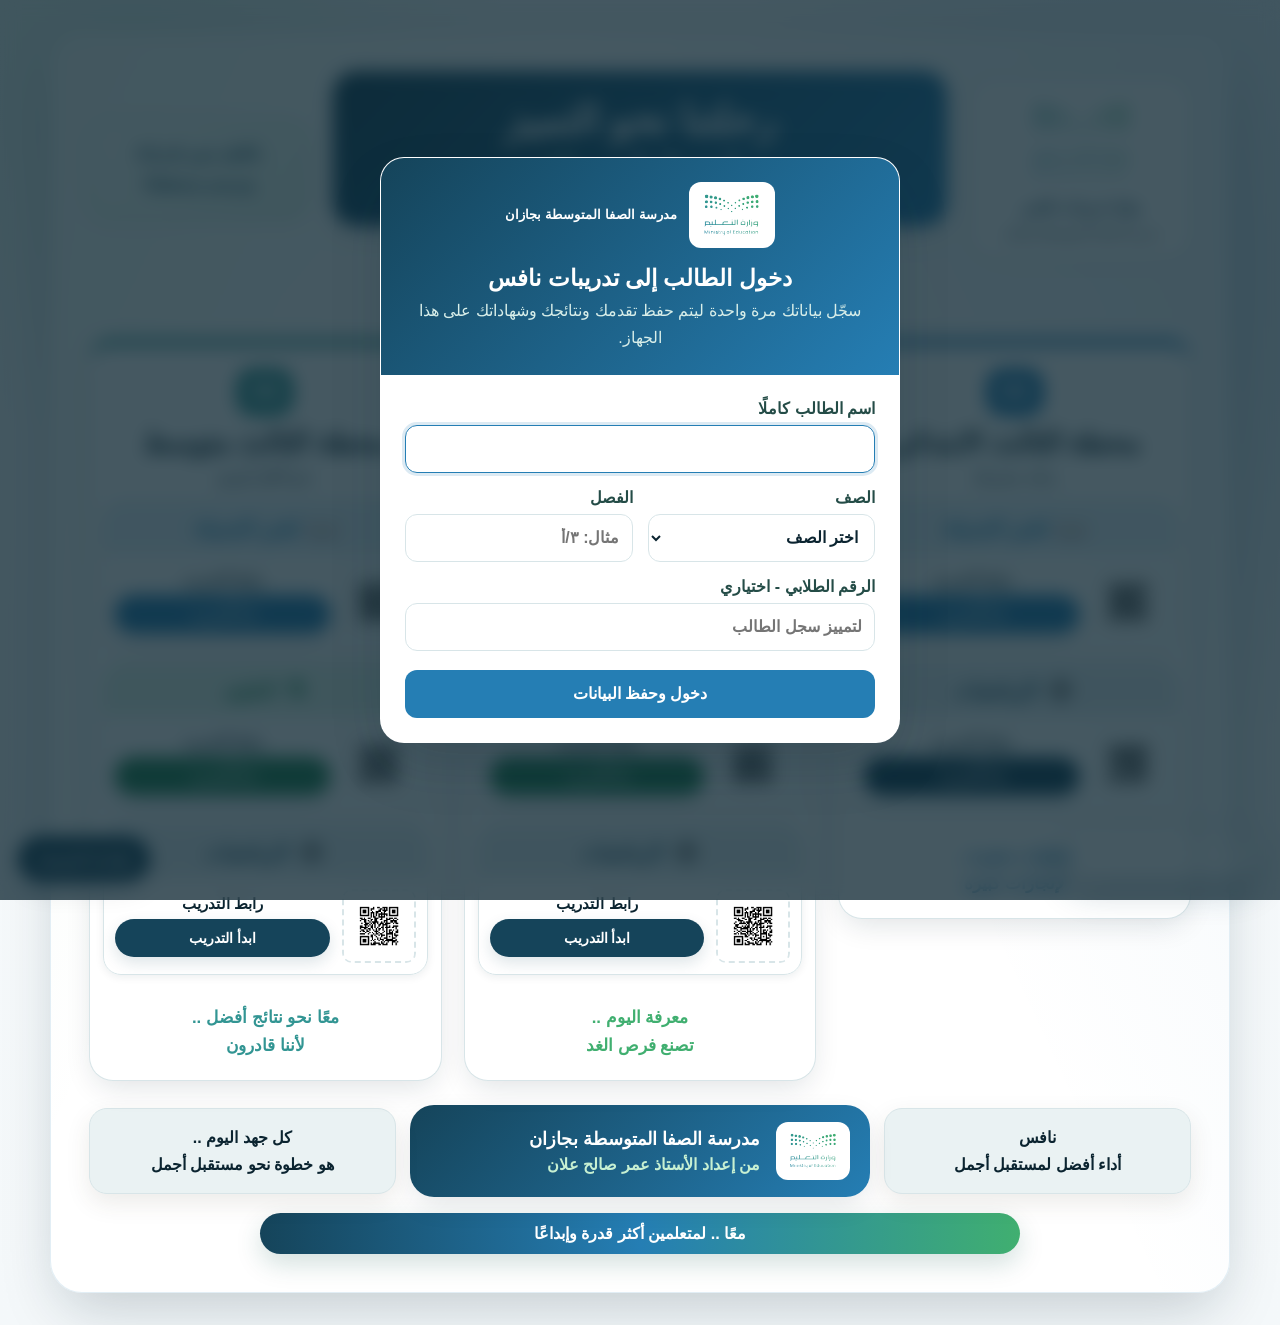
<file: tests/grade6-primary-arabic.html>
<!DOCTYPE html>
<html lang="ar" dir="rtl">
<head>
<meta charset="utf-8">
<meta name="viewport" content="width=device-width, initial-scale=1, viewport-fit=cover">
<title>تدريبات نافس | لغتي الجميلة | مدرسة الصفا المتوسطة بجازان</title>
<link rel="preconnect" href="https://fonts.googleapis.com">
<link rel="preconnect" href="https://fonts.gstatic.com" crossorigin>
<link href="https://fonts.googleapis.com/css2?family=Baloo+Bhaijaan+2:wght@500;700;800&family=Tajawal:wght@400;500;700;800&display=swap" rel="stylesheet">
<style>
:root{
  --bg:#eef1fb;--bg2:#dfe5f7;--stage:#1d2152;--stage2:#2b3070;
  --card:#ffffff;--ink:#1c2140;--muted:#5b6285;--line:#d9def0;
  --sun:#ffc43d;--coral:#ff6b6b;--mint:#1fb8a6;--violet:#6e4bd8;
  --ok:#1f9d63;--okbg:#e3f7ec;--no:#e04848;--nobg:#fde8e8;
  --opt:#f6f7fd;--optb:#dfe3f5;
  --fh:'Baloo Bhaijaan 2','Tajawal',system-ui,sans-serif;
  --fb:'Tajawal','Segoe UI',Tahoma,system-ui,sans-serif;
  box-sizing:border-box;
  padding-top:env(safe-area-inset-top,0px);
  padding-bottom:env(safe-area-inset-bottom,0px);
}
@media (prefers-color-scheme:dark){
  :root:not([data-theme="light"]){
    --bg:#12142e;--bg2:#1a1d40;--stage:#0c0e24;--stage2:#1f2354;
    --card:#1e2248;--ink:#eef0ff;--muted:#a8aed3;--line:#343a6e;
    --opt:#262b5a;--optb:#3a4180;--okbg:#153b2e;--nobg:#45202a;
  }
}
:root[data-theme="dark"]{
  --bg:#12142e;--bg2:#1a1d40;--stage:#0c0e24;--stage2:#1f2354;
  --card:#1e2248;--ink:#eef0ff;--muted:#a8aed3;--line:#343a6e;
  --opt:#262b5a;--optb:#3a4180;--okbg:#153b2e;--nobg:#45202a;
}
html{scroll-padding-top:env(safe-area-inset-top,0px)}
*,*::before,*::after{box-sizing:border-box}
body{margin:0;font-family:var(--fb);color:var(--ink);background:var(--bg);
  background-image:radial-gradient(circle at 12% 8%,var(--bg2) 0 120px,transparent 121px),radial-gradient(circle at 92% 30%,var(--bg2) 0 80px,transparent 81px);
  min-height:100%;line-height:1.7;-webkit-font-smoothing:antialiased}
button{font-family:inherit;cursor:pointer}
button:focus-visible,input:focus-visible{outline:3px solid var(--sun);outline-offset:2px}
.wrap{max-width:880px;margin:0 auto;padding:0 16px}

/* Stage header */
.stage{background:var(--stage);color:#fff;position:relative;overflow:hidden}
.stage::after{content:"";position:absolute;inset:auto 0 0 0;height:10px;
  background:repeating-linear-gradient(90deg,var(--sun) 0 22px,var(--coral) 22px 44px,var(--mint) 44px 66px,var(--violet) 66px 88px)}
.topbar{display:flex;align-items:center;justify-content:space-between;gap:12px;padding:14px 0 22px}
.brand{display:flex;align-items:center;gap:12px}
.badge{width:52px;height:52px;border-radius:16px;background:var(--sun);color:var(--stage);display:grid;place-items:center;
  font-family:var(--fh);font-weight:800;font-size:1.05rem;transform:rotate(-6deg);box-shadow:0 4px 0 #c79212}
.brand h1{font-family:var(--fh);font-size:1.5rem;margin:0;line-height:1.1}
.brand p{margin:2px 0 0;font-size:.9rem;opacity:.8}
.iconbtn{background:var(--stage2);color:#fff;border:0;border-radius:12px;width:44px;height:44px;font-size:1.2rem}

.screen{display:none;padding:22px 0 30px}
.screen.on{display:block}

/* Home */
.hero{display:grid;grid-template-columns:1.2fr 1fr;gap:18px;align-items:center;margin-bottom:18px}
.hero h2{font-family:var(--fh);font-size:clamp(1.7rem,4.5vw,2.5rem);line-height:1.15;margin:0 0 8px}
.hero p{margin:0;color:var(--muted);max-width:44ch}
.namebox{background:var(--card);border:2px solid var(--line);border-radius:22px;padding:16px}
.namebox label{font-weight:700;display:block;margin-bottom:6px}
.namebox input{width:100%;font:inherit;font-size:1.1rem;padding:12px 14px;border-radius:14px;border:2px solid var(--optb);background:var(--opt);color:var(--ink)}
.bankcount{margin-top:10px;font-size:.92rem;color:var(--muted)}
.bankcount b{color:var(--ink);font-family:var(--fh);font-size:1.3rem}

.block{background:var(--card);border:2px solid var(--line);border-radius:22px;padding:16px 18px;margin-bottom:14px}
.block h3{font-family:var(--fh);font-size:1.15rem;margin:0 0 10px}
.modes{display:grid;grid-template-columns:repeat(3,1fr);gap:10px}
.mode{border:2px solid var(--optb);background:var(--opt);color:var(--ink);border-radius:18px;padding:14px 12px;text-align:right;position:relative}
.mode .mi{font-size:1.7rem;display:block}
.mode b{font-family:var(--fh);font-size:1.1rem;display:block}
.mode small{color:var(--muted);font-size:.85rem;line-height:1.5;display:block}
.mode[aria-pressed="true"]{border-color:var(--violet);background:color-mix(in srgb,var(--violet) 12%,var(--opt));box-shadow:0 4px 0 var(--violet)}
.chips{display:flex;flex-wrap:wrap;gap:8px}
.chip{border:2px solid var(--optb);background:var(--opt);color:var(--ink);border-radius:999px;padding:7px 14px;font-weight:700;font-size:.93rem}
.chip[aria-pressed="true"]{background:var(--stage);color:#fff;border-color:var(--stage)}
.chip small{opacity:.7;font-weight:500}
.row2{display:grid;grid-template-columns:1fr 1fr;gap:14px}
.go{display:flex;align-items:center;gap:14px;flex-wrap:wrap;margin:6px 0 16px}
.btn{font-family:var(--fh);font-weight:800;font-size:1.3rem;border:0;border-radius:18px;padding:12px 30px;background:var(--sun);color:var(--stage);box-shadow:0 5px 0 #c79212;transition:transform .08s}
.btn:active{transform:translateY(3px);box-shadow:0 2px 0 #c79212}
.btn:disabled{opacity:.5;cursor:not-allowed}
.btn.alt{background:var(--mint);color:#fff;box-shadow:0 5px 0 #138676}
.ghost{background:transparent;border:2px solid var(--optb);color:var(--ink);border-radius:14px;padding:9px 16px;font-weight:700}
.pooltxt{color:var(--muted);font-weight:700}
.lb{width:100%;border-collapse:collapse;font-size:.95rem}
.lb td{padding:7px 6px;border-bottom:1px dashed var(--line)}
.lb td:first-child{width:36px;font-family:var(--fh);font-weight:800;color:var(--violet)}
.lb td:last-child{text-align:left;font-weight:800}
.empty{color:var(--muted);margin:0}
details.notes summary{cursor:pointer;font-family:var(--fh);font-weight:700;font-size:1.05rem}
details.notes ul{margin:8px 0 0;padding-inline-start:20px;color:var(--muted);font-size:.93rem}

/* Quiz HUD */
.hud{display:flex;align-items:center;justify-content:space-between;gap:10px;margin-bottom:10px}
.pills{display:flex;gap:8px;flex-wrap:wrap}
.pill{background:var(--card);border:2px solid var(--line);border-radius:999px;padding:5px 12px;font-weight:800;font-size:.95rem;white-space:nowrap}
.ring{position:relative;width:62px;height:62px;flex:0 0 auto}
.ring svg{width:62px;height:62px;transform:rotate(-90deg)}
.ring circle{fill:none;stroke-width:5}
.ring .rb{stroke:var(--line)}
.ring .rf{stroke:var(--mint);stroke-linecap:round;stroke-dasharray:119.38;transition:stroke-dashoffset 1s linear,stroke .3s}
.ring.hot .rf{stroke:var(--coral)}
.ring span{position:absolute;inset:0;display:grid;place-items:center;font-family:var(--fh);font-weight:800;font-size:1.25rem}
.track{height:10px;background:var(--line);border-radius:99px;overflow:hidden;margin-bottom:12px}
.track div{height:100%;width:0;background:linear-gradient(90deg,var(--mint),var(--violet));transition:width .4s}
.lifes{display:flex;gap:8px;flex-wrap:wrap;margin-bottom:12px}
.lifes button{border:2px dashed var(--optb);background:var(--card);color:var(--ink);border-radius:12px;padding:6px 12px;font-weight:700;font-size:.9rem}
.lifes button:disabled{opacity:.35;text-decoration:line-through;cursor:not-allowed}
.lifes.off button{pointer-events:none;opacity:.35}

.qcard{background:var(--card);border-radius:26px;padding:20px 20px 18px;border:2px solid var(--line);box-shadow:0 8px 0 var(--bg2);position:relative}
.qtags{display:flex;gap:8px;flex-wrap:wrap;margin-bottom:6px}
.tag{font-size:.8rem;font-weight:700;padding:3px 10px;border-radius:99px;background:var(--opt);border:1px solid var(--optb);color:var(--muted)}
.skill{font-size:.88rem;color:var(--muted);margin:2px 0 8px}
.qtext{font-family:var(--fb);font-size:clamp(1.15rem,3.2vw,1.45rem);font-weight:800;line-height:1.8;margin:0 0 12px}
.qtext u{text-decoration-thickness:3px;text-underline-offset:6px;text-decoration-color:var(--coral)}
.fig{background:#fff;color:#1c2140;border:2px solid #e3e7f5;border-radius:18px;padding:12px;margin:0 0 14px;overflow-x:auto;text-align:center}
.fig svg{max-width:100%;height:auto;vertical-align:middle}
.fig .cap{font-weight:800;margin-bottom:4px}
.opts{display:grid;grid-template-columns:1fr 1fr;gap:10px}
.opt{display:flex;align-items:center;gap:10px;text-align:right;border:2px solid var(--optb);background:var(--opt);color:var(--ink);
  border-radius:16px;padding:10px 12px;font-size:1.05rem;font-weight:700;min-height:60px;transition:transform .08s,border-color .15s}
.opt:hover:not(:disabled){border-color:var(--violet)}
.opt:active:not(:disabled){transform:scale(.98)}
.opt .lt{flex:0 0 36px;height:36px;border-radius:12px;background:var(--stage);color:#fff;display:grid;place-items:center;font-family:var(--fh);font-weight:800}
.opt .ot{flex:1;min-width:0}
.opt .ot svg{background:#fff;border-radius:10px;padding:2px;max-width:100%;height:auto}
.opt .ot table{background:#fff;color:#1c2140}
.opt.ok{border-color:var(--ok);background:var(--okbg)}
.opt.ok .lt{background:var(--ok)}
.opt.no{border-color:var(--no);background:var(--nobg)}
.opt.no .lt{background:var(--no)}
.opt.gone{visibility:hidden}
.opt:disabled{cursor:default}
.fb{margin-top:14px;border-radius:16px;padding:0;overflow:hidden;max-height:0;transition:max-height .35s}
.fb.show{max-height:600px;padding:12px 14px}
.fb.good{background:var(--okbg);border:2px solid var(--ok)}
.fb.bad{background:var(--nobg);border:2px solid var(--no)}
.fb b{font-family:var(--fh);font-size:1.15rem}
.fb p{margin:4px 0 0}
.qnav{display:flex;justify-content:space-between;align-items:center;margin-top:16px;gap:10px}
.shake{animation:shake .4s}
@keyframes shake{20%,60%{transform:translateX(-7px)}40%,80%{transform:translateX(7px)}}
.float{position:fixed;font-family:var(--fh);font-weight:800;font-size:1.6rem;color:var(--ok);pointer-events:none;animation:up 1s forwards;z-index:9}
@keyframes up{to{transform:translateY(-60px);opacity:0}}

/* passage */
.psg{background:#fffdf5;color:#1c2140;border:2px solid #f1dfa8;border-radius:18px;margin:0 0 14px;overflow:hidden}
.psg summary{cursor:pointer;list-style:none;padding:10px 14px;font-family:var(--fh);font-weight:800;font-size:1.08rem;display:flex;align-items:center;justify-content:space-between;gap:8px;background:#fff4d6}
.psg summary::-webkit-details-marker{display:none}
.psg summary::after{content:"إخفاء النص ▲";font-family:var(--fb);font-size:.8rem;font-weight:700;color:#8a6a10;white-space:nowrap}
.psg:not([open]) summary::after{content:"اعرض النص ▼"}
.ptxt{padding:6px 16px 12px;max-height:48vh;overflow-y:auto;font-size:1.08rem;line-height:2.05}
.ptxt p{margin:0 0 10px;text-align:justify}
.ptxt b{color:#6e4bd8}
.ptag{display:inline-block;font-size:.85rem;font-weight:700;color:var(--muted);margin-bottom:4px}
select.sel{width:100%;font:inherit;font-weight:700;padding:10px 12px;border-radius:14px;border:2px solid var(--optb);background:var(--opt);color:var(--ink)}
.rv .rp{font-size:.85rem;color:var(--violet);font-weight:700}

/* Result */
.res{text-align:center}
.stars{font-size:3rem;letter-spacing:6px;color:var(--line)}
.stars .on{color:var(--sun);text-shadow:0 3px 0 #c79212}
.res h2{font-family:var(--fh);font-size:clamp(1.8rem,5vw,2.6rem);margin:4px 0}
.score{font-family:var(--fh);font-size:clamp(3rem,10vw,4.6rem);font-weight:800;color:var(--violet);line-height:1}
.stats{display:grid;grid-template-columns:repeat(4,1fr);gap:10px;margin:18px 0}
.stat{background:var(--card);border:2px solid var(--line);border-radius:18px;padding:10px}
.stat b{display:block;font-family:var(--fh);font-size:1.6rem}
.stat span{color:var(--muted);font-size:.88rem}
.acts{display:flex;justify-content:center;gap:10px;flex-wrap:wrap;margin-bottom:18px}
.rv{background:var(--card);border:2px solid var(--line);border-radius:18px;padding:12px 14px;margin-bottom:10px;text-align:right}
.rv .rq{font-weight:800}
.rv .ra{display:flex;flex-wrap:wrap;gap:8px;margin:8px 0 4px}
.rv .ra span{border-radius:10px;padding:3px 10px;font-weight:700}
.rv .x{background:var(--nobg);color:var(--no)}
.rv .c{background:var(--okbg);color:var(--ok)}
.rv .fig{padding:8px;margin:8px 0}
.rv p{margin:0;color:var(--muted)}

footer{text-align:center;color:var(--muted);font-size:1rem;font-weight:700;padding:14px 0 26px}
footer a{color:var(--violet);font-weight:800;text-decoration:underline;text-underline-offset:4px}
#cf{position:fixed;inset:0;pointer-events:none;z-index:8}
.toast{position:fixed;bottom:calc(20px + env(safe-area-inset-bottom,0px));left:50%;transform:translateX(-50%);background:var(--stage);color:#fff;padding:10px 18px;border-radius:14px;font-weight:700;z-index:10}

@media (max-width:640px){
  .hero,.row2{grid-template-columns:1fr}
  .modes{grid-template-columns:1fr}
  .opts{grid-template-columns:1fr}
  .stats{grid-template-columns:repeat(2,1fr)}
  .qcard{padding:16px 14px}
}
@media (prefers-reduced-motion:reduce){*{animation:none!important;transition:none!important}}
</style>
</head>
<body>
<div class="stage">
  <div class="wrap topbar">
    <div class="brand">
      <div class="badge">نافس</div>
      <div><h1>تدريبات نافس</h1><p>لغتي · مجال القراءة · الصف السادس الابتدائي</p></div>
    </div>
    <div style="display:flex;gap:8px"><button class="iconbtn" id="homeBtn" aria-label="الرجوع للصفحة الرئيسية" title="الصفحة الرئيسية">🏠</button><button class="iconbtn" id="snd" aria-label="تشغيل الصوت أو إيقافه">🔊</button></div>
  </div>
</div>

<main class="wrap">
  <section id="home" class="screen on">
    <div class="hero">
      <div>
        <h2>اقرأ بتمعّن… وتحدَّ نفسك يا بطل!</h2>
        <p>نصوص قرائية وأسئلة نافس للغتي من النماذج المحاكية ومذكرات التدريب (ومنها مذكرة التدريبات الثلاثة عشر) والدليل الإرشادي. اقرأ النص جيدًا، ثم أجب بسرعة لتجمع نقاطًا أكثر، وحافظ على سلسلة الإجابات الصحيحة.</p>
      </div>
      <div class="namebox">
        <label for="nm">اسم المتسابق/ة</label>
        <input id="nm" maxlength="30" placeholder="اكتب اسمك هنا" autocomplete="off">
        <div class="bankcount">في البنك <b id="bankN">0</b> سؤالًا مدققًا و<b id="psgN">0</b> نصًّا قرائيًّا</div>
      </div>
    </div>

    <div class="block">
      <h3>اختر طريقة اللعب</h3>
      <div class="modes" id="modes">
        <button class="mode" data-m="challenge" aria-pressed="true"><span class="mi">⚡</span><b>التحدّي</b><small>60 ثانية لكل سؤال (90 لأول سؤال في كل نص)، 3 قلوب، ووسائل مساعدة.</small></button>
        <button class="mode" data-m="practice" aria-pressed="false"><span class="mi">📝</span><b>اختبار ذاتي</b><small>بلا وقت، مع شرح الإجابة بعد كل سؤال.</small></button>
        <button class="mode" data-m="review" aria-pressed="false"><span class="mi">🔁</span><b>مراجعة أخطائي</b><small>الأسئلة التي أخطأت فيها سابقًا فقط.</small></button>
      </div>
    </div>

    <div class="row2">
      <div class="block"><h3>المهارة</h3><div class="chips" id="cats"></div></div>
      <div class="block"><h3>المصدر</h3><div class="chips" id="srcs"></div></div>
    </div>
    <div class="row2">
      <div class="block"><h3>النص القرائي</h3><select class="sel" id="psgSel" aria-label="اختيار النص القرائي"></select></div>
      <div class="block"><h3>ترتيب الأسئلة</h3><div class="chips" id="ords"></div></div>
    </div>
    <div class="block"><h3>عدد الأسئلة</h3><div class="chips" id="cnts"></div></div>

    <div class="go">
      <button class="btn" id="start">ابدأ التحدّي</button>
      <span class="pooltxt" id="pool"></span>
    </div>

    <div class="block">
      <h3>لوحة الأبطال على هذا الجهاز</h3>
      <div id="lb"></div>
    </div>
  </section>

  <section id="quiz" class="screen">
    <div class="hud">
      <div class="pills">
        <span class="pill" id="hQ">1 / 10</span>
        <span class="pill" id="hS">⭐ 0</span>
        <span class="pill" id="hK">🔥 0</span>
        <span class="pill" id="hL">❤️❤️❤️</span>
      </div>
      <div class="ring" id="ring"><svg viewBox="0 0 44 44"><circle cx="22" cy="22" r="19" class="rb"/><circle cx="22" cy="22" r="19" class="rf" id="rf"/></svg><span id="tt">60</span></div>
    </div>
    <div class="track"><div id="prog"></div></div>
    <div class="lifes" id="life">
      <button data-l="half">✂️ احذف إجابتين</button>
      <button data-l="time">⏱️ أضف 30 ثانية</button>
      <button data-l="skip">⏭️ تخطَّ السؤال</button>
    </div>
    <div id="qbox"></div>
    <div class="qnav">
      <button class="ghost" id="quit">إنهاء الجولة</button>
      <button class="btn alt" id="next" hidden>السؤال التالي</button>
    </div>
  </section>

  <section id="result" class="screen"></section>
</main>
<footer>مدرسة الصفا المتوسطة بجازان &nbsp;·&nbsp; من إعداد الأستاذ عمر صالح علان</footer>
<canvas id="cf"></canvas>

<script>
const AR='٠١٢٣٤٥٦٧٨٩';
function ar(s){return String(s).replace(/(<[^>]*>)|(&[a-zA-Z#0-9]+;)|(\d)/g,(m,t,en,d)=>t||en||AR[d]);}
/* ============ النصوص القرائية ============ */
const PS={
hunka:{t:'حِنْكَةُ طِفْلٍ',h:`<p>دخلَ الطِّفلُ على والدِه الذي أنهكَه العملُ، فمِنَ الصَّباحِ إلى المساءِ وهو يُتابعُ مشاريعَه وأعمالَه، فليسَ لديه وقتٌ للمكوثِ في البيتِ إلا للأكلِ أو النَّوم.</p>
<p><b>الطِّفل:</b> لماذا يا أبي لم تعدْ تلعبُ معي وتقولُ لي قصَّةً؟ فقد اشتقتُ لقصصِك واللَّعبِ معك، فما رأيُك أن تلعبَ معي اليومَ قليلًا وتقولَ لي قصَّة؟</p>
<p><b>الأب:</b> يا ولدي، أنا لا وقتَ لديَّ للَّعبِ وضياعِ الوقت، فعندي من الأعمالِ الشَّيءُ الكثير، ووقتي ثمين.</p>
<p><b>الطِّفل:</b> أعطِني فقط ساعةً من وقتِك، فأنا مشتاقٌ لك يا أبي.</p>
<p><b>الأب:</b> يا ولدي الحبيب، أنا أعملُ وأكدحُ من أجلِكم، والسَّاعةُ التي تريدُني أن أقضيَها معك أستطيعُ أن أكسبَ فيها ما لا يقلُّ عن مئةِ ريال، فلا وقتَ لديَّ لأضيِّعَه معك، هيا اذهبْ والعبْ مع أمِّك.</p>
<p>تمضي الأيامُ ويزدادُ انشغالُ الأب، وفي أحدِ الأيامِ يرى الطِّفلُ بابَ المكتبِ مفتوحًا فيدخلُ على أبيه.</p>
<p><b>الطِّفل:</b> أعطِني خمسةَ ريالاتٍ يا أبي.</p>
<p><b>الأب:</b> لماذا؟ فأنا أعطيك كلَّ يومٍ فُسحةً خمسَ ريالات، ماذا تصنعُ بها؟... هيا اغرُبْ عن وجهي، لن أعطيَك الآن شيئًا.</p>
<p>يذهبُ الابنُ وهو حزين، ويجلسُ الأبُ يفكِّرُ في ما فعلَه مع ابنِه، ويقرِّرُ أن يذهبَ إلى غرفتِه لكي يُراضيَه ويُعطيَه الخمسَ ريالات. ففرحَ الطِّفلُ بهذه الريالاتِ فرحًا عظيمًا، وتوجَّه إلى سريرِه ورفعَ وسادتَه، وجمعَ النُّقودَ التي تحتها، وبدأ يرتِّبُها! عندها تساءلَ الأبُ في دهشةٍ قائلًا: كيف تسألُني وعندَك كلُّ هذه النُّقودِ وتطلبُ منِّي المزيد؟</p>
<p><b>الطِّفل:</b> كنتُ أدَّخرُ مصروفي كلَّ يومٍ لأجمعَ مئةَ ريالٍ مقابلَ ساعةٍ من وقتِك تقضيها معي، والآن خُذْ يا أبي النُّقودَ وأعطِني ساعةً من وقتِك.</p>`},

niam:{t:'من نِعَمِ الله',h:`<p>أينما توجَّه الإنسانُ ببصرِه شاهدَ نِعَمَ اللهِ ماثلةً في كلِّ أرجاءِ الكونِ من حولِه، في السَّماءِ والأرض، وفي البحارِ والأنهارِ والجبال، وفي الحيوانِ والنَّبات، بلْ وفي نفسِه، وفي جسمِه وما أودعَه اللهُ تعالى من أجهزةٍ وجوارحَ وحواسّ، كلُّها تدلُّ على قدرةِ اللهِ وفضلِه العظيمِ على خلقِه، ممَّا يستوجبُ الاعترافَ بوحدانيتِه سبحانَه وتعالى وقدرتِه، ويستلزمُ طاعتَه وشكرَه وحُسنَ عبادتِه.</p>`},

sukkari:{t:'السُّكَّري — حقائقُ رئيسةٌ',h:`<p>ارتفعَ مُعدَّلُ انتشارِ السُّكَّري على الصَّعيدِ العالميِّ لدى البالغين الذين تزيدُ أعمارُهم على 18 عامًا من 4.7% في عام 1980 إلى 8.5% في عام 2014م، وهو سببٌ رئيسيٌّ للعمى والفشلِ الكلويِّ والنَّوباتِ القلبيَّةِ والسَّكتاتِ الدِّماغيَّةِ وبترِ الأطرافِ السُّفلى.</p>
<p><b>ما هو داءُ السُّكَّري؟</b><br>داءُ السُّكَّري مرضٌ مزمنٌ يحدثُ عندما يعجزُ البنكرياسُ عن إنتاجِ الأنسولين بكميَّةٍ كافية، أو عندما يعجزُ الجسمُ عن الاستفادةِ منه، ويُعدُّ فرطُ سُكَّرِ الدَّمِ أو ارتفاعُ مستوى السُّكَّرِ في الدَّمِ من الآثارِ الشائعةِ التي تحدثُ جرَّاءَ عدمِ السَّيطرةِ على داءِ السُّكَّري.</p>
<p><b>داءُ السُّكَّري من النَّمطِ الأول:</b> يتَّسمُ داءُ السُّكَّري من النَّمطِ الأول -الذي يبدأ في مرحلةِ الشَّبابِ أو الطُّفولة- بنقصِ إنتاجِ الأنسولين، ويقتضي تعاطيَ الأنسولينِ يوميًّا، ولا يُعرفُ سببُ داءِ السُّكَّري من النَّمطِ الأول، ولا يمكنُ الوقايةُ منه، بحسبِ ما توصَّلَ إليه الطِّبُّ حاليًّا.</p>
<p><b>داءُ السُّكَّري من النَّمطِ الثاني:</b> يحدثُ هذا النَّمطُ بسببِ عدمِ فعاليَّةِ استخدامِ الجسمِ للأنسولين، وتحدثُ في معظمِها نتيجةً لفرطِ الوزنِ والخمولِ البدنيّ. وقد تكونُ أعراضُ هذا النَّمطِ مماثلةً لأعراضِ النَّمطِ الأول، ولكنَّها قد تكونُ أقلَّ وضوحًا في كثيرٍ من الأحيان؛ ولذا فقد يُشخَّصُ الدَّاءُ بعد مرورِ عدَّةِ أعوامٍ على بدءِ الأعراض، أي بعد حدوثِ المضاعفات، وهذا النَّمطُ لم يكنْ يُصيبُ إلا البالغين حتى وقتٍ قريب.</p>
<p>وللمساعدةِ على الوقايةِ من داءِ السُّكَّري من النَّمطِ الثاني ومضاعفاتِه، ينبغي على الأشخاصِ ما يلي:<br>1- العملُ على بلوغِ الوزنِ المناسبِ والحفاظِ عليه.<br>2- ممارسةُ النَّشاطِ البدنيّ.<br>3- اتِّباعُ نظامٍ غذائيٍّ صحِّي.<br>4- تجنُّبُ تعاطي التَّبغِ والتَّدخين.</p>`},

itithar:{t:'خُلُقُ الاعتذار',h:`<p>أوصى حكيمٌ ابنَه قائلًا: أيْ بُنيّ، اعلمْ أنَّ الإنسانَ معرَّضٌ للخطأ، صغيرًا كانَ أو كبيرًا، عالمًا أو جاهلًا، وهذا الخطأُ قد يؤذي غيرَه، ممَّا يؤدِّي إلى سوءِ العاقبة، وانفصامِ عُرى المودَّةِ بين النَّاس؛ لذا حثَّنا الإسلامُ على تحرِّي الصَّوابِ في أقوالِنا وأفعالِنا، وحذَّرنا من ارتكابِ ما يُوقِعُنا في مواطنِ الحرج. ولأنَّ الإنسانَ خطَّاءٌ بطبعِه؛ فقد قالَ رسولُنا ﷺ: «كلُّ ابنِ آدمَ خطَّاء، وخيرُ الخطَّائين التَّوَّابون»، وهو الذي أمرَ أبا ذرٍّ الغِفاريَّ أن يعتذرَ لبلالِ بنِ رباحٍ حين عيَّره بأمِّه قائلًا: يا ابنَ السَّوداء، فما كانَ من أبي ذرٍّ إلا أن وضعَ خدَّه على الثَّرى؛ طالبًا من بلالٍ أن يطأَه بقدمِه؛ عسى أن يُكفِّرَ بذلك عن زلَّتِه.</p>`},

raai:{t:'أكثرُ من رأي',h:`<p>كانَ طلبةُ إحدى المدارسِ يلبسونَ الملابسَ الملوَّنة، يختارُ بعضُهم الألوانَ الزاهيةَ المزركشة؛ اعتقادًا منهم بأنَّها تلفتُ الأنظار، ويكتفي بعضُهم بالملابسِ ذاتِ الألوانِ الهادئة، ويلبسُ آخرونَ الملابسَ لأنَّها مثيرة، لاعتقادِهم أنَّ اللِّباسَ هو مظهرٌ خارجيٌّ لا غير، وكلَّما كانَ بسيطًا هادئًا دلَّ على ذوقِ لابسِه وتواضعِه.</p>
<p>وتفاخرَ بعضُ الطلبةِ بلُبسِ الملابسِ الثَّمينة، واكتفى آخرونَ بالملابسِ البسيطةِ لأنَّها رخيصةُ الثَّمن، وقد تضايقَ الأهلُ من هذه الحال، وتوجَّهوا لإدارةِ المدرسةِ للوصولِ إلى حلٍّ ملائمٍ للجميع، واختيارِ لباسٍ موحَّد.</p>
<p>بحثتِ الهيئةُ التَّدريسيَّةُ في المدرسةِ موضوعَ اللِّباس، واتَّفقتِ الآراءُ على توحيدِه، وذلك بعدَ استشارةِ الطلبةِ والأهل. فعارضَ بعضُ الطلبةِ الفكرة، وزعموا أنَّ هذا يتعارضُ مع حريَّتِهم في الاختيار، لكنَّ أكثرَ الطلبةِ فضَّلوا اللِّباسَ الموحَّد؛ لأنَّه يلائمُ الجميع، ويمنعُ الفروقَ بين الطلبة.</p>
<p>اقترحَ بعضُهم اللونَ الأزرق؛ لأنَّه جميلٌ بلونِ السَّماءِ وزرقةِ البحر، واقترحَ آخرونَ اللونَ الأخضر؛ لأنَّه يرمزُ للنُّموِّ والاخضرار، أمَّا الفريقُ الثالثُ فرأى أن يكونَ من اللونينِ الأزرقِ والأخضر.</p>
<p>وبعدَ البحثِ والمشاورةِ قالَ مديرُ المدرسة: «الألوانُ كثيرةٌ كالآراء، فلكلٍّ منَّا ذوقُه ورأيُه، لكنْ من الضَّروريِّ الوصولُ إلى اتِّفاقٍ يُرضي الجميع؛ ليشعرَ كلٌّ منَّا أنَّه شريكٌ في القرارِ فيحترمَه ويعملَ على تنفيذِه، فهيَّا نتَّفقُ على ألوانِ اللِّباسِ ليكونَ منَّا ولنا، ويرمزَ إلى تعدُّدِ آرائِنا واتِّفاقِنا في النِّهايةِ على رأيٍ واحد».</p>
<p>جرى استفتاءٌ بين الطلبة، وتمَّ اختيارُ الألوانِ حسبَ رأيِ الأغلبيَّة، وأصبحَ اللِّباسُ موحَّدًا رغمَ تعدُّدِ ألوانِه، والتزمَ الجميعُ بارتدائِه، فتنفَّسَ الأهلُ الصُّعَداءَ وارتاحوا من البحثِ المتواصل، وصارَ الطلبةُ متساوينَ في مظهرِهم، لا فرقَ بين غنيٍّ وفقير، وصغيرٍ وكبير.</p>`},

farazdaq:{t:'الفَرَزْدَق',h:`<p>اسمُه همَّامُ بنُ غالبِ بنِ صعصعةَ الدَّارميُّ التَّميمي، وكُنيتُه أبو فراس، ويُلقَّبُ بالفرزدقِ لضخامةِ وجهِه وتجهُّمِه، وُلِدَ في مدينةِ كاظمة، وعاشَ بالبصرة. والفرزدقُ يُشبهُ زهيرَ بنَ أبي سُلمى؛ فكلاهما من شعراءِ الطبقةِ الأولى. كانَ الفرزدقُ كريمًا جوادًا يُجيرُ من استجارَ به.</p>
<p>تبادلَ قصائدَ الهجاءِ مع الشاعرِ جريرٍ لمدَّةِ نصفِ قرن، عُرفتْ هذه القصائدُ بالنَّقائض، وكانَ كثيرَ الهجاء، وفي رثائِه جريرًا يُظهرُ نُبلَ أخلاقِه. وقد تنقَّلَ الفرزدقُ بين الأمراءِ يمدحُهم ثم يهجوهم ثم يعودُ يمدحُهم، وله العديدُ من القصائدِ الرائعة.</p>
<p>تميَّزَ شعرُه بقوَّةِ الأسلوبِ والجودةِ الشِّعريَّة، وكانَ بارعًا في المدحِ والفخرِ والهجاءِ والوصف، وكانَ مقدَّمًا في الشعراء، صريحًا جريئًا، ظهرَ ذلك في شعرِه حيث يعودُ له الفضلُ في إحياءِ الكثيرِ من الكلماتِ العربيَّةِ التي اندثرت.</p>`},

asnan:{t:'كيف تحفظُ أسنانَك سليمة؟',h:`<p>الأسنانُ جزءٌ بالغُ الأهميَّةِ من جسمِك؛ فهي تُعينُك على سلامةِ النُّطق، وتساعدُك في تناولِ الطَّعام، وتزيدُ وجهَك جمالًا؛ ولذلك فهي جديرةٌ بالرِّعايةِ والعناية.</p>
<p>يُشبهُ فمُك ساحةَ الحرب! العدوُّ هو رُسابةُ الأسنان، وهي مادَّةٌ بيضاءُ تتراكمُ على أسنانِ كلِّ شخص، وتتغذَّى ببقايا الطَّعامِ في فمِه، وهي تُهاجمُ بطريقتين: الأولى تدميرُ الطبقةِ الخارجيَّةِ للسِّنِّ بصبِّ موادَّ حِمضيَّةٍ عليها، والثانيةُ صبُّ سمومٍ على اللِّثة.</p>
<p><b>كيف تدافعُ عن أسنانِك؟</b> عليك بفرشاةِ الأسنان، فهي سلاحٌ ذو حدَّين؛ إنْ لم تُحسنِ استخدامَه ساعدتَ به العدوّ. اطلبْ إلى طبيبِ الأسنانِ أن يشرحَ لك كيفيَّةَ الاستخدامِ جيِّدًا. حرِّكِ الفرشاةَ في حركةٍ كاشطةٍ قصيرةٍ ودائريَّةٍ لتنظِّفَ أسنانَك من الخارج، ثم حرِّكِ الفرشاةَ إلى أعلى وإلى أسفلَ لتُخلِّصَ الفجواتِ بينها من الرُّسابة، لا تحرِّكْها إلى الأمامِ وإلى الخلفِ كي لا تؤذيَ لثتَك. امنعْ عودةَ الرُّسابةِ بتنظيفِ جميعِ جوانبِ أضراسِك وقواطعِك يوميًّا.</p>
<p>يمكنُك أيضًا كسبُ المعركةِ بما تأكلُ من طعام. حاولِ الابتعادَ ما أمكنَك عن الأطعمةِ الحلوةِ المذاق؛ فكلَّما أكلتَ أو شربتَ شيئًا حلوَ المذاقِ أرسلتِ الرُّسابةُ جيشًا من الأحماضِ لمهاجمةِ أسنانِك، وكلَّما تكرَّرَ ذلك كانَ عليك مقاتلةُ جيشٍ جديد. كُلِ التُّفاحَ والجزر؛ فهما الأفضلُ لأسنانِك.</p>
<p>إنَّك بحاجةٍ إلى أسنانٍ سليمةٍ طوالَ حياتِك، فلا تُهملِ العنايةَ بها لتحتفظَ بصحَّةٍ جيِّدةٍ وبسمةٍ مُشرقة.</p>`},

qiraa:{t:'القراءة',h:`<p>القراءةُ أوَّلُ وسيلةٍ للتعلُّم؛ إذ تزيدُنا معرفةً وثقافة، فضلًا على أنَّها تُنمِّي العقلَ والتَّفكير. وقد حثَّ الإسلامُ على القراءة؛ فقد جاءَ لفظُ القراءةِ في أوَّلِ نصٍّ قرآنيٍّ أُنزلَ على نبيِّنا محمدٍ ﷺ؛ فبينما النبيُّ ﷺ في غارِ حراء، يتعبَّدُ اللياليَ ذواتِ العدد، يخلو بنفسِه ويفكِّرُ في خالقِ الكون، أتى إليه مَلَكٌ كريمٌ وضمَّه إليه وقالَ له: اقرأ. فُوجئَ النبيُّ ﷺ وتعجَّبَ لطلبِه؛ فهو أُمِّيٌّ لا يقرأ، فقالَ له: ما أنا بقارئ، وكرَّرَ المَلَكُ ذلك ثلاثَ مرات، وفي المرَّةِ الثالثةِ قالَ لمحمدٍ ﷺ: ﴿اقرأ باسمِ ربِّك الذي خلق﴾.</p>
<p>ونجدُ هذا الاهتمامَ أيضًا في عصرِ النُّبوَّة، ولا أدلَّ على ذلك من موقفِ الرسولِ ﷺ من أسرى بدرٍ من المشركين؛ إذ كانَ الرسولُ يطلبُ من الأسيرِ المشركِ الذي يعرفُ القراءةَ والكتابةَ أن يفديَ نفسَه ويكسبَ حريَّتَه؛ وذلك بأن يُعلِّمَ القراءةَ والكتابةَ عشرةً من المسلمينَ الذين لا يعرفونَ القراءةَ والكتابة.</p>
<p>وللقراءةِ أنواعٌ منها: القراءةُ الجهريَّةُ التي يقرأُ فيها القارئُ المكتوبَ بصوتٍ مسموع، والقراءةُ الصامتةُ وتكونُ من خلالِ المتابعةِ البصريَّةِ للمكتوبِ دونَ نطقِ الألفاظ، والقراءةُ الأدبيَّة، وقراءةُ التَّمشيط.</p>
<p>القراءةُ من أهمِّ العمليَّاتِ العقليَّةِ التي قد يستفيدُ منها الإنسانُ في وقتٍ قصيرٍ جدًّا، كما أنَّ القراءةَ تجعلُ من المجتمعِ مجتمعًا واعيًا، فالشخصُ القارئُ يعرفُ جيِّدًا كيف ينتقدُ ويسمعُ الانتقاد، وكذلك يفهمُ وجهةَ نظرِ الآخرين، ويستطيعُ التعبيرَ عن وجهةِ نظرِه الشخصيَّةِ دونَ الحاجةِ إلى رفعِ صوتِه أو العنف. القراءةُ تغيِّرُ أسلوبَ الحياةِ بالنسبةِ للبشر؛ لأنَّه من خلالِها يحدثُ نوعٌ من التأمُّلِ وإعمالِ الذهنِ والعقلِ والحواسِّ البشريَّةِ ككلّ، ومن هذا المنطلقِ يبدأُ الإنسانُ في السيطرةِ على ذاتِه من خلالِ القراءةِ والمعرفةِ والوعي.</p>`},

fakiha:{t:'الفاكهة',h:`<p>الفاكهةُ غذاءٌ ودواءٌ في وقتٍ واحد؛ فهي تحتوي على الفيتاميناتِ والأملاحِ المعدنيَّة، وقد كانَ اكتشافُ الفيتاميناتِ سببًا في اعتمادِ الطبِّ عليها في الشِّفاءِ من الأمراض، بعدَ أن تبيَّنَ ما تستطيعُ أن تفعلَه الفيتاميناتُ في الوقايةِ والعلاجِ في الوقتِ نفسِه.</p>
<p>والجهازُ الهضميُّ لدى الإنسانِ هو منشأُ الأمراض، وأكثرُ حالاتِ التسمُّمِ التي تُصيبُ الجسمَ ناتجةٌ عن الطَّعامِ السيِّئ؛ لذلك فالعلاجُ المعتمدُ على الفاكهةِ يساعدُ على ضبطِ عملِ الجهازِ الهضميّ، وعلى إذابةِ السُّمومِ والقضاءِ على آثارِها؛ ممَّا يؤدِّي إلى تنقيةِ الدمِ منها. والفاكهةُ أفضلُ من الأدويةِ المليِّنة؛ لأنَّها تحتوي على ألياف تُثيرُ حركةَ الأمعاءِ فتنشِّطُها، وتساعدُها على أداءِ حركتِها الاستداريَّة، فتحدُّ من نموِّ الجراثيمِ الكامنةِ في الأمعاء، أمَّا الأدويةُ المليِّنةُ فإنَّها تضرُّ الأمعاءَ ضررًا واضحًا، وتفقدُ مع مرورِ الزمنِ القدرةَ على أداءِ مفعولِها العلاجيّ.</p>
<p>وقد قيلَ: إنَّ احتواءَ بعضِ الفاكهةِ على الحوامضِ يؤدِّي إلى حدوثِ بعضِ الاضطراباتِ الهضميَّة، وهذا غيرُ صحيح؛ لأنَّ الحوامضَ الموجودةَ في الفاكهةِ ليستْ كلَّ ما تحتويه الفاكهةُ من موادّ، أي أنَّها ليستْ معزولة، ولو كانتْ كذلك لأدَّى تناولُ الفاكهةِ ذاتِ الحوامضِ إلى احتراقِ الجهازِ الهضميّ، فالفاكهةُ تحتوي موادَّ قلويَّةً تحدُّ من أضرارِ الحوامض، وتجعلُها موادَّ غذائيَّةً ممتازةً في فوائدِها، وتقلِّلُ نموَّ الجراثيمِ الكامنةِ في الأمعاء، وتدفعُها خارجَ الجسمِ من غيرِ أن تُتلفَ جدرانَ الأمعاءِ سريعةَ التأثُّر.</p>
<p>واستعمالُ الفاكهةِ في العلاجِ لا يقتصرُ على المرضى وحدَهم، بلْ إنَّ الأصحَّاءَ بحاجةٍ إليها كذلك، وينصحُ كثيرٌ من الأطبَّاءِ بحِميةِ الفاكهة؛ لأنَّها تُفيدُ المصابينَ بالأمراض، أو الذين يُعانونَ من السُّمنة.</p>
<p>وعلى الإنسانِ أن يختارَ الفاكهةَ الطازجة، وأن يتناولَها بعدَ أن يغسلَها، وللمحافظةِ على رائحةِ الفاكهةِ الزكيَّةِ يُفضَّلُ أن تُغسلَ دونَ أن تُفرَك، ثم توضعَ على قطعةِ قماشٍ نظيفة؛ لتواجهَ الهواءَ والشمس؛ لأنَّ أشعَّةَ الشمسِ تُهيِّجُ الخمائرَ الكامنةَ في القشرة، فتُعيدُ للفاكهةِ رائحتَها الزكيَّة. ويمكنُنا خلطُ الفاكهةِ بالعسلِ الطبيعيِّ الخالص؛ لأنَّه يساعدُ على الهضم، ويساعدُ الفاكهةَ على عملِها في جسمِ الإنسان.</p>
<p>واعتدْنا كذلك تقشيرَ الفاكهةِ التي تؤكلُ بقشرِها قبلَ تناولِها، ولكنْ ما يحتويه اللُّبُّ لا يُغني عن القشرة؛ فالقشرةُ قد صافحتْها أشعَّةُ الشمسِ أشهرًا، وأودعتْها غيرَ قليلٍ من فوائدِها التي تلعبُ دورًا هامًّا في بناءِ العظام، ومساعدةِ المعدةِ في أداءِ وظيفتِها، وقشرةُ الفاكهةِ هي القسمُ المواجهُ للهواءِ والنور، وذاتُ حساسيَّةٍ سريعةٍ لأشعَّةِ الشمس، والقشرةُ تحتوي على فيتاميناتٍ وخمائرَ تُسهِّلُ هضمَ بقيَّةِ أجزاءِ الثمرة؛ لذلك يُنصحُ بأكلِ الفاكهةِ دونَ تقشير. وأخيرًا تناولِ الفاكهةَ دونَ استخدامِ السكِّين؛ لأنَّ عمليَّةَ القضمِ تُقوِّي الأسنانَ وتنظِّفُها أكثرَ ممَّا يفعلُه أيُّ منظِّف.</p>`},

riyah:{t:'أنامُ عندما تعصفُ الرِّياح',h:`<p>منذُ سنواتٍ عدَّةٍ كانت هناك مزرعةٌ تقعُ بجوارِ الشاطئ، وكانَ صاحبُها كثيرًا ما يُعلنُ عن حاجتِه لعمَّالٍ يعملونَ فيها، ولكنَّ معظمَ الناسِ يتردَّدونَ في قبولِ العمل؛ لأنَّهم يخشونَ العواصفَ التي كانت تعصفُ عبرَ أمواجِ البحرِ الثائرةِ فتصبُّ الدَّمارَ على المباني والمحاصيل، ولذلك عندما كانَ صاحبُ المزرعةِ يُجري مقابلاتٍ لاختيارِ متقدِّمينَ للعملِ يواجهُ الرَّفض. وأخيرًا تقدَّمَ رجلٌ قصيرُ القامة، نحيلُ الجسم، متوسِّطُ العمرِ للعملِ فقالَ له صاحبُ المزرعة: «هل أنتَ جيِّدٌ في مجالِ الزراعة؟» فأجابَ العاملُ النحيلُ قائلًا: «نعم، فأنا الذي ينامُ عندما تعصفُ الرياح!». ومع أنَّ صاحبَ المزرعةِ تحيَّرَ من هذه الإجابةِ إلا أنَّه قبلَ أن يُعيِّنَه بسببِ شدَّةِ يأسِه من وجودِ عمَّالٍ آخرين. أخذَ العاملُ النحيلُ يعملُ عملًا جيِّدًا في المزرعة، وكانَ طيلةَ الوقتِ مشغولًا من الفجرِ وحتى غروبِ الشمس، ممَّا دعا صاحبَ المزرعةِ إلى الإحساسِ بالرِّضا عنه.</p>
<p>وفي إحدى الليالي زمجرتِ الرياحُ من ناحيةِ الشاطئ، فقفزَ صاحبُ المزرعةِ منزعجًا من فراشِه، ثم أخذَ مصباحًا واندفعَ بسرعةٍ إلى الحجرةِ التي ينامُ فيها العاملُ النحيل، ثم راحَ يهزُّ الرجلَ وهو يصرخُ بصوتٍ عالٍ: «استيقظْ فهناك عاصفةٌ آتية، قُمْ فثبِّتْ كلَّ شيءٍ واربطْه قبلَ أن تُطيِّرَه الرياح».</p>
<p>استدارَ العاملُ النحيلُ مبتعدًا في فراشِه وقالَ في حزم: «لا يا سيِّدي؛ فقد سبقَ وقلتُ لك: أنا الذي ينامُ عندما تعصفُ الرياح!» استشاطَ صاحبُ المزرعةِ غضبًا من ردَّةِ فعلِه، وعزمَ على طردِه في الصباح، وبدلًا من أن يُضيِّعَ الوقتَ خرجَ مستعجلًا؛ ليستعدَّ لمجابهةِ العاصفة.</p>
<p>وعندما وصلَ أصابتْه الدهشةُ من عظيمِ صنيعِه؛ فقد اكتشفَ أنَّ كلَّ الحظائرِ مغطَّاةٌ بمشمَّعات، والبقرُ في الحظيرة، والطيورُ في أعشاشِها، والأبوابُ عليها أسياخٌ حديديَّة، وجميعُ النوافذِ محكمةُ الإغلاق، وكلُّ شيءٍ مربوطٌ جيِّدًا ولا شيءَ يمكنُ أن يطير. وحينذاك فهمَ صاحبُ المزرعةِ ما الذي كانَ يعنيه ذلك العامل، وعادَ إلى فراشِه لينامَ بينما الرياحُ كانت تعصف.</p>`},

qamar:{t:'رحلةٌ إلى القمر',h:`<p>في القرنِ العشرين، قامتْ وكالةُ الفضاءِ الأمريكيَّةُ (ناسا) بتنفيذِ رحلةٍ تاريخيَّةٍ إلى القمر. تُعدُّ هذه الرحلةُ ملحمةً علميَّةً واستكشافيَّةً مذهلة. إليك نصًّا قصيرًا يحكي عن رحلةِ الإنسانِ الأولى إلى القمر:</p>
<p>في يوليو عام 1969، تحقَّقَ حلمُ البشريَّةِ بالسفرِ إلى القمر. انطلقتْ مركبةُ الفضاء «أبولو 11» من الأرض، محمَّلةً بثلاثةِ روَّادِ فضاء: نيل أرمسترونغ، وباز ألدرين، ومايكل كولينز.</p>
<p>استغرقتِ الرحلةُ عدَّةَ أيام، حيث تخطَّتِ المركبةُ المسافةَ الهائلةَ بين الأرضِ والقمر.</p>
<p>في 20 يوليو، هبطتِ المركبةُ الفضائيَّةُ على سطحِ القمر. وعندما فتحَ نيل أرمسترونغ الباب، أصبحَ أوَّلَ إنسانٍ يخطو بقدمِه على سطحِ القمرِ قائلًا: «هذه خطوةٌ صغيرةٌ للإنسان، ولكنَّها قفزةٌ عملاقةٌ للبشريَّة».</p>
<p>قامَ روَّادُ الفضاءِ بجمعِ العيِّناتِ الصخريَّةِ وإجراءِ تجاربَ علميَّةٍ هامَّة. كانتِ المهمَّةُ مليئةً بالتحدِّيات، ولكنَّها تمَّتْ بنجاح. وبعدَ قضاءِ بضعةِ أيامٍ على سطحِ القمر، عادَ الروَّادُ إلى المركبةِ الفضائيَّةِ وعادوا بسلامٍ إلى الأرض.</p>
<p>لقد ألهمتْ هذه الرحلةُ العديدَ من الأشخاصِ وساهمتْ في توسيعِ حدودِ المعرفةِ البشريَّةِ وفهمِنا للكون.</p>
<p>تظلُّ رحلةُ الإنسانِ إلى القمرِ إنجازًا تاريخيًّا يذكرُه الجميعُ حتى اليوم.</p>`},

qissatan:{t:'قصَّتان: الاختبارُ الذكي — الرِّمالُ والصَّخر',h:`<p><b>القصة الأولى:</b> كانَ هنالك أربعةُ طلَّابٍ جامعيِّين، قضَوا ليلتَهم في الاحتفالِ والمرح، ولم يستعدُّوا لامتحانِهم الذي تقرَّرَ عقدُه في اليومِ التالي. وفي الصباحِ اتَّفقَ أربعتُهم على خطَّةٍ ذكيَّة؛ قاموا بتلطيخِ أنفسِهم بالوحل، واتَّجهوا مباشرةً إلى عميدِ كليَّتِهم، فأخبروه أنَّهم ذهبوا لحضورِ حفلِ زفافٍ بالأمس، وفي طريقِ عودتِهم انفجرَ أحدُ إطاراتِ سيارتِهم واضطرُّوا نتيجةً لذلك لدفعِ السيارةِ طولَ الطريق؛ ولهذا السببِ فهم ليسوا في وضعٍ مناسبٍ يسمحُ لهم بخوضِ الاختبار.</p>
<p>فكَّرَ العميدُ لبضعِ دقائقَ ثم أخبرَهم أنَّه سيؤجِّلُ امتحانَهم لثلاثةِ أيام، فشكرَه الطلَّابُ الأربعةُ ووعدوه بالتحضيرِ الجيِّدِ للاختبار. وفي الموعدِ المقرَّرِ للاختبار جاؤوا إلى قاعةِ الامتحان، فأخبرَهم العميدُ أنَّه نظرًا لهذا الظرفِ الخاصّ سيتمُّ وضعُ كلِّ طالبٍ في قاعةٍ منفصلة، ولم يرفضْ أيٌّ منهم ذلك، فقد كانوا مستعدِّينَ جيِّدًا. كانَ الامتحانُ يشتملُ على سؤالينِ فقط:<br>السؤالُ الأول: ما هو اسمُك؟ (علامةٌ واحدة)<br>السؤالُ الثاني: أيُّ إطاراتِ السيارةِ انفجرَ يومَ حفلِ الزفاف؟ (99 علامة)</p>
<p><b>القصة الثانية:</b> تدورُ القصَّةُ حولَ صديقينِ كانا يسيرانِ في وسطِ الصحراء، وفي مرحلةٍ ما من رحلتِهما تشاجرا شجارًا كبيرًا، فصفعَ أحدُهما الآخرَ على وجهِه. شعرَ الذي تعرَّضَ للضربِ بالألمِ والحزنِ الشديدين، لكنْ من دونِ أن يقولَ كلمةً واحدةً كتبَ على الرمال: «اليومَ صديقي المقرَّبُ صفعني على وجهي».</p>
<p>استمرَّا بعدَها في المسيرِ إلى أن وصلا إلى واحةٍ جميلة، فقرَّرا الاستحمامَ في بحيرةِ الواحة، لكنَّ الشابَّ الذي تعرَّضَ للصفعِ سابقًا علِقَ في مستنقعٍ للوحلِ وبدأ بالغرق، فسارعَ إليه صديقُه وأنقذَه. في حينِها كتبَ الشابُّ الذي كادَ يغرقُ على صخرةٍ كبيرة: «اليومَ صديقي المقرَّبُ أنقذَ حياتي».</p>
<p>وهنا سألَه الصديقُ الذي صفعَه وأنقذَه: «بعدَ أن آذيتُك كتبتَ على الرمال، والآنَ أنتَ تكتبُ على الصخر، فلماذا ذلك؟» أجابَ الشاب: «حينما يؤذينا أحدُهم علينا أن نكتبَ إساءتَه على الرمالِ حتى تمسحَها رياحُ النسيان، لكنْ عندما يقدِّمُ لنا أحدُهم معروفًا لا بدَّ أن نحفرَه على الصخرِ كي لا ننساه أبدًا ولا تمحوه الرياحُ إطلاقًا».</p>`},

maktaba:{t:'المكتبةُ المتنقِّلة',h:`<p>تسكنُ لطيفةُ واحدةً من القرى المنتشرةِ على جَنَباتِ المدينة، وكانَ لها أخٌ صغيرٌ يُدعى مُرادًا يحبُّ القراءةَ بالرغمِ من صغرِ سنِّه، فكانتْ لطيفةُ كلَّما حلَّتْ بالمدرسةِ سيارةُ المكتبةِ المتنقِّلة، اصطحبتْ معها أخاها الصغيرَ ليتفرَّجَ على ما في المكتبةِ المتنقِّلةِ من كتبٍ مصوَّرة.</p>
<p>وذاتَ يوم، لمَّا كانتِ الساعةُ العاشرة، وقفتْ ببابِ المدرسةِ سيارةُ المكتبةِ المتنقِّلةِ ليستعيرَ منها التلاميذُ والتلميذاتُ ما يحتاجونَ إليه من الكتب، ويُعيدوا ما لديهم من الكتبِ المستعارة. حضرتْ لطيفةُ لترجعَ ما لديها من كتب، وتستعيرَ أخرى، وهي في غايةِ السعادةِ بهذه المكتبةِ المتنقِّلةِ التي تحملُ العلمَ والنورَ إلى أطفالِ القرى الذين لا يستطيعونَ الذهابَ إلى المدينة، واقتناءَ ما في مكتباتِها من الكتب.</p>
<p>وقفتِ القيِّمةُ على المكتبةِ على السُّلَّمِ الخشبيِّ الصغيرِ الذي تستعملُه عادةً للصعودِ أو الهبوطِ من سيارةِ المكتبة، ونادتْ في الأطفالِ الذين وقفوا مصطفِّينَ أمامَ بابِ السيارةِ يتأبَّطونَ الكتبَ التي استعاروها: «هيا يا أطفال، تفضَّلوا، مكتبتُكم المتنقِّلةُ ترحِّبُ بكم!»</p>
<p>دخلَ الأطفالُ السيارةَ بنظام، الواحدُ تلوَ الآخر، وراحَ كلُّ واحدٍ منهم يختارُ الكتبَ الجديدةَ التي يحتاجُ إليها. اختارتْ لطيفةُ كتابًا في تاريخِ المغرب، وقصَّتينِ صغيرتين، واختارَ عمرُ كتابًا في النشاطِ العلميّ، في حين فضَّلتْ ربيعةُ كتابًا مصوَّرًا يعرِّفُها فنَّ الرسم. أمَّا مُراد، فتمسَّكَ بأُقصوصةٍ مصوَّرة، وقالَ لأختِه: «أريدُ الاطِّلاعَ على هذه الأقصوصة.. لقد أعجبتْني صورُها».</p>
<p>استأذنتْ لطيفةُ القيِّمةَ على الخزانةِ في استعارةِ الأقصوصةِ لأخيها، فوافقتْها على ذلك وهي تقول: «ما دمتَ تحبُّ القصصَ المصوَّرة، فإنَّني أسمحُ لك باستعارةِ ما يعجبُك منها!».</p>
<p>وبعدَ ذلك انصرفَ الأطفال، كلُّ واحدٍ منهم يتأبَّطُ كتبَه الجديدةَ التي استعارها، في حين أغلقتِ القيِّمةُ بابَ السيارةِ وصعدتْ إلى جانبِ السائق، والوجهةُ هذه المرَّةَ قريةٌ أخرى من القرى المجاورةِ للمدينة، وهي تلوِّحُ بيدِها للأطفال: «مع السلامةِ يا أطفال! زملاؤُكم في مدرسةِ القريةِ المجاورةِ ينتظرونَ وصولَنا إليهم. لا تنسَوا المواظبةَ على قراءةِ ما استعرتموه هذا الأسبوع». ردَّ الأطفالُ التحيَّةَ وهم سعداءُ بما استعاروه من كتبٍ جديدةٍ سترافقُهم طيلةَ الأسبوع.</p>`},

khisb:{t:'خِصْبُ المُخيِّلة',h:`<p>رجلٌ سافرَ لزيارةِ أختِه المريضة، ولمَّا عادَ إلى ديارِه لم يجدْ لنفسِه عملًا، وقد كانَ من قبلُ موظَّفًا محترمًا في إحدى الشركات، فكُوفئَ أسوأَ مكافأةٍ بعدَ عودتِه من السفر.</p>
<p>استغنتْ عنه الشركة، واختارتْ رجلًا آخرَ ليتولَّى المهامَّ المُناطةَ إليه سابقًا.. ولمَّا عادَ وطلبَ العملَ اعتذروا له بلطف، وأفهموه أنَّه غدا كبيرَ السنِّ ولا يصلحُ لمثلِ هذا العمل، وأنَّ هناك من أصبحَ يقومُ بالعمل.</p>
<p>احتارَ وانتابَه يأسٌ شديد إلا أنَّه لم يسمحْ ليأسِه أن يقتلَه، وفكَّرَ مليًّا.. وبما أنَّه يملكُ خيالًا خصبًا فقد اهتدى إلى وسيلةٍ يعيشُ منها فلا يضطرُّ إلى الاستجداء... بلْ ركلَ يأسَه بقدمِه وتقدَّمَ إلى المسؤولينَ عن الأحراجِ الشجريَّة فاشترى قطعةَ أرضٍ تكتنفُها الجبالُ الوعرة، وتبعدُ مسافةً كبيرةً عن المدنِ الأصليَّة.</p>
<p>في أرضِه هذه أقامَ شبهَ بيت، وتصدَّى للناسِ الذين يقصدونَ تلك المناطقَ للتنزُّه فكانَ يرشدُهم ويهديهم إلى مقعدِهم، ويريهم ما يرغبونَ في رؤيتِه ويكسبُ ما يكفيه، ولأنَّ محالَّ الأكلِ معدودةٌ كانَ يحملُ إلى تلك القممِ طعامًا وزادًا وشرابًا فيبيعُ ويكسب.</p>
<p>تفتَّقَ ذهنُه عن أساليبَ كثيرةٍ لم يلبثْ أن طبَّقها ونجحَ في تطبيقِها، ولم يخجلْ من العمل ولم يقلْ: أنا كهلٌ فكيف أقبلُ لنفسي مثلَ هذا العمل؟! وعادَ موفورَ الكرامةِ والصحَّةِ ليعيشَ مع زوجتِه، ولكنْ لم يتبطَّلْ ويتقاعدْ بلْ زاولَ أعمالًا أخرى يستطيعُ أداءَها ويكسبُ منها كسبًا حلالًا.. الخيالُ الخصبُ هو سببٌ رئيسٌ في التفكيرِ وتغييرِ ظروفِ الحياة.</p>`},

malahi:{t:'يومٌ في الملاهي',h:`<p>في صغري كانت تستهويني تلك الألعابُ الدائريَّةُ العملاقةُ التي تُصدرُ الأضواءَ في السماءِ فتُشرقُ وكأنَّها نجومٌ تجمَّعتْ لتحتفل، وأتذكَّرُ يومَ أن أخذَني أبي في نزهةٍ للملاهي الكبيرةِ خارجَ المدينة، حينها أحجمتُ عن أن أرتقيَ في تلك الكراسي المصطفَّةِ الصاعدةِ للأعلى، وأرى الحزمةَ الواقيةَ حولَها سجنًا مخيفًا، وما أجملَ مشاعرَ أبي! عندما طمأنني واقترحَ أن يصعدَ معي، وقالَ لي: «إنَّها آمنةٌ يا سارة، وأنتِ شجاعة، فلو أردتِ صعدتُ معكِ»، وعلَّلَ لي وجودَ تلك الحزمةِ وأنَّها تقيني من السقوط. لعبتُ كثيرًا، واستمتعتُ بصحبةِ أبي، رغمَ ضيقي من عدمِ سماحِه لي بالشراءِ من البائعِ المتجوِّلِ بين مواقفِ السياراتِ الكثيرة. حقًّا ما أجملَ الطفولة! يُبهجُني أن أتذكَّرَ تلك الأيام، تجعلُني أحلمُ بغدٍ أفضل.</p>`},

ramad:{t:'الاتصالاتُ وسحابةُ الرَّمادِ البركاني',h:`<p>الاتصالاتُ وتقنيةُ المعلوماتِ هي القلبُ النابضُ لأيِّ منظَّمة، ولا شكَّ أنَّ الاتصالاتِ الفعَّالةَ والمؤثِّرةَ هي أحدُ أبرزِ أسبابِ نجاحِ المنظَّماتِ في عالمِنا اليوم، فنجاحُ أيِّ منظَّمةٍ مرهونٌ بقدرتِها على استحداثِ وتوظيفِ إمكاناتِها الاتصاليَّةِ في الوصولِ إلى جمهورِها المستهدف، ولاستراتيجيَّاتِ الاستجابةِ الاتصاليَّةِ دورٌ مهمٌّ في حمايةِ سمعةِ العلامةِ التجاريَّةِ للمنظَّمات؛ لأنَّها تُطبَّقُ قُبيلَ وخلالَ وبعدَ الأزمات... فهل سمعتَ عنها من قبل؟</p>
<p>هي كافَّةُ الجهودِ والأنشطةِ الاتصاليَّةِ التي تمارسُها منظَّمةٌ ما خلالَ مراحلِ الأزمةِ الطارئة، وتوجَّهُ نحوَ مختلفِ أنواعِ الجماهيرِ ذاتِ الصلةِ بالمنظَّمةِ ومخاطبتِهم؛ لتوضيحِ موقفِ المنظَّمةِ من الأزمةِ وآليَّةِ معالجتِها اتصاليًّا، والحدِّ من الآثارِ السلبيَّةِ والاستفادةِ من الفرصِ المتاحةِ للمحافظةِ على مكانةِ وسمعةِ المنظَّمة.</p>
<p>جاءتْ أزمةُ الرمادِ البركانيِّ بعدَ ثورةِ بركانِ آيسلندا في 7 أبريل 2010 بصورةٍ مفاجئةٍ لكافَّةِ شركاتِ الطيرانِ في العالم، وأدَّتْ هذه الأزمةُ إلى خسائرَ عديدةٍ بلغتْ 200 مليونِ دولار، كما تسبَّبتْ في تعطيلِ حركةِ الملاحةِ الجويَّةِ في معظمِ دولِ أوروبا، وتمَّ إغلاقُ العديدِ من المطاراتِ الرئيسة.</p>
<p>وتبرزُ مشكلةُ الرمادِ البركانيِّ في أنَّه عندما يثورُ البركانُ يخرجُ منه رمادٌ يحتوي على نوعٍ معيَّنٍ من مادَّةِ السيليكون التي تنصهرُ عندَ درجةِ حرارةِ 1200 مئويَّة، وهي درجةُ الحرارةِ داخلَ محرِّكِ الطائرةِ النفَّاثةِ في الجوّ، والسيليكون المنصهرُ يلتصقُ بمراوحِ المحرِّكِ ويمنعُ الهواءَ من الوصولِ إلى داخلِه فيتوقَّفُ المحرِّكُ في الجوّ.</p>
<p>شركةُ طيرانِ الإماراتِ من أكثرِ الشركاتِ التي تضرَّرتْ بالرمادِ البركاني؛ كونَها أكبرَ ناقلٍ جويٍّ في منطقةِ الشرقِ الأوسط، وتسبَّبتِ الأزمةُ في وجودِ ما يزيدُ على 6000 مسافرٍ عالقينَ في مطارِ دبي. الأزمةُ مفاجئة.. ولكنَّ الشركةَ أدركتْ أنَّ ضغطَ الوقتِ من شأنِه أن يُفاقمَ الأزمة؛ لأنَّ أعدادَ المسافرينَ كانتْ تتراكمُ بشكلٍ كبير، وهذا ما أكَّدَه تيم كلارك الرئيسُ التنفيذيُّ للشركةِ في المؤتمرِ الصحفيّ... مشيرًا إلى أنَّه في حالِ تعطيلِ الحركةِ الجويَّةِ لمدَّةِ أسبوعينِ سيتأثَّرُ نحوُ ربعِ مليونِ مسافر؛ ولهذا كانتِ الاستجابةُ الاتصاليَّةُ فوريَّةً وسريعة.</p>
<p>سعتِ الشركةُ منذُ اللحظةِ الأولى للتواجدِ إعلاميًّا حفاظًا على سمعةِ علامتِها التجاريَّةِ الأكثرِ قيمةً بين شركاتِ الطيرانِ في العالم، وعقدتِ الهيئةُ العامَّةُ للطيرانِ المدنيِّ اجتماعًا طارئًا، وشكَّلتْ فريقًا لإدارةِ الأزمة. وفيما يتعلَّقُ بالمسافرينَ العالقين فقد تمَّ توفيرُ قاعدةِ بياناتٍ كاملةٍ عنهم، وتشكيلُ فريقٍ للإشرافِ على تلبيةِ احتياجاتِهم وتسكينِهم في قرابةِ 50 فندقًا، وشملتِ الحجوزاتُ ثلاثَ وجباتٍ يوميَّة، ومكالماتٍ هاتفيَّة، والتواصلَ مع ذويهم باستمرار. كما كانتِ الاستجابةُ الإلكترونيَّةُ عبرَ الموقعِ والبريدِ الإلكترونيِّ بتقديمِ كافَّةِ المعلوماتِ المتوفِّرةِ للمسافرينَ ورجالِ الإعلامِ بشكلٍ آنيّ.</p>
<p>وبذلك استطاعتْ شركةُ طيرانِ الإماراتِ مواجهةَ أزمةِ الرمادِ البركانيِّ بصمودٍ بفضلِ اللهِ وبفضلِ خطَّةِ عملٍ محكمة. وأخيرًا... إذا كنتَ شغوفًا بالطيرانِ وتريدُ أن تصبحَ طيَّارًا في يومٍ من الأيام فأنتَ على حقّ... «إنَّ طيَّارًا أنقذَ حياةَ الجميعِ من خلالِ الهبوطِ بالطائرةِ بأمانٍ في النهر».. هذا ما يدفعُك إلى أن تكونَ يومًا جزءًا من هذا العالمِ المثير. لكنْ عليك أن تتذكَّرَ أنَّ التنفيذَ الصحيحَ لإجراءاتِ الطوارئِ واستراتيجيَّاتِ الاستجابةِ الاتصاليَّةِ عند وقوعِ حادثٍ أو أزمة -لا سمحَ الله- قد يمنحُك لقبَ البطلِ أيضًا.</p>`},

jar:{t:'مسامحةُ الجار',h:`<p>سليمٌ طفلٌ مهذَّبٌ يحبُّ جيرانَه. ذاتَ صباحٍ خرجَ سليمٌ محتضنًا كرتَه الصغيرةَ للحديقةِ المقابلةِ لدارِهم، وفجأةً ظهرَ جارُه كريمٌ المشاكس، اقتربَ كريمٌ من سليمٍ قائلًا: «أعطِني هذه الكرةَ لألعبَ مع أصدقائي قليلًا ثم أردَّها إليك». أجابَه سليمٌ بأدب: «ولكنَّها كرتي، وجئتُ لألعبَ بها، يمكنُ أن أنضمَّ إليكم ونلعبَ معًا». وهنا جذبَ كريمٌ الكرةَ بعنفٍ من سليمٍ قائلًا: «قلتُ لك سأستعيرُها لألعبَ بعضَ الوقتِ مع أصدقائي وأعيدَها إليك، الآنَ لن أعيدَها لك ولن تلعبَ بها».</p>
<p>ارتسمتْ علاماتُ الغضبِ على وجهِ سليمٍ وهو يقول: «لو سمحتَ أعِدْ لي كرتي»، أجابَه كريمٌ بلهجةٍ ساخرةٍ مستفزَّة: «إنَّها لم تعدْ كرتَك، واغرُبْ عن وجهي وإلا لقَّنتُك درسًا». حزنَ سليمٌ لأنَّ جارَه عاملَه هذه المعاملة، وعادَ إلى بيتِه.</p>
<p>في اليومِ التالي وفي المدرسةِ أثناءَ الفسحةِ أخرجَ سليمٌ شطيرةَ الجُبن، وقبلَ أن يبدأَ بأكلِها فُوجئَ بجارِه كريمٍ يقفُ أمامَه قائلًا: «أعطِني شطيرتَك هذه، فأنا نسيتُ أن أُحضرَ طعامي». هتفَ سليمٌ بدهشة: «ولكنَّها شطيرتي»، كشَّرَ كريمٌ عن أنيابِه قائلًا: «أعطِني الشطيرةَ وإلا ضربتُك». ناولَه سليمٌ الشطيرةَ قائلًا: «تفضَّلْ شطيرتي، وهذا ليس ضعفًا منِّي، بلْ لأنِّي أحترمُ حقَّ الجار». أطلقَ كريمٌ ضحكةً ساخرةً وهو يقول: «بلْ لأنَّك ضعيفٌ يا سليم ولا تستطيعُ مواجهتي!!» ابتسمَ سليمٌ بهدوء، وقالَ بلطف: «القوَّةُ في حُسنِ الأدب، وحُسنِ التصرُّفِ يا كريم». أكملَ كريمٌ التهامَ الشطيرةِ بشراهةٍ غيرَ آبهٍ لما قالَه سليم.</p>
<p>في اليومِ التالي لاحظَ سليمٌ تغيُّبَ جارِه كريمٍ عن المدرسة، فسألَ عنه، فأُخبرَ بأنَّه مريض. فاشترى بعدَ عودتِه من المدرسةِ هديَّةً؛ ليزورَ جارَه ويطمئنَّ على حالِه. وعندَ زيارتِه قالَ له كريم: «أتزورُني في مرضي رغمَ ما سبَّبتُه لك؟!» ابتسمَ سليمٌ وهو يقول: «لقد أوصانا الرسولُ ﷺ بالجارِ وحثَّ على إكرامِه».</p>`},
bihar:{t:'تدريب ١: عالمُ البحار',h:`<p>في أعماقِ البحارِ عالمٌ مختلفٌ عن عالمِنا الذي نراه كلَّ يوم. فعندما يهبطُ الإنسانُ إلى مسافاتٍ بعيدةٍ تحتَ سطحِ الماء، يكتشفُ مخلوقاتٍ وأشكالًا لم يكنْ يتوقَّعُ وجودَها. هناك أسماكٌ صغيرةٌ تُضيءُ أجسامُها في الظلام، وكائناتٌ تتحرَّكُ ببطءٍ بين الصخور، وأخرى تختبئُ في الرمالِ انتظارًا لفريستِها.</p>
<p>ولا تقتصرُ أهميَّةُ البحارِ على جمالِها وتنوُّعِ مخلوقاتِها؛ فهي تؤدِّي دورًا مهمًّا في حياةِ الإنسان. فالبحارُ تساعدُ في تنظيمِ درجةِ حرارةِ الأرض، وتوفِّرُ الغذاءَ لملايينِ الناس، كما تُعدُّ موطنًا لعددٍ كبيرٍ من الكائناتِ الحيَّة.</p>
<p>وقد بدأ العلماءُ في السنواتِ الأخيرةِ باستخدامِ أجهزةٍ حديثةٍ لاستكشافِ أعماقِ البحار. وتساعدُهم هذه الأجهزةُ على تصويرِ الكائناتِ البحريَّة، وقياسِ درجةِ حرارةِ المياه، ومعرفةِ التغيُّراتِ التي تحدثُ في البيئةِ البحريَّة.</p>
<p>ومع ذلك، تواجهُ البحارُ أخطارًا متعدِّدة، من أهمِّها التلوُّثُ وإلقاءُ النفاياتِ في المياه. لذلك فإنَّ حمايةَ البحارِ ليستْ مسؤوليَّةَ العلماءِ وحدَهم، بلْ هي مسؤوليَّةُ الجميع؛ لأنَّ المحافظةَ عليها تعني المحافظةَ على جزءٍ مهمٍّ من الحياةِ على كوكبِنا.</p>`},
saa:{t:'تدريب ٢: ساعةُ الجدّ',h:`<p>كانَ خالدٌ يحبُّ زيارةَ جدِّه في نهايةِ كلِّ أسبوع. وكانَ أكثرُ ما يجذبُه في بيتِ جدِّه ساعةٌ قديمةٌ معلَّقةٌ على الجدار، تُصدرُ صوتًا منتظمًا كلَّما تحرَّكتْ عقاربُها.</p>
<p>في أحدِ الأيام، سألَ خالدٌ جدَّه: «لماذا تحتفظُ بهذه الساعةِ القديمة، مع أنَّ الساعاتِ الحديثةَ أكثرُ دقَّة؟»</p>
<p>ابتسمَ الجدُّ وقال: «هذه الساعةُ ليستْ مجرَّدَ آلةٍ لمعرفةِ الوقت؛ إنَّها تذكِّرُني بأيامٍ كثيرةٍ عشتُها. أهداها لي والدي عندما كنتُ في مثلِ عمرِك، ومنذُ ذلك اليومِ أصبحتْ جزءًا من حياتي».</p>
<p>اقتربَ خالدٌ من الساعةِ وتأمَّلَها، ثم قال: «إذن قيمتُها ليستْ في ثمنِها، وإنَّما في الذكرياتِ التي تحملُها».</p>
<p>أجابَ الجدّ: «أحسنتَ يا خالد. بعضُ الأشياءِ قد تبدو بسيطةً في أعينِ الناس، لكنَّها تحملُ عندَ أصحابِها قصصًا لا تُقدَّرُ بثمن».</p>
<p>ومنذُ ذلك اليوم، أصبحَ خالدٌ ينظرُ إلى الأشياءِ القديمةِ بطريقةٍ مختلفة؛ فلم يعدْ يحكمُ عليها من شكلِها أو عمرِها، بلْ أخذَ يسألُ عن القصصِ والذكرياتِ التي تقفُ خلفَها.</p>`},
sunbur:{t:'تدريب ٣: الصنبورُ المتسرِّب',h:`<p>في صباحِ يومٍ مشمس، وقفَ مازنٌ أمامَ صنبورِ الماءِ في حديقةِ المدرسة، ولاحظَ أنَّ الماءَ كانَ يتسرَّبُ منه ببطء. لم يهتمَّ في البداية، لكنَّه تذكَّرَ حديثَ معلِّمِه عن أهميَّةِ المحافظةِ على الماء، فأغلقَ الصنبورَ بإحكام.</p>
<p>دخلَ مازنٌ إلى الفصلِ وقالَ لمعلِّمِه: «وجدتُ صنبورًا يتسرَّبُ منه الماء، وأغلقتُه، لكنَّني أعتقدُ أنَّه يحتاجُ إلى إصلاح».</p>
<p>أثنى المعلِّمُ على مازن، ثم قالَ لطلَّابِه: «قد تبدو كميَّةُ الماءِ المتسرِّبةُ من صنبورٍ واحدٍ قليلة، ولكنْ إذا استمرَّ التسرُّبُ أيامًا وشهورًا فإنَّ كميَّةَ الماءِ المهدرةِ ستكونُ كبيرة».</p>
<p>فكَّرَ الطلَّابُ في كلامِ معلِّمِهم، واتَّفقوا على أن يبدؤوا حملةً صغيرةً في المدرسةِ لمتابعةِ الصنابيرِ والإبلاغِ عن أيِّ تسرُّب، ووضعوا ملصقاتٍ تذكِّرُ الطلَّابَ بإغلاقِ الصنابيرِ بعدَ استخدامِها.</p>
<p>وبعدَ أسابيع، لاحظتْ إدارةُ المدرسةِ انخفاضَ كميَّةِ الماءِ المستهلَكة. وأدركَ الطلَّابُ أنَّ الأعمالَ الصغيرة، عندما يتعاونُ عليها الجميع، يمكنُ أن تحقِّقَ نتائجَ كبيرة.</p>`},
nahl:{t:'تدريب ٤: زيارةٌ إلى مزرعةِ النحل',h:`<p>في صباحِ يومٍ ربيعيّ، اصطحبَ المعلِّمُ طلَّابَه إلى مزرعةٍ قريبةٍ من المدرسة؛ ليتعرَّفوا على عالمِ النحلِ عن قرب. وعندما وصلوا، شاهدوا خلايا النحلِ مصطفَّةً في مكانٍ مظلَّل، وكانَ النحلُ يدخلُ إليها ويخرجُ منها في حركةٍ مستمرَّة.</p>
<p>أخبرَهم صاحبُ المزرعةِ أنَّ النحلَ من الحشراتِ النافعة؛ فهو لا ينتجُ العسلَ فقط، بلْ يُسهمُ أيضًا في تلقيحِ الأزهارِ والنباتات. فعندما ينتقلُ النحلُ من زهرةٍ إلى أخرى، تنتقلُ حبوبُ اللقاحِ معه، ممَّا يساعدُ النباتاتِ على إنتاجِ الثمارِ والبذور.</p>
<p>ثم أراهم صاحبُ المزرعةِ بعضَ الأدواتِ التي يستخدمُها في جمعِ العسل، وشرحَ لهم أنَّه يتعاملُ مع النحلِ بحذر؛ لأنَّ إزعاجَه قد يؤدِّي إلى مهاجمتِه. وبعدَ ذلك تذوَّقَ الطلَّابُ العسل، فأعجبَهم طعمُه، وعرفوا أنَّ هذا الغذاءَ الطبيعيَّ يحتاجُ إلى جهدٍ كبيرٍ من النحلِ والمربِّي معًا.</p>
<p>وفي نهايةِ الزيارة، عادَ الطلَّابُ إلى المدرسةِ وهم يدركونَ أنَّ المحافظةَ على الحشراتِ النافعةِ أمرٌ مهمّ؛ لأنَّها تؤدِّي دورًا كبيرًا في استمرارِ الحياةِ النباتيَّة.</p>`},
dawdaa:{t:'تدريب ٥: مدينةٌ بلا ضوضاء',h:`<p>كانتْ إحدى المدنِ تعاني كثرةَ الضوضاءِ بسببِ ازدحامِ السيَّاراتِ وارتفاعِ أصواتِ الباعةِ وتشغيلِ الأجهزةِ الصوتيَّةِ في أماكنَ مختلفة. وأصبحَ بعضُ السكَّانِ يجدونَ صعوبةً في التركيزِ والنوم، كما بدأ الطلَّابُ يشعرونَ بالتعبِ أثناءَ دراستِهم.</p>
<p>اجتمعَ عددٌ من سكَّانِ المدينةِ لمناقشةِ المشكلة، واقترحَ أحدُهم تخصيصَ مناطقَ هادئة، وتنظيمَ حركةِ المركباتِ في بعضِ الشوارع، ووضعَ لوحاتٍ توعويَّةٍ تحثُّ الناسَ على خفضِ الأصوات.</p>
<p>بدأتِ البلديَّةُ تنفيذَ الخطَّةِ بالتعاونِ مع السكَّان. فخصَّصتْ أماكنَ للأنشطةِ الصاخبةِ بعيدًا عن الأحياءِ السكنيَّة، وأنشأتْ ممرَّاتٍ للمشاة، ونظَّمتْ حركةَ السيَّاراتِ في أوقاتِ الازدحام.</p>
<p>وبعدَ عدَّةِ أشهر، لاحظَ السكَّانُ تغيُّرًا واضحًا؛ فقد انخفضتِ الضوضاء، وأصبحَ الطلَّابُ أكثرَ قدرةً على التركيز، كما تحسَّنتْ راحةُ كبارِ السنِّ والأطفال.</p>
<p>وأدركَ الجميعُ أنَّ المحافظةَ على الهدوءِ ليستْ مسؤوليَّةَ جهةٍ واحدة، بلْ هي سلوكٌ يشتركُ فيه جميعُ أفرادِ المجتمع.</p>`},
tarsheed:{t:'تدريب ٦: الماءُ الذي لا نراه',h:`<p>يظنُّ بعضُ الناسِ أنَّ الماءَ الذي يستخدمونَه في منازلِهم يقتصرُ على ما يخرجُ من الصنبور، لكنْ هناك كميَّاتٌ كبيرةٌ من الماءِ تُستهلكُ بصورةٍ غيرِ مباشرةٍ في إنتاجِ الطعامِ والملابسِ والأشياءِ التي نستخدمُها يوميًّا.</p>
<p>فعلى سبيلِ المثال، تحتاجُ زراعةُ المحاصيلِ إلى الماء، كما تحتاجُ المصانعُ إلى الماءِ لتنظيفِ الموادِّ وتبريدِ بعضِ الآلات. وعندما نشتري الطعامَ أو الملابس، فإنَّنا في الحقيقةِ نستهلكُ جزءًا من الماءِ الذي استُخدمَ في إنتاجِها.</p>
<p>ولهذا السبب، أصبحَ ترشيدُ استهلاكِ الماءِ مسؤوليَّةَ الجميع. ويمكنُ للإنسانِ أن يبدأَ بخطواتٍ بسيطة، مثلِ إغلاقِ الصنبورِ أثناءَ تنظيفِ الأسنان، وإصلاحِ التسرُّبات، واستخدامِ الكميَّةِ المناسبةِ من الماءِ عندَ التنظيف.</p>
<p>كما يمكنُ للمدارسِ أن تُسهمَ في نشرِ الوعيِ من خلالِ إقامةِ حملاتٍ توعويَّة، وتعليمِ الطلَّابِ أهميَّةَ المحافظةِ على الماء.</p>
<p>إنَّ الماءَ موردٌ أساسيٌّ للحياة، وكلُّ قطرةٍ نوفِّرُها اليومَ يمكنُ أن تُسهمَ في المحافظةِ على هذا الموردِ للأجيالِ القادمة.</p>`},
hadiqa:{t:'تدريب ٧: عودةُ الطيور',h:`<p>اعتادَ سكَّانُ الحيِّ أن يستيقظوا كلَّ صباحٍ على أصواتِ الطيورِ القادمةِ إلى حديقتِهم الصغيرة. وكانتِ الأشجارُ الكثيفةُ توفِّرُ لها أماكنَ مناسبةً للراحةِ وبناءِ الأعشاش. لكنَّ الحديقةَ تغيَّرتْ مع مرورِ الوقت؛ فقد قلَّ عددُ الأشجار، وانتشرتِ المخلَّفاتُ في بعضِ أجزائِها، فاختفتْ أنواعٌ كثيرةٌ من الطيور.</p>
<p>لاحظتِ الطالبةُ ليان هذا التغيُّر، فاقترحتْ على زميلاتِها إطلاقَ مبادرةٍ للعنايةِ بالحديقة. بدأ الطلَّابُ بجمعِ المخلَّفات، ثم زرعوا شتلاتٍ جديدة، ووضعوا أوعيةً صغيرةً للماءِ في أماكنَ مناسبة.</p>
<p>بعدَ أسابيع، بدأتِ الحديقةُ تستعيدُ شكلَها الجميل، وعادتْ بعضُ الطيورِ إليها. فرحَ الطلَّابُ بما رأوه، وعرفوا أنَّ الأعمالَ الصغيرةَ إذا تعاونَ الناسُ عليها يمكنُ أن تُحدثَ تغييرًا كبيرًا.</p>
<p>وفي نهايةِ المبادرة، كتبتْ ليان في لوحةِ الحديقة: «حينَ نحافظُ على المكان، فإنَّه يمنحُنا حياةً أجمل».</p>`},
shams:{t:'تدريب ٨: طاقةٌ من الشمس',h:`<p>في إحدى القرى، كانتِ الكهرباءُ تنقطعُ كثيرًا، ممَّا جعلَ بعضَ الأسرِ تواجهُ صعوبةً في استخدامِ الأجهزةِ الضروريَّة، وخاصَّةً في ساعاتِ الليل. فكَّرَ مجموعةٌ من الشبابِ في طريقةٍ تساعدُهم على الحصولِ على مصدرٍ مستمرٍّ للطاقة.</p>
<p>اقترحَ أحدُهم الاستفادةَ من أشعَّةِ الشمس، فبدؤوا بجمعِ المعلوماتِ عن الألواحِ الشمسيَّةِ وكيفيَّةِ استخدامِها. وبعدَ ذلك تواصلوا مع مختصِّينَ لمساعدتِهم في تركيبِ عددٍ من الألواحِ فوقَ أسطحِ بعضِ المباني.</p>
<p>كانتِ الألواحُ تستقبلُ ضوءَ الشمسِ وتحوِّلُه إلى طاقةٍ كهربائيَّةٍ يمكنُ استخدامُها في تشغيلِ المصابيحِ وبعضِ الأجهزة. وبعدَ نجاحِ التجربة، قرَّرَ سكَّانُ القريةِ زيادةَ عددِ الألواحِ تدريجيًّا.</p>
<p>لم تقتصرْ فائدةُ المشروعِ على توفيرِ الكهرباء، بلْ ساعدَ أيضًا في نشرِ الوعيِ بأهميَّةِ استخدامِ مصادرِ الطاقةِ المتجدِّدة. وأصبحَ سكَّانُ القريةِ يفكِّرونَ في حلولٍ أخرى تستفيدُ من المواردِ الطبيعيَّةِ بدلًا من الاعتمادِ الكاملِ على مصادرِ الطاقةِ التقليديَّة.</p>
<p>وهكذا أثبتتِ التجربةُ أنَّ البحثَ عن حلولٍ جديدة، والاستفادةَ من المواردِ المتاحة، يمكنُ أن يساعدا المجتمعاتِ على مواجهةِ بعضِ التحدِّيات.</p>`},
hayyuna:{t:'تدريب ٩: حيُّنا الأخضر',h:`<p>في السنواتِ الأخيرةِ بدأتْ كثيرٌ من المدنِ تهتمُّ بتحويلِ أحيائِها إلى أماكنَ أكثرَ خضرة، فأنشأتِ الحدائقَ العامَّة، وزرعتِ الأشجارَ على جوانبِ الطرق، وشجَّعتِ السكَّانَ على المحافظةِ على المساحاتِ النباتيَّة. ولم يكنِ الهدفُ من ذلك تحسينَ منظرِ المدينةِ فحسب، بلِ الاستفادةَ من الأشجارِ والنباتاتِ في تقليلِ حرارةِ الجوِّ وتنقيةِ الهواء.</p>
<p>وفي أحدِ الأحياءِ قرَّرَ السكَّانُ المشاركةَ في مشروعٍ أطلقوا عليه اسمَ «حيُّنا الأخضر». خصَّصوا أماكنَ لزراعةِ الأشجار، ووضعوا حاوياتٍ خاصَّةً للنفاياتِ القابلةِ لإعادةِ التدوير، كما أنشؤوا حديقةً صغيرةً بجوارِ المدرسة. وكانَ الطلَّابُ يشاركونَ في العنايةِ بالنباتاتِ وسقيِها، ويتعلَّمونَ من خلالِ ذلك أهميَّةَ المحافظةِ على البيئة.</p>
<p>وبعدَ أشهرٍ قليلةٍ بدأتْ آثارُ المشروعِ تظهرُ بوضوح؛ فقد أصبحَ الهواءُ أنقى، وانخفضتْ كميَّةُ النفاياتِ في الشوارع، وأصبحتِ الحديقةُ مكانًا يجتمعُ فيه الأطفالُ بعدَ انتهاءِ الدراسة. وعندما رأى سكَّانُ الأحياءِ المجاورةِ هذه النتائج، قرَّرَ بعضُهم تنفيذَ مشروعاتٍ مشابهة.</p>
<p>أدركَ سكَّانُ الحيِّ أنَّ المحافظةَ على البيئةِ لا تحتاجُ دائمًا إلى مشروعاتٍ ضخمة، بلْ قد تبدأُ بخطوةٍ صغيرةٍ يشاركُ فيها أفرادُ المجتمعِ جميعًا.</p>`},
nahla:{t:'تدريب ١٠: النحلةُ الصغيرة',h:`<p>في صباحٍ ربيعيٍّ مشرقٍ خرجتْ نحلةٌ صغيرةٌ من خليَّتِها للمرَّةِ الأولى، وكانتْ تشعرُ بالحماسِ والخوفِ في الوقتِ نفسِه. حلَّقتْ فوقَ الأشجارِ والزهور، ثم توقَّفتْ عندَ زهرةٍ صفراءَ جميلة. اقتربتْ منها وجمعتْ شيئًا من رحيقِها، لكنَّها لم تكنْ تعرفُ الطريقَ الذي يُعيدُها إلى الخليَّة.</p>
<p>ظلَّتِ النحلةُ تطيرُ بين الأزهارِ حتى رأتْ مجموعةً من النحلِ تعودُ في اتجاهٍ واحد. تبعتْها حتى وصلتْ إلى الخليَّة، وهناك أخبرتِ النحلَ الأكبرَ بما حدثَ معها. فقالتْ إحدى النحلات: «لا تخافي من الخطأ، فالتجربةُ تساعدُنا على التعلُّم، لكنْ علينا أن ننتبهَ إلى ما نتعلَّمُه منها».</p>
<p>في اليومِ التالي خرجتِ النحلةُ مرَّةً أخرى، وكانتْ أكثرَ حذرًا. حفظتْ مكانَ الخليَّة، وتعلَّمتْ أن تستدلَّ على طريقِ العودة، ثم عادتْ وهي تحملُ الرحيق. فرحتِ النحلاتُ بعودتِها، وأدركتِ النحلةُ الصغيرةُ أنَّ الشجاعةَ لا تعني ألَّا نُخطئ، وإنَّما تعني أن نتعلَّمَ من أخطائِنا.</p>`},
qatra:{t:'تدريب ١١: كلُّ قطرةٍ مهمَّة',h:`<p>عندما يفتحُ الإنسانُ صنبورَ الماءِ في منزلِه، قد يظنُّ أنَّ الماءَ متوفِّرٌ دائمًا، لكنَّه لا يرى الرحلةَ الطويلةَ التي يقطعُها قبلَ أن يصلَ إليه. فالماءُ ينتقلُ من مصادرِه الطبيعيَّةِ إلى محطَّاتِ المعالجة، ثم يُنقَّى ويُفحصُ قبلَ أن يصلَ إلى المنازل.</p>
<p>وتحتاجُ هذه العمليَّةُ إلى طاقةٍ وجهدٍ وأجهزةٍ متخصِّصة، كما تحتاجُ إلى كميَّاتٍ كبيرةٍ من الماءِ في بعضِ المراحل. لذلك فإنَّ تركَ الصنبورِ مفتوحًا دونَ حاجةٍ لا يعني ضياعَ الماءِ وحدَه، بلْ يعني أيضًا ضياعَ جزءٍ من الجهدِ والطاقةِ المستخدَمَينِ في توفيرِه.</p>
<p>بدأتْ إحدى المدارسِ حملةً بعنوان «كلُّ قطرةٍ مهمَّة». وضعَ الطلَّابُ ملصقاتٍ بجوارِ صنابيرِ المياه، وكتبوا عليها عباراتٍ تذكِّرُ الجميعَ بإغلاقِ الصنبور. كما أصلحوا بعضَ الصنابيرِ التي كانتْ تتسرَّبُ منها المياه.</p>
<p>وبعدَ فترةٍ لاحظتْ إدارةُ المدرسةِ انخفاضَ كميَّةِ المياهِ المستهلَكة. لم يكنِ التغييرُ كبيرًا في البداية، لكنَّه ازدادَ عندما أصبحَ الطلَّابُ أكثرَ وعيًا بأهميَّةِ المحافظةِ على الماء.</p>
<p>وهكذا اكتشفَ الطلَّابُ أنَّ المحافظةَ على المواردِ لا تبدأُ دائمًا بعملٍ كبير، وإنَّما تبدأُ بعادةٍ صغيرةٍ تتكرَّرُ كلَّ يوم.</p>`},
kutub:{t:'تدريب ١٢: المكتبةُ التي عادتْ للحياة',h:`<p>كانتْ في نهايةِ أحدِ أحياءِ المدينةِ مكتبةٌ قديمةٌ لا يزورُها إلا عددٌ قليلٌ من الناس. وكانتْ رفوفُها مليئةً بالكتب، لكنَّ كثيرًا منها بقيَ دونَ قراءةٍ سنواتٍ طويلة. لاحظَ مجموعةٌ من الطلَّابِ ذلك، فاقترحوا على أمينِ المكتبةِ تنظيمَ مبادرةٍ لإعادةِ الحياةِ إلى المكان.</p>
<p>بدأ الطلَّابُ بترتيبِ الكتبِ وتصنيفِها، ثم وضعوا بطاقاتٍ صغيرةً توضِّحُ موضوعَ كلِّ مجموعة. وبعدَ ذلك خصَّصوا ركنًا للقراءةِ الهادئة، وركنًا آخرَ لكتبِ الأطفال. كما اتَّفقوا على تنظيمِ لقاءٍ أسبوعيٍّ يقرأُ فيه أحدُ الطلَّابِ قصَّةً قصيرةً ثم يناقشُها مع زملائِه.</p>
<p>في الأسابيعِ الأولى كانَ الحضورُ قليلًا، لكنَّ الطلَّابَ لم يتوقَّفوا. نشروا إعلانًا عن المبادرة، ودعَوا زملاءَهم وأفرادَ المجتمعِ إلى المشاركة. وبعدَ شهرٍ أصبحتِ المكتبةُ أكثرَ ازدحامًا، وبدأ بعضُ أولياءِ الأمورِ يتبرَّعونَ بكتبٍ جديدة.</p>
<p>أدركَ الجميعُ أنَّ المكانَ لم يكنْ يفتقرُ إلى الكتب، وإنَّما كانَ يحتاجُ إلى من يلفتُ الانتباهَ إليه ويمنحُ الناسَ سببًا للعودةِ إليه.</p>`},
nujum:{t:'تدريب ١٣: السماءُ التي لا نراها',h:`<p>في إحدى الليالي خرجَ فهدٌ إلى فناءِ منزلِه، فلاحظَ أنَّ السماءَ تبدو مختلفةً عن المعتاد؛ فقد كانتِ النجومُ قليلة، والضوءُ المنتشرُ في السماءِ يمنعُ رؤيةَ كثيرٍ منها. سألَ والدَه عن السبب، فأخبرَه أنَّ أضواءَ المدنِ الكثيرةَ قد تجعلُ السماءَ أكثرَ سطوعًا، وهذا ما يُسمَّى بالتلوُّثِ الضوئيّ.</p>
<p>شعرَ فهدٌ بالدهشة؛ لأنَّه كانَ يعتقدُ أنَّ التلوُّثَ يقتصرُ على الدخانِ والنفاياتِ وتلوُّثِ المياه. فأوضحَ له والدُه أنَّ الضوءَ الزائدَ يمكنُ أن يؤثِّرَ في بعضِ الكائنات، كما يجعلُ مشاهدةَ النجومِ أكثرَ صعوبة.</p>
<p>في اليومِ التالي قرَّرَ فهدٌ أن يبحثَ عن مكانٍ بعيدٍ عن أضواءِ المدينة. اصطحبَ أسرتَه إلى منطقةٍ هادئة، وهناك رفعَ رأسَه نحوَ السماء، فرأى عددًا كبيرًا من النجومِ التي لم يكنْ يستطيعُ رؤيتَها من منزلِه.</p>
<p>عادَ فهدٌ وهو يفكِّرُ في أهميَّةِ استخدامِ الضوءِ بطريقةٍ مناسبة، فليستِ المشكلةُ في وجودِ المصابيح، وإنَّما في الإفراطِ في استخدامِها دونَ حاجة.</p>`}
};

/* ============ بنك الأسئلة ============ */
const QS=[];
function q(c,s,k,t,o,e,p){QS.push({id:QS.length,c,s,k,t,o,e,p:p||''})}
const CAT={voc:['🔤','المفردات والدلالات'],lit:['🔎','الفهم المباشر'],inf:['🧠','الاستنتاج والتفسير'],eval:['⚖️','التأمل والتقييم'],lang:['✍️','التراكيب والأساليب']};
const SRC={n1:'نموذج الاختبار ٠١',n2:'نموذج الاختبار ٠٢',k:'مذكرة التدريب',m:'مبادرة منافسون',s:'نماذج التدريب بالمهارات',g:'الدليل الإرشادي',t:'مبادرة تمكين',z:'مذكرة تدريبات نافس ١–١٣'};
// ملاحظة: الخيار الأول هو الصحيح دائمًا، وتُخلط الخيارات عند العرض.
const K1='يستنتج مرادفات المفردات ومعانيها من السياق',K2='يميّز المفردات المتشابهة في المعنى ويوظفها في جمل',K3='يصنّف المترادفات والأضداد',
K4='يجيب عن أسئلة حول المعلومات المباشرة في النص',K5='يميّز الأفكار الرئيسة والفرعية ويستنتج العلاقات',K6='يصف الشخصيات والأحداث ويستنتج الدوافع',
K7='يميّز الحقيقة من الرأي ويبدي رأيه في القيم الواردة',K8='يحدد نوع النص وغرضه وعنوانه المناسب',K9='يحلل التراكيب والأساليب اللغوية';

/* ---------- نموذج 01: حنكة طفل ---------- */
q('lit','n1',K4,'ماذا طلب الطفل من والده؟',['اللعب وقراءة قصة','الأكل والخروج في نزهة','ملابس وأحذية جديدة','السفر والجلوس على شاطئ البحر'],'قال الطفل: «ما رأيك أن تلعب معي اليوم قليلًا وتقول لي قصة».','hunka');
q('lit','n1',K4,'ما سبب انشغال والد الطفل؟',['العمل','السفر','المرض','التسوّق'],'النص: «أنهكه العمل، فمن الصباح إلى المساء وهو يتابع مشاريعه وأعماله».','hunka');
q('inf','n1',K6,'أيّ الطرق التالية استخدمها الطفل مع والده؟',['المناقشة','الغضب','البكاء','الانعزال'],'دار بين الطفل وأبيه حوار هادئ يعرض فيه طلبه ويناقشه.','hunka');
q('inf','n1',K6,'ما الحيلة التي لجأ إليها الطفل لحل المشكلة؟',['جمع المال لشراء ساعة من وقت والده','صرف المال لشراء لعبة تسلية','اللجوء للأم لقراءة قصة','الصراخ للفت نظر الوالد'],'ادّخر مصروفه ليجمع مئة ريال مقابل ساعة من وقت أبيه.','hunka');
q('lit','n1',K6,'من هما طرفا الحوار في النص؟',['الطفل والأب','الطفل والأم','الطفل والأخ','الأب والأم'],'الحوار كله بين الطفل وأبيه.','hunka');
q('lit','n1',K4,'أين كان الطفل يحتفظ بنقوده؟',['تحت وسادته','في المحفظة','في الحقيبة','في الخزانة'],'«توجّه إلى سريره ورفع وسادته، وجمع النقود التي تحتها».','hunka');
q('inf','n1',K6,'لماذا أراد الطفل أن يقرأ القصة مع والده؟',['لقضاء وقت أطول مع والده','لحبه للقصص فقط','لعدم معرفته بالقراءة','ليحصل على عشرة ريالات'],'قال: «فقد اشتقت لقصصك»، و«أنا مشتاق لك يا أبي»؛ فهدفه قضاء الوقت مع أبيه.','hunka');
q('eval','n1',K8,'ما العنوان الآخر المناسب للنص؟',['ذكاء الطفل','حزن الطفل','غضب الطفل','غباء الطفل'],'عنوان النص «حنكة طفل»، والحنكة هي الذكاء والفطنة.','hunka');
q('inf','n1',K6,'صِف مشاعر الطفل تجاه والده.',['الاشتياق','الفرح','القهر','التوتر'],'«فأنا مشتاق لك يا أبي».','hunka');
q('eval','n1',K8,'ما الهدف من الحوار في النص؟',['ترابط الأسرة','قراءة القصة','جمع المال','شراء حصالة'],'يدعو النص إلى أن يمنح الآباء أبناءهم وقتًا يقوّي ترابط الأسرة.','hunka');

/* ---------- نموذج 01: من نعم الله ---------- */
q('inf','n1',K5,'الفائدة من التفكّر في خلق الله تكمن في أنه:',['يزيد الإيمان بالله','يقوّي الجسم','يزيد العمر','يقوّي البصر'],'التفكّر في النعم يدل على قدرة الله ويستوجب الاعتراف بوحدانيته.','niam');
q('inf','n1',K5,'معرفة قدرة الله تدعو إلى:',['توحيد الله','الإقرار بفضل الله','معرفة أسماء الله','تأمل مخلوقات الله'],'النص: «مما يستوجب الاعتراف بوحدانيته سبحانه».','niam');
q('eval','n1',K8,'في النص دعوة إلى:',['التأمل','التساؤل','الدعاء','العلم'],'النص يدعو إلى النظر والتأمل في نعم الله في الكون.','niam');
q('voc','n1',K1,'معنى (يستلزم):',['يوجب','يطيع','يُحسِّن','يتحكّم'],'يستلزم: يجعله لازمًا واجبًا.','niam');
q('lit','n1',K4,'بعد التفكّر في نعم الله يجب علينا:',['الشكر','العطاء','الإحسان','التدبر'],'«ويستلزم طاعته وشكره وحسن عبادته».','niam');
q('inf','n1',K5,'قدرة الله وفضله على خلقه تشمل:',['جميع مخلوقاته','الإنسان فقط','المسلم فقط','الكافر فقط'],'النعم ماثلة في السماء والأرض والبحار والحيوان والنبات والإنسان.','niam');

/* ---------- نموذج 01: السكري ---------- */
q('lit','n1',K4,'داء السكري سبب رئيسي لـ:',['السكتات الدماغية وبتر الأطراف','الإيدز','الجدري','الربو'],'«وهو سبب رئيسي للعمى والفشل الكلوي... والسكتات الدماغية وبتر الأطراف السفلى».','sukkari');
q('inf','n1',K5,'عندما يعجز البنكرياس عن إنتاج الأنسولين بكمية كافية، فإن ذلك يؤدي إلى:',['تذبذب مستوى السكر في الدم','استقرار دقات القلب','انخفاض كريات الدم البيضاء','انتشار الجراثيم'],'من آثار عدم السيطرة على السكري ارتفاع مستوى السكر في الدم.','sukkari');
q('lit','n1',K4,'يُصنَّف مرض السكر الذي يصيب الأطفال بأنه السكري:',['النمط الأول','النمط الثاني','الحملي','الصومي'],'النمط الأول «يبدأ في مرحلة الشباب أو الطفولة».','sukkari');
q('lit','n1',K4,'من أهم أسباب الإصابة بداء السكري النمط الثاني:',['السمنة','الحمل','الصيام','مجهول المصدر'],'«نتيجةً لفرط الوزن والخمول البدني».','sukkari');
q('voc','n1',K1,'«تجنُّب تعاطي التبغ» كلمة (تعاطي) في الجملة تعني:',['تناوُل ومُزاولة','إعطاء','ترك','تجريب'],'تعاطى الشيء: تناوله وزاوله؛ والمطلوب تجنّب تناول التبغ.','sukkari');
q('lang','n1',K9,'«لم يكن يُصيب إلا البالغين» نوع الأسلوب في الجملة:',['استثناء','تعجب','استفهام','أمر'],'أداة الاستثناء «إلا»، والمستثنى «البالغين».','sukkari');
q('inf','n1',K5,'ارتفع معدل انتشار السكري لدى البالغين تقريبًا إلى:',['الضعف','الضعفين','ثلاثة أضعاف','أربعة أضعاف'],'من 4.7% إلى 8.5%، أي قرابة الضعف.','sukkari');
q('lit','n1',K4,'يُصنَّف داء السكري الذي تظهر أعراضه بشكل أقل وضوحًا بأنه:',['النمط الثاني','النمط الأول','الحملي','الصومي'],'عن النمط الثاني: «قد تكون أقل وضوحًا في كثير من الأحيان».','sukkari');
q('voc','n1',K1,'«أعراض هذا النمط مماثلة لأعراض النمط الأول» معنى كلمة (نمط) في الجملة:',['نوع وصنف','طريقة وأسلوب','توصية وإشادة','سبب ونتيجة'],'النمط هنا: النوع أو الصنف من المرض.','sukkari');

/* ---------- نموذج 02: خلق الاعتذار ---------- */
q('lit','n2',K4,'قد يصدر الخطأ من:',['الصغير والكبير','الصغير فقط','الكبير فقط','الجاهل فقط'],'«الإنسان معرّض للخطأ، صغيرًا كان أو كبيرًا، عالمًا أو جاهلًا».','itithar');
q('inf','n2',K5,'وقوع الخطأ قد يؤدي إلى:',['قطع الروابط الأخوية','إيجاد روابط جديدة','تجديد روابط قديمة','توثيق الروابط الأخوية'],'«وانفصام عرى المودة بين الناس».','itithar');
q('lang','n2',K9,'تُطلق كلمة (خطّاء) على من يخطئ:',['كثيرًا','أحيانًا','قليلًا','نادرًا'],'صيغة «فعّال» صيغة مبالغة تدل على الكثرة.','itithar');
q('voc','n2',K1,'معنى كلمة (الثَّرى):',['التراب الندي','العشب الأخضر','الحصى المتناثر','الغبار المتطاير'],'الثرى: التراب النديّ.','itithar');
q('eval','n2',K8,'الفكرة العامة للنص:',['الاعتذار عند الخطأ','تجاهل الاعتذار','تبرير الخطأ','الإصرار على الخطأ'],'النص كله يحث على الاعتذار وضرب له مثل أبي ذر مع بلال.','itithar');
q('lit','n2',K6,'ماذا فعل أبو ذر رضي الله عنه بعد أمر رسول الله ﷺ له؟',['استجاب للأمر','ترك الأمر','خرج من المكان','خالف الأمر'],'وضع خده على الثرى طالبًا من بلال أن يطأه؛ فقد استجاب.','itithar');
q('inf','n2',K5,'لماذا حثّنا الإسلام على تحرّي الصواب في الأقوال والأفعال؟',['لنَسلم من الخطأ','لنتتبّع الخطأ','لنتقبّل الخطأ','لنقع في الخطأ'],'تحرّي الصواب يحمي من الوقوع في مواطن الحرج والخطأ.','itithar');
q('voc','n2',K1,'ما معنى كلمة (زلّته)؟',['خطؤه','اعتذاره','صوابه','فعله'],'الزلّة: الخطأ والهفوة.','itithar');
q('voc','n2',K1,'ما مرادف كلمة (الحَرَج)؟',['الضيق','الاعتزاز','الراحة','الفخر'],'الحرج: الضيق.','itithar');
q('eval','n2',K7,'«الكبير لا يعتذر للصغير وإن كان مخطئًا» ما رأيك في العبارة؟',['خاطئة','صحيحة','مستحيلة','مستبعدة'],'النص يؤكد أن الخطأ يقع من الكبير والصغير، والاعتذار خُلق للجميع.','itithar');

/* ---------- نموذج 02: أكثر من رأي ---------- */
q('eval','n2',K8,'العنوان المناسب للنص هو:',['اللباس الموحّد','ملابس الطلبة','ألوان اللباس','طلبة المدرسة'],'يدور النص حول اختيار لباس موحّد والاتفاق عليه.','raai');
q('lit','n2',K5,'ما الفقرة التي ورد فيها استياء الأهالي من تعدد اللباس؟',['الثانية','الرابعة','الثالثة','الأولى'],'الفقرة الثانية: «وقد تضايق الأهل من هذه الحال».','raai');
q('inf','n2',K6,'كان ردّ فعل الأهالي بشأن تعدّد ألوان لباس المدرسة:',['الانزعاج','التشجيع','الاهتمام','الرفض'],'«تضايق الأهل من هذه الحال».','raai');
q('lit','n2',K6,'«هيا نتفق على ألوان اللباس ليكون منا ولنا» من قائل هذه العبارة؟',['قائد المدرسة','طلبة المدرسة','الهيئة التدريسية','أهالي الطلبة'],'«قال مدير المدرسة...».','raai');
q('voc','n2',K1,'ما المقصود بعبارة «تنفّس الأهل الصُّعَداء»؟',['شعروا بالارتياح','تضايقوا كثيرًا','تناقشوا فيما بينهم','اقترحوا رأيًا'],'تنفّس الصعداء: ارتاح بعد همّ؛ وفي النص «وارتاحوا من البحث المتواصل».','raai');
q('eval','n2',K7,'التزام الطلبة في المدارس بلباس موحّد يدل على:',['احترام الأنظمة','الاتفاق المشروط','انعدام الذوق الشخصي','الحرمان من الحرية'],'الالتزام بما اتُّفق عليه احترام للنظام.','raai');
q('inf','n2',K9,'ما الذي شُبّه بكثرة الألوان؟',['تعدّد الآراء','أجناس الطلبة','كثرة ألوان اللباس','الملابس المزركشة'],'«الألوان كثيرة كالآراء».','raai');
q('eval','n2',K7,'ما التصرّف الأمثل عند حدوث اختلاف في الرأي؟',['التشاور والأخذ برأي الأغلبية','التعصّب للرأي','ترك القرار للشخص الأقوى','ترك الموضوع بدون قرار'],'«جرى استفتاء... وتم اختيار الألوان حسب رأي الأغلبية».','raai');

/* ---------- نموذج 02: الفرزدق ---------- */
q('inf','n2',K6,'يتّضح من النص أن الفرزدق كان:',['كبير الوجه','جميلًا','قبيحًا','أحمر الوجه'],'لُقّب بالفرزدق «لضخامة وجهه وتجهّمه».','farazdaq');
q('lit','n2',K4,'ما النقائض؟',['قصائد هجاء متبادل','قصائد مدح','مزيج من المدح والهجاء','قصائد الرثاء'],'«تبادل قصائد الهجاء مع الشاعر جرير... عُرفت هذه القصائد بالنقائض».','farazdaq');
q('inf','n2',K5,'إدخال الفرزدق للكثير من الكلمات المندثرة يدل على:',['جرأته','حبّه للهجاء','كثرة أسفاره','روعة صوته'],'«كان صريحًا جريئًا، ظهر ذلك في شعره حيث يعود له الفضل في إحياء الكلمات التي اندثرت».','farazdaq');
q('lit','n2',K4,'يتشابه الفرزدق مع زهير في:',['المرتبة الشعرية','الوجه','مكان الميلاد','الكرم'],'«فكلاهما من شعراء الطبقة الأولى».','farazdaq');
q('lang','n2',K9,'الكُنية هي:',['اسم يبدأ بـ «أبو» أو «أم»','الاسم الصريح','صفة تغلب على الشخص','الاسم المستعار'],'كنيته «أبو فراس»؛ والكنية ما بدأ بأب أو أم.','farazdaq');
q('inf','n2',K6,'يتّضح من النص أن الفرزدق شاعر:',['متمكّن','فقير','متواضع','مبتدئ'],'«تميّز شعره بقوة الأسلوب والجودة الشعرية... وكان مقدَّمًا في الشعراء».','farazdaq');
q('voc','n2',K1,'عبارة «شعراء الطبقة الأولى» توحي بأنهم:',['متفوّقون','أغنياء','حريصون','قدماء'],'الطبقة الأولى: أعلى المراتب في الشعر.','farazdaq');

/* ---------- مذكرة: الأسنان ---------- */
q('eval','k',K8,'نوع النص «كيف تحفظ أسنانك سليمة؟»:',['مقالة','قصة','حوار','سيرة'],'نص نثري يعرض أفكارًا ومعلومات ونصائح حول موضوع واحد.','asnan');
q('lit','k',K5,'تحدّثت الفقرة الثالثة من النص عن:',['العناية بالأسنان بالفرشاة','مشكلة الرسابة','أهمية الأسنان','الابتعاد عن الأطعمة الحلوة'],'الفقرة الثالثة: «كيف تدافع عن أسنانك؟ عليك بفرشاة الأسنان...».','asnan');
q('voc','k',K3,'العلاقة بين (أعلى – أسفل):',['تضاد','ترادف','تشابه','مفرد وجمع'],'أعلى عكس أسفل.','asnan');
q('lit','k',K4,'متى تسبّب الفرشاة أضرارًا صحية للأسنان؟',['إذا لم تُحسن استخدامها','إذا كانت رخيصة الثمن','إذا لم تنظفها باستمرار','إذا كانت كبيرة الحجم'],'«سلاح ذو حدين؛ إن لم تحسن استخدامه ساعدت به العدو».','asnan');
q('lang','k',K9,'ما نوع كلمة (أضراسك) من حيث العدد؟',['جمع تكسير','مفرد','مثنى','جمع مذكر سالم'],'مفردها ضرس، وتغيّر بناؤها في الجمع.','asnan');
q('lit','k',K4,'تكمن أهمية الأسنان كما وردت في الفقرة الأولى في:',['سلامة النطق وتناول الطعام وجمال الوجه','تقوية العظام فقط','حماية اللثة من السموم','تنظيف الفم من البقايا'],'«تعينك على سلامة النطق، وتساعدك في تناول الطعام، وتزيد وجهك جمالًا».','asnan');
q('voc','k',K3,'ضدّ كلمة (الأمام):',['الخلف','الأعلى','الأدنى','الأسفل'],'الأمام ضده الخلف.','asnan');
q('eval','k',K7,'«إنك بحاجة إلى أسنان سليمة طوال حياتك» العبارة:',['حقيقة','رأي','تعجب','خيال'],'عبارة صحيحة ثابتة لا تختلف باختلاف الأشخاص.','asnan');
q('lit','k',K4,'وصف الكاتب رسابة الأسنان بأنها:',['عدو الأسنان','صديق الأسنان','مشكلة دائمة','مرض معدٍ'],'«العدو هو رسابة الأسنان».','asnan');
q('voc','k',K1,'يقصد الكاتب بـ «سلاح ذو حدين»:',['له جانب إيجابي وآخر سلبي','الجانب الإيجابي فقط','الجانب السلبي فقط','السلاح القاطع'],'الفرشاة تنفع إن أُحسن استخدامها وتضر إن أُسيء.','asnan');
q('eval','k',K8,'من خلال النص يحاول الكاتب إقناعنا بفكرة:',['أهمية العناية بالأسنان','أضرار الرسابة فقط','ثمن فرشاة الأسنان','الأطعمة الحلوة'],'النص كله يدعو إلى العناية بالأسنان.','asnan');

/* ---------- مذكرة: القراءة ---------- */
q('lit','k',K4,'ما نوع العبادة التي كان يتعبّد بها النبي ﷺ في غار حراء؟',['التأمل والتفكير','الصلاة','الصدقة','الدعاء'],'«يخلو بنفسه ويفكر في خالق الكون».','qiraa');
q('lit','k',K4,'جعل النبي ﷺ فداء الأسير أن يعلّم القراءة ....... من المسلمين:',['عشرة','واحدًا','خمسة','ثلاثة'],'«بأن يعلّم القراءة والكتابة عشرة من المسلمين».','qiraa');
q('voc','k',K1,'معنى (أُمّي) في النص:',['الذي لا يقرأ ولا يكتب','الذي يؤمّ الناس','الذي ينتمي للأمة الإسلامية','الذي يقرأ ويكتب'],'«فهو أمّي لا يقرأ».','qiraa');
q('lit','k',K4,'القراءة البصرية للمكتوب دون النطق بالألفاظ تسمى القراءة:',['الصامتة','الجهرية','التمشيطية','الأدبية'],'«القراءة الصامتة وتكون من خلال المتابعة البصرية للمكتوب دون نطق الألفاظ».','qiraa');
q('lit','k',K4,'نزل الوحي على النبي ﷺ في:',['غار حراء','غار ثور','المدينة المنورة','جبل أحد'],'«بينما النبي ﷺ في غار حراء... أتى إليه ملك كريم».','qiraa');
q('eval','k',K8,'من خلال النص يحاول الكاتب إقناعنا بفكرة:',['أهمية القراءة','أهمية التأمل','حقوق الأسرى','أهمية الصلاة'],'النص كله عن فضل القراءة ومكانتها.','qiraa');
q('voc','k',K1,'مرادف (تُنمّي):',['تزيد','تعلّم','تعوّد','تفكّر'],'نمّى الشيء: زاده.','qiraa');
q('lang','k',K9,'(قُرّاء – قرأ) الكلمتان على الترتيب:',['اسم – فعل','فعل – اسم','فعل – فعل','اسم – اسم'],'قرّاء جمع قارئ (اسم)، وقرأ فعل ماضٍ.','qiraa');
q('inf','k',K5,'كان كثير من المسلمين لا يعرفون القراءة والكتابة، والدليل من النص:',['طلب الرسول ﷺ من الأسير المشرك أن يعلّم عشرة من المسلمين','نزول الوحي في غار حراء','أن للقراءة أنواعًا كثيرة','أن القراءة تنمّي العقل'],'تعليم الأسرى لهم دليل على حاجتهم لتعلّم القراءة.','qiraa');
q('eval','k',K7,'«القراءة أول وسيلة للتعلم» – «القراءة الجهرية أفضل أنواع القراءة» العبارتان على الترتيب:',['حقيقة – رأي','رأي – رأي','حقيقة – حقيقة','رأي – حقيقة'],'الأولى وردت في النص حقيقة، والثانية تفضيل شخصي قابل للاختلاف.','qiraa');
q('lit','k',K5,'ظهرت لنا أمية الرسول ﷺ في الفقرة:',['الأولى','الثانية','الثالثة','الرابعة'],'في الفقرة الأولى: «فهو أمّي لا يقرأ».','qiraa');
q('inf','k',K5,'العلاقة بين الفقرة الأولى والأخيرة:',['كلتاهما تبيّن دور التأمل والتفكّر وعلاقته بالقراءة','كلتاهما تبيّن أهمية القراءة الأدبية','تتناولان دور الوحي في الحث على القراءة','تبيّنان أن الأمية ميزة'],'الأولى: القراءة تنمي التفكير، والأخيرة: القراءة تُحدث التأمل وإعمال الذهن.','qiraa');

/* ---------- مذكرة: الفاكهة ---------- */
q('lit','k',K5,'عدد فقرات نص «الفاكهة»:',['ست','أربع','خمس','سبع'],'عدّ الفقرات في النص المعروض تجدها ست فقرات.','fakiha');
q('voc','k',K1,'«أشعة الشمس تهيّج الخمائر الكامنة» معنى (الكامنة):',['المختفية','الملتصقة','المتعفّنة','المختلطة'],'كمن الشيء: اختفى واستتر.','fakiha');
q('voc','k',K2,'حدّد الكلمة الشاذة من بين الكلمات:',['خمائر','أطباء','الأصحاء','مصابين'],'الأطباء والأصحاء والمصابون أشخاص، أما الخمائر فليست كذلك.','fakiha');
q('lit','k',K4,'علّل من النص تناول الفاكهة بالقضم بدلًا من السكين:',['لأن القضم يقوّي الأسنان','لتحسين الطعم','لخطر السكين','لوجود أحماض في السكين'],'«لأن عملية القضم تقوّي الأسنان وتنظّفها».','fakiha');
q('lit','k',K4,'ما سبب تفضيل خلط الفاكهة بالعسل؟',['لأن العسل يسهّل الهضم وعمل الفاكهة في الجسم','لأن العسل يزيد من فيتامينات الفاكهة','لأن العسل يحفظ الفاكهة من التلف','لأن العسل يحدّ من نمو الجراثيم في الفاكهة'],'«لأنه يساعد على الهضم، ويساعد الفاكهة على عملها في جسم الإنسان».','fakiha');
q('eval','k',K7,'عبارة ذكرها الكاتب ثم وضّح عدم صحّتها:',['احتواء بعض الفاكهة على حوامض يسبب اضطرابات هضمية','الفواكه تحتوي على مواد قلوية','الفاكهة غذاء ودواء','الفاكهة مفيدة للأصحاء والمرضى'],'«وقد قيل: إن احتواء بعض الفاكهة على الحوامض يؤدي إلى... وهذا غير صحيح».','fakiha');
q('lit','k',K4,'سبب اعتماد الطب على الفاكهة في الشفاء من الأمراض:',['احتواؤها على الفيتامينات','احتواؤها على السكريات','طعمها يناسب المرضى','رخص ثمنها'],'«كان اكتشاف الفيتامينات سببًا في اعتماد الطب عليها».','fakiha');
q('voc','k',K3,'العلاقة بين كلمتي (الأصحّاء – المرضى):',['تضاد','ترادف','مفرد وجمع','مثنى'],'الأصحاء عكس المرضى.','fakiha');
q('eval','k',K8,'الفكرة الرئيسة للنص:',['أهمية الفاكهة وفوائدها','الطعام الصحي','أسباب الأمراض الهضمية','كيف أحافظ على طعامي'],'النص كله يعرض فوائد الفاكهة وطرق تناولها.','fakiha');
q('lit','k',K5,'فوائد القشرة وأهميتها للجسم ذُكرت في الفقرة:',['السادسة','الأولى','الثانية','الرابعة'],'الفقرة الأخيرة (السادسة): «واعتدنا كذلك تقشير الفاكهة...».','fakiha');

/* ---------- مذكرة: أنام عندما تعصف الرياح ---------- */
q('eval','k',K8,'ما نوع النص «أنام عندما تعصف الرياح»؟',['قصة قصيرة','نص معلوماتي','مقال','نص شعري'],'له شخصيات وأحداث وعقدة وحل.','riyah');
q('eval','k',K8,'يهدف الكاتب إلى بيان أن:',['إتقان العمل والاستعداد المسبق يمنحان صاحبهما الطمأنينة','العامل النشيط يجب أن يكون نحيل الجسم','المزارع لا تُقام على الشواطئ','الحيوانات تحمي المحاصيل من العواصف'],'نام العامل مطمئنًا لأنه أعدّ كل شيء مسبقًا.','riyah');
q('eval','k',K7,'القيمة التي اشتمل عليها النص:',['الأمانة والإتقان في العمل','العدل في التعامل','الرفق مع الآخرين','الكرم مع الضيوف'],'أدّى العامل عمله كاملًا من الفجر حتى الغروب وأحكم كل شيء.','riyah');
q('eval','k',K7,'جميع ما يأتي حقائق عدا عبارة واحدة تمثّل رأيًا، وهي:',['العامل النحيل الجسم أنشط من غيره','البقر في الحظيرة والطيور في أعشاشها','كثير من الناس يخشون العواصف','الأمواج الثائرة تُدمّر المباني والمحاصيل'],'الحكم بأن النحيل أنشط من غيره رأي لا يمكن تعميمه.','riyah');
q('lit','k',K6,'كل الصفات الآتية تدل على عامل المزرعة عدا:',['عريض المنكبين','قصير القامة','نحيل الجسم','متوسط العمر'],'«رجل قصير القامة، نحيل الجسم، متوسط العمر».','riyah');
q('voc','k',K1,'«ليستعد لمجابهة العاصفة» معنى (مجابهة):',['المواجهة','الاستمتاع بـ','التنحّي عن','الهرب من'],'جابه الأمر: واجهه.','riyah');
q('lit','k',K4,'جميع ما يأتي تناوله النص عدا:',['الراتب الذي كان يتقاضاه العامل','رفض العمال العمل بالمزرعة','موقع المزرعة','حظائر البقر وأعشاش الطيور'],'لم يذكر النص شيئًا عن أجر العامل.','riyah');
q('voc','k',K3,'مضاد كلمة (الثائرة) في عبارة «أمواج البحر الثائرة»:',['الهادئة','الهائجة','الغزيرة','المندفعة'],'الثائرة: الهائجة، وضدها الهادئة.','riyah');
q('lit','k',K4,'رفض معظم العمال العمل في المزرعة بسبب:',['العواصف','الشواطئ','المسافة','المال'],'«لأنهم يخشون العواصف».','riyah');
q('eval','k',K8,'عنوان مناسب آخر للنص:',['إتقان العمل','المزرعة','البحث عن العمل','الشاطئ'],'فكرة القصة الأساسية أن الإتقان يمنح الطمأنينة.','riyah');

/* ---------- مذكرة: رحلة إلى القمر ---------- */
q('lit','k',K4,'قامت وكالة ناسا برحلة تاريخية إلى القمر في القرن:',['العشرين','العاشر','الثامن عشر','الثاني عشر'],'كانت الرحلة عام 1969م، أي في القرن العشرين.','qamar');
q('lit','k',K4,'الهدف من هذه الرحلة هو:',['جمع عينات من الصخور وإجراء تجارب علمية','النزهة','العيش على القمر','التجارة'],'«قام رواد الفضاء بجمع العينات الصخرية وإجراء تجارب علمية».','qamar');
q('lit','k',K4,'أول إنسان يخطو بقدمه على القمر:',['نيل أرمسترونغ','باز ألدرين','مايكل كولينز','الأمير سلطان بن سلمان'],'«وعندما فتح نيل أرمسترونغ الباب، أصبح أول إنسان...».','qamar');
q('voc','k',K1,'مرادف كلمة (مذهلة):',['مدهشة','متوقعة','مألوفة','معتادة'],'مذهلة: مدهشة تثير العجب.','qamar');
q('lit','k',K4,'كانت الرحلة إلى القمر:',['مليئة بالتحديات','ميسّرة وسهلة','لم يستطيعوا إكمالها','معقّدة ولم تنجح'],'«كانت المهمة مليئة بالتحديات، ولكنها تمت بنجاح».','qamar');
q('lang','k',K9,'(يخطو – خطوة) الكلمتان على الترتيب:',['فعل – اسم','اسم – فعل','فعل – فعل','اسم – صفة'],'يخطو فعل مضارع، وخطوة اسم.','qamar');
q('lit','k',K4,'تحقّق حلم البشرية بالسفر إلى القمر في عام:',['1969م','1998م','1996م','1696م'],'«في يوليو عام 1969، تحقق حلم البشرية».','qamar');
q('eval','k',K7,'الرحلة إلى القمر كانت:',['ممتعة ومفيدة','مملة','لم يُستفد منها بشيء','محزنة وكئيبة'],'«ساهمت في توسيع حدود المعرفة البشرية».','qamar');
q('lit','k',K4,'كم رائد فضاء كانت تحمل مركبة «أبولو 11»؟',['ثلاثة','اثنين','أربعة','واحدًا'],'«محمّلة بثلاثة روّاد فضاء».','qamar');

/* ---------- مذكرة: قصتان ---------- */
q('lit','k',K6,'في القصة الأولى: الشخصيات – الزمان – المكان – الحدث الرئيسي:',['أربعة طلاب – صباحًا – الكلية – تلطيخ أنفسهم بالوحل','ثلاثة طلاب – صباحًا – الكلية – تلطيخ أنفسهم بالوحل','أربعة طلاب – الليل – الشارع – حفل الزفاف','ثلاثة طلاب – الليل – الشارع – غيابهم عن الاختبار'],'«وفي الصباح اتفق أربعتهم... قاموا بتلطيخ أنفسهم بالوحل، واتجهوا إلى عميد كليتهم».','qissatan');
q('inf','k',K6,'تصرّف عميد الكلية مع الطلاب يدل على:',['ذكائه ودهائهم','تسامحه واعتذارهم','شجاعته وخوفهم','ضعف شخصيته'],'كشف كذبتهم بسؤال ذكي عن الإطار المنفجر.','qissatan');
q('eval','k',K7,'الصفة البارزة في القصتين:',['الحكمة وعدم التسرّع','الغموض','أهمية العلم','سرعة الغضب'],'العميد فكّر قبل أن يقرر، والشاب لم يرد الإساءة بإساءة.','qissatan');
q('lang','k',K9,'(شعر بالألم) تتكوّن الجملة على الترتيب من:',['فعل – حرف – اسم','فعل – اسم – حرف','اسم – حرف – فعل','اسم – فعل – حرف'],'شعر فعل، والباء حرف جر، والألم اسم.','qissatan');
q('lit','k',K4,'الكلمة التي وردت في القصتين معًا:',['الوحل','الصحراء','الشجار','الكلية'],'«بالوحل» في الأولى، و«مستنقع للوحل» في الثانية.','qissatan');
q('lit','k',K6,'«أيّ إطارات السيارة انفجر؟» – «اليوم صديقي المقرّب صفعني على وجهي» القائل على الترتيب:',['عميد الكلية – الصديق الذي صفعه صديقه','الصديق الذي صفعه صديقه – عميد الكلية','عميد الكلية فقط','الصديق فقط'],'السؤال من اختبار العميد، والعبارة كتبها الشاب الذي صُفع.','qissatan');
q('inf','k',K5,'مقابلة الإساءة بالإحسان مبدأ ورد في القصة الثانية، ويدل عليه ما جاء في:',['نهاية القصة','بداية القصة','منتصف القصة','لم يرد ما يدل على ذلك'],'في نهايتها: نكتب الإساءة على الرمال والمعروف على الصخر.','qissatan');
q('lit','k',K4,'تكوّن اختبار عميد الكلية للطلاب الغائبين من:',['سؤالين','عشرة أسئلة','سؤال واحد','أربعة أسئلة'],'«كان الامتحان يشتمل على سؤالين فقط».','qissatan');
q('lit','k',K6,'لم يرفض أي طالب أن يكون منفردًا في قاعة خاصة لأنه كان:',['مستعدًا للاختبار جيدًا','خائفًا من العميد','مخططًا للغياب مرة أخرى','لا يعبأ بالاختبار'],'«ولم يرفض أيٌّ منهم ذلك، فقد كانوا مستعدين جيدًا».','qissatan');
q('voc','k',K1,'وردت كلمة (المستنقع) في القصة الثانية بمعنى:',['البحيرة المتّسخة بالطين','البحيرة العذبة','البئر العميقة','النهر الجاري'],'«مستنقع للوحل» مكان فيه ماء راكد مختلط بالطين.','qissatan');
q('eval','k',K8,'العنوان الأنسب للقصة الأولى:',['ذكاء عميد الكلية','الطلاب الأربعة','الاختبار الصعب','حفل الزفاف'],'محور القصة الحيلة الذكية التي كشف بها العميد الطلاب.','qissatan');

/* ---------- مبادرة منافسون: المكتبة المتنقلة ---------- */
q('voc','m',K1,'مرادف كلمة (حلّت) في النص:',['وصلت','غادرت','تنقّلت','ابتعدت'],'حلّت بالمدرسة: وصلت إليها ونزلت بها.','maktaba');
q('voc','m',K1,'(جَنَبات المدينة) تعني:',['أطرافها','وسطها','طرقاتها','أسواقها'],'الجنبات: الجوانب والأطراف.','maktaba');
q('voc','m',K1,'(تلوّح بيدها) معناها:',['تُشير','ترتّب','تقود','تمسح'],'لوّح بيده: أشار بها.','maktaba');
q('voc','m',K3,'«سيارة المكتبة المتنقّلة» ضدّ كلمة (المتنقّلة):',['المستقرّة','المتحركة','المتجهة','المنطلقة'],'المتنقلة كثيرة الحركة، وضدها المستقرة الثابتة.','maktaba');
q('voc','m',K3,'العلاقة بين (صعود – هبوط):',['تضاد','ترادف','اقتباس','مجاز'],'الصعود عكس الهبوط.','maktaba');
q('eval','m',K8,'ما نوع نص «المكتبة المتنقلة»؟',['قصة قصيرة','مقال','خاطرة','خطبة'],'فيه شخصيات (لطيفة، مراد، القيّمة) وأحداث وحوار.','maktaba');
q('voc','m',K1,'دلّت كلمة (القيّمة) في النص على:',['المسؤولة','الثمينة','القارئة','الكاتبة'],'القيّمة على المكتبة: المسؤولة عنها.','maktaba');
q('lit','m',K4,'اختار عمر ومراد قراءة:',['النشاط العلمي – أقصوصة مصوّرة','النشاط العلمي – الرسم','تاريخ المغرب – أقصوصة مصوّرة','كتاب عن القرى – الرسم'],'«اختار عمر كتابًا في النشاط العلمي... أما مراد فتمسّك بأقصوصة مصوّرة».','maktaba');
q('eval','m',K8,'الفكرة العامة للنص:',['فائدة المكتبة المتنقلة لأهل القرى','اهتمام لطيفة بالكتب','أهمية القراءة','دور الكتب في نشر المعرفة'],'«تحمل العلم والنور إلى أطفال القرى الذين لا يستطيعون الذهاب إلى المدينة».','maktaba');
q('lit','m',K4,'وقعت الأحداث في وقت:',['الصباح','الظهر','العصر','المساء'],'«لمّا كانت الساعة العاشرة» أثناء الدوام المدرسي.','maktaba');

/* ---------- مبادرة منافسون: يوم في الملاهي ---------- */
q('voc','m',K1,'معنى (أحجمتُ):',['امتنعتُ','انطلقتُ','اشتريتُ','استمتعتُ'],'أحجم عن الشيء: امتنع عنه وتراجع.','malahi');
q('voc','m',K3,'كلمتان متضادتان وردتا في القصة:',['الصاعدة – السقوط','تُصدر – تُشرق','كراسي – ألعاب','النزهة – الحزمة'],'الصعود يقابله السقوط والنزول.','malahi');
q('lang','m',K9,'التركيب المماثل لـ (سجن مخيف) هو:',['ماء نظيف','القط الأليف','الكرة الكبيرة','فتاة لطيفة'],'نكرة مذكرة موصوفة بصفة نكرة مذكرة مثلها.','malahi');
q('lit','m',K4,'صفة واحدة ليست في الملاهي الواردة في القصة:',['مزدحمة','بعيدة','مرتفعة','مضيئة'],'الملاهي خارج المدينة، وألعابها صاعدة للأعلى ومضيئة، ولم يُذكر الزحام.','malahi');
q('inf','m',K6,'مشاعر سارة الحالية كما وردت في القصة:',['البهجة','الخوف','الضيق','الاطمئنان'],'«يبهجني أن أتذكّر تلك الأيام».','malahi');
q('lit','m',K4,'وظيفة الحزمة:',['الوقاية','الشراء','الوقوف','التجول'],'«وأنها تقيني من السقوط».','malahi');
q('inf','m',K6,'كان أبو سارة في القصة يمتلك مهارة:',['الإقناع','اللعب','الوقوف','الاستمتاع'],'طمأنها وعلّل لها وجود الحزمة حتى اقتنعت.','malahi');
q('eval','m',K8,'أنسب عنوان للقصة:',['ذكرى جميلة','خطورة الملاهي','مواقف السيارات','الألعاب الكبيرة'],'تستعيد سارة ذكرى سعيدة من طفولتها.','malahi');
q('lang','m',K9,'«حقًّا ما أجملَ الطفولة!» أفادت الجملة:',['التعجب','الاستفهام','الإغراء','التحذير'],'صيغة «ما أفعلَه!» صيغة تعجب.','malahi');

/* ---------- مبادرة منافسون: مسامحة الجار ---------- */
q('lit','m',K4,'لأي سبب خرج سليم من منزله صباحًا؟',['للّعب بالكرة','لاحتضان الكرة','ليزور كريمًا','لضرب كريم'],'خرج بكرته إلى الحديقة ليلعب بها.','jar');
q('lit','m',K6,'لماذا سمح سليم لكريم بأخذ الشطيرة؟',['لأنه جاره','لأنه فقير','لأنه ساخر','لأنه مريض'],'«بل لأني أحترم حق الجار».','jar');
q('eval','m',K7,'القيمة التي يهدف إليها النص هي:',['التسامح','التعاون','التنافس','التملّق'],'سامح سليم جاره وزاره في مرضه رغم إساءته.','jar');
q('eval','m',K7,'التصرّف الصحيح في مثل موقف سليم:',['الحوار','الغضب','الجدال','البكاء'],'تعامل سليم بالأدب والكلام الهادئ.','jar');
q('voc','m',K1,'«أكمل كريم التهام الشطيرة بشراهة» المقصود بـ (شراهة):',['بنَهَم','ببطء','بحب','برفق'],'الشراهة: شدة الحرص على الأكل والنهم.','jar');
q('lit','m',K4,'بماذا هدّد كريمٌ سليمًا؟',['ضربه','رميه','هجره','كسره'],'«أعطني الشطيرة وإلا ضربتك».','jar');
q('inf','m',K6,'تعامل سليم مع جاره كريم يدل على:',['أخلاقه العالية','مهارته في اللعب','ضعفه الشديد','حبه للأكل'],'«القوة في حسن الأدب وحسن التصرف».','jar');
q('inf','m',K6,'تعجّب كريم عند زيارة سليم له من:',['التغاضي عن الإساءة','وقت الزيارة','عدم إحضار هدية','تكرار الزيارة'],'«أتزورني في مرضي رغم ما سبّبته لك؟!».','jar');
q('lit','m',K4,'المكان الذي ذهب سليم ليلعب فيه بالكرة:',['الحديقة','المنزل','الشارع','المدرسة'],'«خرج سليم محتضنًا كرته الصغيرة للحديقة المقابلة لدارهم».','jar');
q('voc','m',K1,'المقصود بقوله (غير آبهٍ):',['غير مهتم','غير منضبط','غير سعيد','غير شاكر'],'أبه للأمر: اهتم به.','jar');

/* ---------- نماذج التدريب بالمهارات: خصب المخيلة ---------- */
q('inf','s',K5,'لماذا ذهب الرجل إلى المنطقة الجبلية الوعرة؟ (الدمج والتفسير)',['لتنفيذ فكرة العمل وكسب ما يكفيه منها','للبحث عن عمل في شركة','للعودة إلى زوجته','للعودة إلى أخته'],'اشترى الأرض وأرشد المتنزهين وباع لهم الطعام فكسب ما يكفيه.','khisb');
q('voc','s',K1,'«اهتدى إلى وسيلة يعيش منها فلا يضطر إلى الاستجداء» معنى (الاستجداء):',['طلب المعونة والاستعطاء','الاستغناء','الاستفتاح','طلب الشيء الجديد'],'استجدى: طلب العطاء من الناس.','khisb');
q('inf','s',K6,'عمر الرجل في هذه القصة: (التأمل والتقييم)',['تجاوز سن الشباب ولم يصل سن الشيخوخة','تجاوز سن الصبا إلى الشباب','وصل إلى سن الشيخوخة','لم يتجاوز سن الصبا'],'وصف نفسه بأنه «كهل»، والكهل من جاوز الشباب ولم يبلغ الشيخوخة.','khisb');
q('lit','s',K4,'متى استغنت الشركة عن الرجل؟',['بعد ذهابه لزيارة أخته','قبل ذهابه لزيارة أخته','عند عودته من زيارة أخته مباشرة','قبل أن يعمل فيها'],'غاب لزيارة أخته فاختارت الشركة رجلًا آخر، ولما عاد وجد عمله قد ذهب.','khisb');
q('inf','s',K6,'كيف تغلّب الرجل على يأسه؟',['بالخيال الخصب والتفكير السليم الذي غيّر به ظروف حياته','باستشارة المسؤولين عن الأحراج','بمساعدة زوجته','بمساعدة الشركة التي كان يعمل لديها'],'«وبما أنه يملك خيالًا خصبًا فقد اهتدى إلى وسيلة يعيش منها».','khisb');
q('eval','s',K7,'الفكرة التي طبّقها الرجل تُعدّ حلًّا لمشكلة:',['الفقر والبطالة','الجهل والأمية','التصحر البيئي','التلوث البيئي'],'فقد عمله ثم أوجد لنفسه عملًا يكسب منه.','khisb');
q('eval','s',K8,'الهدف الرئيس من القصة:',['الإقناع بأن الخيال الخصب يغيّر ظروف الحياة','التحذير','الإعلام','التسلية'],'ختم الكاتب بقوله: «الخيال الخصب هو سبب رئيس في التفكير وتغيير ظروف الحياة».','khisb');
q('voc','s',K1,'تدل عبارة «تفتّق ذهنه عن أساليب كثيرة» على أن الرجل:',['أبدع وابتكر','بحث واكتشف','خزّن واسترجع','حزن وتراجع'],'تفتّق ذهنه: انفتح عن أفكار جديدة مبتكرة.','khisb');
q('eval','s',K5,'أيّ العبارات تعطي أفضل وصف للأرض التي اشتراها الرجل؟',['أرض تكتنفها الجبال الوعرة','الأحراج الشجرية','كانت محالّ الأكل معدودة','تبعد عن المدن الأصلية'],'«قطعة أرض تكتنفها الجبال الوعرة» وصفٌ مباشر للأرض نفسها.','khisb');
q('inf','s',K6,'العمل الذي قام به الرجل مع المتنزهين يشبه مهمة:',['المرشد السياحي','المرشد الصحي','المرشد الاجتماعي','المرشد التعليمي'],'كان يرشدهم ويريهم ما يرغبون في رؤيته.','khisb');
q('lit','s',K6,'ما الحالة النفسية التي مرّ بها الرجل في بداية القصة؟',['الحيرة واليأس','الخوف والتردد','الإحباط والاستسلام','التشتت وعدم التركيز'],'«احتار وانتابه يأس شديد».','khisb');

/* ---------- نماذج التدريب بالمهارات: الرماد البركاني ---------- */
q('inf','s',K5,'ما الغرض من مواجهة شركة طيران الإمارات لأزمة الرماد البركاني إعلاميًا؟',['المحافظة على مكانة علامتها التجارية وسمعتها','توظيف موقعها الإلكتروني فقط','تنفيذ خطة عمل محكمة','العمل بروح القيادة'],'«سعت الشركة للتواجد إعلاميًا حفاظًا على سمعة علامتها التجارية».','ramad');
q('lit','s',K4,'جاءت أزمة الرماد البركاني بعد ثورة بركان آيسلندا في:',['7 أبريل 2010م','7 أبريل 2001م','7 أبريل 2020م','7 أبريل 2011م'],'«بعد ثورة بركان آيسلندا في 7 أبريل 2010».','ramad');
q('eval','s',K7,'عبارة «هذا ما يدفعك إلى أن تكون يومًا جزءًا من هذا العالم المثير»:',['رأي','حقيقة','استفهام','تعجب'],'تعبّر عن وجهة نظر الكاتب وتختلف من شخص لآخر.','ramad');
q('voc','s',K1,'«تقديم كافة المعلومات للمسافرين بشكل آنيّ» تعني بشكل:',['حاضر وفوري','ماضٍ وزائل','ثقيل وبطيء','آجل ومتأخر'],'الآنيّ: الذي يحدث في الحال.','ramad');
q('inf','s',K5,'لماذا أشار الكاتب إلى شركة طيران الإمارات؟',['ليقدّم حالة تطبيقية لاستراتيجيات الاستجابة الاتصالية','لإعجابه بالشركة','تنفيذًا لما طُلب منه','للمحافظة على سمعة الشركة'],'عرض الكاتب الفكرة نظريًا ثم ضرب بالشركة مثالًا تطبيقيًا.','ramad');
q('lit','s',K4,'تمّ تشكيل فريق للإشراف على:',['6000 مسافر عالقين في مطار دبي','6000 دولار','6000 رحلة جوية','6000 منظمة'],'«تشكيل فريق للإشراف على تلبية احتياجات» المسافرين العالقين.','ramad');
q('voc','s',K2,'(سيطرة – مواجهة – طارئًا – حفاظًا) كلمات لها مدلولات أقوى في:',['إدارة الأزمة','عقد الاجتماع','وضع الخطة','تشكيل الفريق'],'كلها ألفاظ مرتبطة بالتعامل مع الأزمات.','ramad');
q('voc','s',K1,'استراتيجيات الاستجابة الاتصالية تُطبّق قُبيل وخلال وبعد الأزمات؛ معنى ذلك أن دورها مهم و:',['حيوي','محدود','ثابت','مؤقت'],'حضورها في كل المراحل يجعل دورها حيويًا متجددًا.','ramad');
q('eval','s',K5,'عبارة «تسكينهم في قرابة 50 فندقًا» قد نجدها في نص آخر يتناول:',['أزمة جائحة كورونا','أزمة الكادر الصحي','أزمة الوقود','أزمة البطالة'],'في الجائحة عَلِق المسافرون وسُكّنوا في الفنادق للحجر.','ramad');
q('lit','s',K4,'عند أيّ درجة حرارة تنصهر مادة السيليكون في الرماد البركاني؟',['1200 درجة مئوية','200 درجة مئوية','50 درجة مئوية','6000 درجة مئوية'],'«تنصهر عند درجة حرارة 1200 مئوية».','ramad');

/* ---------- الدليل الإرشادي (جازان 1447هـ) ---------- */
q('voc','g',K1,'«تجوّل المحقق في المزرعة وهو يقرأ الورقة» مرادف (تجوّل):',['تنقّل','بحث','فحص','جمع'],'تجوّل في المكان: تنقّل فيه.');
q('voc','g',K1,'كلمة (ابتهج) تعني الشعور:',['بالمسرّة','بالنشاط','بالتفاؤل','بالمحبة'],'ابتهج: فرح وسُرّ.');
q('voc','g',K1,'«تحب سارة طريقة صفّ الحروف لتكوين كلمات» معنى (صفّ):',['ترتيب','توليد','لون','دراسة'],'صفّ الأشياء: رتّبها في صف.');
q('voc','g',K1,'«أحست سارة بالحماسة والتمجيد» مرادف (التمجيد):',['التقدير','الاستغراب','الغرور','السعادة'],'التمجيد: التعظيم والتقدير.');
q('voc','g',K2,'«قالَ الفلاح تحت ظل شجرة حتى يرتاح» وردت (قال) بمعنى:',['نام وقت الظهيرة','حرث','تحدّث','سقى'],'قالَ يقيلُ من القيلولة: النوم وقت الظهيرة.');
q('voc','g',K1,'«دبّ خلاف طفيف بين أفراد الأسرة» مرادف (دبّ):',['وقع','ارتفع','احتمل','اشتد'],'دبّ الخلاف: وقع وسرى بينهم.');
q('voc','g',K1,'«تجنّب المعلبات التي يظهر عليها الاعوجاج» مرادف (الاعوجاج):',['الانحناء','الاعتدال والاستقامة','التوازن','الاستواء'],'الاعوجاج: الانحناء وعدم الاستقامة.');
q('voc','g',K1,'«كان أبو بكر الصديق رضي الله عنه أسيفًا رقيق القلب» معنى (أسيفًا):',['سريع البكاء','يحب المزاح','كثير الضحك','كثير الكلام'],'الأسيف: سريع الحزن والبكاء.');
q('voc','g',K2,'«يعيش ماجد في إحدى ضواحي الرياض» الجملة التي توافق معنى (يعيش) في السياق:',['يسكن حامد في ينبع','يتنفس السمك في الماء','يبقى العدو جبانًا','يحيا البطل الشجاع'],'يعيش في المكان: يسكنه ويقيم فيه.');
q('voc','g',K2,'«ينبغي توخّي الحذر عند استخدام المعلبات» الجملة المناسبة لمعنى (توخّي):',['علينا توخّي الحذر أثناء عبور الطريق','توخّيت الصدق في حديثي','توخّى الكاتب البساطة','توخّى الطالب الإجابة الصحيحة'],'المعنى نفسه: الحرص والانتباه لتجنب الخطر.');
q('voc','g',K2,'«كان أحمد يشعر بالفرح وهو يستكشف العناوين» الكلمة التي تعني (السرور) في النص:',['الفرح','الحزن','الضجر','القلق'],'الفرح مرادف السرور.');
q('voc','g',K2,'أيّ جملة تعبّر عن (استغلال الوقت)؟',['أحمد يقرأ كتابًا في أوقات فراغه','أحمد يشاهد الأطفال يلعبون','أحمد ذهب إلى المكتبة','أحمد يعود إلى المنزل مسرعًا'],'القراءة في وقت الفراغ استغلال نافع له.');
q('voc','g',K2,'جاءت كلمة (مفيد) بمعنى (نافع)؛ الجملة التي تناسب هذا المعنى:',['تناول الطعام الصحي مفيد للجسم والعقل','مفيد طالب مجتهد','ذهبت إلى مكان مفيد','اللعب كثيرًا غير مفيد'],'في «مفيد طالب» اسم علم، والجملة الأولى تحمل معنى النفع بوضوح.');
q('voc','g',K1,'«قاد الملك سلمان نهضة شاملة في المملكة» مرادف (النهضة):',['تطوّر','نوم','انحدار','ركود'],'النهضة: التقدم والتطور.');
q('voc','g',K2,'كلمة (يذود) بمعنى (يدافع)؛ الجملة التي تناسب المعنى من نص أبي بكر الصديق:',['يذود عن النبي ﷺ','يذود عن عرينه','يذود عن صديقه','يذود عن دينه'],'كان أبو بكر يدافع عن النبي ﷺ.');
q('voc','g',K3,'«كانت بعض المناطق صحراء قاحلة ... أصبحت مدنًا مزدهرة» مرادف كلمة (قاحلة):',['جدباء','رؤية','عزيمة','مزدهرة'],'القاحلة: الجدباء التي لا نبات فيها.');
q('voc','g',K3,'«فكّر الرجل في الأمر وتردّد، وتكلّم لكنه تلعثم» اشتملت الجملة على كلمة ومرادفها:',['تردّد – تلعثم','فكّر – تردّد','فكّر – تكلّم','تردّد – تكلّم'],'التردد والتلعثم كلاهما عدم انطلاق وثبات.');
q('voc','g',K3,'«يُعدّ الفضاء بيئة صعبة» ما ضدّ كلمة (صعبة)؟',['سهلة','شديدة','قاسية','سليمة'],'الصعب ضده السهل.');
q('voc','g',K3,'ماذا تمثّل الكلمات: (هواتف محمولة – حواسيب محمولة – حواسيب لوحية)؟',['أمثلة لأجهزة','طريقة عملية','تعليمات مع دليل','أنواع الموجات'],'كلها أجهزة إلكترونية.');
q('voc','g',K3,'«بذلتُ لها المطارفَ والحشايا فعافتها» ضدّ معنى (عافتها):',['أحبّتها','كرهتها','تجنّبتها','تركتها'],'عاف الشيء: كرهه، وضده أحبّه.');
q('voc','g',K3,'«صحراء قاحلة وجدباء ... أصبحت مدنًا مزدهرة» اشتملت العبارة على كلمتين مترادفتين:',['قاحلة – جدباء','رؤية – عزيمة','السعودية – صحراء','قاحلة – مزدهرة'],'القاحلة والجدباء بمعنى واحد.');
q('voc','g',K3,'اشتملت العبارة السابقة (صحراء قاحلة ... مدنًا مزدهرة) على كلمتين متضادتين:',['قاحلة – مزدهرة','قاحلة – جدباء','السعودية – صحراء','رؤية – عزيمة'],'القاحلة عكس المزدهرة.');
q('voc','g',K3,'«جلس أحمد تحت شجرة وارفة الظلال» الكلمة المشابهة لمعنى (وارفة):',['كثيفة','خفيفة','جافة','هادئة'],'وارفة الظلال: ممتدة كثيفة.');
q('voc','g',K3,'«ابتاع الرجل أثاثًا جديدًا لمنزله» الكلمة المضادة لمعنى (ابتاع):',['باع','أنفق','أسرف','اشترى'],'ابتاع: اشترى، وضده باع.');
q('voc','g',K1,'«أصبح ارتداء الكمامات إجراءً أساسيًّا من الإجراءات الاحترازية» مرادف (الاحترازية):',['الوقائية','القانونية','العالمية','المدرسية'],'الاحتراز: التحفّظ والوقاية.');
q('voc','g',K1,'«الكمامات تساعد في التصدّي لانتشار المرض» معنى (التصدّي لانتشار المرض):',['منعه','زيادته','علاجه','تفاقمه'],'تصدّى للأمر: وقف في وجهه ومنعه.');
q('voc','g',K3,'أيّ الكلمات تعكس معنى مخالفًا لكلمة (انتشار)؟',['انحسار','تفشّي','شيوع','توسّع'],'الانحسار: التراجع والانكماش.');
q('voc','g',K2,'أيّ الجمل تحتوي على استخدام صحيح لكلمة (فاعلية) أو أحد مرادفاتها؟',['أثبتت الكمامات كفاءتها في الحد من انتشار الأمراض','الكمامات ضعيفة التأثير','سوء استخدام الكمامات يجعلها بلا فائدة','الكمامات بطيئة العمل'],'الكفاءة من معاني الفاعلية.');
q('voc','g',K1,'«تولي الرؤية اهتمامًا كبيرًا بتطوير التعليم» مرادف (تولي):',['تعتني','تهمل','تصد','تقترب'],'أولى الأمرَ اهتمامه: اعتنى به.');
q('voc','g',K3,'«بناء مستقبل مشرق للأجيال القادمة» ضدّ كلمة (مشرق):',['معتم','مضيء','باهر','مميز'],'المشرق المضيء، وضده المعتم.');
q('voc','g',K1,'«رؤية المملكة 2030 خطة طموحة» مرادف كلمة (طموحة):',['متطلّعة','متراجعة','متأخرة','كبيرة'],'الطموح: التطلّع إلى الأعلى.');
q('voc','g',K2,'أيّ الجمل تحمل المعنى الصحيح لكلمة (أهداف)؟',['للرؤية غايات طموحة','للرؤية نظريات عظيمة','للرؤية أعمال جليلة','للرؤية سمات واضحة'],'الأهداف هي الغايات.');
q('voc','g',K1,'مرادف كلمة (تنمية):',['تطوير','تجاهل','تخلّف','تسارع'],'التنمية: التطوير والزيادة.');

/* ---------- مبادرة تمكين (الخرج) ---------- */
q('voc','t',K1,'معنى (انبهار):',['اندهاش','اتصال','ارتفاع','استشعار'],'الانبهار: الدهشة والإعجاب الشديد.');
q('voc','t',K3,'ضدّ كلمة (مؤنس):',['موحش','مكرم','نافع','مسرور'],'المؤنس يبعث الأنس، وضده الموحش.');
q('voc','t',K1,'مرادف كلمة (استهلاك):',['استنفاد','جمع','إغلاق','تلوث'],'الاستهلاك: الاستعمال حتى النفاد.');
q('voc','t',K3,'ضدّ كلمة (التوخّي) بمعنى التحرّي والحرص:',['الإهمال','التحرّي','الالتزام','الاهتمام'],'التوخي: القصد والحرص، وضده الإهمال.');
q('voc','t',K1,'مرادف كلمة (التلف):',['الفساد','الجودة','الحفظ','الحماية'],'تلف الطعام: فسد.');
q('voc','t',K3,'ضدّ كلمة (يَسلَم):',['يعتلّ','يرغب','يأمن','يحفظ'],'سلِم: نجا وصحّ، وضده اعتلّ: مرض.');
q('voc','t',K1,'مرادف (طهو الطعام):',['طبخه','إتلافه','تبريده','حفظه'],'طها الطعام: طبخه.');
q('eval','t',K7,'«تناول الأطعمة الطازجة أفضل من الأطعمة المعلبة» هذه الجملة تُعدّ:',['رأيًا','حقيقة','استفهامًا','تعجبًا'],'فيها تفضيل وحكم شخصي بكلمة «أفضل».');


/* ---------- مذكرة تدريبات نافس (13 تدريبًا) ---------- */
// تدريب 1: عالم البحار
q('eval','z',K8,'ما الفكرة الرئيسة للنص؟',['أهمية البحار واكتشاف عالمها وضرورة المحافظة عليها','أنواع الأسماك التي تعيش في البحار','الأجهزة التي يستخدمها العلماء في أبحاثهم','أخطار النفايات على الإنسان'],'تناول النص عجائب البحار وأهميتها ثم الدعوة إلى حمايتها.','bihar');
q('voc','z',K1,'ما معنى كلمة (تقتصر) في قول الكاتب: «ولا تقتصر أهمية البحار على جمالها»؟',['تنحصر','تنتهي','تزداد','تختفي'],'اقتصر على الشيء: انحصر فيه ولم يتجاوزه.','bihar');
q('lit','z',K4,'لماذا يستخدم العلماء الأجهزة الحديثة؟',['لاستكشاف أعماق البحار ودراسة بيئتها','لصيد الأسماك','لتنظيف الشواطئ','لقياس سرعة السفن'],'«باستخدام أجهزة حديثة لاستكشاف أعماق البحار... ومعرفة التغيرات في البيئة البحرية».','bihar');
q('lit','z',K4,'أيّ العبارات الآتية وردت في النص؟',['البحار موطن لعدد كبير من الكائنات الحية','البحار لا تؤثر في درجة حرارة الأرض','جميع الكائنات البحرية تعيش في الرمال','العلماء وحدهم مسؤولون عن حماية البحار'],'«كما تعد موطنًا لعدد كبير من الكائنات الحية».','bihar');
q('inf','z',K5,'ما العلاقة بين إلقاء النفايات في البحر وتلوّثه؟',['سبب ونتيجة','نتيجة وسبب','تشابه','تضاد'],'إلقاء النفايات سبب، والتلوث نتيجة له.','bihar');
q('eval','z',K8,'ما الغرض من الفقرة الأخيرة؟',['التحذير من أخطار التلوث والدعوة إلى حماية البحار','وصف الكائنات البحرية','شرح طريقة استخدام الأجهزة الحديثة','الحديث عن فوائد الصيد'],'ذكرت الأخطار ثم جعلت حماية البحار مسؤولية الجميع.','bihar');
q('eval','z',K7,'أيّ جملة تمثّل حقيقة وردت في النص؟',['البحار تساعد في تنظيم درجة حرارة الأرض','أجمل مكان في العالم هو أعماق البحار','جميع الأسماك تضيء في الظلام','لا يستطيع العلماء دراسة البحر'],'معلومة علمية ثابتة وردت في الفقرة الثانية.','bihar');
q('lang','z',K9,'يعود الضمير في كلمة (تساعدهم) إلى:',['العلماء','الكائنات','الأجهزة','البحار'],'«بدأ العلماء... وتساعدهم هذه الأجهزة»؛ فالضمير «هم» للعلماء.','bihar');
q('eval','z',K8,'ما أفضل عنوان للنص؟',['أسرار البحار وأهمية حمايتها','رحلة إلى أعماق البحار','حياة الأسماك الصغيرة','أجهزة العلماء الحديثة'],'يجمع العنوان بين عالم البحار العجيب ووجوب حمايتها.','bihar');
q('lang','z',K9,'أيّ العبارات الآتية تتضمّن أسلوب نفي؟',['لا تقتصر أهمية البحار على جمالها','تواجه البحار أخطارًا متعددة','تساعد الأجهزة العلماء في أبحاثهم','البحار موطن للكائنات الحية'],'«لا» أداة نفي دخلت على الفعل المضارع.','bihar');

// تدريب 2: ساعة الجد
q('inf','z',K6,'لماذا كان خالد يحب زيارة جده؟',['لأنه يستمتع بالجلوس مع جده ومشاهدة الساعة القديمة','لأنه يحب الساعات الحديثة','لأنه يريد بيع الساعة','لأنه يبحث عن أشياء قديمة'],'«وكان أكثر ما يجذبه في بيت جده ساعة قديمة».','saa');
q('lit','z',K4,'ما سبب احتفاظ الجد بالساعة؟',['لأنها هدية تحمل ذكريات عزيزة عليه','لأنها أغلى من الساعات الحديثة','لأنها دقيقة جدًا','لأنه لا يستطيع شراء ساعة جديدة'],'«أهداها لي والدي... إنها تذكّرني بأيام كثيرة عشتها».','saa');
q('voc','z',K1,'ما المقصود بقول الجد: «تحمل عند أصحابها قصصًا لا تقدّر بثمن»؟',['قيمة بعض الأشياء معنوية بسبب الذكريات المرتبطة بها','الأشياء القديمة ثقيلة الوزن','الأشياء القديمة غالية الثمن دائمًا','لا يستطيع أحد معرفة قيمة الأشياء'],'لا تقدر بثمن: قيمتها المعنوية أكبر من أي مال.','saa');
q('inf','z',K6,'ما الذي تغيّر في نظرة خالد إلى الأشياء القديمة؟',['أصبح يبحث عن القصص والذكريات المرتبطة بها','أصبح يبيعها','أصبح يهتم بسعرها فقط','أصبح يرفض الاحتفاظ بها'],'«بل أخذ يسأل عن القصص والذكريات التي تقف خلفها».','saa');
q('eval','z',K8,'ما الفكرة الرئيسة للنص؟',['قيمة الأشياء قد تكون في الذكريات التي تحملها','الساعات الحديثة أفضل من القديمة','أهمية المحافظة على الأشياء مرتفعة الثمن','زيارة الجد تكون في نهاية الأسبوع'],'الحوار كله يدور حول القيمة المعنوية للساعة.','saa');
q('inf','z',K5,'ما العلاقة بين قول خالد: «إذن قيمتها ليست في ثمنها» وما قبله؟',['نتيجة','تضاد','سبب','تشبيه'],'بعد أن سمع خالد كلام جده استنتج هذه النتيجة، وكلمة «إذن» تدل على ذلك.','saa');
q('lang','z',K9,'أيّ الجمل الآتية تتضمّن أسلوب استفهام؟',['لماذا تحتفظ بهذه الساعة القديمة؟','ابتسم الجد وقال','أصبح خالد ينظر إلى الأشياء القديمة بطريقة مختلفة','اقترب خالد من الساعة'],'«لماذا» أداة استفهام.','saa');
q('inf','z',K5,'ماذا تستنتج من النص؟',['الذكريات قد تمنح الأشياء قيمة معنوية كبيرة','قيمة الشيء تحددها قيمته المادية فقط','الأشياء القديمة لا فائدة منها','الساعات القديمة أكثر دقة من الحديثة'],'قيمة الساعة عند الجد في ذكرياتها لا في ثمنها.','saa');
q('voc','z',K1,'ما معنى (عزيزة) في قولنا: «ذكريات عزيزة عليه»؟',['قريبة إلى القلب ومحبوبة','بعيدة وغير مهمة','جديدة ومكلفة','غريبة وغير مألوفة'],'عزيز عليه: غالٍ عنده محبوب.','saa');
q('eval','z',K8,'أيّ عنوان يناسب النص أكثر؟',['قيمة لا تقاس بالمال','الساعة الحديثة','ثمن الأشياء القديمة','خالد والوقت'],'يلخّص العنوان رسالة النص.','saa');

// تدريب 3: الصنبور المتسرب
q('lit','z',K4,'ما المشكلة التي لاحظها مازن؟',['تسرّب الماء من أحد الصنابير','انقطاع الكهرباء','كثرة النفايات في المدرسة','تلف أحد أبواب الفصل'],'«ولاحظ أن الماء كان يتسرب منه ببطء».','sunbur');
q('inf','z',K5,'لماذا رأى المعلم أن تسرّب الماء مشكلة مهمة؟',['لأن كمية الماء المهدرة تزداد مع استمرار التسرب','لأن الماء المتسرب قد يتحول إلى ثلج','لأن الصنبور سيصبح أكثر جمالًا','لأن الطلاب لا يحبون صوت الماء'],'«إذا استمر التسرب أيامًا وشهورًا فإن كمية الماء المهدرة ستكون كبيرة».','sunbur');
q('lit','z',K4,'ما الحل الذي اتفق عليه الطلاب؟',['متابعة الصنابير والإبلاغ عن التسرب','إغلاق جميع صنابير المدرسة','تجاهل الصنابير القديمة','منع الطلاب من استخدام الماء'],'«حملة صغيرة لمتابعة الصنابير والإبلاغ عن أي تسرب».','sunbur');
q('lit','z',K4,'ما نتيجة الحملة التي قام بها الطلاب؟',['انخفاض كمية الماء المستهلكة','زيادة استهلاك الماء','إغلاق المدرسة','توقف الطلاب عن الدراسة'],'«لاحظت إدارة المدرسة انخفاض كمية الماء المستهلكة».','sunbur');
q('eval','z',K8,'ما الفكرة الرئيسة للنص؟',['أهمية التعاون في المحافظة على الماء','أهمية الحدائق المدرسية','طريقة إصلاح الصنابير','أسباب ارتفاع استهلاك الكهرباء'],'تعاون الطلاب في حملة للمحافظة على الماء.','sunbur');
q('inf','z',K5,'ما المقصود بقول الكاتب: «الأعمال الصغيرة... يمكن أن تحقق نتائج كبيرة»؟',['الجهود البسيطة قد يكون لها أثر كبير عند التعاون','العمل الفردي لا قيمة له','الأعمال الكبيرة أسهل من الصغيرة','النتائج الكبيرة تحتاج دائمًا إلى المال'],'حملة صغيرة تعاون فيها الطلاب خفّضت استهلاك الماء.','sunbur');
q('inf','z',K5,'أيّ عبارة تمثّل سببًا في النص؟',['وضع الطلاب ملصقات تذكّرهم بإغلاق الصنابير','لاحظت الإدارة انخفاض كمية الماء المستهلكة','أُغلقت المدرسة في نهاية الأسبوع','توقف الطلاب عن استخدام الماء'],'الملصقات سبب، وانخفاض الاستهلاك نتيجة.','sunbur');
q('lit','z',K4,'ما الغرض من وضع الملصقات في المدرسة؟',['تذكير الطلاب بالمحافظة على الماء','تزيين الجدران فقط','تعريف الطلاب بأسماء المعلمين','الإعلان عن الأنشطة الرياضية'],'«ملصقات تذكّر الطلاب بإغلاق الصنابير بعد استخدامها».','sunbur');
q('voc','z',K1,'أيّ كلمة مما يأتي أقرب في معناها إلى (المهدرة)؟',['الضائعة','النظيفة','المحفوظة','القليلة'],'أهدر الشيء: أضاعه دون فائدة.','sunbur');
q('lang','z',K9,'ما الأسلوب الذي استخدمه المعلم عندما قال: «قد تبدو كمية الماء المتسربة من صنبور واحد قليلة»؟',['أسلوب تقرير وتوضيح','أسلوب تعجب','أسلوب نفي','أسلوب استفهام'],'جملة خبرية يوضح بها المعلم فكرة؛ لا أداة استفهام فيها ولا علامة. (صُحّح هنا ما ظُلّل في المذكرة: «استفهام»).','sunbur');

// تدريب 4: مزرعة النحل
q('eval','z',K8,'ما الفكرة الرئيسة للنص؟',['أهمية النحل ودوره في الطبيعة','أخطار تربية النحل','أنواع العسل المختلفة','الأدوات المستخدمة في المزرعة'],'عرّفت الزيارة الطلاب بفوائد النحل ودوره في حياة النبات.','nahl');
q('lit','z',K4,'لماذا ينتقل النحل من زهرة إلى أخرى؟',['لجمع الرحيق والمساهمة في تلقيح النباتات','للبحث عن الماء','للهرب من المزارع','لبناء خلايا جديدة'],'بانتقاله تنتقل حبوب اللقاح فيساعد النباتات.','nahl');
q('voc','z',K1,'ما معنى كلمة (مصطفّة) في النص؟',['مرتّبة','متفرّقة','مكسورة','مغلقة'],'مصطفة: قائمة في صفوف منتظمة.','nahl');
q('inf','z',K5,'ما النتيجة المترتبة على انتقال النحل بين الأزهار؟',['مساعدة النباتات على إنتاج الثمار والبذور','اختفاء النباتات','زيادة حركة النحل فقط','تغيّر لون الأزهار'],'«مما يساعد النباتات على إنتاج الثمار والبذور».','nahl');
q('lit','z',K4,'لماذا يتعامل المربّي مع النحل بحذر؟',['لأنه قد يهاجم إذا أُزعج','لأنه لا ينتج العسل','لأنه يهرب من الخلايا','لأنه لا يستطيع الطيران'],'«لأن إزعاجه قد يؤدي إلى مهاجمته».','nahl');
q('eval','z',K7,'أيّ العبارات الآتية تمثّل رأيًا؟',['زيارة المزرعة كانت أجمل تجربة للطلاب','ينتقل النحل من زهرة إلى أخرى','النحل من الحشرات النافعة','العسل غذاء طبيعي'],'«أجمل» حكم شخصي يختلف من شخص لآخر.','nahl');
q('eval','z',K7,'أيّ العبارات الآتية تمثّل حقيقة وردت في النص؟',['النحل يسهم في تلقيح الأزهار','النحل أجمل الحشرات','العسل ألذ غذاء في العالم','جميع الطلاب يحبون النحل'],'معلومة علمية ثابتة ذكرها صاحب المزرعة.','nahl');
q('eval','z',K5,'كيف نظّم الكاتب أفكار النص؟',['ذكر الزيارة ثم شرح دور النحل ثم تحدّث عن نتائجها','عرض النتيجة ثم السبب ثم المشكلة','تحدّث عن أنواع العسل فقط','ذكر معلومات متفرقة دون ترتيب'],'بدأ بالوصول إلى المزرعة، ثم المعلومات، ثم ما أدركه الطلاب.','nahl');
q('eval','z',K8,'ما الغرض من النص؟',['وصف رحلة مدرسية وبيان أهمية النحل','الترفيه فقط','التحذير من زيارة المزارع','تعليم طريقة صنع الخلايا'],'يصف زيارة ويبيّن فائدة النحل.','nahl');
q('inf','z',K5,'ما الذي يمكن استنتاجه من النص؟',['المحافظة على النحل مهمة للبيئة','النحل لا فائدة منه إلا إنتاج العسل','المزارعون لا يحتاجون إلى النحل','النباتات لا تحتاج إلى الحشرات'],'«المحافظة على الحشرات النافعة أمر مهم».','nahl');

// تدريب 5: مدينة بلا ضوضاء
q('lit','z',K4,'ما المشكلة الرئيسة التي تناولها النص؟',['كثرة الضوضاء في المدينة','قلة وسائل النقل','قلة الحدائق','ازدحام المدارس'],'«كانت إحدى المدن تعاني كثرة الضوضاء».','dawdaa');
q('lit','z',K4,'ما سبب معاناة بعض السكان؟',['صعوبة التركيز والنوم بسبب الضوضاء','كثرة الحدائق','انخفاض عدد السيارات','هدوء الشوارع'],'«أصبح بعض السكان يجدون صعوبة في التركيز والنوم».','dawdaa');
q('lit','z',K4,'ما الحل الذي اقترحه السكان؟',['تنظيم حركة المركبات وتخصيص مناطق هادئة','إغلاق المدينة','زيادة أصوات الباعة','منع الطلاب من الدراسة'],'«تخصيص مناطق هادئة، وتنظيم حركة المركبات».','dawdaa');
q('lit','z',K4,'ما نتيجة تنفيذ الخطة؟',['انخفضت الضوضاء وتحسّن التركيز','زادت الضوضاء','ازدحمت الشوارع أكثر','اختفت السيارات من المدينة'],'«فقد انخفضت الضوضاء، وأصبح الطلاب أكثر قدرة على التركيز».','dawdaa');
q('voc','z',K1,'معنى (تحثّ) في قوله: «لوحات توعوية تحثّ الناس على خفض الأصوات»:',['تشجّع','تمنع','ترفض','تنسى'],'حثّه على الأمر: شجّعه ودعاه إليه.','dawdaa');
q('inf','z',K5,'العلاقة بين (انخفضت الضوضاء) و(أصبح الطلاب أكثر قدرة على التركيز) هي:',['سبب ونتيجة','تضاد','تشابه','سؤال وجواب'],'قلة الضوضاء سبب لتحسن التركيز.','dawdaa');
q('eval','z',K7,'أيّ العبارات الآتية تمثّل رأيًا؟',['الهدوء أجمل ما يمكن أن يعيشه الإنسان','البلدية نفّذت الخطة','خصّصت البلدية أماكن للأنشطة الصاخبة','تحسّنت راحة بعض السكان'],'«أجمل» حكم شخصي.','dawdaa');
q('eval','z',K7,'أيّ العبارات الآتية حقيقة؟',['انخفضت الضوضاء بعد تنفيذ الخطة','المدينة أصبحت أجمل مدينة في العالم','الهدوء أفضل شيء في الحياة','السكان جميعهم سعداء دائمًا'],'حدث ورد في النص يمكن التحقق منه.','dawdaa');
q('lit','z',K5,'ما الترتيب الصحيح لأحداث النص؟',['ظهور المشكلة – اجتماع السكان – تنفيذ الخطة – تحسّن الوضع','تنفيذ الخطة – ظهور المشكلة – اجتماع السكان – تحسّن الوضع','اجتماع السكان – تحسّن الوضع – ظهور المشكلة – تنفيذ الخطة','تحسّن الوضع – تنفيذ الخطة – ظهور المشكلة – اجتماع السكان'],'هذا هو ترتيب الفقرات في النص.','dawdaa');
q('eval','z',K8,'ما الفكرة التي يؤكّدها النص في نهايته؟',['المحافظة على الهدوء مسؤولية مشتركة','البلدية وحدها مسؤولة عن الهدوء','السيارات سبب جميع المشكلات','الأنشطة الصاخبة ضرورية في الأحياء'],'«ليست مسؤولية جهة واحدة، بل سلوك يشترك فيه الجميع».','dawdaa');

// تدريب 6: الماء الذي لا نراه
q('eval','z',K8,'ما الفكرة الرئيسة للنص؟',['أهمية ترشيد استهلاك الماء','صناعة الملابس','طرق زراعة المحاصيل','استخدام الماء في المصانع فقط'],'النص يبيّن استهلاكنا الخفي للماء ويدعو إلى ترشيده.','tarsheed');
q('inf','z',K5,'ماذا يقصد الكاتب بالماء الذي لا نراه؟',['الماء الذي يُستهلك بصورة غير مباشرة في إنتاج الأشياء','الماء الموجود في البحار','الماء الموجود تحت الأرض','مياه الأمطار فقط'],'«كميات كبيرة تُستهلك بصورة غير مباشرة في إنتاج الطعام والملابس».','tarsheed');
q('lit','z',K4,'لماذا تحتاج المصانع إلى الماء؟',['لتنظيف المواد وتبريد الآلات','للزراعة فقط','لصناعة الملابس فقط','لإنتاج الهواء'],'«تحتاج المصانع إلى الماء لتنظيف المواد وتبريد بعض الآلات».','tarsheed');
q('lit','z',K4,'أيّ مما يأتي يُعدّ وسيلة لترشيد استهلاك الماء؟',['إغلاق الصنبور أثناء تنظيف الأسنان','ترك الصنبور مفتوحًا','تجاهل التسرّبات','استخدام الماء بكثرة'],'ورد في الفقرة الثالثة من الخطوات البسيطة.','tarsheed');
q('lit','z',K4,'ما دور المدارس في المحافظة على الماء؟',['نشر الوعي وتعليم الطلاب أهميته','منع الطلاب من استخدام الماء','إغلاق دورات المياه','زيادة استهلاك الماء'],'«تسهم في نشر الوعي... وتعليم الطلاب أهمية المحافظة على الماء».','tarsheed');
q('voc','z',K1,'معنى (ترشيد) في النص:',['تقليل الاستخدام غير الضروري','زيادة','إهمال','منع كامل'],'ترشيد الاستهلاك: الاعتدال فيه وتجنّب الهدر.','tarsheed');
q('eval','z',K7,'أيّ العبارات الآتية حقيقة وليست رأيًا؟',['تحتاج زراعة المحاصيل إلى الماء','الماء أغلى شيء في العالم','كل الناس يهدرون الماء','المحافظة على الماء أسهل عمل في الحياة'],'معلومة ثابتة وردت في النص.','tarsheed');
q('eval','z',K7,'أيّ العبارات الآتية تمثّل رأيًا؟',['ترشيد الماء أجمل عادة يمكن أن يكتسبها الإنسان','الماء مورد أساسي للحياة','تحتاج المصانع إلى الماء في بعض أعمالها','إغلاق الصنبور أثناء تنظيف الأسنان يوفّر الماء'],'«أجمل عادة» تقدير شخصي.','tarsheed');
q('eval','z',K5,'كيف رتّب الكاتب أفكاره؟',['ذكر المشكلة ثم أمثلة على استهلاك الماء ثم وسائل ترشيده','ذكر النتائج ثم الأسباب ثم المشكلة','تحدّث عن المدارس فقط','ذكر وسائل الترشيد قبل توضيح أهمية الماء'],'هذا هو تسلسل فقرات النص.','tarsheed');
q('inf','z',K5,'ماذا نستنتج من النص؟',['ترشيد الماء مسؤولية الفرد والمدرسة والمجتمع','لا علاقة للأفراد بالمحافظة على الماء','الماء يُستخدم في الزراعة فقط','المصانع لا تحتاج إلى الماء'],'«أصبح ترشيد استهلاك الماء مسؤولية الجميع».','tarsheed');

// تدريب 7: عودة الطيور
q('lit','z',K4,'لماذا اختفت أنواع من الطيور؟',['بسبب قلة الأشجار وانتشار المخلفات','بسبب زيادة الأشجار','بسبب كثرة الماء','بسبب زيادة عدد الطلاب'],'«فقد قلّ عدد الأشجار، وانتشرت المخلفات... فاختفت أنواع كثيرة من الطيور».','hadiqa');
q('lit','z',K4,'ماذا اقترحت ليان؟',['إطلاق مبادرة للعناية بالحديقة','إغلاق الحديقة','إزالة الأشجار','نقل الطيور إلى مكان آخر'],'«فاقترحت على زميلاتها إطلاق مبادرة للعناية بالحديقة».','hadiqa');
q('lit','z',K4,'ما أول عمل قام به الطلاب؟',['جمع المخلفات','زرع الشتلات','وضع الماء','بناء الأعشاش'],'«بدأ الطلاب بجمع المخلفات، ثم زرعوا...».','hadiqa');
q('lit','z',K4,'ما نتيجة المبادرة؟',['عادت بعض الطيور إلى الحديقة','اختفت الطيور تمامًا','زادت المخلفات','جفّت الحديقة'],'«وعادت بعض الطيور إليها».','hadiqa');
q('voc','z',K1,'معنى (تستعيد) في النص:',['تسترجع','تفقد','تترك','تهدم'],'استعاد الشيء: استرجعه.','hadiqa');
q('inf','z',K5,'ما العلاقة بين (تعاون الناس) و(التغيير الكبير)؟',['سبب ونتيجة','تضاد','تشابه','وصف'],'التعاون سبب يُحدث التغيير. (ظُلّل في المذكرة «تضاد» وهو غير صحيح).','hadiqa');
q('eval','z',K7,'أيّ العبارات الآتية تمثّل حقيقة؟',['عادت بعض الطيور بعد تحسّن الحديقة','الحديقة أجمل مكان في المدينة','ليان أفضل طالبة في المدرسة','جميع الناس يحبون الطيور'],'حدث ورد في النص.','hadiqa');
q('eval','z',K7,'أيّ العبارات الآتية رأي؟',['الحديقة أجمل مكان يمكن أن يعيش فيه الإنسان','زرع الطلاب شتلات جديدة','وضع الطلاب أوعية للماء','اختفت أنواع من الطيور'],'«أجمل مكان» تقدير شخصي.','hadiqa');
q('lit','z',K5,'ما الترتيب الصحيح لأحداث النص؟',['تدهور الحديقة – ملاحظة ليان – المبادرة – عودة الطيور','عودة الطيور – تدهور الحديقة – المبادرة – جمع المخلفات','المبادرة – عودة الطيور – تدهور الحديقة – ملاحظة ليان','جمع المخلفات – تدهور الحديقة – عودة الطيور – المبادرة'],'هذا تسلسل الأحداث كما ورد في النص.','hadiqa');
q('eval','z',K8,'ما الرسالة التي يريد النص إيصالها؟',['الأعمال الجماعية البسيطة قد تُحدث أثرًا كبيرًا','لا يمكن تغيير البيئة','الطيور لا تحتاج إلى الأشجار','الحدائق تحتاج إلى الإغلاق'],'«الأعمال الصغيرة إذا تعاون الناس عليها يمكن أن تحدث تغييرًا كبيرًا».','hadiqa');

// تدريب 8: طاقة من الشمس
q('lit','z',K4,'ما المشكلة التي كانت تواجه القرية؟',['انقطاع الكهرباء المتكرر','قلة الماء','كثرة الأشجار','قلة السكان'],'«كانت الكهرباء تنقطع كثيرًا».','shams');
q('lit','z',K4,'ما الحل الذي اقترحه الشباب؟',['الاستفادة من الطاقة الشمسية','بناء محطة للوقود','إيقاف استخدام الكهرباء','شراء أجهزة جديدة'],'«اقترح أحدهم الاستفادة من أشعة الشمس».','shams');
q('lit','z',K4,'لماذا تواصل الشباب مع المختصين؟',['لمساعدتهم في تركيب الألواح','لبيع الألواح الشمسية','لإيقاف المشروع','لتغيير مكان القرية'],'«تواصلوا مع مختصين لمساعدتهم في تركيب عدد من الألواح».','shams');
q('lit','z',K4,'ماذا تفعل الألواح الشمسية؟',['تحوّل ضوء الشمس إلى طاقة كهربائية','تحوّل الماء إلى وقود','تمنع أشعة الشمس','تنتج الماء'],'«تستقبل ضوء الشمس وتحوّله إلى طاقة كهربائية».','shams');
q('inf','z',K5,'ما النتيجة التي ترتّبت على نجاح التجربة؟',['قرّر السكان زيادة عدد الألواح','زاد انقطاع الكهرباء','توقّف الشباب عن العمل','أزال السكان الألواح'],'«وبعد نجاح التجربة، قرر سكان القرية زيادة عدد الألواح».','shams');
q('voc','z',K1,'معنى (المتجدّدة) في النص:',['التي يمكن أن تتجدّد باستمرار','التي تنفد سريعًا','التي لا تُستخدم','التي يصعب الحصول عليها'],'الطاقة المتجددة لا تنفد كالشمس والرياح.','shams');
q('eval','z',K7,'أيّ العبارات الآتية تمثّل حقيقة؟',['الألواح الشمسية تستفيد من ضوء الشمس لإنتاج الكهرباء','الطاقة الشمسية أفضل طاقة في العالم','جميع القرى يجب أن تستخدم الطاقة الشمسية','الشباب هم أفضل من يعرفون مصادر الطاقة'],'معلومة علمية وردت في النص.','shams');
q('eval','z',K7,'أيّ العبارات الآتية رأي؟',['الطاقة الشمسية أجمل حل لمشكلات الطاقة','كانت الكهرباء تنقطع كثيرًا','تواصل الشباب مع المختصين','زاد السكان عدد الألواح تدريجيًّا'],'«أجمل حل» تقدير شخصي.','shams');
q('eval','z',K5,'ما التنظيم الذي اتّبعه الكاتب في عرض الأفكار؟',['المشكلة – التفكير بالحل – تنفيذ التجربة – النتائج','النتائج – المشكلة – الحل – التجربة','الحل – النتائج – المشكلة – التنفيذ','التنفيذ – المشكلة – النتائج – التفكير'],'هذا تسلسل فقرات النص.','shams');
q('inf','z',K5,'ما الاستنتاج المناسب من النص؟',['الاستفادة من الموارد الطبيعية قد تساعد في حل مشكلات المجتمع','المشكلات لا يمكن حلها','الطاقة الشمسية لا تصلح إلا للقرى','لا حاجة إلى المختصين عند تنفيذ المشروعات'],'«والاستفادة من الموارد المتاحة يمكن أن يساعدا المجتمعات».','shams');

// تدريب 9: حيّنا الأخضر
q('eval','z',K8,'ما الفكرة الرئيسة للنص؟',['دور المجتمع في المحافظة على البيئة','أهمية بناء المدارس الجديدة','فوائد ممارسة الرياضة في الحدائق','طرق التخلص من النفايات المنزلية'],'تعاون سكان الحي في مشروع بيئي.','hayyuna');
q('voc','z',K1,'معنى كلمة (خصّصوا) في النص:',['اختاروا وعيّنوا','تركوا','أهملوا','أغلقوا'],'خصّص المكان لغرض: أفرده له وعيّنه.','hayyuna');
q('lit','z',K4,'لماذا أنشأ السكان حديقة بجوار المدرسة؟',['للاستفادة منها في تعليم الطلاب العناية بالنباتات','لتكون مكانًا للطلاب والمعلمين فقط','لبناء ملعب رياضي جديد','لزيادة عدد المباني في الحي'],'«كان الطلاب يشاركون في العناية بالنباتات... ويتعلمون أهمية المحافظة على البيئة».','hayyuna');
q('inf','z',K5,'ما العلاقة بين جملة (أصبح الهواء أنقى) وما قبلها؟',['سبب ونتيجة','تضاد','تشبيه','تفصيل بعد إجمال'],'نقاء الهواء نتيجة للمشروع وزراعة الأشجار.','hayyuna');
q('inf','z',K5,'ماذا يمكن أن نستنتج من اقتداء الأحياء المجاورة بالمشروع؟',['أن نجاح المبادرة شجّع الآخرين على تقليدها','أن المشروع لم يحقق أي نتيجة','أن سكان الحي كانوا بحاجة إلى المساعدة','أن الحدائق تسبّب زيادة النفايات'],'«عندما رأى سكان الأحياء المجاورة هذه النتائج، قرر بعضهم تنفيذ مشروعات مشابهة».','hayyuna');
q('inf','z',K5,'ما المقصود بقول الكاتب: «قد تبدأ بخطوة صغيرة»؟',['الأعمال البسيطة يمكن أن تؤدي إلى نتائج كبيرة','المحافظة على البيئة لا تحتاج إلى مشاركة الناس','المشروعات البيئية مكلفة دائمًا','زراعة الأشجار لا فائدة منها'],'المشروع الصغير في الحي أثمر نتائج واضحة.','hayyuna');
q('eval','z',K8,'أيّ عنوان مناسب للنص؟',['حيُّنا الأخضر','المدرسة الجديدة','رحلة إلى الحديقة','مشكلة النفايات'],'هو اسم المشروع الذي يدور حوله النص.','hayyuna');
q('eval','z',K8,'ما الهدف من النص؟',['تشجيع المجتمع على المشاركة في حماية البيئة','وصف مدينة سياحية','تعليم الطلاب كيفية بناء الحدائق','الحديث عن أنواع الأشجار'],'النص يعرض تجربة ناجحة ليقتدي بها الآخرون.','hayyuna');
q('lit','z',K4,'ما العبارة التي تدل على نجاح المشروع؟',['أصبح الهواء أنقى وانخفضت كمية النفايات','قرّر السكان المشاركة','خصّصوا أماكن لزراعة الأشجار','وضعوا حاويات خاصة'],'هذه نتائج المشروع لا خطواته.','hayyuna');
q('inf','z',K5,'لو لم يتعاون سكان الحي، فما المتوقع؟',['يصبح تنفيذ المشروع أكثر صعوبة','ينجح المشروع بسرعة','تزداد الحدائق تلقائيًّا','تنخفض كمية النفايات مباشرة'],'نجاح المشروع قام على مشاركة الجميع.','hayyuna');

// تدريب 10: النحلة الصغيرة
q('eval','z',K8,'ما الفكرة الرئيسة للنص؟',['التعلّم من التجربة والأخطاء','أهمية جمع الرحيق','حياة النحل داخل الخلية','أنواع الأزهار في الربيع'],'أخطأت النحلة ثم تعلّمت من خطئها.','nahla');
q('lit','z',K6,'بماذا شعرت النحلة عندما خرجت للمرة الأولى؟',['الحماس والخوف','الحزن والملل','الغضب والخوف فقط','الفرح والكسل'],'«وكانت تشعر بالحماس والخوف في الوقت نفسه».','nahla');
q('voc','z',K1,'ما معنى (تستدلّ) في النص؟',['تبحث عن طريقها وتهتدي إليه','تبتعد عن المكان','تنام في الخلية','تتوقف عن الطيران'],'استدلّ على الطريق: اهتدى إليه بالعلامات.','nahla');
q('inf','z',K6,'لماذا تبعت النحلة مجموعة النحل؟',['لأنها عرفت أنها ستقودها إلى الخلية','لأنها أرادت جمع الرحيق','لأنها أرادت الابتعاد عن الأزهار','لأنها كانت تبحث عن زهرة جديدة'],'كانت ضائعة، ورأت النحل يعود في اتجاه واحد فتبعته حتى وصلت.','nahla');
q('inf','z',K6,'ما الدرس الذي تعلّمته النحلة؟',['يمكن أن نتعلّم من أخطائنا','يجب ألّا تخرج من الخلية','يجب ألّا تجرّب الأشياء الجديدة','جمع الرحيق أهم من العودة'],'«الشجاعة... أن نتعلم من أخطائنا».','nahla');
q('inf','z',K5,'ما العلاقة بين خروج النحلة في اليوم الأول وخروجها في اليوم التالي؟',['تطوّر وتحسّن','تضاد','تشابه تام','لا علاقة بينهما'],'في اليوم التالي كانت أكثر حذرًا وعرفت طريق العودة.','nahla');
q('eval','z',K7,'أيّ عبارة تمثّل رأيًا؟',['التجربة تساعدنا على التعلّم','خرجت نحلة صغيرة من خليتها','حلّقت فوق الأشجار والزهور','عادت وهي تحمل الرحيق'],'وجهة نظر قالتها النحلة الكبيرة، والبقية أحداث.','nahla');
q('inf','z',K6,'ما الهدف من قول النحلة الكبيرة: «لا تخافي من الخطأ»؟',['تشجيع النحلة على التعلّم','منع النحلة من الطيران','إخبارها بخطورة الأزهار','مطالبتها بالبقاء في الخلية'],'أرادت أن تشجعها على المحاولة والتعلم.','nahla');
q('eval','z',K8,'ما أنسب عنوان للنص؟',['رحلة النحلة الأولى','الزهرة الصفراء','خلية النحل الكبيرة','رحيق الأزهار'],'النص يدور حول أول خروج للنحلة وما تعلّمته.','nahla');
q('eval','z',K8,'ما الفكرة التي يؤكّدها النص في نهايته؟',['الشجاعة ألّا نخاف الخطأ وأن نتعلّم منه','النحلة الشجاعة لا تخطئ أبدًا','الأزهار الصفراء أجمل الأزهار','النحل لا يعود إلى خليته'],'«الشجاعة لا تعني ألا نخطئ، وإنما أن نتعلم من أخطائنا». (استُبدل هذا السؤال لأن سؤال المذكرة منقول من نص آخر).','nahla');

// تدريب 11: كل قطرة مهمة
q('eval','z',K8,'ما الفكرة الرئيسة للنص؟',['أهمية ترشيد استهلاك الماء','مراحل بناء المدارس','فوائد الأجهزة الحديثة','مصادر الطاقة في المنزل'],'النص يبيّن رحلة الماء ويدعو إلى المحافظة عليه.','qatra');
q('lit','z',K4,'لماذا يحتاج الماء إلى المعالجة قبل وصوله إلى المنازل؟',['لتنقيته وفحصه','لتغيير لونه','لزيادة كمية الأملاح فيه','لتقليل درجة حرارته فقط'],'«ثم يُنقّى ويُفحص قبل أن يصل إلى المنازل».','qatra');
q('voc','z',K1,'معنى (يُستهلك) كما في «كمية المياه المستهلكة»:',['يُستخدم','يُخزَّن','يُنقل','يُجمَّد'],'استهلك الشيء: استعمله وأنفقه.','qatra');
q('lit','z',K4,'ما سبب انخفاض كمية المياه المستهلكة في المدرسة؟',['زيادة وعي الطلاب وترشيدهم للاستهلاك','إغلاق المدرسة','قلة عدد الطلاب','توقف الصنابير عن العمل'],'ازداد التغيير «عندما أصبح الطلاب أكثر وعيًا».','qatra');
q('inf','z',K5,'ما العلاقة بين (ترك الصنبور مفتوحًا) و(ضياع الجهد والطاقة)؟',['سبب ونتيجة','تضاد','تشبيه','ترادف'],'ترك الصنبور سبب في ضياع الجهد والطاقة المبذولة في توفير الماء.','qatra');
q('inf','z',K5,'ما الذي يمكن استنتاجه من عنوان الحملة «كل قطرة مهمة»؟',['أن الماء مورد يجب المحافظة عليه','أن قطرات الماء غير مفيدة','أن الطلاب لا يستخدمون الماء','أن الماء لا يحتاج إلى معالجة'],'العنوان يؤكد قيمة كل قطرة ماء.','qatra');
q('lit','z',K4,'ما الهدف من الملصقات التي وضعها الطلاب؟',['تذكير الجميع بإغلاق الصنابير','تزيين المدرسة','الإعلان عن مسابقة','تعريف الطلاب بمصادر المياه'],'«عبارات تذكّر الجميع بإغلاق الصنبور».','qatra');
q('inf','z',K5,'أيّ عبارة تدل على أن التغيير يحتاج إلى الاستمرار؟',['عادة صغيرة تتكرر كل يوم','بدأت إحدى المدارس حملة','وضع الطلاب ملصقات','أصلحوا بعض الصنابير'],'«تتكرر كل يوم» تدل على الاستمرار.','qatra');
q('eval','z',K8,'ما العنوان المناسب للنص؟',['كل قطرة مهمة','رحلة الماء الطويلة','الأجهزة المتخصصة','المدرسة الحديثة'],'يجمع فكرة النص كلها ورسالته.','qatra');
q('inf','z',K5,'ماذا سيحدث على الأرجح إذا استمر الطلاب في ترشيد الماء؟',['يستمر انخفاض استهلاك الماء','سيزداد هدر الماء','ستتوقف محطة المعالجة','يزداد تسرّب الصنابير'],'استمرار السلوك يؤدي إلى استمرار نتيجته.','qatra');

// تدريب 12: المكتبة التي عادت للحياة
q('eval','z',K8,'ما الفكرة الرئيسة للنص؟',['دور المبادرات في تنشيط المكتبات','صعوبة شراء الكتب','أهمية ترتيب المنازل','فوائد الكتب القديمة فقط'],'مبادرة الطلاب أعادت الحياة إلى المكتبة.','kutub');
q('inf','z',K5,'لماذا لم تكن المكتبة تستقبل عددًا كبيرًا من الزوار؟',['لأن الناس لم يكونوا يُقبلون عليها','لأنها لم تكن تحتوي على كتب','لأنها كانت مغلقة دائمًا','لأنها كانت بعيدة عن المدينة'],'«لم يكن يفتقر إلى الكتب، وإنما كان يحتاج إلى من يلفت الانتباه إليه».','kutub');
q('voc','z',K1,'معنى (تبرّع) في النص:',['قدّم شيئًا دون مقابل','باع شيئًا بسعر مرتفع','استعار شيئًا','اشترى شيئًا لنفسه'],'التبرع: العطاء دون عوض.','kutub');
q('lit','z',K4,'ماذا فعل الطلاب في البداية؟',['رتّبوا الكتب وصنّفوها','أغلقوا المكتبة','نقلوا الكتب إلى المدرسة','باعوا الكتب القديمة'],'«بدأ الطلاب بترتيب الكتب وتصنيفها».','kutub');
q('inf','z',K6,'لماذا استمر الطلاب في المبادرة رغم قلة الحضور في البداية؟',['لأنهم كانوا يؤمنون بأهمية المبادرة','لأنهم كانوا يريدون إغلاق المكتبة','لأن أمين المكتبة أجبرهم','لأنهم لم يلاحظوا قلة الحضور'],'«كان الحضور قليلًا، لكن الطلاب لم يتوقفوا».','kutub');
q('inf','z',K5,'ما العلاقة بين نشر الإعلان وزيادة عدد الزوار؟',['سبب ونتيجة','تضاد','تشبيه','ترادف'],'الإعلان سبب، وزيادة الزوار نتيجة. (ظُلّل في المذكرة «تضاد» وهو غير صحيح).','kutub');
q('voc','z',K1,'ما المقصود بقول الكاتب: «إعادة الحياة إلى المكان»؟',['زيادة النشاط والإقبال عليه','هدم المكتبة','تغيير موقع المكتبة','تحويلها إلى منزل'],'تعبير مجازي عن عودة النشاط والزوار.','kutub');
q('eval','z',K8,'أيّ عنوان مناسب للنص؟',['المكتبة التي عادت للحياة','الكتب الضائعة','أمين المكتبة','رحلة إلى المدينة'],'يلخّص تحوّل المكتبة المهجورة إلى مكان نابض.','kutub');
q('eval','z',K8,'ما الهدف من النص؟',['بيان أثر المبادرات في تنشيط المجتمع','وصف أنواع الكتب','الحديث عن بناء المكتبات','تعليم طريقة كتابة القصص'],'يعرض النص أثر مبادرة الطلاب في الحي.','kutub');
q('inf','z',K5,'ماذا تستنتج من تبرّع أولياء الأمور بالكتب؟',['أن المبادرة بدأت تؤثر في المجتمع','أن الطلاب توقفوا عن القراءة','أن المكتبة أصبحت مغلقة','أن الكتب لم تعد مهمة'],'مشاركة الأهالي دليل على امتداد أثر المبادرة.','kutub');

// تدريب 13: السماء التي لا نراها
q('eval','z',K8,'ما الفكرة الرئيسة للنص؟',['التلوّث الضوئي وأثره في رؤية السماء','أنواع النجوم في السماء','أهمية السفر في الليل','طريقة صناعة المصابيح'],'النص يعرّف بالتلوث الضوئي وأثره.','nujum');
q('lit','z',K4,'ما سبب قلة النجوم التي رآها فهد من منزله؟',['أضواء المدينة الكثيرة','اختفاء النجوم','وجود السحب الكثيفة','انخفاض درجة الحرارة'],'«أضواء المدن الكثيرة قد تجعل السماء أكثر سطوعًا».','nujum');
q('voc','z',K1,'ما معنى (الإفراط) في النص؟',['الاستخدام الزائد','الاستخدام القليل','الاستخدام الصحيح','الاستخدام المتقطع'],'الإفراط: مجاوزة الحد.','nujum');
q('lit','z',K4,'لماذا ذهب فهد مع أسرته إلى منطقة بعيدة؟',['لمشاهدة النجوم بوضوح','للبحث عن المصابيح','للابتعاد عن الأشجار','لمشاهدة حركة السيارات'],'بحث عن مكان بعيد عن أضواء المدينة ليرى النجوم.','nujum');
q('lit','z',K4,'ماذا اكتشف فهد عندما وصل إلى المنطقة الهادئة؟',['أنه يستطيع رؤية نجوم كثيرة','أن النجوم غير موجودة','أن السماء كانت خالية من الضوء','أن النجوم تغيّرت ألوانها'],'«فرأى عددًا كبيرًا من النجوم».','nujum');
q('inf','z',K5,'ما العلاقة بين أضواء المدينة وصعوبة مشاهدة النجوم؟',['سبب ونتيجة','تضاد','ترادف','تشبيه'],'الأضواء سبب، وصعوبة الرؤية نتيجة.','nujum');
q('inf','z',K6,'أيّ عبارة تدل على تغيّر معرفة فهد؟',['شعر فهد بالدهشة','خرج فهد إلى فناء منزله','رأى عددًا كبيرًا من النجوم','ذهب مع أسرته إلى منطقة هادئة'],'دهشته دلّت على معرفة جديدة غيّرت اعتقاده السابق عن التلوث.','nujum');
q('inf','z',K5,'ما الذي يريد الكاتب توضيحه في نهاية النص؟',['أن استخدام الضوء يجب أن يكون باعتدال','ضرورة إطفاء جميع المصابيح','أن المدن لا تحتاج إلى إنارة','أن النجوم لا تظهر في المدن'],'«فليست المشكلة في وجود المصابيح، وإنما في الإفراط في استخدامها».','nujum');
q('eval','z',K8,'ما العنوان المناسب للنص؟',['السماء التي لا نراها','رحلة فهد إلى المدرسة','المصابيح القديمة','ألوان الغروب'],'النجوم التي تحجبها أضواء المدينة هي محور النص.','nujum');
q('inf','z',K5,'ماذا نستنتج من النص؟',['يمكن تقليل آثار التلوث الضوئي باستخدام الإضاءة بطريقة مناسبة','لا يمكن رؤية النجوم خارج المدن','الضوء لا يؤثر في رؤية السماء','التلوث يقتصر على المياه'],'هذه خلاصة ما فكّر فيه فهد.','nujum');

/* ============ app ============ */
const $=s=>document.querySelector(s);
const store={get(k,d){try{const v=localStorage.getItem(k);return v?JSON.parse(v):d}catch(e){return d}},set(k,v){try{localStorage.setItem(k,JSON.stringify(v))}catch(e){}}};
const L=['أ','ب','ج','د'];
const T=60,TP=90;
let S={mode:'challenge',cat:'all',src:'all',psg:'all',order:'seq',count:'10'};
let G=null,sound=store.get('nl6_snd',true);
function shuffle(a){a=a.slice();for(let i=a.length-1;i>0;i--){const j=Math.floor(Math.random()*(i+1));[a[i],a[j]]=[a[j],a[i]]}return a}
function show(id){document.querySelectorAll('.screen').forEach(s=>s.classList.toggle('on',s.id===id));window.scrollTo(0,0)}
function toast(t){const d=document.createElement('div');d.className='toast';d.textContent=t;document.body.appendChild(d);setTimeout(()=>d.remove(),2200)}

/* sound */
let AC=null;
function tone(f,d,type='sine',when=0,vol=.12){try{AC=AC||new (window.AudioContext||window.webkitAudioContext)();const o=AC.createOscillator(),g=AC.createGain();o.type=type;o.frequency.value=f;g.gain.setValueAtTime(vol,AC.currentTime+when);g.gain.exponentialRampToValueAtTime(.001,AC.currentTime+when+d);o.connect(g);g.connect(AC.destination);o.start(AC.currentTime+when);o.stop(AC.currentTime+when+d)}catch(e){}}
function snd(k){if(!sound)return;if(k==='ok'){tone(660,.12);tone(880,.18,'sine',.1)}else if(k==='no'){tone(200,.3,'square',0,.06)}else if(k==='tick'){tone(1200,.05,'triangle',0,.05)}else if(k==='win'){[523,659,784,1046].forEach((f,i)=>tone(f,.22,'sine',i*.12))}}
function setSnd(){$('#snd').textContent=sound?'🔊':'🔇'}
$('#homeBtn').onclick=()=>{if(G&&G.tm)stopT();if(G)G.done=true;renderLB();upd();show('home')};
$('#snd').onclick=()=>{sound=!sound;store.set('nl6_snd',sound);setSnd()};

/* home */
function chips(el,items,key){
  el.innerHTML=items.map(it=>`<button class="chip" data-v="${it.v}" aria-pressed="${S[key]===it.v}">${it.l}</button>`).join('');
  el.onclick=e=>{const b=e.target.closest('.chip');if(!b)return;S[key]=b.dataset.v;el.querySelectorAll('.chip').forEach(c=>c.setAttribute('aria-pressed',c===b));upd()};
}
function pool(){let p=QS.filter(x=>(S.cat==='all'||x.c===S.cat)&&(S.src==='all'||x.s===S.src)&&(S.psg==='all'||(S.psg==='none'?!x.p:x.p===S.psg)));if(S.mode==='review'){const w=store.get('nl6_wrong',[]);p=p.filter(x=>w.includes(x.id))}return p}
function upd(){
  const p=pool(),n=p.length;
  $('#pool').textContent=ar(n?`${n} سؤالاً متاحاً بهذه الاختيارات`:(S.mode==='review'?'لا توجد أخطاء محفوظة بهذه الاختيارات — العب جولة أولاً':'لا توجد أسئلة بهذه الاختيارات'));
  $('#start').disabled=!n;
  $('#start').textContent=S.mode==='challenge'?'ابدأ التحدّي':S.mode==='practice'?'ابدأ الاختبار':'ابدأ المراجعة';
}
function countBy(k,v){return QS.filter(x=>x[k]===v).length}
function initHome(){
  $('#bankN').textContent=ar(QS.length);
  chips($('#cats'),[{v:'all',l:'الكل'},...Object.keys(CAT).map(k=>({v:k,l:`${CAT[k][0]} ${CAT[k][1]} <small>${ar(countBy('c',k))}</small>`}))],'cat');
  chips($('#srcs'),[{v:'all',l:'الكل'},...Object.keys(SRC).map(k=>({v:k,l:`${SRC[k]} <small>${ar(countBy('s',k))}</small>`}))],'src');
  $('#psgN').textContent=ar(Object.keys(PS).length);
  const cp=k=>QS.filter(x=>x.p===k).length;
  $('#psgSel').innerHTML=`<option value="all">كل النصوص والأسئلة</option>`+Object.keys(PS).map(k=>`<option value="${k}">📖 ${PS[k].t} (${ar(cp(k))})</option>`).join('')+`<option value="none">🔤 أسئلة مفردات بلا نص (${ar(QS.filter(x=>!x.p).length)})</option>`;
  $('#psgSel').value=S.psg;$('#psgSel').onchange=e=>{S.psg=e.target.value;upd()};
  chips($('#ords'),[{v:'seq',l:'📚 متتالية حسب النص'},{v:'rand',l:'🔀 عشوائية'}],'order');
  chips($('#cnts'),[{v:'10',l:ar('10 أسئلة')},{v:'25',l:ar('25 سؤالًا')},{v:'40',l:ar('40 سؤالًا')},{v:'all',l:'كل الأسئلة'}],'count');
  $('#modes').onclick=e=>{const b=e.target.closest('.mode');if(!b)return;S.mode=b.dataset.m;document.querySelectorAll('.mode').forEach(m=>m.setAttribute('aria-pressed',m===b));upd()};
  $('#nm').value=store.get('nl6_name','');
  renderLB();upd();setSnd();
}
function renderLB(){
  const lb=store.get('nl6_lb',[]);
  $('#lb').innerHTML=lb.length?`<table class="lb">${lb.slice(0,8).map((r,i)=>`<tr><td>${ar(i+1)}</td><td>${esc(r.n)} <small style="color:var(--muted)">${ar(r.p)}٪ من ${ar(r.q)} سؤالاً</small></td><td>⭐ ${ar(r.s)}</td></tr>`).join('')}</table>`:'<p class="empty">لم يسجّل أحد نتيجة بعد. العب جولة تحدٍّ لتكون أول الأبطال.</p>';
}
function esc(s){return String(s).replace(/[&<>"]/g,c=>({'&':'&amp;','<':'&lt;','>':'&gt;','"':'&quot;'}[c]))}

/* game */
function arrange(p){
  if(S.order==='rand')return shuffle(p);
  const g={};p.forEach(x=>{const k=x.p||'_';(g[k]=g[k]||[]).push(x)});
  return shuffle(Object.keys(g)).flatMap(k=>k==='_'?shuffle(g[k]):g[k]);
}
$('#start').onclick=()=>{
  const p=pool();if(!p.length)return;
  const name=$('#nm').value.trim();store.set('nl6_name',name);
  const n=S.count==='all'?p.length:Math.min(+S.count,p.length);
  G={qs:arrange(p).slice(0,n).map(x=>({...x,ord:shuffle([0,1,2,3])})),i:0,score:0,streak:0,best:0,lives:3,ok:0,okIds:[],bad:[],skip:0,ll:{half:false,time:false,skip:false},done:false,t:T,tm:null,name:name||'بطل/ة نافس'};
  const ch=S.mode==='challenge';
  $('#hL').hidden=!ch;$('#ring').style.visibility=ch?'visible':'hidden';$('#life').hidden=!ch;
  document.querySelectorAll('#life button').forEach(b=>b.disabled=false);
  show('quiz');render();
};
function hud(){
  $('#hQ').textContent=ar(`${G.i+1} / ${G.qs.length}`);
  $('#hS').textContent='⭐ '+ar(G.score);
  $('#hK').textContent='🔥 '+ar(G.streak);
  $('#hL').textContent='❤️'.repeat(Math.max(G.lives,0))+'🤍'.repeat(3-Math.max(G.lives,0));
  $('#prog').style.width=(G.i/G.qs.length*100)+'%';
}
function ring(){const r=$('#rf');r.style.strokeDashoffset=119.38*(1-Math.min(G.t/G.TT,1));$('#tt').textContent=ar(Math.max(G.t,0));$('#ring').classList.toggle('hot',G.t<=10)}
function stopT(){clearInterval(G.tm);G.tm=null}
function render(){
  const q=G.qs[G.i];G.done=false;
  const prev=G.i>0?G.qs[G.i-1].p:null,fresh=q.p&&q.p!==prev;
  hud();
  const psg=q.p?`<details class="psg" ${fresh?'open':''}><summary>📖 ${PS[q.p].t}</summary><div class="ptxt">${ar(PS[q.p].h)}</div></details>`:'';
  $('#qbox').innerHTML=`<article class="qcard" id="qc">
    <div class="qtags"><span class="tag">${CAT[q.c][0]} ${CAT[q.c][1]}</span><span class="tag">${SRC[q.s]}</span></div>
    <div class="skill">المهارة: ${ar(q.k)}</div>
    ${psg}
    <h2 class="qtext">${ar(q.t)}</h2>
    <div class="opts">${q.ord.map((oi,j)=>`<button class="opt" data-j="${j}"><span class="lt">${L[j]}</span><span class="ot">${ar(q.o[oi])}</span></button>`).join('')}</div>
    <div class="fb" id="fb" aria-live="polite"></div>
  </article>`;
  document.querySelectorAll('.opt').forEach(b=>b.onclick=()=>answer(+b.dataset.j));
  $('#next').hidden=true;$('#life').classList.remove('off');
  if(S.mode==='challenge'){G.TT=fresh?TP:T;G.t=G.TT;ring();stopT();G.tm=setInterval(()=>{G.t--;ring();if(G.t<=5&&G.t>0)snd('tick');if(G.t<=0){stopT();answer(-1)}},1000)}
  window.scrollTo({top:0,behavior:'smooth'});
}
const PRAISE=['ممتاز! 🌟','أحسنت! 👏','رائع يا بطل! 🏆','إجابة ذكية! 🧠','استمر هكذا! 🚀'];
function answer(pos){
  if(G.done)return;G.done=true;stopT();
  const q=G.qs[G.i],cp=q.ord.indexOf(0),ok=pos===cp;
  document.querySelectorAll('.opt').forEach((b,j)=>{b.disabled=true;if(j===cp)b.classList.add('ok');else if(j===pos)b.classList.add('no')});
  if(ok){G.ok++;G.okIds.push(q.id);G.streak++;G.best=Math.max(G.best,G.streak);
    const p=S.mode==='challenge'?Math.round((100+G.t*3)*(1+Math.min(G.streak-1,5)*.2)):10;
    G.score+=p;floatPts('+'+p);snd('ok');}
  else{G.streak=0;G.bad.push({q,pos});if(S.mode==='challenge')G.lives--;snd('no');$('#qc').classList.add('shake')}
  hud();$('#prog').style.width=((G.i+1)/G.qs.length*100)+'%';
  const fb=$('#fb');
  fb.className='fb show '+(ok?'good':'bad');
  const head=ok?PRAISE[Math.floor(Math.random()*PRAISE.length)]:(pos<0?'انتهى الوقت ⏰':'ليست هذه الإجابة');
  fb.innerHTML=`<b>${head}</b>${ok?'':` <span>الإجابة الصحيحة: (${L[cp]})</span>`}<p>💡 ${ar(q.e)}</p>`;
  const last=G.i>=G.qs.length-1||(S.mode==='challenge'&&G.lives<=0);
  $('#next').textContent=last?'اعرض النتيجة 🏁':'السؤال التالي';$('#next').hidden=false;
  $('#life').classList.add('off');
  $('#next').focus({preventScroll:true});
}
function floatPts(t){const d=document.createElement('div');d.className='float';d.textContent=ar(t);const r=$('#hS').getBoundingClientRect();d.style.left=r.left+'px';d.style.top=(r.top)+'px';document.body.appendChild(d);setTimeout(()=>d.remove(),1000)}
$('#next').onclick=()=>{if(!G.done)return;if(G.i>=G.qs.length-1||(S.mode==='challenge'&&G.lives<=0))finish();else{G.i++;render()}};
$('#quit').onclick=()=>{if(!G)return;stopT();if(G.ok+G.bad.length===0){show('home');return}finish()};
document.querySelectorAll('#life button').forEach(b=>b.onclick=()=>{
  if(!G||G.done||G.ll[b.dataset.l])return;G.ll[b.dataset.l]=true;b.disabled=true;const q=G.qs[G.i];
  if(b.dataset.l==='half'){const cp=q.ord.indexOf(0);shuffle([0,1,2,3].filter(j=>j!==cp)).slice(0,2).forEach(j=>document.querySelectorAll('.opt')[j].classList.add('gone'))}
  else if(b.dataset.l==='time'){G.t+=30;G.TT=Math.max(G.TT,G.t);ring()}
  else{stopT();G.skip++;G.done=true;if(G.i>=G.qs.length-1)finish();else{G.i++;render()}}
});
document.addEventListener('keydown',e=>{
  if(!$('#quiz').classList.contains('on')||!G)return;
  const m={'1':0,'2':1,'3':2,'4':3,'١':0,'٢':1,'٣':2,'٤':3}[e.key];
  if(m!==undefined&&!G.done){answer(m)}
  else if(e.key==='Enter'&&G.done&&!$('#next').hidden){e.preventDefault();$('#next').click()}
});

function finish(){
  stopT();
  const answered=G.ok+G.bad.length,pct=answered?Math.round(G.ok/answered*100):0;
  const answeredIds=new Set([...G.okIds,...G.bad.map(b=>b.q.id)]),skillMap={};G.qs.filter(q=>answeredIds.has(q.id)).forEach(q=>{const n=q.k||CAT[q.c]?.[1]||q.c;skillMap[n]=skillMap[n]||{correct:0,total:0};skillMap[n].total++;if(G.okIds.includes(q.id))skillMap[n].correct++});
  const skills=Object.entries(skillMap).map(([name,v])=>({name,correct:v.correct,total:v.total,percent:Math.round(v.correct/v.total*100)}));
  window.SafaProgress?.recordResult({correct:G.ok,total:answered,percent:pct,skills});
  let w=store.get('nl6_wrong',[]);w=w.filter(id=>!G.okIds.includes(id));G.bad.forEach(b=>{if(!w.includes(b.q.id))w.push(b.q.id)});store.set('nl6_wrong',w);
  if(S.mode==='challenge'&&answered){const lb=store.get('nl6_lb',[]);lb.push({n:G.name,s:G.score,p:pct,q:answered,d:Date.now()});lb.sort((a,b)=>b.s-a.s);store.set('nl6_lb',lb.slice(0,20))}
  const st=pct>=90?3:pct>=70?2:pct>=50?1:0;
  const msg=st===3?'أداء بطل حقيقي!':st===2?'عمل رائع، اقتربت من القمة!':st===1?'بداية جيدة، واصل التدريب':'لا بأس، التدريب يصنع الأبطال';
  const out=S.mode==='challenge'&&G.lives<=0?'<p style="color:var(--no);font-weight:800">نفدت القلوب! جرّب مرة أخرى.</p>':'';
  $('#result').innerHTML=`<div class="res">
    <div class="stars">${[0,1,2].map(i=>`<span class="${i<st?'on':''}">★</span>`).join('')}</div>
    <h2>${msg}</h2><p style="margin:0;color:var(--muted)">${esc(G.name)}</p>${out}
    <div class="score">${ar(G.score)}</div><div style="color:var(--muted);font-weight:700">${S.mode==='challenge'?'نقطة':'درجة'}</div>
    <div class="stats">
      <div class="stat"><b style="color:var(--ok)">${ar(G.ok)}</b><span>إجابة صحيحة</span></div>
      <div class="stat"><b style="color:var(--no)">${ar(G.bad.length)}</b><span>إجابة خاطئة</span></div>
      <div class="stat"><b>${ar(pct)}٪</b><span>نسبة الإتقان</span></div>
      <div class="stat"><b>🔥 ${ar(G.best)}</b><span>أطول سلسلة</span></div>
    </div>
    <div class="acts"><button class="btn" id="again">العب مرة أخرى</button>${G.bad.length?'<button class="btn alt" id="rev">راجع أخطائي الآن</button>':''}<button class="ghost" id="home">الصفحة الرئيسية</button></div>
  </div>
  ${G.bad.length?`<h3 style="font-family:var(--fh)">مراجعة الأسئلة التي أخطأت فيها</h3>`+G.bad.map(({q,pos})=>`<div class="rv">${q.p?`<div class="rp">📖 ${PS[q.p].t}</div>`:''}<div class="rq">${ar(q.t)}</div><div class="ra"><span class="x">${pos<0?'انتهى الوقت دون إجابة':'إجابتك: '+ar(q.o[q.ord[pos]])}</span><span class="c">الصحيحة: ${ar(q.o[0])}</span></div><p>💡 ${ar(q.e)}</p></div>`).join(''):''}`;
  show('result');
  if(st>=2){snd('win');confetti()}
  $('#again').onclick=()=>$('#start').click();
  $('#home').onclick=()=>{renderLB();upd();show('home')};
  if($('#rev'))$('#rev').onclick=()=>{S.mode='review';S.cat='all';S.src='all';S.psg='all';document.querySelectorAll('.mode').forEach(m=>m.setAttribute('aria-pressed',m.dataset.m==='review'));initHome();$('#start').click()};
}

/* confetti */
function confetti(){
  if(matchMedia('(prefers-reduced-motion: reduce)').matches)return;
  const c=$('#cf'),x=c.getContext('2d');c.width=innerWidth;c.height=innerHeight;
  const cols=['#ffc43d','#ff6b6b','#1fb8a6','#6e4bd8','#3b8fe0'];
  let P=Array.from({length:140},()=>({x:Math.random()*c.width,y:-20-Math.random()*c.height*.5,vx:(Math.random()-.5)*3,vy:2+Math.random()*3,r:Math.random()*6.28,s:5+Math.random()*6,c:cols[Math.floor(Math.random()*5)]}));
  let f=0;(function loop(){x.clearRect(0,0,c.width,c.height);P.forEach(p=>{p.x+=p.vx;p.y+=p.vy;p.r+=.1;x.save();x.translate(p.x,p.y);x.rotate(p.r);x.fillStyle=p.c;x.fillRect(-p.s/2,-p.s/4,p.s,p.s/2);x.restore()});if(++f<220)requestAnimationFrame(loop);else x.clearRect(0,0,c.width,c.height)})();
}

initHome();
</script>
<script>window.NAFS_TEST_CONFIG={"id":"grade6-primary-arabic","title":"لغتي الجميلة","grade":"الصف السادس الابتدائي"};</script>
<script src="../assets/student-bridge.js"></script>
</body>
</html>
</file>
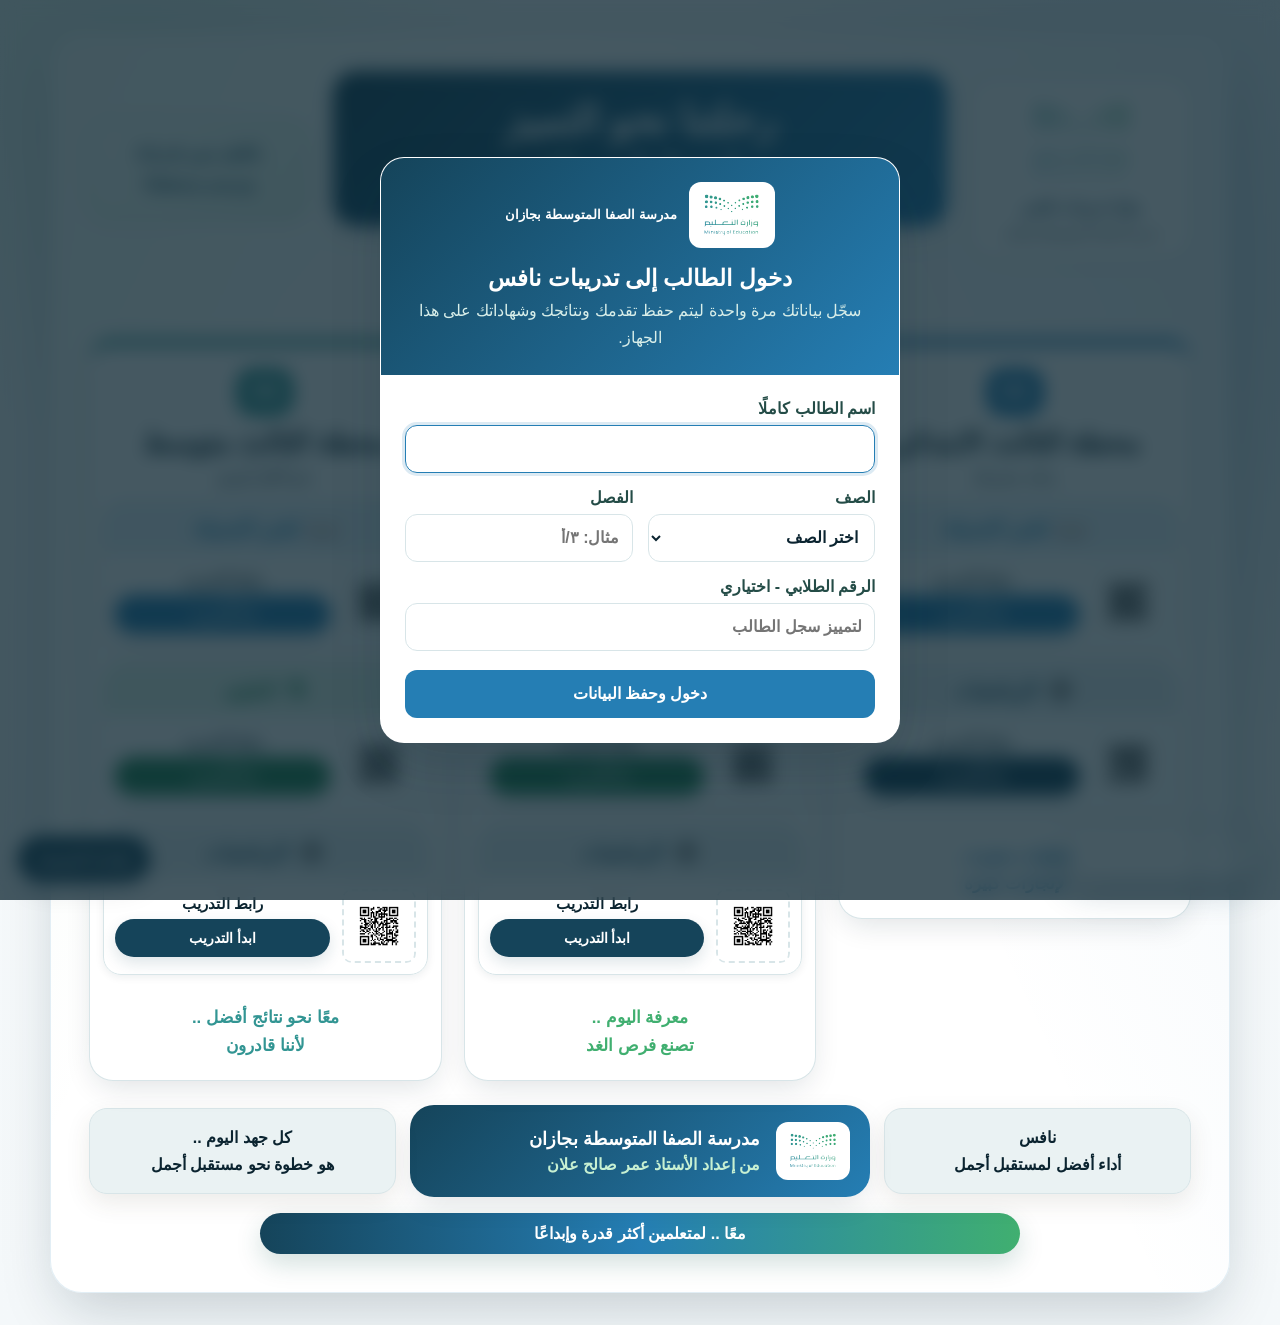
<file: tests/grade6-primary-math.html>
<!DOCTYPE html>
<html lang="ar" dir="rtl">
<head>
<meta charset="utf-8">
<meta name="viewport" content="width=device-width, initial-scale=1, viewport-fit=cover">
<title>تدريبات نافس | الرياضيات | مدرسة الصفا المتوسطة بجازان</title>
<link rel="preconnect" href="https://fonts.googleapis.com">
<link rel="preconnect" href="https://fonts.gstatic.com" crossorigin>
<link href="https://fonts.googleapis.com/css2?family=Baloo+Bhaijaan+2:wght@500;700;800&family=Tajawal:wght@400;500;700;800&display=swap" rel="stylesheet">
<style>
:root{
  --bg:#eef1fb;--bg2:#dfe5f7;--stage:#1d2152;--stage2:#2b3070;
  --card:#ffffff;--ink:#1c2140;--muted:#5b6285;--line:#d9def0;
  --sun:#ffc43d;--coral:#ff6b6b;--mint:#1fb8a6;--violet:#6e4bd8;
  --ok:#1f9d63;--okbg:#e3f7ec;--no:#e04848;--nobg:#fde8e8;
  --opt:#f6f7fd;--optb:#dfe3f5;
  --fh:'Baloo Bhaijaan 2','Tajawal',system-ui,sans-serif;
  --fb:'Tajawal','Segoe UI',Tahoma,system-ui,sans-serif;
  box-sizing:border-box;
  padding-top:env(safe-area-inset-top,0px);
  padding-bottom:env(safe-area-inset-bottom,0px);
}
@media (prefers-color-scheme:dark){
  :root:not([data-theme="light"]){
    --bg:#12142e;--bg2:#1a1d40;--stage:#0c0e24;--stage2:#1f2354;
    --card:#1e2248;--ink:#eef0ff;--muted:#a8aed3;--line:#343a6e;
    --opt:#262b5a;--optb:#3a4180;--okbg:#153b2e;--nobg:#45202a;
  }
}
:root[data-theme="dark"]{
  --bg:#12142e;--bg2:#1a1d40;--stage:#0c0e24;--stage2:#1f2354;
  --card:#1e2248;--ink:#eef0ff;--muted:#a8aed3;--line:#343a6e;
  --opt:#262b5a;--optb:#3a4180;--okbg:#153b2e;--nobg:#45202a;
}
html{scroll-padding-top:env(safe-area-inset-top,0px)}
*,*::before,*::after{box-sizing:border-box}
body{margin:0;font-family:var(--fb);color:var(--ink);background:var(--bg);
  background-image:radial-gradient(circle at 12% 8%,var(--bg2) 0 120px,transparent 121px),radial-gradient(circle at 92% 30%,var(--bg2) 0 80px,transparent 81px);
  min-height:100%;line-height:1.7;-webkit-font-smoothing:antialiased}
button{font-family:inherit;cursor:pointer}
button:focus-visible,input:focus-visible{outline:3px solid var(--sun);outline-offset:2px}
.wrap{max-width:880px;margin:0 auto;padding:0 16px}

/* Stage header */
.stage{background:var(--stage);color:#fff;position:relative;overflow:hidden}
.stage::after{content:"";position:absolute;inset:auto 0 0 0;height:10px;
  background:repeating-linear-gradient(90deg,var(--sun) 0 22px,var(--coral) 22px 44px,var(--mint) 44px 66px,var(--violet) 66px 88px)}
.topbar{display:flex;align-items:center;justify-content:space-between;gap:12px;padding:14px 0 22px}
.brand{display:flex;align-items:center;gap:12px}
.badge{width:52px;height:52px;border-radius:16px;background:var(--sun);color:var(--stage);display:grid;place-items:center;
  font-family:var(--fh);font-weight:800;font-size:1.05rem;transform:rotate(-6deg);box-shadow:0 4px 0 #c79212}
.brand h1{font-family:var(--fh);font-size:1.5rem;margin:0;line-height:1.1}
.brand p{margin:2px 0 0;font-size:.9rem;opacity:.8}
.iconbtn{background:var(--stage2);color:#fff;border:0;border-radius:12px;width:44px;height:44px;font-size:1.2rem}

.screen{display:none;padding:22px 0 30px}
.screen.on{display:block}

/* Home */
.hero{display:grid;grid-template-columns:1.2fr 1fr;gap:18px;align-items:center;margin-bottom:18px}
.hero h2{font-family:var(--fh);font-size:clamp(1.7rem,4.5vw,2.5rem);line-height:1.15;margin:0 0 8px}
.hero p{margin:0;color:var(--muted);max-width:44ch}
.namebox{background:var(--card);border:2px solid var(--line);border-radius:22px;padding:16px}
.namebox label{font-weight:700;display:block;margin-bottom:6px}
.namebox input{width:100%;font:inherit;font-size:1.1rem;padding:12px 14px;border-radius:14px;border:2px solid var(--optb);background:var(--opt);color:var(--ink)}
.bankcount{margin-top:10px;font-size:.92rem;color:var(--muted)}
.bankcount b{color:var(--ink);font-family:var(--fh);font-size:1.3rem}

.block{background:var(--card);border:2px solid var(--line);border-radius:22px;padding:16px 18px;margin-bottom:14px}
.block h3{font-family:var(--fh);font-size:1.15rem;margin:0 0 10px}
.modes{display:grid;grid-template-columns:repeat(3,1fr);gap:10px}
.mode{border:2px solid var(--optb);background:var(--opt);color:var(--ink);border-radius:18px;padding:14px 12px;text-align:right;position:relative}
.mode .mi{font-size:1.7rem;display:block}
.mode b{font-family:var(--fh);font-size:1.1rem;display:block}
.mode small{color:var(--muted);font-size:.85rem;line-height:1.5;display:block}
.mode[aria-pressed="true"]{border-color:var(--violet);background:color-mix(in srgb,var(--violet) 12%,var(--opt));box-shadow:0 4px 0 var(--violet)}
.chips{display:flex;flex-wrap:wrap;gap:8px}
.chip{border:2px solid var(--optb);background:var(--opt);color:var(--ink);border-radius:999px;padding:7px 14px;font-weight:700;font-size:.93rem}
.chip[aria-pressed="true"]{background:var(--stage);color:#fff;border-color:var(--stage)}
.chip small{opacity:.7;font-weight:500}
.row2{display:grid;grid-template-columns:1fr 1fr;gap:14px}
.go{display:flex;align-items:center;gap:14px;flex-wrap:wrap;margin:6px 0 16px}
.btn{font-family:var(--fh);font-weight:800;font-size:1.3rem;border:0;border-radius:18px;padding:12px 30px;background:var(--sun);color:var(--stage);box-shadow:0 5px 0 #c79212;transition:transform .08s}
.btn:active{transform:translateY(3px);box-shadow:0 2px 0 #c79212}
.btn:disabled{opacity:.5;cursor:not-allowed}
.btn.alt{background:var(--mint);color:#fff;box-shadow:0 5px 0 #138676}
.ghost{background:transparent;border:2px solid var(--optb);color:var(--ink);border-radius:14px;padding:9px 16px;font-weight:700}
.pooltxt{color:var(--muted);font-weight:700}
.lb{width:100%;border-collapse:collapse;font-size:.95rem}
.lb td{padding:7px 6px;border-bottom:1px dashed var(--line)}
.lb td:first-child{width:36px;font-family:var(--fh);font-weight:800;color:var(--violet)}
.lb td:last-child{text-align:left;font-weight:800}
.empty{color:var(--muted);margin:0}
details.notes summary{cursor:pointer;font-family:var(--fh);font-weight:700;font-size:1.05rem}
details.notes ul{margin:8px 0 0;padding-inline-start:20px;color:var(--muted);font-size:.93rem}

/* Quiz HUD */
.hud{display:flex;align-items:center;justify-content:space-between;gap:10px;margin-bottom:10px}
.pills{display:flex;gap:8px;flex-wrap:wrap}
.pill{background:var(--card);border:2px solid var(--line);border-radius:999px;padding:5px 12px;font-weight:800;font-size:.95rem;white-space:nowrap}
.ring{position:relative;width:62px;height:62px;flex:0 0 auto}
.ring svg{width:62px;height:62px;transform:rotate(-90deg)}
.ring circle{fill:none;stroke-width:5}
.ring .rb{stroke:var(--line)}
.ring .rf{stroke:var(--mint);stroke-linecap:round;stroke-dasharray:119.38;transition:stroke-dashoffset 1s linear,stroke .3s}
.ring.hot .rf{stroke:var(--coral)}
.ring span{position:absolute;inset:0;display:grid;place-items:center;font-family:var(--fh);font-weight:800;font-size:1.25rem}
.track{height:10px;background:var(--line);border-radius:99px;overflow:hidden;margin-bottom:12px}
.track div{height:100%;width:0;background:linear-gradient(90deg,var(--mint),var(--violet));transition:width .4s}
.lifes{display:flex;gap:8px;flex-wrap:wrap;margin-bottom:12px}
.lifes button{border:2px dashed var(--optb);background:var(--card);color:var(--ink);border-radius:12px;padding:6px 12px;font-weight:700;font-size:.9rem}
.lifes button:disabled{opacity:.35;text-decoration:line-through;cursor:not-allowed}
.lifes.off button{pointer-events:none;opacity:.35}

.qcard{background:var(--card);border-radius:26px;padding:20px 20px 18px;border:2px solid var(--line);box-shadow:0 8px 0 var(--bg2);position:relative}
.qtags{display:flex;gap:8px;flex-wrap:wrap;margin-bottom:6px}
.tag{font-size:.8rem;font-weight:700;padding:3px 10px;border-radius:99px;background:var(--opt);border:1px solid var(--optb);color:var(--muted)}
.skill{font-size:.88rem;color:var(--muted);margin:2px 0 8px}
.qtext{font-family:var(--fb);font-size:clamp(1.15rem,3.2vw,1.45rem);font-weight:800;line-height:1.8;margin:0 0 12px}
.qtext u{text-decoration-thickness:3px;text-underline-offset:6px;text-decoration-color:var(--coral)}
.fig{background:#fff;color:#1c2140;border:2px solid #e3e7f5;border-radius:18px;padding:12px;margin:0 0 14px;overflow-x:auto;text-align:center}
.fig svg{max-width:100%;height:auto;vertical-align:middle}
.fig .cap{font-weight:800;margin-bottom:4px}
.opts{display:grid;grid-template-columns:1fr 1fr;gap:10px}
.opt{display:flex;align-items:center;gap:10px;text-align:right;border:2px solid var(--optb);background:var(--opt);color:var(--ink);
  border-radius:16px;padding:10px 12px;font-size:1.12rem;font-weight:700;min-height:60px;transition:transform .08s,border-color .15s}
.opt:hover:not(:disabled){border-color:var(--violet)}
.opt:active:not(:disabled){transform:scale(.98)}
.opt .lt{flex:0 0 36px;height:36px;border-radius:12px;background:var(--stage);color:#fff;display:grid;place-items:center;font-family:var(--fh);font-weight:800}
.opt .ot{flex:1;min-width:0}
.opt .ot svg{background:#fff;border-radius:10px;padding:2px;max-width:100%;height:auto}
.opt .ot table{background:#fff;color:#1c2140}
.opt.ok{border-color:var(--ok);background:var(--okbg)}
.opt.ok .lt{background:var(--ok)}
.opt.no{border-color:var(--no);background:var(--nobg)}
.opt.no .lt{background:var(--no)}
.opt.gone{visibility:hidden}
.opt:disabled{cursor:default}
.fb{margin-top:14px;border-radius:16px;padding:0;overflow:hidden;max-height:0;transition:max-height .35s}
.fb.show{max-height:600px;padding:12px 14px}
.fb.good{background:var(--okbg);border:2px solid var(--ok)}
.fb.bad{background:var(--nobg);border:2px solid var(--no)}
.fb b{font-family:var(--fh);font-size:1.15rem}
.fb p{margin:4px 0 0}
.qnav{display:flex;justify-content:space-between;align-items:center;margin-top:16px;gap:10px}
.shake{animation:shake .4s}
@keyframes shake{20%,60%{transform:translateX(-7px)}40%,80%{transform:translateX(7px)}}
.float{position:fixed;font-family:var(--fh);font-weight:800;font-size:1.6rem;color:var(--ok);pointer-events:none;animation:up 1s forwards;z-index:9}
@keyframes up{to{transform:translateY(-60px);opacity:0}}

/* math bits */
.eq{direction:ltr;unicode-bidi:isolate;display:inline-block;white-space:nowrap}
.fr{display:inline-flex;flex-direction:column;align-items:center;vertical-align:middle;line-height:1.15;margin:0 .15em;font-weight:800}
.fr>span:first-child{border-bottom:2.5px solid currentColor;padding:0 .25em}
.dt{border-collapse:collapse;margin:0 auto;font-size:.98rem}
.dt th,.dt td{border:1.5px solid #9aa3c7;padding:5px 12px;text-align:center}
.dt th{background:#e8ecfa}
.pt{border-collapse:collapse;margin:0 auto;min-width:240px}
.pt caption{font-weight:800;padding-bottom:6px}
.pt th,.pt td{border:1.5px solid #9aa3c7;padding:4px 10px;text-align:right}
.pt th{background:#fff4d6;white-space:nowrap}
.pt tr.key th,.pt tr.key td{background:#f1f3fb;font-size:.92rem}
.ic{font-size:1.45rem;line-height:1.2;display:inline-block}
.hf{width:.62em;overflow:hidden;vertical-align:bottom;white-space:nowrap}
.rowf{display:flex;align-items:center;justify-content:center;gap:10px;flex-wrap:wrap}
.pricetag{border:2px dashed #1c2140;border-radius:10px;padding:4px 12px;font-weight:800}
.stk{display:flex;gap:6px;justify-content:center;flex-wrap:wrap}
.stk div{width:44px;border:2px solid #9aa3c7;border-radius:8px;background:#f7f9ff;text-align:center}
.stk div span{display:block;font-size:1.5rem;line-height:1.5}
.stk div small{display:block;border-top:1px solid #9aa3c7;font-weight:800}
.big{font-size:2.3rem;line-height:1.2}
.grp{text-align:center;padding:4px 14px}
.grp small{font-weight:800}

/* Result */
.res{text-align:center}
.stars{font-size:3rem;letter-spacing:6px;color:var(--line)}
.stars .on{color:var(--sun);text-shadow:0 3px 0 #c79212}
.res h2{font-family:var(--fh);font-size:clamp(1.8rem,5vw,2.6rem);margin:4px 0}
.score{font-family:var(--fh);font-size:clamp(3rem,10vw,4.6rem);font-weight:800;color:var(--violet);line-height:1}
.stats{display:grid;grid-template-columns:repeat(4,1fr);gap:10px;margin:18px 0}
.stat{background:var(--card);border:2px solid var(--line);border-radius:18px;padding:10px}
.stat b{display:block;font-family:var(--fh);font-size:1.6rem}
.stat span{color:var(--muted);font-size:.88rem}
.acts{display:flex;justify-content:center;gap:10px;flex-wrap:wrap;margin-bottom:18px}
.rv{background:var(--card);border:2px solid var(--line);border-radius:18px;padding:12px 14px;margin-bottom:10px;text-align:right}
.rv .rq{font-weight:800}
.rv .ra{display:flex;flex-wrap:wrap;gap:8px;margin:8px 0 4px}
.rv .ra span{border-radius:10px;padding:3px 10px;font-weight:700}
.rv .x{background:var(--nobg);color:var(--no)}
.rv .c{background:var(--okbg);color:var(--ok)}
.rv .fig{padding:8px;margin:8px 0}
.rv p{margin:0;color:var(--muted)}

footer{text-align:center;color:var(--muted);font-size:1rem;font-weight:700;padding:14px 0 26px}
footer a{color:var(--violet);font-weight:800;text-decoration:underline;text-underline-offset:4px}
#cf{position:fixed;inset:0;pointer-events:none;z-index:8}
.toast{position:fixed;bottom:calc(20px + env(safe-area-inset-bottom,0px));left:50%;transform:translateX(-50%);background:var(--stage);color:#fff;padding:10px 18px;border-radius:14px;font-weight:700;z-index:10}

@media (max-width:640px){
  .hero,.row2{grid-template-columns:1fr}
  .modes{grid-template-columns:1fr}
  .opts{grid-template-columns:1fr}
  .stats{grid-template-columns:repeat(2,1fr)}
  .qcard{padding:16px 14px}
}
@media (prefers-reduced-motion:reduce){*{animation:none!important;transition:none!important}}
.fig img{max-width:100%;height:auto;max-height:260px}
</style>
</head>
<body>
<div class="stage">
  <div class="wrap topbar">
    <div class="brand">
      <div class="badge">نافس</div>
      <div><h1>تدريبات نافس</h1><p>رياضيات الصف السادس الابتدائي</p></div>
    </div>
    <div style="display:flex;gap:8px"><button class="iconbtn" id="homeBtn" aria-label="الرجوع للصفحة الرئيسية" title="الصفحة الرئيسية">🏠</button><button class="iconbtn" id="snd" aria-label="تشغيل الصوت أو إيقافه">🔊</button></div>
  </div>
</div>

<main class="wrap">
  <!-- HOME -->
  <section id="home" class="screen on">
    <div class="hero">
      <div>
        <h2>جاهز تتحدّى نفسك يا بطل؟</h2>
        <p>تدريبات نافس للرياضيات — الصف السادس الابتدائي. أجب بسرعة لتجمع نقاطًا أكثر، وحافظ على سلسلة الإجابات الصحيحة.</p>
      </div>
      <div class="namebox">
        <label for="nm">اسم المتسابق/ة</label>
        <input id="nm" maxlength="30" placeholder="اكتب اسمك هنا" autocomplete="off">
        <div class="bankcount">في بنك الأسئلة <b id="bankN">0</b> سؤالاً مدققاً</div>
      </div>
    </div>

    <div class="block">
      <h3>اختر طريقة اللعب</h3>
      <div class="modes" id="modes">
        <button class="mode" data-m="challenge" aria-pressed="true"><span class="mi">⚡</span><b>التحدّي</b><small>45 ثانية لكل سؤال، 3 قلوب، ووسائل مساعدة.</small></button>
        <button class="mode" data-m="practice" aria-pressed="false"><span class="mi">📝</span><b>اختبار ذاتي</b><small>بلا وقت، مع شرح الحل بعد كل سؤال.</small></button>
        <button class="mode" data-m="review" aria-pressed="false"><span class="mi">🔁</span><b>مراجعة أخطائي</b><small>الأسئلة التي أخطأت فيها سابقاً فقط.</small></button>
      </div>
    </div>

    <div class="block"><h3>عدد الأسئلة</h3><div class="chips" id="cnts"></div></div>

    <div class="go">
      <button class="btn" id="start">ابدأ التحدّي</button>
      <span class="pooltxt" id="pool"></span>
    </div>

    <div class="block">
      <h3>لوحة الأبطال على هذا الجهاز</h3>
      <div id="lb"></div>
    </div>
  </section>

  <!-- QUIZ -->
  <section id="quiz" class="screen">
    <div class="hud">
      <div class="pills">
        <span class="pill" id="hQ">1 / 10</span>
        <span class="pill" id="hS">⭐ 0</span>
        <span class="pill" id="hK">🔥 0</span>
        <span class="pill" id="hL">❤️❤️❤️</span>
      </div>
      <div class="ring" id="ring"><svg viewBox="0 0 44 44"><circle cx="22" cy="22" r="19" class="rb"/><circle cx="22" cy="22" r="19" class="rf" id="rf"/></svg><span id="tt">45</span></div>
    </div>
    <div class="track"><div id="prog"></div></div>
    <div class="lifes" id="life">
      <button data-l="half">✂️ احذف إجابتين</button>
      <button data-l="time">⏱️ أضف 15 ثانية</button>
      <button data-l="skip">⏭️ تخطَّ السؤال</button>
    </div>
    <div id="qbox"></div>
    <div class="qnav">
      <button class="ghost" id="quit">إنهاء الجولة</button>
      <button class="btn alt" id="next" hidden>السؤال التالي</button>
    </div>
  </section>

  <!-- RESULT -->
  <section id="result" class="screen"></section>
</main>
<footer>مدرسة الصفا المتوسطة بجازان &nbsp;·&nbsp; من إعداد الأستاذ عمر صالح علان</footer>
<canvas id="cf"></canvas>

<script>
const AR='٠١٢٣٤٥٦٧٨٩';
function ar(s){return String(s).replace(/(<[^>]*>)|(&[a-zA-Z#0-9]+;)|(\d)/g,(m,t,en,d)=>t||en||AR[d]);}
const FIG={d12:'[data-uri]',d13:'[data-uri]',d14:'[data-uri]',d15:'[data-uri]',d16:'[data-uri]',s1:'[data-uri]',s2:'[data-uri]',s3:'[data-uri]',t1:'[data-uri]',t3:'[data-uri]',t6:'[data-uri]',p20:'[data-uri]'};
/* ============ بنك الأسئلة ============ */
const QS=[];
const CAT={m:['','']},SRC={x:''};
function Q(t,o,e,v){v=v||'';if(v.startsWith('FIG:'))v=IMG(v.slice(4));QS.push({id:QS.length,c:'m',s:'x',k:'',t,o,e,v})}
function f(a,b){return `<span class="fr"><span>${a}</span><span>${b}</span></span>`}
function mx(w,a,b){return `<span class="eq">${w}${f(a,b)}</span>`}
function E(x){return `<span class="eq">${x}</span>`}
function p(b,e){return `${b}<sup>${e}</sup>`}
function tbl(head,rows){return `<table class="dt"><tr>${head.map(x=>`<th>${x}</th>`).join('')}</tr>${rows.map(r=>`<tr>${r.map(x=>`<td>${x}</td>`).join('')}</tr>`).join('')}</table>`}
function IMG(k){return `<img src="${FIG[k]}" alt="">`}
// ملاحظة: الخيار الأول هو الصحيح دائمًا، وتُخلط الخيارات عند العرض.

/* ---------- الأعداد والقيمة المنزلية ---------- */
Q('المنزلة التي يقع فيها الرقم 3 في العدد 8300740065 هي:',['مئات الملايين','عشرات الألوف','مئات الألوف','آحاد الملايين'],'العدد 8,300,740,065: الرقم 3 في منزلة مئات الملايين.');
Q('تبلغ المسافة حول كوكب المشتري 112430703309 أمتار. قرّب العدد إلى أقرب عشرة ملايين.',['112430000000','112330000000','112340000000','112431000000'],'رقم منزلة عشرات الملايين 3، والرقم الذي يليه 0 (أقل من 5) فيبقى 3 وتصبح المنازل بعده أصفارًا.');
Q(`اكتب العدد ${E('200000000000 + 10000000 + 9000000 + 700000 + 600 + 40 + 4')} بالصيغة القياسية.`,['200019700644','2197644','201097644','20019700644'],'مئتا مليار وتسعة عشر مليونًا وسبعمئة ألف وستمئة وأربعة وأربعون.');
Q('عند كتابة العدد (اثني عشر مليارًا وخمسة وستين مليونًا وأربعة وعشرين ألفًا وثمانمئة وعشرة) بالصيغة القياسية، ما الرقمان في منزلتي مئات الألوف ومئات الملايين على الترتيب؟',['0 و 0','2 و 0','0 و 5','2 و 5'],'العدد هو 12,065,024,810؛ منزلة مئات الألوف 0، ومنزلة مئات الملايين 0.');
Q(`قارن بين العددين: ${E('778932610335 ☐ 778932510335')}`,[E('&gt;'),E('&lt;'),E('='),'لا يمكن المقارنة'],'يتساوى العددان حتى منزلة مئات الألوف: 6 أكبر من 5.');
Q(`قارن بين العددين: ${E('113245091077 ☐ 113245090177')}`,[E('&gt;'),E('&lt;'),E('='),'لا يمكن المقارنة'],'يتساوى العددان حتى منزلة الآلاف: 1 أكبر من 0.');

/* ---------- الكسور العشرية ---------- */
Q('العدد (أربعة، واثنان وثلاثون من ألف) بالصيغة القياسية هو:',['4.032','4.32','32.4','32.1004'],'اثنان وثلاثون من ألف = 0.032.');
Q('يُقرَّب العدد العشري 42.259 إلى أقرب جزء من مئة إلى:',['42.26','42.25','42.3','43'],'رقم الأجزاء من ألف 9 (أكبر من 5)، فيزيد رقم الأجزاء من مئة 1.');
Q('في العدد 61.593 الرقم الذي يقع في منزلة الأجزاء من عشرة هو:',['5','9','1','6'],'أول رقم بعد الفاصلة هو منزلة الأجزاء من عشرة.');
Q('العدد الأكبر من 8.042 هو:',['8.42','8.0420','8.041','8.0402'],'8.42 = 8.420 وهو أكبر من 8.042. أما 8.0420 فيساوي 8.042.');
Q('العدد المساوي للعدد 17.75 هو:',['17.7500','1.775','17.075','17.7750'],'إضافة أصفار إلى يمين الكسر العشري لا تغير قيمته.');
Q('إذا كان سعر قارورة عصير 4.25 ريال وسعر قارورة ماء 1.95 ريال، فقدّر مجموع سعريهما.',['6 ريالات','7 ريالات','5 ريالات','4 ريالات'],'4.25 ≈ 4، و1.95 ≈ 2، فالمجموع ≈ 6 ريالات.');
Q('اكتب الكسر العشري 2.15 بالصيغة اللفظية:',['اثنان، وخمسة عشر من مئة','اثنان، وخمسة عشر','اثنان، وخمسة عشر من ألف','اثنان، وخمسة عشر من ألفين'],'الرقم الأخير في منزلة الأجزاء من مئة.');
Q('ما أقرب الكسور العشرية التالية إلى النصف؟',['0.49','0.125','0.2857','0.7778'],'النصف = 0.5، و0.49 يبعد عنه 0.01 فقط.');
Q('في سباق الماراثون لمسافة 42.19 كلم يشترك متسابقان يتنصّفان المسافة بينهما، كم المسافة التي يقطعها كل منهما؟',['21.095 كلم','210.95 كلم','21.95 كلم','21.19 كلم'],'42.19 ÷ 2 = 21.095.');
Q(`ناتج ${E('17.3 + 2.4')} يساوي:`,['19.7','19.0','14.9','20'],'نجمع الأجزاء من عشرة: 3 + 4 = 7، ثم الآحاد: 17 + 2 = 19.');
Q('إذا كان سعر زجاجة العصير 4.50 ريال، وسعر قارورة الماء 2.75 ريال، وسعر علبة اللبن 1.25 ريال، واشترت فرح علبة من كل نوع، فكم دفعت؟',['8.50 ريال','9.25 ريال','7.75 ريال','7.25 ريال'],'4.50 + 2.75 + 1.25 = 8.50 ريال.');
Q(`ناتج ${E('42.58 − 30.35')} يساوي:`,['12.23','12.00','10.41','9.23'],'نطرح كل منزلة من مثيلتها: 42.58 − 30.35 = 12.23.');
Q('لدى نجار لوح من الخشب طوله 7.50 م، قطع منه 2.75 م، فإن المتبقي من اللوح:',['4.75 م','4.50 م','5.25 م','5 م'],'7.50 − 2.75 = 4.75 م.');
Q(`ناتج ${E('1.2 × 2.5')} يساوي:`,['3','300','30','0.3'],'12 × 25 = 300، وعدد المنازل العشرية في العاملين 2، فالناتج 3.00.');
Q('مساحة مستطيل طوله 7 سم وعرضه 6.3 سم تساوي:',['44.1 سم²','44 سم²','46.5 سم²','50.6 سم²'],'المساحة = 7 × 6.3 = 44.1 سم².');
Q(`ناتج ${E('9.45 ÷ 3')} يساوي:`,['3.15','3.015','4.14','6.2'],'9 ÷ 3 = 3، و0.45 ÷ 3 = 0.15.');
Q('اشترك 4 أصدقاء في شراء كرتون برتقال كتلته 14.8 كجم، فإن نصيب كل منهم:',['3.7 كجم','1.5 كجم','2.1 كجم','3.2 كجم'],'14.8 ÷ 4 = 3.7 كجم.');
Q('مع محمد 9 ريالات و75 هللة، ومع خالد 3 ريالات و25 هللة، فأيّ العبارات صحيحة؟',['مجموع ما معهما 13 ريالًا','الفرق بينهما 6 ريالات','مع خالد نصف ما مع محمد','مجموع ما معهما 12 ريالًا'],'9.75 + 3.25 = 13 ريالًا، والفرق 6.5 ريال.');

/* ---------- العوامل والمضاعفات ---------- */
Q('المضاعفات الأربعة الأولى للعدد 4 هي:',['4، 8، 12، 16','4، 6، 8، 10','4، 8، 16، 32','4، 16، 32، 64'],'نضرب 4 في 1، 2، 3، 4.');
Q('العدد 35 هو المضاعف السابع للعدد:',['5','3','4','7'],'5 × 7 = 35.');
Q('ما العدد الذي عوامله: 1، 2، 4، 7، 14، 28؟',['28','22','24','26'],'أكبر عامل للعدد هو العدد نفسه.');
Q('عوامل العدد 48 هي:',['1، 2، 3، 4، 6، 8، 12، 16، 24، 48','1، 2، 3، 4، 6، 8، 12','1، 2، 3، 4، 6، 8، 12، 16','2، 3، 4، 6، 8، 12، 16، 24'],'عوامل العدد تشمل 1 والعدد نفسه، وأزواجها: 1×48، 2×24، 3×16، 4×12، 6×8.');
Q('أيّ مما يأتي عدد أولي؟',['29','10','35','64'],'29 ليس له إلا عاملان: 1 و29.');
Q('أيّ الأعداد التالية أولي؟',['41','62','145','318'],'41 لا يقبل القسمة إلا على 1 وعلى نفسه.');
Q('كتابة العدد 225 في صورة حاصل ضرب عوامله الأولية هي:',['3 × 3 × 5 × 5','2 × 3 × 5 × 5','3 × 3 × 3 × 5 × 5','3 × 5 × 5 × 7'],'225 = 9 × 25 = 3 × 3 × 5 × 5.');
Q('سأل المعلم الطلاب عن العدد 9: هل هو عدد أولي ولماذا؟ أيّ الطلاب أجاب إجابة صحيحة بالكامل؟',['ناصر','فهد','محمد','سلمان'],'9 له ثلاثة عوامل (1، 3، 9) فهو غير أولي.',tbl(['الطالب','الإجابة'],[['فهد','نعم؛ لأنه عدد فردي'],['محمد','نعم؛ لأن له عاملين 3 و9 فقط'],['ناصر','لا؛ لأن له ثلاثة عوامل (1، 3، 9)'],['سلمان','لا؛ لأنه قاسم للعدد 18']]));
Q('القاسم المشترك الأكبر للعددين 6 و8 هو:',['2','1','6','12'],'عوامل 6: 1، 2، 3، 6. عوامل 8: 1، 2، 4، 8. الأكبر المشترك 2.');
Q('القاسم المشترك الأكبر للعددين 12 و18 هو:',['6','1','2','3'],'6 أكبر عدد يقسم 12 و18.');
Q('القاسم المشترك الأكبر للعددين 24 و36 هو:',['12','2','6','24'],'24 = 12 × 2، و36 = 12 × 3.');
Q('أيّ عددين مما يأتي القاسم المشترك الأكبر لهما 3؟',['6، 15','1، 3','2، 6','6، 24'],'عوامل 6: 1، 2، 3، 6. عوامل 15: 1، 3، 5، 15. الأكبر المشترك 3.');
Q('يزرع ماجد 30 نبتة فاصوليا و45 نبتة بازلاء، ويريد أن يزرع العدد نفسه من النباتات في كل صف، بحيث يحتوي الصف على صنف واحد. فما أكبر عدد من النباتات يمكن أن يزرعه في كل صف؟',['15','10','5','3'],'القاسم المشترك الأكبر للعددين 30 و45 هو 15.');
Q('أرادت ميسون توزيع 36 تفاحة و27 برتقالة على عدد من الصحون، بحيث يكون في كل صحن العدد نفسه من التفاح والعدد نفسه من البرتقال. ما أكبر عدد من الصحون؟',['9','3','6','12'],'القاسم المشترك الأكبر للعددين 36 و27 هو 9.');
Q('يرتب ماجد 8 صور كبيرة و12 صورة متوسطة و16 صورة صغيرة في صفحات، بحيث يضع العدد نفسه من كل نوع في كل صفحة. ما أكبر عدد من الصفحات يمكن أن يستخدمه؟',['4','2','6','8'],'القاسم المشترك الأكبر للأعداد 8 و12 و16 هو 4.');
Q('محمد وأحمد يقفزان على خط الأعداد بدءًا من الصفر؛ الأول يقفز كل 5 أرقام، والثاني كل 3 أرقام. كم مرة يلتقيان قبل العدد 100؟',['6','4','9','10'],'يلتقيان عند مضاعفات 15: 15، 30، 45، 60، 75، 90.');
Q('توفر أمل 8 ريالات أسبوعيًا، وتوفر هند 10 ريالات أسبوعيًا، وتدوّن كل منهما المبلغ الموجود في حصالتها أسبوعيًا. ما أول عدد مشترك تدوّنه البنتان؟',['40','24','32','80'],'المضاعف المشترك الأصغر للعددين 8 و10 هو 40.');
Q('قاعة فيها طاولات مربعة بأربعة أرجل وطاولات دائرية بثلاثة أرجل، ومجموع الأرجل 38. كم عدد الطاولات الدائرية إذا كانت تزيد بواحدة عن المربعة؟',['6','7','5','4'],'5 مربعة (20 رجلًا) و6 دائرية (18 رجلًا): 20 + 18 = 38.');
Q('سلك معدني قُصّ إلى 4 قطع، طول كل قطعة ضعف طول التي قبلها. إذا كان طول السلك 60 سم، فكم يبلغ طول القطعة الأصغر؟',['4 سم','15 سم','8 سم','2 سم'],'س + 2س + 4س + 8س = 15س = 60، إذن س = 4 سم.');

/* ---------- الكسور الاعتيادية ---------- */
Q('أيّ الكسور الآتية ليس في أبسط صورة؟',[f(10,12),f(4,9),f(8,11),f(11,20)],'10 و12 يقبلان القسمة على 2.');
Q(`أيّ الكسور الآتية يساوي ${f(3,4)}؟`,[f(6,8),f(4,3),f(4,6),f(3,8)],'نضرب البسط والمقام في 2.');
Q('هناك 12 سيارة يابانية الصنع من بين 30 سيارة في موقف للسيارات، عبّر عن ذلك بكسر اعتيادي في أبسط صورة.',[f(2,5),f(12,30),f(1,2),f(6,15)],'12 ÷ 6 = 2، و30 ÷ 6 = 5.');
Q('عدد طلاب مدرسة 400 طالب، منهم 80 طالبًا في الصف الأول. ما الكسر الدالّ على عدد طلاب المدرسة الذين ليسوا في الصف الأول؟',[f(4,5),f(2,5),f(3,5),f(1,5)],'400 − 80 = 320، و320 ÷ 400 = 4 ÷ 5.');
Q(`اكتب عددًا مناسبًا في المربع ليصبح الكسران متكافئين: ${E(`${f(1,3)} = ${f('☐',12)}`)}`,['4','2','1','3'],'3 × 4 = 12، إذن 1 × 4 = 4.');
Q(`اكتب العدد الكسري ${mx(3,2,7)} في صورة كسر غير فعلي.`,[f(23,7),f(20,7),f(12,7),f(14,7)],'3 × 7 + 2 = 23، والمقام يبقى 7.');
Q(`اكتب الكسر غير الفعلي ${f(21,5)} في صورة عدد كسري.`,[mx(4,1,5),mx(4,1,21),f(1,5),mx(4,4,5)],'21 ÷ 5 = 4 والباقي 1.');
Q('يتسلّم موظف 40٪ من راتبه بدل غلاء المعيشة. يمثَّل ذلك بالكسر الاعتيادي:',[f(4,10),f(2,10),f(25,10),f(40,10)],'40٪ = 40 ÷ 100 = 4 ÷ 10.');
Q('تناول فهد قطعة من البيتزا وأعطى الباقي لصديقيه حاتم وعلي بالتساوي كما في الرسم. كم من البيتزا سيأكل حاتم؟',[f(3,8),f(1,2),f(2,3),f(2,4)],'تبقّى من البيتزا ثلاثة أرباعها، ونصف ثلاثة الأرباع = ثلاثة أثمان.','FIG:d16');
Q('تريد ليلى أن تكتب تغريدة مكوّنة من 200 حرف، وإذا كان لا يُسمح بأكثر من 140 حرفًا في التغريدة الواحدة، فكم تغريدة تحتاج؟',['اثنتان','واحدة','واحدة ونصف','اثنتان ونصف'],'تغريدة واحدة لا تكفي، ونحتاج تغريدة ثانية للأحرف الستين الباقية.');

/* ---------- النسبة المئوية ---------- */
Q('اشترى معلم التربية البدنية 3 كرات قدم بسعر 70 ريالًا للكرة الواحدة، وحصل على خصم 20٪ من السعر الإجمالي. كم ريالًا دفع ثمنًا لها؟',['168','210','190','42'],'3 × 70 = 210، والخصم 42 ريالًا، فيدفع 168 ريالًا.');
Q('أراد خالد أن يشتري تلفازًا قيمته 4000 ريال، إذا وجد خصمًا عليه بنسبة 25٪ فكم سيكون سعره؟',['3000','3500','2000','2500'],'25٪ من 4000 = 1000، و4000 − 1000 = 3000.');

/* ---------- القوى وترتيب العمليات ---------- */
Q('نستطيع كتابة 3 × 3 × 3 × 3 باستعمال الأس بالصورة:',[p(3,4),p(4,3),p(3,2),p(4,2)],'العدد 3 مكرر أربع مرات.');
Q('أيّ مما يأتي يعبّر عن تحليل العدد 360 إلى عوامله الأولية؟',[`${p(2,3)} × ${p(3,2)} × 5`,`${p(2,2)} × ${p(3,3)} × 5`,`2 × ${p(3,2)} × 5`,`${p(2,3)} × 3 × 5`],'360 = 8 × 9 × 5.');
Q(`تبلغ المسافة بين مدينتي جدة وجازان ${p(6,3)} كلم تقريبًا، فما قيمة ${p(6,3)}؟`,['216','18','63','729'],'6 × 6 × 6 = 216.');
Q(`ما قيمة العبارة ${E(`5 × (${p(3,3)} − 2) + 7`)}؟`,['132','160','126','121'],'3³ = 27، ثم 27 − 2 = 25، ثم 5 × 25 = 125، ثم 125 + 7 = 132.');
Q(`ما قيمة العبارة ${E(`8 × (${p(4,2)} − 3) + 8`)}؟`,['112','102','105','124'],'4² = 16، ثم 16 − 3 = 13، ثم 8 × 13 = 104، ثم 104 + 8 = 112.');
Q(`قيمة العبارة ${E(`2 (15 − ${p(3,2)})`)} تساوي:`,['12','18','21','24'],'3² = 9، ثم 15 − 9 = 6، ثم 2 × 6 = 12.');
Q(`قيمة العبارة ${E(`3 (15 − ${p(3,2)})`)} تساوي:`,['18','12','21','24'],'15 − 9 = 6، ثم 3 × 6 = 18.');
Q(`قيمة العبارة ${E(`3 + ${p(4,3)} ÷ 2`)} هي:`,['35','40','39','37'],'4³ = 64، ثم 64 ÷ 2 = 32، ثم 3 + 32 = 35.');
Q(`ما قيمة العبارة ${E(`${p(5,2)} + 8 ÷ 2`)}؟`,['29','16.5','33','30'],'5² = 25، ثم 8 ÷ 2 = 4، ثم 25 + 4 = 29.');
Q(`ما قيمة العبارة ${E(`19 − (${p(3,2)} + 4) + 6`)}؟`,['12','5','11','14'],'داخل القوسين: 9 + 4 = 13، ثم 19 − 13 + 6 = 12.');
Q(`ما قيمة العبارة ${E('28 × (3400 + 6600)')}؟`,['280000','28000','56000','560000'],'3400 + 6600 = 10000، ثم 28 × 10000 = 280000.');
Q(`قيمة العبارة ${E('4 + 3 × 5')} تساوي:`,['19','16','17','20'],'الضرب قبل الجمع: 3 × 5 = 15، ثم 4 + 15 = 19.');
Q(`ما قيمة العبارة ${E('50 ÷ 10 × 6 − 15')}؟`,['15','30','17','76'],'50 ÷ 10 = 5، ثم 5 × 6 = 30، ثم 30 − 15 = 15.');
Q('ذهبت عبير مع ثلاث من زميلاتها إلى مدينة الألعاب، فإذا دفعت كل منهن 7 ريالات ثمن تذكرة الدخول و3 ريالات ثمن قطعة حلوى وريالًا ثمن قارورة ماء، كم الثمن الذي دفعته عبير وزميلاتها؟',['44','28','50','60'],'كل واحدة تدفع 7 + 3 + 1 = 11 ريالًا، والمجموع 4 × 11 = 44 ريالًا.');
Q('تقرأ مريم كتابًا، فقرأت في 5 أيام متتالية بمعدل 6 صفحات كل يوم، وفي اليومين التاليين كل يوم 3 صفحات، وبقيت 5 صفحات. كم عدد صفحات الكتاب؟',['41','27','30','44'],'5 × 6 + 2 × 3 + 5 = 30 + 6 + 5 = 41.');
Q('ذهبت أسرة مكوّنة من 5 أشخاص إلى رحلة بحرية ومعهم 520 ريالًا، فدفعوا عن كل واحد منهم 55 ريالًا لركوب السفينة و6 ريالات للصيد بالسنارة. فكم ريالًا بقي معهم؟',['215','150','200','330'],'5 × (55 + 6) = 305، و520 − 305 = 215.');
Q(`يحتاج الفرد البالغ يوميًا تقريبًا ${E(`${p(2,5)} × ${p(4,3)}`)} سعرة حرارية. كم يساوي هذا المقدار؟`,['2048','2100','2148','2200'],'2⁵ = 32، و4³ = 64، و32 × 64 = 2048.');

/* ---------- الأنماط والدوال ---------- */
Q('أكمل النمط: 4، 4، 8، 24، ........، 480',['96','32','45','75'],'نضرب في 1 ثم 2 ثم 3 ثم 4 ثم 5: 24 × 4 = 96، و96 × 5 = 480.');
Q('العدد التالي في النمط 4، 9، 14، 19، .... هو:',['24','29','34','39'],'نضيف 5 في كل مرة.');
Q('ما العدد المناسب في الفراغ: 2، 3، 5، 9، 17، ....، 65؟',['33','23','43','53'],'الفروق 1، 2، 4، 8، 16، 32؛ فالعدد 17 + 16 = 33، ثم 33 + 32 = 65.');
Q('في الجدول، المخرجة = المدخلة − 8. ما المدخلة المناسبة في الفراغ؟',['26','10','11','24'],'س − 8 = 18، إذن س = 26.',tbl(['المدخلة (س)','المخرجة (س − 8)'],[['11','3'],['15','7'],['☐','18']]));
Q('إذا تكرر النمط الآتي (من اليمين إلى اليسار)، فما الشكل الذي سيكون رقمه 16؟',['🔵','🟧','🔺','⭐'],'النمط يتكرر كل 4 أشكال (🟧 🟧 🔺 🔵)، والشكل رقم 16 هو آخر شكل في الدورة الرابعة.',`<div style="font-size:2rem;letter-spacing:.2em;direction:rtl">🟧🟧🔺🔵🟧🟧🔺🔵 …</div>`);
Q('يبيّن الجدول معدل زيادة كتل الأطفال حديثي الولادة بحسب العمر بالشهور. كم يكون معدل كتل الأطفال عند بلوغ 5 أشهر؟',['6.50 كجم','6.25 كجم','6.75 كجم','7.00 كجم'],'تزيد الكتلة 0.75 كجم كل شهر: 5.75 + 0.75 = 6.50.',tbl(['العمر بالأشهر','1','2','3','4','5'],[['الكتلة (كجم)','3.50','4.25','5.00','5.75','؟']]));
Q('يضع بائع مجموعات من الطماطم في صحون صغيرة وفق الجدول. ما العلاقة بين عدد الصحون وعدد الطماطم؟',['عدد الطماطم = 4 × عدد الصحون','عدد الطماطم = عدد الصحون + 4','عدد الصحون = 4 × عدد الطماطم','عدد الصحون = عدد الطماطم + 4'],'كل صحن فيه 4 حبات.',tbl(['عدد الصحون','1','2','3','4'],[['عدد الطماطم','4','8','12','16']]));
Q('قاعدة الدالة الممثلة في الجدول هي:',['ص = 3س + 1','ص = 3س','ص = 4س','ص = 3س + 4'],'3 × 1 + 1 = 4، و3 × 2 + 1 = 7، و3 × 3 + 1 = 10.',tbl(['س','1','2','3'],[['ص','4','7','10']]));
Q('قاعدة الدالة الممثلة في الجدول هي:',['س + 7','س + 6','س − 8','س − 9'],'11 + 7 = 18، و15 + 7 = 22، و29 + 7 = 36.',tbl(['المدخلة (س)','المخرجة'],[['11','18'],['15','22'],['29','36']]));
Q('خزان فيه 100 لتر من الماء، يتدفق منه 3 لترات في كل دقيقة. كم يتبقى من الماء في الخزان بعد 11، 14، 17 دقيقة؟',['67، 58، 49','67، 58، 48','67، 57، 49','68، 58، 49'],'100 − 3 × 11 = 67، و100 − 3 × 14 = 58، و100 − 3 × 17 = 49.');
Q('إذا كانت قاعدة الدالة: ص = 3س − 1، فأيّ الأزواج المرتبة تحقق العلاقة؟',['(1، 2)، (2، 5)، (3، 8)','(1، 2)، (2، 8)، (3، 10)','(1، 14)، (2، 11)، (3، 8)','(1، 5)، (2، 4)، (3، 3)'],'3 × 1 − 1 = 2، و3 × 2 − 1 = 5، و3 × 3 − 1 = 8.');
Q('يبيّن الجدول أطوال أربع أشجار في إحدى الحدائق. أيّ مما يلي يمثل أفضل تقدير للمجموع الكلي للأطوال؟',['12 م','8 م','14 م','15 م'],'3 + 2 + 4 + 3 = 12 تقريبًا (المجموع الفعلي 12.3 م).',tbl(['الشجرة','أ','ب','ج','د'],[['الطول (م)','2.8','1.9','4.2','3.4']]));
Q('عبدالله مهاجم متميز، يسجل الأهداف وفق القاعدة ص = 2س − 1، حيث س رقم المباراة. فإن مجموع أهدافه في المباريات الثلاث الأولى هو:',['9','1','3','5'],'المباراة 1: هدف واحد، 2: ثلاثة، 3: خمسة؛ المجموع 9.');
Q('انطلق أحمد وخالد في سباق دراجات، وكانت المسافة بينهما تتزايد كل دقيقة كما في الجدول. فكم مترًا تكون المسافة بينهما بعد مرور 10 دقائق؟',['50','40','30','20'],'تزيد المسافة 5 أمتار كل دقيقة: 10 × 5 = 50.',tbl(['الزمن','1 دقيقة','2 دقيقة','3 دقائق'],[['المسافة (م)','5','10','15']]));

/* ---------- العبارات الجبرية والمعادلات ---------- */
Q('من دون حساب، إذا كانت ن = 8، فما الفرق بين قيمة العبارة 3ن والعبارة ن + ن؟',['3ن أكبر من ن + ن','3ن أصغر من ن + ن','3ن تساوي ن + ن','لا يمكن معرفة الفرق'],'ن + ن = 2ن، و3ن أكبر من 2ن لأن ن عدد موجب.');
Q('في إحدى المدارس يزيد عدد طلاب الصف الخامس 6 طلاب على عدد طلاب الصف السادس. إذا كان طلاب الصف السادس 21 طالبًا، فما عدد طلاب الصف الخامس؟',['21 + 6 = 27','21 − 6 = 15','21 − ع = 12','6 + ع = 26'],'الصف الخامس أكثر بستة: 21 + 6.');
Q('إذا كانت س = 32، ص = 4، ع = 2، احسب قيمة العبارة: س ÷ ص − ع',['6','10','16','36'],'32 ÷ 4 = 8، ثم 8 − 2 = 6.');
Q('حل المعادلة ص − 3 = 3 ذهنيًا:',['6','0','3','1'],'ما العدد الذي إذا طرحنا منه 3 كان الناتج 3؟ إنه 6.');
Q('إذا كانت م = 3، فأيّ مما يلي قيمته صفر؟',['2(م − 3)','2م − 3','2 + م − 3','م² − 3'],'م − 3 = 0، و2 × 0 = 0.');
Q('العبارة الجبرية التي تكافئ 2(5س − 3ص) + 2 هي:',['10س − 6ص + 2','10س + 6ص + 2','10س + 6ص − 4','10س − 6ص + 4'],'نوزع 2 على ما في القوسين: 2 × 5س − 2 × 3ص + 2.');
Q('إذا كان مقدار النقود التي أعادها البائع إلى سلطان بعد أن أعطاه 20 ريالًا ثمنًا لـ 4 دفاتر هو 20 − 4د، حيث د ثمن الدفتر الواحد، فإذا كان ثمن الدفتر 3 ريالات فكم أعاد البائع؟',['8','4','17','48'],'20 − 4 × 3 = 20 − 12 = 8 ريالات.');
Q('العبارة 5(3س − 4) تساوي:',['15س − 20','15س − 9','8س − 20','8س − 9'],'5 × 3س = 15س، و5 × 4 = 20.');
Q('العدد الذي إذا ضُرب في 3 ثم أضيف إلى الناتج 9 يكون الناتج 45 هو:',['12','10','11','13'],'3 × 12 + 9 = 45.');
Q('إذا كان س = 5، فما قيمة المقدار 3 × (2س − 5)؟',['15','30','45','60'],'2 × 5 − 5 = 5، ثم 3 × 5 = 15.');
Q('إذا كانت هـ − (ن − ط) = 22، وكانت (ن − ط) = 8، فإن هـ تساوي:',['30','12','26','34'],'هـ − 8 = 22، إذن هـ = 30.');
Q('يبيّن الجدول مجموع الميداليات التي حصلت عليها بعض الدول في دورة الألعاب الأولمبية الشتوية عام 2014م. ما العبارة التي تمثل المجموع الكلي للميداليات؟',['130 + س','130 − س','2س + 130','س − 130'],'19 + 28 + 24 + 33 + 26 = 130، ونضيف ميداليات كندا (س).',tbl(['الدولة','مجموع الميداليات'],[['ألمانيا','19'],['أمريكا','28'],['كندا','س'],['هولندا','24'],['روسيا','33'],['النرويج','26']]));
Q('حل المعادلة 3ص = 12 هو:',['4','6','5','3'],'12 ÷ 3 = 4.');
Q('إذا كان: س × (ص + ع) = 18، و ص + ع = 9، فما قيمة س؟',['2','3','4','5'],'س × 9 = 18، إذن س = 2.');
Q('إذا كان عمر أمل يقل عن عمر هند بـ 3 سنوات، وكان عمر أمل 12 سنة، فما المعادلة الصحيحة لحساب عمر هند (س)؟',['س − 3 = 12','س + 3 = 12','3س = 12','12 + س = 3'],'عمر هند ناقص 3 يساوي عمر أمل.');
Q('مبنى سكني من ثلاثة طوابق فيه 38 نافذة؛ في الطابق الأول 14 نافذة، ويقل عدد نوافذ الطابق الثالث عن الأول بنافذتين. ما المعادلة التي تعبر عن عدد النوافذ (س) في الطابق الثاني؟',['س + 26 = 38','3س = 38','38 − 3س = 0','26 = س'],'الطابق الثالث 12 نافذة، و14 + 12 = 26، إذن س + 26 = 38.');
Q('الخط في الشكل طوله 11 سم ومكوّن من أربع قطع مستقيمة. أوجد قيمة س.',['4','2','5','6'],'2 + س + 1 + س = 11، إذن 2س = 8 و س = 4.','FIG:p20');
Q('في الجدول س و ص أعداد كلية، وقد دُوّن مجموع أعداد كل صف في نهايته. أيّ المعادلات يمكن استخدامها لإيجاد قيمة س؟',['4س = 24','4 + س = 24','4 + س = 28','4س = 28'],'الصف الأول فيه س أربع مرات ومجموعه 24.',tbl(['','','','','المجموع'],[['س','س','س','س','24'],['س','س','ص','ص','28']]));

/* ---------- الإحصاء والتمثيلات البيانية ---------- */
Q('المتوسط الحسابي للدرجات: 9، 6، 11، 6 يساوي:',['8','6','7','9'],'المجموع 32، و32 ÷ 4 = 8.');
Q('متوسط درجة الحرارة المئوية لأربعة أيام يساوي 15. إذا كانت درجات الحرارة في الأيام الأربعة هي: 15، 17، 13، س، فما درجة الحرارة التي تمثل س؟',['15','19','17','13'],'المجموع = 4 × 15 = 60، و60 − (15 + 17 + 13) = 15.');
Q('أيّ مقاييس النزعة المركزية يُعدّ غير مناسب لوصف البيانات: 4، 92، 96، 96؟',['المتوسط الحسابي','المنوال','المدى','الوسيط'],'العدد 4 قيمة متطرفة تخفض المتوسط كثيرًا فلا يعبّر عن البيانات.');
Q('يريد حامد أن يشتري دراجة. إذا كان مدى أسعارها 170 ريالًا، وأعلى سعر لها 390 ريالًا، فما سعر أقل الدراجات؟',['220','122','520','560'],'المدى = الأعلى − الأدنى، إذن الأدنى = 390 − 170 = 220.');
Q('أيّ مجموعة بيانات يُعدّ الرقم 4 منوالًا لها؟',['{4، 4، 5، 2}','{1، 2، 3، 4}','{3، 4، 6}','{4، 4، 5، 5، 5}'],'المنوال هو القيمة الأكثر تكرارًا، و4 تكررت مرتين.');
Q('ما أنسب طريقة لتمثيل التغير في درجة الحرارة خلال الأيام العشرة الماضية؟',['التمثيل بالخطوط','التمثيل بالنقاط','التمثيل بالأعمدة','التمثيل بالقطاعات'],'التمثيل بالخطوط يوضح التغير عبر الزمن.');
Q('ما أنسب طريقة لتمثيل الفاكهة المفضلة لدى طلاب الصف السادس الابتدائي؟',['التمثيل بالأعمدة','التمثيل بالنقاط','التمثيل بالخطوط','التمثيل بالقطاعات'],'البيانات فئات (أنواع فاكهة)، والأعمدة مناسبة للمقارنة بينها.');
Q('التمثيل البياني يمثل عدد الأطفال في كل لعبة. إذا كانت كل لعبة تستوعب 50 طفلًا، فكم طفلًا إضافيًا تستوعب اللعبة رقم (3)؟',['30','10','20','40'],'في اللعبة 3 عشرون طفلًا، و50 − 20 = 30.','FIG:s1');
Q('من خلال التمثيل البياني: من الطالب الذي تقل درجته عن 7 درجات؟',['علي','أحمد','محمد','ناصر'],'درجة علي 6، أما محمد فدرجته 7 بالضبط.','FIG:s2');
Q('من خلال التمثيل بالنقاط: ما عدد الطلاب الحاصلين على 8 درجات؟',['5','6','10','2'],'فوق العدد 8 خمس علامات ✕.','FIG:s3');
Q('من التمثيل البياني، من الطالبة التي تقل درجتها عن 7 درجات؟',['خديجة','عائشة','فاطمة','مريم'],'درجة خديجة 6.','FIG:t1');
Q('باستعمال التمثيل البياني، كم عدد الأشخاص الذين تتجاوز أوزانهم 80 كجم؟',['7','10','3','4'],'85: ثلاثة، 90: اثنان، 95: واحد، 100: واحد؛ المجموع 7.','FIG:t3');
Q('يوضح التمثيل بالنقاط عدد القمصان المبيعة في عدة أعوام. كم عامًا باع فيه 7 قمصان أو أكثر؟',['7','3','5','6'],'عند 7: أربعة أعوام، وعند 8: عام، وعند 9: عامان؛ المجموع 7.','FIG:t6');
Q('أيّ الجمل تتفق مع البيانات الممثلة بالأعمدة؟',['قرأ مروان عددًا من الكتب مساويًا لما قرأه شادي وأنس معًا','قرأ عمر عددًا من الكتب يفوق ما قرأه كل واحد من أصدقائه','قرأ عمر مثلَي عدد الكتب التي قرأها أنس','يزيد عدد الكتب التي قرأها شادي 5 كتب عن أنس'],'مروان 16 كتابًا، وشادي 10 وأنس 6: 10 + 6 = 16.','FIG:d15');

/* ---------- الاحتمال ---------- */
Q('اختار يوسف بطاقة من البطاقات: (ب، م، س، د، ف، س). احتمال اختيار بطاقة تحمل الحرف (س أو ف) يساوي:',[f(3,6),f(3,4),f(2,6),f(3,3)],'بطاقتان تحملان س وبطاقة تحمل ف: 3 من 6.');

/* ---------- الهندسة والقياس ---------- */
Q('مثلث مجموع قياس زاويتين فيه 110 درجات، يكون قياس الزاوية الثالثة:',['70°','50°','60°','80°'],'مجموع زوايا المثلث 180°، و180 − 110 = 70.');
Q('قيمة 2س في الشكل التالي:',['140','180','220','70'],'الزاويتان متجاورتان على مستقيم (متكاملتان): س = 180 − 110 = 70، إذن 2س = 140.','FIG:d12');
Q('أراد فيصل أن يبلّط الشكل التالي (الأبعاد بالأمتار)، كم سيحتاج من الأمتار المربعة لتبليط كامل الشكل؟',['16','24','12','8'],'مساحة المستطيل الكامل 6 × 4 = 24، نطرح الجزء الناقص 4 × 2 = 8، فتبقى 16 م².','FIG:d13');
Q('شكل مركّب يمكن تقسيمه إلى 3 مربعات متطابقة كما في الشكل، كم يبلغ محيطه؟',['32 سم','48 سم','40 سم','24 سم'],'ضلع المربع 8 ÷ 2 = 4 سم، ومحيط الشكل مكوّن من 8 أضلاع: 8 × 4 = 32 سم.','FIG:d14')
Q('يدور كوكب الأرض حول الشمس في مدار دائري طوله 150 مليون كلم، فكم يبعد كوكب الأرض عن الشمس؟', ['75 مليون كلم','150 مليون كلم','ط 75 مليون','ط 150 مليون'], 'نق = 75 مليون كلم');
Q('شريط طوله 6.52م تمت تقسيمه إلى 4 أقسام، فكم سيكون طول كل قسم؟', ['1.63م','0.163م','16.3م','163م'], '6.52 ÷ 4 = 1.63');
Q('يبلغ عمر الأب 37 عاماً وأعمار أولاده الثلاثة 4 و 8 و 10 سنوات، فبعد كم سنة يكون مجموع أعمار الأولاد مساوياً لعمر أبيهم؟', ['5 سنوات','8 سنوات','10 سنوات','15 سنة'], 'الحل: 37-(4+8+10)=15، 15÷3=5');
Q('في عام 1440هـ يكون قد مضى 39 عاماً على إنشاء المدرسة، في أي عام تم إنشاؤها؟', ['1401ه','1402ه','1405ه','1406ه'], '1440-39=1401');
Q('في سباق الماراثون لمسافة 42.19 كيلومتر، كم المسافة التي يقطعها كل منصفها؟', ['21.095 كلم','210.95 كلم','21.95 كلم','21.19 كلم'], '42.19÷2=21.095');
Q('معدل التنفس الطبيعي عند الأطفال 40 نفس كل دقيقتين، فكم في نصف دقيقة؟', ['10','20','30','40'], '40÷2=20، 20÷2=10');
Q('شكل مركّب من مثلث (محيط 18 سم) ومربع (محيط 24 سم)، ما محيط الشكل المركّب؟', ['30 سم','24 سم','36 سم','42 سم'], 'محيط = 30 سم');
Q('آمنة اشترت 8 قطع كعك (3 ريال للقطعة) و7 دونات (7 ريالات)، ما العبارة الصحيحة؟', ['(3×8)+(7×7)','(3×7)+(7×8)','7+(3×8)','8+(3×7)'], 'العبارة الصحيحة = (3×8)+(7×7)');
Q('من 150 موظفاً كان عدد الإناث 87، ما الكسر الذي يمثل عدد الذكور؟', ['21/50','23/50','13/25','11/25'], 'الذكور=63، 63/150=21/50');
Q('أيٌّ العبارات الرياضية ناتجها يساوي 18؟', ['(4+5)×2','4+5×2','(4+2)×5','5+2×4'], '(4+5)×2 = 18');
Q('كم سنتيمتراً مربعاً في المتر المربع الواحد؟', ['10000 سم²','100 سم²','1000 سم²','100000 سم²'], '1م² = 10000 سم²');
Q('يرمي يوسف العملة 4 مرات ويحصل على صورة، ما احتمال الحصول على صورة في الرمية السادسة؟', ['1/2','صفر','1','1/12'], 'الاحتمال دائماً = 1/2');
Q('أيٌّ من الأرقام غير مساوٍ: (20×2)/(20×5)، 0.4، 40%، 4%؟', ['4%','0.4','40%','(20×2)/(20×5)'], '4% = 0.04 فقط');
Q('مجلة 16 صفحة، إعلانات فيها 3/8، كم صفحة بدون إعلانات؟', ['10','6','8','12'], '16 - 6 = 10 صفحات');
Q('كم ثمناً في 4 و 3/8؟', ['35','7','43','48'], '4×8+3 = 35');
Q('ماجد دفع 43.5 ريالاً لـ 6 تذاكر، ثمن التذكرة الواحدة؟', ['7.25 ريالاً','4.35 ريال','6 ريالات','5.75 ريالاً'], '43.5÷6 = 7.25');
Q('متوسط عدد الأشقاء لدى 5 صديقات، المجموع 10، فما المتوسط؟', ['2','4','5','10'], 'المتوسط = 10÷5 = 2');
Q('على سلك 9 عصافير، انضم 3 وطار 5، كم بقي؟', ['7 عصافير','3 عصافير','6 عصافير','12 عصفوراً'], '9+3-5 = 7');
Q('9 طلاب من السادس مع 9 من الخامس في تنس، كم مباراة إجمالاً؟', ['81 مباراة','9 مباريات','18 مباراة','26 مباراة'], '9×9 = 81');
Q('العدد 316,035,415 بالصيغة الرقمية؟', ['316,035,415','3163,35415','31630415','31635015'], 'الصيغة الصحيحة');
Q('أرض 4 كلم² بالمتر المربع؟', ['4000000','400','4000','40000'], '4 × 1000000 = 4000000');
Q('مصور يحمّض فيلمين في 18 دقيقة، كم لـ 8 أفلام؟', ['72 دقيقة','36 دقيقة','90 دقيقة','54 دقيقة'], '8÷2 × 18 = 72');
Q('42 راكب في حافلة، 2/21 منهم أطفال، كم عدد الأطفال؟', ['4 أطفال','7 أطفال','9 أطفال','12 طفل'], '2/21 × 42 = 4');
Q('تعبئة وقود 97.62 ريالاً، أعطى 100، الباقي تقريباً؟', ['2','1','3','4'], '100 - 98 ≈ 2');
Q('خالد لعب 8 مباريات، نصها سجل هدف، النصف الآخر هدفين، الإجمالي؟', ['12','9','10','11'], '4×1 + 4×2 = 12');
Q('فيصل يبلط شكل (مستطيل 2×6 ومربع 2×2)، كم المساحة؟', ['16','8','12','24'], '12 + 4 = 16');
Q('6 من 14 يرتدون أصفر، إذا أصبح 21، كم يرتدي أصفر؟', ['9','10','14','15'], '6/14 = 9/21');
Q('بدر أمضى سدس بعثته، ما الكسر المتبقي؟', ['5/6','1/2','2/3','3/4'], '1 - 1/6 = 5/6');
Q('عدد من ستة أرقام متساوية؟', ['111111','10101','30001','100001'], '6 أرقام متساوية');
Q('تلفاز 3250 ريالاً، خصم 20%، السعر الجديد؟', ['2600 ريال','3200 ريال','3150 ريال','3000 ريال'], '3250 - 650 = 2600');
Q('نتيجة 2/5 تساوي 16، النتيجة الكاملة؟', ['40','60','80','120'], '16 × 5/2 = 40');
Q('رباعي أضلاعه 6، 4، 3 محيطه 15.25، الضلع الرابع؟', ['2.25م','2م','2.5م','3م'], '15.25 - 13 = 2.25');
Q('فهد جمع 20 قوقعة، خالد 24، هند نصفهما معاً، الإجمالي؟', ['66','56','58','62'], '20 + 24 + 22 = 66');
Q('محمد معه 9.75 ريالاً، خالد 3.25، أي صحيح؟', ['المجموع 13 ريال','الفرق 6 ريالات','خالد نصف محمد','المجموع 12'], '9.75 + 3.25 = 13');
Q('مجموع ستة أعداد متتالية يكون دائماً؟', ['يقبل القسمة على 3','فردي','زوجي','أولي'], 'المجموع يقبل القسمة على 3');
Q('40% من الراتب بالكسر الاعتيادي؟', ['2/5','10/25','25/10','10/4'], '40/100 = 2/5');
Q('3 علب حليب 27 ريالاً، 7 علب 56 ريالاً، هل متناسبة؟', ['غير متناسبة','متناسبة','متطابقة','متساوية'], '27/3≠56/7');
Q('زاوية 110° و س على مستقيم، قيمة 2س؟', ['140','35','70','180'], '2س = 140');
Q('خيط طول 1/4 قطع كل 1/25، كم عدد القطع؟', ['25/4','21','22','23'], '1/4 ÷ 1/25 = 25/4 ≈ 6');
Q('عدد × 0.8 + 14.4 = 20، ما العدد؟', ['7','5','6','8'], 'العدد = 7');
Q('500 جم = ؟ كجم', ['0.5 كجم','0.05 كجم','0.005 كجم','58 كجم'], '500÷1000 = 0.5');
Q('متوسط درجات 4 أيام 15، درجات 15، 17، 13، س=؟', ['15','13','17','19'], 'س = 15');
Q('3 كرات قدم × 70 ريال، خصم 20%، الإجمالي المدفوع؟', ['168','42','190','210'], '210 - 42 = 168');
Q('قطعة قماش 31.5م، بقي 19.25م، المقصوص؟', ['12.25','12.35','28.25','28.35'], '31.5 - 19.25 = 12.25');
Q('فهد أكل 1/4 بيتزا، الباقي لعلي وحاتم نصفين، حاتم؟', ['3/8','1/3','1/4','3/4'], 'حاتم = 3/8');
Q('3 × س = 3 ÷ 99، قيمة س؟', ['33','3','11','99'], 'س = 1/33 أو 33');
Q('مكعب 6×6×6 ملون، قطع لـ 1×1×1، زوايا ملونة من 3 جوانب؟', ['8','18','32','36'], 'المكعبات الزاوية = 8');
Q('سرعة عقرب الثواني مقارنة بعقرب الساعات؟', ['3600 مرة','240 مرة','600 مرة','720 مرة'], '3600 مرة');
Q('فاطمة تعد 25 فطيرة + 3 بيضات للإفطار، كم عشرة بيضة؟', ['3','2','4','5'], '≈ 30 = 3 عشرات');
Q('معلمة قسّمت 36 طالبة متساوياً، كم في المجموعة الواحدة؟', ['9 طالبات','5 طالبات','7 طالبات','8 طالبات'], '9 طالبات');
Q('أسماء 4 طلاب، اختبار 3، كم مجموعة ممكنة؟', ['4','3','5','6'], 'C(4,3) = 4');
Q('أرض 900 م²، 50% للمنزل، 10% حديقة، المتبقي؟', ['360','90','450','540'], 'المتبقي = 360');
Q('جوائز 2 مليون للأول، 1 مليون للباقي، جائزة الثاني؟', ['200000','100000','1000000','25000'], 'الثاني يحصل على 200000');
Q('عمر أحمد يزيد عن خالد بـ 3 سنوات، العبارة؟', ['س=ص+3','س=ص-3','س=ص×3','س=ص÷3'], 'س = ص + 3');
Q('تغريدة 200 حرف، الحد الأقصى 140، كم تغريدة؟', ['اثنتان','واحدة','واحدة ونصف','اثنتان ونصف'], 'اثنتان');
Q('60 ضيف، طاولة تستوعب 5، كم طاولة تحتاج؟', ['12','8','10','11'], '60÷5 = 12');
Q('محمد وأحمد يقفزان، الأول كل 5، الثاني كل 3، يلتقيان؟', ['6 مرات','4 مرات','9 مرات','10 مرات'], '6 مرات قبل 100');
Q('أمل توفر 8 ريالات، هند 10 ريالات، أول عدد مشترك؟', ['40','24','32','80'], 'المضاعف المشترك = 40');;

/* ============ app ============ */
const $=s=>document.querySelector(s);
const store={get(k,d){try{const v=localStorage.getItem(k);return v?JSON.parse(v):d}catch(e){return d}},set(k,v){try{localStorage.setItem(k,JSON.stringify(v))}catch(e){}}};
const L=['أ','ب','ج','د'];
const T=45;
let S={mode:'challenge',cat:'all',src:'all',count:'10'};
let G=null,sound=store.get('nm6_snd',true);
function shuffle(a){a=a.slice();for(let i=a.length-1;i>0;i--){const j=Math.floor(Math.random()*(i+1));[a[i],a[j]]=[a[j],a[i]]}return a}
function show(id){document.querySelectorAll('.screen').forEach(s=>s.classList.toggle('on',s.id===id));window.scrollTo(0,0)}
function toast(t){const d=document.createElement('div');d.className='toast';d.textContent=t;document.body.appendChild(d);setTimeout(()=>d.remove(),2200)}

/* sound */
let AC=null;
function tone(f,d,type='sine',when=0,vol=.12){try{AC=AC||new (window.AudioContext||window.webkitAudioContext)();const o=AC.createOscillator(),g=AC.createGain();o.type=type;o.frequency.value=f;g.gain.setValueAtTime(vol,AC.currentTime+when);g.gain.exponentialRampToValueAtTime(.001,AC.currentTime+when+d);o.connect(g);g.connect(AC.destination);o.start(AC.currentTime+when);o.stop(AC.currentTime+when+d)}catch(e){}}
function snd(k){if(!sound)return;if(k==='ok'){tone(660,.12);tone(880,.18,'sine',.1)}else if(k==='no'){tone(200,.3,'square',0,.06)}else if(k==='tick'){tone(1200,.05,'triangle',0,.05)}else if(k==='win'){[523,659,784,1046].forEach((f,i)=>tone(f,.22,'sine',i*.12))}}
function setSnd(){$('#snd').textContent=sound?'🔊':'🔇'}
$('#homeBtn').onclick=()=>{if(G&&G.tm)stopT();if(G)G.done=true;renderLB();upd();show('home')};
$('#snd').onclick=()=>{sound=!sound;store.set('nm6_snd',sound);setSnd()};

/* home */
function chips(el,items,key){
  el.innerHTML=items.map(it=>`<button class="chip" data-v="${it.v}" aria-pressed="${S[key]===it.v}">${it.l}</button>`).join('');
  el.onclick=e=>{const b=e.target.closest('.chip');if(!b)return;S[key]=b.dataset.v;el.querySelectorAll('.chip').forEach(c=>c.setAttribute('aria-pressed',c===b));upd()};
}
function pool(){let p=QS.filter(x=>(S.cat==='all'||x.c===S.cat)&&(S.src==='all'||x.s===S.src));if(S.mode==='review'){const w=store.get('nm6_wrong',[]);p=p.filter(x=>w.includes(x.id))}return p}
function upd(){
  const p=pool(),n=p.length;
  $('#pool').textContent=ar(n?`${n} سؤالًا متاحًا`:(S.mode==='review'?'لا توجد أخطاء محفوظة بهذه الاختيارات — العب جولة أولاً':'لا توجد أسئلة بهذه الاختيارات'));
  $('#start').disabled=!n;
  $('#start').textContent=S.mode==='challenge'?'ابدأ التحدّي':S.mode==='practice'?'ابدأ الاختبار':'ابدأ المراجعة';
}
function countBy(k,v){return QS.filter(x=>x[k]===v).length}
function initHome(){
  $('#bankN').textContent=ar(QS.length);
  
  
  chips($('#cnts'),[{v:'10',l:ar('10 أسئلة')},{v:'20',l:ar('20 سؤالاً')},{v:'30',l:ar('30 سؤالاً')},{v:'all',l:'كل الأسئلة'}],'count');
  $('#modes').onclick=e=>{const b=e.target.closest('.mode');if(!b)return;S.mode=b.dataset.m;document.querySelectorAll('.mode').forEach(m=>m.setAttribute('aria-pressed',m===b));upd()};
  $('#nm').value=store.get('nm6_name','');
  renderLB();upd();setSnd();
}
function renderLB(){
  const lb=store.get('nm6_lb',[]);
  $('#lb').innerHTML=lb.length?`<table class="lb">${lb.slice(0,8).map((r,i)=>`<tr><td>${ar(i+1)}</td><td>${esc(r.n)} <small style="color:var(--muted)">${ar(r.p)}٪ من ${ar(r.q)} سؤالاً</small></td><td>⭐ ${ar(r.s)}</td></tr>`).join('')}</table>`:'<p class="empty">لم يسجّل أحد نتيجة بعد. العب جولة تحدٍّ لتكون أول الأبطال.</p>';
}
function esc(s){return String(s).replace(/[&<>"]/g,c=>({'&':'&amp;','<':'&lt;','>':'&gt;','"':'&quot;'}[c]))}

/* game */
$('#start').onclick=()=>{
  const p=pool();if(!p.length)return;
  const name=$('#nm').value.trim();store.set('nm6_name',name);
  const n=S.count==='all'?p.length:Math.min(+S.count,p.length);
  G={qs:shuffle(p).slice(0,n).map(x=>({...x,ord:shuffle([0,1,2,3])})),i:0,score:0,streak:0,best:0,lives:3,ok:0,okIds:[],bad:[],skip:0,ll:{half:false,time:false,skip:false},done:false,t:T,tm:null,name:name||'بطل/ة نافس'};
  const ch=S.mode==='challenge';
  $('#hL').hidden=!ch;$('#ring').style.visibility=ch?'visible':'hidden';$('#life').hidden=!ch;
  document.querySelectorAll('#life button').forEach(b=>b.disabled=false);
  show('quiz');render();
};
function hud(){
  $('#hQ').textContent=ar(`${G.i+1} / ${G.qs.length}`);
  $('#hS').textContent='⭐ '+ar(G.score);
  $('#hK').textContent='🔥 '+ar(G.streak);
  $('#hL').textContent='❤️'.repeat(Math.max(G.lives,0))+'🤍'.repeat(3-Math.max(G.lives,0));
  $('#prog').style.width=(G.i/G.qs.length*100)+'%';
}
function ring(){const r=$('#rf');r.style.strokeDashoffset=119.38*(1-G.t/T);$('#tt').textContent=ar(Math.max(G.t,0));$('#ring').classList.toggle('hot',G.t<=10)}
function stopT(){clearInterval(G.tm);G.tm=null}
function render(){
  const q=G.qs[G.i];G.done=false;
  hud();
  $('#qbox').innerHTML=`<article class="qcard" id="qc">
    <h2 class="qtext">${ar(q.t)}</h2>
    ${q.v?`<div class="fig">${ar(q.v)}</div>`:''}
    <div class="opts">${q.ord.map((oi,j)=>`<button class="opt" data-j="${j}"><span class="lt">${L[j]}</span><span class="ot">${ar(q.o[oi])}</span></button>`).join('')}</div>
    <div class="fb" id="fb" aria-live="polite"></div>
  </article>`;
  document.querySelectorAll('.opt').forEach(b=>b.onclick=()=>answer(+b.dataset.j));
  $('#next').hidden=true;$('#life').classList.remove('off');
  if(S.mode==='challenge'){G.t=T;ring();stopT();G.tm=setInterval(()=>{G.t--;ring();if(G.t<=5&&G.t>0)snd('tick');if(G.t<=0){stopT();answer(-1)}},1000)}
  window.scrollTo({top:0,behavior:'smooth'});
}
const PRAISE=['ممتاز! 🌟','أحسنت! 👏','رائع يا بطل! 🏆','إجابة ذكية! 🧠','استمر هكذا! 🚀'];
function answer(pos){
  if(G.done)return;G.done=true;stopT();
  const q=G.qs[G.i],cp=q.ord.indexOf(0),ok=pos===cp;
  document.querySelectorAll('.opt').forEach((b,j)=>{b.disabled=true;if(j===cp)b.classList.add('ok');else if(j===pos)b.classList.add('no')});
  if(ok){G.ok++;G.okIds.push(q.id);G.streak++;G.best=Math.max(G.best,G.streak);
    const p=S.mode==='challenge'?Math.round((100+G.t*3)*(1+Math.min(G.streak-1,5)*.2)):10;
    G.score+=p;floatPts('+'+p);snd('ok');}
  else{G.streak=0;G.bad.push({q,pos});if(S.mode==='challenge')G.lives--;snd('no');$('#qc').classList.add('shake')}
  hud();$('#prog').style.width=((G.i+1)/G.qs.length*100)+'%';
  const fb=$('#fb');
  fb.className='fb show '+(ok?'good':'bad');
  const head=ok?PRAISE[Math.floor(Math.random()*PRAISE.length)]:(pos<0?'انتهى الوقت ⏰':'ليست هذه الإجابة');
  fb.innerHTML=`<b>${head}</b>${ok?'':` <span>الإجابة الصحيحة: (${L[cp]})</span>`}<p>💡 ${ar(q.e)}</p>`;
  const last=G.i>=G.qs.length-1||(S.mode==='challenge'&&G.lives<=0);
  $('#next').textContent=last?'اعرض النتيجة 🏁':'السؤال التالي';$('#next').hidden=false;
  $('#life').classList.add('off');
  $('#next').focus({preventScroll:true});
}
function floatPts(t){const d=document.createElement('div');d.className='float';d.textContent=ar(t);const r=$('#hS').getBoundingClientRect();d.style.left=r.left+'px';d.style.top=(r.top)+'px';document.body.appendChild(d);setTimeout(()=>d.remove(),1000)}
$('#next').onclick=()=>{if(!G.done)return;if(G.i>=G.qs.length-1||(S.mode==='challenge'&&G.lives<=0))finish();else{G.i++;render()}};
$('#quit').onclick=()=>{if(!G)return;stopT();if(G.ok+G.bad.length===0){show('home');return}finish()};
document.querySelectorAll('#life button').forEach(b=>b.onclick=()=>{
  if(!G||G.done||G.ll[b.dataset.l])return;G.ll[b.dataset.l]=true;b.disabled=true;const q=G.qs[G.i];
  if(b.dataset.l==='half'){const cp=q.ord.indexOf(0);shuffle([0,1,2,3].filter(j=>j!==cp)).slice(0,2).forEach(j=>document.querySelectorAll('.opt')[j].classList.add('gone'))}
  else if(b.dataset.l==='time'){G.t+=15;ring()}
  else{stopT();G.skip++;G.done=true;if(G.i>=G.qs.length-1)finish();else{G.i++;render()}}
});
document.addEventListener('keydown',e=>{
  if(!$('#quiz').classList.contains('on')||!G)return;
  const m={'1':0,'2':1,'3':2,'4':3,'١':0,'٢':1,'٣':2,'٤':3}[e.key];
  if(m!==undefined&&!G.done){answer(m)}
  else if(e.key==='Enter'&&G.done&&!$('#next').hidden){e.preventDefault();$('#next').click()}
});

function finish(){
  stopT();
  const answered=G.ok+G.bad.length,pct=answered?Math.round(G.ok/answered*100):0;
  const answeredIds=new Set([...G.okIds,...G.bad.map(b=>b.q.id)]),skillMap={};G.qs.filter(q=>answeredIds.has(q.id)).forEach(q=>{const n=q.k||CAT[q.c]?.[1]||q.c;skillMap[n]=skillMap[n]||{correct:0,total:0};skillMap[n].total++;if(G.okIds.includes(q.id))skillMap[n].correct++});
  const skills=Object.entries(skillMap).map(([name,v])=>({name,correct:v.correct,total:v.total,percent:Math.round(v.correct/v.total*100)}));
  window.SafaProgress?.recordResult({correct:G.ok,total:answered,percent:pct,skills});
  let w=store.get('nm6_wrong',[]);w=w.filter(id=>!G.okIds.includes(id));G.bad.forEach(b=>{if(!w.includes(b.q.id))w.push(b.q.id)});store.set('nm6_wrong',w);
  if(S.mode==='challenge'&&answered){const lb=store.get('nm6_lb',[]);lb.push({n:G.name,s:G.score,p:pct,q:answered,d:Date.now()});lb.sort((a,b)=>b.s-a.s);store.set('nm6_lb',lb.slice(0,20))}
  const st=pct>=90?3:pct>=70?2:pct>=50?1:0;
  const msg=st===3?'أداء بطل حقيقي!':st===2?'عمل رائع، اقتربت من القمة!':st===1?'بداية جيدة، واصل التدريب':'لا بأس، التدريب يصنع الأبطال';
  const out=S.mode==='challenge'&&G.lives<=0?'<p style="color:var(--no);font-weight:800">نفدت القلوب! جرّب مرة أخرى.</p>':'';
  $('#result').innerHTML=`<div class="res">
    <div class="stars">${[0,1,2].map(i=>`<span class="${i<st?'on':''}">★</span>`).join('')}</div>
    <h2>${msg}</h2><p style="margin:0;color:var(--muted)">${esc(G.name)}</p>${out}
    <div class="score">${ar(G.score)}</div><div style="color:var(--muted);font-weight:700">${S.mode==='challenge'?'نقطة':'درجة'}</div>
    <div class="stats">
      <div class="stat"><b style="color:var(--ok)">${ar(G.ok)}</b><span>إجابة صحيحة</span></div>
      <div class="stat"><b style="color:var(--no)">${ar(G.bad.length)}</b><span>إجابة خاطئة</span></div>
      <div class="stat"><b>${ar(pct)}٪</b><span>نسبة الإتقان</span></div>
      <div class="stat"><b>🔥 ${ar(G.best)}</b><span>أطول سلسلة</span></div>
    </div>
    <div class="acts"><button class="btn" id="again">العب مرة أخرى</button>${G.bad.length?'<button class="btn alt" id="rev">راجع أخطائي الآن</button>':''}<button class="ghost" id="home">الصفحة الرئيسية</button></div>
  </div>
  ${G.bad.length?`<h3 style="font-family:var(--fh)">مراجعة الأسئلة التي أخطأت فيها</h3>`+G.bad.map(({q,pos})=>`<div class="rv"><div class="rq">${ar(q.t)}</div>${q.v?`<div class="fig">${ar(q.v)}</div>`:''}<div class="ra"><span class="x">${pos<0?'انتهى الوقت دون إجابة':'إجابتك: '+ar(q.o[q.ord[pos]])}</span><span class="c">الصحيحة: ${ar(q.o[0])}</span></div><p>💡 ${ar(q.e)}</p></div>`).join(''):''}`;
  show('result');
  if(st>=2){snd('win');confetti()}
  $('#again').onclick=()=>$('#start').click();
  $('#home').onclick=()=>{renderLB();upd();show('home')};
  if($('#rev'))$('#rev').onclick=()=>{S.mode='review';S.cat='all';S.src='all';document.querySelectorAll('.mode').forEach(m=>m.setAttribute('aria-pressed',m.dataset.m==='review'));initHome();$('#start').click()};
}

/* confetti */
function confetti(){
  if(matchMedia('(prefers-reduced-motion: reduce)').matches)return;
  const c=$('#cf'),x=c.getContext('2d');c.width=innerWidth;c.height=innerHeight;
  const cols=['#ffc43d','#ff6b6b','#1fb8a6','#6e4bd8','#3b8fe0'];
  let P=Array.from({length:140},()=>({x:Math.random()*c.width,y:-20-Math.random()*c.height*.5,vx:(Math.random()-.5)*3,vy:2+Math.random()*3,r:Math.random()*6.28,s:5+Math.random()*6,c:cols[Math.floor(Math.random()*5)]}));
  let f=0;(function loop(){x.clearRect(0,0,c.width,c.height);P.forEach(p=>{p.x+=p.vx;p.y+=p.vy;p.r+=.1;x.save();x.translate(p.x,p.y);x.rotate(p.r);x.fillStyle=p.c;x.fillRect(-p.s/2,-p.s/4,p.s,p.s/2);x.restore()});if(++f<220)requestAnimationFrame(loop);else x.clearRect(0,0,c.width,c.height)})();
}

initHome();
</script>
<script>window.NAFS_TEST_CONFIG={"id":"grade6-primary-math","title":"الرياضيات","grade":"الصف السادس الابتدائي"};</script>
<script src="../assets/student-bridge.js"></script>
</body>
</html>
</file>
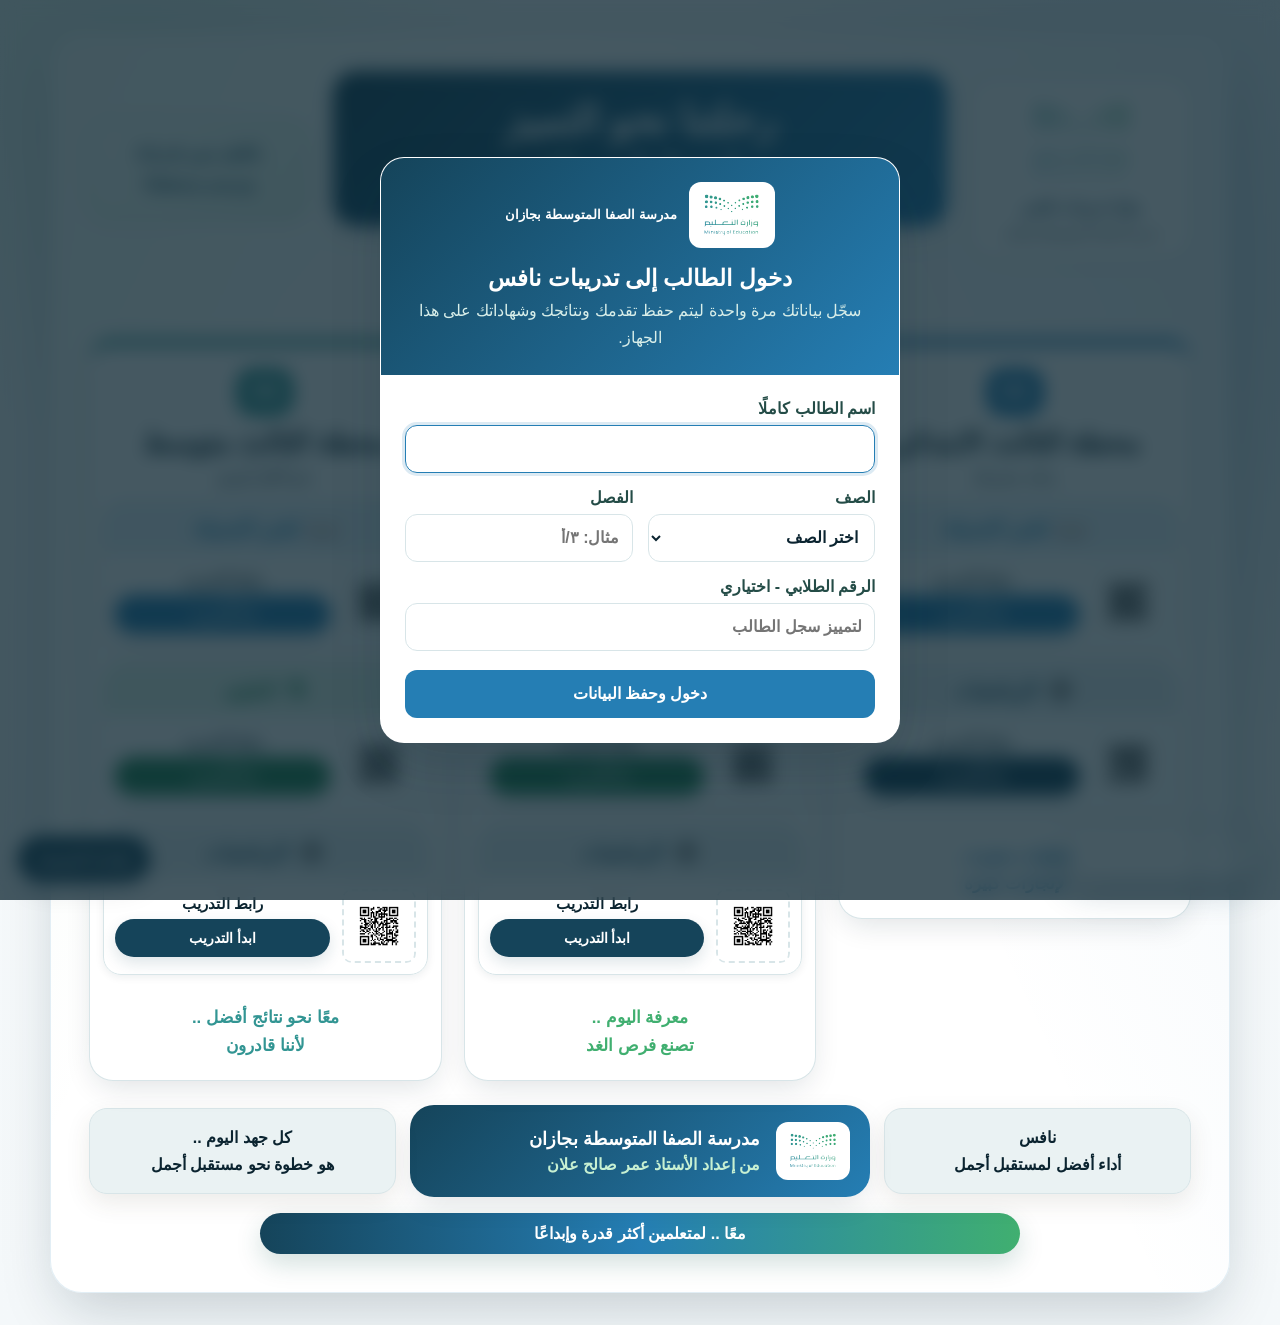
<file: tests/grade6-primary-science.html>
<!DOCTYPE html>
<html lang="ar" dir="rtl">
<head>
<meta charset="utf-8">
<meta name="viewport" content="width=device-width, initial-scale=1, viewport-fit=cover">
<title>تدريبات نافس | العلوم | مدرسة الصفا المتوسطة بجازان</title>
<link rel="preconnect" href="https://fonts.googleapis.com">
<link rel="preconnect" href="https://fonts.gstatic.com" crossorigin>
<link href="https://fonts.googleapis.com/css2?family=Baloo+Bhaijaan+2:wght@500;700;800&family=Tajawal:wght@400;500;700;800&display=swap" rel="stylesheet">
<style>
:root{
  --bg:#eef1fb;--bg2:#dfe5f7;--stage:#1d2152;--stage2:#2b3070;
  --card:#ffffff;--ink:#1c2140;--muted:#5b6285;--line:#d9def0;
  --sun:#ffc43d;--coral:#ff6b6b;--mint:#1fb8a6;--violet:#6e4bd8;
  --ok:#1f9d63;--okbg:#e3f7ec;--no:#e04848;--nobg:#fde8e8;
  --opt:#f6f7fd;--optb:#dfe3f5;
  --fh:'Baloo Bhaijaan 2','Tajawal',system-ui,sans-serif;
  --fb:'Tajawal','Segoe UI',Tahoma,system-ui,sans-serif;
  box-sizing:border-box;
  padding-top:env(safe-area-inset-top,0px);
  padding-bottom:env(safe-area-inset-bottom,0px);
}
@media (prefers-color-scheme:dark){
  :root:not([data-theme="light"]){
    --bg:#12142e;--bg2:#1a1d40;--stage:#0c0e24;--stage2:#1f2354;
    --card:#1e2248;--ink:#eef0ff;--muted:#a8aed3;--line:#343a6e;
    --opt:#262b5a;--optb:#3a4180;--okbg:#153b2e;--nobg:#45202a;
  }
}
:root[data-theme="dark"]{
  --bg:#12142e;--bg2:#1a1d40;--stage:#0c0e24;--stage2:#1f2354;
  --card:#1e2248;--ink:#eef0ff;--muted:#a8aed3;--line:#343a6e;
  --opt:#262b5a;--optb:#3a4180;--okbg:#153b2e;--nobg:#45202a;
}
html{scroll-padding-top:env(safe-area-inset-top,0px)}
*,*::before,*::after{box-sizing:border-box}
body{margin:0;font-family:var(--fb);color:var(--ink);background:var(--bg);
  background-image:radial-gradient(circle at 12% 8%,var(--bg2) 0 120px,transparent 121px),radial-gradient(circle at 92% 30%,var(--bg2) 0 80px,transparent 81px);
  min-height:100%;line-height:1.7;-webkit-font-smoothing:antialiased}
button{font-family:inherit;cursor:pointer}
button:focus-visible,input:focus-visible{outline:3px solid var(--sun);outline-offset:2px}
.wrap{max-width:880px;margin:0 auto;padding:0 16px}

/* Stage header */
.stage{background:var(--stage);color:#fff;position:relative;overflow:hidden}
.stage::after{content:"";position:absolute;inset:auto 0 0 0;height:10px;
  background:repeating-linear-gradient(90deg,var(--sun) 0 22px,var(--coral) 22px 44px,var(--mint) 44px 66px,var(--violet) 66px 88px)}
.topbar{display:flex;align-items:center;justify-content:space-between;gap:12px;padding:14px 0 22px}
.brand{display:flex;align-items:center;gap:12px}
.badge{width:52px;height:52px;border-radius:16px;background:var(--sun);color:var(--stage);display:grid;place-items:center;
  font-family:var(--fh);font-weight:800;font-size:1.05rem;transform:rotate(-6deg);box-shadow:0 4px 0 #c79212}
.brand h1{font-family:var(--fh);font-size:1.5rem;margin:0;line-height:1.1}
.brand p{margin:2px 0 0;font-size:.9rem;opacity:.8}
.iconbtn{background:var(--stage2);color:#fff;border:0;border-radius:12px;width:44px;height:44px;font-size:1.2rem}

.screen{display:none;padding:22px 0 30px}
.screen.on{display:block}

/* Home */
.hero{display:grid;grid-template-columns:1.2fr 1fr;gap:18px;align-items:center;margin-bottom:18px}
.hero h2{font-family:var(--fh);font-size:clamp(1.7rem,4.5vw,2.5rem);line-height:1.15;margin:0 0 8px}
.hero p{margin:0;color:var(--muted);max-width:44ch}
.namebox{background:var(--card);border:2px solid var(--line);border-radius:22px;padding:16px}
.namebox label{font-weight:700;display:block;margin-bottom:6px}
.namebox input{width:100%;font:inherit;font-size:1.1rem;padding:12px 14px;border-radius:14px;border:2px solid var(--optb);background:var(--opt);color:var(--ink)}
.bankcount{margin-top:10px;font-size:.92rem;color:var(--muted)}
.bankcount b{color:var(--ink);font-family:var(--fh);font-size:1.3rem}

.block{background:var(--card);border:2px solid var(--line);border-radius:22px;padding:16px 18px;margin-bottom:14px}
.block h3{font-family:var(--fh);font-size:1.15rem;margin:0 0 10px}
.modes{display:grid;grid-template-columns:repeat(3,1fr);gap:10px}
.mode{border:2px solid var(--optb);background:var(--opt);color:var(--ink);border-radius:18px;padding:14px 12px;text-align:right;position:relative}
.mode .mi{font-size:1.7rem;display:block}
.mode b{font-family:var(--fh);font-size:1.1rem;display:block}
.mode small{color:var(--muted);font-size:.85rem;line-height:1.5;display:block}
.mode[aria-pressed="true"]{border-color:var(--violet);background:color-mix(in srgb,var(--violet) 12%,var(--opt));box-shadow:0 4px 0 var(--violet)}
.chips{display:flex;flex-wrap:wrap;gap:8px}
.chip{border:2px solid var(--optb);background:var(--opt);color:var(--ink);border-radius:999px;padding:7px 14px;font-weight:700;font-size:.93rem}
.chip[aria-pressed="true"]{background:var(--stage);color:#fff;border-color:var(--stage)}
.chip small{opacity:.7;font-weight:500}
.row2{display:grid;grid-template-columns:1fr 1fr;gap:14px}
.go{display:flex;align-items:center;gap:14px;flex-wrap:wrap;margin:6px 0 16px}
.btn{font-family:var(--fh);font-weight:800;font-size:1.3rem;border:0;border-radius:18px;padding:12px 30px;background:var(--sun);color:var(--stage);box-shadow:0 5px 0 #c79212;transition:transform .08s}
.btn:active{transform:translateY(3px);box-shadow:0 2px 0 #c79212}
.btn:disabled{opacity:.5;cursor:not-allowed}
.btn.alt{background:var(--mint);color:#fff;box-shadow:0 5px 0 #138676}
.ghost{background:transparent;border:2px solid var(--optb);color:var(--ink);border-radius:14px;padding:9px 16px;font-weight:700}
.pooltxt{color:var(--muted);font-weight:700}
.lb{width:100%;border-collapse:collapse;font-size:.95rem}
.lb td{padding:7px 6px;border-bottom:1px dashed var(--line)}
.lb td:first-child{width:36px;font-family:var(--fh);font-weight:800;color:var(--violet)}
.lb td:last-child{text-align:left;font-weight:800}
.empty{color:var(--muted);margin:0}
details.notes summary{cursor:pointer;font-family:var(--fh);font-weight:700;font-size:1.05rem}
details.notes ul{margin:8px 0 0;padding-inline-start:20px;color:var(--muted);font-size:.93rem}

/* Quiz HUD */
.hud{display:flex;align-items:center;justify-content:space-between;gap:10px;margin-bottom:10px}
.pills{display:flex;gap:8px;flex-wrap:wrap}
.pill{background:var(--card);border:2px solid var(--line);border-radius:999px;padding:5px 12px;font-weight:800;font-size:.95rem;white-space:nowrap}
.ring{position:relative;width:62px;height:62px;flex:0 0 auto}
.ring svg{width:62px;height:62px;transform:rotate(-90deg)}
.ring circle{fill:none;stroke-width:5}
.ring .rb{stroke:var(--line)}
.ring .rf{stroke:var(--mint);stroke-linecap:round;stroke-dasharray:119.38;transition:stroke-dashoffset 1s linear,stroke .3s}
.ring.hot .rf{stroke:var(--coral)}
.ring span{position:absolute;inset:0;display:grid;place-items:center;font-family:var(--fh);font-weight:800;font-size:1.25rem}
.track{height:10px;background:var(--line);border-radius:99px;overflow:hidden;margin-bottom:12px}
.track div{height:100%;width:0;background:linear-gradient(90deg,var(--mint),var(--violet));transition:width .4s}
.lifes{display:flex;gap:8px;flex-wrap:wrap;margin-bottom:12px}
.lifes button{border:2px dashed var(--optb);background:var(--card);color:var(--ink);border-radius:12px;padding:6px 12px;font-weight:700;font-size:.9rem}
.lifes button:disabled{opacity:.35;text-decoration:line-through;cursor:not-allowed}
.lifes.off button{pointer-events:none;opacity:.35}

.qcard{background:var(--card);border-radius:26px;padding:20px 20px 18px;border:2px solid var(--line);box-shadow:0 8px 0 var(--bg2);position:relative}
.qtags{display:flex;gap:8px;flex-wrap:wrap;margin-bottom:6px}
.tag{font-size:.8rem;font-weight:700;padding:3px 10px;border-radius:99px;background:var(--opt);border:1px solid var(--optb);color:var(--muted)}
.skill{font-size:.88rem;color:var(--muted);margin:2px 0 8px}
.qtext{font-family:var(--fb);font-size:clamp(1.15rem,3.2vw,1.45rem);font-weight:800;line-height:1.8;margin:0 0 12px}
.qtext u{text-decoration-thickness:3px;text-underline-offset:6px;text-decoration-color:var(--coral)}
.fig{background:#fff;color:#1c2140;border:2px solid #e3e7f5;border-radius:18px;padding:12px;margin:0 0 14px;overflow-x:auto;text-align:center}
.fig svg{max-width:100%;height:auto;vertical-align:middle}
.fig .cap{font-weight:800;margin-bottom:4px}
.opts{display:grid;grid-template-columns:1fr 1fr;gap:10px}
.opt{display:flex;align-items:center;gap:10px;text-align:right;border:2px solid var(--optb);background:var(--opt);color:var(--ink);
  border-radius:16px;padding:10px 12px;font-size:1.12rem;font-weight:700;min-height:60px;transition:transform .08s,border-color .15s}
.opt:hover:not(:disabled){border-color:var(--violet)}
.opt:active:not(:disabled){transform:scale(.98)}
.opt .lt{flex:0 0 36px;height:36px;border-radius:12px;background:var(--stage);color:#fff;display:grid;place-items:center;font-family:var(--fh);font-weight:800}
.opt .ot{flex:1;min-width:0}
.opt .ot svg{background:#fff;border-radius:10px;padding:2px;max-width:100%;height:auto}
.opt .ot table{background:#fff;color:#1c2140}
.opt.ok{border-color:var(--ok);background:var(--okbg)}
.opt.ok .lt{background:var(--ok)}
.opt.no{border-color:var(--no);background:var(--nobg)}
.opt.no .lt{background:var(--no)}
.opt.gone{visibility:hidden}
.opt:disabled{cursor:default}
.fb{margin-top:14px;border-radius:16px;padding:0;overflow:hidden;max-height:0;transition:max-height .35s}
.fb.show{max-height:600px;padding:12px 14px}
.fb.good{background:var(--okbg);border:2px solid var(--ok)}
.fb.bad{background:var(--nobg);border:2px solid var(--no)}
.fb b{font-family:var(--fh);font-size:1.15rem}
.fb p{margin:4px 0 0}
.qnav{display:flex;justify-content:space-between;align-items:center;margin-top:16px;gap:10px}
.shake{animation:shake .4s}
@keyframes shake{20%,60%{transform:translateX(-7px)}40%,80%{transform:translateX(7px)}}
.float{position:fixed;font-family:var(--fh);font-weight:800;font-size:1.6rem;color:var(--ok);pointer-events:none;animation:up 1s forwards;z-index:9}
@keyframes up{to{transform:translateY(-60px);opacity:0}}

/* math bits */
.eq{direction:ltr;unicode-bidi:isolate;display:inline-block;white-space:nowrap}
.fr{display:inline-flex;flex-direction:column;align-items:center;vertical-align:middle;line-height:1.15;margin:0 .15em;font-weight:800}
.fr>span:first-child{border-bottom:2.5px solid currentColor;padding:0 .25em}
.dt{border-collapse:collapse;margin:0 auto;font-size:.98rem}
.dt th,.dt td{border:1.5px solid #9aa3c7;padding:5px 12px;text-align:center}
.dt th{background:#e8ecfa}
.pt{border-collapse:collapse;margin:0 auto;min-width:240px}
.pt caption{font-weight:800;padding-bottom:6px}
.pt th,.pt td{border:1.5px solid #9aa3c7;padding:4px 10px;text-align:right}
.pt th{background:#fff4d6;white-space:nowrap}
.pt tr.key th,.pt tr.key td{background:#f1f3fb;font-size:.92rem}
.ic{font-size:1.45rem;line-height:1.2;display:inline-block}
.hf{width:.62em;overflow:hidden;vertical-align:bottom;white-space:nowrap}
.rowf{display:flex;align-items:center;justify-content:center;gap:10px;flex-wrap:wrap}
.pricetag{border:2px dashed #1c2140;border-radius:10px;padding:4px 12px;font-weight:800}
.stk{display:flex;gap:6px;justify-content:center;flex-wrap:wrap}
.stk div{width:44px;border:2px solid #9aa3c7;border-radius:8px;background:#f7f9ff;text-align:center}
.stk div span{display:block;font-size:1.5rem;line-height:1.5}
.stk div small{display:block;border-top:1px solid #9aa3c7;font-weight:800}
.big{font-size:2.3rem;line-height:1.2}
.grp{text-align:center;padding:4px 14px}
.grp small{font-weight:800}

/* Result */
.res{text-align:center}
.stars{font-size:3rem;letter-spacing:6px;color:var(--line)}
.stars .on{color:var(--sun);text-shadow:0 3px 0 #c79212}
.res h2{font-family:var(--fh);font-size:clamp(1.8rem,5vw,2.6rem);margin:4px 0}
.score{font-family:var(--fh);font-size:clamp(3rem,10vw,4.6rem);font-weight:800;color:var(--violet);line-height:1}
.stats{display:grid;grid-template-columns:repeat(4,1fr);gap:10px;margin:18px 0}
.stat{background:var(--card);border:2px solid var(--line);border-radius:18px;padding:10px}
.stat b{display:block;font-family:var(--fh);font-size:1.6rem}
.stat span{color:var(--muted);font-size:.88rem}
.acts{display:flex;justify-content:center;gap:10px;flex-wrap:wrap;margin-bottom:18px}
.rv{background:var(--card);border:2px solid var(--line);border-radius:18px;padding:12px 14px;margin-bottom:10px;text-align:right}
.rv .rq{font-weight:800}
.rv .ra{display:flex;flex-wrap:wrap;gap:8px;margin:8px 0 4px}
.rv .ra span{border-radius:10px;padding:3px 10px;font-weight:700}
.rv .x{background:var(--nobg);color:var(--no)}
.rv .c{background:var(--okbg);color:var(--ok)}
.rv .fig{padding:8px;margin:8px 0}
.rv p{margin:0;color:var(--muted)}

footer{text-align:center;color:var(--muted);font-size:1rem;font-weight:700;padding:14px 0 26px}
footer a{color:var(--violet);font-weight:800;text-decoration:underline;text-underline-offset:4px}
#cf{position:fixed;inset:0;pointer-events:none;z-index:8}
.toast{position:fixed;bottom:calc(20px + env(safe-area-inset-bottom,0px));left:50%;transform:translateX(-50%);background:var(--stage);color:#fff;padding:10px 18px;border-radius:14px;font-weight:700;z-index:10}

@media (max-width:640px){
  .hero,.row2{grid-template-columns:1fr}
  .modes{grid-template-columns:1fr}
  .opts{grid-template-columns:1fr}
  .stats{grid-template-columns:repeat(2,1fr)}
  .qcard{padding:16px 14px}
}
@media (prefers-reduced-motion:reduce){*{animation:none!important;transition:none!important}}
</style>
</head>
<body>
<div class="stage">
  <div class="wrap topbar">
    <div class="brand">
      <div class="badge">نافس</div>
      <div><h1>تدريبات نافس</h1><p>العلوم · الصف السادس الابتدائي</p></div>
    </div>
    <div style="display:flex;gap:8px"><button class="iconbtn" id="homeBtn" aria-label="الرجوع للصفحة الرئيسية" title="الصفحة الرئيسية">🏠</button><button class="iconbtn" id="snd" aria-label="تشغيل الصوت أو إيقافه">🔊</button></div>
  </div>
</div>

<main class="wrap">
  <!-- HOME -->
  <section id="home" class="screen on">
    <div class="hero">
      <div>
        <h2>جاهز تتحدّى نفسك يا عالِم المستقبل؟</h2>
        <p>أسئلة نافس للعلوم في مجالاتها الأربعة: علوم الحياة، والعلوم الفيزيائية، والعلوم الكيميائية، وعلوم الأرض والفضاء — من النماذج المحاكية والتجميعات وبرامج تحسين نواتج التعلم. أجب بسرعة لتجمع نقاطًا أكثر، وحافظ على سلسلة الإجابات الصحيحة.</p>
      </div>
      <div class="namebox">
        <label for="nm">اسم المتسابق/ة</label>
        <input id="nm" maxlength="30" placeholder="اكتب اسمك هنا" autocomplete="off">
        <div class="bankcount">في بنك الأسئلة <b id="bankN">0</b> سؤالاً مدققاً</div>
      </div>
    </div>

    <div class="block">
      <h3>اختر طريقة اللعب</h3>
      <div class="modes" id="modes">
        <button class="mode" data-m="challenge" aria-pressed="true"><span class="mi">⚡</span><b>التحدّي</b><small>45 ثانية لكل سؤال، 3 قلوب، ووسائل مساعدة.</small></button>
        <button class="mode" data-m="practice" aria-pressed="false"><span class="mi">📝</span><b>اختبار ذاتي</b><small>بلا وقت، مع شرح الحل بعد كل سؤال.</small></button>
        <button class="mode" data-m="review" aria-pressed="false"><span class="mi">🔁</span><b>مراجعة أخطائي</b><small>الأسئلة التي أخطأت فيها سابقاً فقط.</small></button>
      </div>
    </div>

    <div class="row2">
      <div class="block"><h3>المجال العلمي</h3><div class="chips" id="cats"></div></div>
      <div class="block"><h3>المصدر</h3><div class="chips" id="srcs"></div></div>
    </div>
    <div class="block"><h3>عدد الأسئلة</h3><div class="chips" id="cnts"></div></div>

    <div class="go">
      <button class="btn" id="start">ابدأ التحدّي</button>
      <span class="pooltxt" id="pool"></span>
    </div>

    <div class="block">
      <h3>لوحة الأبطال على هذا الجهاز</h3>
      <div id="lb"></div>
    </div>
  </section>

  <!-- QUIZ -->
  <section id="quiz" class="screen">
    <div class="hud">
      <div class="pills">
        <span class="pill" id="hQ">1 / 10</span>
        <span class="pill" id="hS">⭐ 0</span>
        <span class="pill" id="hK">🔥 0</span>
        <span class="pill" id="hL">❤️❤️❤️</span>
      </div>
      <div class="ring" id="ring"><svg viewBox="0 0 44 44"><circle cx="22" cy="22" r="19" class="rb"/><circle cx="22" cy="22" r="19" class="rf" id="rf"/></svg><span id="tt">45</span></div>
    </div>
    <div class="track"><div id="prog"></div></div>
    <div class="lifes" id="life">
      <button data-l="half">✂️ احذف إجابتين</button>
      <button data-l="time">⏱️ أضف 15 ثانية</button>
      <button data-l="skip">⏭️ تخطَّ السؤال</button>
    </div>
    <div id="qbox"></div>
    <div class="qnav">
      <button class="ghost" id="quit">إنهاء الجولة</button>
      <button class="btn alt" id="next" hidden>السؤال التالي</button>
    </div>
  </section>

  <!-- RESULT -->
  <section id="result" class="screen"></section>
</main>
<footer>مدرسة الصفا المتوسطة بجازان &nbsp;·&nbsp; من إعداد الأستاذ عمر صالح علان</footer>
<canvas id="cf"></canvas>

<script>
const AR='٠١٢٣٤٥٦٧٨٩';
function ar(s){return String(s).replace(/(<[^>]*>)|(&[a-zA-Z#0-9]+;)|(\d)/g,(m,t,en,d)=>t||en||AR[d]);}
/* ============ بنك الأسئلة ============ */
const QS=[];
function q(c,s,k,t,o,e,v){QS.push({id:QS.length,c,s,k,t,o,e,v:v||''})}
function tbl(head,rows){return `<table class="dt"><tr>${head.map(x=>`<th>${x}</th>`).join('')}</tr>${rows.map(r=>`<tr>${r.map(x=>`<td>${x}</td>`).join('')}</tr>`).join('')}</table>`}
const CAT={life:['🌱','علوم الحياة'],phys:['⚡','العلوم الفيزيائية'],chem:['🧪','العلوم الكيميائية'],earth:['🌍','علوم الأرض والفضاء']};
const SRC={n3:'نموذج الاختبار ٠٣',n5:'نموذج الاختبار ٠٥',t2:'اختبارات الفصل الثاني',h:'تجميعات نافس ١٤٤٥هـ',b:'برنامج تحسين نواتج التعلم',a:'الأنشطة والمهام الأدائية',z:'تعزيز نواتج التعلم'};
// ملاحظة: الخيار الأول هو الصحيح دائمًا، وتُخلط الخيارات عند العرض.
const LC='الخلية وتراكيبها',LG='الوراثة والصفات',LP='النباتات وعملياتها',LE='الأنظمة البيئية',LB='أجهزة الجسم',LT='تصنيف المخلوقات الحية',LA='التكيف والبقاء',
PM='الحركة والقوة',PE='الطاقة وتحولاتها',PW='الشغل والآلات البسيطة',PS='الصوت والضوء',PC='الكهرباء والمغناطيسية',PH='الحرارة وانتقالها',
CM='المادة وخصائصها',CS='المخاليط والمحاليل',CR='التغيرات والتفاعلات الكيميائية',CA='الذرة والعناصر',
EG='الصخور والمعادن',EP='باطن الأرض والصفائح',ES='تشكّل سطح الأرض',EW='الطقس والمناخ',ER='موارد الأرض وحمايتها',EA='الفلك والفضاء';

/* ---------- نموذج الاختبار 03 ---------- */
q('earth','n3',EG,'الرخام والنايس يُعدّان من أنواع:',['الصخور المتحولة','الصخور الرسوبية','الصخور النارية','المعادن'],'تتكون الصخور المتحولة من صخور أخرى بفعل الضغط والحرارة، ومنها الرخام والنايس.');
q('earth','n3',ES,'ماذا نسمي عملية نقل فتات الصخور الناتج عن التجوية من مكان إلى آخر؟',['التعرية','التجوية','الترسيب','التحلل'],'التجوية تفتّت الصخور، والتعرية تنقل الفتات، والترسيب يُرسيه في مكان جديد.');
q('earth','n3',ER,'أيّ الموارد التالية يمكن استخدامه بشكل مستمر؟',['الشمس','الذهب','النفط','الفحم الحجري'],'الشمس مصدر متجدد لا ينفد، أما البقية فموارد غير متجددة.');
q('earth','n3',ER,'ما المقصود بخزان المياه الجوفية؟',['مياه مختزنة في طبقات الصخور','نوع من محطات معالجة المياه','محيط مالح','بحيرة صناعية'],'المياه الجوفية تتسرب في التربة وتُختزن في مسامات الصخور وشقوقها.');
q('phys','n3',PE,'أيّ العبارات التالية تصف تحوّل الطاقة في الكرة عند ركلها إلى الأعلى؟',['طاقة الحركة تتحول إلى طاقة وضع','طاقة الحركة تتحول إلى طاقة كيميائية','طاقة الوضع تتحول إلى حركة','طاقة الوضع تتحول إلى طاقة كيميائية'],'كلما ارتفعت الكرة قلّت سرعتها وزاد ارتفاعها، فتتحول طاقتها الحركية إلى طاقة وضع.');
q('phys','n3',PM,'ماذا يسمى تباطؤ سرعة الجسم المتحرك أو تزايدها؟',['تسارع','قوة','قصور ذاتي','احتكاك'],'التسارع هو معدل تغيّر السرعة بالزيادة أو النقصان أو تغيّر الاتجاه.');
q('chem','n3',CR,'نسمي المواد الموجودة قبل حدوث التفاعل الكيميائي بالمواد:',['المتفاعلة','الناتجة','المتعادلة','المحفِّزة'],'المواد المتفاعلة قبل التفاعل، والمواد الناتجة بعده.');
q('life','n3',LE,'تحصل الغزلان على الكربون من:',['تناول الأعشاب','الهواء مباشرة','البناء الضوئي','ماء المطر'],'الغزلان مستهلكات عاشبة تحصل على الكربون من النباتات التي تأكلها.');
q('life','n3',LP,'عضو التكاثر في النباتات مغطاة البذور هو:',['الأزهار','الورود','الثمار','الأبواغ'],'الزهرة عضو التكاثر في النباتات الزهرية (مغطاة البذور).');
q('earth','n3',EA,'أيّ العبارات التالية سبب لحدوث الفصول الأربعة؟',['دوران الأرض حول الشمس','حركة الأرض حول محورها','دوران الأرض حول القمر','دوران القمر حول الأرض'],'تحدث الفصول بدوران الأرض حول الشمس مع ميل محورها.');
q('phys','n3',PC,'ماذا نسمي إمكانية سريان الكهرباء في أكثر من مسار؟',['التوصيل على التوازي','التوصيل على التوالي','دائرة واحدة','التوصيل على التساوي'],'في التوصيل على التوازي يوجد أكثر من مسار للتيار.');
q('earth','n3',EA,'لماذا لا تبتعد الأرض عن مدارها حول الشمس؟',['لأن قوة الجاذبية والقصور الذاتي تُبقيانها في مدارها','بسبب دوران الشمس حول الأرض','لأن القمر يجذب الأرض','لأن الأرض لا تتحرك'],'جاذبية الشمس تسحب الأرض نحوها، والقصور الذاتي يجعلها تستمر في الحركة، فتبقى في مدارها.');
q('chem','n3',CM,'أيّ مما يلي ليس من الخصائص الفيزيائية؟',['الصدأ','القساوة','درجة الغليان','الكثافة'],'الصدأ تغيّر كيميائي ينتج مادة جديدة، فهو خاصية كيميائية.');
q('chem','n3',CS,'عملية الترشيح تُستخدم لفصل مواد:',['صلبة عن سائلة','سائلة عن سائلة','غازية عن سائلة','صلبة عن صلبة'],'ورق الترشيح يحجز المادة الصلبة ويسمح للسائل بالمرور.');
q('chem','n3',CA,'ماذا نسمي الجسيمات سالبة الشحنة التي تدور حول نواة الذرة؟',['الإلكترونات','البروتونات','النيوترونات','الفوتونات'],'البروتونات موجبة والنيوترونات متعادلة داخل النواة، والإلكترونات سالبة تدور حولها.');
q('life','n3',LT,'إلى أيّ مملكة من ممالك المخلوقات الحية تُصنَّف الخميرة؟',['الفطريات','الطلائعيات','النباتات','الحيوانات'],'الخميرة فطر وحيد الخلية.');
q('life','n3',LC,'ما المادة الموجودة داخل البلاستيدات الخضراء وتساعد في امتصاص أشعة الشمس؟',['الكلوروفيل','الميتوكندريا','الكروموسوم','الريبوسوم'],'الكلوروفيل صبغة خضراء تمتص الضوء اللازم للبناء الضوئي.');
q('life','n3',LA,'لماذا يفتح نبات الصبار ثغوره في الليل ويغلقها في النهار؟',['لكي لا يتبخر الماء من ثغوره في النهار','لأنه لا يحتاج إلى أشعة الشمس لينمو','لأن ثغوره لا تفتح في وجود الضوء','لأنه يتنفس ليلًا فقط'],'تكيّف يقلل فقد الماء في حرارة النهار الشديدة.');
q('life','n3',LE,'يُعدّ الضفدع في السلسلة الغذائية (عشب ← جرادة ← ضفدع ← أفعى):',['مستهلكًا ثانويًّا','منتجًا','مستهلكًا أوليًّا','محلِّلًا'],'العشب منتج، والجرادة مستهلك أولي، والضفدع يأكل الجرادة فهو مستهلك ثانوي.');
q('life','n3',LG,'أيّ الأشكال التالية هو من أشكال التكاثر الجنسي؟',['الاقتران','الانشطار الثنائي','التبرعم','الانقسام'],'الاقتران يتضمن تبادل مادة وراثية بين خليتين، أما البقية فتكاثر لاجنسي.');
q('earth','n3',EW,'ما الصفة التي تميّز عين الإعصار في الأعاصير الحلزونية؟',['الضغط الجوي المنخفض','الضغط الجوي المرتفع','سرعة الرياح العالية جدًا','هطول شديد للأمطار'],'عين الإعصار منطقة هادئة ذات ضغط جوي منخفض جدًا.');
q('earth','n3',EW,'من خلال بيانات أقل درجات حرارة مسجلة في مناطق المملكة، أيّ العبارات صحيحة؟',['أقل درجة حرارة في حائل','أقل درجة حرارة في عرعر','درجة الحرارة في عرعر أعلى من رفحاء','أعلى درجة حرارة في طريف'],'حائل سجلت −٦ وهي الأدنى في الجدول.',tbl(['المدينة','درجة الحرارة (°س)'],[['حائل','−6'],['طريف','−5'],['القريات','−5'],['رفحاء','−3'],['عرعر','−3'],['طبرجل','−3'],['سكاكا','−2'],['حفر الباطن','−1'],['تبوك','−1']]));
q('phys','n3',PS,'ما مبدأ عمل أجهزة السونار (الموجات فوق الصوتية)؟',['ارتداد موجات الصوت عن الجسم','مرور موجات الصوت في الجسم','زيادة سرعة الصوت في المواد المختلفة','تحديد موقع الأجسام في الفضاء الخارجي'],'يرسل السونار موجات صوتية ثم يستقبل صداها المرتد لتحديد المسافة والموقع.');
q('phys','n3',PS,'أيّ مما يلي من المواد شبه الشفافة؟',['البلاستيك المصنفر','المرآة','الحديد','الخشب'],'المادة شبه الشفافة تسمح بمرور جزء من الضوء فقط.');
q('phys','n3',PM,'ما الذي يعنيه وجود طفلين يشدّان حبلًا بينهما بنفس القوة؟',['قوى متزنة','الجاذبية','الحركة','قوة غير متزنة'],'القوتان متساويتان ومتعاكستان فمحصلتهما صفر ولا يتحرك الحبل.');
q('life','n3',LG,'تختلف ألوان البشرة بين الطلاب في مدرستك بسبب:',['انتقال هذه الصفة من آبائهم','اختلاف بيئاتهم','نوع غذائهم','انتقال العدوى البكتيرية'],'لون البشرة صفة وراثية تنتقل من الآباء إلى الأبناء.');
q('life','n3',LB,'عندما يُصاب أحد أفراد أسرتك بمرض معدٍ، فما أهم إجراء يمكن القيام به داخل الأسرة؟',['عزل المريض حتى يتعافى','ترك المريض وعدم متابعته','زيادة جرعة الدواء','إيقاف الدواء بعد زوال الأعراض'],'العزل يمنع انتقال العدوى إلى بقية الأسرة.');
q('life','n3',LA,'لماذا يكون لون الضبّ مشابهًا للون بيئته التي يعيش فيها؟',['ليختفي من الأعداء','ليحصل على الغذاء','ليتكاثر','ليحتمي من أشعة الشمس'],'التمويه تكيّف يساعده على الاختباء من المفترسات.');
q('life','n3',LA,'لماذا تكون أوراق النباتات في المناطق الجافة مغطاة بطبقة شمعية سميكة؟',['تقلل من فقدان الماء من جسم النبات','تحميها من الحيوانات العاشبة','تزيد من عملية البناء الضوئي','تساعد في عملية التلقيح'],'الطبقة الشمعية تقلل تبخر الماء في البيئات الجافة.');
q('life','n3',LB,'ما الترتيب الصحيح لمرور اللقمة الغذائية في الجهاز الهضمي؟',['بلعوم ← معدة ← أمعاء دقيقة ← أمعاء غليظة','بلعوم ← أمعاء دقيقة ← معدة ← أمعاء غليظة','معدة ← أمعاء دقيقة ← بلعوم ← أمعاء غليظة','بلعوم ← أمعاء دقيقة ← أمعاء غليظة ← معدة'],'يمر الطعام من الفم إلى البلعوم فالمريء فالمعدة ثم الأمعاء الدقيقة فالغليظة.');

/* ---------- نموذج الاختبار 05 ---------- */
q('earth','n5',EG,'ما الخاصية التي تصف مظهر الصخر من حيث حجم حبيباته وترتيبها؟',['النسيج','البريق','الخشونة','اللون'],'نسيج الصخر يصف حجم الحبيبات المكونة له وشكلها وترتيبها.');
q('earth','n5',EP,'أيّ جزء من الأرض يتكون من صخور قريبة من درجة الانصهار؟',['الغلاف اللدن','القشرة الأرضية','الغلاف الصخري','الستار السفلي'],'الغلاف اللدن طبقة من الستار صخورها قريبة من الانصهار فتنساب ببطء.');
q('earth','n5',ER,'كيف يمكننا أن نحافظ على جودة المياه في بيئتنا؟',['عدم رمي المخلفات فيها','السباحة','صيد الأسماك','ري المحاصيل'],'رمي المخلفات يلوث المياه، وتجنّبه يحافظ على جودتها.');
q('earth','n5',ER,'أين يوجد الماء العذب؟',['في الأنهار','في المحيطات','في البحار','في الأنهار والبحار معًا'],'مياه البحار والمحيطات مالحة، أما الأنهار فمياهها عذبة.');
q('phys','n5',PE,'ماذا يمتلك الجسم المرتفع عن سطح الأرض؟',['طاقة وضع','طاقة كهربائية','طاقة حركية','طاقة ضوئية'],'طاقة الوضع طاقة مختزنة بسبب ارتفاع الجسم.');
q('phys','n5',PM,'ما القوة التي تقلل من سرعة الجسم على سطح الأرض؟',['الاحتكاك','التسارع','القصور الذاتي','السرعة المتجهة'],'الاحتكاك قوة تعاكس الحركة بين السطحين المتلامسين.');
q('life','n5',LP,'لا تحدث عملية البناء الضوئي دون تزويدها بالطاقة، فما الوصف المناسب لها؟',['التفاعل الماص للطاقة','التفاعل الطارد للطاقة','المعادلة الكيميائية','الخاصية الكيميائية'],'البناء الضوئي يمتص طاقة الضوء ليصنع الغذاء.');
q('life','n5',LP,'المركّب الذي تكوّنه المنتجات في عملية البناء الضوئي هو:',['سكر الجلوكوز','الأكسجين','الماء','ثاني أكسيد الكربون'],'يصنع النبات سكر الجلوكوز غذاءً له، ويطلق الأكسجين.');
q('life','n5',LP,'ماذا تسمى عملية انتقال حبوب اللقاح من المتك إلى الميسم؟',['التلقيح','الأبواغ','البويضات','الإخصاب'],'التلقيح انتقال حبوب اللقاح، ويليه الإخصاب.');
q('earth','n5',EA,'أيّ الظواهر التالية تحدث بسبب دوران الأرض حول الشمس؟',['الفصول الأربعة','أطوار القمر','خسوف القمر','تعاقب الليل والنهار'],'تعاقب الليل والنهار سببه دوران الأرض حول نفسها، والفصول سببها دورانها حول الشمس.');
q('phys','n5',PM,'انطلقت سيارة من السكون في اتجاه الشرق فوصلت سرعتها إلى 280 كم/ساعة في 7 ثوانٍ. ما معدل تسارعها؟',['40 (كم/ساعة) لكل ثانية','4 (كم/ساعة) لكل ثانية','7 (كم/ساعة) لكل ثانية','70 (كم/ساعة) لكل ثانية'],'التسارع = التغير في السرعة ÷ الزمن = 280 ÷ 7 = 40.');
q('chem','n5',CR,'أيّ مما يلي يُعدّ تغيّرًا من التغيرات الكيميائية؟',['صدأ الحديد','تهشيم الزجاج','انصهار الثلج','تقطيع الورق'],'الصدأ ينتج مادة جديدة (أكسيد الحديد)، والبقية تغيّرات فيزيائية.');
q('chem','n5',CA,'ما أقل عدد من الذرات يمكن أن يشكّل مركّبًا؟',['2','1','3','4'],'المركب يتكوّن من عنصرين مختلفين على الأقل، أي ذرتين على الأقل.');
q('life','n5',LT,'أيّ المخلوقات الحية تستطيع العيش في ظروف بيئية قاسية جدًا كأعماق المحيطات؟',['البكتيريا البدائية','الفطريات','البكتيريا الحقيقية','النباتات'],'البكتيريا البدائية تعيش في بيئات شديدة الحرارة أو الملوحة أو بلا أكسجين.');
q('life','n5',LC,'أيّ العبارات التالية صحيحة للتمييز بين الخلية الحيوانية والخلية النباتية؟',['للخلية النباتية فجوة كبيرة','للخلية الحيوانية جدار خلوي','ليس للخلية النباتية نواة','للخلية الحيوانية بلاستيدات'],'الفجوة في الخلية النباتية كبيرة، والجدار والبلاستيدات خاصة بالنباتية.');
q('life','n5',LP,'هل تحدث عملية البناء الضوئي في الظلام؟',['لا تحدث إطلاقًا','تحدث أحيانًا','تحدث دائمًا','تحدث في بعض النباتات فقط'],'البناء الضوئي يحتاج إلى الضوء مصدرًا للطاقة.');
q('life','n5',LE,'ماذا يحدث عندما تتغذى المخلوقات المحلِّلة على بقايا المخلوقات الميتة؟',['تنتقل الطاقة إلى المحللات','لا تنتقل الطاقة إلى المحللات','تتساوى طاقة المحللات قبل التغذي وبعده','تصبح طاقة المحللات أقل بعد التغذي'],'المحللات تحصل على طاقتها من البقايا التي تحللها.');
q('life','n5',LG,'الخميرة تتكاثر بنمو بروز صغير على الخلية الأم، ماذا يسمّى هذا النوع من التكاثر؟',['التبرعم','الاقتران','الانشطار','الانقسام'],'البرعم ينمو على الخلية الأم ثم ينفصل مكوّنًا فردًا جديدًا.');
q('earth','n5',EW,'ماذا يسبّب هطول الأمطار في أثناء وجود طبقة رقيقة من الهواء البارد قريبًا من سطح الأرض؟',['العواصف الجليدية','العواصف الرملية','الأعاصير الحلزونية','العواصف الرعدية'],'تتجمد قطرات المطر عند ملامستها الهواء البارد أو السطح فتتكون عاصفة جليدية.');
q('earth','n5',ER,'من خلال الجدول، أيّ الدول تستغل طاقة الرياح بشكل أكبر؟',['الصين','الهند','ألمانيا','فرنسا'],'الصين نسبتها 45.4% وهي الأعلى.',tbl(['الدولة','النسبة العالمية لإنتاج طاقة الرياح'],[['الصين','45.4%'],['ألمانيا','10.3%'],['الولايات المتحدة','9.4%'],['الهند','4.5%'],['كندا','3.6%'],['فرنسا','2.0%']]));
q('earth','n5',EP,'ما إمكانية استعمال أجهزة السونار لتحديد بعض معالم باطن الأرض؟',['ممكن','غير ممكن','مستحيل','نادر'],'الموجات الصوتية تنتقل في الصخور وترتد عن الطبقات، فيمكن دراسة باطن الأرض بها.');
q('phys','n5',PS,'ما المرآة التي تُظهر الأجسام بأحجامها الطبيعية؟',['المرآة المستوية','المرآة المحدبة','المرآة المقعرة','المرآتان المقعرة والمستوية'],'المرآة المستوية تكوّن صورة مساوية للجسم في الحجم.');
q('phys','n5',PM,'لماذا يُستخدم الزيت في محركات السيارات؟',['لتقليل الاحتكاك','لتقليل الكتلة','لتقليل الجاذبية','لزيادة الاحتكاك'],'الزيت يقلل الاحتكاك بين أجزاء المحرك المتحركة.');
q('life','n5',LG,'إذا كان لكلا الأبوين غمازات، ولكنهما يحملان جين الصفة المتنحية، فأيّ العبارات صحيحة؟',['لا يُشترط أن تظهر هذه الصفة في الأبناء','يكون للأبناء جميعًا غمازات','تظهر في الإناث فقط','هذه الصفة لا تنتقل عن طريق الوراثة'],'قد يرث الابن الجينين المتنحيين من الأبوين فلا تظهر عليه الصفة.');
q('life','n5',LB,'ما الخطورة التي تميّز المرض المعدي عن غيره من الأمراض؟',['سهولة الانتشار','قوة الإصابة','عدم توفر علاج له','طول مدة الإصابة'],'المرض المعدي ينتقل من شخص لآخر.');
q('life','n5',LA,'كيف تستطيع الحرباء أن تتكيف في بيئتها؟',['تتشابه مع البيئة من حولها','لها أسنان حادة','تجري بسرعة','تفرز مادة سامة'],'تغيّر لونها لتشبه ما حولها فتختفي عن أعدائها.');
q('life','n5',LP,'ما السبب في أن الحزازيات تنمو بالقرب من سطح الأرض؟',['ليس لها أوعية ناقلة','أوراقها صغيرة جدًا','لا تقوم بعملية البناء الضوئي','سيقانها قصيرة جدًا'],'الحزازيات نباتات لاوعائية ينتقل فيها الماء ببطء من خلية لأخرى.');
q('life','n5',LB,'أيّ العمليات التالية تُسهم في تحوّل السكر إلى طاقة؟',['التنفس','الإخراج','النمو','الهضم'],'في التنفس الخلوي يتحد السكر مع الأكسجين فتنطلق الطاقة.');

/* ---------- اختبارات الفصل الدراسي الثاني ---------- */
q('life','t2',LE,'مخلوقات حية تستطيع إنتاج غذائها بنفسها:',['المنتجات','المستهلكات','المحلِّلات','المستقبلات'],'المنتجات كالنباتات تصنع غذاءها بالبناء الضوئي.');
q('life','t2',LE,'أيّ المخلوقات الحية التالية لا يُعدّ من المحللات؟',['الطحالب','البكتيريا','الديدان','الفطريات'],'الطحالب منتجات تقوم بالبناء الضوئي.');
q('life','t2',LE,'كيف تحصل المنتجات التي تعيش في قاع المحيط على الطاقة؟',['من مواد كيميائية','من النباتات','من الشمس','من المستهلكات'],'لا يصل الضوء إلى القاع، فتصنع بعض البكتيريا غذاءها من مواد كيميائية.');
q('life','t2',LE,'نموذج يمثّل مسار انتقال الطاقة في المواد الغذائية من مخلوق حي إلى آخر:',['السلسلة الغذائية','الشبكة الغذائية','هرم الطاقة','النظام البيئي'],'السلسلة الغذائية مسار واحد لانتقال الطاقة.');
q('life','t2',LE,'الحيوانات التي تتغذى على النباتات والحيوانات معًا تسمى:',['حيوانات قارتة','حيوانات كانسة','حيوانات لاحمة','حيوانات عاشبة'],'القارت (آكل الكل) يتغذى على النبات والحيوان.');
q('life','t2',LE,'نموذج يبيّن كيف تنتقل الطاقة خلال سلسلة غذائية معينة:',['هرم الطاقة','الشبكة الغذائية','السلسلة الغذائية','النظام البيئي'],'هرم الطاقة يوضح كمية الطاقة في كل مستوى.');
q('life','t2',LE,'تشكّل قاعدة الهرم الغذائي:',['المنتجات','المحللات','المستهلكات','المفترسات'],'المنتجات في القاعدة لأنها تحمل أكبر كمية من الطاقة.');
q('life','t2',LE,'الطاقة التي تنتقل من مستوى في هرم الطاقة إلى المستوى الذي يليه تساوي:',['عُشر الطاقة','نصف الطاقة','كامل الطاقة','ضعف الطاقة'],'ينتقل نحو 10% فقط، والباقي يُستهلك في العمليات الحيوية أو يُفقد حرارة.');
q('earth','t2',EW,'متوسط حالة الطقس في منطقة جغرافية معينة خلال فترة زمنية طويلة:',['المناخ','الطقس','المنطقة الحيوية','النظام البيئي'],'الطقس حالة الجو اليومية، والمناخ متوسطها لسنوات طويلة.');
q('life','t2',LE,'نظام بيئي يشغل منطقة جغرافية واسعة على اليابسة له نباتاته وحيواناته ومناخه الخاص:',['المنطقة الحيوية','النظام البيئي','العوامل الحيوية','المناخ'],'المنطقة الحيوية نظام بيئي كبير كالصحراء والغابات.');
q('life','t2',LE,'غابات باردة جدًا ذات أشجار مخروطية دائمة الخضرة تمتد في النصف الشمالي من الكرة الأرضية:',['التايجا','التندرا','الغابات متساقطة الأوراق','الغابات الاستوائية'],'التايجا غابات صنوبرية باردة جنوب التندرا.');
q('life','t2',LA,'يتكيف الجربوع مع منطقته فيخرج ليلًا للبحث عن طعامه، إنه يعيش في:',['الصحاري','الأراضي الرطبة','الأراضي العشبية','التندرا'],'يتجنب حرارة النهار في الصحراء بالخروج ليلًا.');
q('life','t2',LE,'أيّ مما يلي ليس من الأنظمة البيئية ذات المياه العذبة؟',['البحار','البرك','الأنهار','البحيرات'],'مياه البحار مالحة.');
q('life','t2',LE,'في المحيط تقل أشعة الشمس تدريجيًا إلى أن تختفي عند عمق:',['200 متر','20 مترًا','200 كيلومتر','2000 متر'],'تمتد المنطقة المضاءة في المحيط إلى نحو 200 متر.');
q('life','t2',LE,'حيوانات تتغذى على حيوانات حية أخرى:',['المفترسات','المحللات','المنتجات','المستهلكات الأولية'],'المفترس يصطاد فريسته الحية.');
q('earth','t2',ER,'تتشابه أنواع التربة في:',['طريقة تكوينها','المعادن المكونة لها','كمية الدبال فيها','نسيجها'],'جميع أنواع التربة تتكون بتجوية الصخور واختلاطها ببقايا المخلوقات.');
q('earth','t2',ER,'تنمو معظم جذور النباتات في نطاق:',['التربة السطحية','التربة تحت السطحية','الطبقة الصخرية','الطبقة تحت الصخرية'],'التربة السطحية غنية بالدبال والمواد الغذائية.');
q('earth','t2',ER,'أغنى أنواع التربة بالدبال هي:',['تربة الأراضي العشبية','تربة الغابات','التربة الصحراوية','تربة التندرا'],'جذور الأعشاب الكثيفة وبقاياها تجعل تربة الأراضي العشبية أغنى بالدبال.');
q('earth','t2',ER,'أيّ مما يلي ليس من طرق حفظ التربة؟',['استخدام المبيدات الحشرية','التسميد','الحراثة الكنتورية','المصاطب'],'المبيدات لا تحمي التربة من الانجراف وقد تلوثها.');
q('earth','t2',ER,'يلجأ بعض المزارعين إلى زراعة البقوليات في مزارعهم لأنها:',['تثبّت النيتروجين في التربة','رخيصة الثمن','تنمو بسرعة','تنتج محصولًا وفيرًا'],'في جذور البقوليات بكتيريا تثبت النيتروجين فتزيد خصوبة التربة.');
q('earth','t2',ER,'المصدر الرئيس لمادة الدبال في التربة هو:',['بقايا المخلوقات الميتة','فتات الصخور','الطين','الماء'],'الدبال مادة عضوية من تحلل بقايا النباتات والحيوانات.');
q('earth','t2',ER,'لماذا يزرع المزارعون صفوفًا من الأشجار بين صفوف المحاصيل الزراعية بالتبادل؟',['لمنع انجراف التربة','لزيادة الإنتاج','بسبب صغر حجم المزارع','لتكون ظلًّا للمحاصيل'],'الأشرطة المتبادلة ومصدات الرياح تقلل انجراف التربة.');
q('earth','t2',ER,'أيّ مما يلي لا يُعدّ من أنواع الوقود الأحفوري؟',['الكتلة الحيوية','النفط','الفحم الحجري','الغاز الطبيعي'],'الكتلة الحيوية مصدر متجدد من بقايا حديثة للنباتات والحيوانات.');
q('earth','t2',ER,'الطاقة الحرارية التي مصدرها باطن الأرض تسمى:',['الطاقة الحرارية الجوفية','طاقة الكتلة الحيوية','طاقة التكرير الحيوي','الطاقة الكهرومائية'],'الحرارة الجوفية حرارة مختزنة في باطن الأرض.');
q('earth','t2',ER,'أيّ مما يلي ليس من المصادر البديلة للطاقة؟',['الغاز الطبيعي','الخلايا الشمسية','طاقة الرياح','الطاقة الكهرومائية'],'الغاز الطبيعي وقود أحفوري غير متجدد.');
q('earth','t2',ER,'عملية تحويل الكتلة الحيوية إلى طاقة تنتج عن:',['بقايا النباتات والحيوانات','ضوء الشمس','المياه الجارية','الغاز الطبيعي'],'الكتلة الحيوية مواد من بقايا المخلوقات الحية كالخشب والمخلفات.');
q('earth','t2',ER,'ما نوع الطاقة التي يمكن الحصول عليها من ينابيع المياه الساخنة؟',['الطاقة الحرارية الجوفية','الطاقة الشمسية','الطاقة الكهرومائية','طاقة الرياح'],'تسخن المياه بحرارة باطن الأرض. (صُحّح هنا ما ظُلّل في الملف: «الكهرومائية»).');
q('earth','t2',ER,'الترشيد يعني حماية موارد اليابسة والماء، ويكون الحفاظ عليها عن طريق:',['تقليل استخدام الموارد','تدوير الاستخدام','معرفة طرق استخدام الموارد','إعادة استخدام المواد'],'الترشيد هو تقليل الاستهلاك، أما التدوير وإعادة الاستخدام فطريقتان أخريان.');
q('earth','t2',ER,'محطة لإنتاج الكهرباء تتكون من توربينات بمراوح عملاقة تدور، ما الطاقة التي تعتمد عليها؟',['الرياح','الشمس','الكتلة الحيوية','الحرارة الجوفية'],'توربينات الرياح تحوّل حركة الهواء إلى كهرباء.');
q('earth','t2',ER,'تفكيك المواد المستخدمة إلى مكوناتها الخام بهدف تصنيع منتجات جديدة هو:',['التدوير','إعادة الاستخدام','الترشيد','الاقتصاد'],'التدوير يحوّل المواد القديمة إلى مواد خام لمنتجات جديدة.');
q('earth','t2',ER,'يُعدّ النفط من مصادر الطاقة غير المتجددة لأنه:',['يحتاج إلى ملايين السنين ليتكوّن','غالي الثمن','يُستخدم في الأجهزة القديمة فقط','يمكن توفيره بسهولة'],'تكوّن النفط يستغرق ملايين السنين، فلا يُعوَّض بسرعة استهلاكه.');
q('earth','t2',ER,'سدّ تتدفق منه المياه بقوة لتدير توربينات توليد الكهرباء، ما نوع الطاقة الناتجة؟',['الكهرومائية','الحرارية الجوفية','الشمسية','التكرير الحيوي'],'الطاقة الكهرومائية تُنتج من حركة المياه الجارية.');

/* ---------- تجميعات نافس 1445هـ ---------- */
q('phys','h',PM,'أيّ مما يلي يمثل القوة التي تساعد الطائرة على التوقف عند هبوطها على المدرج؟',['الاحتكاك','الجاذبية','الاتزان','الدفع'],'الاحتكاك بين العجلات والمدرج يعاكس الحركة فيوقف الطائرة.');
q('phys','h',PE,'تعمل سيارة بالبطاريات الكهربائية، ما نوع الطاقة المخزنة في بطارية السيارة؟',['كيميائية','ضوئية','حركية','حرارية'],'تخزن البطارية الطاقة في صورة كيميائية ثم تحولها إلى كهربائية.');
q('chem','h',CS,'حسب الجدول، أيّ الخيارات التالية يمكن تصنيفه من المحاليل؟',['مخلوط 3','مخلوط 1','مخلوط 2','مخلوط 4'],'المحلول مخلوط متجانس تذوب فيه مادة في أخرى.',tbl(['رقم المخلوط','صفاته'],[['مخلوط 1','ينتج عنه مواد جديدة'],['مخلوط 2','يتكون من مادتين لا تذوبان في بعضهما'],['مخلوط 3','ذاب أحدهما في الآخر'],['مخلوط 4','يمكن تمييز المواد المكونة له']]));
q('chem','h',CR,'حسب الجدول، في أيّ التجارب يحدث تفاعل كيميائي عند خلط المادتين؟',['2','1','3','4'],'تصاعد الغازات دليل على تكوّن مادة جديدة.',tbl(['التجربة','المادة 1','المادة 2','الملاحظات'],[['1','سكر','ماء','يذوب السكر'],['2','الطباشير','الخل','تصاعد الغازات'],['3','ماء','تراب','يتكون الطين'],['4','الحليب','ملون طعام','يتغير اللون']]));
q('phys','h',PW,'أيّ الحالات التالية تُحدث شغلًا؟',['تحريك عربة التسوق إلى الأمام','الاحتفاظ بالأثقال مرفوعة','دفع سيارة واقفة دون تحريكها','مسك الكرة باليد فترة طويلة'],'يُبذل الشغل عندما يتحرك الجسم في اتجاه القوة المؤثرة.');
q('earth','h',EW,'حسب الجدول، أيّ المدن يحتاج سكانها إلى تجنب الوقوف تحت الأشجار العالية وأعمدة الكهرباء؟',['مدينة 3','مدينة 1','مدينة 2','مدينة 4'],'الغيوم الكثيفة قد تدل على عواصف رعدية وبرق، فيجب تجنّب الأماكن المرتفعة.',tbl(['','مدينة 1','مدينة 2','مدينة 3','مدينة 4'],[['العظمى °س','49','35','16','34'],['الصغرى °س','30','22','5','23'],['الرياح','6','5','8','4'],['السماء','مشمس','غائم جزئيًا','غيوم كثيفة','مشمس']]));
q('phys','h',PM,'عند وضع ورقة على كأس ووضع قطعة نقود فوقها ثم سحب الورقة بسرعة، تسقط القطعة داخل الكأس بسبب:',['القصور الذاتي','المغناطيسية','الجاذبية الأرضية','الاحتكاك'],'تميل القطعة للبقاء ساكنة (القصور الذاتي) فلا تتحرك مع الورقة، ثم تسقط.');
q('phys','h',PC,'يُستخدم الرفع المغناطيسي في صنع بعض القطارات لأنها على درجة عالية من الكفاءة، وذلك بسبب:',['عدم وجود احتكاك','قوة جذب الأجسام','انعدام الجاذبية','التجاذب بين الأقطاب'],'يرتفع القطار عن السكة فلا يلامسها، فينعدم الاحتكاك تقريبًا.');
q('phys','h',PH,'أيّ العمليات الآتية تنتقل من خلالها الطاقة الحرارية من الشمس إلى الأرض؟',['الإشعاع','التوصيل','الحمل الحراري','التبخر'],'ينتقل الإشعاع عبر الفراغ دون حاجة إلى وسط.');
q('phys','h',PC,'في المولدات الكهربائية يحدث تحوّل للطاقة من:',['حركية إلى كهربائية','نووية إلى كهربائية','حرارية إلى ميكانيكية','كهربائية إلى حركية'],'المولد يحوّل الحركة إلى كهرباء، والمحرك يفعل العكس.');
q('phys','h',PS,'وُضع جرس كهربائي داخل ناقوس زجاجي، ثم سُحب الهواء من الناقوس، فلم يُسمع صوت الجرس رغم عمله. ما التفسير؟',['الناقوس مفرغ من الهواء','وجود هواء داخل الناقوس','عدم اكتمال الدائرة الكهربائية','الجرس لا يهتز'],'الصوت يحتاج إلى وسط مادي لينتقل، ولا ينتقل في الفراغ.');
q('phys','h',PM,'عند هبوط المظلي من الطائرة فإن سرعته تقل بسبب:',['مقاومة الهواء','اقترابه من الأرض','قوة الجاذبية','نقصان كتلته'],'المظلة الواسعة تزيد مقاومة الهواء فتبطئ السقوط.');
q('phys','h',PW,'أيّ الآلات البسيطة تُستخدم عند استبدال إطارات السيارة؟',['الرافعة','الوتد','البكرة','العجلة'],'الرافعة (العفريتة) ترفع السيارة بجهد أقل.');
q('phys','h',PM,'القوة التي تنشأ بين جسمين متلامسين وتعيق حركتهما هي:',['الاحتكاك','التسارع','السرعة','الدفع'],'الاحتكاك يعاكس اتجاه الحركة دائمًا.');
q('phys','h',PC,'أيّ الأدوات التالية تحتاج إلى المغناطيس في عملها؟',['مولد كهربائي','مفتاح كهرباء','مصباح','بطارية'],'يعتمد المولد على حركة ملف داخل مجال مغناطيسي.');
q('phys','h',PW,'تُقاس القدرة الكهربائية لغسالة الأطباق والميكروويف والحاسب بوحدة:',['الواط','الفولت','الأوم','النيوتن'],'الواط وحدة القدرة، والفولت للجهد، والأوم للمقاومة، والنيوتن للقوة.');
q('phys','h',PW,'رمى يوسف الكرة لمسافة 3 أمتار، وكان الشغل المبذول 12 جولًا، فما مقدار القوة المبذولة؟',['4 نيوتن','9 نيوتن','15 نيوتن','36 نيوتن'],'الشغل = القوة × المسافة ⇐ القوة = 12 ÷ 3 = 4 نيوتن.');
q('phys','h',PS,'ترى العين القلم باللون الأزرق وذلك بسبب:',['انعكاس اللون المرئي الأزرق من القلم','امتصاص القلم للون الأزرق','أن القلم يشعّ لونًا أزرق','انكسار اللون الأزرق عند مروره في القلم'],'يمتص الجسم بقية الألوان ويعكس لونه الذي نراه.');
q('phys','h',PW,'يتميز طائر الرفراف بمنقاره الطويل الذي يساعده في التقاط الطعام، أيّ الآلات البسيطة تشبه عمل منقاره؟',['الرافعة','البكرة','العجلة','المطرقة'],'المنقار يعمل كالملقط، وهو رافعة.');
q('phys','h',PC,'بماذا يختلف المغناطيس الكهربائي عن المغناطيس الدائم؟',['يمكن تشغيله وإيقاف عمله','له خاصية الجذب المغناطيسي','يمكن أن يسحب ويدفع','يجذب بعض الفلزات'],'يعمل المغناطيس الكهربائي فقط عند مرور التيار.');
q('phys','h',PM,'يقود محمد سيارة فواجه منعطفًا، فغيّر مسارها ثم زاد من سرعتها، ما القوى التي أثرت في السيارة وأدّت إلى تغير مسارها؟',['غير المتزنة','المتزنة','الاحتكاك','الجاذبية'],'القوى غير المتزنة تغيّر سرعة الجسم أو اتجاهه.');
q('chem','h',CM,'تتأثر المواد بالحرارة وتتغير حالتها الفيزيائية، أيّ العبارات صحيحة؟',['تزيد حركة جزيئات المادة الصلبة عند تحولها إلى سائل','تقل كثافة المواد عند تحولها إلى الحالة الصلبة','كثافة المادة تزداد عند زيادة درجة حرارتها','عندما تنخفض درجة حرارة السائل يتحول إلى غاز'],'اكتساب الحرارة يزيد طاقة الجزيئات وحركتها فتنصهر المادة.');
q('phys','h',PW,'حسب الجدول، أيّ الحالات يكون فيها الشغل أكبر ما يمكن؟',['1','2','3','2 و 3'],'في الحالة 1 تتحرك العربة في اتجاه القوة؛ دفع الجدار لا يحركه، وحمل الصندوق أثناء المشي تكون القوة فيه عمودية على اتجاه الحركة.',tbl(['الحالة','الوصف'],[['1','ولد يمشي ويدفع عربة أمامه'],['2','ولد يحمل صندوقًا ويمشي به'],['3','ولد يدفع الجدار بقوة']]));
q('phys','h',PM,'أيّ الحيوانات التالية تجذبه الأرض بقوة أكبر؟',['الفيل','الضفدع','الحصان','الأرنب'],'كلما زادت الكتلة زادت قوة الجاذبية (الوزن).');
q('chem','h',CS,'حسب الجدول، أيّ المواد التالية تُعدّ قاعدية؟',['الصابون','الحليب','الطماطم','الخل'],'الرقم الهيدروجيني الأكبر من 7 يدل على مادة قاعدية.',tbl(['المادة','حالة المادة','الرقم الهيدروجيني'],[['الحليب','سائل','6.7'],['الطماطم','صلب','4.3'],['الخل','سائل','2.8'],['الصابون','سائل','12.7']]));
q('chem','h',CM,'اختبر طلاب مادة بيضاء مجهولة وسجلوا ملاحظاتهم في الجدول، أيّ الاختبارات يكشف عن خاصية كيميائية؟',['3','1','2','4'],'الخلط مع الكلور وإنتاج الحرارة تفاعل كيميائي؛ أما الملمس والكثافة ودرجة الانصهار فخصائص فيزيائية.',tbl(['م','الاختبار','النتيجة'],[['1','الملمس','ناعم ولزج'],['2','الكثافة','1.82 جم/سم³'],['3','خلطها مع الكلور','أنتجت حرارة'],['4','درجة الانصهار','130 °س']]));
q('earth','h',EW,'لاحظ العلماء في بعض المناطق تغيرًا في المناخ وزيادة في درجات الحرارة وقلة في الأمطار، ماذا يمكن أن يحدث نتيجة لذلك؟',['هجرة بعض الحيوانات','ثوران البراكين','زيادة تنوع الحيوانات','زيادة الغطاء النباتي'],'تبحث الحيوانات عن بيئات أنسب للماء والغذاء.');
q('earth','h',EA,'جسم صخري أو فلزي صغير يدخل الغلاف الجوي ويحترق قبل ارتطامه بسطح الأرض ويظهر كخط لامع في السماء:',['الشهاب','النيزك','المذنّب','الكويكب'],'إذا احترق كليًا فهو شهاب، وإذا وصل جزء منه إلى الأرض سُمّي نيزكًا.');
q('earth','h',EA,'تدور الكواكب حول الشمس بسبب قوة الجذب، وتزداد هذه القوة كلما:',['زادت كتلة الكوكب واقترب من الشمس','زادت كتلة الكوكب وابتعد عن الشمس','نقصت كتلة الكوكب واقترب من الشمس','نقصت كتلة الكوكب وابتعد عن الشمس'],'الجاذبية تزيد بزيادة الكتلة ونقصان المسافة.');
q('earth','h',EA,'ما شكل مجرة درب التبانة التي تقع فيها مجموعتنا الشمسية؟',['لولبي','إهليلجي','بيضاوي','غير منتظم'],'درب التبانة مجرة لولبية ذات أذرع.');
q('earth','h',EP,'سمعت في نشرة الأخبار عن تدمّر منازل كثيرة بسبب ثوران أحد البراكين، ما نوع هذا البركان؟',['نشط','هامد','ساكن','هادئ'],'البركان النشط هو الذي يثور حاليًا أو ثار حديثًا.');
q('earth','h',EP,'ماذا نستخدم لقياس قوة زلزال ضرب إحدى المدن؟',['مقياس ريختر','ميزانًا نابضيًّا','جهاز الترمومتر','ميزانًا ذا كفتين'],'مقياس ريختر يقيس قوة الزلزال (مقدار الطاقة المنطلقة).');
q('earth','h',EA,'أدّت ندى صلاة الظهر وقت الزوال، ويعود الفضل بعد الله في معرفة أوقات الصلاة إلى:',['حركة الشمس الظاهرية','التوقيت المعياري','أطوار القمر','المجموعات النجمية'],'تُحدَّد أوقات الصلاة بمواقع الشمس في السماء.');
q('earth','h',EW,'ذهب أحمد في رحلة بمنطاد، ولاحظ أثناء ارتفاعه حدوث تغيرات الطقس، فهو في طبقة:',['التروبوسفير','الميزوسفير','الستراتوسفير','الثيرموسفير'],'التروبوسفير أقرب الطبقات إلى الأرض وتحدث فيها معظم تغيرات الطقس.');
q('earth','h',EP,'يسمى موقع حدوث الزلزال تحت سطح الأرض:',['بؤرة الزلزال','المركز السطحي','الصدع','عين الزلزال'],'البؤرة تحت السطح، والمركز السطحي النقطة فوقها مباشرة.');
q('earth','h',EG,'أعلنت هيئة المساحة الجيولوجية عن اكتشاف بقايا حوت بدائي منقرض في منطقة الجوف، تسمى هذه البقايا:',['الأحافير','الأصداف','القواقع','الرسوبيات'],'الأحافير بقايا أو آثار مخلوقات عاشت قديمًا.');
q('earth','h',EP,'ما الترتيب الصحيح لطبقات الأرض من الخارج إلى الداخل؟',['القشرة الأرضية – الستار – اللب','القشرة الأرضية – اللب – الستار','اللب – القشرة الأرضية – الستار','الستار – اللب – القشرة الأرضية'],'القشرة في الخارج، ثم الستار، ثم اللب في المركز.');
q('earth','h',EW,'ما العامل الرئيس المحرّك لدورة الماء في الطبيعة؟',['الشمس','البحار','الغيوم','الرياح'],'حرارة الشمس تبخّر الماء وتبدأ الدورة.');
q('life','h',LE,'في أيّ الحالات التالية تقل قدرة النباتات المائية على القيام بالبناء الضوئي؟',['بالقرب من قاع البحر العميق','عند المد والجزر','بالقرب من الشاطئ','عند هطول الأمطار'],'كلما زاد العمق قلّ الضوء الواصل.');
q('earth','h',ER,'ما نوع الطاقة الناتجة عن المياه الجارية وتُستخدم في توليد الكهرباء؟',['الكهرومائية','الكهروكيميائية','الكهرومغناطيسية','الكهروضوئية'],'الطاقة الكهرومائية تولَّد من حركة المياه.');
q('earth','h',ER,'أخذت سارة علبة معدنية كانت أمها سترميها، فحوّلتها إلى علبة مناديل جميلة، ماذا نسمي تصرفها؟',['إعادة الاستخدام (التدوير)','الترشيد','الاستهلاك','التبذير'],'استفادت من العلبة بدل رميها في النفايات.');
q('earth','h',ER,'أيّ الأعمال التالية يمكن أن يقوم بها المزارع ليحافظ على تربة مزرعته من جريان مياه الأمطار؟',['الحراثة الكنتورية','زراعة محصول الذرة كل عام','إضافة سماد حيواني للتربة','حفر عدد من الآبار'],'الحراثة الكنتورية تكون حول المنحدر فتبطئ جريان الماء.');

/* ---------- الأنشطة والمهام الأدائية ---------- */
q('life','a',LG,'أيّ العبارات التالية تصف التحول الكامل بشكل صحيح؟',['يمر المخلوق بأربع مراحل: بيضة، يرقة، عذراء، حشرة بالغة','يتحول من بيضة إلى بالغ دون المرور بمرحلة العذراء','يشتمل التحول الكامل على ثلاث مراحل فقط','تبدأ الدورة باليرقة وتنتهي بالحشرة البالغة'],'التحول الكامل أربع مراحل كما في الفراشة.');
q('life','a',LG,'المرحلة الثانية من دورة حياة الضفدع هي:',['أبو ذنيبة','بيضة','ضفدع غير بالغ','ضفدع مكتمل النمو'],'بيضة ← أبو ذنيبة ← ضفدع صغير ← ضفدع بالغ.');
q('life','a',LG,'أيّ الأنماط التالية يُعدّ من أمثلة التكاثر اللاجنسي؟',['الانشطار الثنائي في البكتيريا','الإخصاب الداخلي في الثدييات','التلقيح في النباتات الزهرية','التزاوج في الطيور'],'الانشطار لا يحتاج إلى أبوين.');
q('life','a',LT,'أيّ الحيوانات الفقارية ثابتة درجة الحرارة ويغطي جسمها الشعر أو الفرو؟',['الثدييات','الأسماك','الطيور','الزواحف'],'الطيور ثابتة الحرارة لكن يغطيها الريش.');
q('life','a',LT,'أيّ أنواع النباتات التالية ينتج الثمار؟',['النباتات مغطاة البذور','النباتات اللاوعائية','النباتات اللابذرية','النباتات معرّاة البذور'],'البذور في مغطاة البذور تتكون داخل ثمرة.');
q('life','a',LT,'أيّ ممالك المخلوقات الحية تضم مخلوقات لبعضها خصائص المملكة النباتية ولبعضها خصائص المملكة الحيوانية؟',['الطلائعيات','البدائيات','البكتيريا','الفطريات'],'منها الطحالب (تشبه النبات) والأوليات (تشبه الحيوان).');
q('life','a',LT,'لماذا يُصنَّف الحوت ضمن الثدييات وليس الأسماك؟',['لأنه يتنفس الهواء بالرئتين ويملك غددًا ثديية','لأنه يعيش في الماء مثل الأسماك','لأنه يمتلك زعانف مثل الأسماك','لأنه يتغذى على الأسماك'],'الثدييات تتنفس بالرئتين وترضع صغارها.');
q('earth','a',ES,'أيّ الكوارث الطبيعية التالية يُعدّ الأكثر شيوعًا في المملكة العربية السعودية؟',['الفيضانات والسيول','الأعاصير المدارية','الزلازل القوية','الثوران البركاني'],'السيول الناتجة عن الأمطار الغزيرة أكثر الكوارث حدوثًا في المملكة.');
q('earth','a',ES,'أيّ الأمثلة التالية يُعدّ من الكوارث الطبيعية التي شهدتها المملكة؟',['سيول جدة عام 2009م','إعصار كاترينا','تسونامي المحيط الهادئ','ثوران بركان فيزوف'],'البقية حدثت خارج المملكة.');
q('earth','a',ES,'من التأثيرات الإيجابية التي يمكن أن تحدث نتيجة الفيضانات:',['تحسين خصوبة التربة بترسيب الطمي','تدمير المحاصيل الزراعية','تآكل التربة وانجرافها','انقطاع الخدمات الأساسية'],'يترسب الطمي الغني بالمعادن فتخصب التربة.');
q('earth','a',ES,'من الآثار الإيجابية للبراكين:',['خصوبة التربة','تدمير المدن','الغازات السامة','انزلاق التربة'],'الرماد البركاني غني بالمعادن فيزيد خصوبة التربة.');
q('earth','a',ES,'أيّ مما يأتي يُعدّ من الأضرار الرئيسة للفيضانات؟',['تدمير البنية التحتية والممتلكات','زيادة نمو المحاصيل','تحسين جودة الهواء','زيادة المياه الجوفية بشكل آمن'],'المياه الجارفة تهدم الطرق والمباني.');
q('phys','a',PE,'«المقدرة على إنجاز عمل ما» ما المصطلح المناسب لهذه العبارة؟',['الطاقة','الشغل','القوة','المادة'],'الطاقة هي القدرة على بذل شغل أو إحداث تغيير.');
q('phys','a',PE,'تتحول طاقة الوضع لجسم ساقط إلى طاقة:',['حركية','كهربائية','حرارية','نووية'],'كلما سقط الجسم قلّ ارتفاعه وزادت سرعته.');
q('phys','a',PE,'ما المفهوم الصحيح لطاقة الوضع؟',['الطاقة المخزنة في الجسم نتيجة لموضعه أو حالته','الطاقة الناتجة عن حركة الجسم','الطاقة الناتجة عن الاحتكاك','الطاقة التي يكتسبها الجسم بسبب تسارعه'],'طاقة الحركة ترتبط بالحركة، وطاقة الوضع بالموضع.');
q('phys','a',PW,'كلما قلّ طول السطح المائل (مع ثبات الارتفاع) كان الجهد المبذول لرفع الجسم:',['أكبر','أقل','متساويًا','لا تأثير له'],'السطح الأقصر أكثر انحدارًا فيحتاج قوة أكبر.');
q('phys','a',PE,'«الطاقة لا تفنى ولا تُستحدث من العدم، ولكنها تتحول من شكل إلى آخر» هذا ما يُعرف بـ:',['مبدأ حفظ الطاقة','مبدأ حفظ الكتلة','طاقة الوضع','الطاقة الكامنة'],'نص مبدأ (قانون) حفظ الطاقة.');
q('phys','a',PE,'طاقة الوضع في الماء الساقط من السدود يمكن أن تتحول إلى طاقة:',['كهربائية','ضوئية','حرارية فقط','نووية'],'يدير الماء الساقط التوربينات فتتولد الكهرباء.');
q('phys','a',PE,'ما تحوّلات الطاقة التي تحدث في المدفأة الكهربائية؟',['كهربائية إلى حرارية','حرارية إلى كهربائية','ضوئية إلى حرارية','كهربائية إلى ضوئية فقط'],'المدفأة تحوّل الكهرباء إلى حرارة.');
q('phys','a',PE,'أيّ الأمثلة التالية مثال صحيح لتحويل الطاقة من شكل إلى آخر؟',['تشغيل المصباح الكهربائي (كهربائية إلى ضوئية)','تجميد الماء في الثلاجة (حرارية إلى نووية)','وضع كتاب على رف (حركية إلى صوتية)','الركض لمسافة قصيرة (حرارية إلى كيميائية)'],'المصباح يحوّل الطاقة الكهربائية إلى ضوء.');
q('phys','a',PS,'الاضطراب الذي يحمل الطاقة عبر الفراغ أو الأوساط المادية هو:',['الموجة','السعة','المسافة','الزمن'],'الموجة تنقل الطاقة دون أن تنقل المادة.');
q('phys','a',PS,'الطاقة الناتجة عن اهتزاز الأجسام هي:',['الصوت','الضوء','المغناطيس','الكهرباء'],'الصوت ينشأ من اهتزاز الأجسام.');
q('phys','a',PS,'أيّ ألوان الضوء له طول موجي أكبر؟',['الأحمر','البنفسجي','الأصفر','الأزرق'],'الأحمر أطول الألوان المرئية موجةً، والبنفسجي أقصرها.');
q('phys','a',PS,'سرعة انتقال الصوت في الهواء تكون أكبر في:',['الهواء الدافئ','الهواء المعتدل','الهواء البارد','الهواء المعتدل والبارد معًا'],'كلما ارتفعت درجة الحرارة زادت سرعة الصوت في الهواء.');
q('phys','a',PS,'أيّ المواد التالية ينتقل فيها الصوت بشكل أسرع؟',['الفولاذ','الماء','الهواء','الجبس'],'الصوت أسرع في المواد الصلبة كالفولاذ.');
q('phys','a',PS,'ينتشر الضوء بأكبر سرعة في:',['الفراغ','المواد الصلبة','المواد السائلة','المواد الغازية'],'سرعة الضوء في الفراغ نحو 300000 كم/ث وهي الأكبر.');
q('phys','a',PS,'حسب قانون الانعكاس، فإن الضوء الساقط على سطح عاكس ينعكس:',['بالزاوية نفسها','بزاوية أقل','بزاوية أكبر','بزاوية تختلف حسب لون الجسم'],'زاوية السقوط تساوي زاوية الانعكاس.');
q('phys','a',PS,'تعتمد النظارات الطبية على مبدأ:',['انكسار الضوء','انعكاس الضوء','اختلاف الطول الموجي للألوان','امتصاص الضوء'],'عدسات النظارة تكسر الضوء لتصحيح الرؤية.');
q('phys','a',PS,'أيّ الأمثلة التالية يمثل انعكاس الضوء في الحياة اليومية؟',['رؤية صورتك في المرآة','ذوبان مكعب الثلج في الشمس','طبخ الطعام على النار','استخدام النظارة الشمسية'],'المرآة تعكس الضوء فتتكون الصورة.');
q('phys','a',PS,'عند سقوط أشعة ضوئية متوازية على عدسة محدبة فإن الأشعة:',['تنكسر وتتجمع في نقطة واحدة خلف العدسة','تنفذ في خطوط مستقيمة دون انحراف','تنكسر وتتشتت في اتجاهات مختلفة','تنعكس وتتجمع أمام العدسة'],'العدسة المحدبة مجمِّعة، ونقطة التجمع هي البؤرة.');
q('phys','a',PS,'ترى العين علم المملكة العربية السعودية باللون الأخضر بسبب:',['انعكاس اللون الأخضر من العلم','امتصاص العلم للون الأخضر','أن العلم يشعّ لونًا أخضر','انكسار اللون الأخضر عند مروره بالعلم'],'الجسم يعكس لونه ويمتص بقية الألوان.');
q('phys','a',PS,'الصوت الأصلي يكون أعلى من الصدى، لأن جزءًا من طاقة موجات الصوت الأصلي:',['امتُصّ','انعكس','تضاغط','انكسر'],'السطح يمتص جزءًا من الطاقة ويعكس الباقي فيكون الصدى أضعف.');
q('phys','a',PS,'ماذا تستعمل الحيتان والدلافين لتحديد طريقها والحصول على غذائها؟',['الصدى','الضوء','الحرارة','موجات الماء'],'تطلق أصواتًا وتستقبل صداها (تحديد الموقع بالصدى).');
q('phys','a',PS,'أيّ العوامل التالية الأكثر تأثيرًا في حدة الصوت؟',['التردد فقط','شدة الصوت فقط','كل من الشدة والتردد','مدة الصوت'],'الحدة تتحدد بالتردد: كلما زاد التردد صار الصوت أحدّ.');
q('earth','a',EW,'من صفات طبقة الستراتوسفير أنها:',['تحتوي على طبقة الأوزون','قريبة جدًا من سطح الأرض','تحتوي على معظم بخار الماء','تحدث فيها تغيرات الطقس'],'الأوزون في الستراتوسفير يمتص الأشعة فوق البنفسجية.');
q('earth','a',EW,'أيّ طبقات الغلاف الجوي تكون فيها دقائق الغازات قليلة ومتباعدة جدًا؟',['الإكسوسفير','الستراتوسفير','الميزوسفير','التروبوسفير'],'الإكسوسفير الطبقة الخارجية حيث الهواء شديد التخلخل.');
q('earth','a',EW,'أيّ المشكلات البيئية التالية تحدث بسبب التغيرات في طبقات الغلاف الجوي؟',['تآكل طبقة الأوزون','زيادة تلوث التربة','تلوث المحيطات بالبلاستيك','تآكل التربة'],'بعض الغازات الصناعية تتلف طبقة الأوزون.');
q('earth','a',EW,'أيّ العوامل التالية سبب لتقلب الطقس وله علاقة بدورة الماء؟',['التبخر والتكثف','حركة القارات','حركة التيارات البحرية','انبعاث الغازات'],'التبخر والتكثف يكوّنان الغيوم والهطول.');
q('earth','a',EW,'تُعرّف الرياح العالمية بأنها رياح:',['تهب فوق مساحات كبيرة من الأرض','تتحرك على شكل حلقات صغيرة','تهب بين البحر واليابسة فقط','تهب بين الجبل والوادي فقط'],'الرياح العالمية تغطي مساحات واسعة، والمحلية تهب في منطقة صغيرة.');
q('earth','a',EW,'من أسباب التغيرات المناخية في بعض المناطق:',['زيادة استخدام الوقود الأحفوري','زيادة النشاط السياحي','استخدام الأسمدة','التوسع في الغابات'],'احتراق الوقود الأحفوري يزيد غازات الاحتباس الحراري.');
q('earth','a',EW,'من أهم الطرق لمعالجة التغيرات المناخية:',['ترشيد استخدام الطاقة','زيادة استخدام الطاقة','إزالة الغابات','توسيع المناطق السكانية'],'الترشيد يقلل الانبعاثات.');
q('earth','a',EP,'يسمى الجزء الذي تعيش فيه جميع المخلوقات الحية على الأرض:',['الغلاف الحيوي','الغلاف الجوي','الغلاف المائي','الغلاف الصخري'],'الغلاف الحيوي يشمل أجزاء من اليابسة والماء والهواء التي توجد فيها الحياة.');
q('earth','a',EP,'أيّ معالم سطح الأرض ينتج عن تقارب صفائح الأرض؟',['الجبال','المحيطات','الأودية','البحار'],'تصادم الصفائح يرفع القشرة فتتكون الجبال.');
q('earth','a',EP,'الحركة التي تفسّر تشكّل المحيطات والجبال:',['حركة الصفائح الأرضية','حركة الأرض الدورانية','حركة الكواكب','دوران القمر'],'تباعد الصفائح يكوّن المحيطات، وتقاربها يكوّن الجبال.');
q('earth','a',ES,'المنطقة المنخفضة التي تمتد بين جبلين أو تلين هي:',['الوادي','الساحل','النهر','الهضبة'],'الوادي أرض منخفضة بين مرتفعات.');
q('earth','a',ES,'الرصيف القاري والمنحدر القاري من معالم:',['المحيط','اليابسة','الجبال','الأنهار'],'هي معالم قاع المحيط قرب القارات.');
q('earth','a',ES,'أيّ العمليات الطبيعية التالية تحدث في باطن الأرض وتؤثر في تشكيلها؟',['الزلازل','التجوية','التعرية','الترسيب'],'الزلازل عملية داخلية، أما البقية فعمليات خارجية.');
q('earth','a',ES,'أيّ العوامل التالية عامل خارجي يعمل على تغيير سطح الأرض؟',['التعرية','الزلازل','حركة الصفائح','البراكين'],'التعرية تحدث على السطح بفعل الماء والرياح.');
q('earth','a',EP,'التسونامي هو:',['موجات بحرية عملاقة سببها زلزال في قاع المحيط','زلزال على سطح اليابسة','بركان نشط','الأعاصير القمعية'],'زلزال قاع المحيط يحرك الماء فتتكون أمواج هائلة.');
q('earth','a',EP,'نشأت معظم الحرّات في المملكة العربية السعودية نتيجة:',['النشاط البركاني','الزلازل','الرياح','الأمطار'],'الحرّات حقول من الصخور البركانية السوداء.');
q('earth','a',EP,'أيّ الآثار التالية نتيجة مباشرة للزلازل على سطح الأرض؟',['حدوث شقوق وانهيارات أرضية','زيادة مستوى سطح البحر','تكوين الجبال فورًا','تحسين التربة الزراعية'],'اهتزاز الأرض يسبب تشققها وانهيار أجزاء منها.');
q('earth','a',ES,'أيّ العوامل التالية له دور رئيس في حدوث التجوية الكيميائية للصخور؟',['الأمطار الحمضية','تجمد المياه في الشقوق','نمو جذور الأشجار في الشقوق','تغير درجات الحرارة'],'الأمطار الحمضية تغيّر تركيب الصخر الكيميائي، والبقية تجوية فيزيائية.');
q('earth','a',ES,'استقرار الفتات الصخري والمواد الذائبة التي تنقلها عوامل التعرية يسمى:',['الترسيب','التجوية الكيميائية','التجوية الفيزيائية','التعرية'],'الترسيب هو المرحلة التي تلي النقل.');
q('earth','a',EG,'اللون والقساوة والبريق من الخصائص التي تميّز:',['المعادن','التربة','الأحافير','طبقات الأرض'],'تُعرف المعادن بخصائصها الفيزيائية.');
q('earth','a',EG,'العلاقة بين المعادن والصخور هي:',['المعادن مكونات أساسية للصخور','المعادن صخور مكسّرة','الصخور لا تحتوي على معادن','الصخور تحتوي على معدن واحد فقط'],'يتكون الصخر من معدن واحد أو أكثر.');
q('earth','a',ER,'من الاستخدامات الشائعة للصخور في المملكة العربية السعودية:',['بناء المباني والطرق','صناعة الأدوية','إنتاج الكهرباء','زراعة المحاصيل'],'تُستخدم الصخور كالجرانيت والجير في البناء والرصف.');
q('earth','a',ES,'ما الذي يؤدي إلى تكوين الكهوف في الصخور؟',['التآكل بفعل الماء','الزلازل','البراكين','الرياح'],'يذيب الماء الحمضي الصخور الجيرية مكوّنًا الكهوف.');
q('earth','a',ES,'ما السبب الرئيس لتشكّل الأنهار؟',['الأمطار','البراكين','الزلازل','الرياح'],'مياه الأمطار تجري وتتجمع مكوّنة الأنهار.');
q('earth','a',EP,'أيّ العوامل التالية سبب رئيس لحدوث الزلازل؟',['حركة الصفائح الأرضية','التغيرات في الطقس','تراكم الثلوج','النشاط الزراعي'],'احتكاك الصفائح وتحركها يطلق طاقة تهز الأرض.');
q('earth','a',EP,'أيّ الحلول التالية يساعد في الحماية من الزلازل؟',['تحديد مواصفات خاصة للأبنية','بناء المنازل قرب الجبال','بناء المنازل على أرض رملية','تجاهل تدريبات الإخلاء'],'المباني المقاومة للزلازل تقلل الخسائر.');
q('earth','a',EP,'جهاز يُستخدم لرصد الزلازل وتسجيلها:',['السيزموجراف','التلسكوب','الترمومتر','البارومتر'],'السيزموجراف يسجل الموجات الزلزالية.');
q('earth','a',EP,'من الجهات التي لديها محطات لرصد الزلازل في المملكة العربية السعودية:',['مدينة الملك عبدالعزيز للعلوم والتقنية','المدن الكبيرة فقط','المناطق الجبلية فقط','لا توجد محطات رصد'],'ومنها كذلك هيئة المساحة الجيولوجية السعودية.');

/* ---------- تعزيز نواتج التعلم ---------- */
q('life','z',LC,'كل مما يلي يناسب مفهوم الخلية ماعدا:',['الخلايا لا تنتج من خلايا موجودة','الخلايا هي الوحدة الأساسية للحياة','الخلية أصغر وحدة حية في المخلوق','الخلايا الوحدة البنائية لجميع المخلوقات'],'تنص نظرية الخلية على أن الخلايا تنتج من خلايا موجودة.');
q('life','z',LC,'أيّ مما يلي يكوّن الأنسجة؟',['الخلايا','الأعضاء','الأجهزة','جسم المخلوق الحي'],'خلايا ← أنسجة ← أعضاء ← أجهزة ← مخلوق.');
q('life','z',LC,'تُهضم الفضلات الخلوية وأجزاء الخلية التالفة بواسطة إنزيمات تُنتج في:',['الأجسام المحللة','الشبكة الإندوبلازمية','الفجوات','النواة'],'الأجسام المحللة تحتوي على إنزيمات هاضمة.');
q('life','z',LC,'أيّ أجزاء الخلية التالية وظيفته صحيحة؟',['السيتوبلازم: يحتوي على تراكيب ومواد كيميائية مختلفة','النواة: تخزّن الماء والغذاء والفضلات','الميتوكندريا: تمتص الطاقة الضوئية','الفجوات: تخزّن المعلومات الوراثية'],'النواة للمعلومات الوراثية، والفجوات للتخزين، والبلاستيدات لامتصاص الضوء.');
q('life','z',LC,'أيّ التراكيب التالية يتم فيها تصنيع الغذاء في الخلية النباتية؟',['البلاستيدات الخضراء','الشبكة الإندوبلازمية','الميتوكندريا','الريبوسومات'],'تحتوي البلاستيدات على الكلوروفيل وفيها يحدث البناء الضوئي.');
q('life','z',LC,'سأل المعلم طلابه عن الفرق بين الخلية النباتية والحيوانية، فأيّهم إجابته صحيحة؟',['عمر','خالد','فهد','محمد'],'الجدار الخلوي يحيط بالخلية النباتية ويحميها.',tbl(['الطالب','الإجابة'],[['خالد','تفتقد الخلية الحيوانية للغشاء الخلوي'],['فهد','البلاستيدات الخضراء توجد في الخلية الحيوانية فقط'],['عمر','يحيط بالخلية النباتية جدار خلوي لحمايتها'],['محمد','يقتصر وجود الريبوسومات على الخلية النباتية']]));
q('life','z',LC,'يريد طالب تجربة انتقال المواد بالخاصية الأسموزية عبر غشاء رقيق، أيّ المواد سينفذ؟',['الماء','السكر','النيتروجين','الأكسجين'],'الخاصية الأسموزية انتشار الماء عبر غشاء شبه منفذ.');
q('life','z',LC,'عملية تحدث في الخلية يُستعمل فيها الأكسجين:',['التنفس الخلوي','البناء الضوئي','البلعمة','التخمر'],'في التنفس الخلوي يُستخدم الأكسجين لإطلاق الطاقة من الغذاء.');
q('life','z',LG,'مخلوق حي يستطيع إنتاج أبناء بصفات مختلفة:',['الهجين','الحامل للصفة النقية','البكتيريا','البدائيات'],'الهجين يحمل جينين مختلفين للصفة فقد يورث أبناءه صفات مختلفة.');
q('life','z',LG,'لتتبع الصفات الوراثية في العائلة ودراسة الأنماط الوراثية نستخدم:',['مخطط السلالة','الانتخاب الطبيعي','دورة الخلية','التلقيح الخلطي'],'مخطط السلالة يوضح انتقال الصفة عبر الأجيال.');
q('life','z',LG,'الصفة الوراثية التي تمنع صفة أخرى من الظهور تسمى صفة:',['سائدة','متنحية','موروثة','مكتسبة'],'السائدة تظهر وتُخفي المتنحية.');
q('life','z',LG,'تحمل عينا أحمد جينًا وراثيًّا للعيون الزرقاء، لكن لون عينيه أسود. بالنسبة له تُعدّ صفة العيون الزرقاء صفة:',['متنحية','موروثة ظاهرة','سائدة','مكتسبة'],'الجين المتنحي لا يظهر بوجود السائد.');
q('life','z',LG,'تُعدّ المهارات الفنية للاعب كرة السلة من الصفات:',['المكتسبة','الموروثة','المتنحية','الغريزية'],'المهارات تُكتسب بالتدريب والتعلم.');
q('life','z',LG,'تُعدّ صفة الطيران لدى العصافير من الصفات:',['الموروثة','المكتسبة','المتنحية','المتعلَّمة'],'يولد العصفور قادرًا على تعلّم الطيران بغريزته الموروثة.');
q('life','z',LG,'تستعرض بعض الفيلة اللعب بالكرة بعد تدريبها، ويدل ذلك على أنها صفة:',['مكتسبة','متنحية','غريزية','وراثية'],'اكتسبتها بالتدريب لا بالوراثة.');
q('life','z',LG,'طلبت المعلمة أمثلة على الصفات الموروثة، أيّ الطالبات أجابت بشكل خاطئ؟',['عبير','مريم','نورة','فاطمة'],'براعة الرياضي صفة مكتسبة بالتدريب.',tbl(['الطالبة','الإجابة'],[['مريم','لون الأزهار في نبات اللوز'],['نورة','شكل المنقار في طائر الببغاء'],['عبير','براعة الرياضي في القفز العالي'],['فاطمة','قوة حاسة الشم لدى الكلاب']]));
q('life','z',LT,'أيّ مما يلي يُصنّف من النباتات اللازهرية؟',['الصنوبر','القرع','الخوخ','التفاح'],'الصنوبر من معرّاة البذور، يحمل بذوره في مخاريط لا في أزهار.');
q('life','z',LT,'الخميرة أحد المخلوقات الدقيقة التي تستخدم في إعداد الخبز، إلى أيّ المجموعات تنتمي؟',['الفطريات','البكتيريا','الفيروسات','الطلائعيات'],'الخميرة فطر وحيد الخلية.');
q('life','z',LB,'أيّ الأجهزة الآتية يفرز الهرمونات مباشرة في الدم؟',['الغدد الصماء','الجهاز الهضمي','الجهاز التنفسي','الجهاز الهيكلي'],'الغدد الصماء بلا قنوات، فتفرز هرموناتها في الدم مباشرة.');
q('life','z',LB,'جهاز الدوران الذي يدفع الدم مباشرة في تجاويف الجسم:',['جهاز الدوران المفتوح','جهاز الدوران المغلق','جهاز الانتشار','الجهاز الدعامي'],'في المفتوح (كالحشرات) لا يبقى الدم داخل أوعية طوال الوقت.');
q('life','z',LB,'ما وظيفة الجهاز العصبي؟',['يتحكم في وظائف الجسم وينسقها','يضخ الدم إلى أجزاء الجسم','يأخذ الأكسجين ويطلق ثاني أكسيد الكربون','يحمي الجسم من العدوى'],'الجهاز العصبي مركز التحكم في الجسم.');

/* ---------- برنامج تحسين نواتج التعلم (أسئلة تفكير عليا) ---------- */
q('phys','b',PM,'مقدار التغير في موضع الجسم بالنسبة للزمن واتجاه هذا التغير هو:',['السرعة المتجهة','التسارع','الحركة','الاتجاه'],'السرعة المتجهة تصف مقدار السرعة واتجاهها معًا.');
q('phys','b',PM,'مجموعة من الأجسام نستخدمها لمعرفة حركة جسم أو تحديد موقعه بالنسبة لها تسمى:',['إطارًا مرجعيًّا','الحركة','السرعة','الإزاحة'],'مثل الأشجار والمباني حين نلاحظ حركة سيارة.');
q('phys','b',PM,'قطعت سيارة مسافة 120 كم من جدة إلى مكة المكرمة في ساعة واحدة. ما سرعتها؟',['120 كم/ساعة','100 كم/ساعة','80 كم/ساعة','60 كم/ساعة'],'السرعة = المسافة ÷ الزمن = 120 ÷ 1 = 120 كم/ساعة.');
q('phys','b',PM,'تتسارع طائرة من السكون حتى تصل إلى سرعة 80 م/ث خلال 8 ثوانٍ. ما مقدار تسارعها؟',['10 م/ث²','4 م/ث²','6 م/ث²','8 م/ث²'],'التسارع = التغير في السرعة ÷ الزمن = 80 ÷ 8 = 10 م/ث².');
q('phys','b',PM,'تتضمن إعلانات السيارات معلومات عن تسارعها؛ لأن التسارع يعتمد على:',['قوة المحرك','اتجاه الحركة','السائق','المسافة'],'كلما زادت قوة المحرك زاد التسارع لنفس الكتلة.');
q('phys','b',PM,'أيّ المصطلحات التالية يُعدّ سبب تغيّر اتجاه حركة الأجسام؟',['القوة','السرعة','الكتلة','الزمن'],'القوة هي التي تغيّر سرعة الجسم أو اتجاهه.');
q('phys','b',PM,'ما وحدة قياس القوة؟',['النيوتن','المتر','الكيلوجرام','الجرام'],'تقاس القوة بالنيوتن، والكتلة بالكيلوجرام.');
q('phys','b',PM,'القانون الذي ينطبق عليك أثناء المشي أو الجري على الأرض:',['قانون نيوتن الثالث','قانون نيوتن الأول','قانون نيوتن الثاني','قانون الجذب العام'],'تدفع الأرض إلى الخلف فتدفعك الأرض إلى الأمام (فعل ورد فعل). (صُحّح هنا ما ظُلّل في الملف).');
q('phys','b',PM,'وقف طفل ساكنًا على الجليد وقذف كرة إلى طفل آخر، فتحرك للخلف مبتعدًا عنه. هذه الحركة تتبع:',['قانون نيوتن الثالث','قانون نيوتن الأول','قانون نيوتن الثاني','قانون الجذب العام'],'قذف الكرة للأمام (فعل) يدفعه للخلف (رد فعل).');
q('phys','b',PM,'ما القوة التي تؤثر في أجنحة الطائرة وتساعدها على الطيران؟',['قوة الرفع إلى أعلى','السحب إلى أسفل','الجاذبية','الاحتكاك'],'شكل الجناح يولّد قوة رفع تعاكس الجاذبية.');
q('phys','b',PM,'أيّ الأسطح التالية يسبب احتكاكًا أكبر؟',['الأسفلت','الزجاج','الرخام','الجليد'],'السطح الخشن يسبب احتكاكًا أكبر من الأملس.');
q('phys','b',PM,'أيّ المصطلحات التالية يعبّر عن سبب سقوط الكرة على الأرض بعد ركلها إلى أعلى؟',['الجاذبية','الاحتكاك','الرفع','الفعل'],'الجاذبية تسحب الأجسام نحو مركز الأرض.');
q('phys','b',PM,'أيّ مما يلي سبب في أن الوزن على سطح القمر أقل من الوزن على الأرض؟',['قوة الجاذبية على القمر أقل من الأرض','كتلة القمر مساوية لكتلة الأرض','كتلة القمر أكبر من كتلة الأرض','قوة الجاذبية على الأرض أقل من القمر'],'كتلة القمر أصغر فجاذبيته نحو سدس جاذبية الأرض.');
q('phys','b',PM,'قارب من الألومنيوم، لكي يطفو على الماء نربطه بمواد:',['تجعل كثافته الكلية أقل من كثافة الماء','تجعل كثافته الكلية أكبر من كثافة الماء','تزيد حجمه وكتلته معًا','كثافتها مثل كثافة الماء'],'يطفو الجسم إذا كانت كثافته أقل من كثافة الماء، مثل ربطه بالفلين.');
q('phys','b',PH,'متوسط حركة الجزيئات في جسم ما يُقاس بـ:',['درجة الحرارة','الكتلة','الحجم','الكثافة'],'درجة الحرارة مقياس لمتوسط الطاقة الحركية للجزيئات.');
q('phys','b',PH,'أيّ المصطلحات التالية يمثل انتقال الحرارة من الشمس الذي يسبب تبخر البحار والأنهار؟',['الإشعاع الحراري','الحمل الحراري','التوصيل الحراري','التدفق الحراري'],'حرارة الشمس تصل بالإشعاع.');
q('phys','b',PW,'عندما رُفع صندوق وزنه 10 نيوتن إلى ارتفاع 2 م، فإن الشغل المبذول يساوي:',['20 جولًا','5 جول','8 جول','12 جولًا'],'الشغل = القوة × المسافة = 10 × 2 = 20 جولًا.');
q('phys','b',PW,'أيّ الآلات التالية آلة بسيطة تُستخدم لتثبيت الأشياء؟',['البرغي','البكرة','الوتد','السطح المائل'],'البرغي سطح مائل ملفوف حول أسطوانة يثبت الأشياء.');
q('phys','b',PW,'الآلة البسيطة التي تُستخدم لفصل الأجسام وتقطيعها تسمى:',['الوتد','الرافعة','البرغي','السطح المائل'],'الوتد كالسكين والفأس يشق الأجسام.');
q('phys','b',PW,'تُصنّف الدراجة الهوائية ضمن الآلات المركبة لأنها:',['تتكون من أكثر من آلة بسيطة','تحتوي على عجلات للحركة','تحتوي على ناقل للحركة','تتكون من آلة بسيطة واحدة'],'فيها عجلات ومحاور ورافعات وتروس.');
q('chem','b',CM,'أيّ الخيارات التالية لا يُصنّف من المواد؟',['الحرارة','الهواء','الماء','الرمل'],'المادة لها كتلة وتشغل حيزًا، والحرارة طاقة.');
q('chem','b',CA,'أيّ العناصر التالية الأكثر عددًا في الجدول الدوري؟',['الفلزات','اللافلزات','أشباه الفلزات','العناصر المصنّعة'],'معظم عناصر الجدول الدوري فلزات.');
q('chem','b',CA,'لدى أحمد فلز نقي صلب لامع، يتفاعل ببطء مع المواد الأخرى. إلى أيّ مجموعة ينتمي في الجدول الدوري؟',['الفلزات الانتقالية','الفلزات القلوية','الفلزات القلوية الأرضية','أشباه الفلزات'],'الفلزات القلوية نشطة جدًا، أما الانتقالية كالحديد والنحاس فبطيئة التفاعل.');
q('chem','b',CA,'أيّ العبارات التالية غير صحيحة عن عنصر الكلور؟',['يرتبط فقط مع الصوديوم','ينتمي إلى مجموعة الهالوجينات','عنصر نشط يتفاعل بسهولة','يمكنه الارتباط بعناصر مختلفة'],'الكلور يرتبط بعناصر كثيرة، لا بالصوديوم وحده.');
q('chem','b',CA,'ما العناصر الأكثر شيوعًا في النباتات والحيوانات؟',['الكربون والهيدروجين','الفسفور والكالسيوم','البوتاسيوم والفسفور','الكبريت والنحاس'],'المركبات العضوية في المخلوقات الحية أساسها الكربون والهيدروجين.');
q('chem','b',CA,'أكثر العناصر المكوّنة لمياه البحار والمحيطات (من حيث الكتلة):',['الأكسجين','الهيدروجين','الصوديوم','الحديد'],'الماء H₂O، وكتلة الأكسجين فيه أكبر بكثير من كتلة الهيدروجين.');
q('chem','b',CA,'ما الذي يشغل معظم حجم الذرة؟',['الفراغ','النواة','الإلكترونات','البروتونات والنيوترونات'],'النواة صغيرة جدًا، والإلكترونات تتحرك في فراغ واسع حولها.');
q('chem','b',CA,'ذرة الأكسجين تحتوي على 8 بروتونات و8 نيوترونات، ما عددها الذري؟',['8','4','12','16'],'العدد الذري = عدد البروتونات.');
q('chem','b',CA,'مادة لا يمكن طرقها وتشكيلها مثل اليود، هل تُصنّف فلزية أم لا فلزية؟',['لا فلزية؛ لأنها غير قابلة للتشكيل','لا فلزية؛ لأنها قابلة للتشكيل','فلزية؛ لأنها غير قابلة للتشكيل','فلزية؛ لأنها قابلة للطرق'],'الفلزات قابلة للطرق والسحب، واللافلزات هشة.');
q('chem','b',CS,'أيّ المصطلحات التالية يعبّر عما ستحصل عليه عند إذابة السكر في الشاي؟',['محلول','عنصر','مركب','جزيء'],'المحلول مخلوط متجانس تذوب فيه مادة في أخرى.');
q('chem','b',CS,'أيّ من المواد التالية يُعدّ محلولًا؟',['السبيكة','برادة الحديد','ملح الطعام الصلب','مسحوق الطباشير'],'السبيكة محلول صلب من فلزين أو أكثر.');
q('chem','b',CS,'أيّ المخاليط التالية يحتوي على مواد لا تذوب تمامًا ولا تترسب، مما يجعله مثالًا على المخلوط الغروي؟',['الكريمة المخفوقة','الشاي','الزيت والماء','العصير الطبيعي مع اللب'],'في المخلوط الغروي جسيمات صغيرة تبقى معلقة دون أن تترسب.');
q('chem','b',CS,'ما نوع المخلوط الذي يترسب فيه الطين في الماء بعد فترة؟',['معلّق','محلول متجانس','مستحلب','غروي'],'في المعلّق تترسب الجسيمات الكبيرة إذا تُرك ساكنًا.');
q('chem','b',CS,'مادة تحوّل لون ورقة تباع الشمس (الكاشف) إلى اللون الأحمر:',['عصير الليمون','الصابون','الماء النقي','المنظّف المنزلي'],'الأحماض تحوّل ورقة تباع الشمس إلى الأحمر، والقواعد إلى الأزرق.');
q('chem','b',CM,'أيّ من خواص المادة التالية يمكن قياسه بالأرقام؟',['مساحة المدرسة','طعم الأرز مالح','السكر أبيض اللون','الشمع ناعم الملمس'],'المساحة كمية قابلة للقياس بوحدات.');
q('phys','b',PM,'ما وحدة قياس الاتجاه والزوايا التي تُستخدم فيها المنقلة أو البوصلة؟',['الدرجة','المتر','السنتيمتر','النيوتن'],'الزوايا والاتجاهات تقاس بالدرجات.');
q('chem','b',CM,'كم كثافة صخرة كتلتها 70 جرامًا وحجمها 10 سم³؟',['7 جم/سم³','0.7 جم/سم³','0.8 جم/سم³','8 جم/سم³'],'الكثافة = الكتلة ÷ الحجم = 70 ÷ 10 = 7 جم/سم³. (صُحّح هنا ما ظُلّل في الملف).');
q('chem','b',CA,'ماذا يحدث عند تقسيم قطعة من عنصر البورون إلى نصفين؟',['يحتفظ كلاهما بخصائص العنصر','يفقدان خصائصهما','يتحول كل نصف إلى عنصر مختلف','يصبح أحدهما فلزًا والآخر لا فلزًا'],'العنصر يتكون من نوع واحد من الذرات مهما قُسّم.');
q('chem','b',CM,'أقل حالات المادة كثافة وترابطًا، ولجزيئاتها أكبر طاقة، وتشغل أي حيز توضع فيه:',['الغازية','السائلة','الصلبة','المحلول'],'جزيئات الغاز متباعدة وسريعة الحركة.');
q('chem','b',CM,'ما الذي يحدث عند ارتفاع درجة حرارة جسم ما؟',['يتمدد','ينكمش','يتكثف','يتقلص'],'تزداد حركة الجزيئات وتتباعد فيتمدد الجسم.');
q('chem','b',CM,'الوصف المناسب لتغير المادة عند تبخرها هو أنها تتغير من:',['السائل إلى الغاز','الصلب إلى السائل','السائل إلى الصلب','الغاز إلى السائل'],'التبخر تحوّل السائل إلى غاز.');
q('chem','b',CM,'إذا أحضرت قطع الثلج ثم عرّضتها للحرارة، فإن حالتها تتغير من:',['الصلبة إلى السائلة','السائلة إلى الغازية','الغازية إلى السائلة','السائلة إلى الصلبة'],'ينصهر الثلج فيتحول إلى ماء. (صُحّح هنا ما ظُلّل في الملف).');
q('chem','b',CM,'أيّ التحولات أدناه يتطلب فقد طاقة؟',['التجمد','الانصهار','التبخر','الغليان'],'عند التجمد تفقد المادة الحرارة، أما البقية فتحتاج إلى اكتساب حرارة.');
q('chem','b',CM,'لا ترتفع درجة حرارة مادة صلبة رغم استمرار تسخينها؛ وذلك لأنها:',['تمر بعملية الانصهار','لم تمتص الحرارة','تمر بعملية التبخر','تفقد حرارة'],'تُستهلك الحرارة أثناء الانصهار في تحويل الحالة لا في رفع الحرارة.');
q('chem','b',CM,'ما نوع التغير الذي يحدث لعنصر اليود عند انتقاله من الحالة الصلبة إلى الغازية مباشرة دون المرور بالحالة السائلة؟',['التسامي','التبخر','الانصهار','التكثف'],'التسامي تحوّل الصلب إلى غاز مباشرة.');
q('chem','b',CS,'أيّ المواد التالية يذوب في الماء؟',['السكر','برادة الحديد','نشارة الخشب','الرمل'],'السكر يذوب مكوّنًا محلولًا.');
q('chem','b',CS,'إذا اختلط مسحوق الفحم وبرادة الحديد، فأيّ أداة مناسبة للفصل بينهما؟',['مغناطيس','ورق ترشيح','قمع','شمعة'],'المغناطيس يجذب الحديد ولا يجذب الفحم.');
q('chem','b',CS,'يُستخدم المغناطيس في فصل المخاليط التي تحتوي إحدى مكوناتها على:',['الحديد','الألومنيوم','الخشب','البلاستيك'],'الحديد من المواد التي ينجذب إليها المغناطيس.');
q('chem','b',CS,'أحضرت مريم 30 جم من الطماطم و30 جم من الخيار و20 جم من الخس لصنع سلطة، وبعد تقطيعها وخلطها وزنتها فكان الوزن:',['80 جم','60 جم','70 جم','100 جم'],'الخلط لا يغيّر الكتلة: 30 + 30 + 20 = 80 جم.');
q('chem','b',CR,'أيّ التغيرات التالية ينتج عنها مواد جديدة؟',['احتراق الخشب','تقطيع الورق','انصهار الجليد','تبخر الماء وتكثفه'],'الاحتراق تغيّر كيميائي ينتج رمادًا وغازات.');
q('chem','b',CR,'لاحظت ريما التغيرات عند إضافة مادتين إلى بعضهما، أيّ الأدلة يشير إلى أن التغير كيميائي؟',['تكوّن راسب أو تصاعد غازات','تغيّر في شكل المادة','تغيّر في حجم المادة','تغيّر حالة المادة من سائل إلى صلب'],'تكوّن الراسب أو الغاز دليل على مادة جديدة.');
q('chem','b',CR,'أيّ التغيرات التالية لا ينتج عنها مواد جديدة؟',['تبخر الماء','صدأ المفتاح','هضم الطعام','احتراق الورق'],'التبخر تغيّر فيزيائي في الحالة فقط.');
q('chem','b',CA,'عندما ترتبط الذرات معًا تشكّل ما يسمى:',['الجزيء','الذرة','الخلية','الطاقة'],'الجزيء أصغر جزء من المادة يتكون من ذرتين مترابطتين أو أكثر. (صُحّح هنا ما ظُلّل في الملف).');
q('chem','b',CR,'طريقة التعبير عن التغير الكيميائي باستعمال الرموز والأرقام للمواد المتفاعلة والناتجة تسمى:',['المعادلة الكيميائية','التعادل الكيميائي','الرمز الكيميائي','الخاصية الكيميائية'],'المعادلة الكيميائية تبيّن المتفاعلات والنواتج.');
q('chem','b',CR,'التفاعل الذي ترتبط فيه عناصر أو مركبات معًا لتكوين مركب جديد أكثر تعقيدًا هو تفاعل:',['اتحاد','إحلال','طارد للطاقة','تحلل'],'في الاتحاد: أ + ب ← أب.');
q('chem','b',CR,'ما نوع التفاعل الذي تمثله المعادلة: <span class="eq">2H₂ + O₂ → 2H₂O</span>؟',['اتحاد','إحلال','تحلل','إحلال مزدوج'],'اتحد الهيدروجين مع الأكسجين فتكوّن مركب واحد هو الماء.');
q('chem','b',CA,'صنع عبدالله نموذجًا لمركب ناتج عن ارتباط ذرة كربون مع ذرتي أكسجين، ما الاسم الصحيح لهذا المركب؟',['ثاني أكسيد الكربون','أول أكسيد الكربون','كربون الأكسجين','ثاني كربون الأكسيد'],'CO₂: كلمة «ثاني» تدل على ذرتي الأكسجين.');
q('phys','b',PS,'أيّ مما يلي يفسّر عدم سماع الصوت في الفضاء؟',['الفراغ؛ إذ لا يوجد وسط مادي ينقل الاهتزاز','التذبذب','الامتصاص','الصدى'],'الصوت موجة ميكانيكية تحتاج إلى وسط.');
q('phys','b',PS,'إذا زاد تردد موجة الصوت الصادرة من المذياع، كيف ستلاحظ ذلك؟',['زادت حدة الصوت','زادت شدة الصوت','انخفض الصوت','قلّت سرعة الصوت'],'التردد يحدد الحدة، والسعة تحدد الشدة.');
q('phys','b',PS,'كيف يتمكن الخفاش من صيد فرائسه في الظلام؟',['باستخدام الصوت وصداه','بواسطة الرؤية الحادة','من خلال الشم القوي','عبر الإحساس بالحرارة'],'يطلق أصواتًا عالية التردد ويستقبل صداها.');
q('phys','b',PS,'أيّ العبارات التالية تصف سرعة الضوء بشكل دقيق؟',['أكبر سرعة للضوء في الفراغ','أكبر سرعة للضوء في الأوساط المادية','لا تتأثر سرعة الضوء بالوسط','تعتمد في انتشارها على التضاغطات والتخلخلات'],'يتباطأ الضوء عند دخوله الماء أو الزجاج.');
q('phys','b',PS,'ماذا تسمى الظاهرة التي تحدث عند ارتداد الضوء الساقط على سطح ما؟',['انعكاس الضوء','انكسار الضوء','الطيف المرئي','الضوء المرئي'],'الانعكاس ارتداد، والانكسار انحراف عند تغير الوسط. (صُحّح هنا ما ظُلّل في الملف).');
q('phys','b',PS,'أيّ أنواع المرايا يكون سطحها العاكس إلى الداخل؟',['المرآة المقعرة','المرآة المحدبة','المرآة المستوية','المحدبة والمستوية'],'سطح المقعرة منخفض إلى الداخل كباطن الملعقة.');
q('phys','b',PS,'العدسة التي تجمع الأشعة المنكسرة في نقطة واحدة تسمى البؤرة هي العدسة:',['المحدبة','المستوية','المقعرة','المفرّقة'],'المحدبة مجمِّعة والمقعرة مفرِّقة.');
q('phys','b',PS,'العدسة التي تعمل على تفريق الأشعة المنكسرة تسمى عدسة:',['مقعرة','مستوية','محدبة','مجمِّعة'],'العدسة المقعرة أرق في الوسط فتفرق الأشعة.');
q('phys','b',PS,'إذا سلّط خالد ضوءًا أبيض على منشور زجاجي، فأيّ لون سينحرف بشكل أقل؟',['الأحمر؛ لأن طوله الموجي كبير','الأزرق؛ لأن طوله الموجي كبير','الأحمر؛ لأن طوله الموجي صغير','الأزرق؛ لأن طوله الموجي صغير'],'الأحمر أطول الألوان موجة وأقلها انحرافًا. (صُحّح هنا ما ظُلّل في الملف).');
q('phys','b',PS,'ما السبب الذي يجعلنا نرى ألوان قوس المطر في السماء بعد سقوط المطر؟',['انكسار ضوء الشمس ثم انعكاسه داخل قطرات المطر','تفاعل ضوء الشمس مع الغبار','امتصاص قطرات المطر لضوء الشمس','انعكاس الضوء عن الغيوم'],'قطرات المطر تعمل كمنشور يحلل الضوء الأبيض إلى ألوانه.');
q('phys','b',PS,'ما اللون الذي يظهر عند مزج ضوء أحمر وضوء أخضر؟',['الأصفر','الوردي','البنفسجي','البرتقالي'],'في مزج الأضواء: أحمر + أخضر = أصفر.');
q('phys','b',PS,'أكثر أجزاء الطيف الكهرومغناطيسي طاقة وترددًا هي:',['أشعة جاما','الأشعة السينية','الأشعة فوق البنفسجية','الأشعة تحت الحمراء'],'أشعة جاما أعلى ترددًا وأقصر موجة.');
q('earth','b',EA,'إذا كان طول ظل عمود أقل كثيرًا من طوله الحقيقي، فإن الوقت تقريبًا:',['الظهر','الصباح الباكر','بعد العشاء','بعد شروق الشمس قليلًا'],'تكون الشمس في أعلى السماء ظهرًا فيقصر الظل.');
q('phys','b',PC,'تراكم الشحنات الكهربائية على سطح الأجسام يمثل تعريفًا لـ:',['الكهرباء الساكنة','التأريض','التيار الكهربائي','الدائرة الكهربائية'],'الشحنات فيها ساكنة لا تجري.');
q('phys','b',PC,'تراكم الغبار على شاشة التلفاز يحدث بسبب:',['الكهرباء الساكنة','التيار الكهربائي','توليد الكهرباء','المقاومة الكهربائية'],'الشاشة تكتسب شحنة فتجذب ذرات الغبار. (صُحّح هنا ما ظُلّل في الملف).');
q('phys','b',PC,'تتولد الكهرباء نتيجة جسيمات صغيرة جدًا لا يمكن رؤيتها تسمى:',['الشحنات الكهربائية','التيار الكهربائي','الدوائر الكهربائية','التفريغ الكهربائي'],'حركة الشحنات أو تراكمها يولد الكهرباء.');
q('phys','b',PC,'لمس طالب مقبض الباب الحديدي فأحسّ بلسعة كهربائية خفيفة، وذلك بسبب:',['التفريغ الكهربائي','الاحتكاك الكهربائي','الجهد الكهربائي','التيار الكهربائي'],'انتقلت الشحنات المتراكمة على جسمه فجأة إلى المقبض.');
q('phys','b',PC,'لاحظ معلم أن الكرة 1 والكرة 2 تتجاذبان، بينما الكرة 1 والكرة 3 تتنافران. أيّ العبارات صحيحة؟',['الكرتان 2 و3 مختلفتان في الشحنة','الكرتان 1 و3 مختلفتان في الشحنة','الكرتان 2 و3 متشابهتان في الشحنة','جميع الكرات متشابهة في الشحنة'],'1 و3 متشابهتان (تنافر)، و1 و2 مختلفتان (تجاذب)، إذن 2 تخالف 3.');
q('phys','b',PC,'أيّ مما يلي يؤدي إلى حدوث البرق؟',['انتقال الشحنات الكهربائية بين طرفي الغيمة أو بين غيمتين','سقوط قطرات الماء من الغيمة بسرعة','اختلاف الحرارة بين قمة الغيمة وقاعدتها','مرور أشعة الشمس خلال قطرات الماء'],'البرق تفريغ كهربائي هائل.');
q('phys','b',PC,'تُغطّى أسلاك الكهرباء بطبقة من المطاط أو البلاستيك لأن كليهما:',['لا يوصل الكهرباء','يوصل الكهرباء','مصنوع من المعدن','ينجذب للمغناطيس'],'المواد العازلة تمنع وصول التيار إلى أجسامنا.');
q('phys','b',PC,'لماذا يُستخدم النحاس في الدوائر الكهربائية؟',['لقدرته على التوصيل الجيد','لأنه رخيص الثمن','لأنه متوفر بكثرة','لسهولة الحصول عليه'],'النحاس موصل جيد للكهرباء.');
q('phys','b',PC,'أيّ المواد التالية ستضيء المصباح عندما تُستخدم لتوصيل الدائرة الكهربائية؟',['النحاس','البلاستيك','الخشب','الزجاج'],'النحاس موصل، والبقية عوازل. (صُحّح هنا ما ظُلّل في الملف).');
q('phys','b',PC,'لماذا تُوصل المصابيح في المنزل على التوازي؟',['حتى لا يتوقف التيار عند تعطل أحد المصابيح','حتى تكون إضاءتها أشد','حتى لا تستهلك الكهرباء','لترشيد الكهرباء'],'لكل مصباح مسار مستقل في التوصيل على التوازي.');
q('phys','b',PC,'غرفتان متصلتان على التوالي، وحدث تماس في الغرفة الأولى، فما الذي سيحدث؟',['يتوقف التيار عن الغرفتين','يتوقف التيار عن الغرفة الأولى فقط','يتوقف التيار عن الغرفة الثانية فقط','يعمل التيار في كلتا الغرفتين'],'في التوالي مسار واحد، فانقطاعه يوقف الجميع.');
q('phys','b',PC,'عند رش برادة الحديد على مغناطيس تتشكل خطوط تمثل اتجاهات القوى المغناطيسية حوله، تسمى:',['المجال المغناطيسي','المغناطيس الكهربائي','المجال الكهربائي','القطب المغناطيسي'],'خطوط المجال تبدأ من القطب الشمالي وتنتهي بالجنوبي.');
q('phys','b',PC,'عند قطع مغناطيس إلى جزأين، ماذا يحدث؟',['يصبحان مغناطيسين جديدين لكل منهما قطبان','يفقد كل منهما خاصيته','يصبح أحدهما قطبًا شماليًّا والآخر جنوبيًّا','يصبح كل منهما مغناطيسًا بقطب واحد'],'لا يمكن فصل القطبين؛ كل قطعة لها شمال وجنوب.');
q('phys','b',PC,'أين يكون تأثير المغناطيس أقوى؟',['عند القطبين','في المنتصف','ثابت في جميع أجزائه','عند الطرف الشمالي فقط'],'تتكاثف خطوط المجال عند القطبين.');
q('phys','b',PC,'كلما كانت خطوط المجال المغناطيسي أقرب إلى بعضها، فإن القوة المغناطيسية تكون:',['أقوى','أضعف','ثابتة لا تتغير','منعدمة'],'تقارب الخطوط يدل على مجال أقوى.');
q('phys','b',PC,'لفّ فهد سلكًا نحاسيًّا معزولًا حول مسمار من الحديد ثم وصل طرفيه ببطارية، ما قام به فهد هو عمل:',['مغناطيس كهربائي','محرك كهربائي','مولد كهربائي','قاطع كهربائي'],'التيار في الملف يمغنط المسمار.');
q('phys','b',PC,'كيف يمكنك زيادة قوة جذب مغناطيس كهربائي صنعته؟',['زيادة لفات السلك','استخدام بطارية أضعف','تقليل لفات السلك','وضع خشب بدل المسمار'],'زيادة اللفات أو التيار تقوّي المغناطيس.');
q('phys','b',PC,'في الجرس الكهربائي، ما الدور الذي يقوم به المغناطيس الكهربائي؟',['يجذب المطرقة عند مرور التيار فتطرق الجرس','يصدر الصوت مباشرة','يزيد من قوة البطارية','يمنع اهتزاز الجرس'],'يتمغنط فيجذب المطرقة، ثم تنقطع الدائرة فتعود، وتتكرر. (صُحّح هنا ما ظُلّل في الملف).');
q('phys','b',PC,'في المحركات الكهربائية يحدث تحوّل للطاقة من:',['كهربائية إلى حركية','نووية إلى كهربائية','حرارية إلى ميكانيكية','كهربائية إلى حرارية'],'المحرك عكس المولد.');

/* ============ app ============ */
const $=s=>document.querySelector(s);
const store={get(k,d){try{const v=localStorage.getItem(k);return v?JSON.parse(v):d}catch(e){return d}},set(k,v){try{localStorage.setItem(k,JSON.stringify(v))}catch(e){}}};
const L=['أ','ب','ج','د'];
const T=45;
let S={mode:'challenge',cat:'all',src:'all',count:'10'};
let G=null,sound=store.get('ns6_snd',true);
function shuffle(a){a=a.slice();for(let i=a.length-1;i>0;i--){const j=Math.floor(Math.random()*(i+1));[a[i],a[j]]=[a[j],a[i]]}return a}
function show(id){document.querySelectorAll('.screen').forEach(s=>s.classList.toggle('on',s.id===id));window.scrollTo(0,0)}
function toast(t){const d=document.createElement('div');d.className='toast';d.textContent=t;document.body.appendChild(d);setTimeout(()=>d.remove(),2200)}

/* sound */
let AC=null;
function tone(f,d,type='sine',when=0,vol=.12){try{AC=AC||new (window.AudioContext||window.webkitAudioContext)();const o=AC.createOscillator(),g=AC.createGain();o.type=type;o.frequency.value=f;g.gain.setValueAtTime(vol,AC.currentTime+when);g.gain.exponentialRampToValueAtTime(.001,AC.currentTime+when+d);o.connect(g);g.connect(AC.destination);o.start(AC.currentTime+when);o.stop(AC.currentTime+when+d)}catch(e){}}
function snd(k){if(!sound)return;if(k==='ok'){tone(660,.12);tone(880,.18,'sine',.1)}else if(k==='no'){tone(200,.3,'square',0,.06)}else if(k==='tick'){tone(1200,.05,'triangle',0,.05)}else if(k==='win'){[523,659,784,1046].forEach((f,i)=>tone(f,.22,'sine',i*.12))}}
function setSnd(){$('#snd').textContent=sound?'🔊':'🔇'}
$('#homeBtn').onclick=()=>{if(G&&G.tm)stopT();if(G)G.done=true;renderLB();upd();show('home')};
$('#snd').onclick=()=>{sound=!sound;store.set('ns6_snd',sound);setSnd()};

/* home */
function chips(el,items,key){
  el.innerHTML=items.map(it=>`<button class="chip" data-v="${it.v}" aria-pressed="${S[key]===it.v}">${it.l}</button>`).join('');
  el.onclick=e=>{const b=e.target.closest('.chip');if(!b)return;S[key]=b.dataset.v;el.querySelectorAll('.chip').forEach(c=>c.setAttribute('aria-pressed',c===b));upd()};
}
function pool(){let p=QS.filter(x=>(S.cat==='all'||x.c===S.cat)&&(S.src==='all'||x.s===S.src));if(S.mode==='review'){const w=store.get('ns6_wrong',[]);p=p.filter(x=>w.includes(x.id))}return p}
function upd(){
  const p=pool(),n=p.length;
  $('#pool').textContent=ar(n?`${n} سؤالاً متاحاً بهذه الاختيارات`:(S.mode==='review'?'لا توجد أخطاء محفوظة بهذه الاختيارات — العب جولة أولاً':'لا توجد أسئلة بهذه الاختيارات'));
  $('#start').disabled=!n;
  $('#start').textContent=S.mode==='challenge'?'ابدأ التحدّي':S.mode==='practice'?'ابدأ الاختبار':'ابدأ المراجعة';
}
function countBy(k,v){return QS.filter(x=>x[k]===v).length}
function initHome(){
  $('#bankN').textContent=ar(QS.length);
  chips($('#cats'),[{v:'all',l:'الكل'},...Object.keys(CAT).map(k=>({v:k,l:`${CAT[k][0]} ${CAT[k][1]} <small>${ar(countBy('c',k))}</small>`}))],'cat');
  chips($('#srcs'),[{v:'all',l:'الكل'},...Object.keys(SRC).map(k=>({v:k,l:`${SRC[k]} <small>${ar(countBy('s',k))}</small>`}))],'src');
  chips($('#cnts'),[{v:'10',l:ar('10 أسئلة')},{v:'20',l:ar('20 سؤالاً')},{v:'30',l:ar('30 سؤالاً')},{v:'all',l:'كل الأسئلة'}],'count');
  $('#modes').onclick=e=>{const b=e.target.closest('.mode');if(!b)return;S.mode=b.dataset.m;document.querySelectorAll('.mode').forEach(m=>m.setAttribute('aria-pressed',m===b));upd()};
  $('#nm').value=store.get('ns6_name','');
  renderLB();upd();setSnd();
}
function renderLB(){
  const lb=store.get('ns6_lb',[]);
  $('#lb').innerHTML=lb.length?`<table class="lb">${lb.slice(0,8).map((r,i)=>`<tr><td>${ar(i+1)}</td><td>${esc(r.n)} <small style="color:var(--muted)">${ar(r.p)}٪ من ${ar(r.q)} سؤالاً</small></td><td>⭐ ${ar(r.s)}</td></tr>`).join('')}</table>`:'<p class="empty">لم يسجّل أحد نتيجة بعد. العب جولة تحدٍّ لتكون أول الأبطال.</p>';
}
function esc(s){return String(s).replace(/[&<>"]/g,c=>({'&':'&amp;','<':'&lt;','>':'&gt;','"':'&quot;'}[c]))}

/* game */
$('#start').onclick=()=>{
  const p=pool();if(!p.length)return;
  const name=$('#nm').value.trim();store.set('ns6_name',name);
  const n=S.count==='all'?p.length:Math.min(+S.count,p.length);
  G={qs:shuffle(p).slice(0,n).map(x=>({...x,ord:shuffle([0,1,2,3])})),i:0,score:0,streak:0,best:0,lives:3,ok:0,okIds:[],bad:[],skip:0,ll:{half:false,time:false,skip:false},done:false,t:T,tm:null,name:name||'بطل/ة نافس'};
  const ch=S.mode==='challenge';
  $('#hL').hidden=!ch;$('#ring').style.visibility=ch?'visible':'hidden';$('#life').hidden=!ch;
  document.querySelectorAll('#life button').forEach(b=>b.disabled=false);
  show('quiz');render();
};
function hud(){
  $('#hQ').textContent=ar(`${G.i+1} / ${G.qs.length}`);
  $('#hS').textContent='⭐ '+ar(G.score);
  $('#hK').textContent='🔥 '+ar(G.streak);
  $('#hL').textContent='❤️'.repeat(Math.max(G.lives,0))+'🤍'.repeat(3-Math.max(G.lives,0));
  $('#prog').style.width=(G.i/G.qs.length*100)+'%';
}
function ring(){const r=$('#rf');r.style.strokeDashoffset=119.38*(1-G.t/T);$('#tt').textContent=ar(Math.max(G.t,0));$('#ring').classList.toggle('hot',G.t<=10)}
function stopT(){clearInterval(G.tm);G.tm=null}
function render(){
  const q=G.qs[G.i];G.done=false;
  hud();
  $('#qbox').innerHTML=`<article class="qcard" id="qc">
    <div class="qtags"><span class="tag">${CAT[q.c][0]} ${CAT[q.c][1]}</span><span class="tag">${SRC[q.s]}</span></div>
    <div class="skill">المهارة: ${ar(q.k)}</div>
    <h2 class="qtext">${ar(q.t)}</h2>
    ${q.v?`<div class="fig">${ar(q.v)}</div>`:''}
    <div class="opts">${q.ord.map((oi,j)=>`<button class="opt" data-j="${j}"><span class="lt">${L[j]}</span><span class="ot">${ar(q.o[oi])}</span></button>`).join('')}</div>
    <div class="fb" id="fb" aria-live="polite"></div>
  </article>`;
  document.querySelectorAll('.opt').forEach(b=>b.onclick=()=>answer(+b.dataset.j));
  $('#next').hidden=true;$('#life').classList.remove('off');
  if(S.mode==='challenge'){G.t=T;ring();stopT();G.tm=setInterval(()=>{G.t--;ring();if(G.t<=5&&G.t>0)snd('tick');if(G.t<=0){stopT();answer(-1)}},1000)}
  window.scrollTo({top:0,behavior:'smooth'});
}
const PRAISE=['ممتاز! 🌟','أحسنت! 👏','رائع يا بطل! 🏆','إجابة ذكية! 🧠','استمر هكذا! 🚀'];
function answer(pos){
  if(G.done)return;G.done=true;stopT();
  const q=G.qs[G.i],cp=q.ord.indexOf(0),ok=pos===cp;
  document.querySelectorAll('.opt').forEach((b,j)=>{b.disabled=true;if(j===cp)b.classList.add('ok');else if(j===pos)b.classList.add('no')});
  if(ok){G.ok++;G.okIds.push(q.id);G.streak++;G.best=Math.max(G.best,G.streak);
    const p=S.mode==='challenge'?Math.round((100+G.t*3)*(1+Math.min(G.streak-1,5)*.2)):10;
    G.score+=p;floatPts('+'+p);snd('ok');}
  else{G.streak=0;G.bad.push({q,pos});if(S.mode==='challenge')G.lives--;snd('no');$('#qc').classList.add('shake')}
  hud();$('#prog').style.width=((G.i+1)/G.qs.length*100)+'%';
  const fb=$('#fb');
  fb.className='fb show '+(ok?'good':'bad');
  const head=ok?PRAISE[Math.floor(Math.random()*PRAISE.length)]:(pos<0?'انتهى الوقت ⏰':'ليست هذه الإجابة');
  fb.innerHTML=`<b>${head}</b>${ok?'':` <span>الإجابة الصحيحة: (${L[cp]})</span>`}<p>💡 ${ar(q.e)}</p>`;
  const last=G.i>=G.qs.length-1||(S.mode==='challenge'&&G.lives<=0);
  $('#next').textContent=last?'اعرض النتيجة 🏁':'السؤال التالي';$('#next').hidden=false;
  $('#life').classList.add('off');
  $('#next').focus({preventScroll:true});
}
function floatPts(t){const d=document.createElement('div');d.className='float';d.textContent=ar(t);const r=$('#hS').getBoundingClientRect();d.style.left=r.left+'px';d.style.top=(r.top)+'px';document.body.appendChild(d);setTimeout(()=>d.remove(),1000)}
$('#next').onclick=()=>{if(!G.done)return;if(G.i>=G.qs.length-1||(S.mode==='challenge'&&G.lives<=0))finish();else{G.i++;render()}};
$('#quit').onclick=()=>{if(!G)return;stopT();if(G.ok+G.bad.length===0){show('home');return}finish()};
document.querySelectorAll('#life button').forEach(b=>b.onclick=()=>{
  if(!G||G.done||G.ll[b.dataset.l])return;G.ll[b.dataset.l]=true;b.disabled=true;const q=G.qs[G.i];
  if(b.dataset.l==='half'){const cp=q.ord.indexOf(0);shuffle([0,1,2,3].filter(j=>j!==cp)).slice(0,2).forEach(j=>document.querySelectorAll('.opt')[j].classList.add('gone'))}
  else if(b.dataset.l==='time'){G.t+=15;ring()}
  else{stopT();G.skip++;G.done=true;if(G.i>=G.qs.length-1)finish();else{G.i++;render()}}
});
document.addEventListener('keydown',e=>{
  if(!$('#quiz').classList.contains('on')||!G)return;
  const m={'1':0,'2':1,'3':2,'4':3,'١':0,'٢':1,'٣':2,'٤':3}[e.key];
  if(m!==undefined&&!G.done){answer(m)}
  else if(e.key==='Enter'&&G.done&&!$('#next').hidden){e.preventDefault();$('#next').click()}
});

function finish(){
  stopT();
  const answered=G.ok+G.bad.length,pct=answered?Math.round(G.ok/answered*100):0;
  const answeredIds=new Set([...G.okIds,...G.bad.map(b=>b.q.id)]),skillMap={};G.qs.filter(q=>answeredIds.has(q.id)).forEach(q=>{const n=q.k||CAT[q.c]?.[1]||q.c;skillMap[n]=skillMap[n]||{correct:0,total:0};skillMap[n].total++;if(G.okIds.includes(q.id))skillMap[n].correct++});
  const skills=Object.entries(skillMap).map(([name,v])=>({name,correct:v.correct,total:v.total,percent:Math.round(v.correct/v.total*100)}));
  window.SafaProgress?.recordResult({correct:G.ok,total:answered,percent:pct,skills});
  let w=store.get('ns6_wrong',[]);w=w.filter(id=>!G.okIds.includes(id));G.bad.forEach(b=>{if(!w.includes(b.q.id))w.push(b.q.id)});store.set('ns6_wrong',w);
  if(S.mode==='challenge'&&answered){const lb=store.get('ns6_lb',[]);lb.push({n:G.name,s:G.score,p:pct,q:answered,d:Date.now()});lb.sort((a,b)=>b.s-a.s);store.set('ns6_lb',lb.slice(0,20))}
  const st=pct>=90?3:pct>=70?2:pct>=50?1:0;
  const msg=st===3?'أداء بطل حقيقي!':st===2?'عمل رائع، اقتربت من القمة!':st===1?'بداية جيدة، واصل التدريب':'لا بأس، التدريب يصنع الأبطال';
  const out=S.mode==='challenge'&&G.lives<=0?'<p style="color:var(--no);font-weight:800">نفدت القلوب! جرّب مرة أخرى.</p>':'';
  $('#result').innerHTML=`<div class="res">
    <div class="stars">${[0,1,2].map(i=>`<span class="${i<st?'on':''}">★</span>`).join('')}</div>
    <h2>${msg}</h2><p style="margin:0;color:var(--muted)">${esc(G.name)}</p>${out}
    <div class="score">${ar(G.score)}</div><div style="color:var(--muted);font-weight:700">${S.mode==='challenge'?'نقطة':'درجة'}</div>
    <div class="stats">
      <div class="stat"><b style="color:var(--ok)">${ar(G.ok)}</b><span>إجابة صحيحة</span></div>
      <div class="stat"><b style="color:var(--no)">${ar(G.bad.length)}</b><span>إجابة خاطئة</span></div>
      <div class="stat"><b>${ar(pct)}٪</b><span>نسبة الإتقان</span></div>
      <div class="stat"><b>🔥 ${ar(G.best)}</b><span>أطول سلسلة</span></div>
    </div>
    <div class="acts"><button class="btn" id="again">العب مرة أخرى</button>${G.bad.length?'<button class="btn alt" id="rev">راجع أخطائي الآن</button>':''}<button class="ghost" id="home">الصفحة الرئيسية</button></div>
  </div>
  ${G.bad.length?`<h3 style="font-family:var(--fh)">مراجعة الأسئلة التي أخطأت فيها</h3>`+G.bad.map(({q,pos})=>`<div class="rv"><div class="rq">${ar(q.t)}</div>${q.v?`<div class="fig">${ar(q.v)}</div>`:''}<div class="ra"><span class="x">${pos<0?'انتهى الوقت دون إجابة':'إجابتك: '+ar(q.o[q.ord[pos]])}</span><span class="c">الصحيحة: ${ar(q.o[0])}</span></div><p>💡 ${ar(q.e)}</p></div>`).join(''):''}`;
  show('result');
  if(st>=2){snd('win');confetti()}
  $('#again').onclick=()=>$('#start').click();
  $('#home').onclick=()=>{renderLB();upd();show('home')};
  if($('#rev'))$('#rev').onclick=()=>{S.mode='review';S.cat='all';S.src='all';document.querySelectorAll('.mode').forEach(m=>m.setAttribute('aria-pressed',m.dataset.m==='review'));initHome();$('#start').click()};
}

/* confetti */
function confetti(){
  if(matchMedia('(prefers-reduced-motion: reduce)').matches)return;
  const c=$('#cf'),x=c.getContext('2d');c.width=innerWidth;c.height=innerHeight;
  const cols=['#ffc43d','#ff6b6b','#1fb8a6','#6e4bd8','#3b8fe0'];
  let P=Array.from({length:140},()=>({x:Math.random()*c.width,y:-20-Math.random()*c.height*.5,vx:(Math.random()-.5)*3,vy:2+Math.random()*3,r:Math.random()*6.28,s:5+Math.random()*6,c:cols[Math.floor(Math.random()*5)]}));
  let f=0;(function loop(){x.clearRect(0,0,c.width,c.height);P.forEach(p=>{p.x+=p.vx;p.y+=p.vy;p.r+=.1;x.save();x.translate(p.x,p.y);x.rotate(p.r);x.fillStyle=p.c;x.fillRect(-p.s/2,-p.s/4,p.s,p.s/2);x.restore()});if(++f<220)requestAnimationFrame(loop);else x.clearRect(0,0,c.width,c.height)})();
}

initHome();
</script>
<script>window.NAFS_TEST_CONFIG={"id":"grade6-primary-science","title":"العلوم","grade":"الصف السادس الابتدائي"};</script>
<script src="../assets/student-bridge.js"></script>
</body>
</html>
</file>
<file: assets/student.css>
.student-gate {
  position: fixed;
  inset: 0;
  z-index: 1000;
  display: none;
  place-items: center;
  padding: 18px;
  background: rgba(8, 35, 32, .76);
  backdrop-filter: blur(9px);
}

.student-gate.open { display: grid; }

.student-gate__card {
  width: min(520px, 100%);
  overflow: hidden;
  border: 1px solid rgba(255, 255, 255, .65);
  border-radius: 28px;
  background: #fff;
  box-shadow: 0 28px 80px rgba(0, 0, 0, .28);
}

.student-gate__head {
  padding: 25px 25px 20px;
  color: #fff;
  background: linear-gradient(135deg, #123e38, #0d7668);
  text-align: center;
}

.student-gate__head strong { display: block; font-size: 1.45rem; }
.student-gate__head span { display: block; margin-top: 6px; color: #d8eee9; line-height: 1.65; }

.student-form {
  display: grid;
  grid-template-columns: 1fr 1fr;
  gap: 15px;
  padding: 24px;
}

.student-form label { display: grid; gap: 7px; color: #244c47; font-weight: 800; }
.student-form label:first-child { grid-column: 1 / -1; }
.student-form label:last-of-type { grid-column: 1 / -1; }

.student-form input,
.student-form select {
  width: 100%;
  min-height: 48px;
  padding: 9px 12px;
  border: 1px solid #c8d8d4;
  border-radius: 12px;
  color: #173a38;
  background: #f9fbfa;
  font: inherit;
  font-weight: 700;
}

.student-form input:focus,
.student-form select:focus { border-color: #0d7668; outline: 3px solid rgba(13, 118, 104, .14); }

.student-form__actions {
  grid-column: 1 / -1;
  display: flex;
  gap: 10px;
  margin-top: 4px;
}

.student-form__actions button {
  min-height: 48px;
  flex: 1;
  border: 0;
  border-radius: 13px;
  background: #0d6d60;
  color: white;
  font: inherit;
  font-weight: 900;
  cursor: pointer;
}

.student-form__actions button.secondary { background: #edf4f2; color: #28514b; }

.student-dashboard {
  margin: 0 0 22px;
  padding: 18px;
  border: 1px solid rgba(18, 79, 70, .16);
  border-radius: 24px;
  background: rgba(255, 255, 255, .91);
  box-shadow: 0 13px 34px rgba(18, 64, 56, .13);
}

.student-dashboard__top {
  display: flex;
  align-items: center;
  justify-content: space-between;
  gap: 14px;
  margin-bottom: 14px;
}

.student-dashboard__identity { display: flex; align-items: center; gap: 12px; min-width: 0; }
.student-dashboard__avatar {
  display: grid;
  place-items: center;
  width: 50px;
  height: 50px;
  flex: 0 0 50px;
  border-radius: 16px;
  color: #fff;
  background: linear-gradient(135deg, #0d6d60, #1d8b7c);
  font-size: 1.2rem;
  font-weight: 900;
}
.student-dashboard__identity strong { display: block; overflow: hidden; text-overflow: ellipsis; white-space: nowrap; font-size: 1.1rem; }
.student-dashboard__identity span { display: block; margin-top: 3px; color: #627a76; font-size: .86rem; font-weight: 700; }

.student-dashboard__edit {
  min-height: 39px;
  padding: 7px 13px;
  border: 1px solid #bed1cc;
  border-radius: 999px;
  color: #28514b;
  background: #edf4f2;
  font: inherit;
  font-size: .86rem;
  font-weight: 800;
  cursor: pointer;
}

.student-stats { display: grid; grid-template-columns: repeat(4, 1fr); gap: 9px; }
.student-stat { padding: 12px 8px; border-radius: 15px; background: #f3f8f6; text-align: center; }
.student-stat b { display: block; color: #0d6d60; font-size: 1.28rem; }
.student-stat span { display: block; margin-top: 3px; color: #637b77; font-size: .76rem; font-weight: 800; }

.progress-note {
  margin-top: 12px;
  padding: 10px 12px;
  border-radius: 12px;
  color: #516c67;
  background: #fbf6e9;
  font-size: .82rem;
  font-weight: 700;
  line-height: 1.6;
}

.test-progress {
  display: flex;
  justify-content: space-between;
  gap: 8px;
  padding: 0 11px 10px;
  color: #647a76;
  font-size: .74rem;
  font-weight: 800;
}

.test-progress strong { color: #0d6d60; }
.test-progress .not-started { color: #7b8583; }
.test-progress .in-progress { color: #a16811; }
.test-progress .passed { color: #0b7b58; }

.certificate-list { display: grid; gap: 9px; margin-top: 13px; }
.certificate-row {
  display: flex;
  align-items: center;
  justify-content: space-between;
  gap: 10px;
  padding: 10px 12px;
  border: 1px solid #d7e3e0;
  border-radius: 13px;
  background: white;
}
.certificate-row span { font-size: .83rem; font-weight: 800; }
.certificate-row a {
  padding: 6px 11px;
  border-radius: 999px;
  color: white;
  background: #b28332;
  font-size: .76rem;
  font-weight: 900;
  text-decoration: none;
}

@media (max-width: 700px) {
  .student-form { grid-template-columns: 1fr; }
  .student-form label,
  .student-form label:first-child,
  .student-form label:last-of-type,
  .student-form__actions { grid-column: 1; }
  .student-stats { grid-template-columns: repeat(2, 1fr); }
  .student-dashboard__top { align-items: flex-start; }
}

@media print {
  .student-gate,
  .student-dashboard { display: none !important; }
}
</file>
<file: assets/moe-theme.css>
:root {
  --moe-blue: #257eb4;
  --moe-blue-deep: #15445a;
  --moe-teal: #329593;
  --moe-green: #40af70;
  --neutral-white: #fff;
  --neutral-50: #f4f8fa;
  --neutral-100: #eaf2f3;
  --neutral-200: #d8e5e8;
  --neutral-500: #657980;
  --neutral-800: #17343e;
  --neutral-900: #0b2430;
  --color-bg-page: var(--neutral-50);
  --color-bg-surface: var(--neutral-white);
  --color-bg-surface-soft: var(--neutral-100);
  --color-bg-brand: var(--moe-blue);
  --color-bg-brand-deep: var(--moe-blue-deep);
  --color-bg-accent: var(--moe-green);
  --color-text-primary: var(--neutral-900);
  --color-text-secondary: var(--neutral-500);
  --color-text-brand: var(--moe-blue-deep);
  --color-text-inverse: var(--neutral-white);
  --color-border-default: var(--neutral-200);
  --color-border-brand: var(--moe-blue);
  --space-4: 4px;
  --space-8: 8px;
  --space-12: 12px;
  --space-16: 16px;
  --space-24: 24px;
  --space-32: 32px;
  --space-48: 48px;
  --space-64: 64px;
  --radius-8: 8px;
  --radius-12: 12px;
  --radius-18: 18px;
  --radius-24: 24px;
  --radius-32: 32px;
  --radius-full: 999px;
  --shadow-sm: 0 2px 8px rgba(11, 36, 48, .08);
  --shadow-md: 0 10px 30px -6px rgba(11, 36, 48, .14);
  --shadow-lg: 0 24px 60px -12px rgba(11, 36, 48, .22);
  --green: var(--moe-blue-deep);
  --green-2: var(--moe-blue);
  --gold: var(--moe-green);
  --cream: var(--neutral-50);
  --ink: var(--neutral-900);
  --blue: var(--moe-blue);
  --shadow: var(--shadow-md);
}

html { background: var(--color-bg-page); }

body {
  color: var(--color-text-primary);
  background:
    radial-gradient(circle at 10% 5%, rgba(64,175,112,.13), transparent 24rem),
    radial-gradient(circle at 90% 20%, rgba(37,126,180,.14), transparent 30rem),
    linear-gradient(180deg, #f8fbfc, var(--color-bg-page));
}

.poster {
  border-color: rgba(37,126,180,.13);
  border-radius: var(--radius-32);
  background: rgba(255,255,255,.94);
  box-shadow: var(--shadow-lg);
}

.poster::before {
  background:
    linear-gradient(115deg, rgba(64,175,112,.055), transparent 30%),
    linear-gradient(245deg, rgba(37,126,180,.07), transparent 38%);
}

.topline {
  grid-template-columns: minmax(170px, 220px) 1fr minmax(170px, 220px);
  gap: var(--space-24);
}

.nafs-mark {
  min-height: 146px;
  gap: var(--space-8);
  padding: var(--space-16);
  border-color: var(--color-border-default);
  border-radius: var(--radius-24);
  background: var(--color-bg-surface);
  box-shadow: var(--shadow-sm);
}

.nafs-mark img {
  display: block;
  width: min(126px, 90%);
  max-height: 92px;
  object-fit: contain;
}

.nafs-mark strong {
  color: var(--color-text-brand);
  font-size: .94rem;
  line-height: 1.4;
}

.nafs-mark small {
  color: var(--color-text-secondary);
  font-size: .72rem;
}

.title-board h1 {
  padding: 22px 30px;
  border: 0;
  border-radius: var(--radius-24);
  background: linear-gradient(135deg, var(--moe-blue-deep), var(--moe-blue));
  box-shadow: var(--shadow-md);
}

.title-board h1 em { color: #b9f1cb; }

.title-board p {
  margin-top: -2px;
  color: var(--color-text-brand);
  background: var(--color-bg-surface);
  box-shadow: var(--shadow-sm);
}

.vision-note {
  border-color: rgba(64,175,112,.32);
  border-radius: var(--radius-24);
  color: var(--color-text-brand);
  background: linear-gradient(145deg, #f7fcf9, #e7f6ec);
  box-shadow: var(--shadow-sm);
  transform: none;
}

.journey-tags span {
  border: 0;
  color: var(--color-text-brand);
  background: var(--color-bg-surface-soft);
  box-shadow: none;
}

.journey-tags span:nth-child(2) {
  color: #176440;
  background: #e5f6eb;
}

.student-dashboard {
  border-color: var(--color-border-default);
  border-radius: var(--radius-24);
  background: var(--color-bg-surface);
  box-shadow: var(--shadow-md);
}

.student-dashboard__avatar {
  border-radius: var(--radius-18);
  background: linear-gradient(135deg, var(--moe-blue-deep), var(--moe-blue));
}

.student-dashboard__identity span,
.student-stat span { color: var(--color-text-secondary); }

.student-dashboard__edit {
  border-color: var(--color-border-default);
  color: var(--color-text-brand);
  background: var(--color-bg-surface-soft);
}

.student-stat {
  border: 1px solid var(--color-border-default);
  border-radius: var(--radius-18);
  background: var(--color-bg-surface-soft);
}

.student-stat b { color: var(--moe-blue); }

.progress-note {
  color: var(--color-text-brand);
  background: linear-gradient(135deg, rgba(37,126,180,.08), rgba(64,175,112,.1));
}

.station,
.station--gold,
.station--teal {
  --accent: var(--moe-blue);
  --accent-soft: #e7f2f8;
  border: 1px solid var(--color-border-default);
  border-top: 7px solid var(--accent);
  border-radius: var(--radius-24);
  background: var(--color-bg-surface);
  box-shadow: var(--shadow-md);
}

.station--gold {
  --accent: var(--moe-green);
  --accent-soft: #e7f6ec;
}

.station--teal {
  --accent: var(--moe-teal);
  --accent-soft: #e4f2f1;
}

.station-head {
  padding-top: var(--space-24);
  color: var(--color-text-primary);
}

.station-no {
  width: 58px;
  height: 48px;
  border: 0;
  border-radius: var(--radius-18);
  color: white;
  background: var(--accent);
  box-shadow: none;
}

.station-head p { color: var(--color-text-secondary); }

.test-card {
  border-color: var(--color-border-default);
  border-radius: var(--radius-18);
  box-shadow: var(--shadow-sm);
}

.test-card,
.test-card.math,
.test-card.science {
  --subject: var(--moe-blue);
  --subject-soft: #e8f3f9;
}

.test-card.science {
  --subject: #218452;
  --subject-soft: #e5f6eb;
}

.test-card.math {
  --subject: var(--moe-blue-deep);
  --subject-soft: #e7eff2;
}

.subject-name { background: var(--subject-soft); }

.test-link a {
  border: 0;
  color: white;
  background: var(--subject);
  box-shadow: 0 6px 15px rgba(21,68,90,.14);
}

.test-link a:hover,
.test-link a:focus-visible { background: var(--moe-green); }

.qr-link { border-color: var(--color-border-default); }
.station-quote { color: var(--accent); }

.closing-card {
  border-color: var(--color-border-default);
  background: var(--color-bg-surface-soft);
}

.school-credit {
  display: grid;
  grid-template-columns: 74px 1fr;
  align-items: center;
  gap: var(--space-16);
  border-radius: var(--radius-24);
  background: linear-gradient(135deg, var(--moe-blue-deep), var(--moe-blue));
  box-shadow: var(--shadow-md);
  text-align: right;
}

.school-credit img {
  width: 74px;
  height: 58px;
  padding: 7px;
  border-radius: var(--radius-12);
  background: white;
  object-fit: contain;
}

.school-credit span { color: #c7f0d2; }

.ribbon {
  background: linear-gradient(90deg, var(--moe-blue-deep), var(--moe-blue), var(--moe-green));
}

.print-button {
  background: var(--moe-blue-deep);
  box-shadow: var(--shadow-md);
}

.print-button:hover,
.print-button:focus-visible { background: var(--moe-blue); }

.student-gate { background: rgba(11,36,48,.76); }

.student-gate__card {
  border-color: rgba(255,255,255,.5);
  border-radius: var(--radius-24);
  box-shadow: var(--shadow-lg);
}

.student-gate__head {
  padding: var(--space-24);
  background: linear-gradient(135deg, var(--moe-blue-deep), var(--moe-blue));
}

.student-gate__brand {
  display: flex;
  align-items: center;
  justify-content: center;
  gap: var(--space-12);
  margin-bottom: var(--space-16);
}

.student-gate__brand img {
  width: 86px;
  height: 66px;
  padding: 7px;
  border-radius: var(--radius-12);
  background: white;
  object-fit: contain;
}

.student-gate__brand span {
  margin: 0;
  color: white;
  font-size: .84rem;
  font-weight: 800;
  text-align: right;
}

.student-form input,
.student-form select {
  border-color: var(--color-border-default);
  border-radius: var(--radius-12);
  color: var(--color-text-primary);
  background: var(--color-bg-surface);
}

.student-form input:focus,
.student-form select:focus {
  border-color: var(--moe-blue);
  outline-color: rgba(37,126,180,.16);
}

.student-form__actions button {
  border-radius: var(--radius-12);
  background: var(--moe-blue);
}

.student-form__actions button.secondary {
  color: var(--color-text-brand);
  background: var(--color-bg-surface-soft);
}

.certificate-row { border-color: var(--color-border-default); }
.certificate-row a { background: var(--moe-blue); }

.platform-entry {
  position: fixed;
  z-index: 60;
  right: 22px;
  bottom: 22px;
  display: inline-flex;
  align-items: center;
  justify-content: center;
  min-height: 48px;
  padding: 11px 18px;
  border: 1px solid rgba(255,255,255,.38);
  border-radius: 999px;
  color: #fff;
  background: linear-gradient(135deg, var(--moe-deep-blue), var(--moe-blue));
  box-shadow: 0 13px 34px rgba(21,68,90,.24);
  font-weight: 900;
  text-decoration: none;
}
.platform-entry:hover { transform: translateY(-2px); filter: brightness(1.05); }
@media (max-width:700px) { .platform-entry { right:14px; bottom:72px; left:14px; } }
@media print { .platform-entry { display:none!important; } }

@media (max-width: 900px) {
  .station { border-radius: var(--radius-24); }
  .school-credit { grid-template-columns: 64px 1fr; }
  .school-credit img { width: 64px; height: 52px; }
}

@media (max-width: 700px) {
  .poster { border-radius: 0; }
  .nafs-mark { min-height: auto; grid-template-columns: 100px 1fr; text-align: right; }
  .nafs-mark img { grid-row: 1 / 3; width: 96px; }
  .school-credit { text-align: right; }
}

@media print {
  body { background: white; }
  .poster { background: white; }
  .station { border-top-width: 2mm; }
}
</file>
<file: assets/platform.css>
:root{--navy:#15445a;--blue:#257eb4;--teal:#329593;--green:#40af70;--ink:#102d3a;--muted:#687e88;--line:#d8e5e8;--bg:#f4f8fa;--white:#fff;--warning:#f5a524;--danger:#c24756;--shadow:0 18px 55px rgba(21,68,90,.12);font-family:"Tajawal","Segoe UI",Tahoma,Arial,sans-serif;color-scheme:light}
*{box-sizing:border-box}html{scroll-behavior:smooth}body{margin:0;background:var(--bg);color:var(--ink)}button,input,select,textarea{font:inherit}button,a{transition:.18s ease}.hidden,[hidden]{display:none!important}
.platform-shell{min-height:100vh;background:radial-gradient(circle at 8% 6%,rgba(64,175,112,.13),transparent 28rem),radial-gradient(circle at 95% 25%,rgba(37,126,180,.13),transparent 32rem),var(--bg)}
.topbar{position:sticky;top:0;z-index:20;display:flex;align-items:center;justify-content:space-between;gap:20px;min-height:78px;padding:12px clamp(18px,4vw,64px);color:#fff;background:linear-gradient(135deg,var(--navy),#176a83);box-shadow:0 7px 25px rgba(12,43,57,.18)}
.brand{display:flex;align-items:center;gap:13px;min-width:0}.brand img{width:70px;height:52px;padding:6px;border-radius:12px;background:#fff;object-fit:contain}.brand strong,.brand span{display:block}.brand strong{font-size:1rem}.brand span{margin-top:3px;color:#d7edf3;font-size:.78rem}.top-actions{display:flex;align-items:center;gap:10px}.top-actions a,.top-actions button{border:1px solid rgba(255,255,255,.3);border-radius:12px;padding:10px 14px;color:#fff;background:rgba(255,255,255,.08);text-decoration:none;cursor:pointer;font-weight:800}
.gateway{width:min(1180px,calc(100% - 32px));margin:auto;padding:56px 0}.gateway-head{text-align:center;margin:0 auto 36px;max-width:760px}.eyebrow{display:inline-flex;align-items:center;gap:8px;padding:7px 13px;border-radius:999px;color:#176c50;background:#e2f5e9;font-size:.82rem;font-weight:900}.gateway h1{margin:17px 0 10px;color:var(--navy);font-size:clamp(2rem,5vw,3.8rem);line-height:1.25}.gateway-head p{margin:0;color:var(--muted);font-size:1.05rem;line-height:1.9}
.role-grid{display:grid;grid-template-columns:repeat(3,1fr);gap:20px}.role-card{position:relative;overflow:hidden;padding:25px;border:1px solid var(--line);border-radius:24px;background:rgba(255,255,255,.9);box-shadow:var(--shadow)}.role-card:before{content:"";position:absolute;inset:0 0 auto;height:5px;background:var(--role-color,var(--blue))}.role-icon{display:grid;place-items:center;width:58px;height:58px;border-radius:17px;color:#fff;background:var(--role-color,var(--blue));font-size:1.65rem;box-shadow:0 12px 30px color-mix(in srgb,var(--role-color,var(--blue)) 28%,transparent)}.role-card h2{margin:18px 0 8px;color:var(--navy);font-size:1.3rem}.role-card p{min-height:72px;margin:0;color:var(--muted);line-height:1.8}.role-list{display:grid;gap:8px;margin:18px 0;padding:0;list-style:none}.role-list li{display:flex;align-items:center;gap:8px;font-size:.88rem;font-weight:750}.role-list li:before{content:"✓";display:grid;place-items:center;width:19px;height:19px;border-radius:50%;color:#fff;background:var(--green);font-size:.68rem}.role-card button{width:100%;min-height:46px;border:0;border-radius:13px;color:#fff;background:var(--role-color,var(--blue));cursor:pointer;font-weight:900}.role-card button:hover{transform:translateY(-2px);filter:brightness(1.04)}
.auth-panel{width:min(560px,calc(100% - 30px));margin:34px auto 0;padding:25px;border:1px solid var(--line);border-radius:22px;background:#fff;box-shadow:var(--shadow)}.auth-panel__head{display:flex;justify-content:space-between;gap:16px;align-items:start}.auth-panel h2{margin:0;color:var(--navy)}.auth-panel p{margin:7px 0 0;color:var(--muted);line-height:1.7}.close-auth{border:0;border-radius:10px;padding:8px 11px;background:#eef4f6;cursor:pointer}.form-grid{display:grid;grid-template-columns:1fr 1fr;gap:14px;margin-top:20px}.field{display:grid;gap:7px}.field.full{grid-column:1/-1}.field label{font-size:.84rem;font-weight:900;color:var(--navy)}.field input,.field select,.field textarea{width:100%;min-height:46px;padding:10px 12px;border:1px solid var(--line);border-radius:12px;background:#fbfdfe;color:var(--ink);outline:none}.field input:focus,.field select:focus,.field textarea:focus{border-color:var(--blue);box-shadow:0 0 0 3px rgba(37,126,180,.12)}.form-submit{grid-column:1/-1;min-height:48px;border:0;border-radius:13px;color:#fff;background:linear-gradient(135deg,var(--blue),var(--teal));cursor:pointer;font-weight:900}.preview-note{margin-top:14px;padding:11px 13px;border-radius:12px;color:#725416;background:#fff6dc;font-size:.8rem;line-height:1.65}
.workspace{display:grid;grid-template-columns:270px minmax(0,1fr);min-height:calc(100vh - 78px)}.sidebar{position:sticky;top:78px;height:calc(100vh - 78px);padding:22px 15px;background:#fff;border-left:1px solid var(--line);overflow:auto}.user-card{padding:15px;border-radius:17px;color:#fff;background:linear-gradient(135deg,var(--navy),var(--blue))}.user-avatar{display:grid;place-items:center;width:45px;height:45px;margin-bottom:10px;border-radius:14px;color:var(--navy);background:#fff;font-weight:950}.user-card strong,.user-card span{display:block}.user-card span{margin-top:4px;color:#d9edf4;font-size:.76rem}.nav{display:grid;gap:7px;margin-top:20px}.nav button{display:flex;align-items:center;gap:11px;width:100%;padding:12px;border:0;border-radius:12px;color:#4e6670;background:transparent;text-align:right;cursor:pointer;font-weight:850}.nav button:hover,.nav button.active{color:var(--navy);background:#eaf4f7}.nav button.active{box-shadow:inset -4px 0 var(--green)}.sidebar-foot{margin-top:22px;padding:13px;border-radius:13px;background:#f2f7f8;color:var(--muted);font-size:.77rem;line-height:1.65}
.content{min-width:0;padding:30px clamp(18px,3vw,44px) 60px}.page-head{display:flex;align-items:flex-start;justify-content:space-between;gap:20px;margin-bottom:25px}.page-head h1{margin:0;color:var(--navy);font-size:clamp(1.55rem,3vw,2.25rem)}.page-head p{margin:7px 0 0;color:var(--muted);line-height:1.7}.status-pill{display:inline-flex;align-items:center;gap:7px;padding:8px 12px;border-radius:999px;color:#176c50;background:#e2f5e9;font-size:.78rem;font-weight:900}.status-pill:before{content:"";width:8px;height:8px;border-radius:50%;background:var(--green)}
.stats-grid{display:grid;grid-template-columns:repeat(4,1fr);gap:15px}.stat-card{position:relative;overflow:hidden;padding:19px;border:1px solid var(--line);border-radius:18px;background:#fff;box-shadow:0 10px 30px rgba(21,68,90,.06)}.stat-card:after{content:"";position:absolute;width:80px;height:80px;left:-22px;bottom:-30px;border-radius:50%;background:color-mix(in srgb,var(--accent,var(--blue)) 12%,transparent)}.stat-card span,.stat-card b{display:block}.stat-card span{color:var(--muted);font-size:.82rem;font-weight:800}.stat-card b{margin-top:8px;color:var(--accent,var(--blue));font-size:1.75rem}.panel-grid{display:grid;grid-template-columns:1.25fr .75fr;gap:17px;margin-top:17px}.panel{padding:20px;border:1px solid var(--line);border-radius:19px;background:#fff;box-shadow:0 10px 30px rgba(21,68,90,.05)}.panel h2{margin:0 0 16px;color:var(--navy);font-size:1.08rem}.filters{display:grid;grid-template-columns:repeat(3,1fr);gap:10px;margin-bottom:17px}.filters select,.filters input{min-height:42px;padding:9px 11px;border:1px solid var(--line);border-radius:11px;background:#fbfdfe}.skill-bars{display:grid;gap:13px}.skill-row{display:grid;grid-template-columns:minmax(130px,1.2fr) 2fr 48px;align-items:center;gap:10px;font-size:.82rem}.skill-name{overflow:hidden;text-overflow:ellipsis;white-space:nowrap;font-weight:850}.bar{height:10px;border-radius:999px;background:#edf3f5;overflow:hidden}.bar i{display:block;height:100%;border-radius:inherit;background:var(--bar,var(--green))}.skill-row b{text-align:left;color:var(--navy)}
.data-table{width:100%;border-collapse:collapse;font-size:.84rem}.data-table th,.data-table td{padding:12px 10px;border-bottom:1px solid #edf2f3;text-align:right}.data-table th{color:var(--muted);font-size:.76rem}.level{display:inline-flex;padding:5px 9px;border-radius:999px;font-size:.72rem;font-weight:900}.level.high{color:#176c50;background:#e3f5e9}.level.mid{color:#835e0c;background:#fff3d4}.level.low{color:#9e3342;background:#fdecef}.student-name{display:flex;align-items:center;gap:8px;font-weight:900}.mini-avatar{display:grid;place-items:center;width:31px;height:31px;border-radius:10px;color:#fff;background:var(--teal)}
.page-gallery{display:grid;grid-template-columns:repeat(3,1fr);gap:15px}.page-card{overflow:hidden;border:1px solid var(--line);border-radius:17px;background:#fff}.page-preview{height:118px;padding:16px;background:linear-gradient(145deg,#dfeff4,#f8fbfc);display:grid;place-items:center}.page-preview span{font-size:2.1rem}.page-card__body{padding:14px}.page-card h3{margin:0;color:var(--navy);font-size:.94rem}.page-card p{margin:7px 0 12px;color:var(--muted);font-size:.75rem;line-height:1.6}.page-actions{display:flex;gap:7px}.page-actions a,.page-actions button{flex:1;border:0;border-radius:9px;padding:8px;color:#fff;background:var(--blue);text-align:center;text-decoration:none;cursor:pointer;font-size:.74rem;font-weight:850}.page-actions button{color:var(--navy);background:#eaf2f4}
.feedback{display:grid;gap:10px}.feedback-item{padding:13px;border:1px solid var(--line);border-radius:13px;background:#fbfdfe}.feedback-item strong,.feedback-item span{display:block}.feedback-item span{margin-top:5px;color:var(--muted);font-size:.77rem}.upload-zone{padding:32px;border:2px dashed #b8d2da;border-radius:18px;background:#f8fbfc;text-align:center}.upload-zone input{max-width:100%}.content-list{display:grid;gap:10px;margin-top:15px}.content-item{display:flex;align-items:center;justify-content:space-between;gap:12px;padding:13px;border:1px solid var(--line);border-radius:13px}.content-item small{display:block;margin-top:4px;color:var(--muted)}.btn{display:inline-flex;align-items:center;justify-content:center;gap:7px;min-height:42px;padding:9px 14px;border:0;border-radius:11px;color:#fff;background:var(--blue);text-decoration:none;cursor:pointer;font-weight:900}.btn.secondary{color:var(--navy);background:#eaf2f4}.btn.green{background:var(--green)}.view{display:none}.view.active{display:block}.empty{padding:30px;text-align:center;color:var(--muted)}
@media(max-width:1000px){.role-grid,.page-gallery{grid-template-columns:1fr 1fr}.workspace{grid-template-columns:220px minmax(0,1fr)}.stats-grid{grid-template-columns:1fr 1fr}.panel-grid{grid-template-columns:1fr}}
@media(max-width:720px){.topbar{min-height:68px;padding:9px 13px}.brand img{width:55px;height:44px}.brand strong{font-size:.85rem}.brand span{font-size:.68rem}.top-actions a{display:none}.gateway{padding:35px 0}.role-grid,.page-gallery{grid-template-columns:1fr}.role-card p{min-height:0}.form-grid{grid-template-columns:1fr}.field.full,.form-submit{grid-column:auto}.workspace{display:block}.sidebar{position:static;height:auto;border:0;border-bottom:1px solid var(--line);padding:12px}.user-card{display:none}.nav{display:flex;overflow-x:auto;margin:0}.nav button{min-width:max-content}.sidebar-foot{display:none}.content{padding:22px 14px 50px}.page-head{display:block}.status-pill{margin-top:12px}.stats-grid{grid-template-columns:1fr 1fr}.filters{grid-template-columns:1fr}.skill-row{grid-template-columns:1fr 1.5fr 42px}.data-wrap{overflow-x:auto}.data-table{min-width:650px}}
</file>
